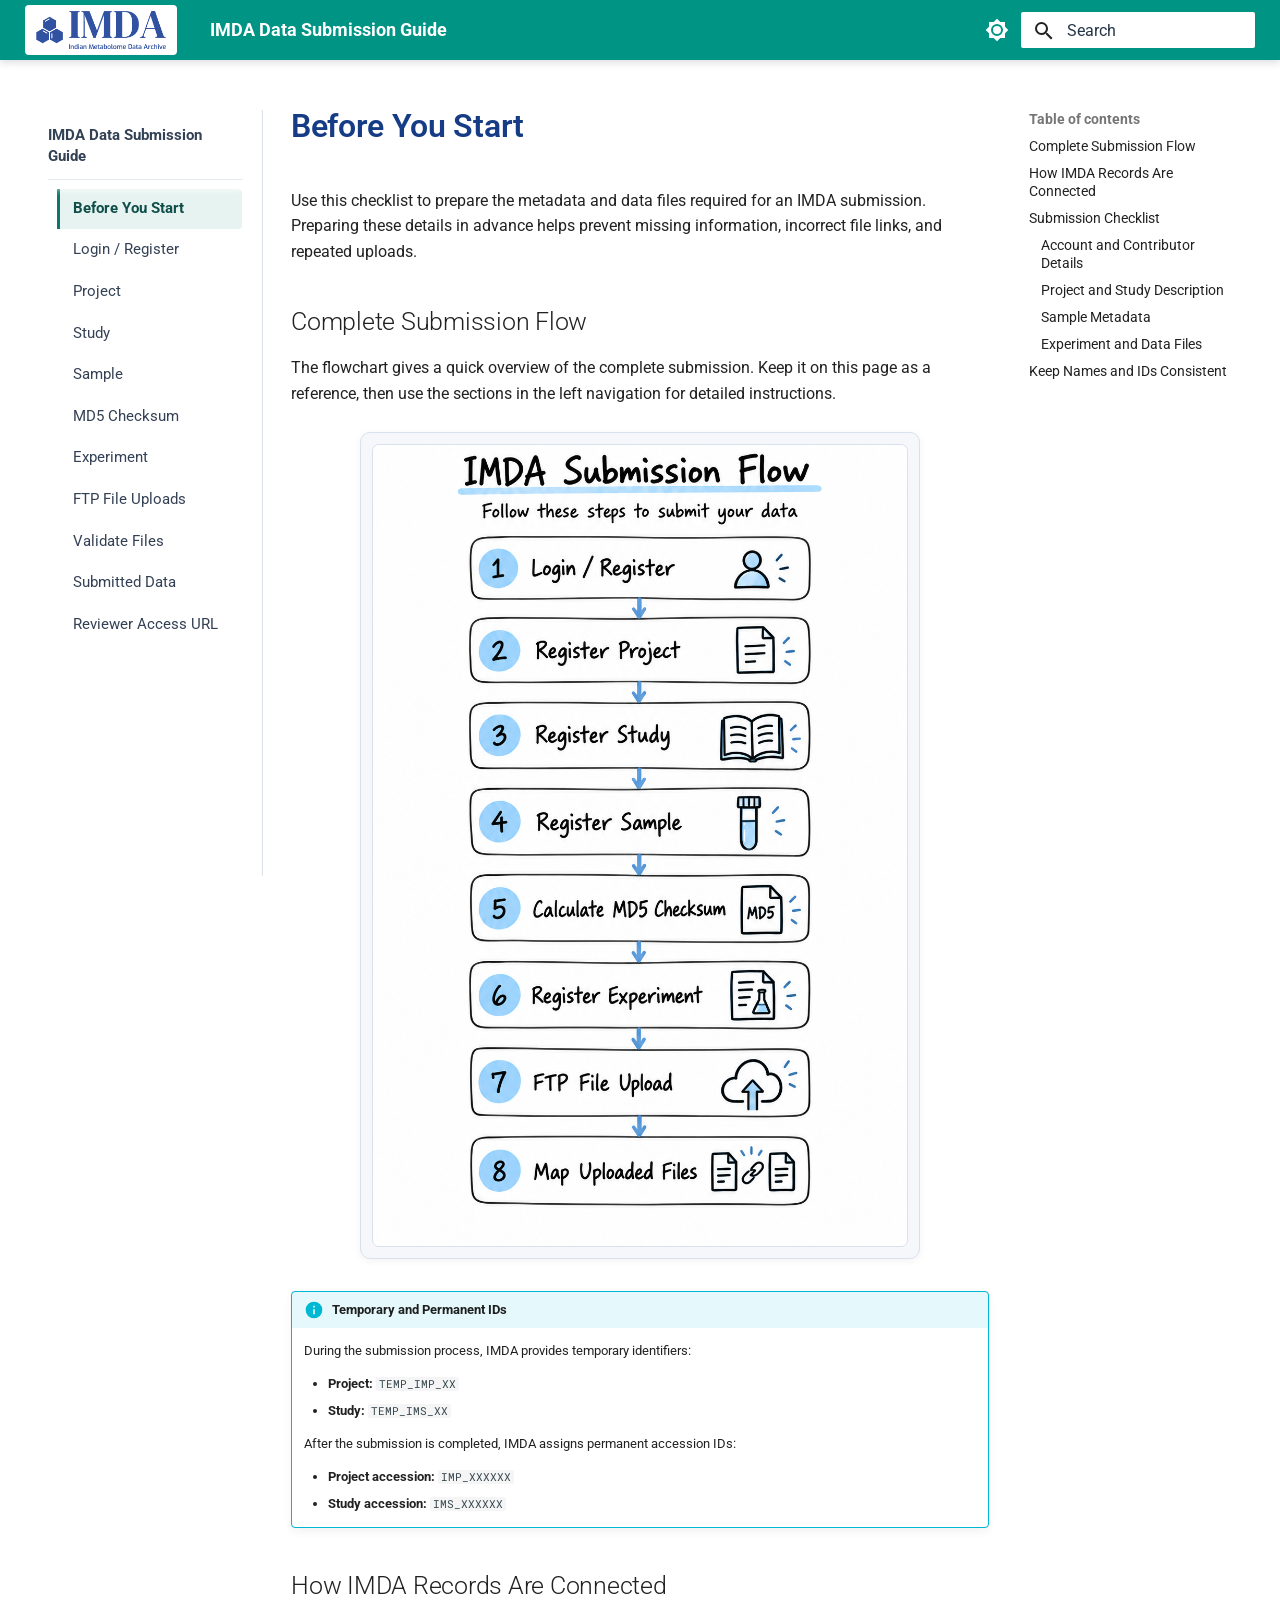
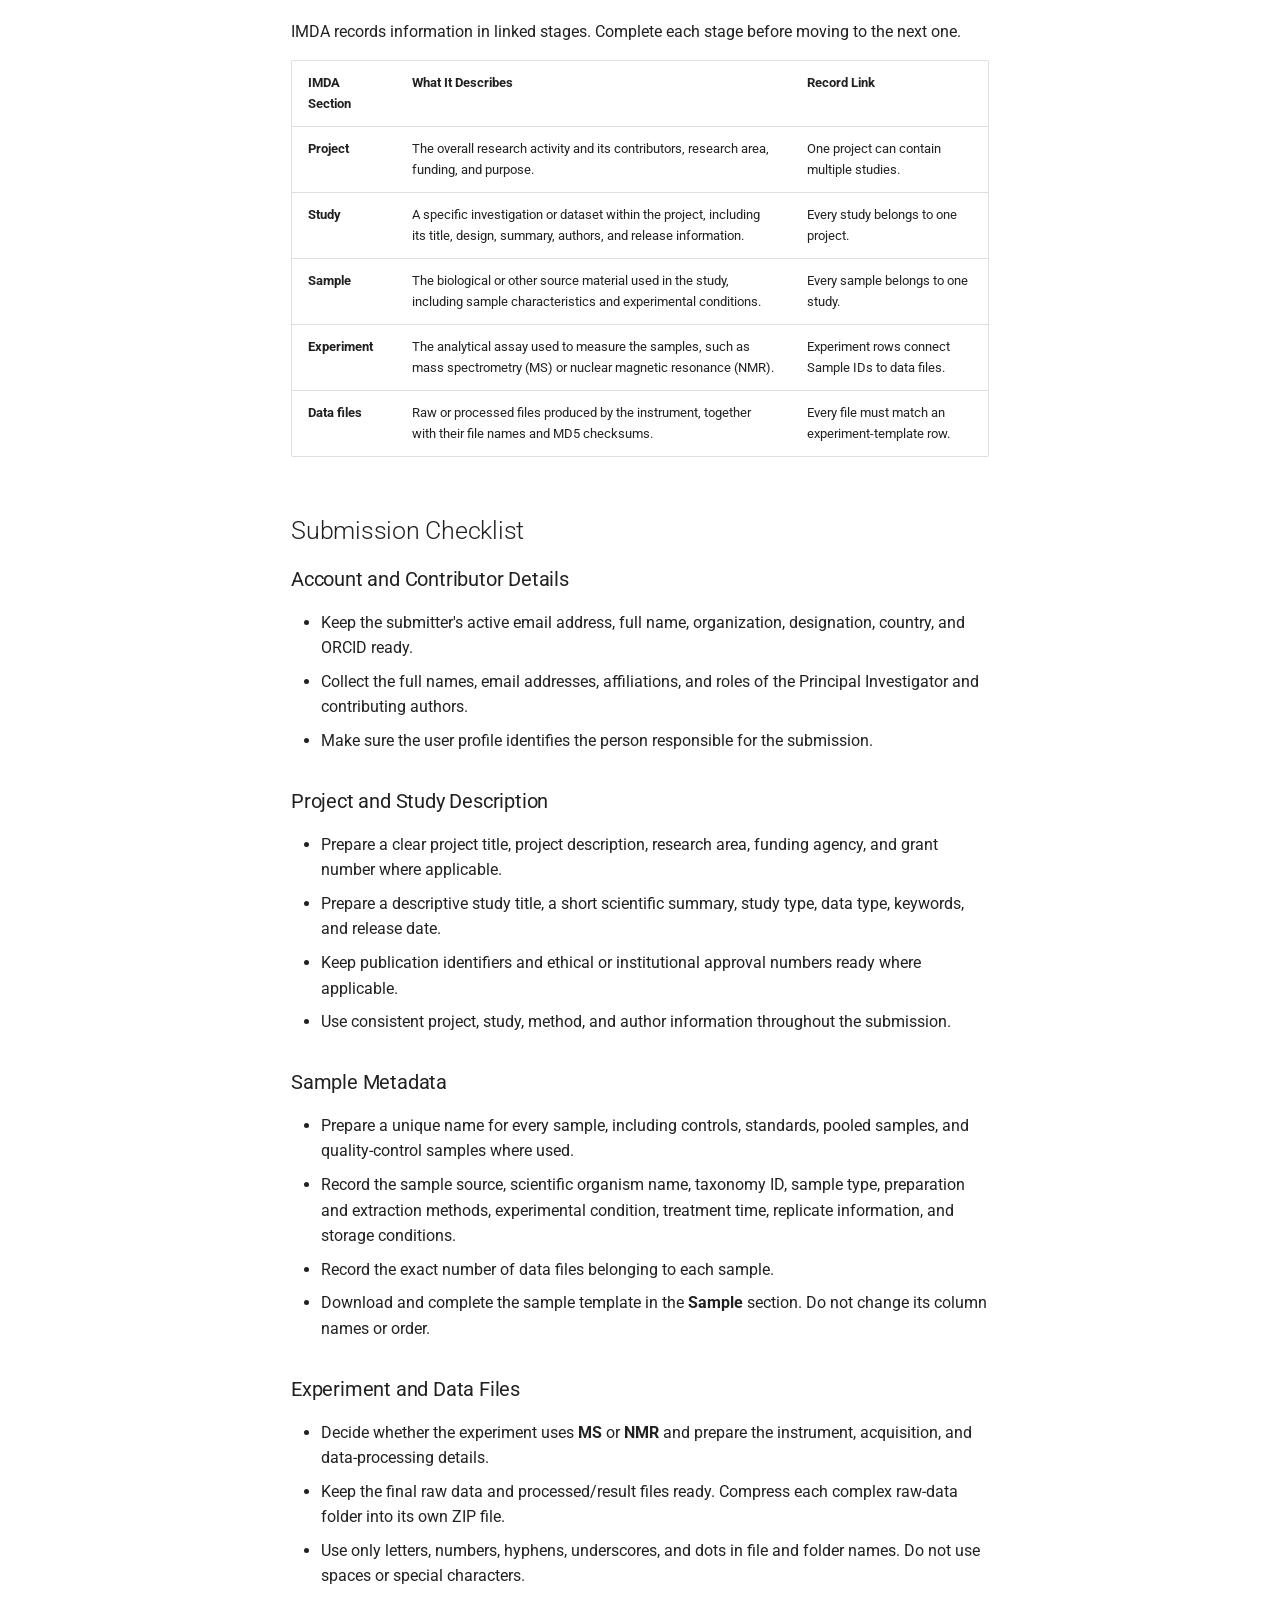
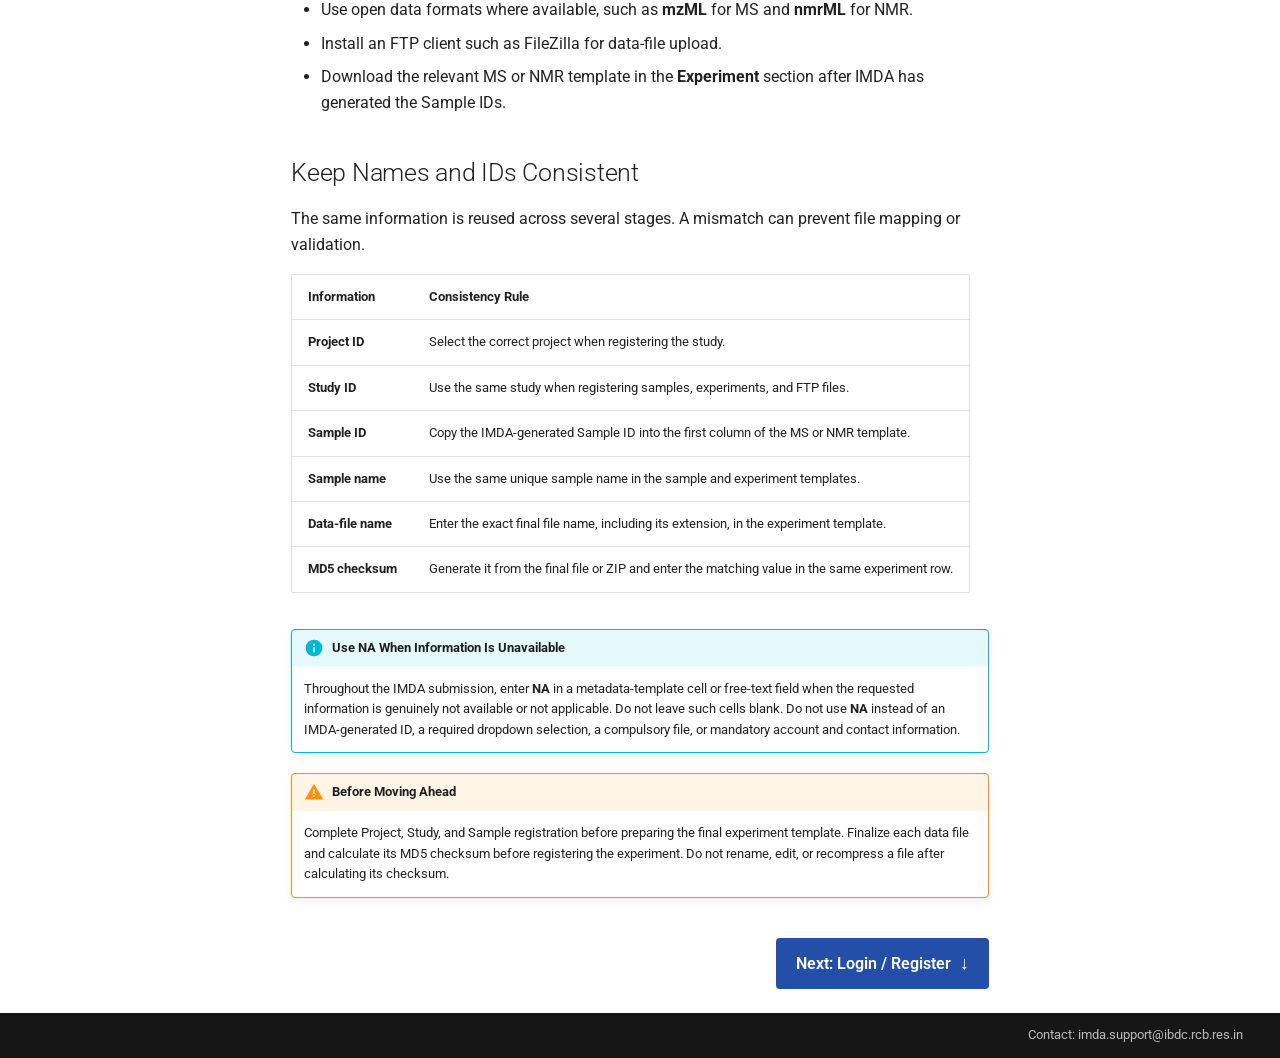
<file: index.html>
<!doctype html>
<html lang="en" class="no-js">
  <head>
    
      <meta charset="utf-8">
      <meta name="viewport" content="width=device-width,initial-scale=1">
      
      
        <meta name="author" content="Indian Metabolome Data Archive SOP Team">
      
      
        <link rel="canonical" href="https://imdasupport.github.io/imda-submission-guide/">
      
      
      
        <link rel="next" href="login-register/">
      
      
      <link rel="icon" href="assets/img/IMDA-favicon.ico">
      <meta name="generator" content="mkdocs-1.6.1, mkdocs-material-9.6.22">
    
    
      
        <title>IMDA Data Submission Guide</title>
      
    
    
      <link rel="stylesheet" href="assets/stylesheets/main.84d31ad4.min.css">
      
        
        <link rel="stylesheet" href="assets/stylesheets/palette.06af60db.min.css">
      
      


    
    
      
    
    
      
        
        
        <link rel="preconnect" href="https://fonts.gstatic.com" crossorigin>
        <link rel="stylesheet" href="https://fonts.googleapis.com/css?family=Roboto:300,300i,400,400i,700,700i%7CRoboto+Mono:400,400i,700,700i&display=fallback">
        <style>:root{--md-text-font:"Roboto";--md-code-font:"Roboto Mono"}</style>
      
    
    
      <link rel="stylesheet" href="assets/css/imda-sop.css">
    
    <script>__md_scope=new URL(".",location),__md_hash=e=>[...e].reduce(((e,_)=>(e<<5)-e+_.charCodeAt(0)),0),__md_get=(e,_=localStorage,t=__md_scope)=>JSON.parse(_.getItem(t.pathname+"."+e)),__md_set=(e,_,t=localStorage,a=__md_scope)=>{try{t.setItem(a.pathname+"."+e,JSON.stringify(_))}catch(e){}}</script>
    
      

    
    
    
  </head>
  
  
    
    
      
    
    
    
    
    <body dir="ltr" data-md-color-scheme="default" data-md-color-primary="white" data-md-color-accent="indigo">
  
    
    <input class="md-toggle" data-md-toggle="drawer" type="checkbox" id="__drawer" autocomplete="off">
    <input class="md-toggle" data-md-toggle="search" type="checkbox" id="__search" autocomplete="off">
    <label class="md-overlay" for="__drawer"></label>
    <div data-md-component="skip">
      
        
        <a href="#before-you-start" class="md-skip">
          Skip to content
        </a>
      
    </div>
    <div data-md-component="announce">
      
    </div>
    
    
      

  

<header class="md-header md-header--shadow" data-md-component="header">
  <nav class="md-header__inner md-grid" aria-label="Header">
    <a href="." title="IMDA Data Submission Guide" class="md-header__button md-logo" aria-label="IMDA Data Submission Guide" data-md-component="logo">
      
  <img src="assets/img/IMDAlogo.png" alt="logo">

    </a>
    <label class="md-header__button md-icon" for="__drawer">
      
      <svg xmlns="http://www.w3.org/2000/svg" viewBox="0 0 24 24"><path d="M3 6h18v2H3zm0 5h18v2H3zm0 5h18v2H3z"/></svg>
    </label>
    <div class="md-header__title" data-md-component="header-title">
      <div class="md-header__ellipsis">
        <div class="md-header__topic">
          <span class="md-ellipsis">
            IMDA Data Submission Guide
          </span>
        </div>
        <div class="md-header__topic" data-md-component="header-topic">
          <span class="md-ellipsis">
            
              Before You Start
            
          </span>
        </div>
      </div>
    </div>
    
      
        <form class="md-header__option" data-md-component="palette">
  
    
    
    
    <input class="md-option" data-md-color-media="(prefers-color-scheme: light)" data-md-color-scheme="default" data-md-color-primary="white" data-md-color-accent="indigo"  aria-label="Switch to dark mode"  type="radio" name="__palette" id="__palette_0">
    
      <label class="md-header__button md-icon" title="Switch to dark mode" for="__palette_1" hidden>
        <svg xmlns="http://www.w3.org/2000/svg" viewBox="0 0 24 24"><path d="M12 8a4 4 0 0 0-4 4 4 4 0 0 0 4 4 4 4 0 0 0 4-4 4 4 0 0 0-4-4m0 10a6 6 0 0 1-6-6 6 6 0 0 1 6-6 6 6 0 0 1 6 6 6 6 0 0 1-6 6m8-9.31V4h-4.69L12 .69 8.69 4H4v4.69L.69 12 4 15.31V20h4.69L12 23.31 15.31 20H20v-4.69L23.31 12z"/></svg>
      </label>
    
  
    
    
    
    <input class="md-option" data-md-color-media="(prefers-color-scheme: dark)" data-md-color-scheme="slate" data-md-color-primary="white" data-md-color-accent="indigo"  aria-label="Switch to light mode"  type="radio" name="__palette" id="__palette_1">
    
      <label class="md-header__button md-icon" title="Switch to light mode" for="__palette_0" hidden>
        <svg xmlns="http://www.w3.org/2000/svg" viewBox="0 0 24 24"><path d="M12 18c-.89 0-1.74-.2-2.5-.55C11.56 16.5 13 14.42 13 12s-1.44-4.5-3.5-5.45C10.26 6.2 11.11 6 12 6a6 6 0 0 1 6 6 6 6 0 0 1-6 6m8-9.31V4h-4.69L12 .69 8.69 4H4v4.69L.69 12 4 15.31V20h4.69L12 23.31 15.31 20H20v-4.69L23.31 12z"/></svg>
      </label>
    
  
</form>
      
    
    
      <script>var palette=__md_get("__palette");if(palette&&palette.color){if("(prefers-color-scheme)"===palette.color.media){var media=matchMedia("(prefers-color-scheme: light)"),input=document.querySelector(media.matches?"[data-md-color-media='(prefers-color-scheme: light)']":"[data-md-color-media='(prefers-color-scheme: dark)']");palette.color.media=input.getAttribute("data-md-color-media"),palette.color.scheme=input.getAttribute("data-md-color-scheme"),palette.color.primary=input.getAttribute("data-md-color-primary"),palette.color.accent=input.getAttribute("data-md-color-accent")}for(var[key,value]of Object.entries(palette.color))document.body.setAttribute("data-md-color-"+key,value)}</script>
    
    
    
      
      
        <label class="md-header__button md-icon" for="__search">
          
          <svg xmlns="http://www.w3.org/2000/svg" viewBox="0 0 24 24"><path d="M9.5 3A6.5 6.5 0 0 1 16 9.5c0 1.61-.59 3.09-1.56 4.23l.27.27h.79l5 5-1.5 1.5-5-5v-.79l-.27-.27A6.52 6.52 0 0 1 9.5 16 6.5 6.5 0 0 1 3 9.5 6.5 6.5 0 0 1 9.5 3m0 2C7 5 5 7 5 9.5S7 14 9.5 14 14 12 14 9.5 12 5 9.5 5"/></svg>
        </label>
        <div class="md-search" data-md-component="search" role="dialog">
  <label class="md-search__overlay" for="__search"></label>
  <div class="md-search__inner" role="search">
    <form class="md-search__form" name="search">
      <input type="text" class="md-search__input" name="query" aria-label="Search" placeholder="Search" autocapitalize="off" autocorrect="off" autocomplete="off" spellcheck="false" data-md-component="search-query" required>
      <label class="md-search__icon md-icon" for="__search">
        
        <svg xmlns="http://www.w3.org/2000/svg" viewBox="0 0 24 24"><path d="M9.5 3A6.5 6.5 0 0 1 16 9.5c0 1.61-.59 3.09-1.56 4.23l.27.27h.79l5 5-1.5 1.5-5-5v-.79l-.27-.27A6.52 6.52 0 0 1 9.5 16 6.5 6.5 0 0 1 3 9.5 6.5 6.5 0 0 1 9.5 3m0 2C7 5 5 7 5 9.5S7 14 9.5 14 14 12 14 9.5 12 5 9.5 5"/></svg>
        
        <svg xmlns="http://www.w3.org/2000/svg" viewBox="0 0 24 24"><path d="M20 11v2H8l5.5 5.5-1.42 1.42L4.16 12l7.92-7.92L13.5 5.5 8 11z"/></svg>
      </label>
      <nav class="md-search__options" aria-label="Search">
        
        <button type="reset" class="md-search__icon md-icon" title="Clear" aria-label="Clear" tabindex="-1">
          
          <svg xmlns="http://www.w3.org/2000/svg" viewBox="0 0 24 24"><path d="M19 6.41 17.59 5 12 10.59 6.41 5 5 6.41 10.59 12 5 17.59 6.41 19 12 13.41 17.59 19 19 17.59 13.41 12z"/></svg>
        </button>
      </nav>
      
        <div class="md-search__suggest" data-md-component="search-suggest"></div>
      
    </form>
    <div class="md-search__output">
      <div class="md-search__scrollwrap" tabindex="0" data-md-scrollfix>
        <div class="md-search-result" data-md-component="search-result">
          <div class="md-search-result__meta">
            Initializing search
          </div>
          <ol class="md-search-result__list" role="presentation"></ol>
        </div>
      </div>
    </div>
  </div>
</div>
      
    
    
  </nav>
  
</header>
    
    <div class="md-container" data-md-component="container">
      
      
        
          
        
      
      <main class="md-main" data-md-component="main">
        <div class="md-main__inner md-grid">
          
            
              
              <div class="md-sidebar md-sidebar--primary" data-md-component="sidebar" data-md-type="navigation" >
                <div class="md-sidebar__scrollwrap">
                  <div class="md-sidebar__inner">
                    



<nav class="md-nav md-nav--primary" aria-label="Navigation" data-md-level="0">
  <label class="md-nav__title" for="__drawer">
    <a href="." title="IMDA Data Submission Guide" class="md-nav__button md-logo" aria-label="IMDA Data Submission Guide" data-md-component="logo">
      
  <img src="assets/img/IMDAlogo.png" alt="logo">

    </a>
    IMDA Data Submission Guide
  </label>
  
  <ul class="md-nav__list" data-md-scrollfix>
    
      
      
  
  
    
  
  
  
    <li class="md-nav__item md-nav__item--active">
      
      <input class="md-nav__toggle md-toggle" type="checkbox" id="__toc">
      
      
        
      
      
        <label class="md-nav__link md-nav__link--active" for="__toc">
          
  
  
  <span class="md-ellipsis">
    Before You Start
    
  </span>
  

          <span class="md-nav__icon md-icon"></span>
        </label>
      
      <a href="." class="md-nav__link md-nav__link--active">
        
  
  
  <span class="md-ellipsis">
    Before You Start
    
  </span>
  

      </a>
      
        

<nav class="md-nav md-nav--secondary" aria-label="Table of contents">
  
  
  
    
  
  
    <label class="md-nav__title" for="__toc">
      <span class="md-nav__icon md-icon"></span>
      Table of contents
    </label>
    <ul class="md-nav__list" data-md-component="toc" data-md-scrollfix>
      
        <li class="md-nav__item">
  <a href="#complete-submission-flow" class="md-nav__link">
    <span class="md-ellipsis">
      Complete Submission Flow
    </span>
  </a>
  
</li>
      
        <li class="md-nav__item">
  <a href="#how-imda-records-are-connected" class="md-nav__link">
    <span class="md-ellipsis">
      How IMDA Records Are Connected
    </span>
  </a>
  
</li>
      
        <li class="md-nav__item">
  <a href="#submission-checklist" class="md-nav__link">
    <span class="md-ellipsis">
      Submission Checklist
    </span>
  </a>
  
    <nav class="md-nav" aria-label="Submission Checklist">
      <ul class="md-nav__list">
        
          <li class="md-nav__item">
  <a href="#account-and-contributor-details" class="md-nav__link">
    <span class="md-ellipsis">
      Account and Contributor Details
    </span>
  </a>
  
</li>
        
          <li class="md-nav__item">
  <a href="#project-and-study-description" class="md-nav__link">
    <span class="md-ellipsis">
      Project and Study Description
    </span>
  </a>
  
</li>
        
          <li class="md-nav__item">
  <a href="#sample-metadata" class="md-nav__link">
    <span class="md-ellipsis">
      Sample Metadata
    </span>
  </a>
  
</li>
        
          <li class="md-nav__item">
  <a href="#experiment-and-data-files" class="md-nav__link">
    <span class="md-ellipsis">
      Experiment and Data Files
    </span>
  </a>
  
</li>
        
      </ul>
    </nav>
  
</li>
      
        <li class="md-nav__item">
  <a href="#keep-names-and-ids-consistent" class="md-nav__link">
    <span class="md-ellipsis">
      Keep Names and IDs Consistent
    </span>
  </a>
  
</li>
      
    </ul>
  
</nav>
      
    </li>
  

    
      
      
  
  
  
  
    <li class="md-nav__item">
      <a href="login-register/" class="md-nav__link">
        
  
  
  <span class="md-ellipsis">
    Login / Register
    
  </span>
  

      </a>
    </li>
  

    
      
      
  
  
  
  
    <li class="md-nav__item">
      <a href="project/" class="md-nav__link">
        
  
  
  <span class="md-ellipsis">
    Project
    
  </span>
  

      </a>
    </li>
  

    
      
      
  
  
  
  
    <li class="md-nav__item">
      <a href="study/" class="md-nav__link">
        
  
  
  <span class="md-ellipsis">
    Study
    
  </span>
  

      </a>
    </li>
  

    
      
      
  
  
  
  
    <li class="md-nav__item">
      <a href="sample/" class="md-nav__link">
        
  
  
  <span class="md-ellipsis">
    Sample
    
  </span>
  

      </a>
    </li>
  

    
      
      
  
  
  
  
    <li class="md-nav__item">
      <a href="md5-checksum/" class="md-nav__link">
        
  
  
  <span class="md-ellipsis">
    MD5 Checksum
    
  </span>
  

      </a>
    </li>
  

    
      
      
  
  
  
  
    <li class="md-nav__item">
      <a href="experiment/" class="md-nav__link">
        
  
  
  <span class="md-ellipsis">
    Experiment
    
  </span>
  

      </a>
    </li>
  

    
      
      
  
  
  
  
    <li class="md-nav__item">
      <a href="ftp-file-uploads/" class="md-nav__link">
        
  
  
  <span class="md-ellipsis">
    FTP File Uploads
    
  </span>
  

      </a>
    </li>
  

    
      
      
  
  
  
  
    <li class="md-nav__item">
      <a href="map-uploaded-files/" class="md-nav__link">
        
  
  
  <span class="md-ellipsis">
    Validate Files
    
  </span>
  

      </a>
    </li>
  

    
      
      
  
  
  
  
    <li class="md-nav__item">
      <a href="submitted-data/" class="md-nav__link">
        
  
  
  <span class="md-ellipsis">
    Submitted Data
    
  </span>
  

      </a>
    </li>
  

    
      
      
  
  
  
  
    <li class="md-nav__item">
      <a href="reviewer-access-url/" class="md-nav__link">
        
  
  
  <span class="md-ellipsis">
    Reviewer Access URL
    
  </span>
  

      </a>
    </li>
  

    
  </ul>
</nav>
                  </div>
                </div>
              </div>
            
            
              
              <div class="md-sidebar md-sidebar--secondary" data-md-component="sidebar" data-md-type="toc" >
                <div class="md-sidebar__scrollwrap">
                  <div class="md-sidebar__inner">
                    

<nav class="md-nav md-nav--secondary" aria-label="Table of contents">
  
  
  
    
  
  
    <label class="md-nav__title" for="__toc">
      <span class="md-nav__icon md-icon"></span>
      Table of contents
    </label>
    <ul class="md-nav__list" data-md-component="toc" data-md-scrollfix>
      
        <li class="md-nav__item">
  <a href="#complete-submission-flow" class="md-nav__link">
    <span class="md-ellipsis">
      Complete Submission Flow
    </span>
  </a>
  
</li>
      
        <li class="md-nav__item">
  <a href="#how-imda-records-are-connected" class="md-nav__link">
    <span class="md-ellipsis">
      How IMDA Records Are Connected
    </span>
  </a>
  
</li>
      
        <li class="md-nav__item">
  <a href="#submission-checklist" class="md-nav__link">
    <span class="md-ellipsis">
      Submission Checklist
    </span>
  </a>
  
    <nav class="md-nav" aria-label="Submission Checklist">
      <ul class="md-nav__list">
        
          <li class="md-nav__item">
  <a href="#account-and-contributor-details" class="md-nav__link">
    <span class="md-ellipsis">
      Account and Contributor Details
    </span>
  </a>
  
</li>
        
          <li class="md-nav__item">
  <a href="#project-and-study-description" class="md-nav__link">
    <span class="md-ellipsis">
      Project and Study Description
    </span>
  </a>
  
</li>
        
          <li class="md-nav__item">
  <a href="#sample-metadata" class="md-nav__link">
    <span class="md-ellipsis">
      Sample Metadata
    </span>
  </a>
  
</li>
        
          <li class="md-nav__item">
  <a href="#experiment-and-data-files" class="md-nav__link">
    <span class="md-ellipsis">
      Experiment and Data Files
    </span>
  </a>
  
</li>
        
      </ul>
    </nav>
  
</li>
      
        <li class="md-nav__item">
  <a href="#keep-names-and-ids-consistent" class="md-nav__link">
    <span class="md-ellipsis">
      Keep Names and IDs Consistent
    </span>
  </a>
  
</li>
      
    </ul>
  
</nav>
                  </div>
                </div>
              </div>
            
          
          
            <div class="md-content" data-md-component="content">
              <article class="md-content__inner md-typeset">
                
                  



<h1 id="before-you-start">Before You Start</h1>
<p>Use this checklist to prepare the metadata and data files required for an IMDA submission. Preparing these details in advance helps prevent missing information, incorrect file links, and repeated uploads.</p>
<h2 id="complete-submission-flow">Complete Submission Flow</h2>
<p>The flowchart gives a quick overview of the complete submission. Keep it on this page as a reference, then use the sections in the left navigation for detailed instructions.</p>
<div class="imda-flowchart">
  <img src="assets/img/submission_flow.png" alt="IMDA submission workflow from login and registration to file validation.">
</div>

<div class="admonition info">
<p class="admonition-title">Temporary and Permanent IDs</p>
<p>During the submission process, IMDA provides temporary identifiers:</p>
<ul>
<li><strong>Project:</strong> <code>TEMP_IMP_XX</code></li>
<li><strong>Study:</strong> <code>TEMP_IMS_XX</code></li>
</ul>
<p>After the submission is completed, IMDA assigns permanent accession IDs:</p>
<ul>
<li><strong>Project accession:</strong> <code>IMP_XXXXXX</code></li>
<li><strong>Study accession:</strong> <code>IMS_XXXXXX</code></li>
</ul>
</div>
<h2 id="how-imda-records-are-connected">How IMDA Records Are Connected</h2>
<p>IMDA records information in linked stages. Complete each stage before moving to the next one.</p>
<table>
<thead>
<tr>
<th style="text-align: left;">IMDA Section</th>
<th style="text-align: left;">What It Describes</th>
<th style="text-align: left;">Record Link</th>
</tr>
</thead>
<tbody>
<tr>
<td style="text-align: left;"><strong>Project</strong></td>
<td style="text-align: left;">The overall research activity and its contributors, research area, funding, and purpose.</td>
<td style="text-align: left;">One project can contain multiple studies.</td>
</tr>
<tr>
<td style="text-align: left;"><strong>Study</strong></td>
<td style="text-align: left;">A specific investigation or dataset within the project, including its title, design, summary, authors, and release information.</td>
<td style="text-align: left;">Every study belongs to one project.</td>
</tr>
<tr>
<td style="text-align: left;"><strong>Sample</strong></td>
<td style="text-align: left;">The biological or other source material used in the study, including sample characteristics and experimental conditions.</td>
<td style="text-align: left;">Every sample belongs to one study.</td>
</tr>
<tr>
<td style="text-align: left;"><strong>Experiment</strong></td>
<td style="text-align: left;">The analytical assay used to measure the samples, such as mass spectrometry (MS) or nuclear magnetic resonance (NMR).</td>
<td style="text-align: left;">Experiment rows connect Sample IDs to data files.</td>
</tr>
<tr>
<td style="text-align: left;"><strong>Data files</strong></td>
<td style="text-align: left;">Raw or processed files produced by the instrument, together with their file names and MD5 checksums.</td>
<td style="text-align: left;">Every file must match an experiment-template row.</td>
</tr>
</tbody>
</table>
<h2 id="submission-checklist">Submission Checklist</h2>
<h3 id="account-and-contributor-details">Account and Contributor Details</h3>
<ul>
<li>Keep the submitter's active email address, full name, organization, designation, country, and ORCID ready.</li>
<li>Collect the full names, email addresses, affiliations, and roles of the Principal Investigator and contributing authors.</li>
<li>Make sure the user profile identifies the person responsible for the submission.</li>
</ul>
<h3 id="project-and-study-description">Project and Study Description</h3>
<ul>
<li>Prepare a clear project title, project description, research area, funding agency, and grant number where applicable.</li>
<li>Prepare a descriptive study title, a short scientific summary, study type, data type, keywords, and release date.</li>
<li>Keep publication identifiers and ethical or institutional approval numbers ready where applicable.</li>
<li>Use consistent project, study, method, and author information throughout the submission.</li>
</ul>
<h3 id="sample-metadata">Sample Metadata</h3>
<ul>
<li>Prepare a unique name for every sample, including controls, standards, pooled samples, and quality-control samples where used.</li>
<li>Record the sample source, scientific organism name, taxonomy ID, sample type, preparation and extraction methods, experimental condition, treatment time, replicate information, and storage conditions.</li>
<li>Record the exact number of data files belonging to each sample.</li>
<li>Download and complete the sample template in the <strong>Sample</strong> section. Do not change its column names or order.</li>
</ul>
<h3 id="experiment-and-data-files">Experiment and Data Files</h3>
<ul>
<li>Decide whether the experiment uses <strong>MS</strong> or <strong>NMR</strong> and prepare the instrument, acquisition, and data-processing details.</li>
<li>Keep the final raw data and processed/result files ready. Compress each complex raw-data folder into its own ZIP file.</li>
<li>Use only letters, numbers, hyphens, underscores, and dots in file and folder names. Do not use spaces or special characters.</li>
<li>Use open data formats where available, such as <strong>mzML</strong> for MS and <strong>nmrML</strong> for NMR.</li>
<li>Install an FTP client such as FileZilla for data-file upload.</li>
<li>Download the relevant MS or NMR template in the <strong>Experiment</strong> section after IMDA has generated the Sample IDs.</li>
</ul>
<h2 id="keep-names-and-ids-consistent">Keep Names and IDs Consistent</h2>
<p>The same information is reused across several stages. A mismatch can prevent file mapping or validation.</p>
<table>
<thead>
<tr>
<th style="text-align: left;">Information</th>
<th style="text-align: left;">Consistency Rule</th>
</tr>
</thead>
<tbody>
<tr>
<td style="text-align: left;"><strong>Project ID</strong></td>
<td style="text-align: left;">Select the correct project when registering the study.</td>
</tr>
<tr>
<td style="text-align: left;"><strong>Study ID</strong></td>
<td style="text-align: left;">Use the same study when registering samples, experiments, and FTP files.</td>
</tr>
<tr>
<td style="text-align: left;"><strong>Sample ID</strong></td>
<td style="text-align: left;">Copy the IMDA-generated Sample ID into the first column of the MS or NMR template.</td>
</tr>
<tr>
<td style="text-align: left;"><strong>Sample name</strong></td>
<td style="text-align: left;">Use the same unique sample name in the sample and experiment templates.</td>
</tr>
<tr>
<td style="text-align: left;"><strong>Data-file name</strong></td>
<td style="text-align: left;">Enter the exact final file name, including its extension, in the experiment template.</td>
</tr>
<tr>
<td style="text-align: left;"><strong>MD5 checksum</strong></td>
<td style="text-align: left;">Generate it from the final file or ZIP and enter the matching value in the same experiment row.</td>
</tr>
</tbody>
</table>
<div class="admonition info">
<p class="admonition-title">Use NA When Information Is Unavailable</p>
<p>Throughout the IMDA submission, enter <strong>NA</strong> in a metadata-template cell or free-text field when the requested information is genuinely not available or not applicable. Do not leave such cells blank. Do not use <strong>NA</strong> instead of an IMDA-generated ID, a required dropdown selection, a compulsory file, or mandatory account and contact information.</p>
</div>
<div class="admonition warning">
<p class="admonition-title">Before Moving Ahead</p>
<p>Complete Project, Study, and Sample registration before preparing the final experiment template. Finalize each data file and calculate its MD5 checksum before registering the experiment. Do not rename, edit, or recompress a file after calculating its checksum.</p>
</div>
<div class="imda-next-step">
  <a href="login-register/" aria-label="Continue to Login and Register">Next: Login / Register <span aria-hidden="true">&darr;</span></a>
</div>












                
              </article>
            </div>
          
          
<script>var target=document.getElementById(location.hash.slice(1));target&&target.name&&(target.checked=target.name.startsWith("__tabbed_"))</script>
        </div>
        
          <button type="button" class="md-top md-icon" data-md-component="top" hidden>
  
  <svg xmlns="http://www.w3.org/2000/svg" viewBox="0 0 24 24"><path d="M13 20h-2V8l-5.5 5.5-1.42-1.42L12 4.16l7.92 7.92-1.42 1.42L13 8z"/></svg>
  Back to top
</button>
        
      </main>
      
        <footer class="md-footer">
  
  <div class="md-footer-meta md-typeset">
    <div class="md-footer-meta__inner md-grid">
      <div class="md-copyright">
  
    <div class="md-copyright__highlight">
      Contact: imda.support@ibdc.rcb.res.in
    </div>
  
  
</div>
      
    </div>
  </div>
</footer>
      
    </div>
    <div class="md-dialog" data-md-component="dialog">
      <div class="md-dialog__inner md-typeset"></div>
    </div>
    
    
    
      
      <script id="__config" type="application/json">{"base": ".", "features": ["navigation.expand", "toc.follow", "navigation.top", "search.suggest", "search.highlight", "content.code.copy"], "search": "assets/javascripts/workers/search.973d3a69.min.js", "tags": null, "translations": {"clipboard.copied": "Copied to clipboard", "clipboard.copy": "Copy to clipboard", "search.result.more.one": "1 more on this page", "search.result.more.other": "# more on this page", "search.result.none": "No matching documents", "search.result.one": "1 matching document", "search.result.other": "# matching documents", "search.result.placeholder": "Type to start searching", "search.result.term.missing": "Missing", "select.version": "Select version"}, "version": null}</script>
    
    
      <script src="assets/javascripts/bundle.f55a23d4.min.js"></script>
      
        <script src="assets/js/imda-image-viewer.js"></script>
      
    
  </body>
</html>
</file>
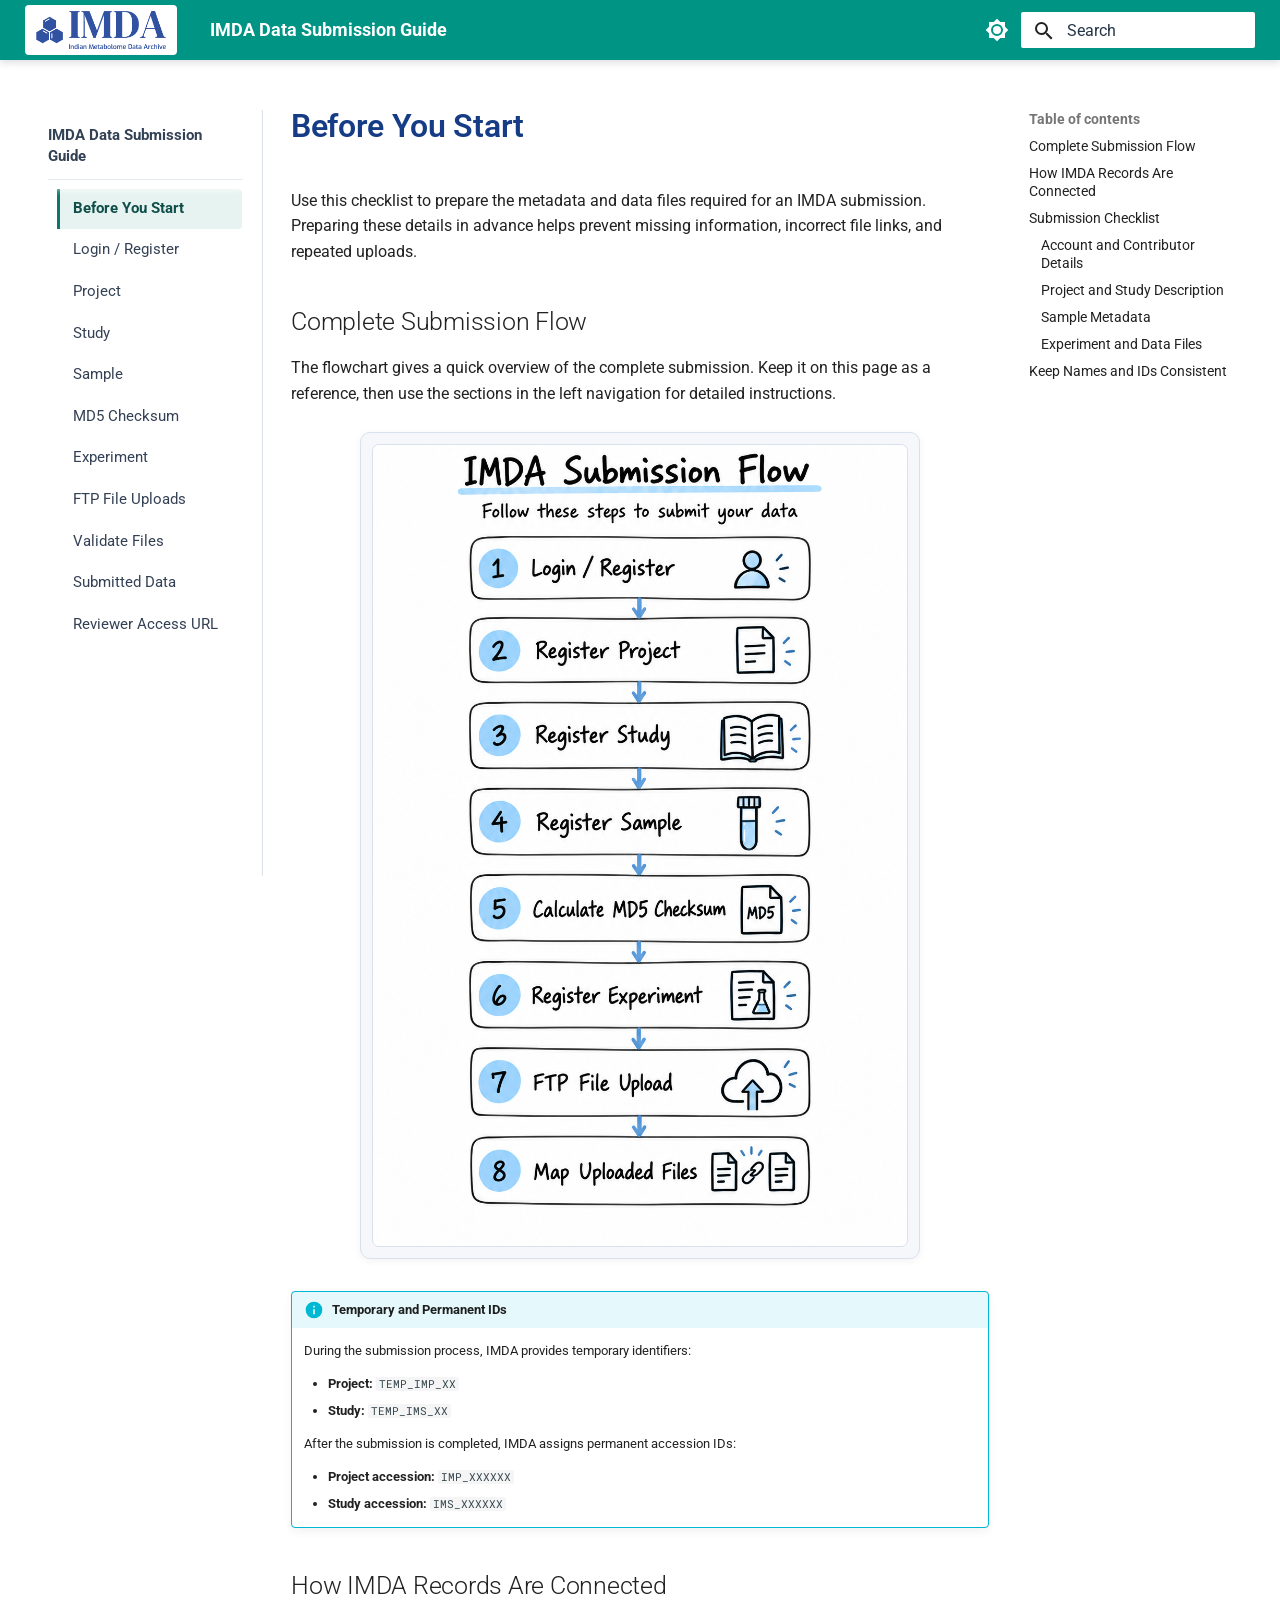
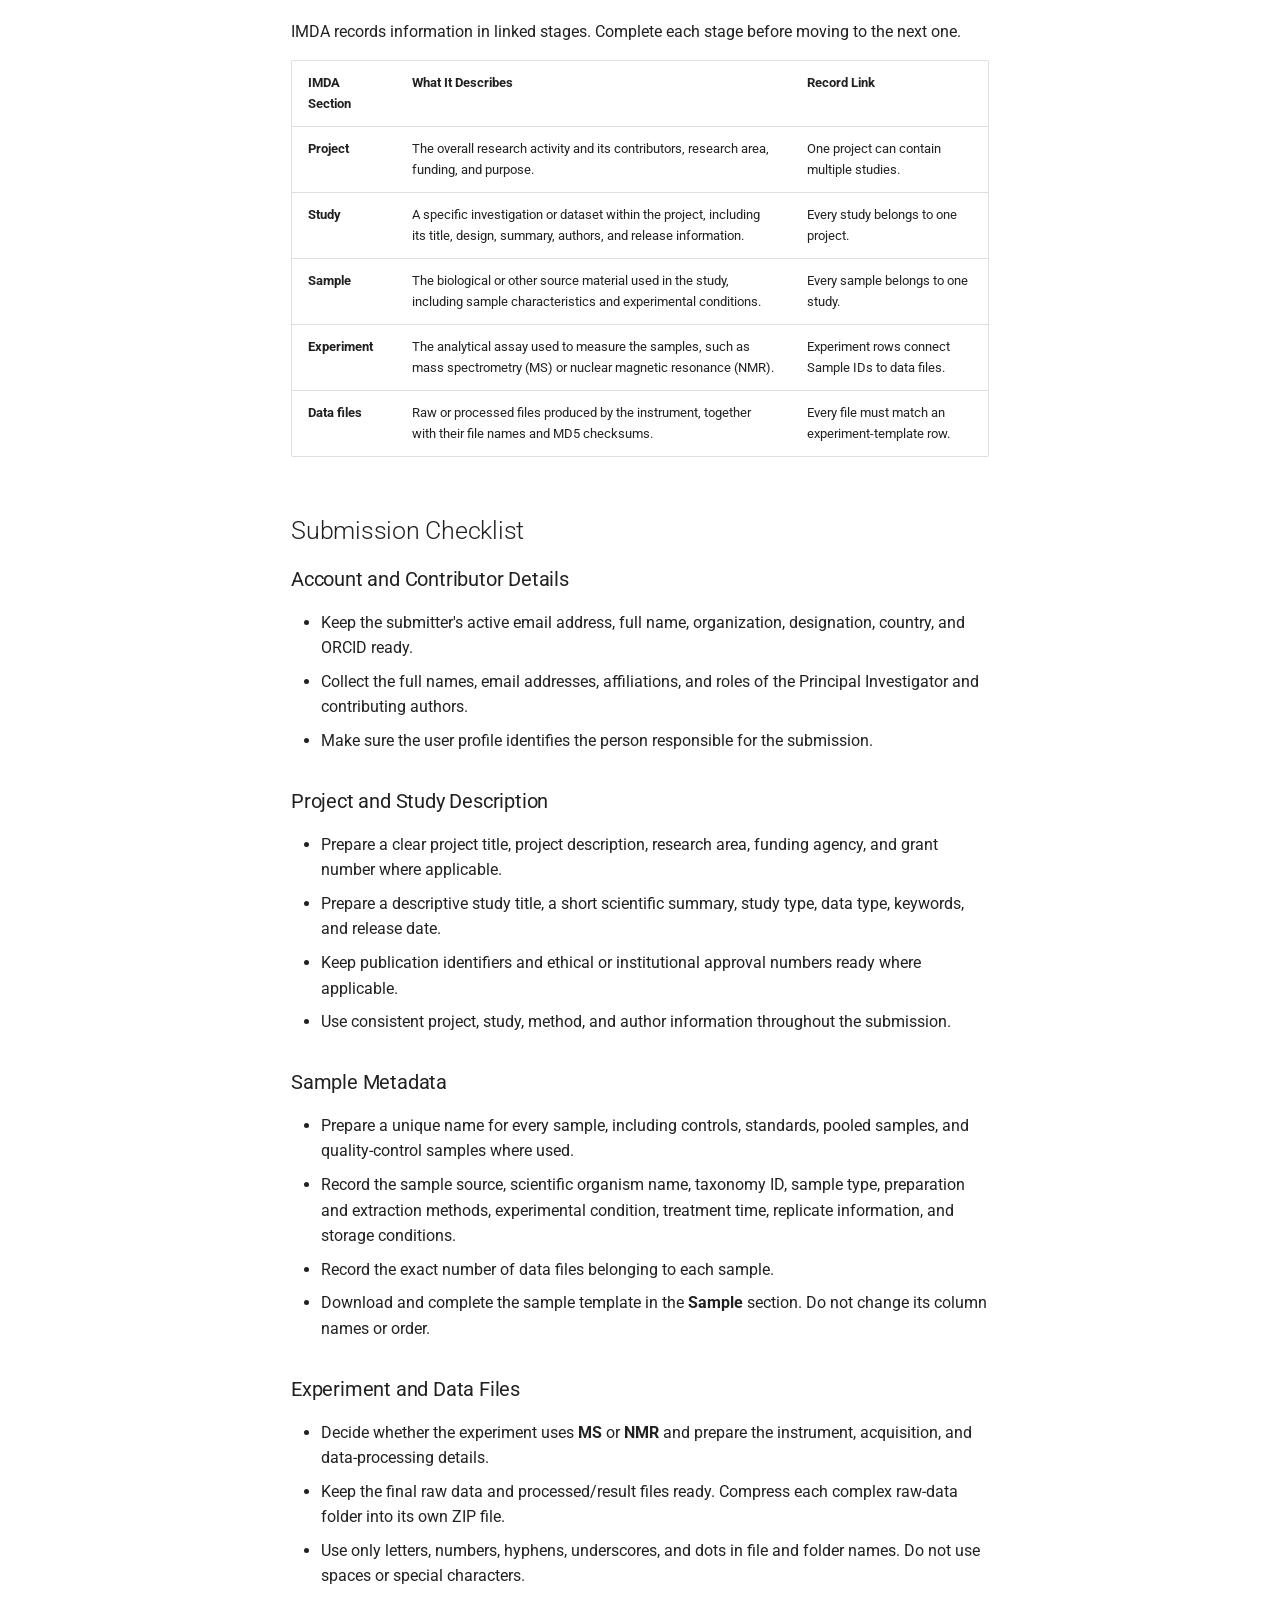
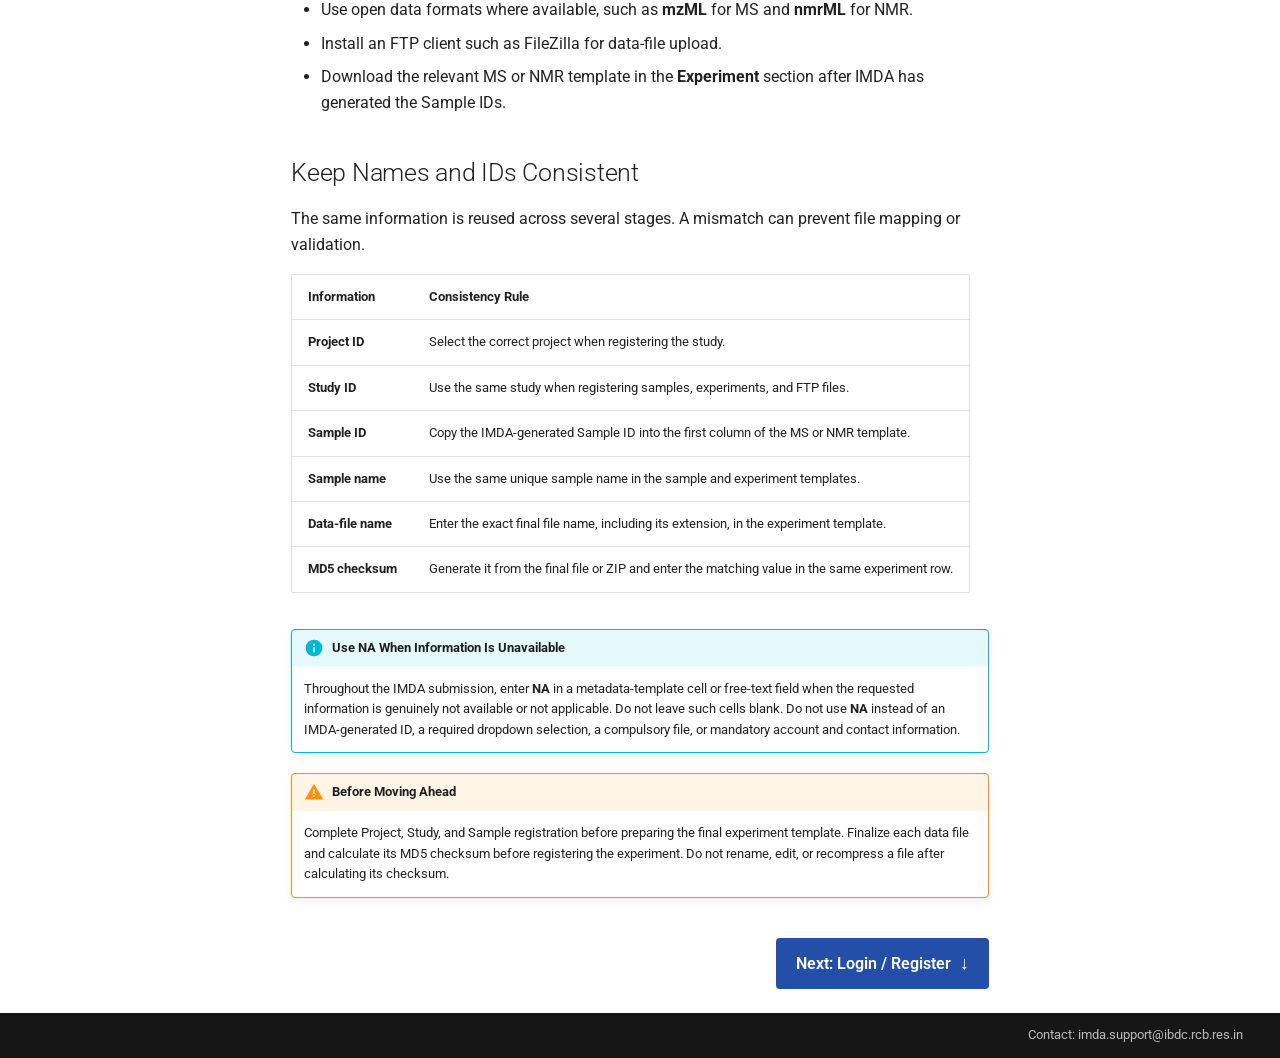
<file: before-you-start/index.html>
<!doctype html>
<html lang="en" class="no-js">
  <head>
    
      <meta charset="utf-8">
      <meta name="viewport" content="width=device-width,initial-scale=1">
      
      
        <meta name="author" content="Indian Metabolome Data Archive SOP Team">
      
      
        <link rel="canonical" href="https://imdasupport.github.io/imda-submission-guide/before-you-start/">
      
      
      
        <link rel="next" href="../login-register/">
      
      
      <link rel="icon" href="../assets/img/IMDA-favicon.ico">
      <meta name="generator" content="mkdocs-1.6.1, mkdocs-material-9.6.22">
    
    
      
        <title>Before You Start - IMDA Data Submission Guide</title>
      
    
    
      <link rel="stylesheet" href="../assets/stylesheets/main.84d31ad4.min.css">
      
        
        <link rel="stylesheet" href="../assets/stylesheets/palette.06af60db.min.css">
      
      


    
    
      
    
    
      
        
        
        <link rel="preconnect" href="https://fonts.gstatic.com" crossorigin>
        <link rel="stylesheet" href="https://fonts.googleapis.com/css?family=Roboto:300,300i,400,400i,700,700i%7CRoboto+Mono:400,400i,700,700i&display=fallback">
        <style>:root{--md-text-font:"Roboto";--md-code-font:"Roboto Mono"}</style>
      
    
    
      <link rel="stylesheet" href="../assets/css/imda-sop.css">
    
    <script>__md_scope=new URL("..",location),__md_hash=e=>[...e].reduce(((e,_)=>(e<<5)-e+_.charCodeAt(0)),0),__md_get=(e,_=localStorage,t=__md_scope)=>JSON.parse(_.getItem(t.pathname+"."+e)),__md_set=(e,_,t=localStorage,a=__md_scope)=>{try{t.setItem(a.pathname+"."+e,JSON.stringify(_))}catch(e){}}</script>
    
      

    
    
    
  </head>
  
  
    
    
      
    
    
    
    
    <body dir="ltr" data-md-color-scheme="default" data-md-color-primary="white" data-md-color-accent="indigo">
  
    
    <input class="md-toggle" data-md-toggle="drawer" type="checkbox" id="__drawer" autocomplete="off">
    <input class="md-toggle" data-md-toggle="search" type="checkbox" id="__search" autocomplete="off">
    <label class="md-overlay" for="__drawer"></label>
    <div data-md-component="skip">
      
        
        <a href="#before-you-start" class="md-skip">
          Skip to content
        </a>
      
    </div>
    <div data-md-component="announce">
      
    </div>
    
    
      

  

<header class="md-header md-header--shadow" data-md-component="header">
  <nav class="md-header__inner md-grid" aria-label="Header">
    <a href=".." title="IMDA Data Submission Guide" class="md-header__button md-logo" aria-label="IMDA Data Submission Guide" data-md-component="logo">
      
  <img src="../assets/img/IMDAlogo.png" alt="logo">

    </a>
    <label class="md-header__button md-icon" for="__drawer">
      
      <svg xmlns="http://www.w3.org/2000/svg" viewBox="0 0 24 24"><path d="M3 6h18v2H3zm0 5h18v2H3zm0 5h18v2H3z"/></svg>
    </label>
    <div class="md-header__title" data-md-component="header-title">
      <div class="md-header__ellipsis">
        <div class="md-header__topic">
          <span class="md-ellipsis">
            IMDA Data Submission Guide
          </span>
        </div>
        <div class="md-header__topic" data-md-component="header-topic">
          <span class="md-ellipsis">
            
              Before You Start
            
          </span>
        </div>
      </div>
    </div>
    
      
        <form class="md-header__option" data-md-component="palette">
  
    
    
    
    <input class="md-option" data-md-color-media="(prefers-color-scheme: light)" data-md-color-scheme="default" data-md-color-primary="white" data-md-color-accent="indigo"  aria-label="Switch to dark mode"  type="radio" name="__palette" id="__palette_0">
    
      <label class="md-header__button md-icon" title="Switch to dark mode" for="__palette_1" hidden>
        <svg xmlns="http://www.w3.org/2000/svg" viewBox="0 0 24 24"><path d="M12 8a4 4 0 0 0-4 4 4 4 0 0 0 4 4 4 4 0 0 0 4-4 4 4 0 0 0-4-4m0 10a6 6 0 0 1-6-6 6 6 0 0 1 6-6 6 6 0 0 1 6 6 6 6 0 0 1-6 6m8-9.31V4h-4.69L12 .69 8.69 4H4v4.69L.69 12 4 15.31V20h4.69L12 23.31 15.31 20H20v-4.69L23.31 12z"/></svg>
      </label>
    
  
    
    
    
    <input class="md-option" data-md-color-media="(prefers-color-scheme: dark)" data-md-color-scheme="slate" data-md-color-primary="white" data-md-color-accent="indigo"  aria-label="Switch to light mode"  type="radio" name="__palette" id="__palette_1">
    
      <label class="md-header__button md-icon" title="Switch to light mode" for="__palette_0" hidden>
        <svg xmlns="http://www.w3.org/2000/svg" viewBox="0 0 24 24"><path d="M12 18c-.89 0-1.74-.2-2.5-.55C11.56 16.5 13 14.42 13 12s-1.44-4.5-3.5-5.45C10.26 6.2 11.11 6 12 6a6 6 0 0 1 6 6 6 6 0 0 1-6 6m8-9.31V4h-4.69L12 .69 8.69 4H4v4.69L.69 12 4 15.31V20h4.69L12 23.31 15.31 20H20v-4.69L23.31 12z"/></svg>
      </label>
    
  
</form>
      
    
    
      <script>var palette=__md_get("__palette");if(palette&&palette.color){if("(prefers-color-scheme)"===palette.color.media){var media=matchMedia("(prefers-color-scheme: light)"),input=document.querySelector(media.matches?"[data-md-color-media='(prefers-color-scheme: light)']":"[data-md-color-media='(prefers-color-scheme: dark)']");palette.color.media=input.getAttribute("data-md-color-media"),palette.color.scheme=input.getAttribute("data-md-color-scheme"),palette.color.primary=input.getAttribute("data-md-color-primary"),palette.color.accent=input.getAttribute("data-md-color-accent")}for(var[key,value]of Object.entries(palette.color))document.body.setAttribute("data-md-color-"+key,value)}</script>
    
    
    
      
      
        <label class="md-header__button md-icon" for="__search">
          
          <svg xmlns="http://www.w3.org/2000/svg" viewBox="0 0 24 24"><path d="M9.5 3A6.5 6.5 0 0 1 16 9.5c0 1.61-.59 3.09-1.56 4.23l.27.27h.79l5 5-1.5 1.5-5-5v-.79l-.27-.27A6.52 6.52 0 0 1 9.5 16 6.5 6.5 0 0 1 3 9.5 6.5 6.5 0 0 1 9.5 3m0 2C7 5 5 7 5 9.5S7 14 9.5 14 14 12 14 9.5 12 5 9.5 5"/></svg>
        </label>
        <div class="md-search" data-md-component="search" role="dialog">
  <label class="md-search__overlay" for="__search"></label>
  <div class="md-search__inner" role="search">
    <form class="md-search__form" name="search">
      <input type="text" class="md-search__input" name="query" aria-label="Search" placeholder="Search" autocapitalize="off" autocorrect="off" autocomplete="off" spellcheck="false" data-md-component="search-query" required>
      <label class="md-search__icon md-icon" for="__search">
        
        <svg xmlns="http://www.w3.org/2000/svg" viewBox="0 0 24 24"><path d="M9.5 3A6.5 6.5 0 0 1 16 9.5c0 1.61-.59 3.09-1.56 4.23l.27.27h.79l5 5-1.5 1.5-5-5v-.79l-.27-.27A6.52 6.52 0 0 1 9.5 16 6.5 6.5 0 0 1 3 9.5 6.5 6.5 0 0 1 9.5 3m0 2C7 5 5 7 5 9.5S7 14 9.5 14 14 12 14 9.5 12 5 9.5 5"/></svg>
        
        <svg xmlns="http://www.w3.org/2000/svg" viewBox="0 0 24 24"><path d="M20 11v2H8l5.5 5.5-1.42 1.42L4.16 12l7.92-7.92L13.5 5.5 8 11z"/></svg>
      </label>
      <nav class="md-search__options" aria-label="Search">
        
        <button type="reset" class="md-search__icon md-icon" title="Clear" aria-label="Clear" tabindex="-1">
          
          <svg xmlns="http://www.w3.org/2000/svg" viewBox="0 0 24 24"><path d="M19 6.41 17.59 5 12 10.59 6.41 5 5 6.41 10.59 12 5 17.59 6.41 19 12 13.41 17.59 19 19 17.59 13.41 12z"/></svg>
        </button>
      </nav>
      
        <div class="md-search__suggest" data-md-component="search-suggest"></div>
      
    </form>
    <div class="md-search__output">
      <div class="md-search__scrollwrap" tabindex="0" data-md-scrollfix>
        <div class="md-search-result" data-md-component="search-result">
          <div class="md-search-result__meta">
            Initializing search
          </div>
          <ol class="md-search-result__list" role="presentation"></ol>
        </div>
      </div>
    </div>
  </div>
</div>
      
    
    
  </nav>
  
</header>
    
    <div class="md-container" data-md-component="container">
      
      
        
          
        
      
      <main class="md-main" data-md-component="main">
        <div class="md-main__inner md-grid">
          
            
              
              <div class="md-sidebar md-sidebar--primary" data-md-component="sidebar" data-md-type="navigation" >
                <div class="md-sidebar__scrollwrap">
                  <div class="md-sidebar__inner">
                    



<nav class="md-nav md-nav--primary" aria-label="Navigation" data-md-level="0">
  <label class="md-nav__title" for="__drawer">
    <a href=".." title="IMDA Data Submission Guide" class="md-nav__button md-logo" aria-label="IMDA Data Submission Guide" data-md-component="logo">
      
  <img src="../assets/img/IMDAlogo.png" alt="logo">

    </a>
    IMDA Data Submission Guide
  </label>
  
  <ul class="md-nav__list" data-md-scrollfix>
    
      
      
  
  
    
  
  
  
    <li class="md-nav__item md-nav__item--active">
      
      <input class="md-nav__toggle md-toggle" type="checkbox" id="__toc">
      
      
        
      
      
        <label class="md-nav__link md-nav__link--active" for="__toc">
          
  
  
  <span class="md-ellipsis">
    Before You Start
    
  </span>
  

          <span class="md-nav__icon md-icon"></span>
        </label>
      
      <a href="./" class="md-nav__link md-nav__link--active">
        
  
  
  <span class="md-ellipsis">
    Before You Start
    
  </span>
  

      </a>
      
        

<nav class="md-nav md-nav--secondary" aria-label="Table of contents">
  
  
  
    
  
  
    <label class="md-nav__title" for="__toc">
      <span class="md-nav__icon md-icon"></span>
      Table of contents
    </label>
    <ul class="md-nav__list" data-md-component="toc" data-md-scrollfix>
      
        <li class="md-nav__item">
  <a href="#complete-submission-flow" class="md-nav__link">
    <span class="md-ellipsis">
      Complete Submission Flow
    </span>
  </a>
  
</li>
      
        <li class="md-nav__item">
  <a href="#how-imda-records-are-connected" class="md-nav__link">
    <span class="md-ellipsis">
      How IMDA Records Are Connected
    </span>
  </a>
  
</li>
      
        <li class="md-nav__item">
  <a href="#submission-checklist" class="md-nav__link">
    <span class="md-ellipsis">
      Submission Checklist
    </span>
  </a>
  
    <nav class="md-nav" aria-label="Submission Checklist">
      <ul class="md-nav__list">
        
          <li class="md-nav__item">
  <a href="#account-and-contributor-details" class="md-nav__link">
    <span class="md-ellipsis">
      Account and Contributor Details
    </span>
  </a>
  
</li>
        
          <li class="md-nav__item">
  <a href="#project-and-study-description" class="md-nav__link">
    <span class="md-ellipsis">
      Project and Study Description
    </span>
  </a>
  
</li>
        
          <li class="md-nav__item">
  <a href="#sample-metadata" class="md-nav__link">
    <span class="md-ellipsis">
      Sample Metadata
    </span>
  </a>
  
</li>
        
          <li class="md-nav__item">
  <a href="#experiment-and-data-files" class="md-nav__link">
    <span class="md-ellipsis">
      Experiment and Data Files
    </span>
  </a>
  
</li>
        
      </ul>
    </nav>
  
</li>
      
        <li class="md-nav__item">
  <a href="#keep-names-and-ids-consistent" class="md-nav__link">
    <span class="md-ellipsis">
      Keep Names and IDs Consistent
    </span>
  </a>
  
</li>
      
    </ul>
  
</nav>
      
    </li>
  

    
      
      
  
  
  
  
    <li class="md-nav__item">
      <a href="../login-register/" class="md-nav__link">
        
  
  
  <span class="md-ellipsis">
    Login / Register
    
  </span>
  

      </a>
    </li>
  

    
      
      
  
  
  
  
    <li class="md-nav__item">
      <a href=".." class="md-nav__link">
        
  
  
  <span class="md-ellipsis">
    Project
    
  </span>
  

      </a>
    </li>
  

    
      
      
  
  
  
  
    <li class="md-nav__item">
      <a href="../study/" class="md-nav__link">
        
  
  
  <span class="md-ellipsis">
    Study
    
  </span>
  

      </a>
    </li>
  

    
      
      
  
  
  
  
    <li class="md-nav__item">
      <a href="../sample/" class="md-nav__link">
        
  
  
  <span class="md-ellipsis">
    Sample
    
  </span>
  

      </a>
    </li>
  

    
      
      
  
  
  
  
    <li class="md-nav__item">
      <a href="../md5-checksum/" class="md-nav__link">
        
  
  
  <span class="md-ellipsis">
    MD5 Checksum
    
  </span>
  

      </a>
    </li>
  

    
      
      
  
  
  
  
    <li class="md-nav__item">
      <a href="../experiment/" class="md-nav__link">
        
  
  
  <span class="md-ellipsis">
    Experiment
    
  </span>
  

      </a>
    </li>
  

    
      
      
  
  
  
  
    <li class="md-nav__item">
      <a href="../ftp-file-uploads/" class="md-nav__link">
        
  
  
  <span class="md-ellipsis">
    FTP File Uploads
    
  </span>
  

      </a>
    </li>
  

    
      
      
  
  
  
  
    <li class="md-nav__item">
      <a href="../map-uploaded-files/" class="md-nav__link">
        
  
  
  <span class="md-ellipsis">
    Validate Files
    
  </span>
  

      </a>
    </li>
  

    
      
      
  
  
  
  
    <li class="md-nav__item">
      <a href="../submitted-data/" class="md-nav__link">
        
  
  
  <span class="md-ellipsis">
    Submitted Data
    
  </span>
  

      </a>
    </li>
  

    
      
      
  
  
  
  
    <li class="md-nav__item">
      <a href="../reviewer-access-url/" class="md-nav__link">
        
  
  
  <span class="md-ellipsis">
    Reviewer Access URL
    
  </span>
  

      </a>
    </li>
  

    
  </ul>
</nav>
                  </div>
                </div>
              </div>
            
            
              
              <div class="md-sidebar md-sidebar--secondary" data-md-component="sidebar" data-md-type="toc" >
                <div class="md-sidebar__scrollwrap">
                  <div class="md-sidebar__inner">
                    

<nav class="md-nav md-nav--secondary" aria-label="Table of contents">
  
  
  
    
  
  
    <label class="md-nav__title" for="__toc">
      <span class="md-nav__icon md-icon"></span>
      Table of contents
    </label>
    <ul class="md-nav__list" data-md-component="toc" data-md-scrollfix>
      
        <li class="md-nav__item">
  <a href="#complete-submission-flow" class="md-nav__link">
    <span class="md-ellipsis">
      Complete Submission Flow
    </span>
  </a>
  
</li>
      
        <li class="md-nav__item">
  <a href="#how-imda-records-are-connected" class="md-nav__link">
    <span class="md-ellipsis">
      How IMDA Records Are Connected
    </span>
  </a>
  
</li>
      
        <li class="md-nav__item">
  <a href="#submission-checklist" class="md-nav__link">
    <span class="md-ellipsis">
      Submission Checklist
    </span>
  </a>
  
    <nav class="md-nav" aria-label="Submission Checklist">
      <ul class="md-nav__list">
        
          <li class="md-nav__item">
  <a href="#account-and-contributor-details" class="md-nav__link">
    <span class="md-ellipsis">
      Account and Contributor Details
    </span>
  </a>
  
</li>
        
          <li class="md-nav__item">
  <a href="#project-and-study-description" class="md-nav__link">
    <span class="md-ellipsis">
      Project and Study Description
    </span>
  </a>
  
</li>
        
          <li class="md-nav__item">
  <a href="#sample-metadata" class="md-nav__link">
    <span class="md-ellipsis">
      Sample Metadata
    </span>
  </a>
  
</li>
        
          <li class="md-nav__item">
  <a href="#experiment-and-data-files" class="md-nav__link">
    <span class="md-ellipsis">
      Experiment and Data Files
    </span>
  </a>
  
</li>
        
      </ul>
    </nav>
  
</li>
      
        <li class="md-nav__item">
  <a href="#keep-names-and-ids-consistent" class="md-nav__link">
    <span class="md-ellipsis">
      Keep Names and IDs Consistent
    </span>
  </a>
  
</li>
      
    </ul>
  
</nav>
                  </div>
                </div>
              </div>
            
          
          
            <div class="md-content" data-md-component="content">
              <article class="md-content__inner md-typeset">
                
                  



<h1 id="before-you-start">Before You Start</h1>
<p>Use this checklist to prepare the metadata and data files required for an IMDA submission. Preparing these details in advance helps prevent missing information, incorrect file links, and repeated uploads.</p>
<h2 id="complete-submission-flow">Complete Submission Flow</h2>
<p>The flowchart gives a quick overview of the complete submission. Keep it on this page as a reference, then use the sections in the left navigation for detailed instructions.</p>
<div class="imda-flowchart">
  <img src="../assets/img/submission_flow.png" alt="IMDA submission workflow from login and registration to file validation.">
</div>

<div class="admonition info">
<p class="admonition-title">Temporary and Permanent IDs</p>
<p>During the submission process, IMDA provides temporary identifiers:</p>
<ul>
<li><strong>Project:</strong> <code>TEMP_IMP_XX</code></li>
<li><strong>Study:</strong> <code>TEMP_IMS_XX</code></li>
</ul>
<p>After the submission is completed, IMDA assigns permanent accession IDs:</p>
<ul>
<li><strong>Project accession:</strong> <code>IMP_XXXXXX</code></li>
<li><strong>Study accession:</strong> <code>IMS_XXXXXX</code></li>
</ul>
</div>
<h2 id="how-imda-records-are-connected">How IMDA Records Are Connected</h2>
<p>IMDA records information in linked stages. Complete each stage before moving to the next one.</p>
<table>
<thead>
<tr>
<th style="text-align: left;">IMDA Section</th>
<th style="text-align: left;">What It Describes</th>
<th style="text-align: left;">Record Link</th>
</tr>
</thead>
<tbody>
<tr>
<td style="text-align: left;"><strong>Project</strong></td>
<td style="text-align: left;">The overall research activity and its contributors, research area, funding, and purpose.</td>
<td style="text-align: left;">One project can contain multiple studies.</td>
</tr>
<tr>
<td style="text-align: left;"><strong>Study</strong></td>
<td style="text-align: left;">A specific investigation or dataset within the project, including its title, design, summary, authors, and release information.</td>
<td style="text-align: left;">Every study belongs to one project.</td>
</tr>
<tr>
<td style="text-align: left;"><strong>Sample</strong></td>
<td style="text-align: left;">The biological or other source material used in the study, including sample characteristics and experimental conditions.</td>
<td style="text-align: left;">Every sample belongs to one study.</td>
</tr>
<tr>
<td style="text-align: left;"><strong>Experiment</strong></td>
<td style="text-align: left;">The analytical assay used to measure the samples, such as mass spectrometry (MS) or nuclear magnetic resonance (NMR).</td>
<td style="text-align: left;">Experiment rows connect Sample IDs to data files.</td>
</tr>
<tr>
<td style="text-align: left;"><strong>Data files</strong></td>
<td style="text-align: left;">Raw or processed files produced by the instrument, together with their file names and MD5 checksums.</td>
<td style="text-align: left;">Every file must match an experiment-template row.</td>
</tr>
</tbody>
</table>
<h2 id="submission-checklist">Submission Checklist</h2>
<h3 id="account-and-contributor-details">Account and Contributor Details</h3>
<ul>
<li>Keep the submitter's active email address, full name, organization, designation, country, and ORCID ready.</li>
<li>Collect the full names, email addresses, affiliations, and roles of the Principal Investigator and contributing authors.</li>
<li>Make sure the user profile identifies the person responsible for the submission.</li>
</ul>
<h3 id="project-and-study-description">Project and Study Description</h3>
<ul>
<li>Prepare a clear project title, project description, research area, funding agency, and grant number where applicable.</li>
<li>Prepare a descriptive study title, a short scientific summary, study type, data type, keywords, and release date.</li>
<li>Keep publication identifiers and ethical or institutional approval numbers ready where applicable.</li>
<li>Use consistent project, study, method, and author information throughout the submission.</li>
</ul>
<h3 id="sample-metadata">Sample Metadata</h3>
<ul>
<li>Prepare a unique name for every sample, including controls, standards, pooled samples, and quality-control samples where used.</li>
<li>Record the sample source, scientific organism name, taxonomy ID, sample type, preparation and extraction methods, experimental condition, treatment time, replicate information, and storage conditions.</li>
<li>Record the exact number of data files belonging to each sample.</li>
<li>Download and complete the sample template in the <strong>Sample</strong> section. Do not change its column names or order.</li>
</ul>
<h3 id="experiment-and-data-files">Experiment and Data Files</h3>
<ul>
<li>Decide whether the experiment uses <strong>MS</strong> or <strong>NMR</strong> and prepare the instrument, acquisition, and data-processing details.</li>
<li>Keep the final raw data and processed/result files ready. Compress each complex raw-data folder into its own ZIP file.</li>
<li>Use only letters, numbers, hyphens, underscores, and dots in file and folder names. Do not use spaces or special characters.</li>
<li>Use open data formats where available, such as <strong>mzML</strong> for MS and <strong>nmrML</strong> for NMR.</li>
<li>Install an FTP client such as FileZilla for data-file upload.</li>
<li>Download the relevant MS or NMR template in the <strong>Experiment</strong> section after IMDA has generated the Sample IDs.</li>
</ul>
<h2 id="keep-names-and-ids-consistent">Keep Names and IDs Consistent</h2>
<p>The same information is reused across several stages. A mismatch can prevent file mapping or validation.</p>
<table>
<thead>
<tr>
<th style="text-align: left;">Information</th>
<th style="text-align: left;">Consistency Rule</th>
</tr>
</thead>
<tbody>
<tr>
<td style="text-align: left;"><strong>Project ID</strong></td>
<td style="text-align: left;">Select the correct project when registering the study.</td>
</tr>
<tr>
<td style="text-align: left;"><strong>Study ID</strong></td>
<td style="text-align: left;">Use the same study when registering samples, experiments, and FTP files.</td>
</tr>
<tr>
<td style="text-align: left;"><strong>Sample ID</strong></td>
<td style="text-align: left;">Copy the IMDA-generated Sample ID into the first column of the MS or NMR template.</td>
</tr>
<tr>
<td style="text-align: left;"><strong>Sample name</strong></td>
<td style="text-align: left;">Use the same unique sample name in the sample and experiment templates.</td>
</tr>
<tr>
<td style="text-align: left;"><strong>Data-file name</strong></td>
<td style="text-align: left;">Enter the exact final file name, including its extension, in the experiment template.</td>
</tr>
<tr>
<td style="text-align: left;"><strong>MD5 checksum</strong></td>
<td style="text-align: left;">Generate it from the final file or ZIP and enter the matching value in the same experiment row.</td>
</tr>
</tbody>
</table>
<div class="admonition info">
<p class="admonition-title">Use NA When Information Is Unavailable</p>
<p>Throughout the IMDA submission, enter <strong>NA</strong> in a metadata-template cell or free-text field when the requested information is genuinely not available or not applicable. Do not leave such cells blank. Do not use <strong>NA</strong> instead of an IMDA-generated ID, a required dropdown selection, a compulsory file, or mandatory account and contact information.</p>
</div>
<div class="admonition warning">
<p class="admonition-title">Before Moving Ahead</p>
<p>Complete Project, Study, and Sample registration before preparing the final experiment template. Finalize each data file and calculate its MD5 checksum before registering the experiment. Do not rename, edit, or recompress a file after calculating its checksum.</p>
</div>
<div class="imda-next-step">
  <a href="../login-register/" aria-label="Continue to Login and Register">Next: Login / Register <span aria-hidden="true">&darr;</span></a>
</div>












                
              </article>
            </div>
          
          
<script>var target=document.getElementById(location.hash.slice(1));target&&target.name&&(target.checked=target.name.startsWith("__tabbed_"))</script>
        </div>
        
          <button type="button" class="md-top md-icon" data-md-component="top" hidden>
  
  <svg xmlns="http://www.w3.org/2000/svg" viewBox="0 0 24 24"><path d="M13 20h-2V8l-5.5 5.5-1.42-1.42L12 4.16l7.92 7.92-1.42 1.42L13 8z"/></svg>
  Back to top
</button>
        
      </main>
      
        <footer class="md-footer">
  
  <div class="md-footer-meta md-typeset">
    <div class="md-footer-meta__inner md-grid">
      <div class="md-copyright">
  
    <div class="md-copyright__highlight">
      Contact: imda.support@ibdc.rcb.res.in
    </div>
  
  
</div>
      
    </div>
  </div>
</footer>
      
    </div>
    <div class="md-dialog" data-md-component="dialog">
      <div class="md-dialog__inner md-typeset"></div>
    </div>
    
    
    
      
      <script id="__config" type="application/json">{"base": "..", "features": ["navigation.expand", "toc.follow", "navigation.top", "search.suggest", "search.highlight", "content.code.copy"], "search": "../assets/javascripts/workers/search.973d3a69.min.js", "tags": null, "translations": {"clipboard.copied": "Copied to clipboard", "clipboard.copy": "Copy to clipboard", "search.result.more.one": "1 more on this page", "search.result.more.other": "# more on this page", "search.result.none": "No matching documents", "search.result.one": "1 matching document", "search.result.other": "# matching documents", "search.result.placeholder": "Type to start searching", "search.result.term.missing": "Missing", "select.version": "Select version"}, "version": null}</script>
    
    
      <script src="../assets/javascripts/bundle.f55a23d4.min.js"></script>
      
        <script src="../assets/js/imda-image-viewer.js"></script>
      
    
  </body>
</html>
</file>
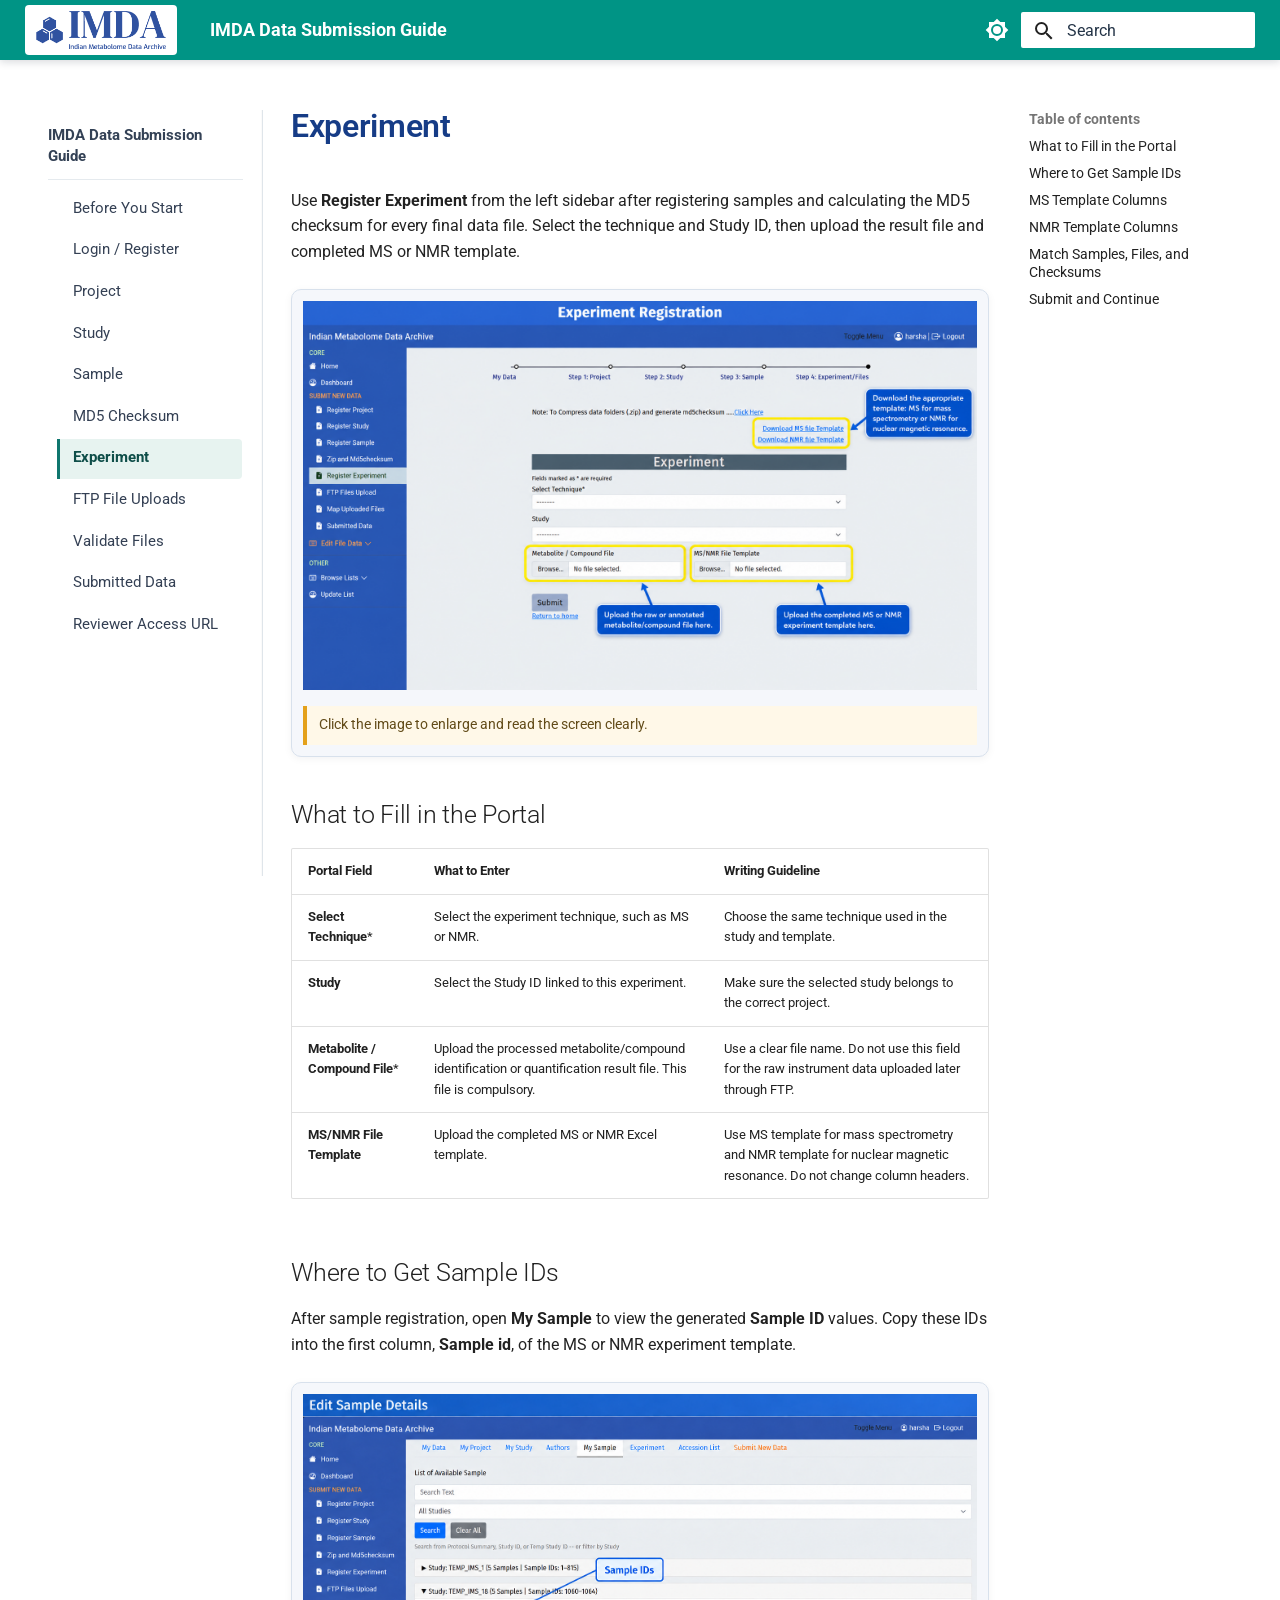
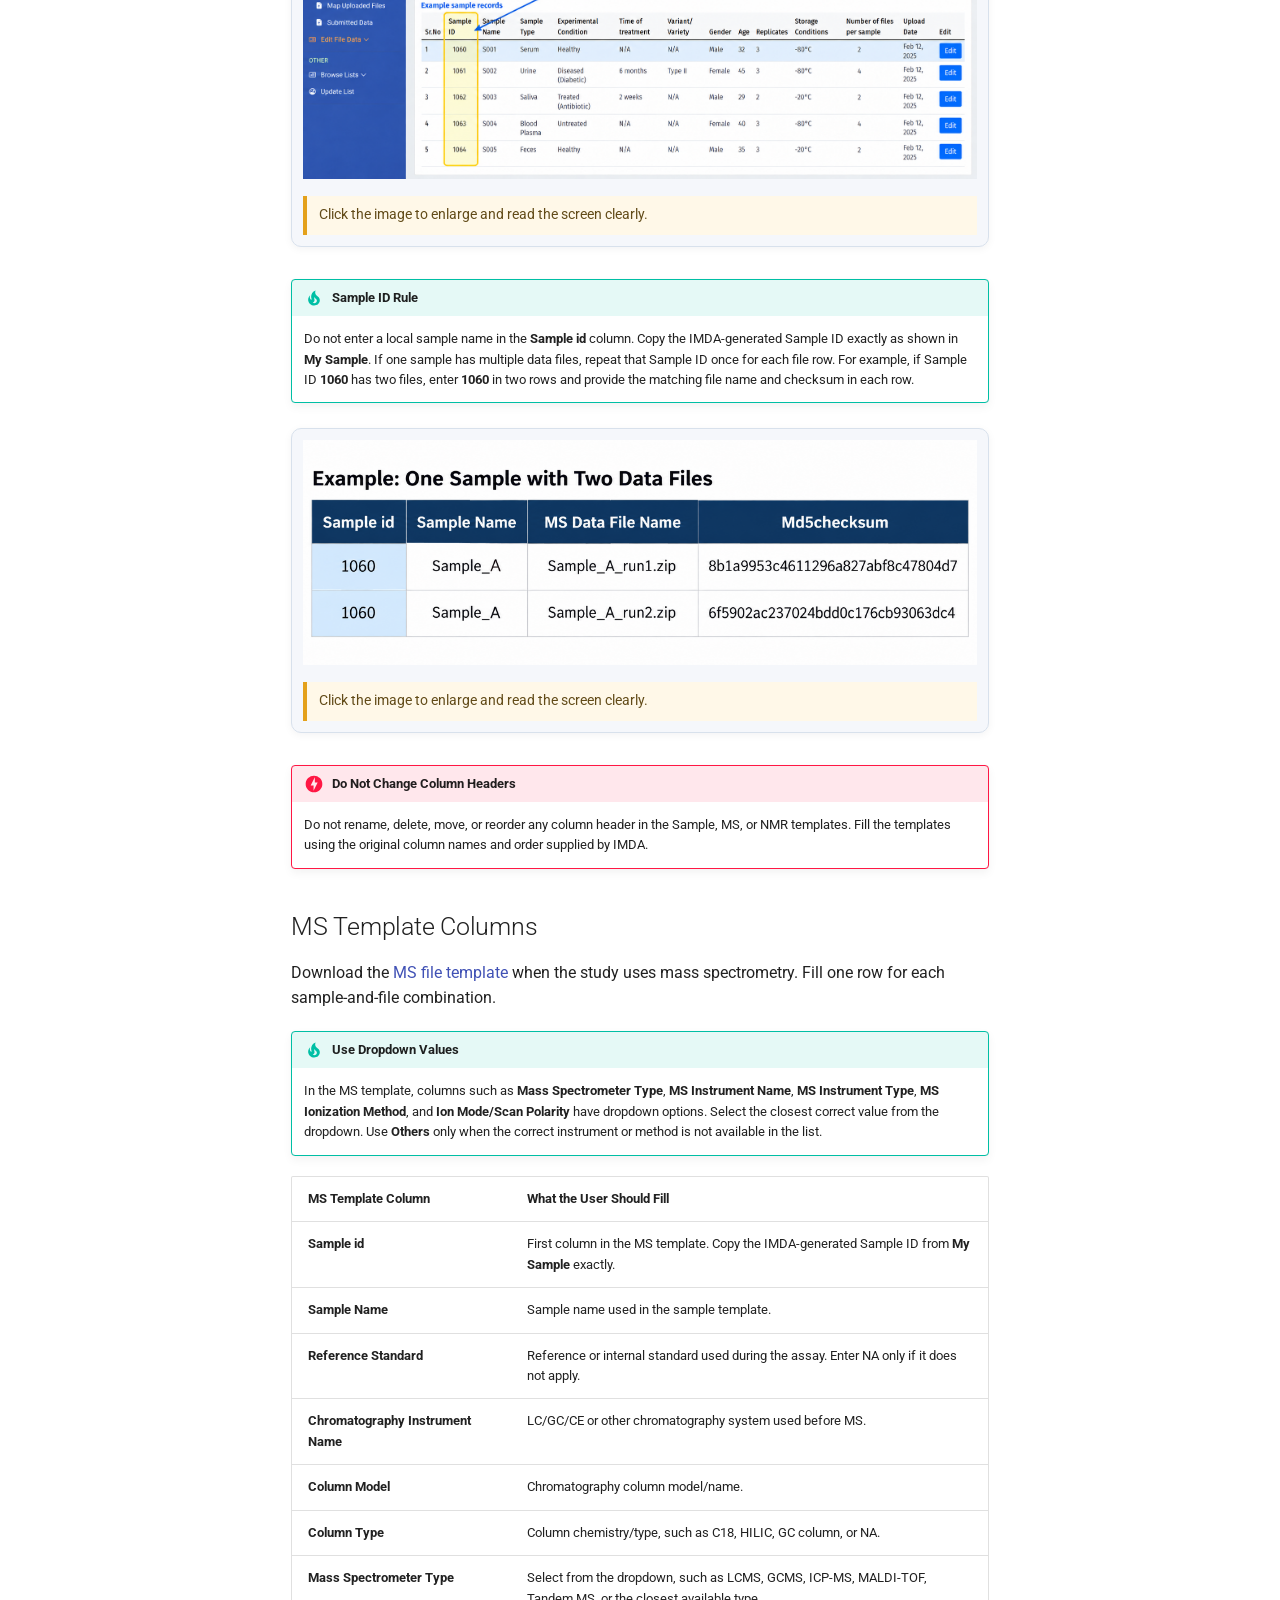
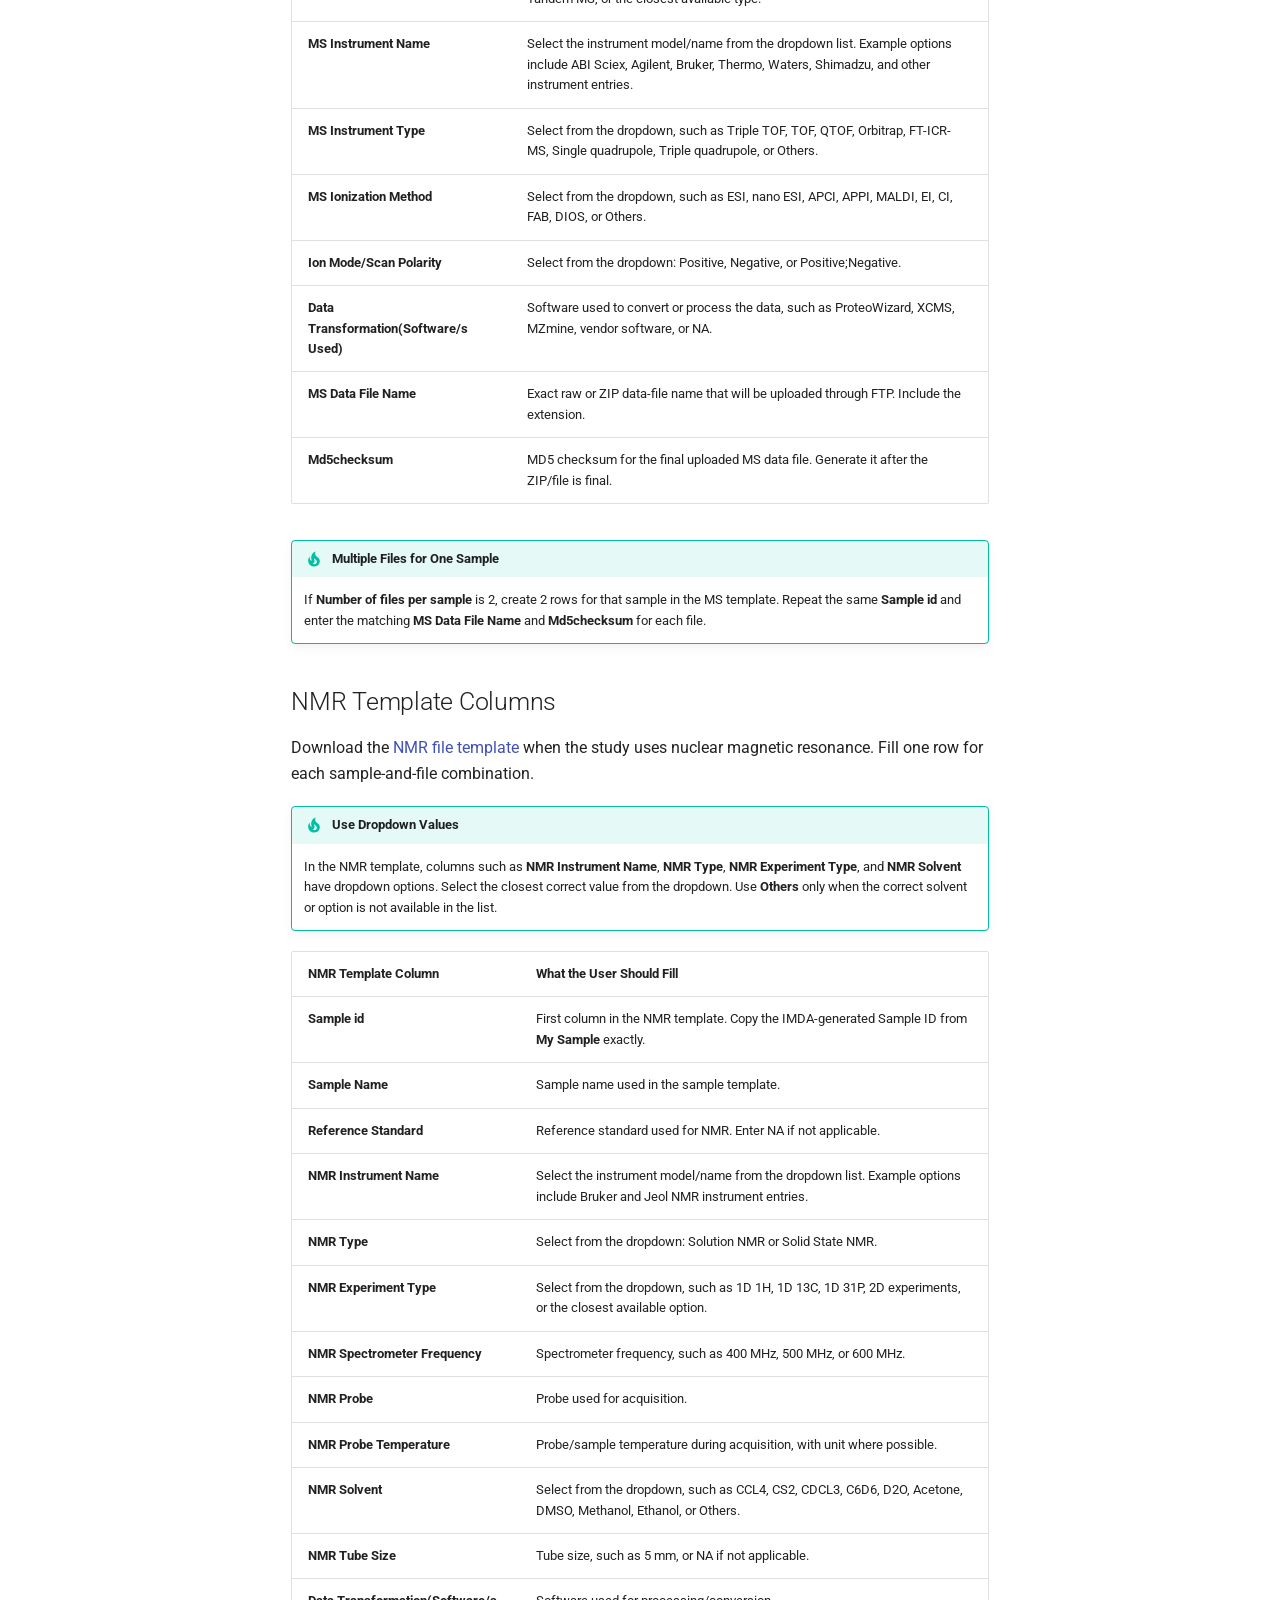
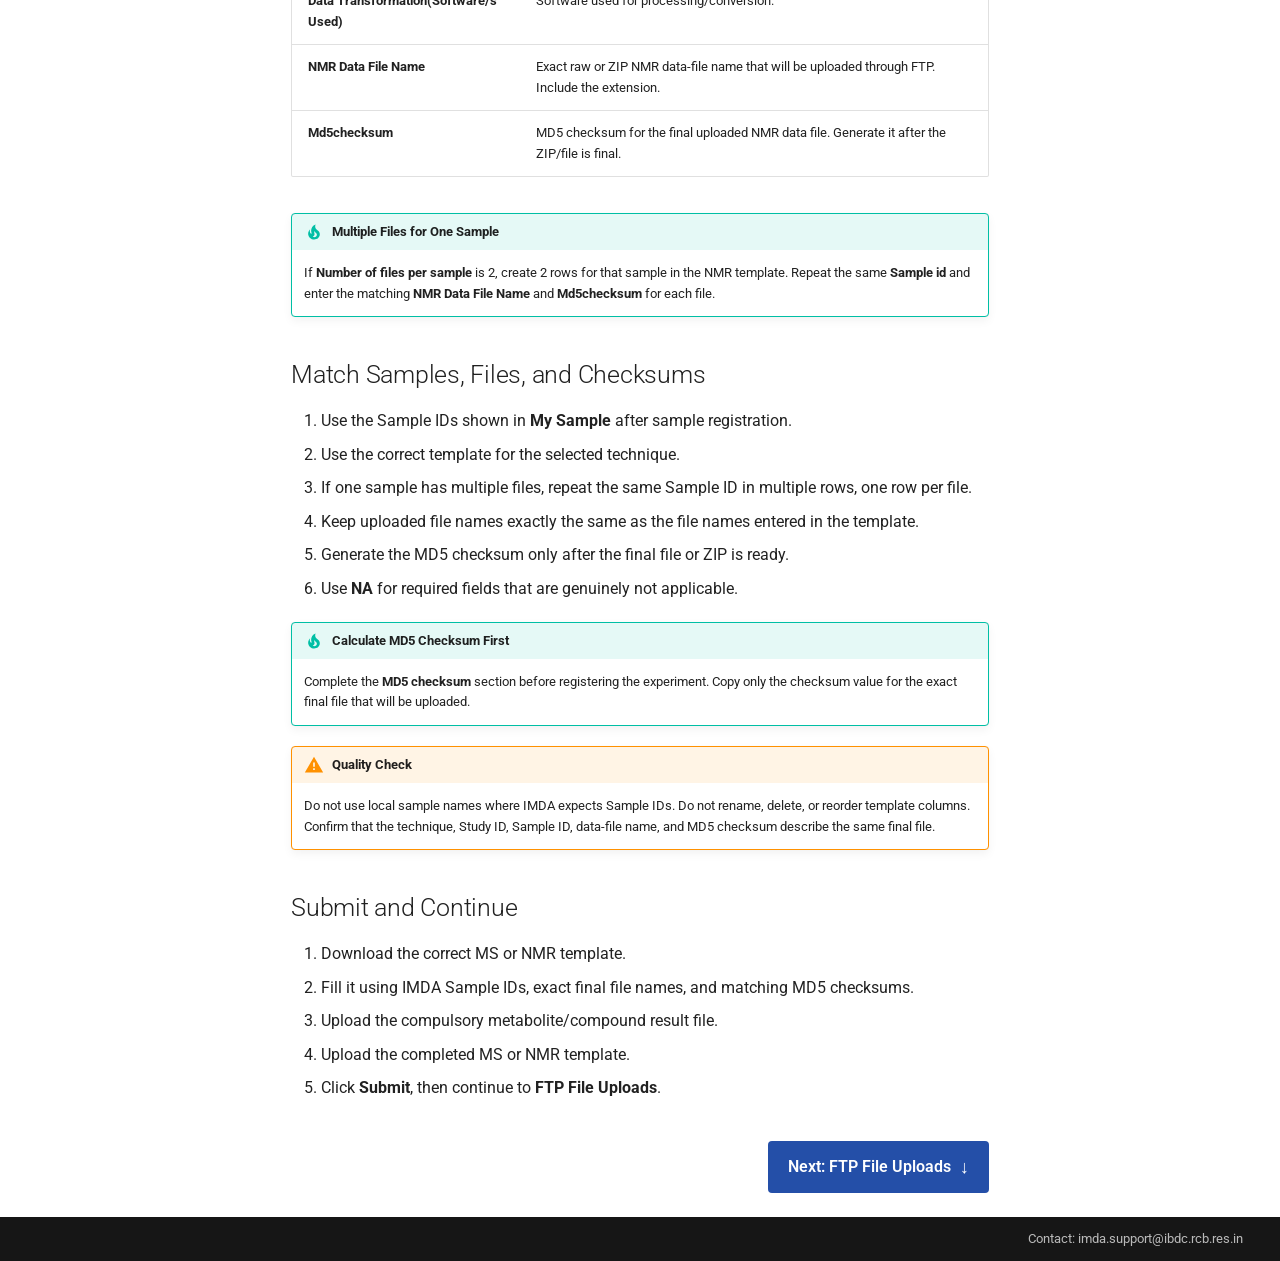
<file: experiment/index.html>
<!doctype html>
<html lang="en" class="no-js">
  <head>
    
      <meta charset="utf-8">
      <meta name="viewport" content="width=device-width,initial-scale=1">
      
      
        <meta name="author" content="Indian Metabolome Data Archive SOP Team">
      
      
        <link rel="canonical" href="https://imdasupport.github.io/imda-submission-guide/experiment/">
      
      
        <link rel="prev" href="../md5-checksum/">
      
      
        <link rel="next" href="../ftp-file-uploads/">
      
      
      <link rel="icon" href="../assets/img/IMDA-favicon.ico">
      <meta name="generator" content="mkdocs-1.6.1, mkdocs-material-9.6.22">
    
    
      
        <title>Experiment - IMDA Data Submission Guide</title>
      
    
    
      <link rel="stylesheet" href="../assets/stylesheets/main.84d31ad4.min.css">
      
        
        <link rel="stylesheet" href="../assets/stylesheets/palette.06af60db.min.css">
      
      


    
    
      
    
    
      
        
        
        <link rel="preconnect" href="https://fonts.gstatic.com" crossorigin>
        <link rel="stylesheet" href="https://fonts.googleapis.com/css?family=Roboto:300,300i,400,400i,700,700i%7CRoboto+Mono:400,400i,700,700i&display=fallback">
        <style>:root{--md-text-font:"Roboto";--md-code-font:"Roboto Mono"}</style>
      
    
    
      <link rel="stylesheet" href="../assets/css/imda-sop.css">
    
    <script>__md_scope=new URL("..",location),__md_hash=e=>[...e].reduce(((e,_)=>(e<<5)-e+_.charCodeAt(0)),0),__md_get=(e,_=localStorage,t=__md_scope)=>JSON.parse(_.getItem(t.pathname+"."+e)),__md_set=(e,_,t=localStorage,a=__md_scope)=>{try{t.setItem(a.pathname+"."+e,JSON.stringify(_))}catch(e){}}</script>
    
      

    
    
    
  </head>
  
  
    
    
      
    
    
    
    
    <body dir="ltr" data-md-color-scheme="default" data-md-color-primary="white" data-md-color-accent="indigo">
  
    
    <input class="md-toggle" data-md-toggle="drawer" type="checkbox" id="__drawer" autocomplete="off">
    <input class="md-toggle" data-md-toggle="search" type="checkbox" id="__search" autocomplete="off">
    <label class="md-overlay" for="__drawer"></label>
    <div data-md-component="skip">
      
        
        <a href="#experiment" class="md-skip">
          Skip to content
        </a>
      
    </div>
    <div data-md-component="announce">
      
    </div>
    
    
      

  

<header class="md-header md-header--shadow" data-md-component="header">
  <nav class="md-header__inner md-grid" aria-label="Header">
    <a href=".." title="IMDA Data Submission Guide" class="md-header__button md-logo" aria-label="IMDA Data Submission Guide" data-md-component="logo">
      
  <img src="../assets/img/IMDAlogo.png" alt="logo">

    </a>
    <label class="md-header__button md-icon" for="__drawer">
      
      <svg xmlns="http://www.w3.org/2000/svg" viewBox="0 0 24 24"><path d="M3 6h18v2H3zm0 5h18v2H3zm0 5h18v2H3z"/></svg>
    </label>
    <div class="md-header__title" data-md-component="header-title">
      <div class="md-header__ellipsis">
        <div class="md-header__topic">
          <span class="md-ellipsis">
            IMDA Data Submission Guide
          </span>
        </div>
        <div class="md-header__topic" data-md-component="header-topic">
          <span class="md-ellipsis">
            
              Experiment
            
          </span>
        </div>
      </div>
    </div>
    
      
        <form class="md-header__option" data-md-component="palette">
  
    
    
    
    <input class="md-option" data-md-color-media="(prefers-color-scheme: light)" data-md-color-scheme="default" data-md-color-primary="white" data-md-color-accent="indigo"  aria-label="Switch to dark mode"  type="radio" name="__palette" id="__palette_0">
    
      <label class="md-header__button md-icon" title="Switch to dark mode" for="__palette_1" hidden>
        <svg xmlns="http://www.w3.org/2000/svg" viewBox="0 0 24 24"><path d="M12 8a4 4 0 0 0-4 4 4 4 0 0 0 4 4 4 4 0 0 0 4-4 4 4 0 0 0-4-4m0 10a6 6 0 0 1-6-6 6 6 0 0 1 6-6 6 6 0 0 1 6 6 6 6 0 0 1-6 6m8-9.31V4h-4.69L12 .69 8.69 4H4v4.69L.69 12 4 15.31V20h4.69L12 23.31 15.31 20H20v-4.69L23.31 12z"/></svg>
      </label>
    
  
    
    
    
    <input class="md-option" data-md-color-media="(prefers-color-scheme: dark)" data-md-color-scheme="slate" data-md-color-primary="white" data-md-color-accent="indigo"  aria-label="Switch to light mode"  type="radio" name="__palette" id="__palette_1">
    
      <label class="md-header__button md-icon" title="Switch to light mode" for="__palette_0" hidden>
        <svg xmlns="http://www.w3.org/2000/svg" viewBox="0 0 24 24"><path d="M12 18c-.89 0-1.74-.2-2.5-.55C11.56 16.5 13 14.42 13 12s-1.44-4.5-3.5-5.45C10.26 6.2 11.11 6 12 6a6 6 0 0 1 6 6 6 6 0 0 1-6 6m8-9.31V4h-4.69L12 .69 8.69 4H4v4.69L.69 12 4 15.31V20h4.69L12 23.31 15.31 20H20v-4.69L23.31 12z"/></svg>
      </label>
    
  
</form>
      
    
    
      <script>var palette=__md_get("__palette");if(palette&&palette.color){if("(prefers-color-scheme)"===palette.color.media){var media=matchMedia("(prefers-color-scheme: light)"),input=document.querySelector(media.matches?"[data-md-color-media='(prefers-color-scheme: light)']":"[data-md-color-media='(prefers-color-scheme: dark)']");palette.color.media=input.getAttribute("data-md-color-media"),palette.color.scheme=input.getAttribute("data-md-color-scheme"),palette.color.primary=input.getAttribute("data-md-color-primary"),palette.color.accent=input.getAttribute("data-md-color-accent")}for(var[key,value]of Object.entries(palette.color))document.body.setAttribute("data-md-color-"+key,value)}</script>
    
    
    
      
      
        <label class="md-header__button md-icon" for="__search">
          
          <svg xmlns="http://www.w3.org/2000/svg" viewBox="0 0 24 24"><path d="M9.5 3A6.5 6.5 0 0 1 16 9.5c0 1.61-.59 3.09-1.56 4.23l.27.27h.79l5 5-1.5 1.5-5-5v-.79l-.27-.27A6.52 6.52 0 0 1 9.5 16 6.5 6.5 0 0 1 3 9.5 6.5 6.5 0 0 1 9.5 3m0 2C7 5 5 7 5 9.5S7 14 9.5 14 14 12 14 9.5 12 5 9.5 5"/></svg>
        </label>
        <div class="md-search" data-md-component="search" role="dialog">
  <label class="md-search__overlay" for="__search"></label>
  <div class="md-search__inner" role="search">
    <form class="md-search__form" name="search">
      <input type="text" class="md-search__input" name="query" aria-label="Search" placeholder="Search" autocapitalize="off" autocorrect="off" autocomplete="off" spellcheck="false" data-md-component="search-query" required>
      <label class="md-search__icon md-icon" for="__search">
        
        <svg xmlns="http://www.w3.org/2000/svg" viewBox="0 0 24 24"><path d="M9.5 3A6.5 6.5 0 0 1 16 9.5c0 1.61-.59 3.09-1.56 4.23l.27.27h.79l5 5-1.5 1.5-5-5v-.79l-.27-.27A6.52 6.52 0 0 1 9.5 16 6.5 6.5 0 0 1 3 9.5 6.5 6.5 0 0 1 9.5 3m0 2C7 5 5 7 5 9.5S7 14 9.5 14 14 12 14 9.5 12 5 9.5 5"/></svg>
        
        <svg xmlns="http://www.w3.org/2000/svg" viewBox="0 0 24 24"><path d="M20 11v2H8l5.5 5.5-1.42 1.42L4.16 12l7.92-7.92L13.5 5.5 8 11z"/></svg>
      </label>
      <nav class="md-search__options" aria-label="Search">
        
        <button type="reset" class="md-search__icon md-icon" title="Clear" aria-label="Clear" tabindex="-1">
          
          <svg xmlns="http://www.w3.org/2000/svg" viewBox="0 0 24 24"><path d="M19 6.41 17.59 5 12 10.59 6.41 5 5 6.41 10.59 12 5 17.59 6.41 19 12 13.41 17.59 19 19 17.59 13.41 12z"/></svg>
        </button>
      </nav>
      
        <div class="md-search__suggest" data-md-component="search-suggest"></div>
      
    </form>
    <div class="md-search__output">
      <div class="md-search__scrollwrap" tabindex="0" data-md-scrollfix>
        <div class="md-search-result" data-md-component="search-result">
          <div class="md-search-result__meta">
            Initializing search
          </div>
          <ol class="md-search-result__list" role="presentation"></ol>
        </div>
      </div>
    </div>
  </div>
</div>
      
    
    
  </nav>
  
</header>
    
    <div class="md-container" data-md-component="container">
      
      
        
          
        
      
      <main class="md-main" data-md-component="main">
        <div class="md-main__inner md-grid">
          
            
              
              <div class="md-sidebar md-sidebar--primary" data-md-component="sidebar" data-md-type="navigation" >
                <div class="md-sidebar__scrollwrap">
                  <div class="md-sidebar__inner">
                    



<nav class="md-nav md-nav--primary" aria-label="Navigation" data-md-level="0">
  <label class="md-nav__title" for="__drawer">
    <a href=".." title="IMDA Data Submission Guide" class="md-nav__button md-logo" aria-label="IMDA Data Submission Guide" data-md-component="logo">
      
  <img src="../assets/img/IMDAlogo.png" alt="logo">

    </a>
    IMDA Data Submission Guide
  </label>
  
  <ul class="md-nav__list" data-md-scrollfix>
    
      
      
  
  
  
  
    <li class="md-nav__item">
      <a href=".." class="md-nav__link">
        
  
  
  <span class="md-ellipsis">
    Before You Start
    
  </span>
  

      </a>
    </li>
  

    
      
      
  
  
  
  
    <li class="md-nav__item">
      <a href="../login-register/" class="md-nav__link">
        
  
  
  <span class="md-ellipsis">
    Login / Register
    
  </span>
  

      </a>
    </li>
  

    
      
      
  
  
  
  
    <li class="md-nav__item">
      <a href="../project/" class="md-nav__link">
        
  
  
  <span class="md-ellipsis">
    Project
    
  </span>
  

      </a>
    </li>
  

    
      
      
  
  
  
  
    <li class="md-nav__item">
      <a href="../study/" class="md-nav__link">
        
  
  
  <span class="md-ellipsis">
    Study
    
  </span>
  

      </a>
    </li>
  

    
      
      
  
  
  
  
    <li class="md-nav__item">
      <a href="../sample/" class="md-nav__link">
        
  
  
  <span class="md-ellipsis">
    Sample
    
  </span>
  

      </a>
    </li>
  

    
      
      
  
  
  
  
    <li class="md-nav__item">
      <a href="../md5-checksum/" class="md-nav__link">
        
  
  
  <span class="md-ellipsis">
    MD5 Checksum
    
  </span>
  

      </a>
    </li>
  

    
      
      
  
  
    
  
  
  
    <li class="md-nav__item md-nav__item--active">
      
      <input class="md-nav__toggle md-toggle" type="checkbox" id="__toc">
      
      
        
      
      
        <label class="md-nav__link md-nav__link--active" for="__toc">
          
  
  
  <span class="md-ellipsis">
    Experiment
    
  </span>
  

          <span class="md-nav__icon md-icon"></span>
        </label>
      
      <a href="./" class="md-nav__link md-nav__link--active">
        
  
  
  <span class="md-ellipsis">
    Experiment
    
  </span>
  

      </a>
      
        

<nav class="md-nav md-nav--secondary" aria-label="Table of contents">
  
  
  
    
  
  
    <label class="md-nav__title" for="__toc">
      <span class="md-nav__icon md-icon"></span>
      Table of contents
    </label>
    <ul class="md-nav__list" data-md-component="toc" data-md-scrollfix>
      
        <li class="md-nav__item">
  <a href="#what-to-fill-in-the-portal" class="md-nav__link">
    <span class="md-ellipsis">
      What to Fill in the Portal
    </span>
  </a>
  
</li>
      
        <li class="md-nav__item">
  <a href="#where-to-get-sample-ids" class="md-nav__link">
    <span class="md-ellipsis">
      Where to Get Sample IDs
    </span>
  </a>
  
</li>
      
        <li class="md-nav__item">
  <a href="#ms-template-columns" class="md-nav__link">
    <span class="md-ellipsis">
      MS Template Columns
    </span>
  </a>
  
</li>
      
        <li class="md-nav__item">
  <a href="#nmr-template-columns" class="md-nav__link">
    <span class="md-ellipsis">
      NMR Template Columns
    </span>
  </a>
  
</li>
      
        <li class="md-nav__item">
  <a href="#match-samples-files-and-checksums" class="md-nav__link">
    <span class="md-ellipsis">
      Match Samples, Files, and Checksums
    </span>
  </a>
  
</li>
      
        <li class="md-nav__item">
  <a href="#submit-and-continue" class="md-nav__link">
    <span class="md-ellipsis">
      Submit and Continue
    </span>
  </a>
  
</li>
      
    </ul>
  
</nav>
      
    </li>
  

    
      
      
  
  
  
  
    <li class="md-nav__item">
      <a href="../ftp-file-uploads/" class="md-nav__link">
        
  
  
  <span class="md-ellipsis">
    FTP File Uploads
    
  </span>
  

      </a>
    </li>
  

    
      
      
  
  
  
  
    <li class="md-nav__item">
      <a href="../map-uploaded-files/" class="md-nav__link">
        
  
  
  <span class="md-ellipsis">
    Validate Files
    
  </span>
  

      </a>
    </li>
  

    
      
      
  
  
  
  
    <li class="md-nav__item">
      <a href="../submitted-data/" class="md-nav__link">
        
  
  
  <span class="md-ellipsis">
    Submitted Data
    
  </span>
  

      </a>
    </li>
  

    
      
      
  
  
  
  
    <li class="md-nav__item">
      <a href="../reviewer-access-url/" class="md-nav__link">
        
  
  
  <span class="md-ellipsis">
    Reviewer Access URL
    
  </span>
  

      </a>
    </li>
  

    
  </ul>
</nav>
                  </div>
                </div>
              </div>
            
            
              
              <div class="md-sidebar md-sidebar--secondary" data-md-component="sidebar" data-md-type="toc" >
                <div class="md-sidebar__scrollwrap">
                  <div class="md-sidebar__inner">
                    

<nav class="md-nav md-nav--secondary" aria-label="Table of contents">
  
  
  
    
  
  
    <label class="md-nav__title" for="__toc">
      <span class="md-nav__icon md-icon"></span>
      Table of contents
    </label>
    <ul class="md-nav__list" data-md-component="toc" data-md-scrollfix>
      
        <li class="md-nav__item">
  <a href="#what-to-fill-in-the-portal" class="md-nav__link">
    <span class="md-ellipsis">
      What to Fill in the Portal
    </span>
  </a>
  
</li>
      
        <li class="md-nav__item">
  <a href="#where-to-get-sample-ids" class="md-nav__link">
    <span class="md-ellipsis">
      Where to Get Sample IDs
    </span>
  </a>
  
</li>
      
        <li class="md-nav__item">
  <a href="#ms-template-columns" class="md-nav__link">
    <span class="md-ellipsis">
      MS Template Columns
    </span>
  </a>
  
</li>
      
        <li class="md-nav__item">
  <a href="#nmr-template-columns" class="md-nav__link">
    <span class="md-ellipsis">
      NMR Template Columns
    </span>
  </a>
  
</li>
      
        <li class="md-nav__item">
  <a href="#match-samples-files-and-checksums" class="md-nav__link">
    <span class="md-ellipsis">
      Match Samples, Files, and Checksums
    </span>
  </a>
  
</li>
      
        <li class="md-nav__item">
  <a href="#submit-and-continue" class="md-nav__link">
    <span class="md-ellipsis">
      Submit and Continue
    </span>
  </a>
  
</li>
      
    </ul>
  
</nav>
                  </div>
                </div>
              </div>
            
          
          
            <div class="md-content" data-md-component="content">
              <article class="md-content__inner md-typeset">
                
                  



<h1 id="experiment">Experiment</h1>
<p>Use <strong>Register Experiment</strong> from the left sidebar after registering samples and calculating the MD5 checksum for every final data file. Select the technique and Study ID, then upload the result file and completed MS or NMR template.</p>
<p><img alt="IMDA experiment registration screen showing technique, study, metabolite compound file, and MS/NMR template upload." src="../assets/img/experiment_registration_form.png" /></p>
<h2 id="what-to-fill-in-the-portal">What to Fill in the Portal</h2>
<table>
<thead>
<tr>
<th style="text-align: left;">Portal Field</th>
<th style="text-align: left;">What to Enter</th>
<th style="text-align: left;">Writing Guideline</th>
</tr>
</thead>
<tbody>
<tr>
<td style="text-align: left;"><strong>Select Technique</strong>*</td>
<td style="text-align: left;">Select the experiment technique, such as MS or NMR.</td>
<td style="text-align: left;">Choose the same technique used in the study and template.</td>
</tr>
<tr>
<td style="text-align: left;"><strong>Study</strong></td>
<td style="text-align: left;">Select the Study ID linked to this experiment.</td>
<td style="text-align: left;">Make sure the selected study belongs to the correct project.</td>
</tr>
<tr>
<td style="text-align: left;"><strong>Metabolite / Compound File</strong>*</td>
<td style="text-align: left;">Upload the processed metabolite/compound identification or quantification result file. This file is compulsory.</td>
<td style="text-align: left;">Use a clear file name. Do not use this field for the raw instrument data uploaded later through FTP.</td>
</tr>
<tr>
<td style="text-align: left;"><strong>MS/NMR File Template</strong></td>
<td style="text-align: left;">Upload the completed MS or NMR Excel template.</td>
<td style="text-align: left;">Use MS template for mass spectrometry and NMR template for nuclear magnetic resonance. Do not change column headers.</td>
</tr>
</tbody>
</table>
<h2 id="where-to-get-sample-ids">Where to Get Sample IDs</h2>
<p>After sample registration, open <strong>My Sample</strong> to view the generated <strong>Sample ID</strong> values. Copy these IDs into the first column, <strong>Sample id</strong>, of the MS or NMR experiment template.</p>
<p><img alt="IMDA My Sample page showing where to find generated Sample IDs for experiment templates." src="../assets/img/sample_ids_for_experiment.png" /></p>
<div class="admonition tip">
<p class="admonition-title">Sample ID Rule</p>
<p>Do not enter a local sample name in the <strong>Sample id</strong> column. Copy the IMDA-generated Sample ID exactly as shown in <strong>My Sample</strong>. If one sample has multiple data files, repeat that Sample ID once for each file row. For example, if Sample ID <strong>1060</strong> has two files, enter <strong>1060</strong> in two rows and provide the matching file name and checksum in each row.</p>
</div>
<p><img alt="Example showing one IMDA Sample ID repeated in two experiment-template rows for two different data files." src="../assets/img/sample_id_multiple_files_example.png" /></p>
<div class="admonition danger">
<p class="admonition-title">Do Not Change Column Headers</p>
<p>Do not rename, delete, move, or reorder any column header in the Sample, MS, or NMR templates. Fill the templates using the original column names and order supplied by IMDA.</p>
</div>
<h2 id="ms-template-columns">MS Template Columns</h2>
<p>Download the <a href="../assets/templates/MS_file_template.xlsx">MS file template</a> when the study uses mass spectrometry. Fill one row for each sample-and-file combination.</p>
<div class="admonition tip">
<p class="admonition-title">Use Dropdown Values</p>
<p>In the MS template, columns such as <strong>Mass Spectrometer Type</strong>, <strong>MS Instrument Name</strong>, <strong>MS Instrument Type</strong>, <strong>MS Ionization Method</strong>, and <strong>Ion Mode/Scan Polarity</strong> have dropdown options. Select the closest correct value from the dropdown. Use <strong>Others</strong> only when the correct instrument or method is not available in the list.</p>
</div>
<table>
<thead>
<tr>
<th style="text-align: left;">MS Template Column</th>
<th style="text-align: left;">What the User Should Fill</th>
</tr>
</thead>
<tbody>
<tr>
<td style="text-align: left;"><strong>Sample id</strong></td>
<td style="text-align: left;">First column in the MS template. Copy the IMDA-generated Sample ID from <strong>My Sample</strong> exactly.</td>
</tr>
<tr>
<td style="text-align: left;"><strong>Sample Name</strong></td>
<td style="text-align: left;">Sample name used in the sample template.</td>
</tr>
<tr>
<td style="text-align: left;"><strong>Reference Standard</strong></td>
<td style="text-align: left;">Reference or internal standard used during the assay. Enter NA only if it does not apply.</td>
</tr>
<tr>
<td style="text-align: left;"><strong>Chromatography Instrument Name</strong></td>
<td style="text-align: left;">LC/GC/CE or other chromatography system used before MS.</td>
</tr>
<tr>
<td style="text-align: left;"><strong>Column Model</strong></td>
<td style="text-align: left;">Chromatography column model/name.</td>
</tr>
<tr>
<td style="text-align: left;"><strong>Column Type</strong></td>
<td style="text-align: left;">Column chemistry/type, such as C18, HILIC, GC column, or NA.</td>
</tr>
<tr>
<td style="text-align: left;"><strong>Mass Spectrometer Type</strong></td>
<td style="text-align: left;">Select from the dropdown, such as LCMS, GCMS, ICP-MS, MALDI-TOF, Tandem MS, or the closest available type.</td>
</tr>
<tr>
<td style="text-align: left;"><strong>MS Instrument Name</strong></td>
<td style="text-align: left;">Select the instrument model/name from the dropdown list. Example options include ABI Sciex, Agilent, Bruker, Thermo, Waters, Shimadzu, and other instrument entries.</td>
</tr>
<tr>
<td style="text-align: left;"><strong>MS Instrument Type</strong></td>
<td style="text-align: left;">Select from the dropdown, such as Triple TOF, TOF, QTOF, Orbitrap, FT-ICR-MS, Single quadrupole, Triple quadrupole, or Others.</td>
</tr>
<tr>
<td style="text-align: left;"><strong>MS Ionization Method</strong></td>
<td style="text-align: left;">Select from the dropdown, such as ESI, nano ESI, APCI, APPI, MALDI, EI, CI, FAB, DIOS, or Others.</td>
</tr>
<tr>
<td style="text-align: left;"><strong>Ion Mode/Scan Polarity</strong></td>
<td style="text-align: left;">Select from the dropdown: Positive, Negative, or Positive;Negative.</td>
</tr>
<tr>
<td style="text-align: left;"><strong>Data Transformation(Software/s Used)</strong></td>
<td style="text-align: left;">Software used to convert or process the data, such as ProteoWizard, XCMS, MZmine, vendor software, or NA.</td>
</tr>
<tr>
<td style="text-align: left;"><strong>MS Data File Name</strong></td>
<td style="text-align: left;">Exact raw or ZIP data-file name that will be uploaded through FTP. Include the extension.</td>
</tr>
<tr>
<td style="text-align: left;"><strong>Md5checksum</strong></td>
<td style="text-align: left;">MD5 checksum for the final uploaded MS data file. Generate it after the ZIP/file is final.</td>
</tr>
</tbody>
</table>
<div class="admonition tip">
<p class="admonition-title">Multiple Files for One Sample</p>
<p>If <strong>Number of files per sample</strong> is 2, create 2 rows for that sample in the MS template. Repeat the same <strong>Sample id</strong> and enter the matching <strong>MS Data File Name</strong> and <strong>Md5checksum</strong> for each file.</p>
</div>
<h2 id="nmr-template-columns">NMR Template Columns</h2>
<p>Download the <a href="../assets/templates/NMR_file_template.xlsx">NMR file template</a> when the study uses nuclear magnetic resonance. Fill one row for each sample-and-file combination.</p>
<div class="admonition tip">
<p class="admonition-title">Use Dropdown Values</p>
<p>In the NMR template, columns such as <strong>NMR Instrument Name</strong>, <strong>NMR Type</strong>, <strong>NMR Experiment Type</strong>, and <strong>NMR Solvent</strong> have dropdown options. Select the closest correct value from the dropdown. Use <strong>Others</strong> only when the correct solvent or option is not available in the list.</p>
</div>
<table>
<thead>
<tr>
<th style="text-align: left;">NMR Template Column</th>
<th style="text-align: left;">What the User Should Fill</th>
</tr>
</thead>
<tbody>
<tr>
<td style="text-align: left;"><strong>Sample id</strong></td>
<td style="text-align: left;">First column in the NMR template. Copy the IMDA-generated Sample ID from <strong>My Sample</strong> exactly.</td>
</tr>
<tr>
<td style="text-align: left;"><strong>Sample Name</strong></td>
<td style="text-align: left;">Sample name used in the sample template.</td>
</tr>
<tr>
<td style="text-align: left;"><strong>Reference Standard</strong></td>
<td style="text-align: left;">Reference standard used for NMR. Enter NA if not applicable.</td>
</tr>
<tr>
<td style="text-align: left;"><strong>NMR Instrument Name</strong></td>
<td style="text-align: left;">Select the instrument model/name from the dropdown list. Example options include Bruker and Jeol NMR instrument entries.</td>
</tr>
<tr>
<td style="text-align: left;"><strong>NMR Type</strong></td>
<td style="text-align: left;">Select from the dropdown: Solution NMR or Solid State NMR.</td>
</tr>
<tr>
<td style="text-align: left;"><strong>NMR Experiment Type</strong></td>
<td style="text-align: left;">Select from the dropdown, such as 1D 1H, 1D 13C, 1D 31P, 2D experiments, or the closest available option.</td>
</tr>
<tr>
<td style="text-align: left;"><strong>NMR Spectrometer Frequency</strong></td>
<td style="text-align: left;">Spectrometer frequency, such as 400 MHz, 500 MHz, or 600 MHz.</td>
</tr>
<tr>
<td style="text-align: left;"><strong>NMR Probe</strong></td>
<td style="text-align: left;">Probe used for acquisition.</td>
</tr>
<tr>
<td style="text-align: left;"><strong>NMR Probe Temperature</strong></td>
<td style="text-align: left;">Probe/sample temperature during acquisition, with unit where possible.</td>
</tr>
<tr>
<td style="text-align: left;"><strong>NMR Solvent</strong></td>
<td style="text-align: left;">Select from the dropdown, such as CCL4, CS2, CDCL3, C6D6, D2O, Acetone, DMSO, Methanol, Ethanol, or Others.</td>
</tr>
<tr>
<td style="text-align: left;"><strong>NMR Tube Size</strong></td>
<td style="text-align: left;">Tube size, such as 5 mm, or NA if not applicable.</td>
</tr>
<tr>
<td style="text-align: left;"><strong>Data Transformation(Software/s Used)</strong></td>
<td style="text-align: left;">Software used for processing/conversion.</td>
</tr>
<tr>
<td style="text-align: left;"><strong>NMR Data File Name</strong></td>
<td style="text-align: left;">Exact raw or ZIP NMR data-file name that will be uploaded through FTP. Include the extension.</td>
</tr>
<tr>
<td style="text-align: left;"><strong>Md5checksum</strong></td>
<td style="text-align: left;">MD5 checksum for the final uploaded NMR data file. Generate it after the ZIP/file is final.</td>
</tr>
</tbody>
</table>
<div class="admonition tip">
<p class="admonition-title">Multiple Files for One Sample</p>
<p>If <strong>Number of files per sample</strong> is 2, create 2 rows for that sample in the NMR template. Repeat the same <strong>Sample id</strong> and enter the matching <strong>NMR Data File Name</strong> and <strong>Md5checksum</strong> for each file.</p>
</div>
<h2 id="match-samples-files-and-checksums">Match Samples, Files, and Checksums</h2>
<ol>
<li>Use the Sample IDs shown in <strong>My Sample</strong> after sample registration.</li>
<li>Use the correct template for the selected technique.</li>
<li>If one sample has multiple files, repeat the same Sample ID in multiple rows, one row per file.</li>
<li>Keep uploaded file names exactly the same as the file names entered in the template.</li>
<li>Generate the MD5 checksum only after the final file or ZIP is ready.</li>
<li>Use <strong>NA</strong> for required fields that are genuinely not applicable.</li>
</ol>
<div class="admonition tip">
<p class="admonition-title">Calculate MD5 Checksum First</p>
<p>Complete the <strong>MD5 checksum</strong> section before registering the experiment. Copy only the checksum value for the exact final file that will be uploaded.</p>
</div>
<div class="admonition warning">
<p class="admonition-title">Quality Check</p>
<p>Do not use local sample names where IMDA expects Sample IDs. Do not rename, delete, or reorder template columns. Confirm that the technique, Study ID, Sample ID, data-file name, and MD5 checksum describe the same final file.</p>
</div>
<h2 id="submit-and-continue">Submit and Continue</h2>
<ol>
<li>Download the correct MS or NMR template.</li>
<li>Fill it using IMDA Sample IDs, exact final file names, and matching MD5 checksums.</li>
<li>Upload the compulsory metabolite/compound result file.</li>
<li>Upload the completed MS or NMR template.</li>
<li>Click <strong>Submit</strong>, then continue to <strong>FTP File Uploads</strong>.</li>
</ol>
<div class="imda-next-step">
  <a href="../ftp-file-uploads/" aria-label="Continue to FTP File Uploads">Next: FTP File Uploads <span aria-hidden="true">&darr;</span></a>
</div>












                
              </article>
            </div>
          
          
<script>var target=document.getElementById(location.hash.slice(1));target&&target.name&&(target.checked=target.name.startsWith("__tabbed_"))</script>
        </div>
        
          <button type="button" class="md-top md-icon" data-md-component="top" hidden>
  
  <svg xmlns="http://www.w3.org/2000/svg" viewBox="0 0 24 24"><path d="M13 20h-2V8l-5.5 5.5-1.42-1.42L12 4.16l7.92 7.92-1.42 1.42L13 8z"/></svg>
  Back to top
</button>
        
      </main>
      
        <footer class="md-footer">
  
  <div class="md-footer-meta md-typeset">
    <div class="md-footer-meta__inner md-grid">
      <div class="md-copyright">
  
    <div class="md-copyright__highlight">
      Contact: imda.support@ibdc.rcb.res.in
    </div>
  
  
</div>
      
    </div>
  </div>
</footer>
      
    </div>
    <div class="md-dialog" data-md-component="dialog">
      <div class="md-dialog__inner md-typeset"></div>
    </div>
    
    
    
      
      <script id="__config" type="application/json">{"base": "..", "features": ["navigation.expand", "toc.follow", "navigation.top", "search.suggest", "search.highlight", "content.code.copy"], "search": "../assets/javascripts/workers/search.973d3a69.min.js", "tags": null, "translations": {"clipboard.copied": "Copied to clipboard", "clipboard.copy": "Copy to clipboard", "search.result.more.one": "1 more on this page", "search.result.more.other": "# more on this page", "search.result.none": "No matching documents", "search.result.one": "1 matching document", "search.result.other": "# matching documents", "search.result.placeholder": "Type to start searching", "search.result.term.missing": "Missing", "select.version": "Select version"}, "version": null}</script>
    
    
      <script src="../assets/javascripts/bundle.f55a23d4.min.js"></script>
      
        <script src="../assets/js/imda-image-viewer.js"></script>
      
    
  </body>
</html>
</file>
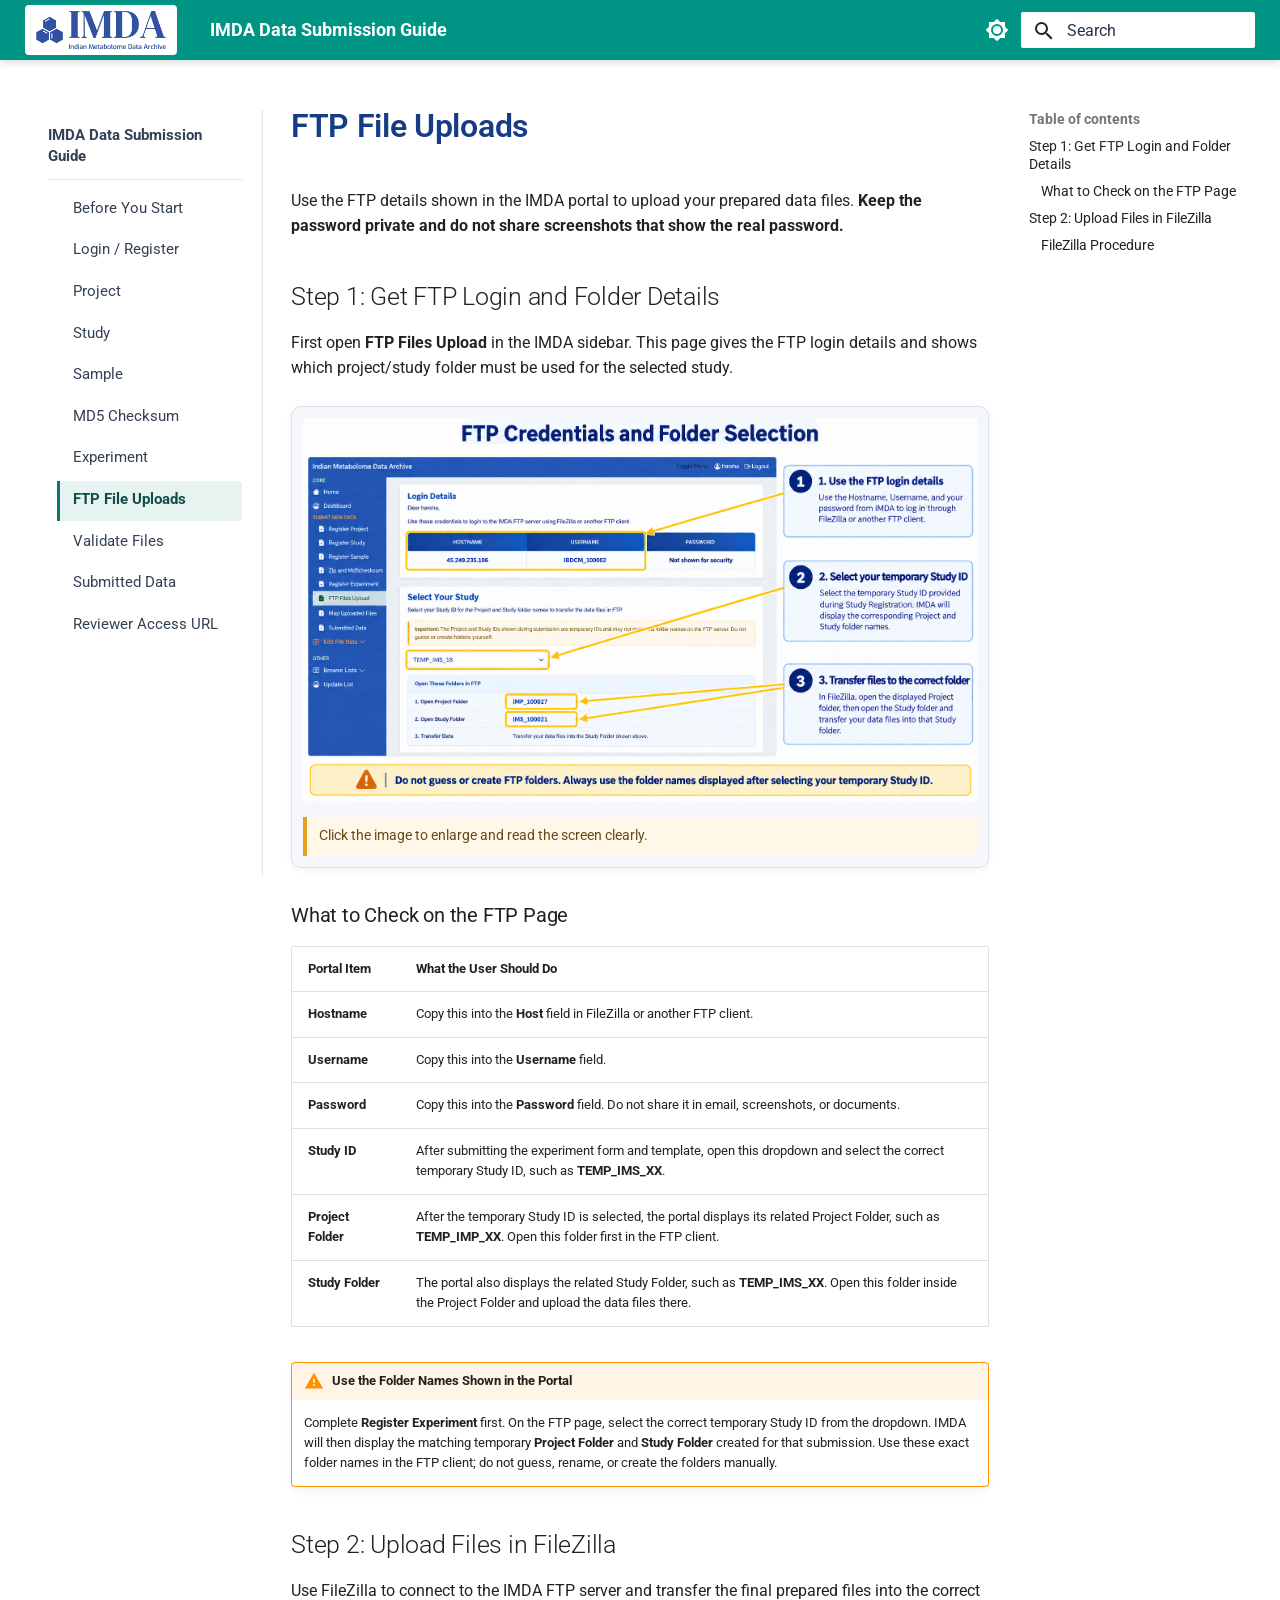
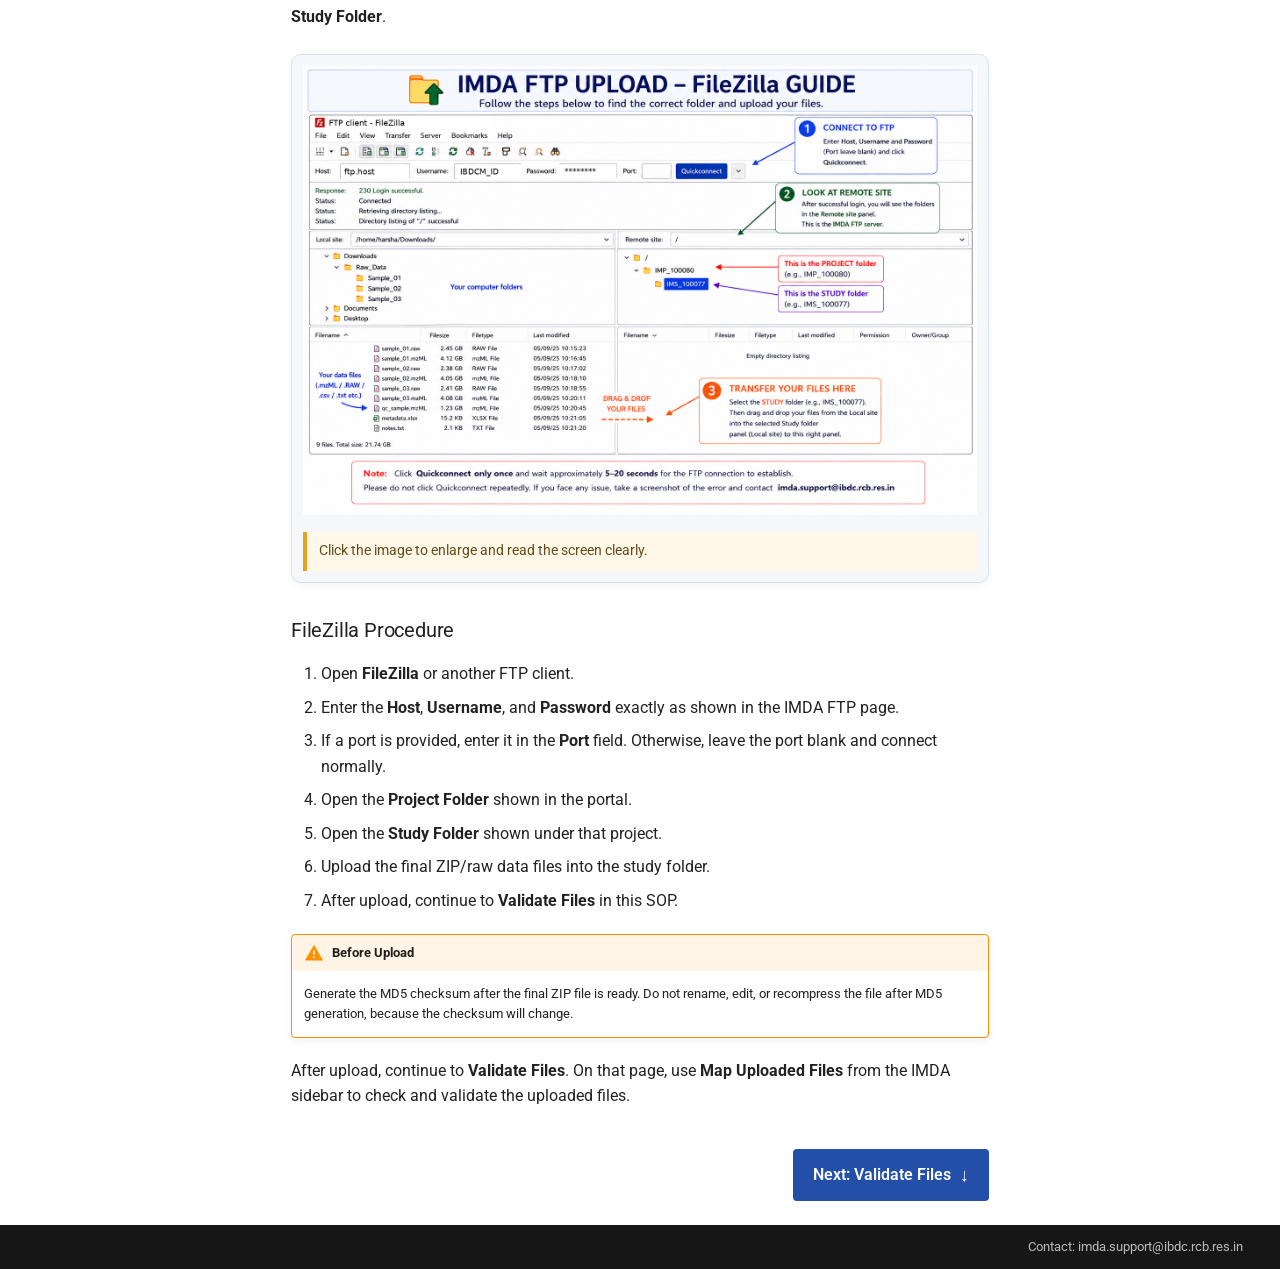
<file: ftp-file-uploads/index.html>
<!doctype html>
<html lang="en" class="no-js">
  <head>
    
      <meta charset="utf-8">
      <meta name="viewport" content="width=device-width,initial-scale=1">
      
      
        <meta name="author" content="Indian Metabolome Data Archive SOP Team">
      
      
        <link rel="canonical" href="https://imdasupport.github.io/imda-submission-guide/ftp-file-uploads/">
      
      
        <link rel="prev" href="../experiment/">
      
      
        <link rel="next" href="../map-uploaded-files/">
      
      
      <link rel="icon" href="../assets/img/IMDA-favicon.ico">
      <meta name="generator" content="mkdocs-1.6.1, mkdocs-material-9.6.22">
    
    
      
        <title>FTP File Uploads - IMDA Data Submission Guide</title>
      
    
    
      <link rel="stylesheet" href="../assets/stylesheets/main.84d31ad4.min.css">
      
        
        <link rel="stylesheet" href="../assets/stylesheets/palette.06af60db.min.css">
      
      


    
    
      
    
    
      
        
        
        <link rel="preconnect" href="https://fonts.gstatic.com" crossorigin>
        <link rel="stylesheet" href="https://fonts.googleapis.com/css?family=Roboto:300,300i,400,400i,700,700i%7CRoboto+Mono:400,400i,700,700i&display=fallback">
        <style>:root{--md-text-font:"Roboto";--md-code-font:"Roboto Mono"}</style>
      
    
    
      <link rel="stylesheet" href="../assets/css/imda-sop.css">
    
    <script>__md_scope=new URL("..",location),__md_hash=e=>[...e].reduce(((e,_)=>(e<<5)-e+_.charCodeAt(0)),0),__md_get=(e,_=localStorage,t=__md_scope)=>JSON.parse(_.getItem(t.pathname+"."+e)),__md_set=(e,_,t=localStorage,a=__md_scope)=>{try{t.setItem(a.pathname+"."+e,JSON.stringify(_))}catch(e){}}</script>
    
      

    
    
    
  </head>
  
  
    
    
      
    
    
    
    
    <body dir="ltr" data-md-color-scheme="default" data-md-color-primary="white" data-md-color-accent="indigo">
  
    
    <input class="md-toggle" data-md-toggle="drawer" type="checkbox" id="__drawer" autocomplete="off">
    <input class="md-toggle" data-md-toggle="search" type="checkbox" id="__search" autocomplete="off">
    <label class="md-overlay" for="__drawer"></label>
    <div data-md-component="skip">
      
        
        <a href="#ftp-file-uploads" class="md-skip">
          Skip to content
        </a>
      
    </div>
    <div data-md-component="announce">
      
    </div>
    
    
      

  

<header class="md-header md-header--shadow" data-md-component="header">
  <nav class="md-header__inner md-grid" aria-label="Header">
    <a href=".." title="IMDA Data Submission Guide" class="md-header__button md-logo" aria-label="IMDA Data Submission Guide" data-md-component="logo">
      
  <img src="../assets/img/IMDAlogo.png" alt="logo">

    </a>
    <label class="md-header__button md-icon" for="__drawer">
      
      <svg xmlns="http://www.w3.org/2000/svg" viewBox="0 0 24 24"><path d="M3 6h18v2H3zm0 5h18v2H3zm0 5h18v2H3z"/></svg>
    </label>
    <div class="md-header__title" data-md-component="header-title">
      <div class="md-header__ellipsis">
        <div class="md-header__topic">
          <span class="md-ellipsis">
            IMDA Data Submission Guide
          </span>
        </div>
        <div class="md-header__topic" data-md-component="header-topic">
          <span class="md-ellipsis">
            
              FTP File Uploads
            
          </span>
        </div>
      </div>
    </div>
    
      
        <form class="md-header__option" data-md-component="palette">
  
    
    
    
    <input class="md-option" data-md-color-media="(prefers-color-scheme: light)" data-md-color-scheme="default" data-md-color-primary="white" data-md-color-accent="indigo"  aria-label="Switch to dark mode"  type="radio" name="__palette" id="__palette_0">
    
      <label class="md-header__button md-icon" title="Switch to dark mode" for="__palette_1" hidden>
        <svg xmlns="http://www.w3.org/2000/svg" viewBox="0 0 24 24"><path d="M12 8a4 4 0 0 0-4 4 4 4 0 0 0 4 4 4 4 0 0 0 4-4 4 4 0 0 0-4-4m0 10a6 6 0 0 1-6-6 6 6 0 0 1 6-6 6 6 0 0 1 6 6 6 6 0 0 1-6 6m8-9.31V4h-4.69L12 .69 8.69 4H4v4.69L.69 12 4 15.31V20h4.69L12 23.31 15.31 20H20v-4.69L23.31 12z"/></svg>
      </label>
    
  
    
    
    
    <input class="md-option" data-md-color-media="(prefers-color-scheme: dark)" data-md-color-scheme="slate" data-md-color-primary="white" data-md-color-accent="indigo"  aria-label="Switch to light mode"  type="radio" name="__palette" id="__palette_1">
    
      <label class="md-header__button md-icon" title="Switch to light mode" for="__palette_0" hidden>
        <svg xmlns="http://www.w3.org/2000/svg" viewBox="0 0 24 24"><path d="M12 18c-.89 0-1.74-.2-2.5-.55C11.56 16.5 13 14.42 13 12s-1.44-4.5-3.5-5.45C10.26 6.2 11.11 6 12 6a6 6 0 0 1 6 6 6 6 0 0 1-6 6m8-9.31V4h-4.69L12 .69 8.69 4H4v4.69L.69 12 4 15.31V20h4.69L12 23.31 15.31 20H20v-4.69L23.31 12z"/></svg>
      </label>
    
  
</form>
      
    
    
      <script>var palette=__md_get("__palette");if(palette&&palette.color){if("(prefers-color-scheme)"===palette.color.media){var media=matchMedia("(prefers-color-scheme: light)"),input=document.querySelector(media.matches?"[data-md-color-media='(prefers-color-scheme: light)']":"[data-md-color-media='(prefers-color-scheme: dark)']");palette.color.media=input.getAttribute("data-md-color-media"),palette.color.scheme=input.getAttribute("data-md-color-scheme"),palette.color.primary=input.getAttribute("data-md-color-primary"),palette.color.accent=input.getAttribute("data-md-color-accent")}for(var[key,value]of Object.entries(palette.color))document.body.setAttribute("data-md-color-"+key,value)}</script>
    
    
    
      
      
        <label class="md-header__button md-icon" for="__search">
          
          <svg xmlns="http://www.w3.org/2000/svg" viewBox="0 0 24 24"><path d="M9.5 3A6.5 6.5 0 0 1 16 9.5c0 1.61-.59 3.09-1.56 4.23l.27.27h.79l5 5-1.5 1.5-5-5v-.79l-.27-.27A6.52 6.52 0 0 1 9.5 16 6.5 6.5 0 0 1 3 9.5 6.5 6.5 0 0 1 9.5 3m0 2C7 5 5 7 5 9.5S7 14 9.5 14 14 12 14 9.5 12 5 9.5 5"/></svg>
        </label>
        <div class="md-search" data-md-component="search" role="dialog">
  <label class="md-search__overlay" for="__search"></label>
  <div class="md-search__inner" role="search">
    <form class="md-search__form" name="search">
      <input type="text" class="md-search__input" name="query" aria-label="Search" placeholder="Search" autocapitalize="off" autocorrect="off" autocomplete="off" spellcheck="false" data-md-component="search-query" required>
      <label class="md-search__icon md-icon" for="__search">
        
        <svg xmlns="http://www.w3.org/2000/svg" viewBox="0 0 24 24"><path d="M9.5 3A6.5 6.5 0 0 1 16 9.5c0 1.61-.59 3.09-1.56 4.23l.27.27h.79l5 5-1.5 1.5-5-5v-.79l-.27-.27A6.52 6.52 0 0 1 9.5 16 6.5 6.5 0 0 1 3 9.5 6.5 6.5 0 0 1 9.5 3m0 2C7 5 5 7 5 9.5S7 14 9.5 14 14 12 14 9.5 12 5 9.5 5"/></svg>
        
        <svg xmlns="http://www.w3.org/2000/svg" viewBox="0 0 24 24"><path d="M20 11v2H8l5.5 5.5-1.42 1.42L4.16 12l7.92-7.92L13.5 5.5 8 11z"/></svg>
      </label>
      <nav class="md-search__options" aria-label="Search">
        
        <button type="reset" class="md-search__icon md-icon" title="Clear" aria-label="Clear" tabindex="-1">
          
          <svg xmlns="http://www.w3.org/2000/svg" viewBox="0 0 24 24"><path d="M19 6.41 17.59 5 12 10.59 6.41 5 5 6.41 10.59 12 5 17.59 6.41 19 12 13.41 17.59 19 19 17.59 13.41 12z"/></svg>
        </button>
      </nav>
      
        <div class="md-search__suggest" data-md-component="search-suggest"></div>
      
    </form>
    <div class="md-search__output">
      <div class="md-search__scrollwrap" tabindex="0" data-md-scrollfix>
        <div class="md-search-result" data-md-component="search-result">
          <div class="md-search-result__meta">
            Initializing search
          </div>
          <ol class="md-search-result__list" role="presentation"></ol>
        </div>
      </div>
    </div>
  </div>
</div>
      
    
    
  </nav>
  
</header>
    
    <div class="md-container" data-md-component="container">
      
      
        
          
        
      
      <main class="md-main" data-md-component="main">
        <div class="md-main__inner md-grid">
          
            
              
              <div class="md-sidebar md-sidebar--primary" data-md-component="sidebar" data-md-type="navigation" >
                <div class="md-sidebar__scrollwrap">
                  <div class="md-sidebar__inner">
                    



<nav class="md-nav md-nav--primary" aria-label="Navigation" data-md-level="0">
  <label class="md-nav__title" for="__drawer">
    <a href=".." title="IMDA Data Submission Guide" class="md-nav__button md-logo" aria-label="IMDA Data Submission Guide" data-md-component="logo">
      
  <img src="../assets/img/IMDAlogo.png" alt="logo">

    </a>
    IMDA Data Submission Guide
  </label>
  
  <ul class="md-nav__list" data-md-scrollfix>
    
      
      
  
  
  
  
    <li class="md-nav__item">
      <a href=".." class="md-nav__link">
        
  
  
  <span class="md-ellipsis">
    Before You Start
    
  </span>
  

      </a>
    </li>
  

    
      
      
  
  
  
  
    <li class="md-nav__item">
      <a href="../login-register/" class="md-nav__link">
        
  
  
  <span class="md-ellipsis">
    Login / Register
    
  </span>
  

      </a>
    </li>
  

    
      
      
  
  
  
  
    <li class="md-nav__item">
      <a href="../project/" class="md-nav__link">
        
  
  
  <span class="md-ellipsis">
    Project
    
  </span>
  

      </a>
    </li>
  

    
      
      
  
  
  
  
    <li class="md-nav__item">
      <a href="../study/" class="md-nav__link">
        
  
  
  <span class="md-ellipsis">
    Study
    
  </span>
  

      </a>
    </li>
  

    
      
      
  
  
  
  
    <li class="md-nav__item">
      <a href="../sample/" class="md-nav__link">
        
  
  
  <span class="md-ellipsis">
    Sample
    
  </span>
  

      </a>
    </li>
  

    
      
      
  
  
  
  
    <li class="md-nav__item">
      <a href="../md5-checksum/" class="md-nav__link">
        
  
  
  <span class="md-ellipsis">
    MD5 Checksum
    
  </span>
  

      </a>
    </li>
  

    
      
      
  
  
  
  
    <li class="md-nav__item">
      <a href="../experiment/" class="md-nav__link">
        
  
  
  <span class="md-ellipsis">
    Experiment
    
  </span>
  

      </a>
    </li>
  

    
      
      
  
  
    
  
  
  
    <li class="md-nav__item md-nav__item--active">
      
      <input class="md-nav__toggle md-toggle" type="checkbox" id="__toc">
      
      
        
      
      
        <label class="md-nav__link md-nav__link--active" for="__toc">
          
  
  
  <span class="md-ellipsis">
    FTP File Uploads
    
  </span>
  

          <span class="md-nav__icon md-icon"></span>
        </label>
      
      <a href="./" class="md-nav__link md-nav__link--active">
        
  
  
  <span class="md-ellipsis">
    FTP File Uploads
    
  </span>
  

      </a>
      
        

<nav class="md-nav md-nav--secondary" aria-label="Table of contents">
  
  
  
    
  
  
    <label class="md-nav__title" for="__toc">
      <span class="md-nav__icon md-icon"></span>
      Table of contents
    </label>
    <ul class="md-nav__list" data-md-component="toc" data-md-scrollfix>
      
        <li class="md-nav__item">
  <a href="#step-1-get-ftp-login-and-folder-details" class="md-nav__link">
    <span class="md-ellipsis">
      Step 1: Get FTP Login and Folder Details
    </span>
  </a>
  
    <nav class="md-nav" aria-label="Step 1: Get FTP Login and Folder Details">
      <ul class="md-nav__list">
        
          <li class="md-nav__item">
  <a href="#what-to-check-on-the-ftp-page" class="md-nav__link">
    <span class="md-ellipsis">
      What to Check on the FTP Page
    </span>
  </a>
  
</li>
        
      </ul>
    </nav>
  
</li>
      
        <li class="md-nav__item">
  <a href="#step-2-upload-files-in-filezilla" class="md-nav__link">
    <span class="md-ellipsis">
      Step 2: Upload Files in FileZilla
    </span>
  </a>
  
    <nav class="md-nav" aria-label="Step 2: Upload Files in FileZilla">
      <ul class="md-nav__list">
        
          <li class="md-nav__item">
  <a href="#filezilla-procedure" class="md-nav__link">
    <span class="md-ellipsis">
      FileZilla Procedure
    </span>
  </a>
  
</li>
        
      </ul>
    </nav>
  
</li>
      
    </ul>
  
</nav>
      
    </li>
  

    
      
      
  
  
  
  
    <li class="md-nav__item">
      <a href="../map-uploaded-files/" class="md-nav__link">
        
  
  
  <span class="md-ellipsis">
    Validate Files
    
  </span>
  

      </a>
    </li>
  

    
      
      
  
  
  
  
    <li class="md-nav__item">
      <a href="../submitted-data/" class="md-nav__link">
        
  
  
  <span class="md-ellipsis">
    Submitted Data
    
  </span>
  

      </a>
    </li>
  

    
      
      
  
  
  
  
    <li class="md-nav__item">
      <a href="../reviewer-access-url/" class="md-nav__link">
        
  
  
  <span class="md-ellipsis">
    Reviewer Access URL
    
  </span>
  

      </a>
    </li>
  

    
  </ul>
</nav>
                  </div>
                </div>
              </div>
            
            
              
              <div class="md-sidebar md-sidebar--secondary" data-md-component="sidebar" data-md-type="toc" >
                <div class="md-sidebar__scrollwrap">
                  <div class="md-sidebar__inner">
                    

<nav class="md-nav md-nav--secondary" aria-label="Table of contents">
  
  
  
    
  
  
    <label class="md-nav__title" for="__toc">
      <span class="md-nav__icon md-icon"></span>
      Table of contents
    </label>
    <ul class="md-nav__list" data-md-component="toc" data-md-scrollfix>
      
        <li class="md-nav__item">
  <a href="#step-1-get-ftp-login-and-folder-details" class="md-nav__link">
    <span class="md-ellipsis">
      Step 1: Get FTP Login and Folder Details
    </span>
  </a>
  
    <nav class="md-nav" aria-label="Step 1: Get FTP Login and Folder Details">
      <ul class="md-nav__list">
        
          <li class="md-nav__item">
  <a href="#what-to-check-on-the-ftp-page" class="md-nav__link">
    <span class="md-ellipsis">
      What to Check on the FTP Page
    </span>
  </a>
  
</li>
        
      </ul>
    </nav>
  
</li>
      
        <li class="md-nav__item">
  <a href="#step-2-upload-files-in-filezilla" class="md-nav__link">
    <span class="md-ellipsis">
      Step 2: Upload Files in FileZilla
    </span>
  </a>
  
    <nav class="md-nav" aria-label="Step 2: Upload Files in FileZilla">
      <ul class="md-nav__list">
        
          <li class="md-nav__item">
  <a href="#filezilla-procedure" class="md-nav__link">
    <span class="md-ellipsis">
      FileZilla Procedure
    </span>
  </a>
  
</li>
        
      </ul>
    </nav>
  
</li>
      
    </ul>
  
</nav>
                  </div>
                </div>
              </div>
            
          
          
            <div class="md-content" data-md-component="content">
              <article class="md-content__inner md-typeset">
                
                  



<h1 id="ftp-file-uploads">FTP File Uploads</h1>
<p>Use the FTP details shown in the IMDA portal to upload your prepared data files. <strong>Keep the password private and do not share screenshots that show the real password.</strong></p>
<h2 id="step-1-get-ftp-login-and-folder-details">Step 1: Get FTP Login and Folder Details</h2>
<p>First open <strong>FTP Files Upload</strong> in the IMDA sidebar. This page gives the FTP login details and shows which project/study folder must be used for the selected study.</p>
<p><img alt="IMDA FTP upload page showing login details with the password masked and the study selection area." src="../assets/img/ftp_portal_details.png" /></p>
<h3 id="what-to-check-on-the-ftp-page">What to Check on the FTP Page</h3>
<table>
<thead>
<tr>
<th style="text-align: left;">Portal Item</th>
<th style="text-align: left;">What the User Should Do</th>
</tr>
</thead>
<tbody>
<tr>
<td style="text-align: left;"><strong>Hostname</strong></td>
<td style="text-align: left;">Copy this into the <strong>Host</strong> field in FileZilla or another FTP client.</td>
</tr>
<tr>
<td style="text-align: left;"><strong>Username</strong></td>
<td style="text-align: left;">Copy this into the <strong>Username</strong> field.</td>
</tr>
<tr>
<td style="text-align: left;"><strong>Password</strong></td>
<td style="text-align: left;">Copy this into the <strong>Password</strong> field. Do not share it in email, screenshots, or documents.</td>
</tr>
<tr>
<td style="text-align: left;"><strong>Study ID</strong></td>
<td style="text-align: left;">After submitting the experiment form and template, open this dropdown and select the correct temporary Study ID, such as <strong>TEMP_IMS_XX</strong>.</td>
</tr>
<tr>
<td style="text-align: left;"><strong>Project Folder</strong></td>
<td style="text-align: left;">After the temporary Study ID is selected, the portal displays its related Project Folder, such as <strong>TEMP_IMP_XX</strong>. Open this folder first in the FTP client.</td>
</tr>
<tr>
<td style="text-align: left;"><strong>Study Folder</strong></td>
<td style="text-align: left;">The portal also displays the related Study Folder, such as <strong>TEMP_IMS_XX</strong>. Open this folder inside the Project Folder and upload the data files there.</td>
</tr>
</tbody>
</table>
<div class="admonition warning">
<p class="admonition-title">Use the Folder Names Shown in the Portal</p>
<p>Complete <strong>Register Experiment</strong> first. On the FTP page, select the correct temporary Study ID from the dropdown. IMDA will then display the matching temporary <strong>Project Folder</strong> and <strong>Study Folder</strong> created for that submission. Use these exact folder names in the FTP client; do not guess, rename, or create the folders manually.</p>
</div>
<h2 id="step-2-upload-files-in-filezilla">Step 2: Upload Files in FileZilla</h2>
<p>Use FileZilla to connect to the IMDA FTP server and transfer the final prepared files into the correct <strong>Study Folder</strong>.</p>
<p><img alt="FileZilla visual guide showing where to enter FTP credentials and upload files into the selected study folder." src="../assets/img/ftp_filezilla_upload_guide.png" /></p>
<h3 id="filezilla-procedure">FileZilla Procedure</h3>
<ol>
<li>Open <strong>FileZilla</strong> or another FTP client.</li>
<li>Enter the <strong>Host</strong>, <strong>Username</strong>, and <strong>Password</strong> exactly as shown in the IMDA FTP page.</li>
<li>If a port is provided, enter it in the <strong>Port</strong> field. Otherwise, leave the port blank and connect normally.</li>
<li>Open the <strong>Project Folder</strong> shown in the portal.</li>
<li>Open the <strong>Study Folder</strong> shown under that project.</li>
<li>Upload the final ZIP/raw data files into the study folder.</li>
<li>After upload, continue to <strong>Validate Files</strong> in this SOP.</li>
</ol>
<div class="admonition warning">
<p class="admonition-title">Before Upload</p>
<p>Generate the MD5 checksum after the final ZIP file is ready. Do not rename, edit, or recompress the file after MD5 generation, because the checksum will change.</p>
</div>
<p>After upload, continue to <strong>Validate Files</strong>. On that page, use <strong>Map Uploaded Files</strong> from the IMDA sidebar to check and validate the uploaded files.</p>
<div class="imda-next-step">
  <a href="../map-uploaded-files/" aria-label="Continue to Validate Files">Next: Validate Files <span aria-hidden="true">&darr;</span></a>
</div>












                
              </article>
            </div>
          
          
<script>var target=document.getElementById(location.hash.slice(1));target&&target.name&&(target.checked=target.name.startsWith("__tabbed_"))</script>
        </div>
        
          <button type="button" class="md-top md-icon" data-md-component="top" hidden>
  
  <svg xmlns="http://www.w3.org/2000/svg" viewBox="0 0 24 24"><path d="M13 20h-2V8l-5.5 5.5-1.42-1.42L12 4.16l7.92 7.92-1.42 1.42L13 8z"/></svg>
  Back to top
</button>
        
      </main>
      
        <footer class="md-footer">
  
  <div class="md-footer-meta md-typeset">
    <div class="md-footer-meta__inner md-grid">
      <div class="md-copyright">
  
    <div class="md-copyright__highlight">
      Contact: imda.support@ibdc.rcb.res.in
    </div>
  
  
</div>
      
    </div>
  </div>
</footer>
      
    </div>
    <div class="md-dialog" data-md-component="dialog">
      <div class="md-dialog__inner md-typeset"></div>
    </div>
    
    
    
      
      <script id="__config" type="application/json">{"base": "..", "features": ["navigation.expand", "toc.follow", "navigation.top", "search.suggest", "search.highlight", "content.code.copy"], "search": "../assets/javascripts/workers/search.973d3a69.min.js", "tags": null, "translations": {"clipboard.copied": "Copied to clipboard", "clipboard.copy": "Copy to clipboard", "search.result.more.one": "1 more on this page", "search.result.more.other": "# more on this page", "search.result.none": "No matching documents", "search.result.one": "1 matching document", "search.result.other": "# matching documents", "search.result.placeholder": "Type to start searching", "search.result.term.missing": "Missing", "select.version": "Select version"}, "version": null}</script>
    
    
      <script src="../assets/javascripts/bundle.f55a23d4.min.js"></script>
      
        <script src="../assets/js/imda-image-viewer.js"></script>
      
    
  </body>
</html>
</file>
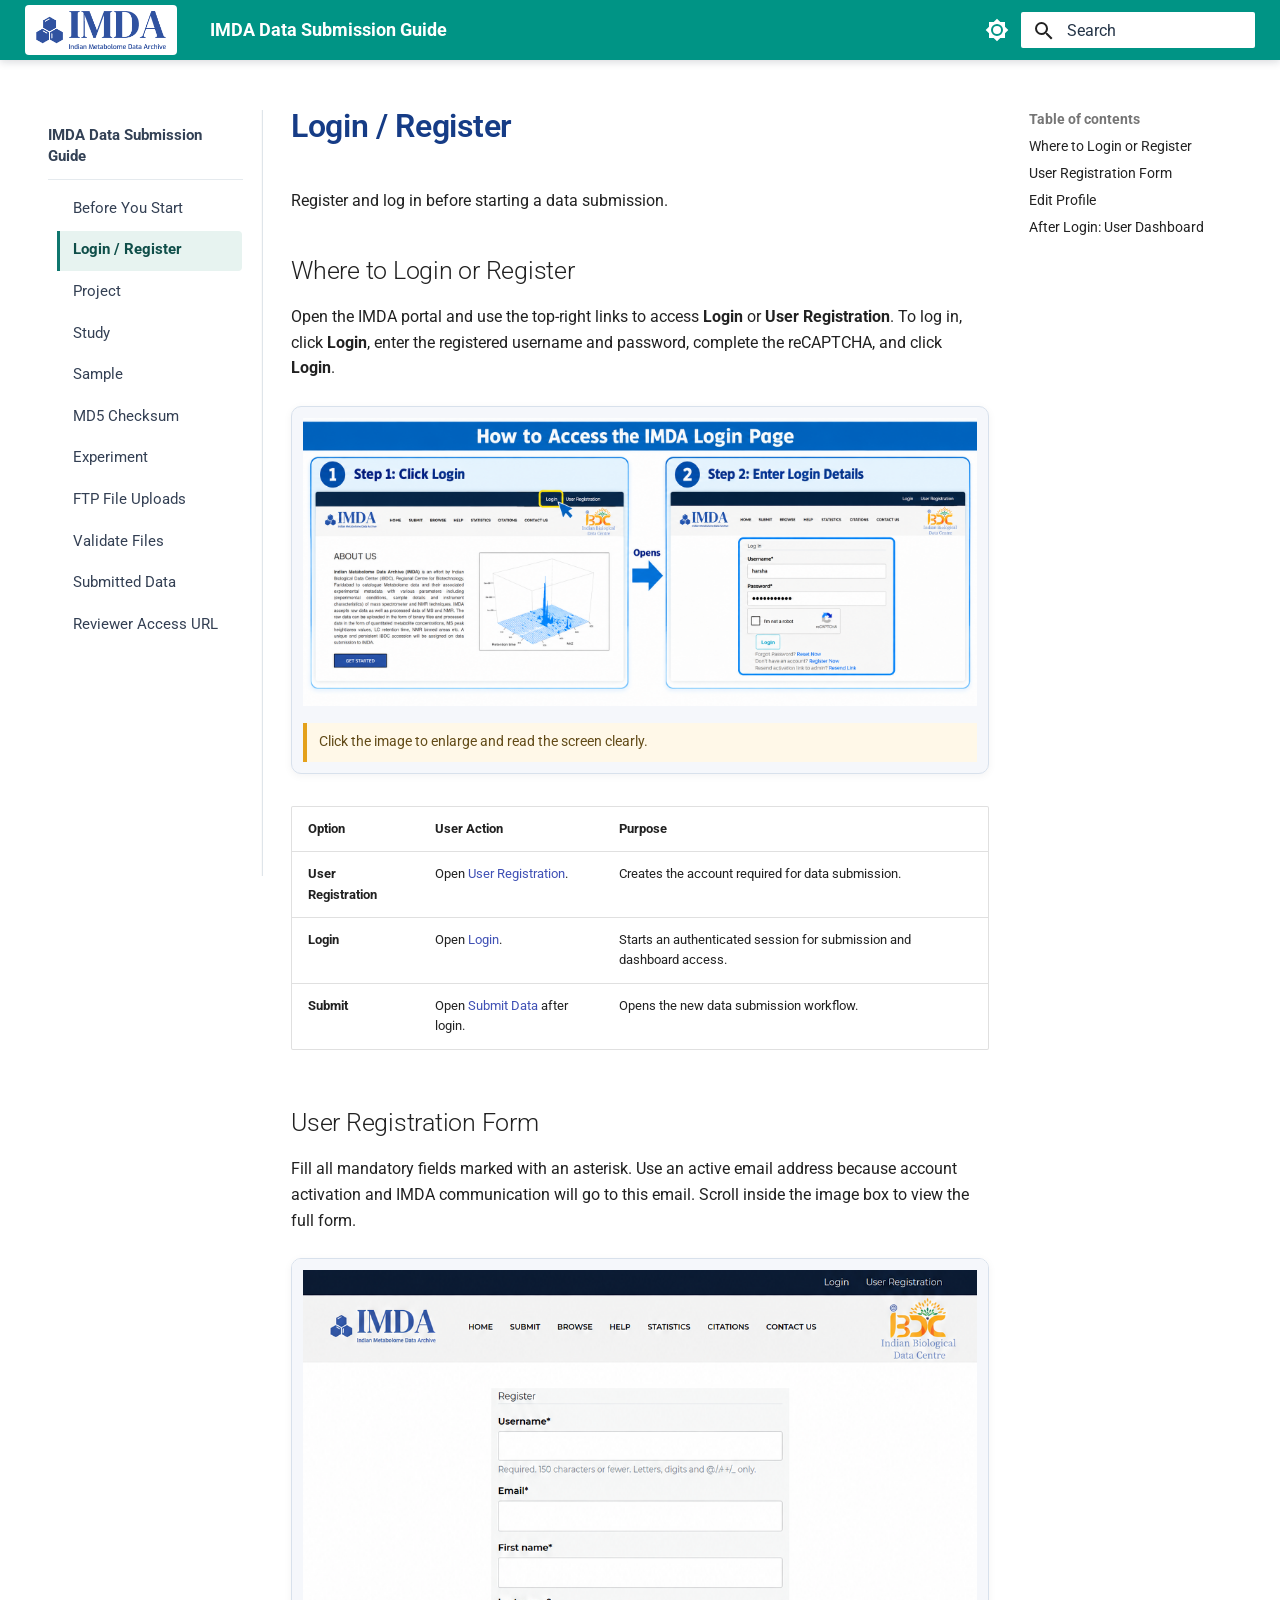
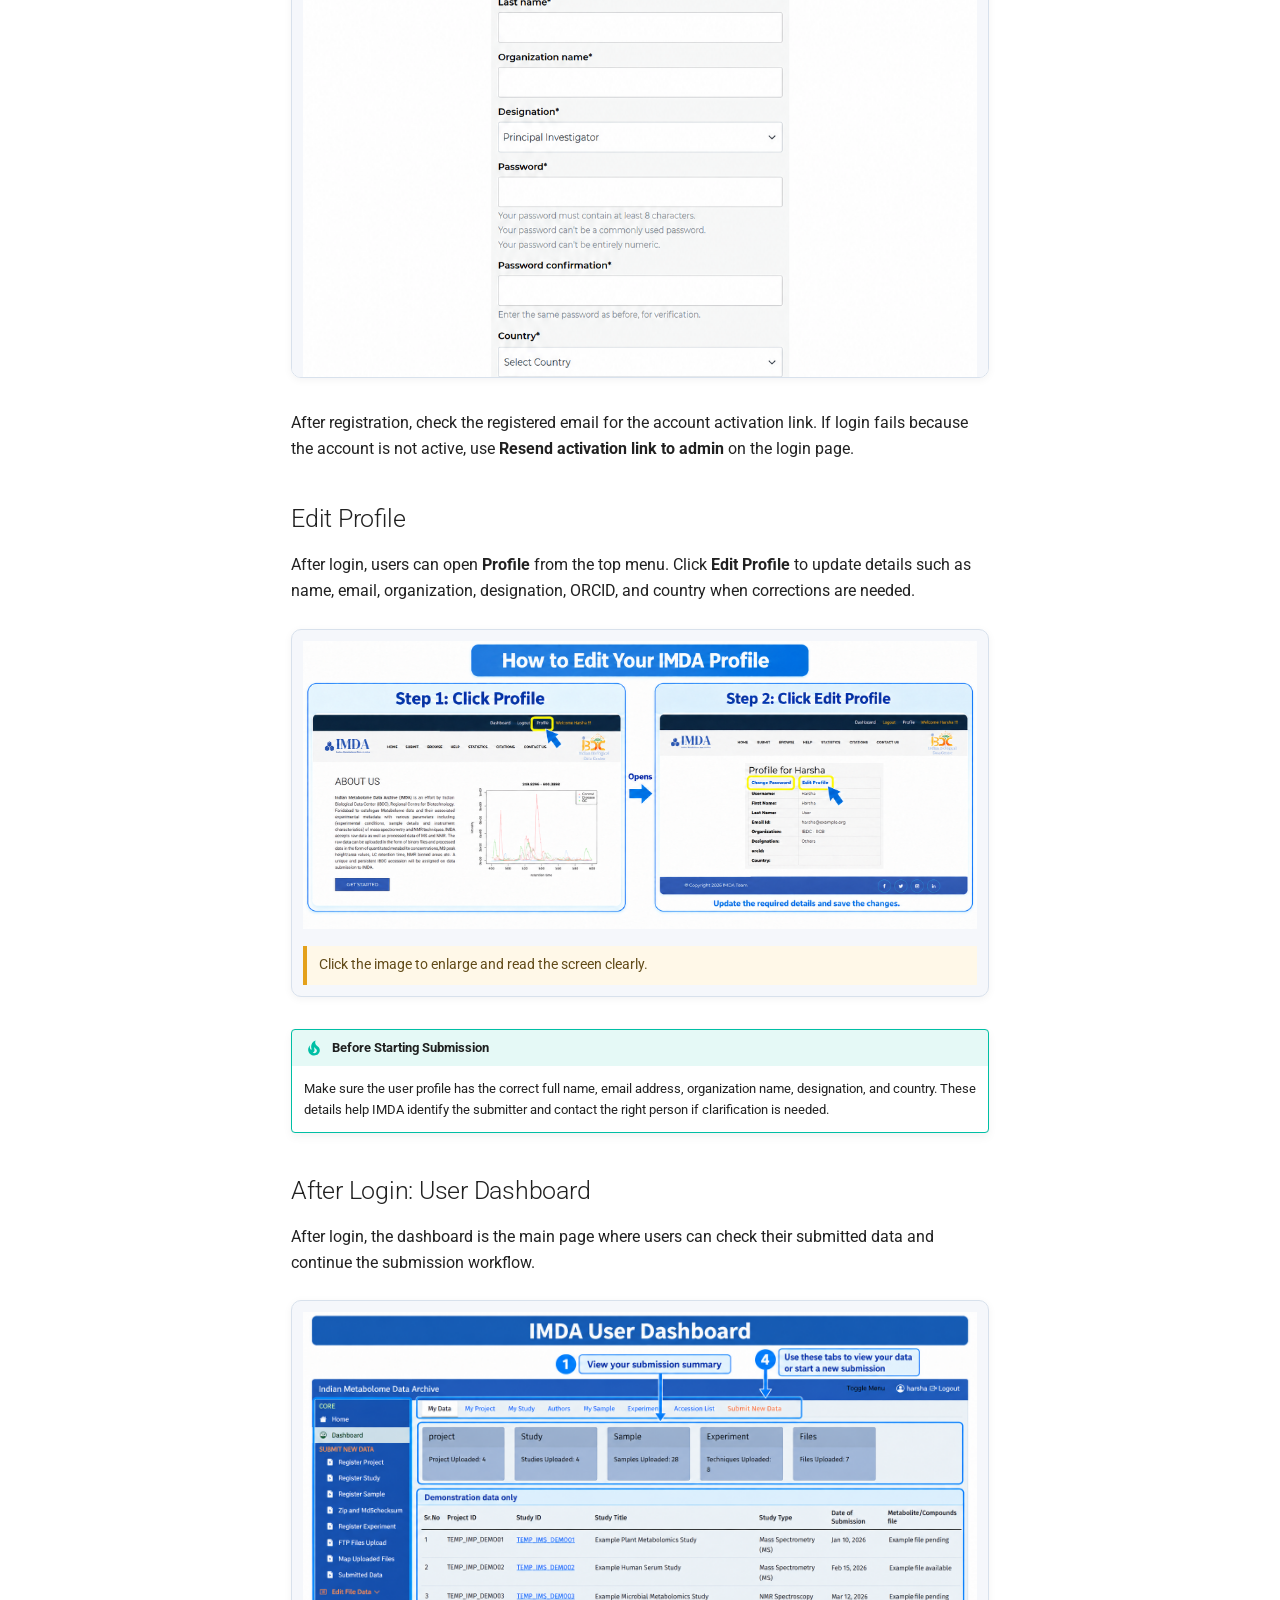
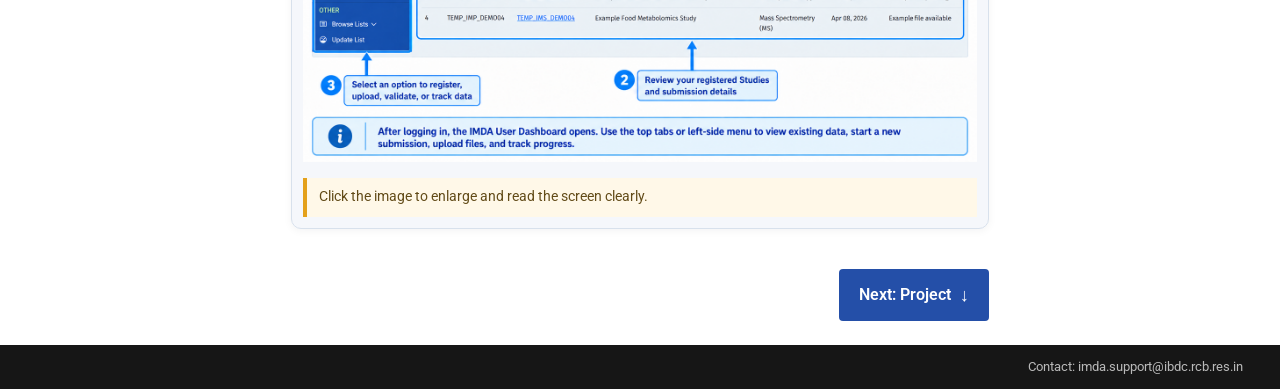
<file: login-register/index.html>
<!doctype html>
<html lang="en" class="no-js">
  <head>
    
      <meta charset="utf-8">
      <meta name="viewport" content="width=device-width,initial-scale=1">
      
      
        <meta name="author" content="Indian Metabolome Data Archive SOP Team">
      
      
        <link rel="canonical" href="https://imdasupport.github.io/imda-submission-guide/login-register/">
      
      
        <link rel="prev" href="..">
      
      
        <link rel="next" href="../project/">
      
      
      <link rel="icon" href="../assets/img/IMDA-favicon.ico">
      <meta name="generator" content="mkdocs-1.6.1, mkdocs-material-9.6.22">
    
    
      
        <title>Login / Register - IMDA Data Submission Guide</title>
      
    
    
      <link rel="stylesheet" href="../assets/stylesheets/main.84d31ad4.min.css">
      
        
        <link rel="stylesheet" href="../assets/stylesheets/palette.06af60db.min.css">
      
      


    
    
      
    
    
      
        
        
        <link rel="preconnect" href="https://fonts.gstatic.com" crossorigin>
        <link rel="stylesheet" href="https://fonts.googleapis.com/css?family=Roboto:300,300i,400,400i,700,700i%7CRoboto+Mono:400,400i,700,700i&display=fallback">
        <style>:root{--md-text-font:"Roboto";--md-code-font:"Roboto Mono"}</style>
      
    
    
      <link rel="stylesheet" href="../assets/css/imda-sop.css">
    
    <script>__md_scope=new URL("..",location),__md_hash=e=>[...e].reduce(((e,_)=>(e<<5)-e+_.charCodeAt(0)),0),__md_get=(e,_=localStorage,t=__md_scope)=>JSON.parse(_.getItem(t.pathname+"."+e)),__md_set=(e,_,t=localStorage,a=__md_scope)=>{try{t.setItem(a.pathname+"."+e,JSON.stringify(_))}catch(e){}}</script>
    
      

    
    
    
  </head>
  
  
    
    
      
    
    
    
    
    <body dir="ltr" data-md-color-scheme="default" data-md-color-primary="white" data-md-color-accent="indigo">
  
    
    <input class="md-toggle" data-md-toggle="drawer" type="checkbox" id="__drawer" autocomplete="off">
    <input class="md-toggle" data-md-toggle="search" type="checkbox" id="__search" autocomplete="off">
    <label class="md-overlay" for="__drawer"></label>
    <div data-md-component="skip">
      
        
        <a href="#login-register" class="md-skip">
          Skip to content
        </a>
      
    </div>
    <div data-md-component="announce">
      
    </div>
    
    
      

  

<header class="md-header md-header--shadow" data-md-component="header">
  <nav class="md-header__inner md-grid" aria-label="Header">
    <a href=".." title="IMDA Data Submission Guide" class="md-header__button md-logo" aria-label="IMDA Data Submission Guide" data-md-component="logo">
      
  <img src="../assets/img/IMDAlogo.png" alt="logo">

    </a>
    <label class="md-header__button md-icon" for="__drawer">
      
      <svg xmlns="http://www.w3.org/2000/svg" viewBox="0 0 24 24"><path d="M3 6h18v2H3zm0 5h18v2H3zm0 5h18v2H3z"/></svg>
    </label>
    <div class="md-header__title" data-md-component="header-title">
      <div class="md-header__ellipsis">
        <div class="md-header__topic">
          <span class="md-ellipsis">
            IMDA Data Submission Guide
          </span>
        </div>
        <div class="md-header__topic" data-md-component="header-topic">
          <span class="md-ellipsis">
            
              Login / Register
            
          </span>
        </div>
      </div>
    </div>
    
      
        <form class="md-header__option" data-md-component="palette">
  
    
    
    
    <input class="md-option" data-md-color-media="(prefers-color-scheme: light)" data-md-color-scheme="default" data-md-color-primary="white" data-md-color-accent="indigo"  aria-label="Switch to dark mode"  type="radio" name="__palette" id="__palette_0">
    
      <label class="md-header__button md-icon" title="Switch to dark mode" for="__palette_1" hidden>
        <svg xmlns="http://www.w3.org/2000/svg" viewBox="0 0 24 24"><path d="M12 8a4 4 0 0 0-4 4 4 4 0 0 0 4 4 4 4 0 0 0 4-4 4 4 0 0 0-4-4m0 10a6 6 0 0 1-6-6 6 6 0 0 1 6-6 6 6 0 0 1 6 6 6 6 0 0 1-6 6m8-9.31V4h-4.69L12 .69 8.69 4H4v4.69L.69 12 4 15.31V20h4.69L12 23.31 15.31 20H20v-4.69L23.31 12z"/></svg>
      </label>
    
  
    
    
    
    <input class="md-option" data-md-color-media="(prefers-color-scheme: dark)" data-md-color-scheme="slate" data-md-color-primary="white" data-md-color-accent="indigo"  aria-label="Switch to light mode"  type="radio" name="__palette" id="__palette_1">
    
      <label class="md-header__button md-icon" title="Switch to light mode" for="__palette_0" hidden>
        <svg xmlns="http://www.w3.org/2000/svg" viewBox="0 0 24 24"><path d="M12 18c-.89 0-1.74-.2-2.5-.55C11.56 16.5 13 14.42 13 12s-1.44-4.5-3.5-5.45C10.26 6.2 11.11 6 12 6a6 6 0 0 1 6 6 6 6 0 0 1-6 6m8-9.31V4h-4.69L12 .69 8.69 4H4v4.69L.69 12 4 15.31V20h4.69L12 23.31 15.31 20H20v-4.69L23.31 12z"/></svg>
      </label>
    
  
</form>
      
    
    
      <script>var palette=__md_get("__palette");if(palette&&palette.color){if("(prefers-color-scheme)"===palette.color.media){var media=matchMedia("(prefers-color-scheme: light)"),input=document.querySelector(media.matches?"[data-md-color-media='(prefers-color-scheme: light)']":"[data-md-color-media='(prefers-color-scheme: dark)']");palette.color.media=input.getAttribute("data-md-color-media"),palette.color.scheme=input.getAttribute("data-md-color-scheme"),palette.color.primary=input.getAttribute("data-md-color-primary"),palette.color.accent=input.getAttribute("data-md-color-accent")}for(var[key,value]of Object.entries(palette.color))document.body.setAttribute("data-md-color-"+key,value)}</script>
    
    
    
      
      
        <label class="md-header__button md-icon" for="__search">
          
          <svg xmlns="http://www.w3.org/2000/svg" viewBox="0 0 24 24"><path d="M9.5 3A6.5 6.5 0 0 1 16 9.5c0 1.61-.59 3.09-1.56 4.23l.27.27h.79l5 5-1.5 1.5-5-5v-.79l-.27-.27A6.52 6.52 0 0 1 9.5 16 6.5 6.5 0 0 1 3 9.5 6.5 6.5 0 0 1 9.5 3m0 2C7 5 5 7 5 9.5S7 14 9.5 14 14 12 14 9.5 12 5 9.5 5"/></svg>
        </label>
        <div class="md-search" data-md-component="search" role="dialog">
  <label class="md-search__overlay" for="__search"></label>
  <div class="md-search__inner" role="search">
    <form class="md-search__form" name="search">
      <input type="text" class="md-search__input" name="query" aria-label="Search" placeholder="Search" autocapitalize="off" autocorrect="off" autocomplete="off" spellcheck="false" data-md-component="search-query" required>
      <label class="md-search__icon md-icon" for="__search">
        
        <svg xmlns="http://www.w3.org/2000/svg" viewBox="0 0 24 24"><path d="M9.5 3A6.5 6.5 0 0 1 16 9.5c0 1.61-.59 3.09-1.56 4.23l.27.27h.79l5 5-1.5 1.5-5-5v-.79l-.27-.27A6.52 6.52 0 0 1 9.5 16 6.5 6.5 0 0 1 3 9.5 6.5 6.5 0 0 1 9.5 3m0 2C7 5 5 7 5 9.5S7 14 9.5 14 14 12 14 9.5 12 5 9.5 5"/></svg>
        
        <svg xmlns="http://www.w3.org/2000/svg" viewBox="0 0 24 24"><path d="M20 11v2H8l5.5 5.5-1.42 1.42L4.16 12l7.92-7.92L13.5 5.5 8 11z"/></svg>
      </label>
      <nav class="md-search__options" aria-label="Search">
        
        <button type="reset" class="md-search__icon md-icon" title="Clear" aria-label="Clear" tabindex="-1">
          
          <svg xmlns="http://www.w3.org/2000/svg" viewBox="0 0 24 24"><path d="M19 6.41 17.59 5 12 10.59 6.41 5 5 6.41 10.59 12 5 17.59 6.41 19 12 13.41 17.59 19 19 17.59 13.41 12z"/></svg>
        </button>
      </nav>
      
        <div class="md-search__suggest" data-md-component="search-suggest"></div>
      
    </form>
    <div class="md-search__output">
      <div class="md-search__scrollwrap" tabindex="0" data-md-scrollfix>
        <div class="md-search-result" data-md-component="search-result">
          <div class="md-search-result__meta">
            Initializing search
          </div>
          <ol class="md-search-result__list" role="presentation"></ol>
        </div>
      </div>
    </div>
  </div>
</div>
      
    
    
  </nav>
  
</header>
    
    <div class="md-container" data-md-component="container">
      
      
        
          
        
      
      <main class="md-main" data-md-component="main">
        <div class="md-main__inner md-grid">
          
            
              
              <div class="md-sidebar md-sidebar--primary" data-md-component="sidebar" data-md-type="navigation" >
                <div class="md-sidebar__scrollwrap">
                  <div class="md-sidebar__inner">
                    



<nav class="md-nav md-nav--primary" aria-label="Navigation" data-md-level="0">
  <label class="md-nav__title" for="__drawer">
    <a href=".." title="IMDA Data Submission Guide" class="md-nav__button md-logo" aria-label="IMDA Data Submission Guide" data-md-component="logo">
      
  <img src="../assets/img/IMDAlogo.png" alt="logo">

    </a>
    IMDA Data Submission Guide
  </label>
  
  <ul class="md-nav__list" data-md-scrollfix>
    
      
      
  
  
  
  
    <li class="md-nav__item">
      <a href=".." class="md-nav__link">
        
  
  
  <span class="md-ellipsis">
    Before You Start
    
  </span>
  

      </a>
    </li>
  

    
      
      
  
  
    
  
  
  
    <li class="md-nav__item md-nav__item--active">
      
      <input class="md-nav__toggle md-toggle" type="checkbox" id="__toc">
      
      
        
      
      
        <label class="md-nav__link md-nav__link--active" for="__toc">
          
  
  
  <span class="md-ellipsis">
    Login / Register
    
  </span>
  

          <span class="md-nav__icon md-icon"></span>
        </label>
      
      <a href="./" class="md-nav__link md-nav__link--active">
        
  
  
  <span class="md-ellipsis">
    Login / Register
    
  </span>
  

      </a>
      
        

<nav class="md-nav md-nav--secondary" aria-label="Table of contents">
  
  
  
    
  
  
    <label class="md-nav__title" for="__toc">
      <span class="md-nav__icon md-icon"></span>
      Table of contents
    </label>
    <ul class="md-nav__list" data-md-component="toc" data-md-scrollfix>
      
        <li class="md-nav__item">
  <a href="#where-to-login-or-register" class="md-nav__link">
    <span class="md-ellipsis">
      Where to Login or Register
    </span>
  </a>
  
</li>
      
        <li class="md-nav__item">
  <a href="#user-registration-form" class="md-nav__link">
    <span class="md-ellipsis">
      User Registration Form
    </span>
  </a>
  
</li>
      
        <li class="md-nav__item">
  <a href="#edit-profile" class="md-nav__link">
    <span class="md-ellipsis">
      Edit Profile
    </span>
  </a>
  
</li>
      
        <li class="md-nav__item">
  <a href="#after-login-user-dashboard" class="md-nav__link">
    <span class="md-ellipsis">
      After Login: User Dashboard
    </span>
  </a>
  
</li>
      
    </ul>
  
</nav>
      
    </li>
  

    
      
      
  
  
  
  
    <li class="md-nav__item">
      <a href="../project/" class="md-nav__link">
        
  
  
  <span class="md-ellipsis">
    Project
    
  </span>
  

      </a>
    </li>
  

    
      
      
  
  
  
  
    <li class="md-nav__item">
      <a href="../study/" class="md-nav__link">
        
  
  
  <span class="md-ellipsis">
    Study
    
  </span>
  

      </a>
    </li>
  

    
      
      
  
  
  
  
    <li class="md-nav__item">
      <a href="../sample/" class="md-nav__link">
        
  
  
  <span class="md-ellipsis">
    Sample
    
  </span>
  

      </a>
    </li>
  

    
      
      
  
  
  
  
    <li class="md-nav__item">
      <a href="../md5-checksum/" class="md-nav__link">
        
  
  
  <span class="md-ellipsis">
    MD5 Checksum
    
  </span>
  

      </a>
    </li>
  

    
      
      
  
  
  
  
    <li class="md-nav__item">
      <a href="../experiment/" class="md-nav__link">
        
  
  
  <span class="md-ellipsis">
    Experiment
    
  </span>
  

      </a>
    </li>
  

    
      
      
  
  
  
  
    <li class="md-nav__item">
      <a href="../ftp-file-uploads/" class="md-nav__link">
        
  
  
  <span class="md-ellipsis">
    FTP File Uploads
    
  </span>
  

      </a>
    </li>
  

    
      
      
  
  
  
  
    <li class="md-nav__item">
      <a href="../map-uploaded-files/" class="md-nav__link">
        
  
  
  <span class="md-ellipsis">
    Validate Files
    
  </span>
  

      </a>
    </li>
  

    
      
      
  
  
  
  
    <li class="md-nav__item">
      <a href="../submitted-data/" class="md-nav__link">
        
  
  
  <span class="md-ellipsis">
    Submitted Data
    
  </span>
  

      </a>
    </li>
  

    
      
      
  
  
  
  
    <li class="md-nav__item">
      <a href="../reviewer-access-url/" class="md-nav__link">
        
  
  
  <span class="md-ellipsis">
    Reviewer Access URL
    
  </span>
  

      </a>
    </li>
  

    
  </ul>
</nav>
                  </div>
                </div>
              </div>
            
            
              
              <div class="md-sidebar md-sidebar--secondary" data-md-component="sidebar" data-md-type="toc" >
                <div class="md-sidebar__scrollwrap">
                  <div class="md-sidebar__inner">
                    

<nav class="md-nav md-nav--secondary" aria-label="Table of contents">
  
  
  
    
  
  
    <label class="md-nav__title" for="__toc">
      <span class="md-nav__icon md-icon"></span>
      Table of contents
    </label>
    <ul class="md-nav__list" data-md-component="toc" data-md-scrollfix>
      
        <li class="md-nav__item">
  <a href="#where-to-login-or-register" class="md-nav__link">
    <span class="md-ellipsis">
      Where to Login or Register
    </span>
  </a>
  
</li>
      
        <li class="md-nav__item">
  <a href="#user-registration-form" class="md-nav__link">
    <span class="md-ellipsis">
      User Registration Form
    </span>
  </a>
  
</li>
      
        <li class="md-nav__item">
  <a href="#edit-profile" class="md-nav__link">
    <span class="md-ellipsis">
      Edit Profile
    </span>
  </a>
  
</li>
      
        <li class="md-nav__item">
  <a href="#after-login-user-dashboard" class="md-nav__link">
    <span class="md-ellipsis">
      After Login: User Dashboard
    </span>
  </a>
  
</li>
      
    </ul>
  
</nav>
                  </div>
                </div>
              </div>
            
          
          
            <div class="md-content" data-md-component="content">
              <article class="md-content__inner md-typeset">
                
                  



<h1 id="login-register">Login / Register</h1>
<p>Register and log in before starting a data submission.</p>
<h2 id="where-to-login-or-register">Where to Login or Register</h2>
<p>Open the IMDA portal and use the top-right links to access <strong>Login</strong> or <strong>User Registration</strong>. To log in, click <strong>Login</strong>, enter the registered username and password, complete the reCAPTCHA, and click <strong>Login</strong>.</p>
<p><img alt="How to access the IMDA login page and enter login details." src="../assets/img/login_access_steps.png" /></p>
<table>
<thead>
<tr>
<th style="text-align: left;">Option</th>
<th style="text-align: left;">User Action</th>
<th style="text-align: left;">Purpose</th>
</tr>
</thead>
<tbody>
<tr>
<td style="text-align: left;"><strong>User Registration</strong></td>
<td style="text-align: left;">Open <a href="https://ibdc.dbt.gov.in/imda/register/" target="_blank" rel="noopener noreferrer">User Registration</a>.</td>
<td style="text-align: left;">Creates the account required for data submission.</td>
</tr>
<tr>
<td style="text-align: left;"><strong>Login</strong></td>
<td style="text-align: left;">Open <a href="https://ibdc.dbt.gov.in/imda/login/" target="_blank" rel="noopener noreferrer">Login</a>.</td>
<td style="text-align: left;">Starts an authenticated session for submission and dashboard access.</td>
</tr>
<tr>
<td style="text-align: left;"><strong>Submit</strong></td>
<td style="text-align: left;">Open <a href="https://ibdc.dbt.gov.in/imda/file_upload/" target="_blank" rel="noopener noreferrer">Submit Data</a> after login.</td>
<td style="text-align: left;">Opens the new data submission workflow.</td>
</tr>
</tbody>
</table>
<h2 id="user-registration-form">User Registration Form</h2>
<p>Fill all mandatory fields marked with an asterisk. Use an active email address because account activation and IMDA communication will go to this email. Scroll inside the image box to view the full form.</p>
<div class="imda-scroll-image" markdown="1">
<img src="../assets/img/user_registration_form.png" alt="Complete IMDA user registration form showing required user profile fields.">
</div>

<p>After registration, check the registered email for the account activation link. If login fails because the account is not active, use <strong>Resend activation link to admin</strong> on the login page.</p>
<h2 id="edit-profile">Edit Profile</h2>
<p>After login, users can open <strong>Profile</strong> from the top menu. Click <strong>Edit Profile</strong> to update details such as name, email, organization, designation, ORCID, and country when corrections are needed.</p>
<p><img alt="How to open and edit the IMDA user profile after login." src="../assets/img/update_profile.png" /></p>
<div class="admonition tip">
<p class="admonition-title">Before Starting Submission</p>
<p>Make sure the user profile has the correct full name, email address, organization name, designation, and country. These details help IMDA identify the submitter and contact the right person if clarification is needed.</p>
</div>
<h2 id="after-login-user-dashboard">After Login: User Dashboard</h2>
<p>After login, the dashboard is the main page where users can check their submitted data and continue the submission workflow.</p>
<p><img alt="IMDA dashboard showing sidebar workflow options." src="../assets/img/dashboard_landing_page.png" /></p>
<div class="imda-next-step">
  <a href="../project/" aria-label="Continue to Project">Next: Project <span aria-hidden="true">&darr;</span></a>
</div>












                
              </article>
            </div>
          
          
<script>var target=document.getElementById(location.hash.slice(1));target&&target.name&&(target.checked=target.name.startsWith("__tabbed_"))</script>
        </div>
        
          <button type="button" class="md-top md-icon" data-md-component="top" hidden>
  
  <svg xmlns="http://www.w3.org/2000/svg" viewBox="0 0 24 24"><path d="M13 20h-2V8l-5.5 5.5-1.42-1.42L12 4.16l7.92 7.92-1.42 1.42L13 8z"/></svg>
  Back to top
</button>
        
      </main>
      
        <footer class="md-footer">
  
  <div class="md-footer-meta md-typeset">
    <div class="md-footer-meta__inner md-grid">
      <div class="md-copyright">
  
    <div class="md-copyright__highlight">
      Contact: imda.support@ibdc.rcb.res.in
    </div>
  
  
</div>
      
    </div>
  </div>
</footer>
      
    </div>
    <div class="md-dialog" data-md-component="dialog">
      <div class="md-dialog__inner md-typeset"></div>
    </div>
    
    
    
      
      <script id="__config" type="application/json">{"base": "..", "features": ["navigation.expand", "toc.follow", "navigation.top", "search.suggest", "search.highlight", "content.code.copy"], "search": "../assets/javascripts/workers/search.973d3a69.min.js", "tags": null, "translations": {"clipboard.copied": "Copied to clipboard", "clipboard.copy": "Copy to clipboard", "search.result.more.one": "1 more on this page", "search.result.more.other": "# more on this page", "search.result.none": "No matching documents", "search.result.one": "1 matching document", "search.result.other": "# matching documents", "search.result.placeholder": "Type to start searching", "search.result.term.missing": "Missing", "select.version": "Select version"}, "version": null}</script>
    
    
      <script src="../assets/javascripts/bundle.f55a23d4.min.js"></script>
      
        <script src="../assets/js/imda-image-viewer.js"></script>
      
    
  </body>
</html>
</file>
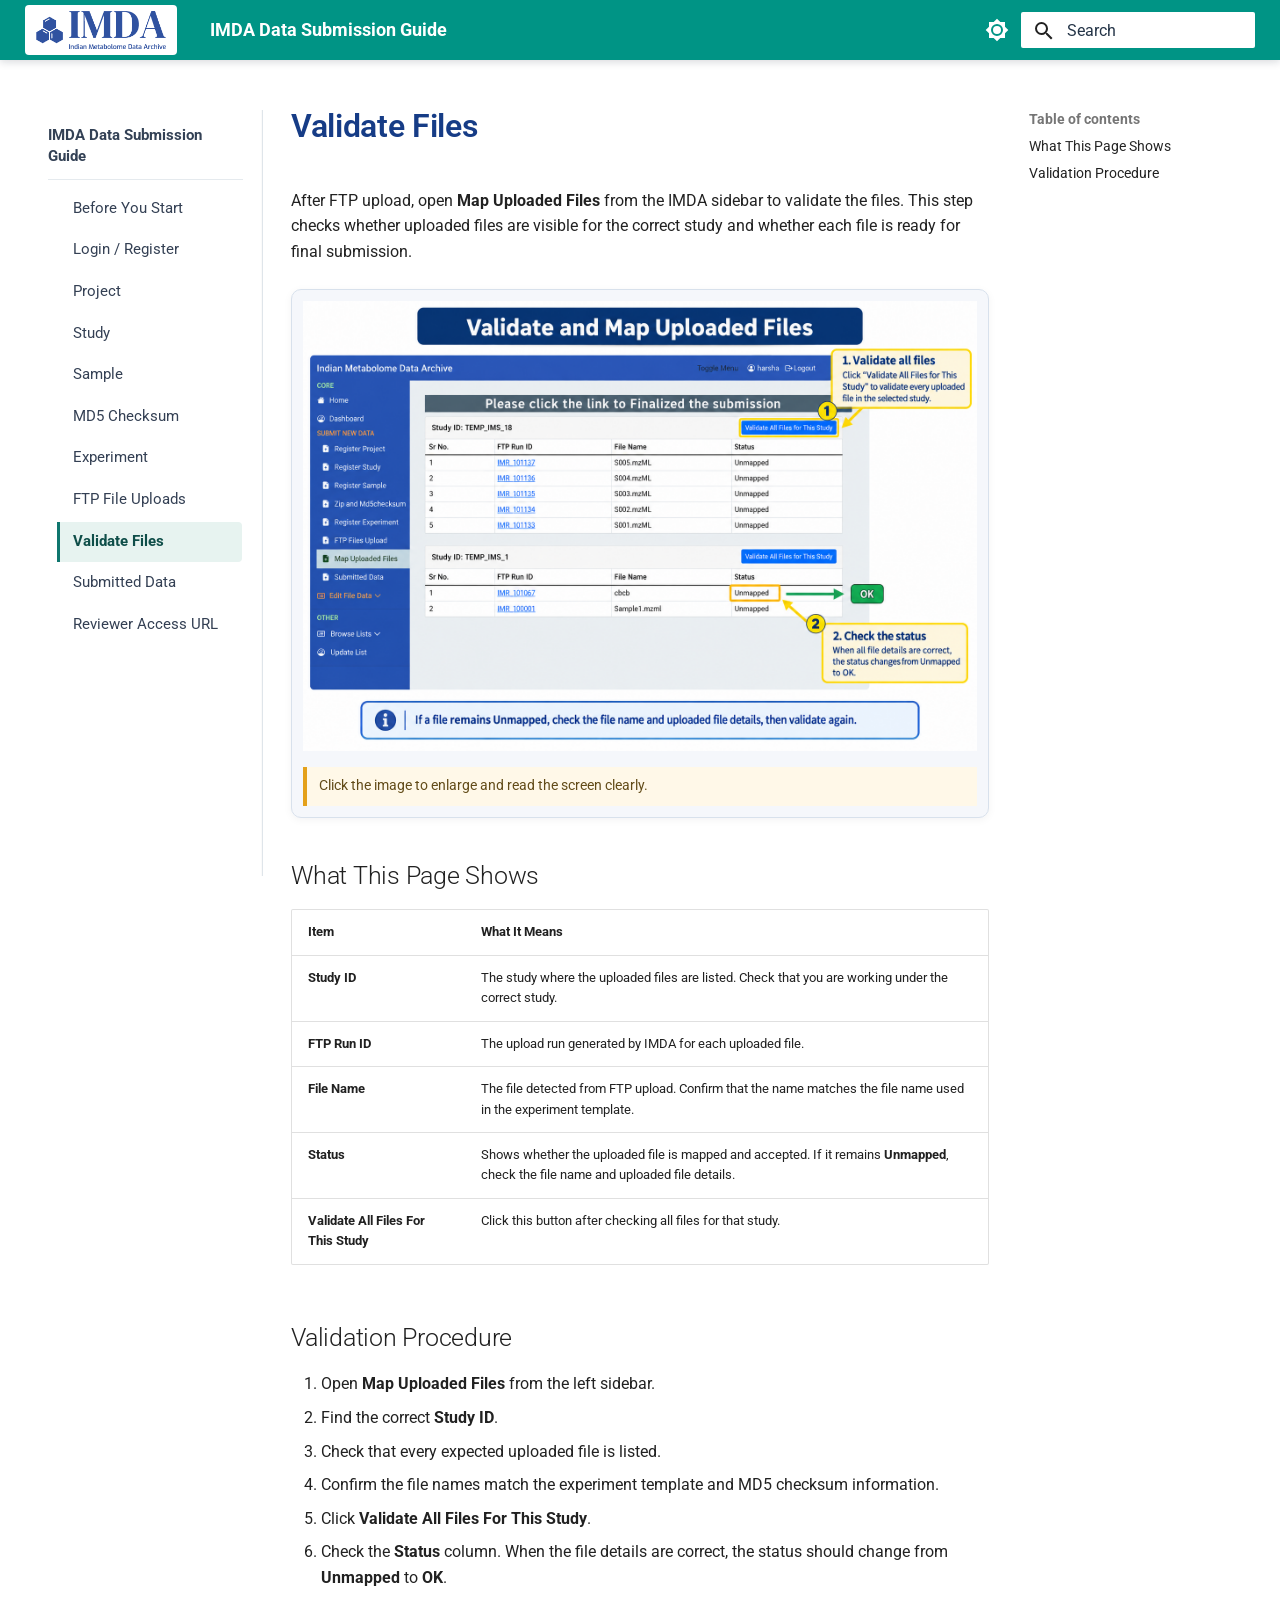
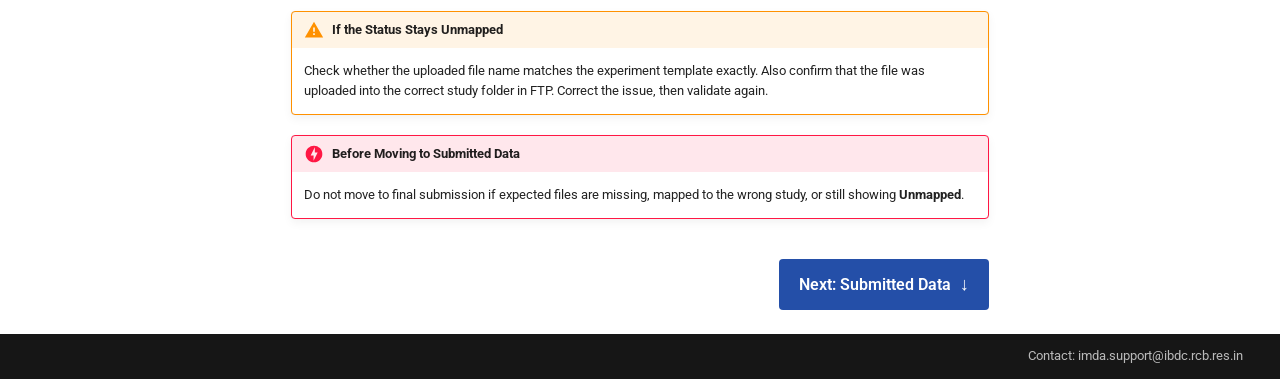
<file: map-uploaded-files/index.html>
<!doctype html>
<html lang="en" class="no-js">
  <head>
    
      <meta charset="utf-8">
      <meta name="viewport" content="width=device-width,initial-scale=1">
      
      
        <meta name="author" content="Indian Metabolome Data Archive SOP Team">
      
      
        <link rel="canonical" href="https://imdasupport.github.io/imda-submission-guide/map-uploaded-files/">
      
      
        <link rel="prev" href="../ftp-file-uploads/">
      
      
        <link rel="next" href="../submitted-data/">
      
      
      <link rel="icon" href="../assets/img/IMDA-favicon.ico">
      <meta name="generator" content="mkdocs-1.6.1, mkdocs-material-9.6.22">
    
    
      
        <title>Validate Files - IMDA Data Submission Guide</title>
      
    
    
      <link rel="stylesheet" href="../assets/stylesheets/main.84d31ad4.min.css">
      
        
        <link rel="stylesheet" href="../assets/stylesheets/palette.06af60db.min.css">
      
      


    
    
      
    
    
      
        
        
        <link rel="preconnect" href="https://fonts.gstatic.com" crossorigin>
        <link rel="stylesheet" href="https://fonts.googleapis.com/css?family=Roboto:300,300i,400,400i,700,700i%7CRoboto+Mono:400,400i,700,700i&display=fallback">
        <style>:root{--md-text-font:"Roboto";--md-code-font:"Roboto Mono"}</style>
      
    
    
      <link rel="stylesheet" href="../assets/css/imda-sop.css">
    
    <script>__md_scope=new URL("..",location),__md_hash=e=>[...e].reduce(((e,_)=>(e<<5)-e+_.charCodeAt(0)),0),__md_get=(e,_=localStorage,t=__md_scope)=>JSON.parse(_.getItem(t.pathname+"."+e)),__md_set=(e,_,t=localStorage,a=__md_scope)=>{try{t.setItem(a.pathname+"."+e,JSON.stringify(_))}catch(e){}}</script>
    
      

    
    
    
  </head>
  
  
    
    
      
    
    
    
    
    <body dir="ltr" data-md-color-scheme="default" data-md-color-primary="white" data-md-color-accent="indigo">
  
    
    <input class="md-toggle" data-md-toggle="drawer" type="checkbox" id="__drawer" autocomplete="off">
    <input class="md-toggle" data-md-toggle="search" type="checkbox" id="__search" autocomplete="off">
    <label class="md-overlay" for="__drawer"></label>
    <div data-md-component="skip">
      
        
        <a href="#validate-files" class="md-skip">
          Skip to content
        </a>
      
    </div>
    <div data-md-component="announce">
      
    </div>
    
    
      

  

<header class="md-header md-header--shadow" data-md-component="header">
  <nav class="md-header__inner md-grid" aria-label="Header">
    <a href=".." title="IMDA Data Submission Guide" class="md-header__button md-logo" aria-label="IMDA Data Submission Guide" data-md-component="logo">
      
  <img src="../assets/img/IMDAlogo.png" alt="logo">

    </a>
    <label class="md-header__button md-icon" for="__drawer">
      
      <svg xmlns="http://www.w3.org/2000/svg" viewBox="0 0 24 24"><path d="M3 6h18v2H3zm0 5h18v2H3zm0 5h18v2H3z"/></svg>
    </label>
    <div class="md-header__title" data-md-component="header-title">
      <div class="md-header__ellipsis">
        <div class="md-header__topic">
          <span class="md-ellipsis">
            IMDA Data Submission Guide
          </span>
        </div>
        <div class="md-header__topic" data-md-component="header-topic">
          <span class="md-ellipsis">
            
              Validate Files
            
          </span>
        </div>
      </div>
    </div>
    
      
        <form class="md-header__option" data-md-component="palette">
  
    
    
    
    <input class="md-option" data-md-color-media="(prefers-color-scheme: light)" data-md-color-scheme="default" data-md-color-primary="white" data-md-color-accent="indigo"  aria-label="Switch to dark mode"  type="radio" name="__palette" id="__palette_0">
    
      <label class="md-header__button md-icon" title="Switch to dark mode" for="__palette_1" hidden>
        <svg xmlns="http://www.w3.org/2000/svg" viewBox="0 0 24 24"><path d="M12 8a4 4 0 0 0-4 4 4 4 0 0 0 4 4 4 4 0 0 0 4-4 4 4 0 0 0-4-4m0 10a6 6 0 0 1-6-6 6 6 0 0 1 6-6 6 6 0 0 1 6 6 6 6 0 0 1-6 6m8-9.31V4h-4.69L12 .69 8.69 4H4v4.69L.69 12 4 15.31V20h4.69L12 23.31 15.31 20H20v-4.69L23.31 12z"/></svg>
      </label>
    
  
    
    
    
    <input class="md-option" data-md-color-media="(prefers-color-scheme: dark)" data-md-color-scheme="slate" data-md-color-primary="white" data-md-color-accent="indigo"  aria-label="Switch to light mode"  type="radio" name="__palette" id="__palette_1">
    
      <label class="md-header__button md-icon" title="Switch to light mode" for="__palette_0" hidden>
        <svg xmlns="http://www.w3.org/2000/svg" viewBox="0 0 24 24"><path d="M12 18c-.89 0-1.74-.2-2.5-.55C11.56 16.5 13 14.42 13 12s-1.44-4.5-3.5-5.45C10.26 6.2 11.11 6 12 6a6 6 0 0 1 6 6 6 6 0 0 1-6 6m8-9.31V4h-4.69L12 .69 8.69 4H4v4.69L.69 12 4 15.31V20h4.69L12 23.31 15.31 20H20v-4.69L23.31 12z"/></svg>
      </label>
    
  
</form>
      
    
    
      <script>var palette=__md_get("__palette");if(palette&&palette.color){if("(prefers-color-scheme)"===palette.color.media){var media=matchMedia("(prefers-color-scheme: light)"),input=document.querySelector(media.matches?"[data-md-color-media='(prefers-color-scheme: light)']":"[data-md-color-media='(prefers-color-scheme: dark)']");palette.color.media=input.getAttribute("data-md-color-media"),palette.color.scheme=input.getAttribute("data-md-color-scheme"),palette.color.primary=input.getAttribute("data-md-color-primary"),palette.color.accent=input.getAttribute("data-md-color-accent")}for(var[key,value]of Object.entries(palette.color))document.body.setAttribute("data-md-color-"+key,value)}</script>
    
    
    
      
      
        <label class="md-header__button md-icon" for="__search">
          
          <svg xmlns="http://www.w3.org/2000/svg" viewBox="0 0 24 24"><path d="M9.5 3A6.5 6.5 0 0 1 16 9.5c0 1.61-.59 3.09-1.56 4.23l.27.27h.79l5 5-1.5 1.5-5-5v-.79l-.27-.27A6.52 6.52 0 0 1 9.5 16 6.5 6.5 0 0 1 3 9.5 6.5 6.5 0 0 1 9.5 3m0 2C7 5 5 7 5 9.5S7 14 9.5 14 14 12 14 9.5 12 5 9.5 5"/></svg>
        </label>
        <div class="md-search" data-md-component="search" role="dialog">
  <label class="md-search__overlay" for="__search"></label>
  <div class="md-search__inner" role="search">
    <form class="md-search__form" name="search">
      <input type="text" class="md-search__input" name="query" aria-label="Search" placeholder="Search" autocapitalize="off" autocorrect="off" autocomplete="off" spellcheck="false" data-md-component="search-query" required>
      <label class="md-search__icon md-icon" for="__search">
        
        <svg xmlns="http://www.w3.org/2000/svg" viewBox="0 0 24 24"><path d="M9.5 3A6.5 6.5 0 0 1 16 9.5c0 1.61-.59 3.09-1.56 4.23l.27.27h.79l5 5-1.5 1.5-5-5v-.79l-.27-.27A6.52 6.52 0 0 1 9.5 16 6.5 6.5 0 0 1 3 9.5 6.5 6.5 0 0 1 9.5 3m0 2C7 5 5 7 5 9.5S7 14 9.5 14 14 12 14 9.5 12 5 9.5 5"/></svg>
        
        <svg xmlns="http://www.w3.org/2000/svg" viewBox="0 0 24 24"><path d="M20 11v2H8l5.5 5.5-1.42 1.42L4.16 12l7.92-7.92L13.5 5.5 8 11z"/></svg>
      </label>
      <nav class="md-search__options" aria-label="Search">
        
        <button type="reset" class="md-search__icon md-icon" title="Clear" aria-label="Clear" tabindex="-1">
          
          <svg xmlns="http://www.w3.org/2000/svg" viewBox="0 0 24 24"><path d="M19 6.41 17.59 5 12 10.59 6.41 5 5 6.41 10.59 12 5 17.59 6.41 19 12 13.41 17.59 19 19 17.59 13.41 12z"/></svg>
        </button>
      </nav>
      
        <div class="md-search__suggest" data-md-component="search-suggest"></div>
      
    </form>
    <div class="md-search__output">
      <div class="md-search__scrollwrap" tabindex="0" data-md-scrollfix>
        <div class="md-search-result" data-md-component="search-result">
          <div class="md-search-result__meta">
            Initializing search
          </div>
          <ol class="md-search-result__list" role="presentation"></ol>
        </div>
      </div>
    </div>
  </div>
</div>
      
    
    
  </nav>
  
</header>
    
    <div class="md-container" data-md-component="container">
      
      
        
          
        
      
      <main class="md-main" data-md-component="main">
        <div class="md-main__inner md-grid">
          
            
              
              <div class="md-sidebar md-sidebar--primary" data-md-component="sidebar" data-md-type="navigation" >
                <div class="md-sidebar__scrollwrap">
                  <div class="md-sidebar__inner">
                    



<nav class="md-nav md-nav--primary" aria-label="Navigation" data-md-level="0">
  <label class="md-nav__title" for="__drawer">
    <a href=".." title="IMDA Data Submission Guide" class="md-nav__button md-logo" aria-label="IMDA Data Submission Guide" data-md-component="logo">
      
  <img src="../assets/img/IMDAlogo.png" alt="logo">

    </a>
    IMDA Data Submission Guide
  </label>
  
  <ul class="md-nav__list" data-md-scrollfix>
    
      
      
  
  
  
  
    <li class="md-nav__item">
      <a href=".." class="md-nav__link">
        
  
  
  <span class="md-ellipsis">
    Before You Start
    
  </span>
  

      </a>
    </li>
  

    
      
      
  
  
  
  
    <li class="md-nav__item">
      <a href="../login-register/" class="md-nav__link">
        
  
  
  <span class="md-ellipsis">
    Login / Register
    
  </span>
  

      </a>
    </li>
  

    
      
      
  
  
  
  
    <li class="md-nav__item">
      <a href="../project/" class="md-nav__link">
        
  
  
  <span class="md-ellipsis">
    Project
    
  </span>
  

      </a>
    </li>
  

    
      
      
  
  
  
  
    <li class="md-nav__item">
      <a href="../study/" class="md-nav__link">
        
  
  
  <span class="md-ellipsis">
    Study
    
  </span>
  

      </a>
    </li>
  

    
      
      
  
  
  
  
    <li class="md-nav__item">
      <a href="../sample/" class="md-nav__link">
        
  
  
  <span class="md-ellipsis">
    Sample
    
  </span>
  

      </a>
    </li>
  

    
      
      
  
  
  
  
    <li class="md-nav__item">
      <a href="../md5-checksum/" class="md-nav__link">
        
  
  
  <span class="md-ellipsis">
    MD5 Checksum
    
  </span>
  

      </a>
    </li>
  

    
      
      
  
  
  
  
    <li class="md-nav__item">
      <a href="../experiment/" class="md-nav__link">
        
  
  
  <span class="md-ellipsis">
    Experiment
    
  </span>
  

      </a>
    </li>
  

    
      
      
  
  
  
  
    <li class="md-nav__item">
      <a href="../ftp-file-uploads/" class="md-nav__link">
        
  
  
  <span class="md-ellipsis">
    FTP File Uploads
    
  </span>
  

      </a>
    </li>
  

    
      
      
  
  
    
  
  
  
    <li class="md-nav__item md-nav__item--active">
      
      <input class="md-nav__toggle md-toggle" type="checkbox" id="__toc">
      
      
        
      
      
        <label class="md-nav__link md-nav__link--active" for="__toc">
          
  
  
  <span class="md-ellipsis">
    Validate Files
    
  </span>
  

          <span class="md-nav__icon md-icon"></span>
        </label>
      
      <a href="./" class="md-nav__link md-nav__link--active">
        
  
  
  <span class="md-ellipsis">
    Validate Files
    
  </span>
  

      </a>
      
        

<nav class="md-nav md-nav--secondary" aria-label="Table of contents">
  
  
  
    
  
  
    <label class="md-nav__title" for="__toc">
      <span class="md-nav__icon md-icon"></span>
      Table of contents
    </label>
    <ul class="md-nav__list" data-md-component="toc" data-md-scrollfix>
      
        <li class="md-nav__item">
  <a href="#what-this-page-shows" class="md-nav__link">
    <span class="md-ellipsis">
      What This Page Shows
    </span>
  </a>
  
</li>
      
        <li class="md-nav__item">
  <a href="#validation-procedure" class="md-nav__link">
    <span class="md-ellipsis">
      Validation Procedure
    </span>
  </a>
  
</li>
      
    </ul>
  
</nav>
      
    </li>
  

    
      
      
  
  
  
  
    <li class="md-nav__item">
      <a href="../submitted-data/" class="md-nav__link">
        
  
  
  <span class="md-ellipsis">
    Submitted Data
    
  </span>
  

      </a>
    </li>
  

    
      
      
  
  
  
  
    <li class="md-nav__item">
      <a href="../reviewer-access-url/" class="md-nav__link">
        
  
  
  <span class="md-ellipsis">
    Reviewer Access URL
    
  </span>
  

      </a>
    </li>
  

    
  </ul>
</nav>
                  </div>
                </div>
              </div>
            
            
              
              <div class="md-sidebar md-sidebar--secondary" data-md-component="sidebar" data-md-type="toc" >
                <div class="md-sidebar__scrollwrap">
                  <div class="md-sidebar__inner">
                    

<nav class="md-nav md-nav--secondary" aria-label="Table of contents">
  
  
  
    
  
  
    <label class="md-nav__title" for="__toc">
      <span class="md-nav__icon md-icon"></span>
      Table of contents
    </label>
    <ul class="md-nav__list" data-md-component="toc" data-md-scrollfix>
      
        <li class="md-nav__item">
  <a href="#what-this-page-shows" class="md-nav__link">
    <span class="md-ellipsis">
      What This Page Shows
    </span>
  </a>
  
</li>
      
        <li class="md-nav__item">
  <a href="#validation-procedure" class="md-nav__link">
    <span class="md-ellipsis">
      Validation Procedure
    </span>
  </a>
  
</li>
      
    </ul>
  
</nav>
                  </div>
                </div>
              </div>
            
          
          
            <div class="md-content" data-md-component="content">
              <article class="md-content__inner md-typeset">
                
                  



<h1 id="validate-files">Validate Files</h1>
<p>After FTP upload, open <strong>Map Uploaded Files</strong> from the IMDA sidebar to validate the files. This step checks whether uploaded files are visible for the correct study and whether each file is ready for final submission.</p>
<p><img alt="Validate and map uploaded files page showing the Validate All Files button and file status." src="../assets/img/map_validate_uploaded_files.png" /></p>
<h2 id="what-this-page-shows">What This Page Shows</h2>
<table>
<thead>
<tr>
<th style="text-align: left;">Item</th>
<th style="text-align: left;">What It Means</th>
</tr>
</thead>
<tbody>
<tr>
<td style="text-align: left;"><strong>Study ID</strong></td>
<td style="text-align: left;">The study where the uploaded files are listed. Check that you are working under the correct study.</td>
</tr>
<tr>
<td style="text-align: left;"><strong>FTP Run ID</strong></td>
<td style="text-align: left;">The upload run generated by IMDA for each uploaded file.</td>
</tr>
<tr>
<td style="text-align: left;"><strong>File Name</strong></td>
<td style="text-align: left;">The file detected from FTP upload. Confirm that the name matches the file name used in the experiment template.</td>
</tr>
<tr>
<td style="text-align: left;"><strong>Status</strong></td>
<td style="text-align: left;">Shows whether the uploaded file is mapped and accepted. If it remains <strong>Unmapped</strong>, check the file name and uploaded file details.</td>
</tr>
<tr>
<td style="text-align: left;"><strong>Validate All Files For This Study</strong></td>
<td style="text-align: left;">Click this button after checking all files for that study.</td>
</tr>
</tbody>
</table>
<h2 id="validation-procedure">Validation Procedure</h2>
<ol>
<li>Open <strong>Map Uploaded Files</strong> from the left sidebar.</li>
<li>Find the correct <strong>Study ID</strong>.</li>
<li>Check that every expected uploaded file is listed.</li>
<li>Confirm the file names match the experiment template and MD5 checksum information.</li>
<li>Click <strong>Validate All Files For This Study</strong>.</li>
<li>Check the <strong>Status</strong> column. When the file details are correct, the status should change from <strong>Unmapped</strong> to <strong>OK</strong>.</li>
</ol>
<div class="admonition warning">
<p class="admonition-title">If the Status Stays Unmapped</p>
<p>Check whether the uploaded file name matches the experiment template exactly. Also confirm that the file was uploaded into the correct study folder in FTP. Correct the issue, then validate again.</p>
</div>
<div class="admonition danger">
<p class="admonition-title">Before Moving to Submitted Data</p>
<p>Do not move to final submission if expected files are missing, mapped to the wrong study, or still showing <strong>Unmapped</strong>.</p>
</div>
<div class="imda-next-step">
  <a href="../submitted-data/" aria-label="Continue to Submitted Data">Next: Submitted Data <span aria-hidden="true">&darr;</span></a>
</div>












                
              </article>
            </div>
          
          
<script>var target=document.getElementById(location.hash.slice(1));target&&target.name&&(target.checked=target.name.startsWith("__tabbed_"))</script>
        </div>
        
          <button type="button" class="md-top md-icon" data-md-component="top" hidden>
  
  <svg xmlns="http://www.w3.org/2000/svg" viewBox="0 0 24 24"><path d="M13 20h-2V8l-5.5 5.5-1.42-1.42L12 4.16l7.92 7.92-1.42 1.42L13 8z"/></svg>
  Back to top
</button>
        
      </main>
      
        <footer class="md-footer">
  
  <div class="md-footer-meta md-typeset">
    <div class="md-footer-meta__inner md-grid">
      <div class="md-copyright">
  
    <div class="md-copyright__highlight">
      Contact: imda.support@ibdc.rcb.res.in
    </div>
  
  
</div>
      
    </div>
  </div>
</footer>
      
    </div>
    <div class="md-dialog" data-md-component="dialog">
      <div class="md-dialog__inner md-typeset"></div>
    </div>
    
    
    
      
      <script id="__config" type="application/json">{"base": "..", "features": ["navigation.expand", "toc.follow", "navigation.top", "search.suggest", "search.highlight", "content.code.copy"], "search": "../assets/javascripts/workers/search.973d3a69.min.js", "tags": null, "translations": {"clipboard.copied": "Copied to clipboard", "clipboard.copy": "Copy to clipboard", "search.result.more.one": "1 more on this page", "search.result.more.other": "# more on this page", "search.result.none": "No matching documents", "search.result.one": "1 matching document", "search.result.other": "# matching documents", "search.result.placeholder": "Type to start searching", "search.result.term.missing": "Missing", "select.version": "Select version"}, "version": null}</script>
    
    
      <script src="../assets/javascripts/bundle.f55a23d4.min.js"></script>
      
        <script src="../assets/js/imda-image-viewer.js"></script>
      
    
  </body>
</html>
</file>
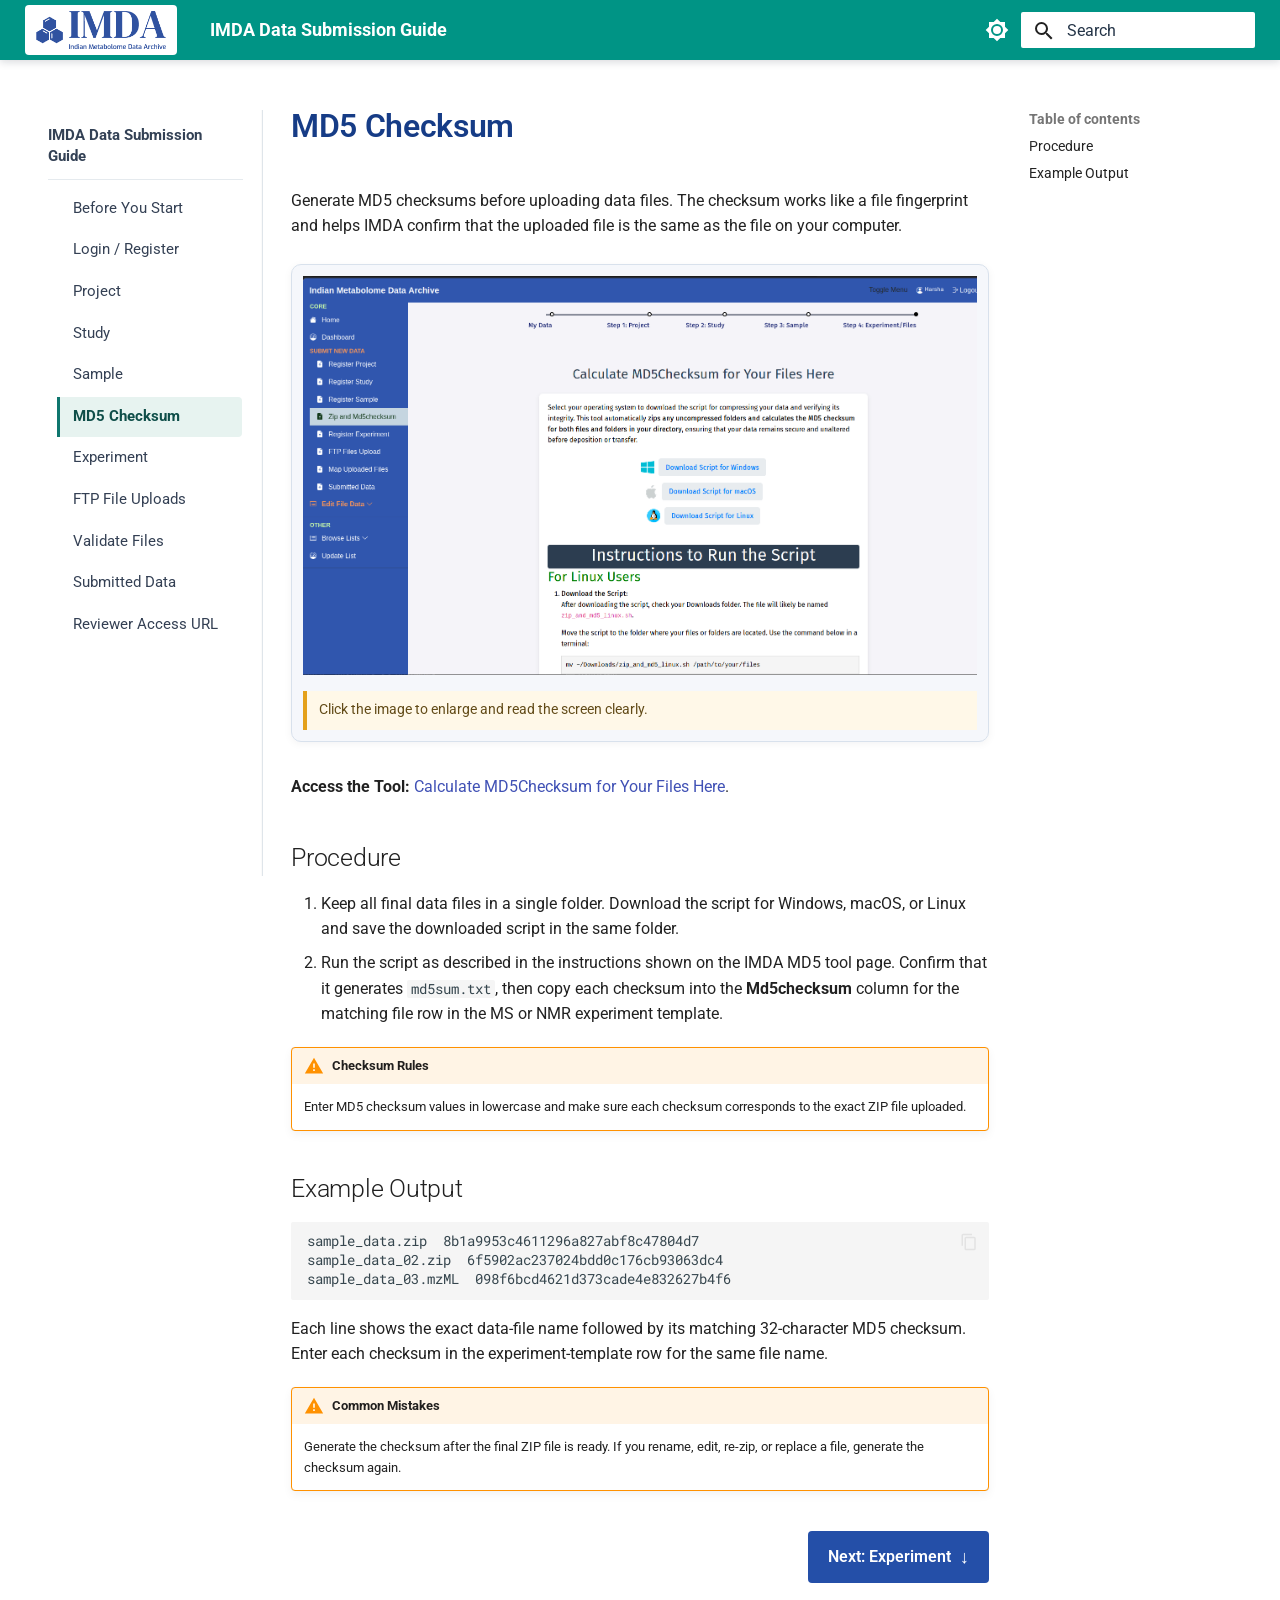
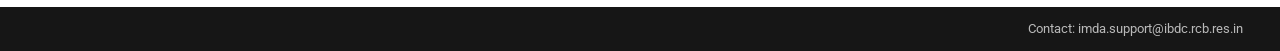
<file: md5-checksum/index.html>
<!doctype html>
<html lang="en" class="no-js">
  <head>
    
      <meta charset="utf-8">
      <meta name="viewport" content="width=device-width,initial-scale=1">
      
      
        <meta name="author" content="Indian Metabolome Data Archive SOP Team">
      
      
        <link rel="canonical" href="https://imdasupport.github.io/imda-submission-guide/md5-checksum/">
      
      
        <link rel="prev" href="../sample/">
      
      
        <link rel="next" href="../experiment/">
      
      
      <link rel="icon" href="../assets/img/IMDA-favicon.ico">
      <meta name="generator" content="mkdocs-1.6.1, mkdocs-material-9.6.22">
    
    
      
        <title>MD5 Checksum - IMDA Data Submission Guide</title>
      
    
    
      <link rel="stylesheet" href="../assets/stylesheets/main.84d31ad4.min.css">
      
        
        <link rel="stylesheet" href="../assets/stylesheets/palette.06af60db.min.css">
      
      


    
    
      
    
    
      
        
        
        <link rel="preconnect" href="https://fonts.gstatic.com" crossorigin>
        <link rel="stylesheet" href="https://fonts.googleapis.com/css?family=Roboto:300,300i,400,400i,700,700i%7CRoboto+Mono:400,400i,700,700i&display=fallback">
        <style>:root{--md-text-font:"Roboto";--md-code-font:"Roboto Mono"}</style>
      
    
    
      <link rel="stylesheet" href="../assets/css/imda-sop.css">
    
    <script>__md_scope=new URL("..",location),__md_hash=e=>[...e].reduce(((e,_)=>(e<<5)-e+_.charCodeAt(0)),0),__md_get=(e,_=localStorage,t=__md_scope)=>JSON.parse(_.getItem(t.pathname+"."+e)),__md_set=(e,_,t=localStorage,a=__md_scope)=>{try{t.setItem(a.pathname+"."+e,JSON.stringify(_))}catch(e){}}</script>
    
      

    
    
    
  </head>
  
  
    
    
      
    
    
    
    
    <body dir="ltr" data-md-color-scheme="default" data-md-color-primary="white" data-md-color-accent="indigo">
  
    
    <input class="md-toggle" data-md-toggle="drawer" type="checkbox" id="__drawer" autocomplete="off">
    <input class="md-toggle" data-md-toggle="search" type="checkbox" id="__search" autocomplete="off">
    <label class="md-overlay" for="__drawer"></label>
    <div data-md-component="skip">
      
        
        <a href="#md5-checksum" class="md-skip">
          Skip to content
        </a>
      
    </div>
    <div data-md-component="announce">
      
    </div>
    
    
      

  

<header class="md-header md-header--shadow" data-md-component="header">
  <nav class="md-header__inner md-grid" aria-label="Header">
    <a href=".." title="IMDA Data Submission Guide" class="md-header__button md-logo" aria-label="IMDA Data Submission Guide" data-md-component="logo">
      
  <img src="../assets/img/IMDAlogo.png" alt="logo">

    </a>
    <label class="md-header__button md-icon" for="__drawer">
      
      <svg xmlns="http://www.w3.org/2000/svg" viewBox="0 0 24 24"><path d="M3 6h18v2H3zm0 5h18v2H3zm0 5h18v2H3z"/></svg>
    </label>
    <div class="md-header__title" data-md-component="header-title">
      <div class="md-header__ellipsis">
        <div class="md-header__topic">
          <span class="md-ellipsis">
            IMDA Data Submission Guide
          </span>
        </div>
        <div class="md-header__topic" data-md-component="header-topic">
          <span class="md-ellipsis">
            
              MD5 Checksum
            
          </span>
        </div>
      </div>
    </div>
    
      
        <form class="md-header__option" data-md-component="palette">
  
    
    
    
    <input class="md-option" data-md-color-media="(prefers-color-scheme: light)" data-md-color-scheme="default" data-md-color-primary="white" data-md-color-accent="indigo"  aria-label="Switch to dark mode"  type="radio" name="__palette" id="__palette_0">
    
      <label class="md-header__button md-icon" title="Switch to dark mode" for="__palette_1" hidden>
        <svg xmlns="http://www.w3.org/2000/svg" viewBox="0 0 24 24"><path d="M12 8a4 4 0 0 0-4 4 4 4 0 0 0 4 4 4 4 0 0 0 4-4 4 4 0 0 0-4-4m0 10a6 6 0 0 1-6-6 6 6 0 0 1 6-6 6 6 0 0 1 6 6 6 6 0 0 1-6 6m8-9.31V4h-4.69L12 .69 8.69 4H4v4.69L.69 12 4 15.31V20h4.69L12 23.31 15.31 20H20v-4.69L23.31 12z"/></svg>
      </label>
    
  
    
    
    
    <input class="md-option" data-md-color-media="(prefers-color-scheme: dark)" data-md-color-scheme="slate" data-md-color-primary="white" data-md-color-accent="indigo"  aria-label="Switch to light mode"  type="radio" name="__palette" id="__palette_1">
    
      <label class="md-header__button md-icon" title="Switch to light mode" for="__palette_0" hidden>
        <svg xmlns="http://www.w3.org/2000/svg" viewBox="0 0 24 24"><path d="M12 18c-.89 0-1.74-.2-2.5-.55C11.56 16.5 13 14.42 13 12s-1.44-4.5-3.5-5.45C10.26 6.2 11.11 6 12 6a6 6 0 0 1 6 6 6 6 0 0 1-6 6m8-9.31V4h-4.69L12 .69 8.69 4H4v4.69L.69 12 4 15.31V20h4.69L12 23.31 15.31 20H20v-4.69L23.31 12z"/></svg>
      </label>
    
  
</form>
      
    
    
      <script>var palette=__md_get("__palette");if(palette&&palette.color){if("(prefers-color-scheme)"===palette.color.media){var media=matchMedia("(prefers-color-scheme: light)"),input=document.querySelector(media.matches?"[data-md-color-media='(prefers-color-scheme: light)']":"[data-md-color-media='(prefers-color-scheme: dark)']");palette.color.media=input.getAttribute("data-md-color-media"),palette.color.scheme=input.getAttribute("data-md-color-scheme"),palette.color.primary=input.getAttribute("data-md-color-primary"),palette.color.accent=input.getAttribute("data-md-color-accent")}for(var[key,value]of Object.entries(palette.color))document.body.setAttribute("data-md-color-"+key,value)}</script>
    
    
    
      
      
        <label class="md-header__button md-icon" for="__search">
          
          <svg xmlns="http://www.w3.org/2000/svg" viewBox="0 0 24 24"><path d="M9.5 3A6.5 6.5 0 0 1 16 9.5c0 1.61-.59 3.09-1.56 4.23l.27.27h.79l5 5-1.5 1.5-5-5v-.79l-.27-.27A6.52 6.52 0 0 1 9.5 16 6.5 6.5 0 0 1 3 9.5 6.5 6.5 0 0 1 9.5 3m0 2C7 5 5 7 5 9.5S7 14 9.5 14 14 12 14 9.5 12 5 9.5 5"/></svg>
        </label>
        <div class="md-search" data-md-component="search" role="dialog">
  <label class="md-search__overlay" for="__search"></label>
  <div class="md-search__inner" role="search">
    <form class="md-search__form" name="search">
      <input type="text" class="md-search__input" name="query" aria-label="Search" placeholder="Search" autocapitalize="off" autocorrect="off" autocomplete="off" spellcheck="false" data-md-component="search-query" required>
      <label class="md-search__icon md-icon" for="__search">
        
        <svg xmlns="http://www.w3.org/2000/svg" viewBox="0 0 24 24"><path d="M9.5 3A6.5 6.5 0 0 1 16 9.5c0 1.61-.59 3.09-1.56 4.23l.27.27h.79l5 5-1.5 1.5-5-5v-.79l-.27-.27A6.52 6.52 0 0 1 9.5 16 6.5 6.5 0 0 1 3 9.5 6.5 6.5 0 0 1 9.5 3m0 2C7 5 5 7 5 9.5S7 14 9.5 14 14 12 14 9.5 12 5 9.5 5"/></svg>
        
        <svg xmlns="http://www.w3.org/2000/svg" viewBox="0 0 24 24"><path d="M20 11v2H8l5.5 5.5-1.42 1.42L4.16 12l7.92-7.92L13.5 5.5 8 11z"/></svg>
      </label>
      <nav class="md-search__options" aria-label="Search">
        
        <button type="reset" class="md-search__icon md-icon" title="Clear" aria-label="Clear" tabindex="-1">
          
          <svg xmlns="http://www.w3.org/2000/svg" viewBox="0 0 24 24"><path d="M19 6.41 17.59 5 12 10.59 6.41 5 5 6.41 10.59 12 5 17.59 6.41 19 12 13.41 17.59 19 19 17.59 13.41 12z"/></svg>
        </button>
      </nav>
      
        <div class="md-search__suggest" data-md-component="search-suggest"></div>
      
    </form>
    <div class="md-search__output">
      <div class="md-search__scrollwrap" tabindex="0" data-md-scrollfix>
        <div class="md-search-result" data-md-component="search-result">
          <div class="md-search-result__meta">
            Initializing search
          </div>
          <ol class="md-search-result__list" role="presentation"></ol>
        </div>
      </div>
    </div>
  </div>
</div>
      
    
    
  </nav>
  
</header>
    
    <div class="md-container" data-md-component="container">
      
      
        
          
        
      
      <main class="md-main" data-md-component="main">
        <div class="md-main__inner md-grid">
          
            
              
              <div class="md-sidebar md-sidebar--primary" data-md-component="sidebar" data-md-type="navigation" >
                <div class="md-sidebar__scrollwrap">
                  <div class="md-sidebar__inner">
                    



<nav class="md-nav md-nav--primary" aria-label="Navigation" data-md-level="0">
  <label class="md-nav__title" for="__drawer">
    <a href=".." title="IMDA Data Submission Guide" class="md-nav__button md-logo" aria-label="IMDA Data Submission Guide" data-md-component="logo">
      
  <img src="../assets/img/IMDAlogo.png" alt="logo">

    </a>
    IMDA Data Submission Guide
  </label>
  
  <ul class="md-nav__list" data-md-scrollfix>
    
      
      
  
  
  
  
    <li class="md-nav__item">
      <a href=".." class="md-nav__link">
        
  
  
  <span class="md-ellipsis">
    Before You Start
    
  </span>
  

      </a>
    </li>
  

    
      
      
  
  
  
  
    <li class="md-nav__item">
      <a href="../login-register/" class="md-nav__link">
        
  
  
  <span class="md-ellipsis">
    Login / Register
    
  </span>
  

      </a>
    </li>
  

    
      
      
  
  
  
  
    <li class="md-nav__item">
      <a href="../project/" class="md-nav__link">
        
  
  
  <span class="md-ellipsis">
    Project
    
  </span>
  

      </a>
    </li>
  

    
      
      
  
  
  
  
    <li class="md-nav__item">
      <a href="../study/" class="md-nav__link">
        
  
  
  <span class="md-ellipsis">
    Study
    
  </span>
  

      </a>
    </li>
  

    
      
      
  
  
  
  
    <li class="md-nav__item">
      <a href="../sample/" class="md-nav__link">
        
  
  
  <span class="md-ellipsis">
    Sample
    
  </span>
  

      </a>
    </li>
  

    
      
      
  
  
    
  
  
  
    <li class="md-nav__item md-nav__item--active">
      
      <input class="md-nav__toggle md-toggle" type="checkbox" id="__toc">
      
      
        
      
      
        <label class="md-nav__link md-nav__link--active" for="__toc">
          
  
  
  <span class="md-ellipsis">
    MD5 Checksum
    
  </span>
  

          <span class="md-nav__icon md-icon"></span>
        </label>
      
      <a href="./" class="md-nav__link md-nav__link--active">
        
  
  
  <span class="md-ellipsis">
    MD5 Checksum
    
  </span>
  

      </a>
      
        

<nav class="md-nav md-nav--secondary" aria-label="Table of contents">
  
  
  
    
  
  
    <label class="md-nav__title" for="__toc">
      <span class="md-nav__icon md-icon"></span>
      Table of contents
    </label>
    <ul class="md-nav__list" data-md-component="toc" data-md-scrollfix>
      
        <li class="md-nav__item">
  <a href="#procedure" class="md-nav__link">
    <span class="md-ellipsis">
      Procedure
    </span>
  </a>
  
</li>
      
        <li class="md-nav__item">
  <a href="#example-output" class="md-nav__link">
    <span class="md-ellipsis">
      Example Output
    </span>
  </a>
  
</li>
      
    </ul>
  
</nav>
      
    </li>
  

    
      
      
  
  
  
  
    <li class="md-nav__item">
      <a href="../experiment/" class="md-nav__link">
        
  
  
  <span class="md-ellipsis">
    Experiment
    
  </span>
  

      </a>
    </li>
  

    
      
      
  
  
  
  
    <li class="md-nav__item">
      <a href="../ftp-file-uploads/" class="md-nav__link">
        
  
  
  <span class="md-ellipsis">
    FTP File Uploads
    
  </span>
  

      </a>
    </li>
  

    
      
      
  
  
  
  
    <li class="md-nav__item">
      <a href="../map-uploaded-files/" class="md-nav__link">
        
  
  
  <span class="md-ellipsis">
    Validate Files
    
  </span>
  

      </a>
    </li>
  

    
      
      
  
  
  
  
    <li class="md-nav__item">
      <a href="../submitted-data/" class="md-nav__link">
        
  
  
  <span class="md-ellipsis">
    Submitted Data
    
  </span>
  

      </a>
    </li>
  

    
      
      
  
  
  
  
    <li class="md-nav__item">
      <a href="../reviewer-access-url/" class="md-nav__link">
        
  
  
  <span class="md-ellipsis">
    Reviewer Access URL
    
  </span>
  

      </a>
    </li>
  

    
  </ul>
</nav>
                  </div>
                </div>
              </div>
            
            
              
              <div class="md-sidebar md-sidebar--secondary" data-md-component="sidebar" data-md-type="toc" >
                <div class="md-sidebar__scrollwrap">
                  <div class="md-sidebar__inner">
                    

<nav class="md-nav md-nav--secondary" aria-label="Table of contents">
  
  
  
    
  
  
    <label class="md-nav__title" for="__toc">
      <span class="md-nav__icon md-icon"></span>
      Table of contents
    </label>
    <ul class="md-nav__list" data-md-component="toc" data-md-scrollfix>
      
        <li class="md-nav__item">
  <a href="#procedure" class="md-nav__link">
    <span class="md-ellipsis">
      Procedure
    </span>
  </a>
  
</li>
      
        <li class="md-nav__item">
  <a href="#example-output" class="md-nav__link">
    <span class="md-ellipsis">
      Example Output
    </span>
  </a>
  
</li>
      
    </ul>
  
</nav>
                  </div>
                </div>
              </div>
            
          
          
            <div class="md-content" data-md-component="content">
              <article class="md-content__inner md-typeset">
                
                  



<h1 id="md5-checksum">MD5 Checksum</h1>
<p>Generate MD5 checksums before uploading data files. The checksum works like a file fingerprint and helps IMDA confirm that the uploaded file is the same as the file on your computer.</p>
<p><img alt="IMDA MD5 checksum page with script downloads and instructions." src="../assets/img/zip_and_md5checksum.png" /></p>
<p><strong>Access the Tool:</strong> <a href="https://ibdc.dbt.gov.in/imda/toolmdchecksum.html">Calculate MD5Checksum for Your Files Here</a>.</p>
<h2 id="procedure">Procedure</h2>
<ol>
<li>Keep all final data files in a single folder. Download the script for Windows, macOS, or Linux and save the downloaded script in the same folder.</li>
<li>Run the script as described in the instructions shown on the IMDA MD5 tool page. Confirm that it generates <code>md5sum.txt</code>, then copy each checksum into the <strong>Md5checksum</strong> column for the matching file row in the MS or NMR experiment template.</li>
</ol>
<div class="admonition warning">
<p class="admonition-title">Checksum Rules</p>
<p>Enter MD5 checksum values in lowercase and make sure each checksum corresponds to the exact ZIP file uploaded.</p>
</div>
<h2 id="example-output">Example Output</h2>
<div class="highlight"><pre><span></span><code><a id="__codelineno-0-1" name="__codelineno-0-1" href="#__codelineno-0-1"></a>sample_data.zip  8b1a9953c4611296a827abf8c47804d7
<a id="__codelineno-0-2" name="__codelineno-0-2" href="#__codelineno-0-2"></a>sample_data_02.zip  6f5902ac237024bdd0c176cb93063dc4
<a id="__codelineno-0-3" name="__codelineno-0-3" href="#__codelineno-0-3"></a>sample_data_03.mzML  098f6bcd4621d373cade4e832627b4f6
</code></pre></div>
<p>Each line shows the exact data-file name followed by its matching 32-character MD5 checksum. Enter each checksum in the experiment-template row for the same file name.</p>
<div class="admonition warning">
<p class="admonition-title">Common Mistakes</p>
<p>Generate the checksum after the final ZIP file is ready. If you rename, edit, re-zip, or replace a file, generate the checksum again.</p>
</div>
<div class="imda-next-step">
  <a href="../experiment/" aria-label="Continue to Experiment">Next: Experiment <span aria-hidden="true">&darr;</span></a>
</div>












                
              </article>
            </div>
          
          
<script>var target=document.getElementById(location.hash.slice(1));target&&target.name&&(target.checked=target.name.startsWith("__tabbed_"))</script>
        </div>
        
          <button type="button" class="md-top md-icon" data-md-component="top" hidden>
  
  <svg xmlns="http://www.w3.org/2000/svg" viewBox="0 0 24 24"><path d="M13 20h-2V8l-5.5 5.5-1.42-1.42L12 4.16l7.92 7.92-1.42 1.42L13 8z"/></svg>
  Back to top
</button>
        
      </main>
      
        <footer class="md-footer">
  
  <div class="md-footer-meta md-typeset">
    <div class="md-footer-meta__inner md-grid">
      <div class="md-copyright">
  
    <div class="md-copyright__highlight">
      Contact: imda.support@ibdc.rcb.res.in
    </div>
  
  
</div>
      
    </div>
  </div>
</footer>
      
    </div>
    <div class="md-dialog" data-md-component="dialog">
      <div class="md-dialog__inner md-typeset"></div>
    </div>
    
    
    
      
      <script id="__config" type="application/json">{"base": "..", "features": ["navigation.expand", "toc.follow", "navigation.top", "search.suggest", "search.highlight", "content.code.copy"], "search": "../assets/javascripts/workers/search.973d3a69.min.js", "tags": null, "translations": {"clipboard.copied": "Copied to clipboard", "clipboard.copy": "Copy to clipboard", "search.result.more.one": "1 more on this page", "search.result.more.other": "# more on this page", "search.result.none": "No matching documents", "search.result.one": "1 matching document", "search.result.other": "# matching documents", "search.result.placeholder": "Type to start searching", "search.result.term.missing": "Missing", "select.version": "Select version"}, "version": null}</script>
    
    
      <script src="../assets/javascripts/bundle.f55a23d4.min.js"></script>
      
        <script src="../assets/js/imda-image-viewer.js"></script>
      
    
  </body>
</html>
</file>
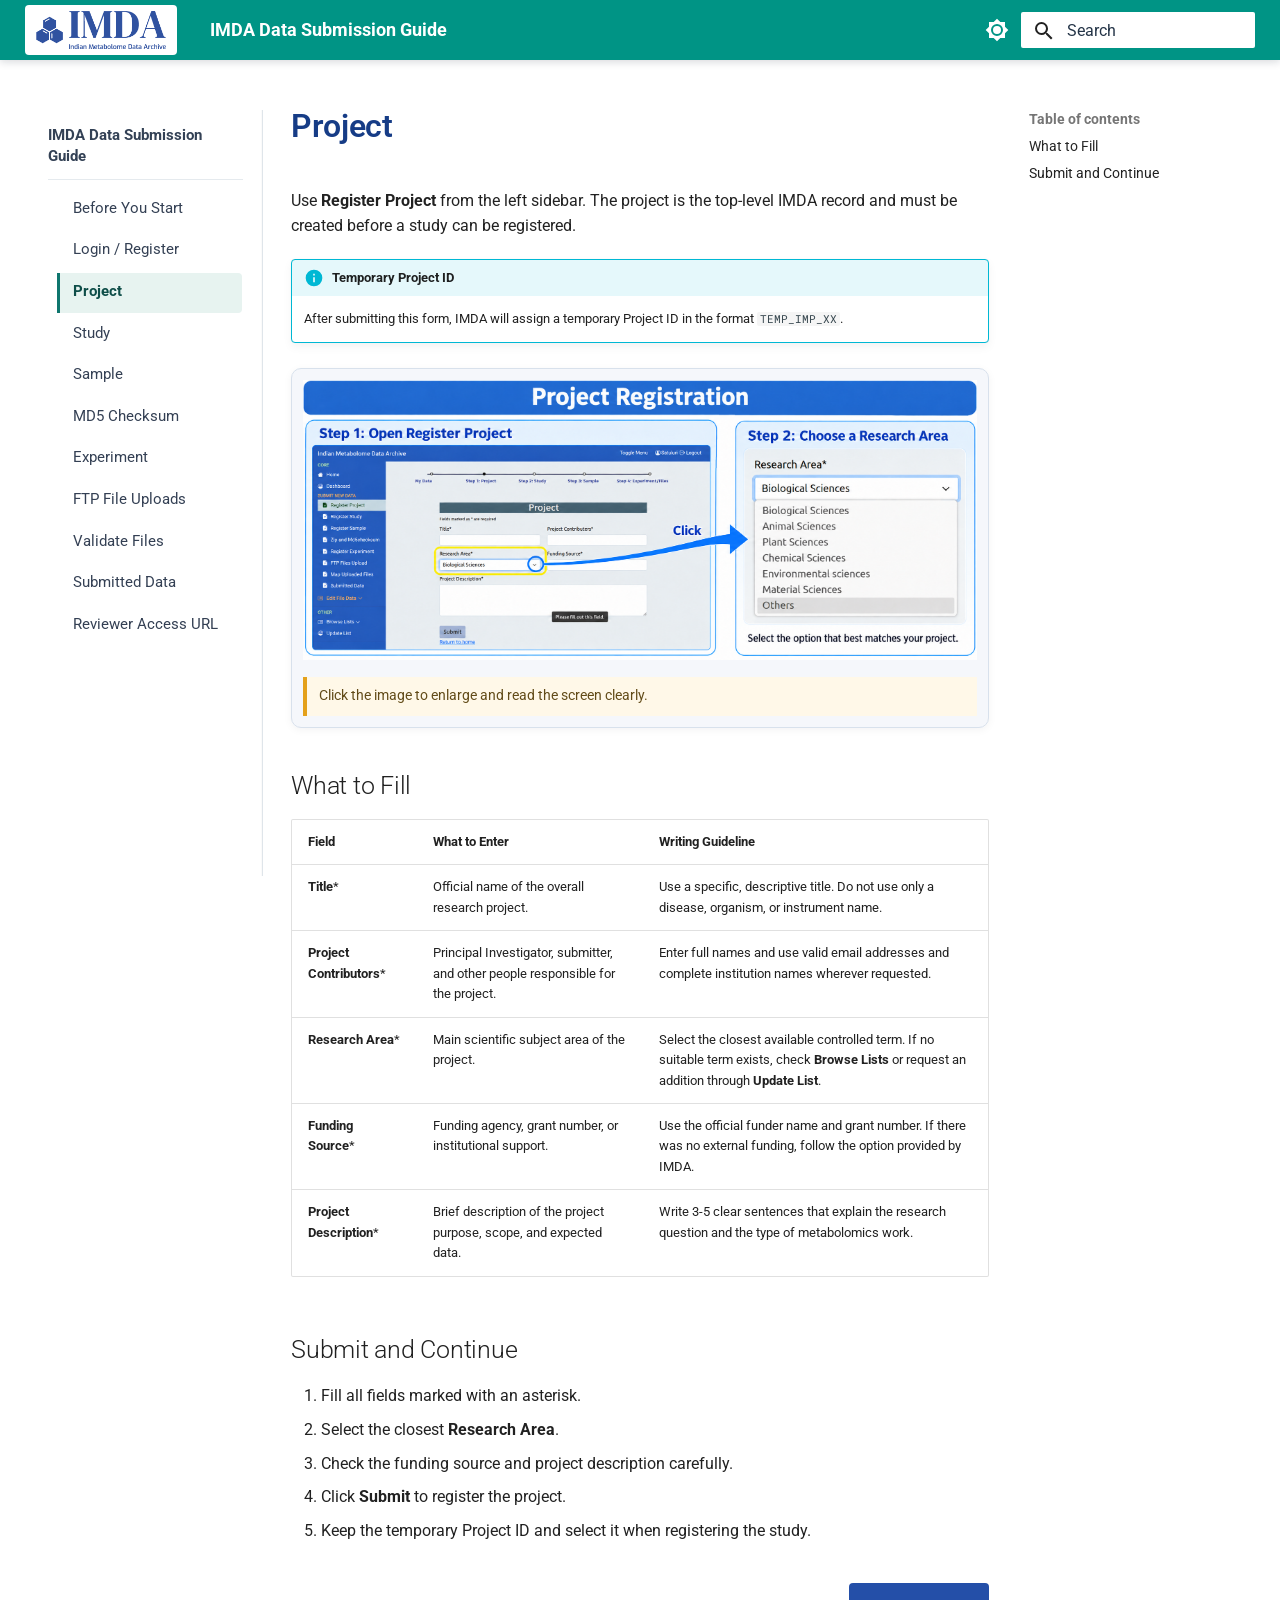
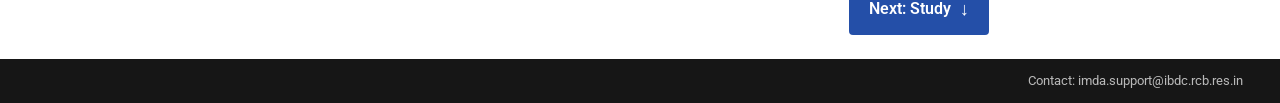
<file: project/index.html>
<!doctype html>
<html lang="en" class="no-js">
  <head>
    
      <meta charset="utf-8">
      <meta name="viewport" content="width=device-width,initial-scale=1">
      
      
        <meta name="author" content="Indian Metabolome Data Archive SOP Team">
      
      
        <link rel="canonical" href="https://imdasupport.github.io/imda-submission-guide/project/">
      
      
        <link rel="prev" href="../login-register/">
      
      
        <link rel="next" href="../study/">
      
      
      <link rel="icon" href="../assets/img/IMDA-favicon.ico">
      <meta name="generator" content="mkdocs-1.6.1, mkdocs-material-9.6.22">
    
    
      
        <title>Project - IMDA Data Submission Guide</title>
      
    
    
      <link rel="stylesheet" href="../assets/stylesheets/main.84d31ad4.min.css">
      
        
        <link rel="stylesheet" href="../assets/stylesheets/palette.06af60db.min.css">
      
      


    
    
      
    
    
      
        
        
        <link rel="preconnect" href="https://fonts.gstatic.com" crossorigin>
        <link rel="stylesheet" href="https://fonts.googleapis.com/css?family=Roboto:300,300i,400,400i,700,700i%7CRoboto+Mono:400,400i,700,700i&display=fallback">
        <style>:root{--md-text-font:"Roboto";--md-code-font:"Roboto Mono"}</style>
      
    
    
      <link rel="stylesheet" href="../assets/css/imda-sop.css">
    
    <script>__md_scope=new URL("..",location),__md_hash=e=>[...e].reduce(((e,_)=>(e<<5)-e+_.charCodeAt(0)),0),__md_get=(e,_=localStorage,t=__md_scope)=>JSON.parse(_.getItem(t.pathname+"."+e)),__md_set=(e,_,t=localStorage,a=__md_scope)=>{try{t.setItem(a.pathname+"."+e,JSON.stringify(_))}catch(e){}}</script>
    
      

    
    
    
  </head>
  
  
    
    
      
    
    
    
    
    <body dir="ltr" data-md-color-scheme="default" data-md-color-primary="white" data-md-color-accent="indigo">
  
    
    <input class="md-toggle" data-md-toggle="drawer" type="checkbox" id="__drawer" autocomplete="off">
    <input class="md-toggle" data-md-toggle="search" type="checkbox" id="__search" autocomplete="off">
    <label class="md-overlay" for="__drawer"></label>
    <div data-md-component="skip">
      
        
        <a href="#project" class="md-skip">
          Skip to content
        </a>
      
    </div>
    <div data-md-component="announce">
      
    </div>
    
    
      

  

<header class="md-header md-header--shadow" data-md-component="header">
  <nav class="md-header__inner md-grid" aria-label="Header">
    <a href=".." title="IMDA Data Submission Guide" class="md-header__button md-logo" aria-label="IMDA Data Submission Guide" data-md-component="logo">
      
  <img src="../assets/img/IMDAlogo.png" alt="logo">

    </a>
    <label class="md-header__button md-icon" for="__drawer">
      
      <svg xmlns="http://www.w3.org/2000/svg" viewBox="0 0 24 24"><path d="M3 6h18v2H3zm0 5h18v2H3zm0 5h18v2H3z"/></svg>
    </label>
    <div class="md-header__title" data-md-component="header-title">
      <div class="md-header__ellipsis">
        <div class="md-header__topic">
          <span class="md-ellipsis">
            IMDA Data Submission Guide
          </span>
        </div>
        <div class="md-header__topic" data-md-component="header-topic">
          <span class="md-ellipsis">
            
              Project
            
          </span>
        </div>
      </div>
    </div>
    
      
        <form class="md-header__option" data-md-component="palette">
  
    
    
    
    <input class="md-option" data-md-color-media="(prefers-color-scheme: light)" data-md-color-scheme="default" data-md-color-primary="white" data-md-color-accent="indigo"  aria-label="Switch to dark mode"  type="radio" name="__palette" id="__palette_0">
    
      <label class="md-header__button md-icon" title="Switch to dark mode" for="__palette_1" hidden>
        <svg xmlns="http://www.w3.org/2000/svg" viewBox="0 0 24 24"><path d="M12 8a4 4 0 0 0-4 4 4 4 0 0 0 4 4 4 4 0 0 0 4-4 4 4 0 0 0-4-4m0 10a6 6 0 0 1-6-6 6 6 0 0 1 6-6 6 6 0 0 1 6 6 6 6 0 0 1-6 6m8-9.31V4h-4.69L12 .69 8.69 4H4v4.69L.69 12 4 15.31V20h4.69L12 23.31 15.31 20H20v-4.69L23.31 12z"/></svg>
      </label>
    
  
    
    
    
    <input class="md-option" data-md-color-media="(prefers-color-scheme: dark)" data-md-color-scheme="slate" data-md-color-primary="white" data-md-color-accent="indigo"  aria-label="Switch to light mode"  type="radio" name="__palette" id="__palette_1">
    
      <label class="md-header__button md-icon" title="Switch to light mode" for="__palette_0" hidden>
        <svg xmlns="http://www.w3.org/2000/svg" viewBox="0 0 24 24"><path d="M12 18c-.89 0-1.74-.2-2.5-.55C11.56 16.5 13 14.42 13 12s-1.44-4.5-3.5-5.45C10.26 6.2 11.11 6 12 6a6 6 0 0 1 6 6 6 6 0 0 1-6 6m8-9.31V4h-4.69L12 .69 8.69 4H4v4.69L.69 12 4 15.31V20h4.69L12 23.31 15.31 20H20v-4.69L23.31 12z"/></svg>
      </label>
    
  
</form>
      
    
    
      <script>var palette=__md_get("__palette");if(palette&&palette.color){if("(prefers-color-scheme)"===palette.color.media){var media=matchMedia("(prefers-color-scheme: light)"),input=document.querySelector(media.matches?"[data-md-color-media='(prefers-color-scheme: light)']":"[data-md-color-media='(prefers-color-scheme: dark)']");palette.color.media=input.getAttribute("data-md-color-media"),palette.color.scheme=input.getAttribute("data-md-color-scheme"),palette.color.primary=input.getAttribute("data-md-color-primary"),palette.color.accent=input.getAttribute("data-md-color-accent")}for(var[key,value]of Object.entries(palette.color))document.body.setAttribute("data-md-color-"+key,value)}</script>
    
    
    
      
      
        <label class="md-header__button md-icon" for="__search">
          
          <svg xmlns="http://www.w3.org/2000/svg" viewBox="0 0 24 24"><path d="M9.5 3A6.5 6.5 0 0 1 16 9.5c0 1.61-.59 3.09-1.56 4.23l.27.27h.79l5 5-1.5 1.5-5-5v-.79l-.27-.27A6.52 6.52 0 0 1 9.5 16 6.5 6.5 0 0 1 3 9.5 6.5 6.5 0 0 1 9.5 3m0 2C7 5 5 7 5 9.5S7 14 9.5 14 14 12 14 9.5 12 5 9.5 5"/></svg>
        </label>
        <div class="md-search" data-md-component="search" role="dialog">
  <label class="md-search__overlay" for="__search"></label>
  <div class="md-search__inner" role="search">
    <form class="md-search__form" name="search">
      <input type="text" class="md-search__input" name="query" aria-label="Search" placeholder="Search" autocapitalize="off" autocorrect="off" autocomplete="off" spellcheck="false" data-md-component="search-query" required>
      <label class="md-search__icon md-icon" for="__search">
        
        <svg xmlns="http://www.w3.org/2000/svg" viewBox="0 0 24 24"><path d="M9.5 3A6.5 6.5 0 0 1 16 9.5c0 1.61-.59 3.09-1.56 4.23l.27.27h.79l5 5-1.5 1.5-5-5v-.79l-.27-.27A6.52 6.52 0 0 1 9.5 16 6.5 6.5 0 0 1 3 9.5 6.5 6.5 0 0 1 9.5 3m0 2C7 5 5 7 5 9.5S7 14 9.5 14 14 12 14 9.5 12 5 9.5 5"/></svg>
        
        <svg xmlns="http://www.w3.org/2000/svg" viewBox="0 0 24 24"><path d="M20 11v2H8l5.5 5.5-1.42 1.42L4.16 12l7.92-7.92L13.5 5.5 8 11z"/></svg>
      </label>
      <nav class="md-search__options" aria-label="Search">
        
        <button type="reset" class="md-search__icon md-icon" title="Clear" aria-label="Clear" tabindex="-1">
          
          <svg xmlns="http://www.w3.org/2000/svg" viewBox="0 0 24 24"><path d="M19 6.41 17.59 5 12 10.59 6.41 5 5 6.41 10.59 12 5 17.59 6.41 19 12 13.41 17.59 19 19 17.59 13.41 12z"/></svg>
        </button>
      </nav>
      
        <div class="md-search__suggest" data-md-component="search-suggest"></div>
      
    </form>
    <div class="md-search__output">
      <div class="md-search__scrollwrap" tabindex="0" data-md-scrollfix>
        <div class="md-search-result" data-md-component="search-result">
          <div class="md-search-result__meta">
            Initializing search
          </div>
          <ol class="md-search-result__list" role="presentation"></ol>
        </div>
      </div>
    </div>
  </div>
</div>
      
    
    
  </nav>
  
</header>
    
    <div class="md-container" data-md-component="container">
      
      
        
          
        
      
      <main class="md-main" data-md-component="main">
        <div class="md-main__inner md-grid">
          
            
              
              <div class="md-sidebar md-sidebar--primary" data-md-component="sidebar" data-md-type="navigation" >
                <div class="md-sidebar__scrollwrap">
                  <div class="md-sidebar__inner">
                    



<nav class="md-nav md-nav--primary" aria-label="Navigation" data-md-level="0">
  <label class="md-nav__title" for="__drawer">
    <a href=".." title="IMDA Data Submission Guide" class="md-nav__button md-logo" aria-label="IMDA Data Submission Guide" data-md-component="logo">
      
  <img src="../assets/img/IMDAlogo.png" alt="logo">

    </a>
    IMDA Data Submission Guide
  </label>
  
  <ul class="md-nav__list" data-md-scrollfix>
    
      
      
  
  
  
  
    <li class="md-nav__item">
      <a href=".." class="md-nav__link">
        
  
  
  <span class="md-ellipsis">
    Before You Start
    
  </span>
  

      </a>
    </li>
  

    
      
      
  
  
  
  
    <li class="md-nav__item">
      <a href="../login-register/" class="md-nav__link">
        
  
  
  <span class="md-ellipsis">
    Login / Register
    
  </span>
  

      </a>
    </li>
  

    
      
      
  
  
    
  
  
  
    <li class="md-nav__item md-nav__item--active">
      
      <input class="md-nav__toggle md-toggle" type="checkbox" id="__toc">
      
      
        
      
      
        <label class="md-nav__link md-nav__link--active" for="__toc">
          
  
  
  <span class="md-ellipsis">
    Project
    
  </span>
  

          <span class="md-nav__icon md-icon"></span>
        </label>
      
      <a href="./" class="md-nav__link md-nav__link--active">
        
  
  
  <span class="md-ellipsis">
    Project
    
  </span>
  

      </a>
      
        

<nav class="md-nav md-nav--secondary" aria-label="Table of contents">
  
  
  
    
  
  
    <label class="md-nav__title" for="__toc">
      <span class="md-nav__icon md-icon"></span>
      Table of contents
    </label>
    <ul class="md-nav__list" data-md-component="toc" data-md-scrollfix>
      
        <li class="md-nav__item">
  <a href="#what-to-fill" class="md-nav__link">
    <span class="md-ellipsis">
      What to Fill
    </span>
  </a>
  
</li>
      
        <li class="md-nav__item">
  <a href="#submit-and-continue" class="md-nav__link">
    <span class="md-ellipsis">
      Submit and Continue
    </span>
  </a>
  
</li>
      
    </ul>
  
</nav>
      
    </li>
  

    
      
      
  
  
  
  
    <li class="md-nav__item">
      <a href="../study/" class="md-nav__link">
        
  
  
  <span class="md-ellipsis">
    Study
    
  </span>
  

      </a>
    </li>
  

    
      
      
  
  
  
  
    <li class="md-nav__item">
      <a href="../sample/" class="md-nav__link">
        
  
  
  <span class="md-ellipsis">
    Sample
    
  </span>
  

      </a>
    </li>
  

    
      
      
  
  
  
  
    <li class="md-nav__item">
      <a href="../md5-checksum/" class="md-nav__link">
        
  
  
  <span class="md-ellipsis">
    MD5 Checksum
    
  </span>
  

      </a>
    </li>
  

    
      
      
  
  
  
  
    <li class="md-nav__item">
      <a href="../experiment/" class="md-nav__link">
        
  
  
  <span class="md-ellipsis">
    Experiment
    
  </span>
  

      </a>
    </li>
  

    
      
      
  
  
  
  
    <li class="md-nav__item">
      <a href="../ftp-file-uploads/" class="md-nav__link">
        
  
  
  <span class="md-ellipsis">
    FTP File Uploads
    
  </span>
  

      </a>
    </li>
  

    
      
      
  
  
  
  
    <li class="md-nav__item">
      <a href="../map-uploaded-files/" class="md-nav__link">
        
  
  
  <span class="md-ellipsis">
    Validate Files
    
  </span>
  

      </a>
    </li>
  

    
      
      
  
  
  
  
    <li class="md-nav__item">
      <a href="../submitted-data/" class="md-nav__link">
        
  
  
  <span class="md-ellipsis">
    Submitted Data
    
  </span>
  

      </a>
    </li>
  

    
      
      
  
  
  
  
    <li class="md-nav__item">
      <a href="../reviewer-access-url/" class="md-nav__link">
        
  
  
  <span class="md-ellipsis">
    Reviewer Access URL
    
  </span>
  

      </a>
    </li>
  

    
  </ul>
</nav>
                  </div>
                </div>
              </div>
            
            
              
              <div class="md-sidebar md-sidebar--secondary" data-md-component="sidebar" data-md-type="toc" >
                <div class="md-sidebar__scrollwrap">
                  <div class="md-sidebar__inner">
                    

<nav class="md-nav md-nav--secondary" aria-label="Table of contents">
  
  
  
    
  
  
    <label class="md-nav__title" for="__toc">
      <span class="md-nav__icon md-icon"></span>
      Table of contents
    </label>
    <ul class="md-nav__list" data-md-component="toc" data-md-scrollfix>
      
        <li class="md-nav__item">
  <a href="#what-to-fill" class="md-nav__link">
    <span class="md-ellipsis">
      What to Fill
    </span>
  </a>
  
</li>
      
        <li class="md-nav__item">
  <a href="#submit-and-continue" class="md-nav__link">
    <span class="md-ellipsis">
      Submit and Continue
    </span>
  </a>
  
</li>
      
    </ul>
  
</nav>
                  </div>
                </div>
              </div>
            
          
          
            <div class="md-content" data-md-component="content">
              <article class="md-content__inner md-typeset">
                
                  



<h1 id="project">Project</h1>
<p>Use <strong>Register Project</strong> from the left sidebar. The project is the top-level IMDA record and must be created before a study can be registered.</p>
<div class="admonition info">
<p class="admonition-title">Temporary Project ID</p>
<p>After submitting this form, IMDA will assign a temporary Project ID in the format <code>TEMP_IMP_XX</code>.</p>
</div>
<p><img alt="IMDA project registration screen showing the research area selection." src="../assets/img/project_registration_research_area.png" /></p>
<h2 id="what-to-fill">What to Fill</h2>
<table>
<thead>
<tr>
<th style="text-align: left;">Field</th>
<th style="text-align: left;">What to Enter</th>
<th style="text-align: left;">Writing Guideline</th>
</tr>
</thead>
<tbody>
<tr>
<td style="text-align: left;"><strong>Title</strong>*</td>
<td style="text-align: left;">Official name of the overall research project.</td>
<td style="text-align: left;">Use a specific, descriptive title. Do not use only a disease, organism, or instrument name.</td>
</tr>
<tr>
<td style="text-align: left;"><strong>Project Contributors</strong>*</td>
<td style="text-align: left;">Principal Investigator, submitter, and other people responsible for the project.</td>
<td style="text-align: left;">Enter full names and use valid email addresses and complete institution names wherever requested.</td>
</tr>
<tr>
<td style="text-align: left;"><strong>Research Area</strong>*</td>
<td style="text-align: left;">Main scientific subject area of the project.</td>
<td style="text-align: left;">Select the closest available controlled term. If no suitable term exists, check <strong>Browse Lists</strong> or request an addition through <strong>Update List</strong>.</td>
</tr>
<tr>
<td style="text-align: left;"><strong>Funding Source</strong>*</td>
<td style="text-align: left;">Funding agency, grant number, or institutional support.</td>
<td style="text-align: left;">Use the official funder name and grant number. If there was no external funding, follow the option provided by IMDA.</td>
</tr>
<tr>
<td style="text-align: left;"><strong>Project Description</strong>*</td>
<td style="text-align: left;">Brief description of the project purpose, scope, and expected data.</td>
<td style="text-align: left;">Write 3-5 clear sentences that explain the research question and the type of metabolomics work.</td>
</tr>
</tbody>
</table>
<h2 id="submit-and-continue">Submit and Continue</h2>
<ol>
<li>Fill all fields marked with an asterisk.</li>
<li>Select the closest <strong>Research Area</strong>.</li>
<li>Check the funding source and project description carefully.</li>
<li>Click <strong>Submit</strong> to register the project.</li>
<li>Keep the temporary Project ID and select it when registering the study.</li>
</ol>
<div class="imda-next-step">
  <a href="../study/" aria-label="Continue to Study">Next: Study <span aria-hidden="true">&darr;</span></a>
</div>












                
              </article>
            </div>
          
          
<script>var target=document.getElementById(location.hash.slice(1));target&&target.name&&(target.checked=target.name.startsWith("__tabbed_"))</script>
        </div>
        
          <button type="button" class="md-top md-icon" data-md-component="top" hidden>
  
  <svg xmlns="http://www.w3.org/2000/svg" viewBox="0 0 24 24"><path d="M13 20h-2V8l-5.5 5.5-1.42-1.42L12 4.16l7.92 7.92-1.42 1.42L13 8z"/></svg>
  Back to top
</button>
        
      </main>
      
        <footer class="md-footer">
  
  <div class="md-footer-meta md-typeset">
    <div class="md-footer-meta__inner md-grid">
      <div class="md-copyright">
  
    <div class="md-copyright__highlight">
      Contact: imda.support@ibdc.rcb.res.in
    </div>
  
  
</div>
      
    </div>
  </div>
</footer>
      
    </div>
    <div class="md-dialog" data-md-component="dialog">
      <div class="md-dialog__inner md-typeset"></div>
    </div>
    
    
    
      
      <script id="__config" type="application/json">{"base": "..", "features": ["navigation.expand", "toc.follow", "navigation.top", "search.suggest", "search.highlight", "content.code.copy"], "search": "../assets/javascripts/workers/search.973d3a69.min.js", "tags": null, "translations": {"clipboard.copied": "Copied to clipboard", "clipboard.copy": "Copy to clipboard", "search.result.more.one": "1 more on this page", "search.result.more.other": "# more on this page", "search.result.none": "No matching documents", "search.result.one": "1 matching document", "search.result.other": "# matching documents", "search.result.placeholder": "Type to start searching", "search.result.term.missing": "Missing", "select.version": "Select version"}, "version": null}</script>
    
    
      <script src="../assets/javascripts/bundle.f55a23d4.min.js"></script>
      
        <script src="../assets/js/imda-image-viewer.js"></script>
      
    
  </body>
</html>
</file>
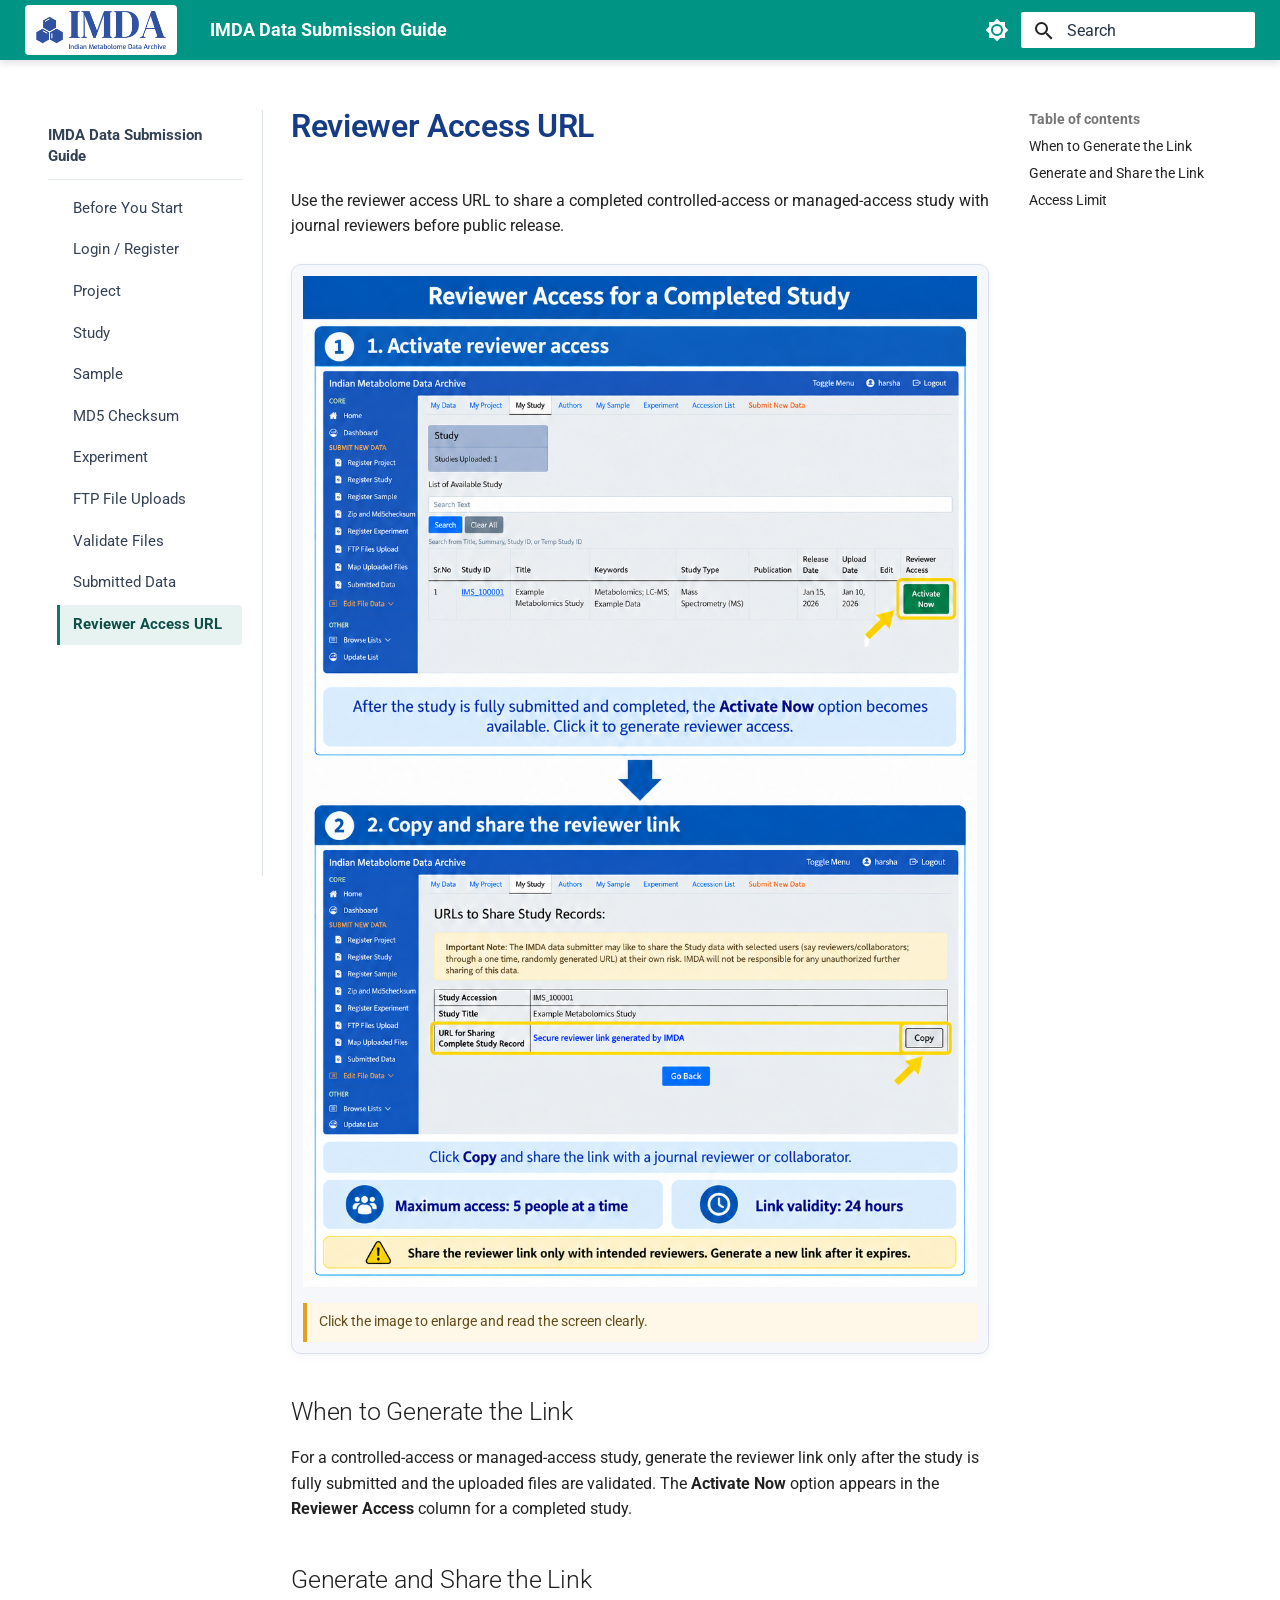
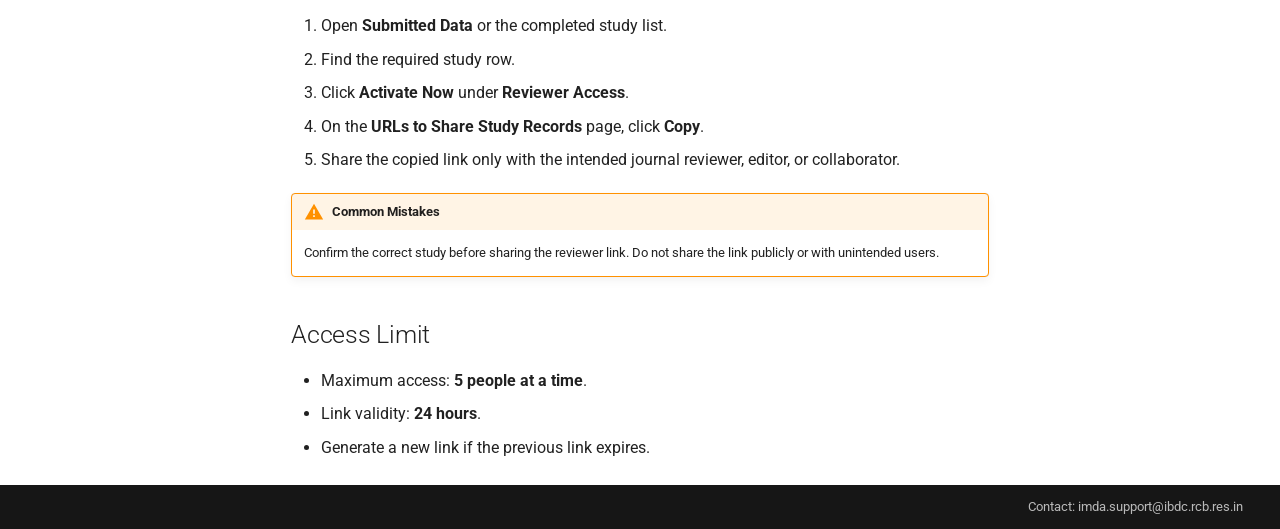
<file: reviewer-access-url/index.html>
<!doctype html>
<html lang="en" class="no-js">
  <head>
    
      <meta charset="utf-8">
      <meta name="viewport" content="width=device-width,initial-scale=1">
      
      
        <meta name="author" content="Indian Metabolome Data Archive SOP Team">
      
      
        <link rel="canonical" href="https://imdasupport.github.io/imda-submission-guide/reviewer-access-url/">
      
      
        <link rel="prev" href="../submitted-data/">
      
      
      
      <link rel="icon" href="../assets/img/IMDA-favicon.ico">
      <meta name="generator" content="mkdocs-1.6.1, mkdocs-material-9.6.22">
    
    
      
        <title>Reviewer Access URL - IMDA Data Submission Guide</title>
      
    
    
      <link rel="stylesheet" href="../assets/stylesheets/main.84d31ad4.min.css">
      
        
        <link rel="stylesheet" href="../assets/stylesheets/palette.06af60db.min.css">
      
      


    
    
      
    
    
      
        
        
        <link rel="preconnect" href="https://fonts.gstatic.com" crossorigin>
        <link rel="stylesheet" href="https://fonts.googleapis.com/css?family=Roboto:300,300i,400,400i,700,700i%7CRoboto+Mono:400,400i,700,700i&display=fallback">
        <style>:root{--md-text-font:"Roboto";--md-code-font:"Roboto Mono"}</style>
      
    
    
      <link rel="stylesheet" href="../assets/css/imda-sop.css">
    
    <script>__md_scope=new URL("..",location),__md_hash=e=>[...e].reduce(((e,_)=>(e<<5)-e+_.charCodeAt(0)),0),__md_get=(e,_=localStorage,t=__md_scope)=>JSON.parse(_.getItem(t.pathname+"."+e)),__md_set=(e,_,t=localStorage,a=__md_scope)=>{try{t.setItem(a.pathname+"."+e,JSON.stringify(_))}catch(e){}}</script>
    
      

    
    
    
  </head>
  
  
    
    
      
    
    
    
    
    <body dir="ltr" data-md-color-scheme="default" data-md-color-primary="white" data-md-color-accent="indigo">
  
    
    <input class="md-toggle" data-md-toggle="drawer" type="checkbox" id="__drawer" autocomplete="off">
    <input class="md-toggle" data-md-toggle="search" type="checkbox" id="__search" autocomplete="off">
    <label class="md-overlay" for="__drawer"></label>
    <div data-md-component="skip">
      
        
        <a href="#reviewer-access-url" class="md-skip">
          Skip to content
        </a>
      
    </div>
    <div data-md-component="announce">
      
    </div>
    
    
      

  

<header class="md-header md-header--shadow" data-md-component="header">
  <nav class="md-header__inner md-grid" aria-label="Header">
    <a href=".." title="IMDA Data Submission Guide" class="md-header__button md-logo" aria-label="IMDA Data Submission Guide" data-md-component="logo">
      
  <img src="../assets/img/IMDAlogo.png" alt="logo">

    </a>
    <label class="md-header__button md-icon" for="__drawer">
      
      <svg xmlns="http://www.w3.org/2000/svg" viewBox="0 0 24 24"><path d="M3 6h18v2H3zm0 5h18v2H3zm0 5h18v2H3z"/></svg>
    </label>
    <div class="md-header__title" data-md-component="header-title">
      <div class="md-header__ellipsis">
        <div class="md-header__topic">
          <span class="md-ellipsis">
            IMDA Data Submission Guide
          </span>
        </div>
        <div class="md-header__topic" data-md-component="header-topic">
          <span class="md-ellipsis">
            
              Reviewer Access URL
            
          </span>
        </div>
      </div>
    </div>
    
      
        <form class="md-header__option" data-md-component="palette">
  
    
    
    
    <input class="md-option" data-md-color-media="(prefers-color-scheme: light)" data-md-color-scheme="default" data-md-color-primary="white" data-md-color-accent="indigo"  aria-label="Switch to dark mode"  type="radio" name="__palette" id="__palette_0">
    
      <label class="md-header__button md-icon" title="Switch to dark mode" for="__palette_1" hidden>
        <svg xmlns="http://www.w3.org/2000/svg" viewBox="0 0 24 24"><path d="M12 8a4 4 0 0 0-4 4 4 4 0 0 0 4 4 4 4 0 0 0 4-4 4 4 0 0 0-4-4m0 10a6 6 0 0 1-6-6 6 6 0 0 1 6-6 6 6 0 0 1 6 6 6 6 0 0 1-6 6m8-9.31V4h-4.69L12 .69 8.69 4H4v4.69L.69 12 4 15.31V20h4.69L12 23.31 15.31 20H20v-4.69L23.31 12z"/></svg>
      </label>
    
  
    
    
    
    <input class="md-option" data-md-color-media="(prefers-color-scheme: dark)" data-md-color-scheme="slate" data-md-color-primary="white" data-md-color-accent="indigo"  aria-label="Switch to light mode"  type="radio" name="__palette" id="__palette_1">
    
      <label class="md-header__button md-icon" title="Switch to light mode" for="__palette_0" hidden>
        <svg xmlns="http://www.w3.org/2000/svg" viewBox="0 0 24 24"><path d="M12 18c-.89 0-1.74-.2-2.5-.55C11.56 16.5 13 14.42 13 12s-1.44-4.5-3.5-5.45C10.26 6.2 11.11 6 12 6a6 6 0 0 1 6 6 6 6 0 0 1-6 6m8-9.31V4h-4.69L12 .69 8.69 4H4v4.69L.69 12 4 15.31V20h4.69L12 23.31 15.31 20H20v-4.69L23.31 12z"/></svg>
      </label>
    
  
</form>
      
    
    
      <script>var palette=__md_get("__palette");if(palette&&palette.color){if("(prefers-color-scheme)"===palette.color.media){var media=matchMedia("(prefers-color-scheme: light)"),input=document.querySelector(media.matches?"[data-md-color-media='(prefers-color-scheme: light)']":"[data-md-color-media='(prefers-color-scheme: dark)']");palette.color.media=input.getAttribute("data-md-color-media"),palette.color.scheme=input.getAttribute("data-md-color-scheme"),palette.color.primary=input.getAttribute("data-md-color-primary"),palette.color.accent=input.getAttribute("data-md-color-accent")}for(var[key,value]of Object.entries(palette.color))document.body.setAttribute("data-md-color-"+key,value)}</script>
    
    
    
      
      
        <label class="md-header__button md-icon" for="__search">
          
          <svg xmlns="http://www.w3.org/2000/svg" viewBox="0 0 24 24"><path d="M9.5 3A6.5 6.5 0 0 1 16 9.5c0 1.61-.59 3.09-1.56 4.23l.27.27h.79l5 5-1.5 1.5-5-5v-.79l-.27-.27A6.52 6.52 0 0 1 9.5 16 6.5 6.5 0 0 1 3 9.5 6.5 6.5 0 0 1 9.5 3m0 2C7 5 5 7 5 9.5S7 14 9.5 14 14 12 14 9.5 12 5 9.5 5"/></svg>
        </label>
        <div class="md-search" data-md-component="search" role="dialog">
  <label class="md-search__overlay" for="__search"></label>
  <div class="md-search__inner" role="search">
    <form class="md-search__form" name="search">
      <input type="text" class="md-search__input" name="query" aria-label="Search" placeholder="Search" autocapitalize="off" autocorrect="off" autocomplete="off" spellcheck="false" data-md-component="search-query" required>
      <label class="md-search__icon md-icon" for="__search">
        
        <svg xmlns="http://www.w3.org/2000/svg" viewBox="0 0 24 24"><path d="M9.5 3A6.5 6.5 0 0 1 16 9.5c0 1.61-.59 3.09-1.56 4.23l.27.27h.79l5 5-1.5 1.5-5-5v-.79l-.27-.27A6.52 6.52 0 0 1 9.5 16 6.5 6.5 0 0 1 3 9.5 6.5 6.5 0 0 1 9.5 3m0 2C7 5 5 7 5 9.5S7 14 9.5 14 14 12 14 9.5 12 5 9.5 5"/></svg>
        
        <svg xmlns="http://www.w3.org/2000/svg" viewBox="0 0 24 24"><path d="M20 11v2H8l5.5 5.5-1.42 1.42L4.16 12l7.92-7.92L13.5 5.5 8 11z"/></svg>
      </label>
      <nav class="md-search__options" aria-label="Search">
        
        <button type="reset" class="md-search__icon md-icon" title="Clear" aria-label="Clear" tabindex="-1">
          
          <svg xmlns="http://www.w3.org/2000/svg" viewBox="0 0 24 24"><path d="M19 6.41 17.59 5 12 10.59 6.41 5 5 6.41 10.59 12 5 17.59 6.41 19 12 13.41 17.59 19 19 17.59 13.41 12z"/></svg>
        </button>
      </nav>
      
        <div class="md-search__suggest" data-md-component="search-suggest"></div>
      
    </form>
    <div class="md-search__output">
      <div class="md-search__scrollwrap" tabindex="0" data-md-scrollfix>
        <div class="md-search-result" data-md-component="search-result">
          <div class="md-search-result__meta">
            Initializing search
          </div>
          <ol class="md-search-result__list" role="presentation"></ol>
        </div>
      </div>
    </div>
  </div>
</div>
      
    
    
  </nav>
  
</header>
    
    <div class="md-container" data-md-component="container">
      
      
        
          
        
      
      <main class="md-main" data-md-component="main">
        <div class="md-main__inner md-grid">
          
            
              
              <div class="md-sidebar md-sidebar--primary" data-md-component="sidebar" data-md-type="navigation" >
                <div class="md-sidebar__scrollwrap">
                  <div class="md-sidebar__inner">
                    



<nav class="md-nav md-nav--primary" aria-label="Navigation" data-md-level="0">
  <label class="md-nav__title" for="__drawer">
    <a href=".." title="IMDA Data Submission Guide" class="md-nav__button md-logo" aria-label="IMDA Data Submission Guide" data-md-component="logo">
      
  <img src="../assets/img/IMDAlogo.png" alt="logo">

    </a>
    IMDA Data Submission Guide
  </label>
  
  <ul class="md-nav__list" data-md-scrollfix>
    
      
      
  
  
  
  
    <li class="md-nav__item">
      <a href=".." class="md-nav__link">
        
  
  
  <span class="md-ellipsis">
    Before You Start
    
  </span>
  

      </a>
    </li>
  

    
      
      
  
  
  
  
    <li class="md-nav__item">
      <a href="../login-register/" class="md-nav__link">
        
  
  
  <span class="md-ellipsis">
    Login / Register
    
  </span>
  

      </a>
    </li>
  

    
      
      
  
  
  
  
    <li class="md-nav__item">
      <a href="../project/" class="md-nav__link">
        
  
  
  <span class="md-ellipsis">
    Project
    
  </span>
  

      </a>
    </li>
  

    
      
      
  
  
  
  
    <li class="md-nav__item">
      <a href="../study/" class="md-nav__link">
        
  
  
  <span class="md-ellipsis">
    Study
    
  </span>
  

      </a>
    </li>
  

    
      
      
  
  
  
  
    <li class="md-nav__item">
      <a href="../sample/" class="md-nav__link">
        
  
  
  <span class="md-ellipsis">
    Sample
    
  </span>
  

      </a>
    </li>
  

    
      
      
  
  
  
  
    <li class="md-nav__item">
      <a href="../md5-checksum/" class="md-nav__link">
        
  
  
  <span class="md-ellipsis">
    MD5 Checksum
    
  </span>
  

      </a>
    </li>
  

    
      
      
  
  
  
  
    <li class="md-nav__item">
      <a href="../experiment/" class="md-nav__link">
        
  
  
  <span class="md-ellipsis">
    Experiment
    
  </span>
  

      </a>
    </li>
  

    
      
      
  
  
  
  
    <li class="md-nav__item">
      <a href="../ftp-file-uploads/" class="md-nav__link">
        
  
  
  <span class="md-ellipsis">
    FTP File Uploads
    
  </span>
  

      </a>
    </li>
  

    
      
      
  
  
  
  
    <li class="md-nav__item">
      <a href="../map-uploaded-files/" class="md-nav__link">
        
  
  
  <span class="md-ellipsis">
    Validate Files
    
  </span>
  

      </a>
    </li>
  

    
      
      
  
  
  
  
    <li class="md-nav__item">
      <a href="../submitted-data/" class="md-nav__link">
        
  
  
  <span class="md-ellipsis">
    Submitted Data
    
  </span>
  

      </a>
    </li>
  

    
      
      
  
  
    
  
  
  
    <li class="md-nav__item md-nav__item--active">
      
      <input class="md-nav__toggle md-toggle" type="checkbox" id="__toc">
      
      
        
      
      
        <label class="md-nav__link md-nav__link--active" for="__toc">
          
  
  
  <span class="md-ellipsis">
    Reviewer Access URL
    
  </span>
  

          <span class="md-nav__icon md-icon"></span>
        </label>
      
      <a href="./" class="md-nav__link md-nav__link--active">
        
  
  
  <span class="md-ellipsis">
    Reviewer Access URL
    
  </span>
  

      </a>
      
        

<nav class="md-nav md-nav--secondary" aria-label="Table of contents">
  
  
  
    
  
  
    <label class="md-nav__title" for="__toc">
      <span class="md-nav__icon md-icon"></span>
      Table of contents
    </label>
    <ul class="md-nav__list" data-md-component="toc" data-md-scrollfix>
      
        <li class="md-nav__item">
  <a href="#when-to-generate-the-link" class="md-nav__link">
    <span class="md-ellipsis">
      When to Generate the Link
    </span>
  </a>
  
</li>
      
        <li class="md-nav__item">
  <a href="#generate-and-share-the-link" class="md-nav__link">
    <span class="md-ellipsis">
      Generate and Share the Link
    </span>
  </a>
  
</li>
      
        <li class="md-nav__item">
  <a href="#access-limit" class="md-nav__link">
    <span class="md-ellipsis">
      Access Limit
    </span>
  </a>
  
</li>
      
    </ul>
  
</nav>
      
    </li>
  

    
  </ul>
</nav>
                  </div>
                </div>
              </div>
            
            
              
              <div class="md-sidebar md-sidebar--secondary" data-md-component="sidebar" data-md-type="toc" >
                <div class="md-sidebar__scrollwrap">
                  <div class="md-sidebar__inner">
                    

<nav class="md-nav md-nav--secondary" aria-label="Table of contents">
  
  
  
    
  
  
    <label class="md-nav__title" for="__toc">
      <span class="md-nav__icon md-icon"></span>
      Table of contents
    </label>
    <ul class="md-nav__list" data-md-component="toc" data-md-scrollfix>
      
        <li class="md-nav__item">
  <a href="#when-to-generate-the-link" class="md-nav__link">
    <span class="md-ellipsis">
      When to Generate the Link
    </span>
  </a>
  
</li>
      
        <li class="md-nav__item">
  <a href="#generate-and-share-the-link" class="md-nav__link">
    <span class="md-ellipsis">
      Generate and Share the Link
    </span>
  </a>
  
</li>
      
        <li class="md-nav__item">
  <a href="#access-limit" class="md-nav__link">
    <span class="md-ellipsis">
      Access Limit
    </span>
  </a>
  
</li>
      
    </ul>
  
</nav>
                  </div>
                </div>
              </div>
            
          
          
            <div class="md-content" data-md-component="content">
              <article class="md-content__inner md-typeset">
                
                  



<h1 id="reviewer-access-url">Reviewer Access URL</h1>
<p>Use the reviewer access URL to share a completed controlled-access or managed-access study with journal reviewers before public release.</p>
<p><img alt="Reviewer access guide showing Activate Now, Copy reviewer link, access limit, and link validity." src="../assets/img/reviewer_access_url.png" /></p>
<h2 id="when-to-generate-the-link">When to Generate the Link</h2>
<p>For a controlled-access or managed-access study, generate the reviewer link only after the study is fully submitted and the uploaded files are validated. The <strong>Activate Now</strong> option appears in the <strong>Reviewer Access</strong> column for a completed study.</p>
<h2 id="generate-and-share-the-link">Generate and Share the Link</h2>
<ol>
<li>Open <strong>Submitted Data</strong> or the completed study list.</li>
<li>Find the required study row.</li>
<li>Click <strong>Activate Now</strong> under <strong>Reviewer Access</strong>.</li>
<li>On the <strong>URLs to Share Study Records</strong> page, click <strong>Copy</strong>.</li>
<li>Share the copied link only with the intended journal reviewer, editor, or collaborator.</li>
</ol>
<div class="admonition warning">
<p class="admonition-title">Common Mistakes</p>
<p>Confirm the correct study before sharing the reviewer link. Do not share the link publicly or with unintended users.</p>
</div>
<h2 id="access-limit">Access Limit</h2>
<ul>
<li>Maximum access: <strong>5 people at a time</strong>.</li>
<li>Link validity: <strong>24 hours</strong>.</li>
<li>Generate a new link if the previous link expires.</li>
</ul>












                
              </article>
            </div>
          
          
<script>var target=document.getElementById(location.hash.slice(1));target&&target.name&&(target.checked=target.name.startsWith("__tabbed_"))</script>
        </div>
        
          <button type="button" class="md-top md-icon" data-md-component="top" hidden>
  
  <svg xmlns="http://www.w3.org/2000/svg" viewBox="0 0 24 24"><path d="M13 20h-2V8l-5.5 5.5-1.42-1.42L12 4.16l7.92 7.92-1.42 1.42L13 8z"/></svg>
  Back to top
</button>
        
      </main>
      
        <footer class="md-footer">
  
  <div class="md-footer-meta md-typeset">
    <div class="md-footer-meta__inner md-grid">
      <div class="md-copyright">
  
    <div class="md-copyright__highlight">
      Contact: imda.support@ibdc.rcb.res.in
    </div>
  
  
</div>
      
    </div>
  </div>
</footer>
      
    </div>
    <div class="md-dialog" data-md-component="dialog">
      <div class="md-dialog__inner md-typeset"></div>
    </div>
    
    
    
      
      <script id="__config" type="application/json">{"base": "..", "features": ["navigation.expand", "toc.follow", "navigation.top", "search.suggest", "search.highlight", "content.code.copy"], "search": "../assets/javascripts/workers/search.973d3a69.min.js", "tags": null, "translations": {"clipboard.copied": "Copied to clipboard", "clipboard.copy": "Copy to clipboard", "search.result.more.one": "1 more on this page", "search.result.more.other": "# more on this page", "search.result.none": "No matching documents", "search.result.one": "1 matching document", "search.result.other": "# matching documents", "search.result.placeholder": "Type to start searching", "search.result.term.missing": "Missing", "select.version": "Select version"}, "version": null}</script>
    
    
      <script src="../assets/javascripts/bundle.f55a23d4.min.js"></script>
      
        <script src="../assets/js/imda-image-viewer.js"></script>
      
    
  </body>
</html>
</file>
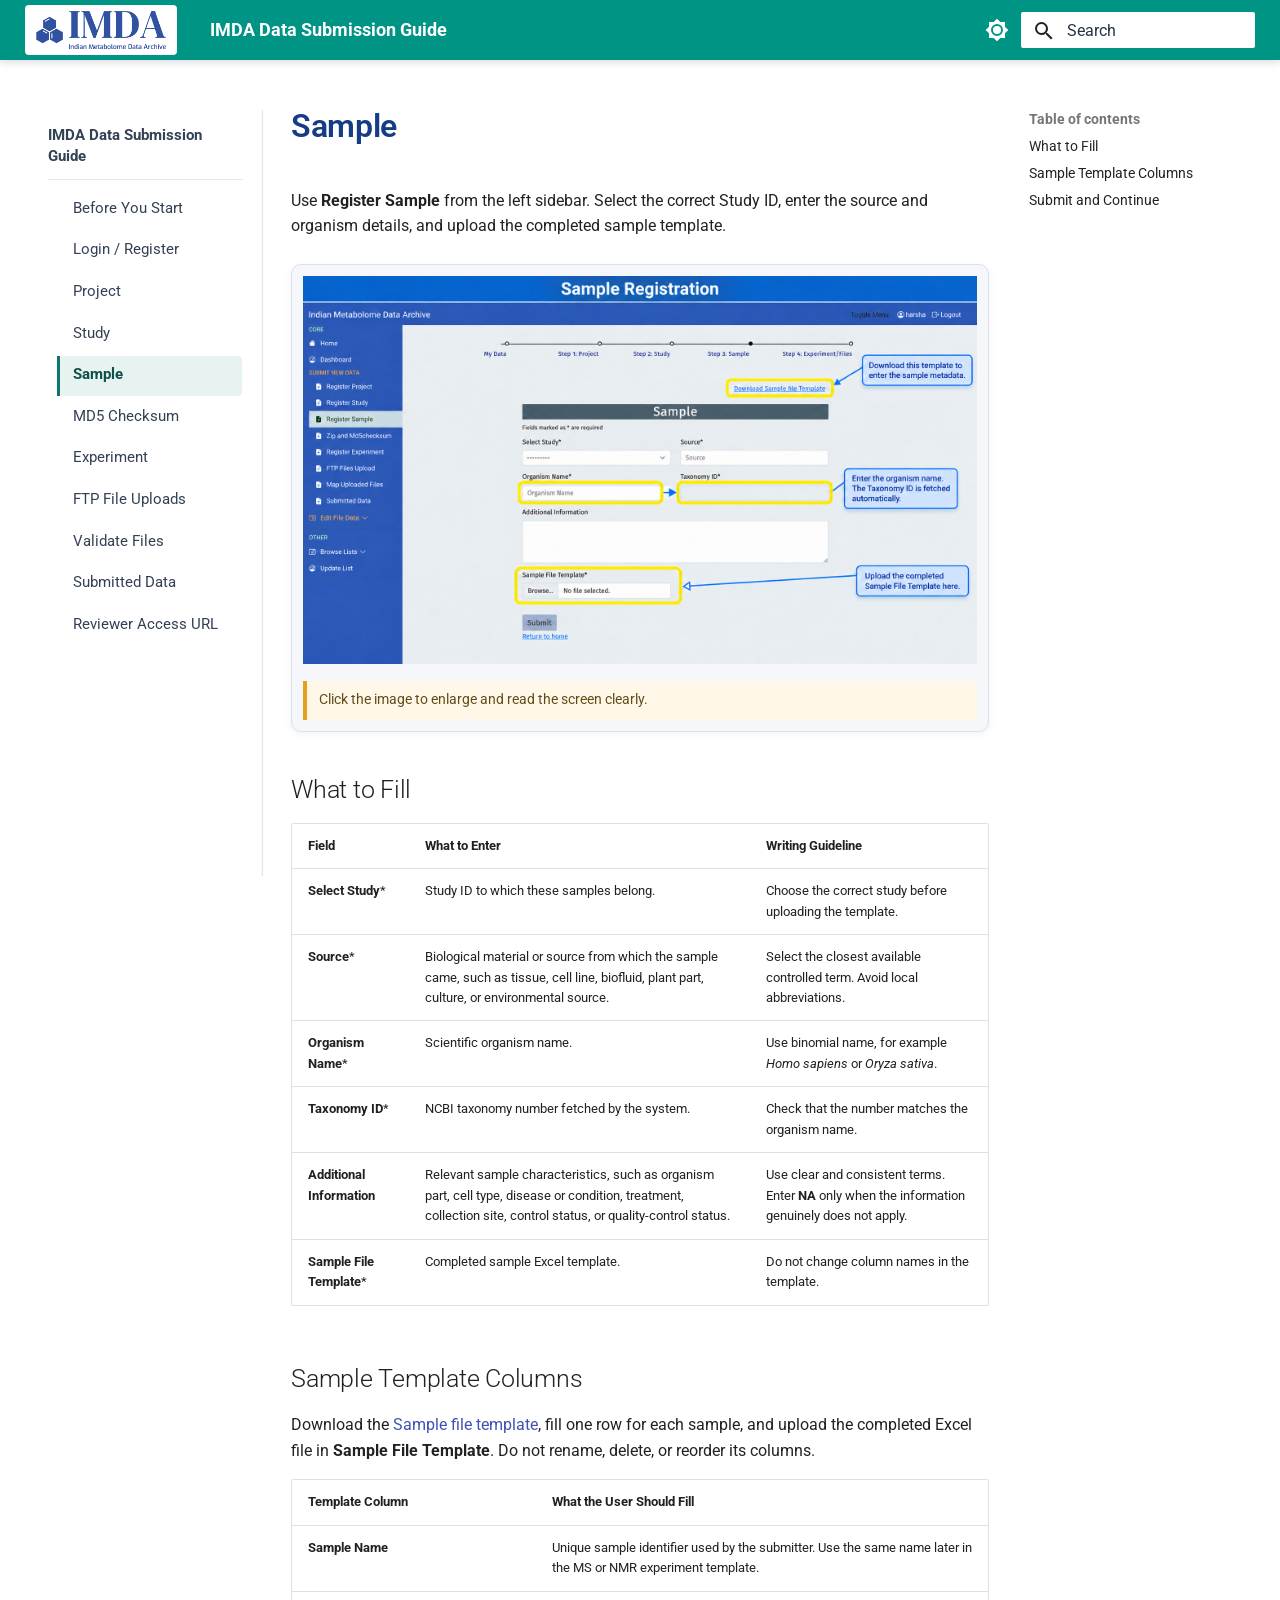
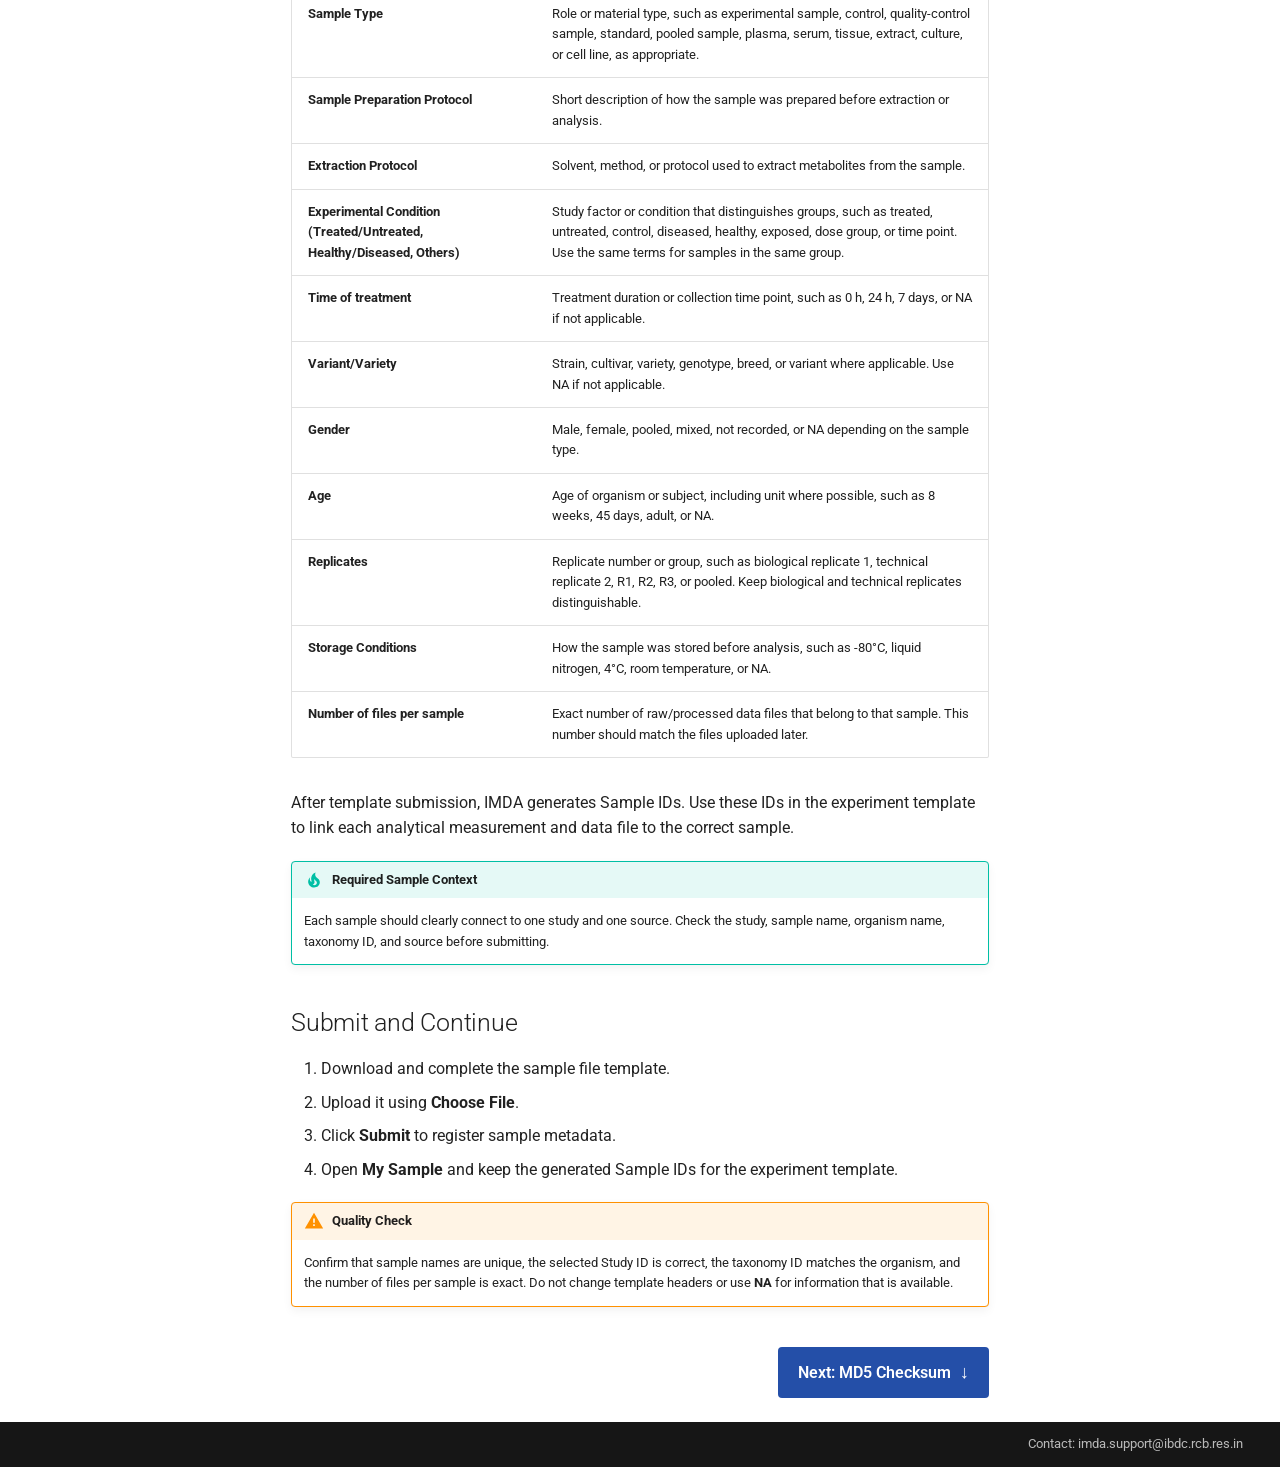
<file: sample/index.html>
<!doctype html>
<html lang="en" class="no-js">
  <head>
    
      <meta charset="utf-8">
      <meta name="viewport" content="width=device-width,initial-scale=1">
      
      
        <meta name="author" content="Indian Metabolome Data Archive SOP Team">
      
      
        <link rel="canonical" href="https://imdasupport.github.io/imda-submission-guide/sample/">
      
      
        <link rel="prev" href="../study/">
      
      
        <link rel="next" href="../md5-checksum/">
      
      
      <link rel="icon" href="../assets/img/IMDA-favicon.ico">
      <meta name="generator" content="mkdocs-1.6.1, mkdocs-material-9.6.22">
    
    
      
        <title>Sample - IMDA Data Submission Guide</title>
      
    
    
      <link rel="stylesheet" href="../assets/stylesheets/main.84d31ad4.min.css">
      
        
        <link rel="stylesheet" href="../assets/stylesheets/palette.06af60db.min.css">
      
      


    
    
      
    
    
      
        
        
        <link rel="preconnect" href="https://fonts.gstatic.com" crossorigin>
        <link rel="stylesheet" href="https://fonts.googleapis.com/css?family=Roboto:300,300i,400,400i,700,700i%7CRoboto+Mono:400,400i,700,700i&display=fallback">
        <style>:root{--md-text-font:"Roboto";--md-code-font:"Roboto Mono"}</style>
      
    
    
      <link rel="stylesheet" href="../assets/css/imda-sop.css">
    
    <script>__md_scope=new URL("..",location),__md_hash=e=>[...e].reduce(((e,_)=>(e<<5)-e+_.charCodeAt(0)),0),__md_get=(e,_=localStorage,t=__md_scope)=>JSON.parse(_.getItem(t.pathname+"."+e)),__md_set=(e,_,t=localStorage,a=__md_scope)=>{try{t.setItem(a.pathname+"."+e,JSON.stringify(_))}catch(e){}}</script>
    
      

    
    
    
  </head>
  
  
    
    
      
    
    
    
    
    <body dir="ltr" data-md-color-scheme="default" data-md-color-primary="white" data-md-color-accent="indigo">
  
    
    <input class="md-toggle" data-md-toggle="drawer" type="checkbox" id="__drawer" autocomplete="off">
    <input class="md-toggle" data-md-toggle="search" type="checkbox" id="__search" autocomplete="off">
    <label class="md-overlay" for="__drawer"></label>
    <div data-md-component="skip">
      
        
        <a href="#sample" class="md-skip">
          Skip to content
        </a>
      
    </div>
    <div data-md-component="announce">
      
    </div>
    
    
      

  

<header class="md-header md-header--shadow" data-md-component="header">
  <nav class="md-header__inner md-grid" aria-label="Header">
    <a href=".." title="IMDA Data Submission Guide" class="md-header__button md-logo" aria-label="IMDA Data Submission Guide" data-md-component="logo">
      
  <img src="../assets/img/IMDAlogo.png" alt="logo">

    </a>
    <label class="md-header__button md-icon" for="__drawer">
      
      <svg xmlns="http://www.w3.org/2000/svg" viewBox="0 0 24 24"><path d="M3 6h18v2H3zm0 5h18v2H3zm0 5h18v2H3z"/></svg>
    </label>
    <div class="md-header__title" data-md-component="header-title">
      <div class="md-header__ellipsis">
        <div class="md-header__topic">
          <span class="md-ellipsis">
            IMDA Data Submission Guide
          </span>
        </div>
        <div class="md-header__topic" data-md-component="header-topic">
          <span class="md-ellipsis">
            
              Sample
            
          </span>
        </div>
      </div>
    </div>
    
      
        <form class="md-header__option" data-md-component="palette">
  
    
    
    
    <input class="md-option" data-md-color-media="(prefers-color-scheme: light)" data-md-color-scheme="default" data-md-color-primary="white" data-md-color-accent="indigo"  aria-label="Switch to dark mode"  type="radio" name="__palette" id="__palette_0">
    
      <label class="md-header__button md-icon" title="Switch to dark mode" for="__palette_1" hidden>
        <svg xmlns="http://www.w3.org/2000/svg" viewBox="0 0 24 24"><path d="M12 8a4 4 0 0 0-4 4 4 4 0 0 0 4 4 4 4 0 0 0 4-4 4 4 0 0 0-4-4m0 10a6 6 0 0 1-6-6 6 6 0 0 1 6-6 6 6 0 0 1 6 6 6 6 0 0 1-6 6m8-9.31V4h-4.69L12 .69 8.69 4H4v4.69L.69 12 4 15.31V20h4.69L12 23.31 15.31 20H20v-4.69L23.31 12z"/></svg>
      </label>
    
  
    
    
    
    <input class="md-option" data-md-color-media="(prefers-color-scheme: dark)" data-md-color-scheme="slate" data-md-color-primary="white" data-md-color-accent="indigo"  aria-label="Switch to light mode"  type="radio" name="__palette" id="__palette_1">
    
      <label class="md-header__button md-icon" title="Switch to light mode" for="__palette_0" hidden>
        <svg xmlns="http://www.w3.org/2000/svg" viewBox="0 0 24 24"><path d="M12 18c-.89 0-1.74-.2-2.5-.55C11.56 16.5 13 14.42 13 12s-1.44-4.5-3.5-5.45C10.26 6.2 11.11 6 12 6a6 6 0 0 1 6 6 6 6 0 0 1-6 6m8-9.31V4h-4.69L12 .69 8.69 4H4v4.69L.69 12 4 15.31V20h4.69L12 23.31 15.31 20H20v-4.69L23.31 12z"/></svg>
      </label>
    
  
</form>
      
    
    
      <script>var palette=__md_get("__palette");if(palette&&palette.color){if("(prefers-color-scheme)"===palette.color.media){var media=matchMedia("(prefers-color-scheme: light)"),input=document.querySelector(media.matches?"[data-md-color-media='(prefers-color-scheme: light)']":"[data-md-color-media='(prefers-color-scheme: dark)']");palette.color.media=input.getAttribute("data-md-color-media"),palette.color.scheme=input.getAttribute("data-md-color-scheme"),palette.color.primary=input.getAttribute("data-md-color-primary"),palette.color.accent=input.getAttribute("data-md-color-accent")}for(var[key,value]of Object.entries(palette.color))document.body.setAttribute("data-md-color-"+key,value)}</script>
    
    
    
      
      
        <label class="md-header__button md-icon" for="__search">
          
          <svg xmlns="http://www.w3.org/2000/svg" viewBox="0 0 24 24"><path d="M9.5 3A6.5 6.5 0 0 1 16 9.5c0 1.61-.59 3.09-1.56 4.23l.27.27h.79l5 5-1.5 1.5-5-5v-.79l-.27-.27A6.52 6.52 0 0 1 9.5 16 6.5 6.5 0 0 1 3 9.5 6.5 6.5 0 0 1 9.5 3m0 2C7 5 5 7 5 9.5S7 14 9.5 14 14 12 14 9.5 12 5 9.5 5"/></svg>
        </label>
        <div class="md-search" data-md-component="search" role="dialog">
  <label class="md-search__overlay" for="__search"></label>
  <div class="md-search__inner" role="search">
    <form class="md-search__form" name="search">
      <input type="text" class="md-search__input" name="query" aria-label="Search" placeholder="Search" autocapitalize="off" autocorrect="off" autocomplete="off" spellcheck="false" data-md-component="search-query" required>
      <label class="md-search__icon md-icon" for="__search">
        
        <svg xmlns="http://www.w3.org/2000/svg" viewBox="0 0 24 24"><path d="M9.5 3A6.5 6.5 0 0 1 16 9.5c0 1.61-.59 3.09-1.56 4.23l.27.27h.79l5 5-1.5 1.5-5-5v-.79l-.27-.27A6.52 6.52 0 0 1 9.5 16 6.5 6.5 0 0 1 3 9.5 6.5 6.5 0 0 1 9.5 3m0 2C7 5 5 7 5 9.5S7 14 9.5 14 14 12 14 9.5 12 5 9.5 5"/></svg>
        
        <svg xmlns="http://www.w3.org/2000/svg" viewBox="0 0 24 24"><path d="M20 11v2H8l5.5 5.5-1.42 1.42L4.16 12l7.92-7.92L13.5 5.5 8 11z"/></svg>
      </label>
      <nav class="md-search__options" aria-label="Search">
        
        <button type="reset" class="md-search__icon md-icon" title="Clear" aria-label="Clear" tabindex="-1">
          
          <svg xmlns="http://www.w3.org/2000/svg" viewBox="0 0 24 24"><path d="M19 6.41 17.59 5 12 10.59 6.41 5 5 6.41 10.59 12 5 17.59 6.41 19 12 13.41 17.59 19 19 17.59 13.41 12z"/></svg>
        </button>
      </nav>
      
        <div class="md-search__suggest" data-md-component="search-suggest"></div>
      
    </form>
    <div class="md-search__output">
      <div class="md-search__scrollwrap" tabindex="0" data-md-scrollfix>
        <div class="md-search-result" data-md-component="search-result">
          <div class="md-search-result__meta">
            Initializing search
          </div>
          <ol class="md-search-result__list" role="presentation"></ol>
        </div>
      </div>
    </div>
  </div>
</div>
      
    
    
  </nav>
  
</header>
    
    <div class="md-container" data-md-component="container">
      
      
        
          
        
      
      <main class="md-main" data-md-component="main">
        <div class="md-main__inner md-grid">
          
            
              
              <div class="md-sidebar md-sidebar--primary" data-md-component="sidebar" data-md-type="navigation" >
                <div class="md-sidebar__scrollwrap">
                  <div class="md-sidebar__inner">
                    



<nav class="md-nav md-nav--primary" aria-label="Navigation" data-md-level="0">
  <label class="md-nav__title" for="__drawer">
    <a href=".." title="IMDA Data Submission Guide" class="md-nav__button md-logo" aria-label="IMDA Data Submission Guide" data-md-component="logo">
      
  <img src="../assets/img/IMDAlogo.png" alt="logo">

    </a>
    IMDA Data Submission Guide
  </label>
  
  <ul class="md-nav__list" data-md-scrollfix>
    
      
      
  
  
  
  
    <li class="md-nav__item">
      <a href=".." class="md-nav__link">
        
  
  
  <span class="md-ellipsis">
    Before You Start
    
  </span>
  

      </a>
    </li>
  

    
      
      
  
  
  
  
    <li class="md-nav__item">
      <a href="../login-register/" class="md-nav__link">
        
  
  
  <span class="md-ellipsis">
    Login / Register
    
  </span>
  

      </a>
    </li>
  

    
      
      
  
  
  
  
    <li class="md-nav__item">
      <a href="../project/" class="md-nav__link">
        
  
  
  <span class="md-ellipsis">
    Project
    
  </span>
  

      </a>
    </li>
  

    
      
      
  
  
  
  
    <li class="md-nav__item">
      <a href="../study/" class="md-nav__link">
        
  
  
  <span class="md-ellipsis">
    Study
    
  </span>
  

      </a>
    </li>
  

    
      
      
  
  
    
  
  
  
    <li class="md-nav__item md-nav__item--active">
      
      <input class="md-nav__toggle md-toggle" type="checkbox" id="__toc">
      
      
        
      
      
        <label class="md-nav__link md-nav__link--active" for="__toc">
          
  
  
  <span class="md-ellipsis">
    Sample
    
  </span>
  

          <span class="md-nav__icon md-icon"></span>
        </label>
      
      <a href="./" class="md-nav__link md-nav__link--active">
        
  
  
  <span class="md-ellipsis">
    Sample
    
  </span>
  

      </a>
      
        

<nav class="md-nav md-nav--secondary" aria-label="Table of contents">
  
  
  
    
  
  
    <label class="md-nav__title" for="__toc">
      <span class="md-nav__icon md-icon"></span>
      Table of contents
    </label>
    <ul class="md-nav__list" data-md-component="toc" data-md-scrollfix>
      
        <li class="md-nav__item">
  <a href="#what-to-fill" class="md-nav__link">
    <span class="md-ellipsis">
      What to Fill
    </span>
  </a>
  
</li>
      
        <li class="md-nav__item">
  <a href="#sample-template-columns" class="md-nav__link">
    <span class="md-ellipsis">
      Sample Template Columns
    </span>
  </a>
  
</li>
      
        <li class="md-nav__item">
  <a href="#submit-and-continue" class="md-nav__link">
    <span class="md-ellipsis">
      Submit and Continue
    </span>
  </a>
  
</li>
      
    </ul>
  
</nav>
      
    </li>
  

    
      
      
  
  
  
  
    <li class="md-nav__item">
      <a href="../md5-checksum/" class="md-nav__link">
        
  
  
  <span class="md-ellipsis">
    MD5 Checksum
    
  </span>
  

      </a>
    </li>
  

    
      
      
  
  
  
  
    <li class="md-nav__item">
      <a href="../experiment/" class="md-nav__link">
        
  
  
  <span class="md-ellipsis">
    Experiment
    
  </span>
  

      </a>
    </li>
  

    
      
      
  
  
  
  
    <li class="md-nav__item">
      <a href="../ftp-file-uploads/" class="md-nav__link">
        
  
  
  <span class="md-ellipsis">
    FTP File Uploads
    
  </span>
  

      </a>
    </li>
  

    
      
      
  
  
  
  
    <li class="md-nav__item">
      <a href="../map-uploaded-files/" class="md-nav__link">
        
  
  
  <span class="md-ellipsis">
    Validate Files
    
  </span>
  

      </a>
    </li>
  

    
      
      
  
  
  
  
    <li class="md-nav__item">
      <a href="../submitted-data/" class="md-nav__link">
        
  
  
  <span class="md-ellipsis">
    Submitted Data
    
  </span>
  

      </a>
    </li>
  

    
      
      
  
  
  
  
    <li class="md-nav__item">
      <a href="../reviewer-access-url/" class="md-nav__link">
        
  
  
  <span class="md-ellipsis">
    Reviewer Access URL
    
  </span>
  

      </a>
    </li>
  

    
  </ul>
</nav>
                  </div>
                </div>
              </div>
            
            
              
              <div class="md-sidebar md-sidebar--secondary" data-md-component="sidebar" data-md-type="toc" >
                <div class="md-sidebar__scrollwrap">
                  <div class="md-sidebar__inner">
                    

<nav class="md-nav md-nav--secondary" aria-label="Table of contents">
  
  
  
    
  
  
    <label class="md-nav__title" for="__toc">
      <span class="md-nav__icon md-icon"></span>
      Table of contents
    </label>
    <ul class="md-nav__list" data-md-component="toc" data-md-scrollfix>
      
        <li class="md-nav__item">
  <a href="#what-to-fill" class="md-nav__link">
    <span class="md-ellipsis">
      What to Fill
    </span>
  </a>
  
</li>
      
        <li class="md-nav__item">
  <a href="#sample-template-columns" class="md-nav__link">
    <span class="md-ellipsis">
      Sample Template Columns
    </span>
  </a>
  
</li>
      
        <li class="md-nav__item">
  <a href="#submit-and-continue" class="md-nav__link">
    <span class="md-ellipsis">
      Submit and Continue
    </span>
  </a>
  
</li>
      
    </ul>
  
</nav>
                  </div>
                </div>
              </div>
            
          
          
            <div class="md-content" data-md-component="content">
              <article class="md-content__inner md-typeset">
                
                  



<h1 id="sample">Sample</h1>
<p>Use <strong>Register Sample</strong> from the left sidebar. Select the correct Study ID, enter the source and organism details, and upload the completed sample template.</p>
<p><img alt="IMDA sample registration screen showing study selection, organism details, taxonomy ID, and sample template upload." src="../assets/img/sample_registration_form.png" /></p>
<h2 id="what-to-fill">What to Fill</h2>
<table>
<thead>
<tr>
<th style="text-align: left;">Field</th>
<th style="text-align: left;">What to Enter</th>
<th style="text-align: left;">Writing Guideline</th>
</tr>
</thead>
<tbody>
<tr>
<td style="text-align: left;"><strong>Select Study</strong>*</td>
<td style="text-align: left;">Study ID to which these samples belong.</td>
<td style="text-align: left;">Choose the correct study before uploading the template.</td>
</tr>
<tr>
<td style="text-align: left;"><strong>Source</strong>*</td>
<td style="text-align: left;">Biological material or source from which the sample came, such as tissue, cell line, biofluid, plant part, culture, or environmental source.</td>
<td style="text-align: left;">Select the closest available controlled term. Avoid local abbreviations.</td>
</tr>
<tr>
<td style="text-align: left;"><strong>Organism Name</strong>*</td>
<td style="text-align: left;">Scientific organism name.</td>
<td style="text-align: left;">Use binomial name, for example <em>Homo sapiens</em> or <em>Oryza sativa</em>.</td>
</tr>
<tr>
<td style="text-align: left;"><strong>Taxonomy ID</strong>*</td>
<td style="text-align: left;">NCBI taxonomy number fetched by the system.</td>
<td style="text-align: left;">Check that the number matches the organism name.</td>
</tr>
<tr>
<td style="text-align: left;"><strong>Additional Information</strong></td>
<td style="text-align: left;">Relevant sample characteristics, such as organism part, cell type, disease or condition, treatment, collection site, control status, or quality-control status.</td>
<td style="text-align: left;">Use clear and consistent terms. Enter <strong>NA</strong> only when the information genuinely does not apply.</td>
</tr>
<tr>
<td style="text-align: left;"><strong>Sample File Template</strong>*</td>
<td style="text-align: left;">Completed sample Excel template.</td>
<td style="text-align: left;">Do not change column names in the template.</td>
</tr>
</tbody>
</table>
<h2 id="sample-template-columns">Sample Template Columns</h2>
<p>Download the <a href="../assets/templates/Sample_file_template.xlsx">Sample file template</a>, fill one row for each sample, and upload the completed Excel file in <strong>Sample File Template</strong>. Do not rename, delete, or reorder its columns.</p>
<table>
<thead>
<tr>
<th style="text-align: left;">Template Column</th>
<th style="text-align: left;">What the User Should Fill</th>
</tr>
</thead>
<tbody>
<tr>
<td style="text-align: left;"><strong>Sample Name</strong></td>
<td style="text-align: left;">Unique sample identifier used by the submitter. Use the same name later in the MS or NMR experiment template.</td>
</tr>
<tr>
<td style="text-align: left;"><strong>Sample Type</strong></td>
<td style="text-align: left;">Role or material type, such as experimental sample, control, quality-control sample, standard, pooled sample, plasma, serum, tissue, extract, culture, or cell line, as appropriate.</td>
</tr>
<tr>
<td style="text-align: left;"><strong>Sample Preparation Protocol</strong></td>
<td style="text-align: left;">Short description of how the sample was prepared before extraction or analysis.</td>
</tr>
<tr>
<td style="text-align: left;"><strong>Extraction Protocol</strong></td>
<td style="text-align: left;">Solvent, method, or protocol used to extract metabolites from the sample.</td>
</tr>
<tr>
<td style="text-align: left;"><strong>Experimental Condition (Treated/Untreated, Healthy/Diseased, Others)</strong></td>
<td style="text-align: left;">Study factor or condition that distinguishes groups, such as treated, untreated, control, diseased, healthy, exposed, dose group, or time point. Use the same terms for samples in the same group.</td>
</tr>
<tr>
<td style="text-align: left;"><strong>Time of treatment</strong></td>
<td style="text-align: left;">Treatment duration or collection time point, such as 0 h, 24 h, 7 days, or NA if not applicable.</td>
</tr>
<tr>
<td style="text-align: left;"><strong>Variant/Variety</strong></td>
<td style="text-align: left;">Strain, cultivar, variety, genotype, breed, or variant where applicable. Use NA if not applicable.</td>
</tr>
<tr>
<td style="text-align: left;"><strong>Gender</strong></td>
<td style="text-align: left;">Male, female, pooled, mixed, not recorded, or NA depending on the sample type.</td>
</tr>
<tr>
<td style="text-align: left;"><strong>Age</strong></td>
<td style="text-align: left;">Age of organism or subject, including unit where possible, such as 8 weeks, 45 days, adult, or NA.</td>
</tr>
<tr>
<td style="text-align: left;"><strong>Replicates</strong></td>
<td style="text-align: left;">Replicate number or group, such as biological replicate 1, technical replicate 2, R1, R2, R3, or pooled. Keep biological and technical replicates distinguishable.</td>
</tr>
<tr>
<td style="text-align: left;"><strong>Storage Conditions</strong></td>
<td style="text-align: left;">How the sample was stored before analysis, such as -80°C, liquid nitrogen, 4°C, room temperature, or NA.</td>
</tr>
<tr>
<td style="text-align: left;"><strong>Number of files per sample</strong></td>
<td style="text-align: left;">Exact number of raw/processed data files that belong to that sample. This number should match the files uploaded later.</td>
</tr>
</tbody>
</table>
<p>After template submission, IMDA generates Sample IDs. Use these IDs in the experiment template to link each analytical measurement and data file to the correct sample.</p>
<div class="admonition tip">
<p class="admonition-title">Required Sample Context</p>
<p>Each sample should clearly connect to one study and one source. Check the study, sample name, organism name, taxonomy ID, and source before submitting.</p>
</div>
<h2 id="submit-and-continue">Submit and Continue</h2>
<ol>
<li>Download and complete the sample file template.</li>
<li>Upload it using <strong>Choose File</strong>.</li>
<li>Click <strong>Submit</strong> to register sample metadata.</li>
<li>Open <strong>My Sample</strong> and keep the generated Sample IDs for the experiment template.</li>
</ol>
<div class="admonition warning">
<p class="admonition-title">Quality Check</p>
<p>Confirm that sample names are unique, the selected Study ID is correct, the taxonomy ID matches the organism, and the number of files per sample is exact. Do not change template headers or use <strong>NA</strong> for information that is available.</p>
</div>
<div class="imda-next-step">
  <a href="../md5-checksum/" aria-label="Continue to MD5 Checksum">Next: MD5 Checksum <span aria-hidden="true">&darr;</span></a>
</div>












                
              </article>
            </div>
          
          
<script>var target=document.getElementById(location.hash.slice(1));target&&target.name&&(target.checked=target.name.startsWith("__tabbed_"))</script>
        </div>
        
          <button type="button" class="md-top md-icon" data-md-component="top" hidden>
  
  <svg xmlns="http://www.w3.org/2000/svg" viewBox="0 0 24 24"><path d="M13 20h-2V8l-5.5 5.5-1.42-1.42L12 4.16l7.92 7.92-1.42 1.42L13 8z"/></svg>
  Back to top
</button>
        
      </main>
      
        <footer class="md-footer">
  
  <div class="md-footer-meta md-typeset">
    <div class="md-footer-meta__inner md-grid">
      <div class="md-copyright">
  
    <div class="md-copyright__highlight">
      Contact: imda.support@ibdc.rcb.res.in
    </div>
  
  
</div>
      
    </div>
  </div>
</footer>
      
    </div>
    <div class="md-dialog" data-md-component="dialog">
      <div class="md-dialog__inner md-typeset"></div>
    </div>
    
    
    
      
      <script id="__config" type="application/json">{"base": "..", "features": ["navigation.expand", "toc.follow", "navigation.top", "search.suggest", "search.highlight", "content.code.copy"], "search": "../assets/javascripts/workers/search.973d3a69.min.js", "tags": null, "translations": {"clipboard.copied": "Copied to clipboard", "clipboard.copy": "Copy to clipboard", "search.result.more.one": "1 more on this page", "search.result.more.other": "# more on this page", "search.result.none": "No matching documents", "search.result.one": "1 matching document", "search.result.other": "# matching documents", "search.result.placeholder": "Type to start searching", "search.result.term.missing": "Missing", "select.version": "Select version"}, "version": null}</script>
    
    
      <script src="../assets/javascripts/bundle.f55a23d4.min.js"></script>
      
        <script src="../assets/js/imda-image-viewer.js"></script>
      
    
  </body>
</html>
</file>
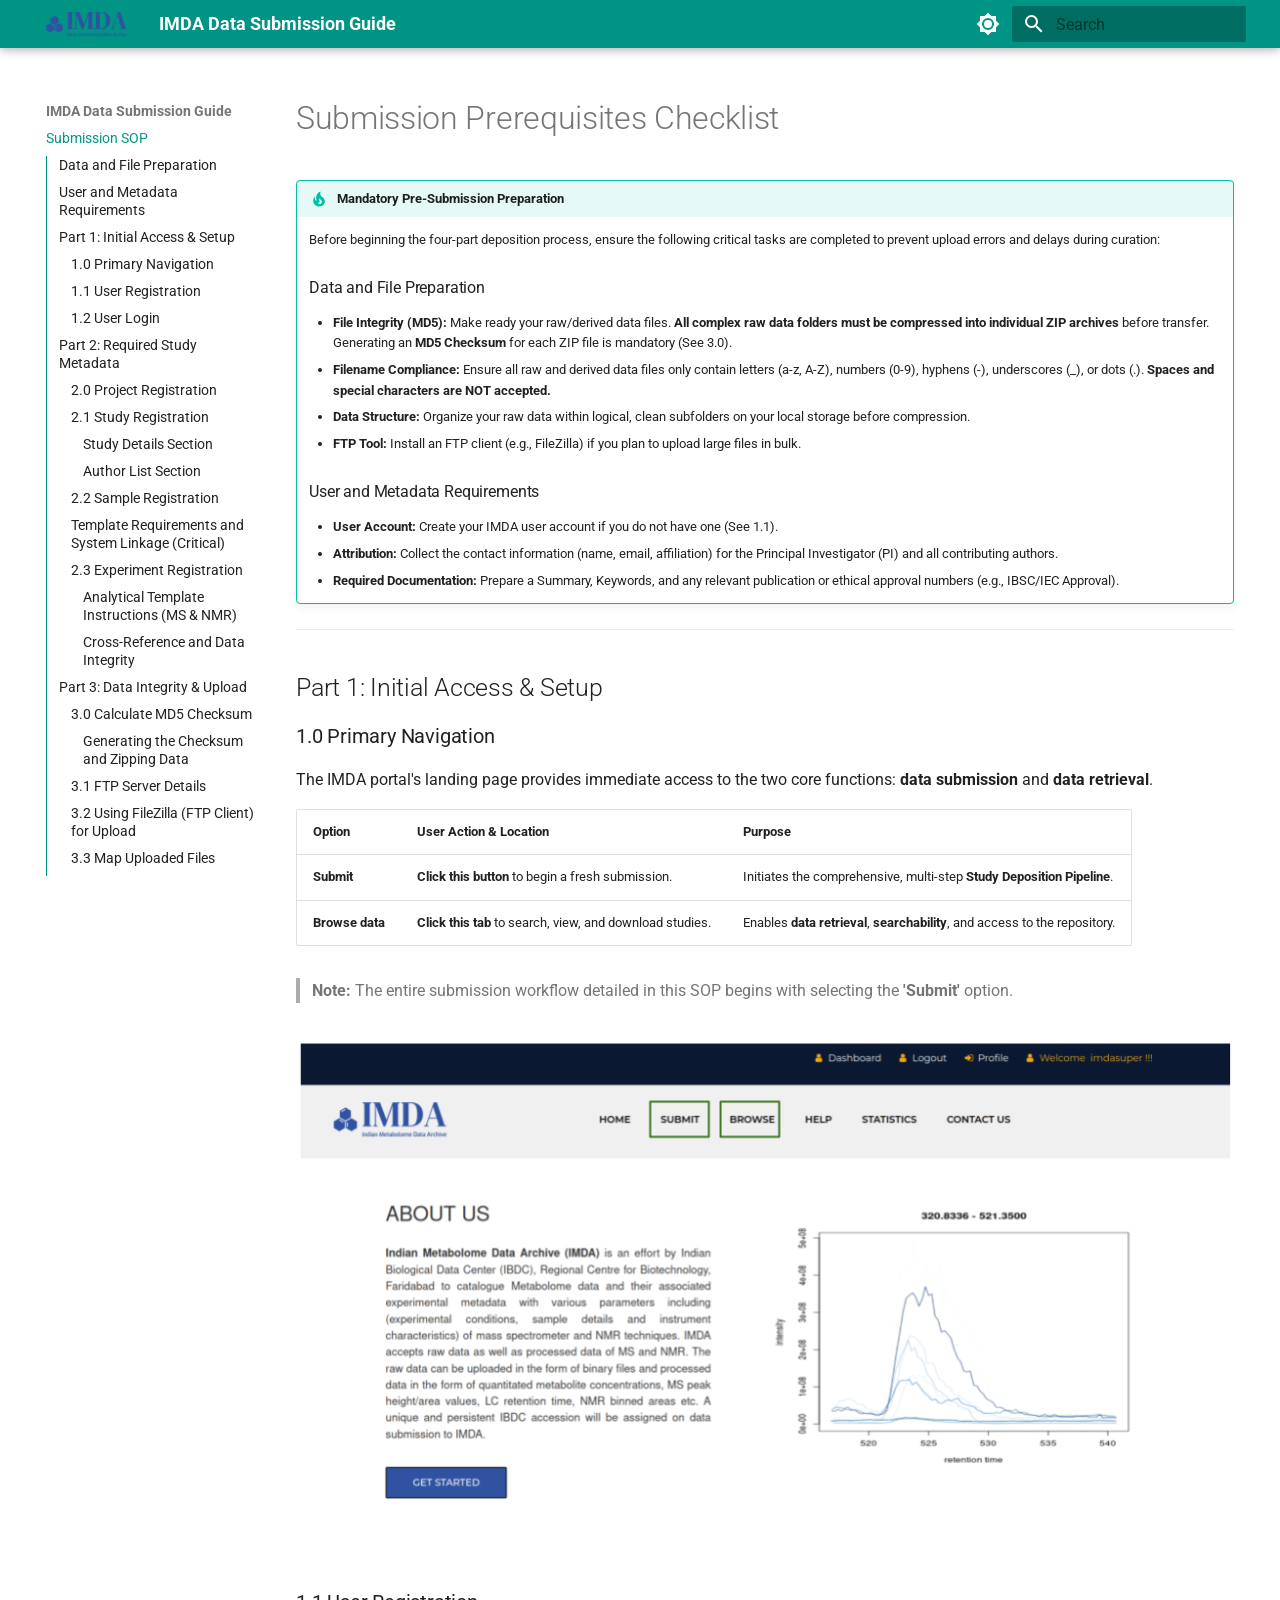
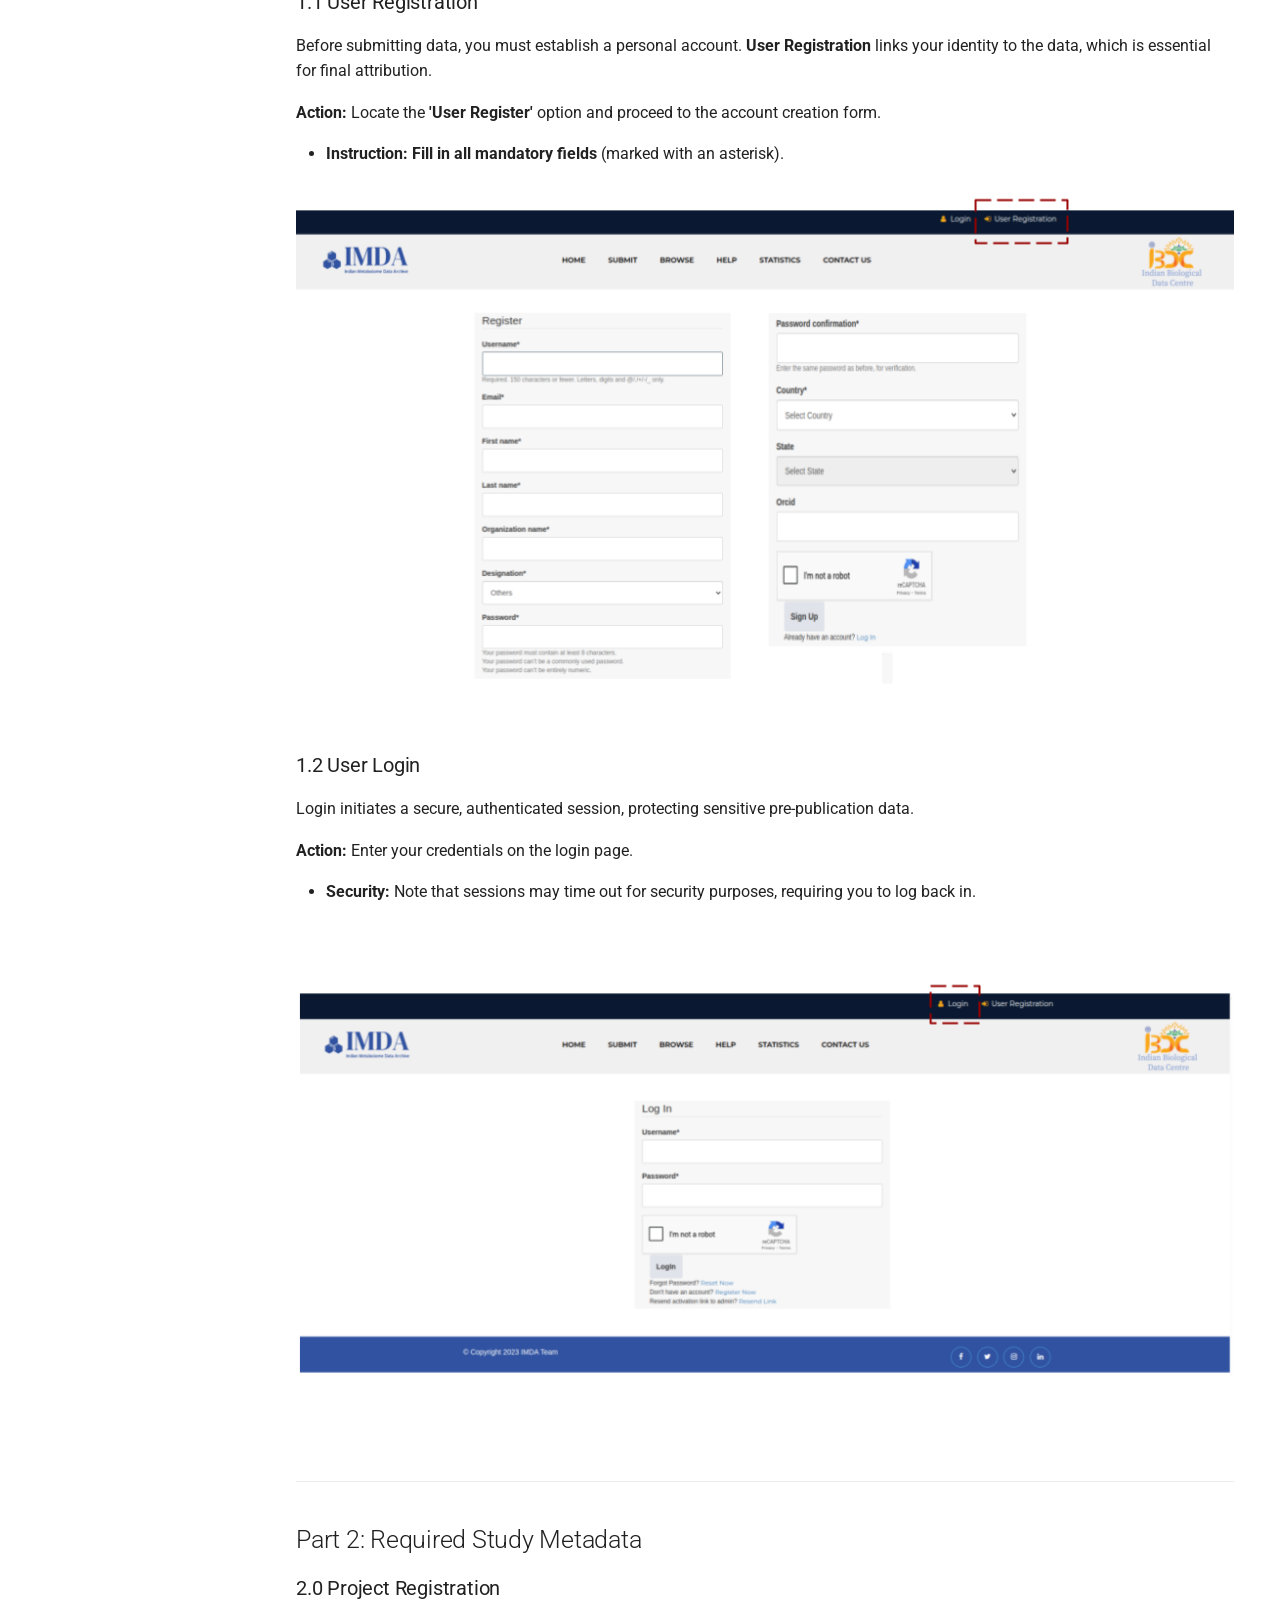
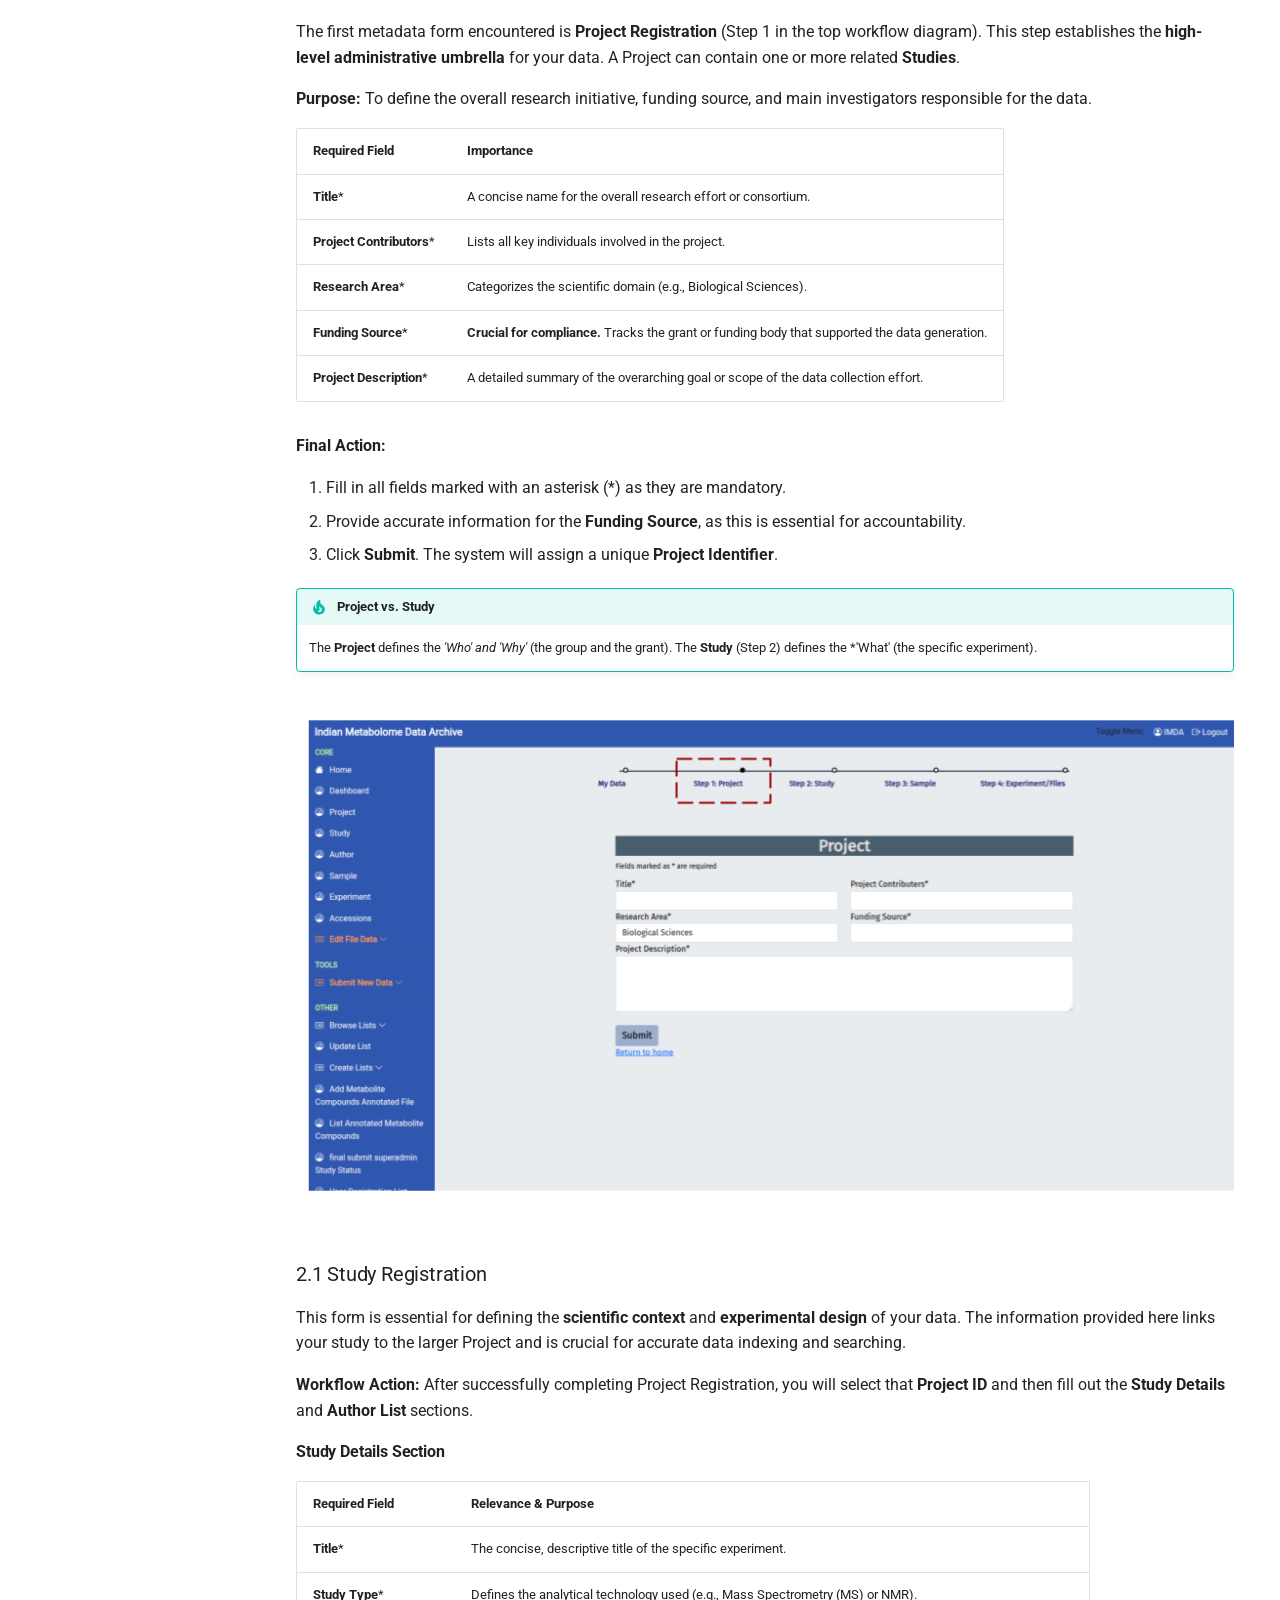
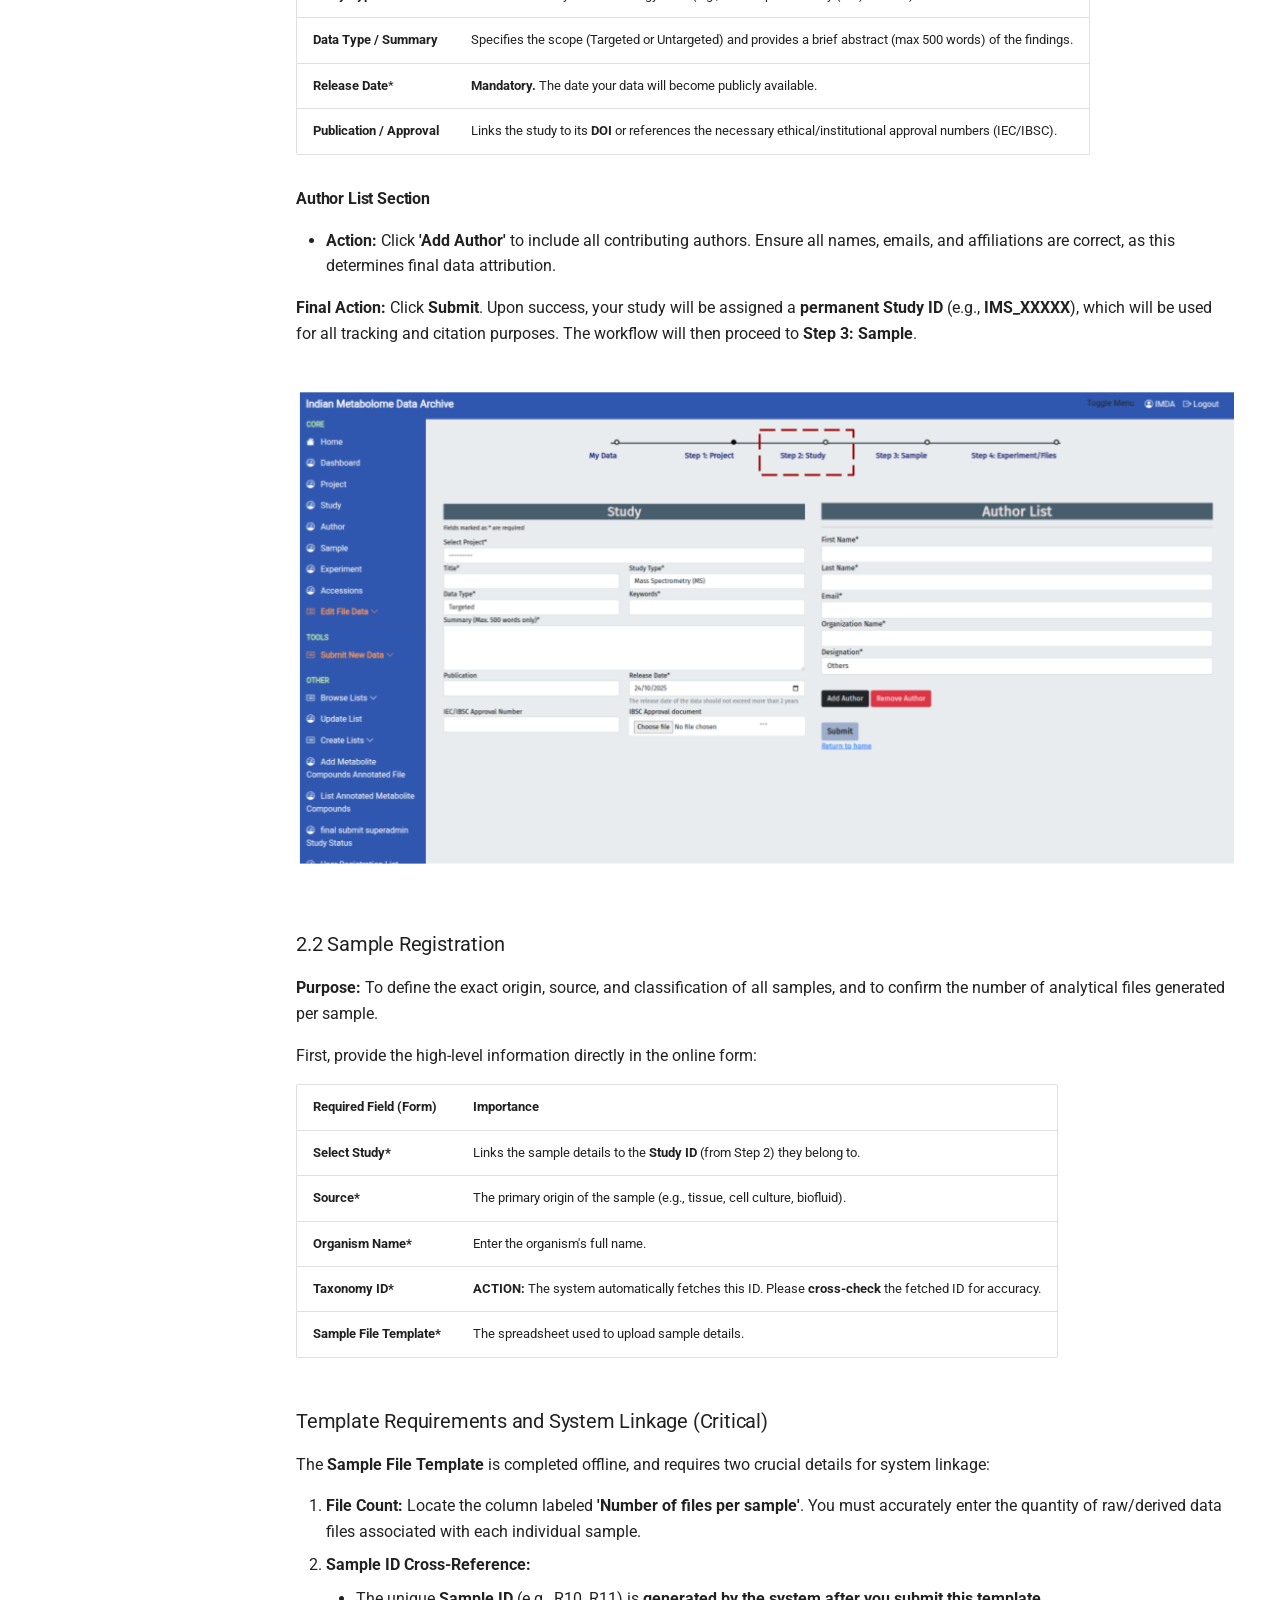
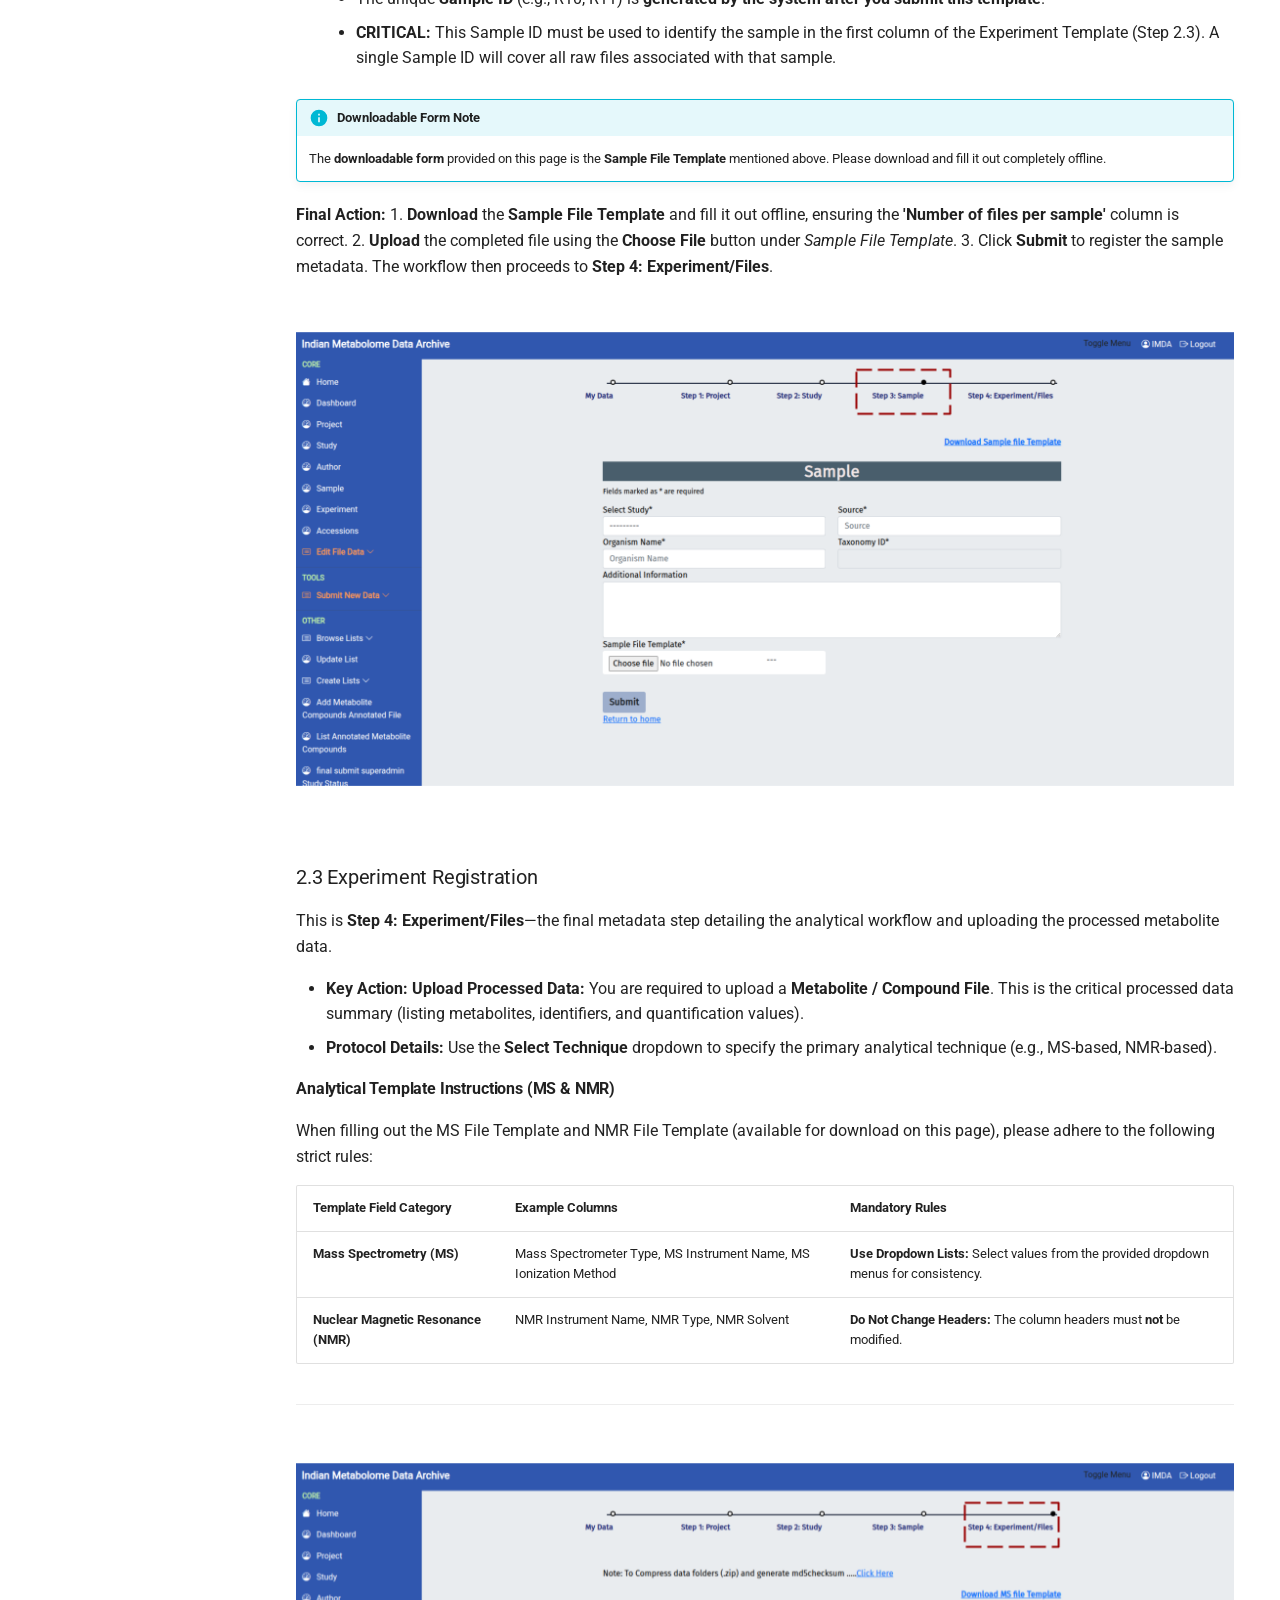
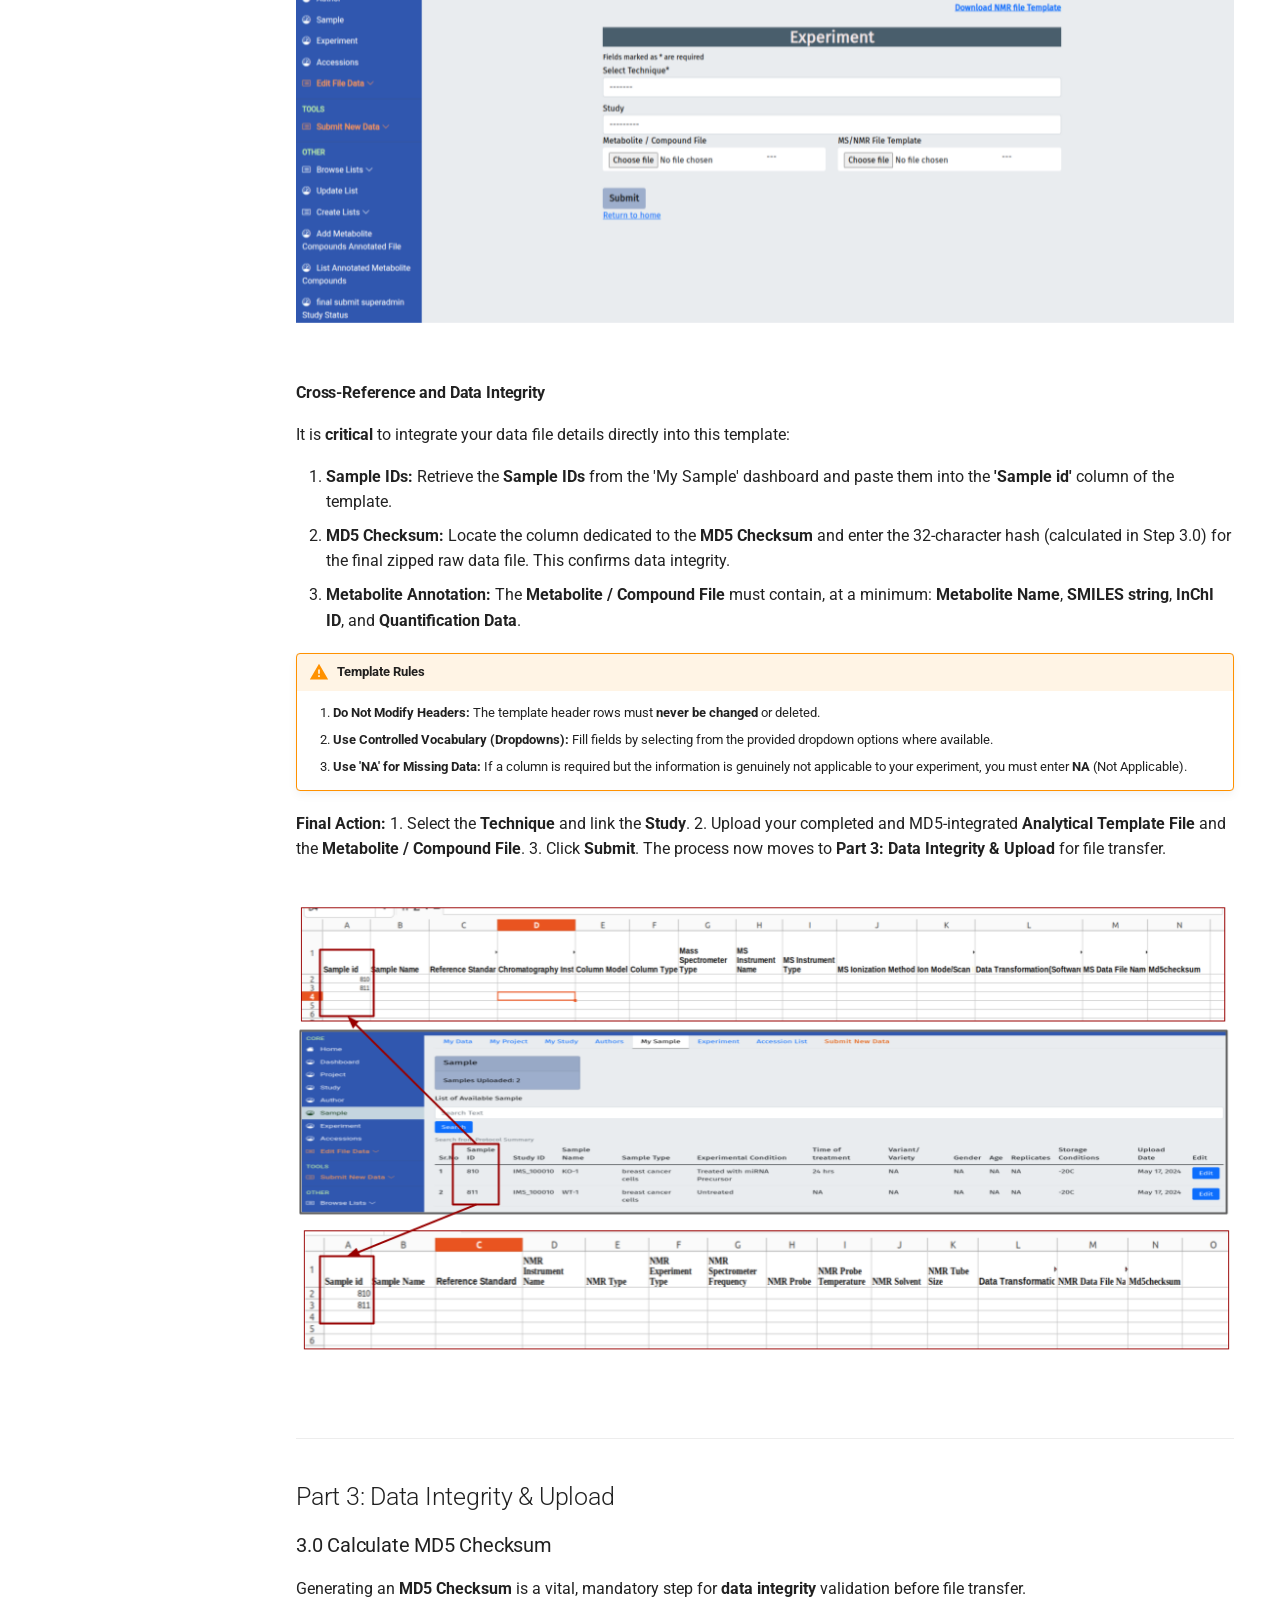
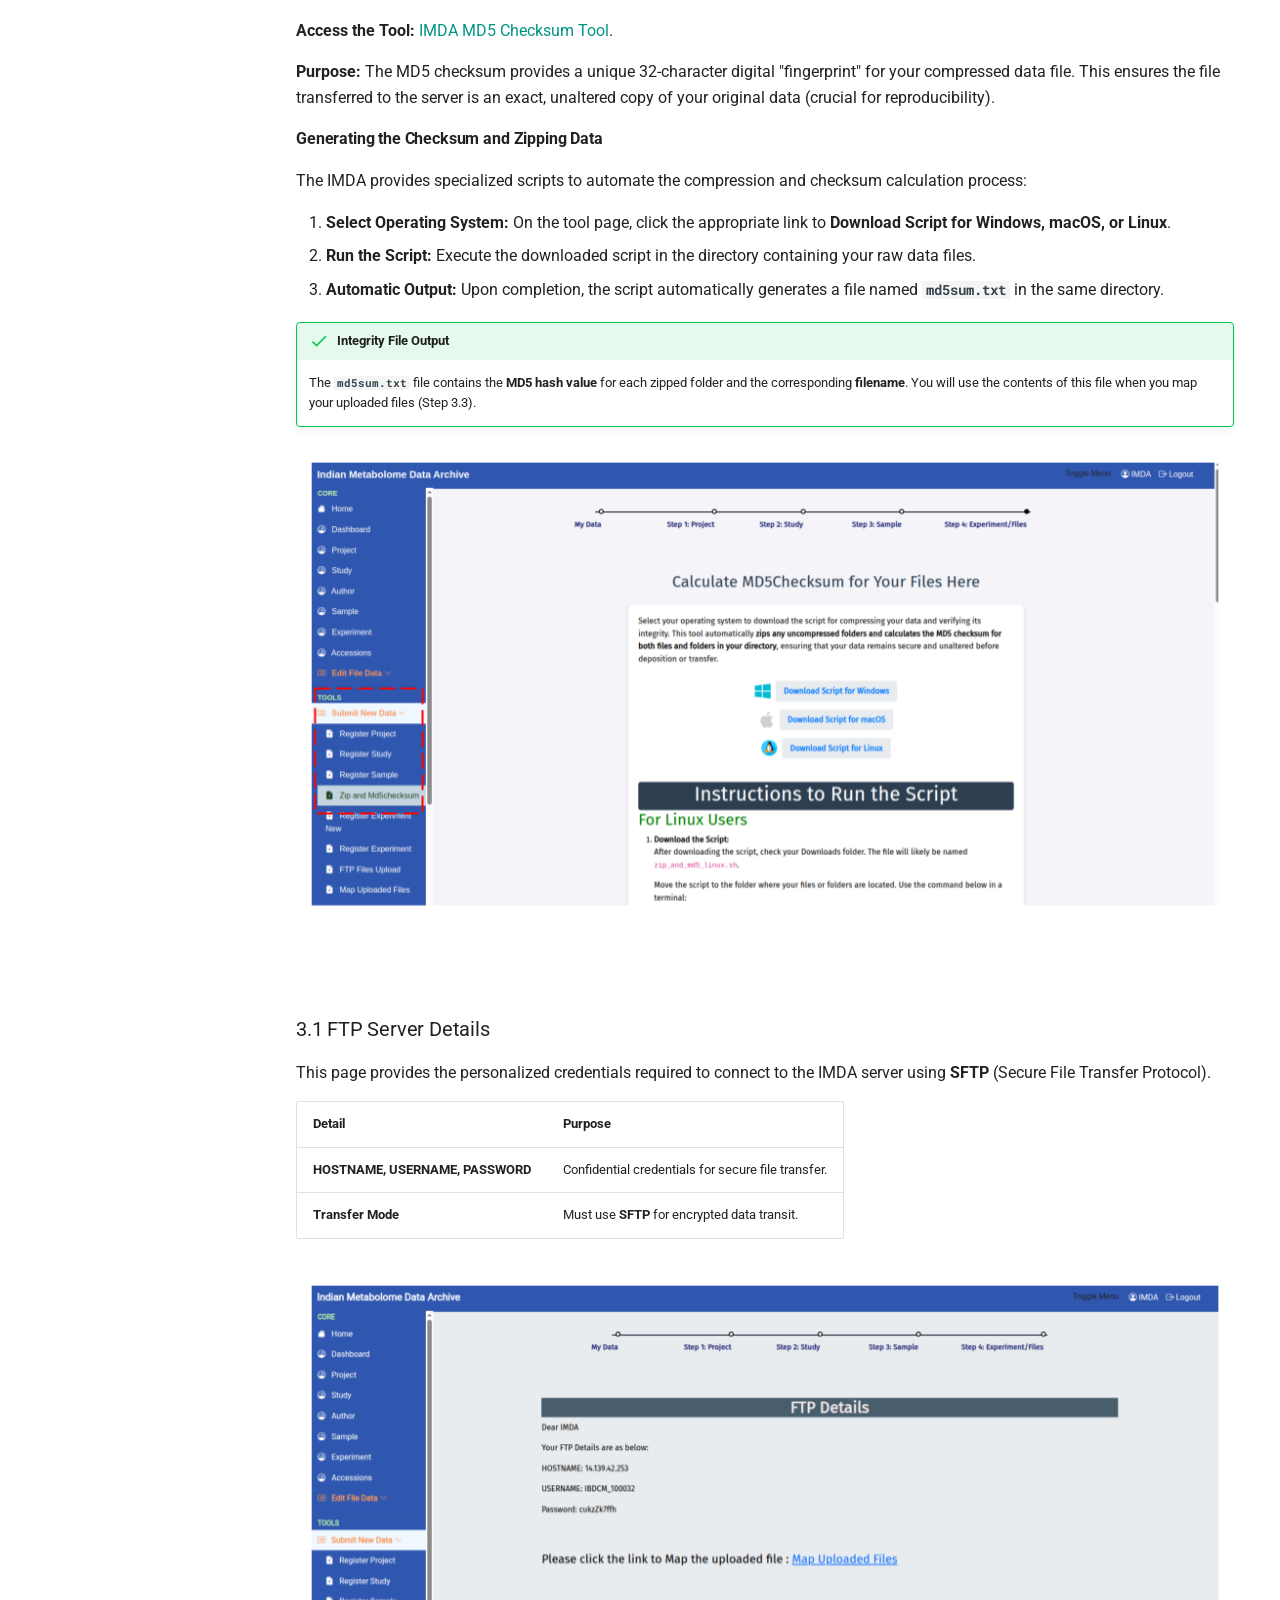
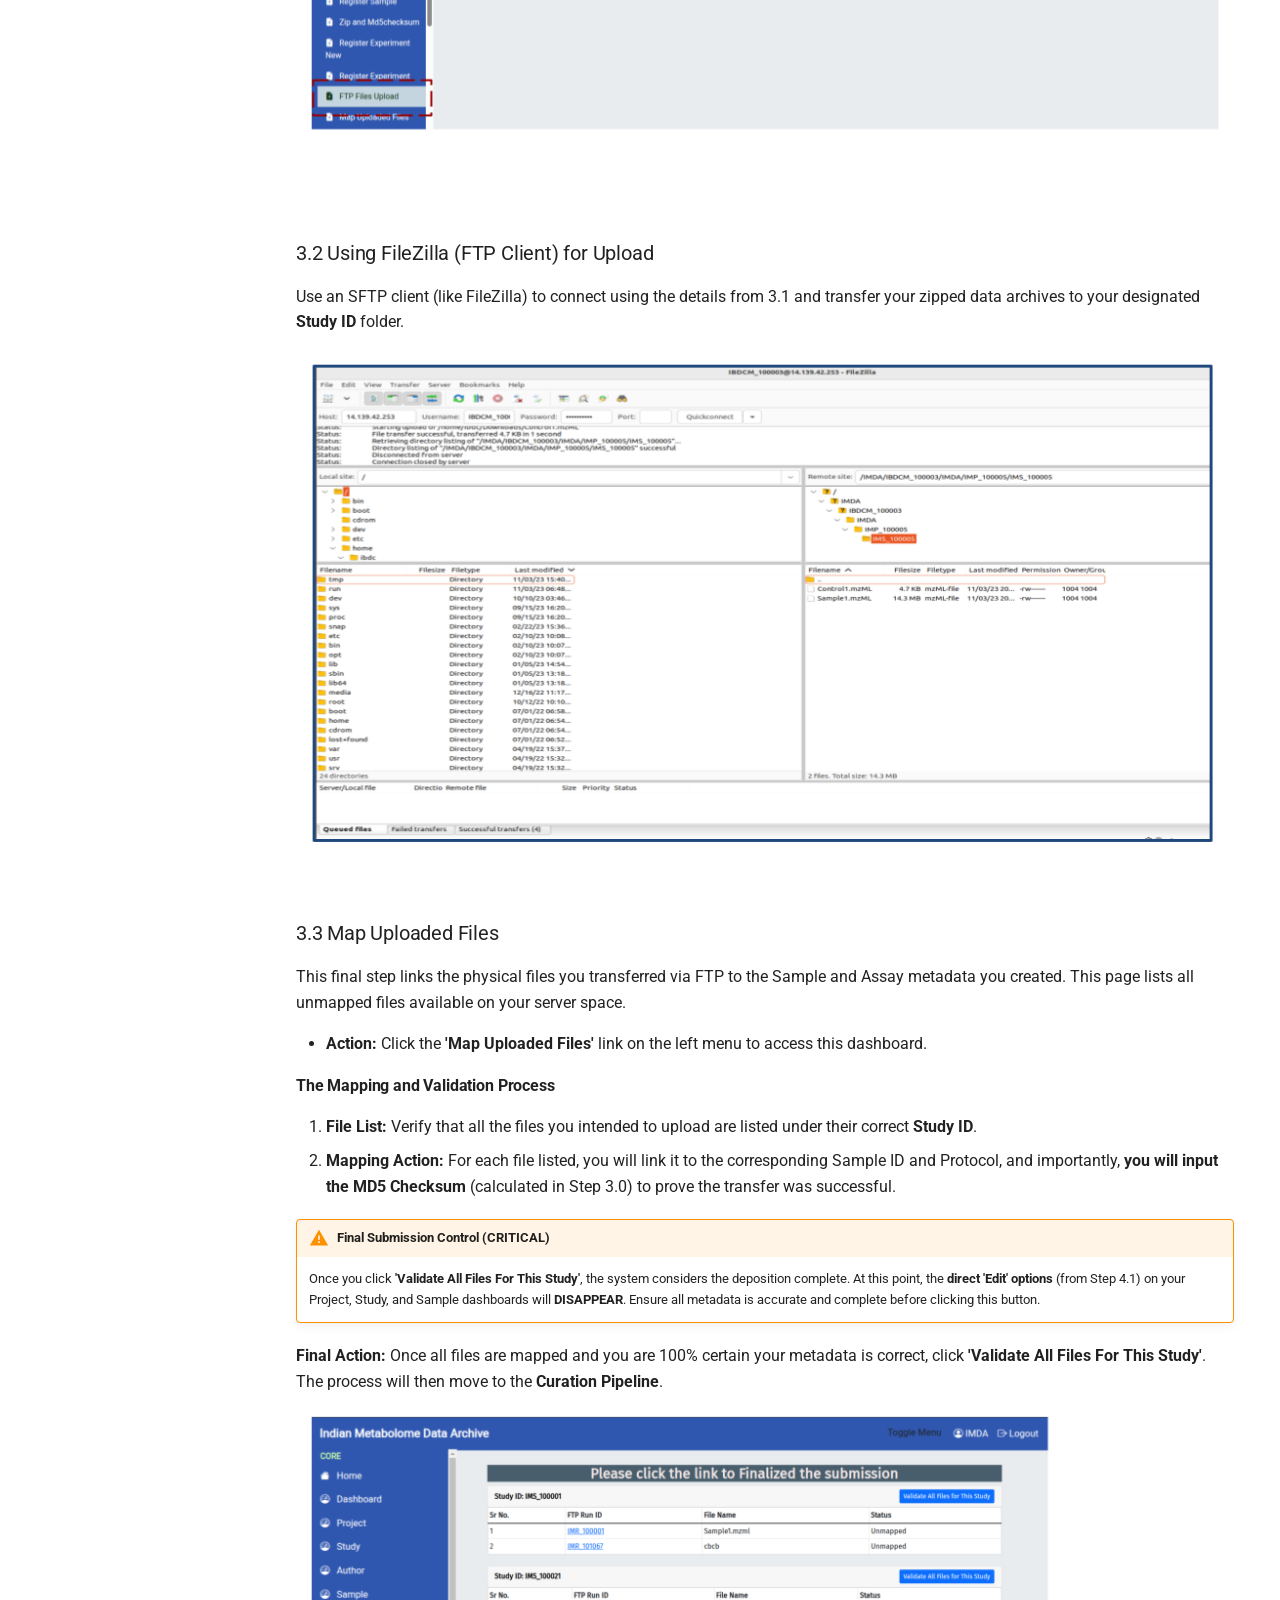
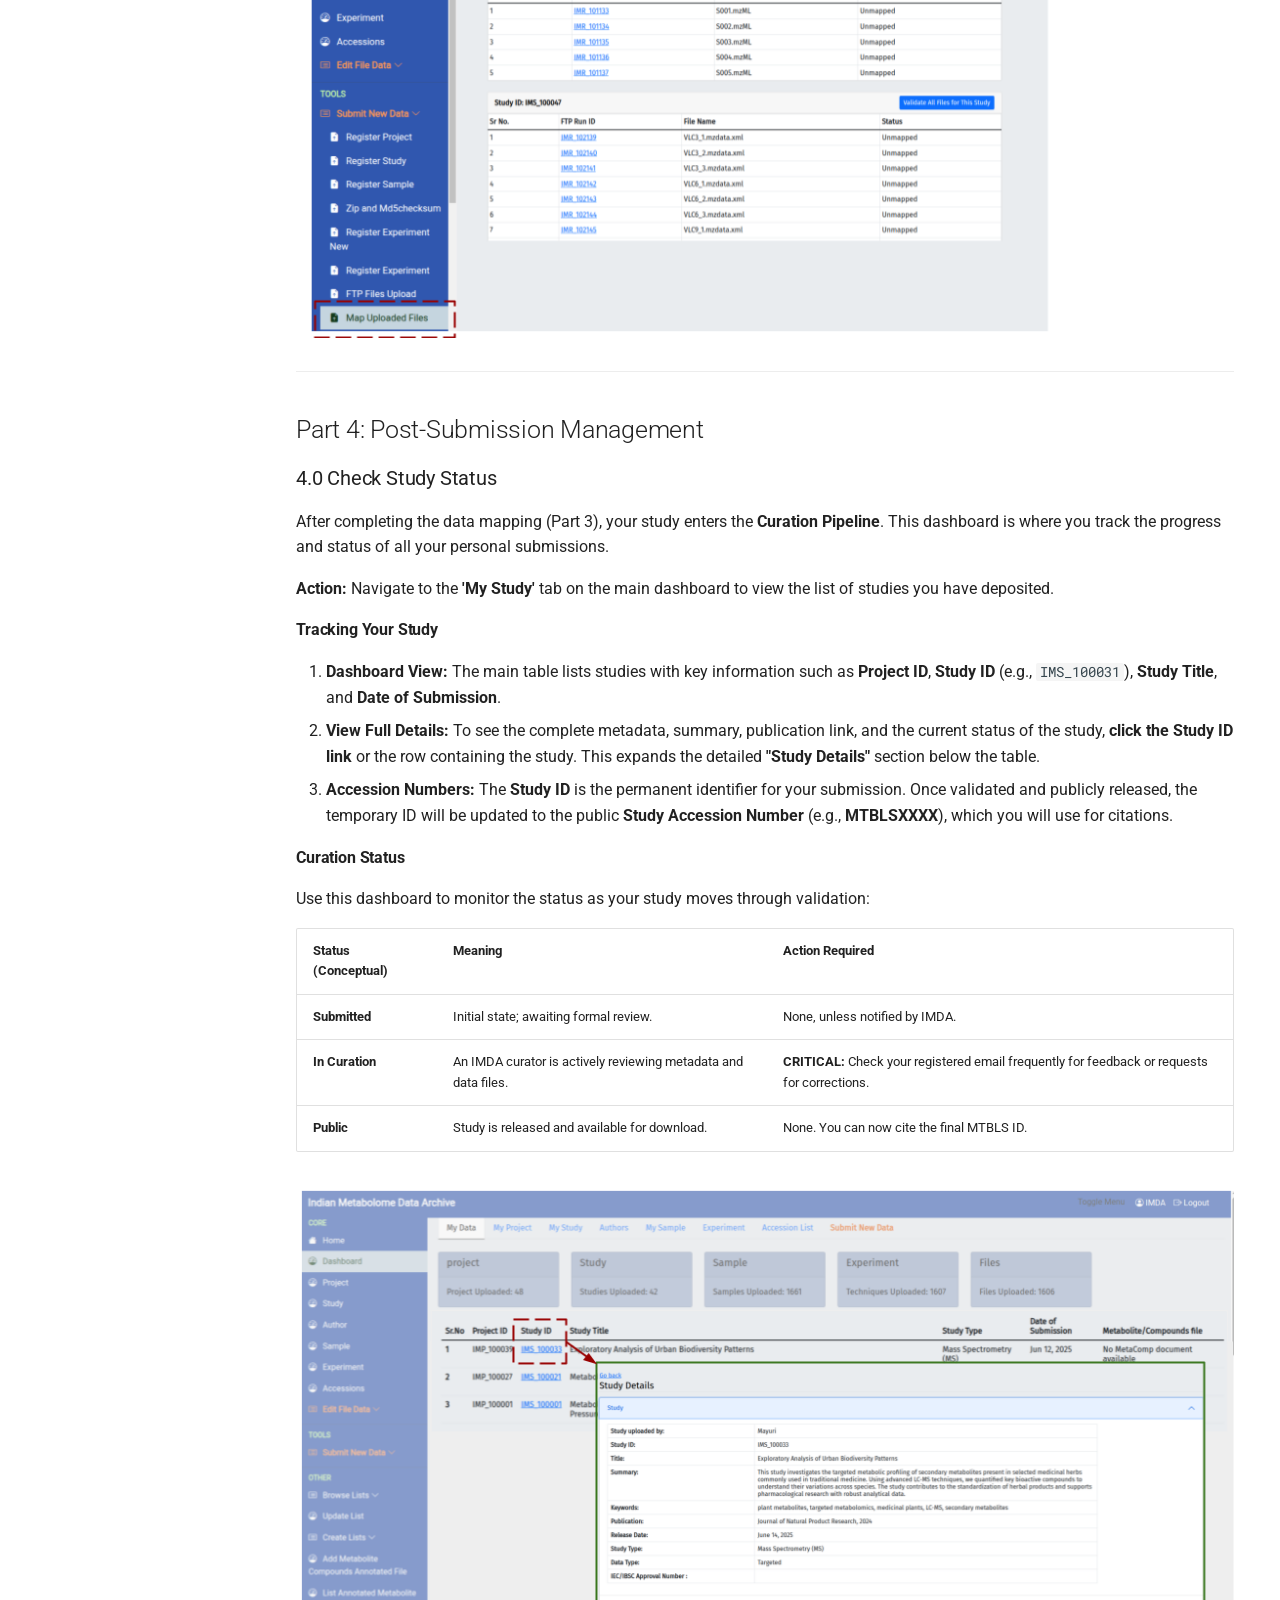
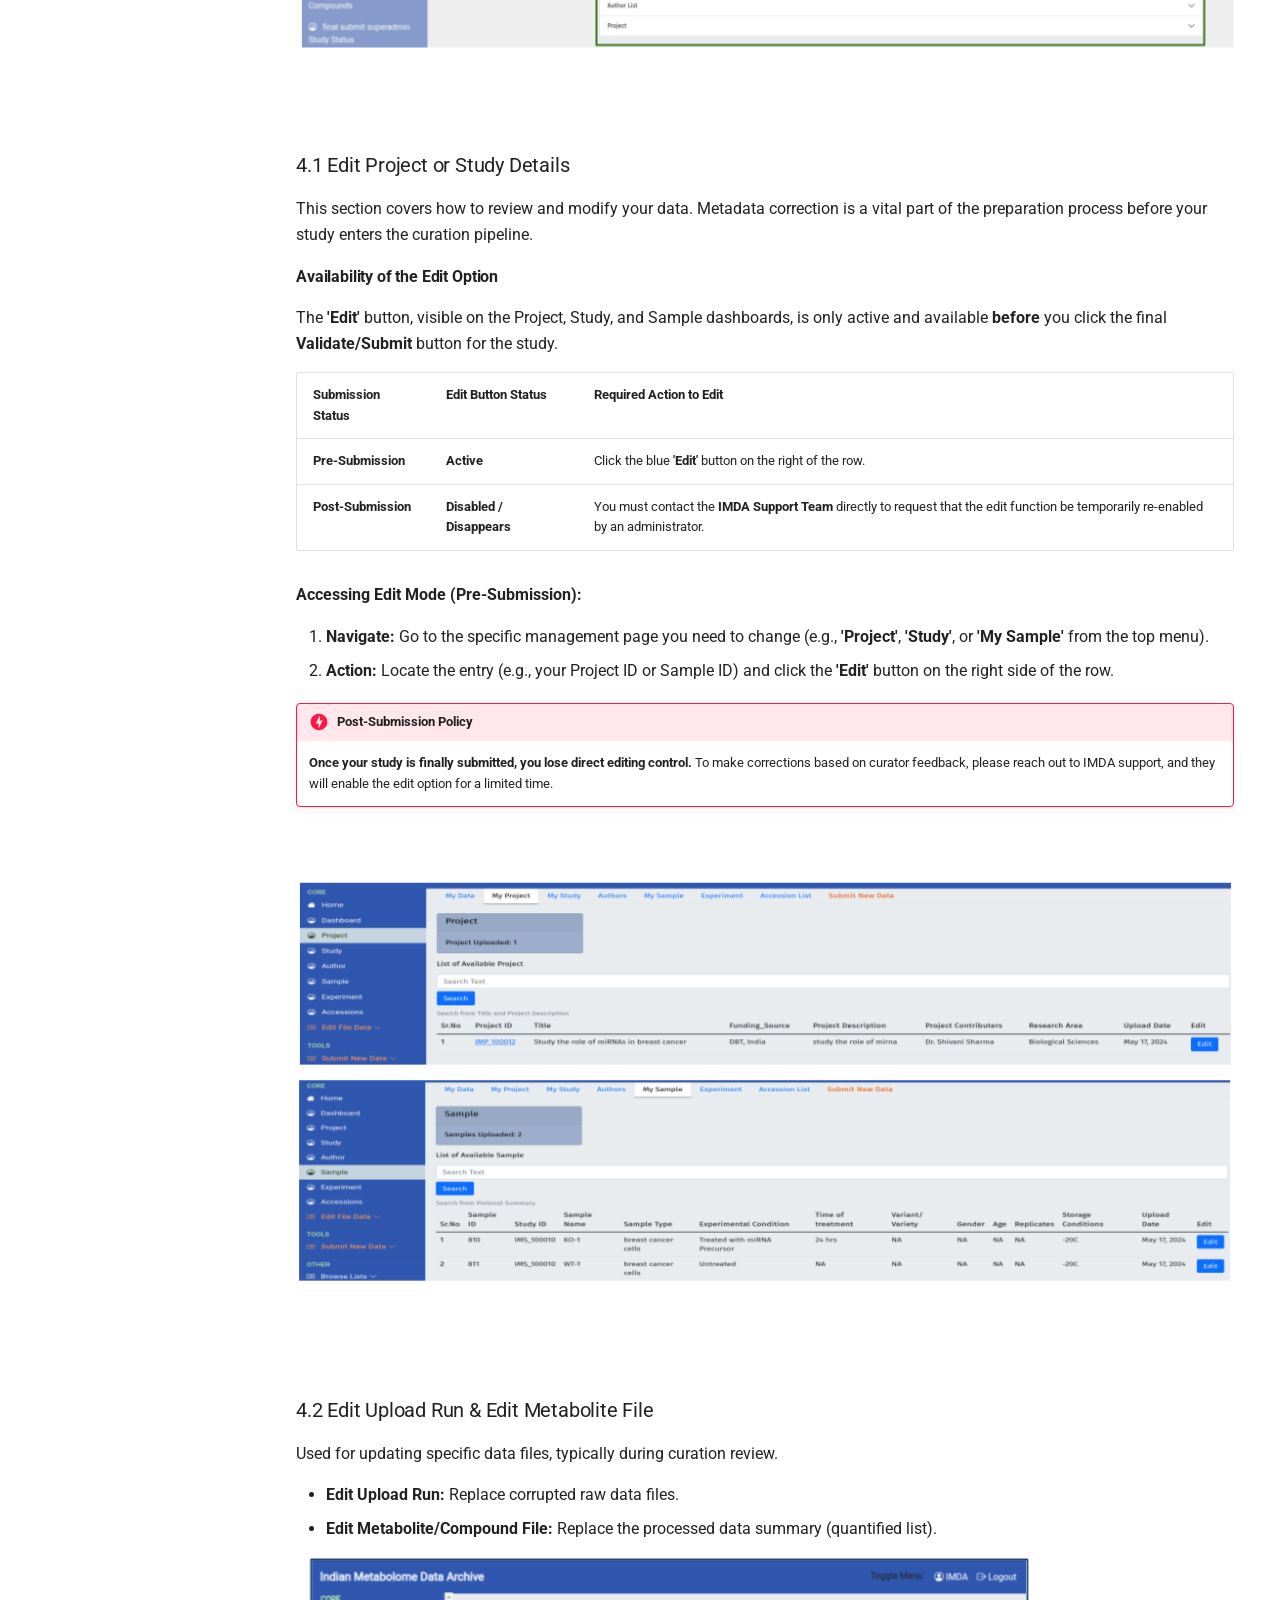
<file: site/index.html>
<!doctype html>
<html lang="en" class="no-js">
  <head>
    
      <meta charset="utf-8">
      <meta name="viewport" content="width=device-width,initial-scale=1">
      
      
        <meta name="author" content="Your Institute/Team Name">
      
      
        <link rel="canonical" href="https://your-website.com/">
      
      
      
      
      <link rel="icon" href="assets/images/favicon.png">
      <meta name="generator" content="mkdocs-1.6.1, mkdocs-material-9.6.22">
    
    
      
        <title>IMDA Data Submission Guide</title>
      
    
    
      <link rel="stylesheet" href="assets/stylesheets/main.84d31ad4.min.css">
      
        
        <link rel="stylesheet" href="assets/stylesheets/palette.06af60db.min.css">
      
      


    
    
      
    
    
      
        
        
        <link rel="preconnect" href="https://fonts.gstatic.com" crossorigin>
        <link rel="stylesheet" href="https://fonts.googleapis.com/css?family=Roboto:300,300i,400,400i,700,700i%7CRoboto+Mono:400,400i,700,700i&display=fallback">
        <style>:root{--md-text-font:"Roboto";--md-code-font:"Roboto Mono"}</style>
      
    
    
    <script>__md_scope=new URL(".",location),__md_hash=e=>[...e].reduce(((e,_)=>(e<<5)-e+_.charCodeAt(0)),0),__md_get=(e,_=localStorage,t=__md_scope)=>JSON.parse(_.getItem(t.pathname+"."+e)),__md_set=(e,_,t=localStorage,a=__md_scope)=>{try{t.setItem(a.pathname+"."+e,JSON.stringify(_))}catch(e){}}</script>
    
      

    
    
    
  </head>
  
  
    
    
      
    
    
    
    
    <body dir="ltr" data-md-color-scheme="default" data-md-color-primary="teal" data-md-color-accent="indigo">
  
    
    <input class="md-toggle" data-md-toggle="drawer" type="checkbox" id="__drawer" autocomplete="off">
    <input class="md-toggle" data-md-toggle="search" type="checkbox" id="__search" autocomplete="off">
    <label class="md-overlay" for="__drawer"></label>
    <div data-md-component="skip">
      
        
        <a href="#submission-prerequisites-checklist" class="md-skip">
          Skip to content
        </a>
      
    </div>
    <div data-md-component="announce">
      
    </div>
    
    
      

  

<header class="md-header md-header--shadow" data-md-component="header">
  <nav class="md-header__inner md-grid" aria-label="Header">
    <a href="." title="IMDA Data Submission Guide" class="md-header__button md-logo" aria-label="IMDA Data Submission Guide" data-md-component="logo">
      
  <img src="assets/img/IMDAlogo.png" alt="logo">

    </a>
    <label class="md-header__button md-icon" for="__drawer">
      
      <svg xmlns="http://www.w3.org/2000/svg" viewBox="0 0 24 24"><path d="M3 6h18v2H3zm0 5h18v2H3zm0 5h18v2H3z"/></svg>
    </label>
    <div class="md-header__title" data-md-component="header-title">
      <div class="md-header__ellipsis">
        <div class="md-header__topic">
          <span class="md-ellipsis">
            IMDA Data Submission Guide
          </span>
        </div>
        <div class="md-header__topic" data-md-component="header-topic">
          <span class="md-ellipsis">
            
              Submission SOP
            
          </span>
        </div>
      </div>
    </div>
    
      
        <form class="md-header__option" data-md-component="palette">
  
    
    
    
    <input class="md-option" data-md-color-media="(prefers-color-scheme: light)" data-md-color-scheme="default" data-md-color-primary="teal" data-md-color-accent="indigo"  aria-label="Switch to dark mode"  type="radio" name="__palette" id="__palette_0">
    
      <label class="md-header__button md-icon" title="Switch to dark mode" for="__palette_1" hidden>
        <svg xmlns="http://www.w3.org/2000/svg" viewBox="0 0 24 24"><path d="M12 8a4 4 0 0 0-4 4 4 4 0 0 0 4 4 4 4 0 0 0 4-4 4 4 0 0 0-4-4m0 10a6 6 0 0 1-6-6 6 6 0 0 1 6-6 6 6 0 0 1 6 6 6 6 0 0 1-6 6m8-9.31V4h-4.69L12 .69 8.69 4H4v4.69L.69 12 4 15.31V20h4.69L12 23.31 15.31 20H20v-4.69L23.31 12z"/></svg>
      </label>
    
  
    
    
    
    <input class="md-option" data-md-color-media="(prefers-color-scheme: dark)" data-md-color-scheme="slate" data-md-color-primary="teal" data-md-color-accent="indigo"  aria-label="Switch to light mode"  type="radio" name="__palette" id="__palette_1">
    
      <label class="md-header__button md-icon" title="Switch to light mode" for="__palette_0" hidden>
        <svg xmlns="http://www.w3.org/2000/svg" viewBox="0 0 24 24"><path d="M12 18c-.89 0-1.74-.2-2.5-.55C11.56 16.5 13 14.42 13 12s-1.44-4.5-3.5-5.45C10.26 6.2 11.11 6 12 6a6 6 0 0 1 6 6 6 6 0 0 1-6 6m8-9.31V4h-4.69L12 .69 8.69 4H4v4.69L.69 12 4 15.31V20h4.69L12 23.31 15.31 20H20v-4.69L23.31 12z"/></svg>
      </label>
    
  
</form>
      
    
    
      <script>var palette=__md_get("__palette");if(palette&&palette.color){if("(prefers-color-scheme)"===palette.color.media){var media=matchMedia("(prefers-color-scheme: light)"),input=document.querySelector(media.matches?"[data-md-color-media='(prefers-color-scheme: light)']":"[data-md-color-media='(prefers-color-scheme: dark)']");palette.color.media=input.getAttribute("data-md-color-media"),palette.color.scheme=input.getAttribute("data-md-color-scheme"),palette.color.primary=input.getAttribute("data-md-color-primary"),palette.color.accent=input.getAttribute("data-md-color-accent")}for(var[key,value]of Object.entries(palette.color))document.body.setAttribute("data-md-color-"+key,value)}</script>
    
    
    
      
      
        <label class="md-header__button md-icon" for="__search">
          
          <svg xmlns="http://www.w3.org/2000/svg" viewBox="0 0 24 24"><path d="M9.5 3A6.5 6.5 0 0 1 16 9.5c0 1.61-.59 3.09-1.56 4.23l.27.27h.79l5 5-1.5 1.5-5-5v-.79l-.27-.27A6.52 6.52 0 0 1 9.5 16 6.5 6.5 0 0 1 3 9.5 6.5 6.5 0 0 1 9.5 3m0 2C7 5 5 7 5 9.5S7 14 9.5 14 14 12 14 9.5 12 5 9.5 5"/></svg>
        </label>
        <div class="md-search" data-md-component="search" role="dialog">
  <label class="md-search__overlay" for="__search"></label>
  <div class="md-search__inner" role="search">
    <form class="md-search__form" name="search">
      <input type="text" class="md-search__input" name="query" aria-label="Search" placeholder="Search" autocapitalize="off" autocorrect="off" autocomplete="off" spellcheck="false" data-md-component="search-query" required>
      <label class="md-search__icon md-icon" for="__search">
        
        <svg xmlns="http://www.w3.org/2000/svg" viewBox="0 0 24 24"><path d="M9.5 3A6.5 6.5 0 0 1 16 9.5c0 1.61-.59 3.09-1.56 4.23l.27.27h.79l5 5-1.5 1.5-5-5v-.79l-.27-.27A6.52 6.52 0 0 1 9.5 16 6.5 6.5 0 0 1 3 9.5 6.5 6.5 0 0 1 9.5 3m0 2C7 5 5 7 5 9.5S7 14 9.5 14 14 12 14 9.5 12 5 9.5 5"/></svg>
        
        <svg xmlns="http://www.w3.org/2000/svg" viewBox="0 0 24 24"><path d="M20 11v2H8l5.5 5.5-1.42 1.42L4.16 12l7.92-7.92L13.5 5.5 8 11z"/></svg>
      </label>
      <nav class="md-search__options" aria-label="Search">
        
        <button type="reset" class="md-search__icon md-icon" title="Clear" aria-label="Clear" tabindex="-1">
          
          <svg xmlns="http://www.w3.org/2000/svg" viewBox="0 0 24 24"><path d="M19 6.41 17.59 5 12 10.59 6.41 5 5 6.41 10.59 12 5 17.59 6.41 19 12 13.41 17.59 19 19 17.59 13.41 12z"/></svg>
        </button>
      </nav>
      
        <div class="md-search__suggest" data-md-component="search-suggest"></div>
      
    </form>
    <div class="md-search__output">
      <div class="md-search__scrollwrap" tabindex="0" data-md-scrollfix>
        <div class="md-search-result" data-md-component="search-result">
          <div class="md-search-result__meta">
            Initializing search
          </div>
          <ol class="md-search-result__list" role="presentation"></ol>
        </div>
      </div>
    </div>
  </div>
</div>
      
    
    
  </nav>
  
</header>
    
    <div class="md-container" data-md-component="container">
      
      
        
          
        
      
      <main class="md-main" data-md-component="main">
        <div class="md-main__inner md-grid">
          
            
              
              <div class="md-sidebar md-sidebar--primary" data-md-component="sidebar" data-md-type="navigation" >
                <div class="md-sidebar__scrollwrap">
                  <div class="md-sidebar__inner">
                    



  

<nav class="md-nav md-nav--primary md-nav--integrated" aria-label="Navigation" data-md-level="0">
  <label class="md-nav__title" for="__drawer">
    <a href="." title="IMDA Data Submission Guide" class="md-nav__button md-logo" aria-label="IMDA Data Submission Guide" data-md-component="logo">
      
  <img src="assets/img/IMDAlogo.png" alt="logo">

    </a>
    IMDA Data Submission Guide
  </label>
  
  <ul class="md-nav__list" data-md-scrollfix>
    
      
      
  
  
    
  
  
  
    <li class="md-nav__item md-nav__item--active">
      
      <input class="md-nav__toggle md-toggle" type="checkbox" id="__toc">
      
      
        
      
      
        <label class="md-nav__link md-nav__link--active" for="__toc">
          
  
  
  <span class="md-ellipsis">
    Submission SOP
    
  </span>
  

          <span class="md-nav__icon md-icon"></span>
        </label>
      
      <a href="." class="md-nav__link md-nav__link--active">
        
  
  
  <span class="md-ellipsis">
    Submission SOP
    
  </span>
  

      </a>
      
        

<nav class="md-nav md-nav--secondary" aria-label="Table of contents">
  
  
  
    
  
  
    <label class="md-nav__title" for="__toc">
      <span class="md-nav__icon md-icon"></span>
      Table of contents
    </label>
    <ul class="md-nav__list" data-md-component="toc" data-md-scrollfix>
      
        <li class="md-nav__item">
  <a href="#data-and-file-preparation" class="md-nav__link">
    <span class="md-ellipsis">
      Data and File Preparation
    </span>
  </a>
  
</li>
      
        <li class="md-nav__item">
  <a href="#user-and-metadata-requirements" class="md-nav__link">
    <span class="md-ellipsis">
      User and Metadata Requirements
    </span>
  </a>
  
</li>
      
        <li class="md-nav__item">
  <a href="#part-1-initial-access-setup" class="md-nav__link">
    <span class="md-ellipsis">
      Part 1: Initial Access &amp; Setup
    </span>
  </a>
  
    <nav class="md-nav" aria-label="Part 1: Initial Access &amp; Setup">
      <ul class="md-nav__list">
        
          <li class="md-nav__item">
  <a href="#10-primary-navigation" class="md-nav__link">
    <span class="md-ellipsis">
      1.0 Primary Navigation
    </span>
  </a>
  
</li>
        
          <li class="md-nav__item">
  <a href="#11-user-registration" class="md-nav__link">
    <span class="md-ellipsis">
      1.1 User Registration
    </span>
  </a>
  
</li>
        
          <li class="md-nav__item">
  <a href="#12-user-login" class="md-nav__link">
    <span class="md-ellipsis">
      1.2 User Login
    </span>
  </a>
  
</li>
        
      </ul>
    </nav>
  
</li>
      
        <li class="md-nav__item">
  <a href="#part-2-required-study-metadata" class="md-nav__link">
    <span class="md-ellipsis">
      Part 2: Required Study Metadata
    </span>
  </a>
  
    <nav class="md-nav" aria-label="Part 2: Required Study Metadata">
      <ul class="md-nav__list">
        
          <li class="md-nav__item">
  <a href="#20-project-registration" class="md-nav__link">
    <span class="md-ellipsis">
      2.0 Project Registration
    </span>
  </a>
  
</li>
        
          <li class="md-nav__item">
  <a href="#21-study-registration" class="md-nav__link">
    <span class="md-ellipsis">
      2.1 Study Registration
    </span>
  </a>
  
    <nav class="md-nav" aria-label="2.1 Study Registration">
      <ul class="md-nav__list">
        
          <li class="md-nav__item">
  <a href="#study-details-section" class="md-nav__link">
    <span class="md-ellipsis">
      Study Details Section
    </span>
  </a>
  
</li>
        
          <li class="md-nav__item">
  <a href="#author-list-section" class="md-nav__link">
    <span class="md-ellipsis">
      Author List Section
    </span>
  </a>
  
</li>
        
      </ul>
    </nav>
  
</li>
        
          <li class="md-nav__item">
  <a href="#22-sample-registration" class="md-nav__link">
    <span class="md-ellipsis">
      2.2 Sample Registration
    </span>
  </a>
  
</li>
        
          <li class="md-nav__item">
  <a href="#template-requirements-and-system-linkage-critical" class="md-nav__link">
    <span class="md-ellipsis">
      Template Requirements and System Linkage (Critical)
    </span>
  </a>
  
</li>
        
          <li class="md-nav__item">
  <a href="#23-experiment-registration" class="md-nav__link">
    <span class="md-ellipsis">
      2.3 Experiment Registration
    </span>
  </a>
  
    <nav class="md-nav" aria-label="2.3 Experiment Registration">
      <ul class="md-nav__list">
        
          <li class="md-nav__item">
  <a href="#analytical-template-instructions-ms-nmr" class="md-nav__link">
    <span class="md-ellipsis">
      Analytical Template Instructions (MS &amp; NMR)
    </span>
  </a>
  
</li>
        
          <li class="md-nav__item">
  <a href="#cross-reference-and-data-integrity" class="md-nav__link">
    <span class="md-ellipsis">
      Cross-Reference and Data Integrity
    </span>
  </a>
  
</li>
        
      </ul>
    </nav>
  
</li>
        
      </ul>
    </nav>
  
</li>
      
        <li class="md-nav__item">
  <a href="#part-3-data-integrity-upload" class="md-nav__link">
    <span class="md-ellipsis">
      Part 3: Data Integrity &amp; Upload
    </span>
  </a>
  
    <nav class="md-nav" aria-label="Part 3: Data Integrity &amp; Upload">
      <ul class="md-nav__list">
        
          <li class="md-nav__item">
  <a href="#30-calculate-md5-checksum" class="md-nav__link">
    <span class="md-ellipsis">
      3.0 Calculate MD5 Checksum
    </span>
  </a>
  
    <nav class="md-nav" aria-label="3.0 Calculate MD5 Checksum">
      <ul class="md-nav__list">
        
          <li class="md-nav__item">
  <a href="#generating-the-checksum-and-zipping-data" class="md-nav__link">
    <span class="md-ellipsis">
      Generating the Checksum and Zipping Data
    </span>
  </a>
  
</li>
        
      </ul>
    </nav>
  
</li>
        
          <li class="md-nav__item">
  <a href="#31-ftp-server-details" class="md-nav__link">
    <span class="md-ellipsis">
      3.1 FTP Server Details
    </span>
  </a>
  
</li>
        
          <li class="md-nav__item">
  <a href="#32-using-filezilla-ftp-client-for-upload" class="md-nav__link">
    <span class="md-ellipsis">
      3.2 Using FileZilla (FTP Client) for Upload
    </span>
  </a>
  
</li>
        
          <li class="md-nav__item">
  <a href="#33-map-uploaded-files" class="md-nav__link">
    <span class="md-ellipsis">
      3.3 Map Uploaded Files
    </span>
  </a>
  
    <nav class="md-nav" aria-label="3.3 Map Uploaded Files">
      <ul class="md-nav__list">
        
          <li class="md-nav__item">
  <a href="#the-mapping-and-validation-process" class="md-nav__link">
    <span class="md-ellipsis">
      The Mapping and Validation Process
    </span>
  </a>
  
</li>
        
      </ul>
    </nav>
  
</li>
        
      </ul>
    </nav>
  
</li>
      
        <li class="md-nav__item">
  <a href="#part-4-post-submission-management" class="md-nav__link">
    <span class="md-ellipsis">
      Part 4: Post-Submission Management
    </span>
  </a>
  
    <nav class="md-nav" aria-label="Part 4: Post-Submission Management">
      <ul class="md-nav__list">
        
          <li class="md-nav__item">
  <a href="#40-check-study-status" class="md-nav__link">
    <span class="md-ellipsis">
      4.0 Check Study Status
    </span>
  </a>
  
    <nav class="md-nav" aria-label="4.0 Check Study Status">
      <ul class="md-nav__list">
        
          <li class="md-nav__item">
  <a href="#tracking-your-study" class="md-nav__link">
    <span class="md-ellipsis">
      Tracking Your Study
    </span>
  </a>
  
</li>
        
          <li class="md-nav__item">
  <a href="#curation-status" class="md-nav__link">
    <span class="md-ellipsis">
      Curation Status
    </span>
  </a>
  
</li>
        
      </ul>
    </nav>
  
</li>
        
          <li class="md-nav__item">
  <a href="#41-edit-project-or-study-details" class="md-nav__link">
    <span class="md-ellipsis">
      4.1 Edit Project or Study Details
    </span>
  </a>
  
    <nav class="md-nav" aria-label="4.1 Edit Project or Study Details">
      <ul class="md-nav__list">
        
          <li class="md-nav__item">
  <a href="#availability-of-the-edit-option" class="md-nav__link">
    <span class="md-ellipsis">
      Availability of the Edit Option
    </span>
  </a>
  
</li>
        
      </ul>
    </nav>
  
</li>
        
          <li class="md-nav__item">
  <a href="#42-edit-upload-run-edit-metabolite-file" class="md-nav__link">
    <span class="md-ellipsis">
      4.2 Edit Upload Run &amp; Edit Metabolite File
    </span>
  </a>
  
</li>
        
          <li class="md-nav__item">
  <a href="#43-update-instrument-list-controlled-vocabulary-management" class="md-nav__link">
    <span class="md-ellipsis">
      4.3 Update Instrument List: Controlled Vocabulary Management
    </span>
  </a>
  
</li>
        
          <li class="md-nav__item">
  <a href="#44-reviewer-access-url" class="md-nav__link">
    <span class="md-ellipsis">
      4.4 Reviewer Access URL
    </span>
  </a>
  
    <nav class="md-nav" aria-label="4.4 Reviewer Access URL">
      <ul class="md-nav__list">
        
          <li class="md-nav__item">
  <a href="#security-rate-limit-policy" class="md-nav__link">
    <span class="md-ellipsis">
      Security Rate-Limit Policy
    </span>
  </a>
  
</li>
        
          <li class="md-nav__item">
  <a href="#generating-the-secure-link" class="md-nav__link">
    <span class="md-ellipsis">
      Generating the Secure Link
    </span>
  </a>
  
</li>
        
      </ul>
    </nav>
  
</li>
        
      </ul>
    </nav>
  
</li>
      
    </ul>
  
</nav>
      
    </li>
  

    
  </ul>
</nav>
                  </div>
                </div>
              </div>
            
            
          
          
            <div class="md-content" data-md-component="content">
              <article class="md-content__inner md-typeset">
                
                  



<h1 id="submission-prerequisites-checklist">Submission Prerequisites Checklist</h1>
<div class="admonition tip">
<p class="admonition-title">Mandatory Pre-Submission Preparation</p>
<p>Before beginning the four-part deposition process, ensure the following critical tasks are completed to prevent upload errors and delays during curation:</p>
<h3 id="data-and-file-preparation">Data and File Preparation</h3>
<ul>
<li><strong>File Integrity (MD5):</strong> Make ready your raw/derived data files. <strong>All complex raw data folders must be compressed into individual ZIP archives</strong> before transfer. Generating an <strong>MD5 Checksum</strong> for each ZIP file is mandatory (See 3.0).</li>
<li><strong>Filename Compliance:</strong> Ensure all raw and derived data files only contain letters (a-z, A-Z), numbers (0-9), hyphens (-), underscores (_), or dots (.). <strong>Spaces and special characters are NOT accepted.</strong></li>
<li><strong>Data Structure:</strong> Organize your raw data within logical, clean subfolders on your local storage before compression.</li>
<li><strong>FTP Tool:</strong> Install an FTP client (e.g., FileZilla) if you plan to upload large files in bulk.</li>
</ul>
<h3 id="user-and-metadata-requirements">User and Metadata Requirements</h3>
<ul>
<li><strong>User Account:</strong> Create your IMDA user account if you do not have one (See 1.1).</li>
<li><strong>Attribution:</strong> Collect the contact information (name, email, affiliation) for the Principal Investigator (PI) and all contributing authors.</li>
<li><strong>Required Documentation:</strong> Prepare a Summary, Keywords, and any relevant publication or ethical approval numbers (e.g., IBSC/IEC Approval).</li>
</ul>
</div>
<hr />
<h2 id="part-1-initial-access-setup">Part 1: Initial Access &amp; Setup</h2>
<h3 id="10-primary-navigation">1.0 Primary Navigation</h3>
<p>The IMDA portal's landing page provides immediate access to the two core functions: <strong>data submission</strong> and <strong>data retrieval</strong>.</p>
<table>
<thead>
<tr>
<th style="text-align: left;">Option</th>
<th style="text-align: left;">User Action &amp; Location</th>
<th style="text-align: left;">Purpose</th>
</tr>
</thead>
<tbody>
<tr>
<td style="text-align: left;"><strong>Submit</strong></td>
<td style="text-align: left;"><strong>Click this button</strong> to begin a fresh submission.</td>
<td style="text-align: left;">Initiates the comprehensive, multi-step <strong>Study Deposition Pipeline</strong>.</td>
</tr>
<tr>
<td style="text-align: left;"><strong>Browse data</strong></td>
<td style="text-align: left;"><strong>Click this tab</strong> to search, view, and download studies.</td>
<td style="text-align: left;">Enables <strong>data retrieval</strong>, <strong>searchability</strong>, and access to the repository.</td>
</tr>
</tbody>
</table>
<blockquote>
<p><strong>Note:</strong> The entire submission workflow detailed in this SOP begins with selecting the <strong>'Submit'</strong> option.</p>
</blockquote>
<p><img alt="Image Description Goes Here" src="assets/img/1.png" /></p>
<h3 id="11-user-registration">1.1 User Registration</h3>
<p>Before submitting data, you must establish a personal account. <strong>User Registration</strong> links your identity to the data, which is essential for final attribution.</p>
<p><strong>Action:</strong> Locate the <strong>'User Register'</strong> option and proceed to the account creation form.</p>
<ul>
<li><strong>Instruction:</strong> <strong>Fill in all mandatory fields</strong> (marked with an asterisk).</li>
</ul>
<p><img alt="Image Description Goes Here" src="assets/img/3.png" /></p>
<h3 id="12-user-login">1.2 User Login</h3>
<p>Login initiates a secure, authenticated session, protecting sensitive pre-publication data.</p>
<p><strong>Action:</strong> Enter your credentials on the login page.</p>
<ul>
<li><strong>Security:</strong> Note that sessions may time out for security purposes, requiring you to log back in.</li>
</ul>
<p><img alt="Image Description Goes Here" src="assets/img/4.png" /></p>
<hr />
<h2 id="part-2-required-study-metadata">Part 2: Required Study Metadata</h2>
<h3 id="20-project-registration">2.0 Project Registration</h3>
<p>The first metadata form encountered is <strong>Project Registration</strong> (Step 1 in the top workflow diagram). This step establishes the <strong>high-level administrative umbrella</strong> for your data. A Project can contain one or more related <strong>Studies</strong>.</p>
<p><strong>Purpose:</strong> To define the overall research initiative, funding source, and main investigators responsible for the data.</p>
<table>
<thead>
<tr>
<th style="text-align: left;">Required Field</th>
<th style="text-align: left;">Importance</th>
</tr>
</thead>
<tbody>
<tr>
<td style="text-align: left;"><strong>Title</strong>*</td>
<td style="text-align: left;">A concise name for the overall research effort or consortium.</td>
</tr>
<tr>
<td style="text-align: left;"><strong>Project Contributors</strong>*</td>
<td style="text-align: left;">Lists all key individuals involved in the project.</td>
</tr>
<tr>
<td style="text-align: left;"><strong>Research Area</strong>*</td>
<td style="text-align: left;">Categorizes the scientific domain (e.g., Biological Sciences).</td>
</tr>
<tr>
<td style="text-align: left;"><strong>Funding Source</strong>*</td>
<td style="text-align: left;"><strong>Crucial for compliance.</strong> Tracks the grant or funding body that supported the data generation.</td>
</tr>
<tr>
<td style="text-align: left;"><strong>Project Description</strong>*</td>
<td style="text-align: left;">A detailed summary of the overarching goal or scope of the data collection effort.</td>
</tr>
</tbody>
</table>
<p><strong>Final Action:</strong></p>
<ol>
<li>Fill in all fields marked with an asterisk (*) as they are mandatory.</li>
<li>Provide accurate information for the <strong>Funding Source</strong>, as this is essential for accountability.</li>
<li>Click <strong>Submit</strong>. The system will assign a unique <strong>Project Identifier</strong>.</li>
</ol>
<div class="admonition tip">
<p class="admonition-title">Project vs. Study</p>
<p>The <strong>Project</strong> defines the <em>'Who' and 'Why'</em> (the group and the grant). The <strong>Study</strong> (Step 2) defines the *'What' (the specific experiment).</p>
</div>
<p><img alt="Image Description Goes Here" src="assets/img/5.png" /></p>
<h3 id="21-study-registration">2.1 Study Registration</h3>
<p>This form is essential for defining the <strong>scientific context</strong> and <strong>experimental design</strong> of your data. The information provided here links your study to the larger Project and is crucial for accurate data indexing and searching.</p>
<p><strong>Workflow Action:</strong> After successfully completing Project Registration, you will select that <strong>Project ID</strong> and then fill out the <strong>Study Details</strong> and <strong>Author List</strong> sections.</p>
<h4 id="study-details-section">Study Details Section</h4>
<table>
<thead>
<tr>
<th style="text-align: left;">Required Field</th>
<th style="text-align: left;">Relevance &amp; Purpose</th>
</tr>
</thead>
<tbody>
<tr>
<td style="text-align: left;"><strong>Title</strong>*</td>
<td style="text-align: left;">The concise, descriptive title of the specific experiment.</td>
</tr>
<tr>
<td style="text-align: left;"><strong>Study Type</strong>*</td>
<td style="text-align: left;">Defines the analytical technology used (e.g., Mass Spectrometry (MS) or NMR).</td>
</tr>
<tr>
<td style="text-align: left;"><strong>Data Type / Summary</strong></td>
<td style="text-align: left;">Specifies the scope (Targeted or Untargeted) and provides a brief abstract (max 500 words) of the findings.</td>
</tr>
<tr>
<td style="text-align: left;"><strong>Release Date</strong>*</td>
<td style="text-align: left;"><strong>Mandatory.</strong> The date your data will become publicly available.</td>
</tr>
<tr>
<td style="text-align: left;"><strong>Publication / Approval</strong></td>
<td style="text-align: left;">Links the study to its <strong>DOI</strong> or references the necessary ethical/institutional approval numbers (IEC/IBSC).</td>
</tr>
</tbody>
</table>
<h4 id="author-list-section">Author List Section</h4>
<ul>
<li><strong>Action:</strong> Click <strong>'Add Author'</strong> to include all contributing authors. Ensure all names, emails, and affiliations are correct, as this determines final data attribution.</li>
</ul>
<p><strong>Final Action:</strong> Click <strong>Submit</strong>. Upon success, your study will be assigned a <strong>permanent Study ID</strong> (e.g., <strong>IMS_XXXXX</strong>), which will be used for all tracking and citation purposes. The workflow will then proceed to <strong>Step 3: Sample</strong>.</p>
<p><img alt="Screenshot of the Study Registration form showing fields for Study Details and Author List." src="assets/img/6.png" /></p>
<h3 id="22-sample-registration">2.2 Sample Registration</h3>
<p><strong>Purpose:</strong> To define the exact origin, source, and classification of all samples, and to confirm the number of analytical files generated per sample.</p>
<p>First, provide the high-level information directly in the online form:</p>
<table>
<thead>
<tr>
<th style="text-align: left;">Required Field (Form)</th>
<th style="text-align: left;">Importance</th>
</tr>
</thead>
<tbody>
<tr>
<td style="text-align: left;"><strong>Select Study*</strong></td>
<td style="text-align: left;">Links the sample details to the <strong>Study ID</strong> (from Step 2) they belong to.</td>
</tr>
<tr>
<td style="text-align: left;"><strong>Source*</strong></td>
<td style="text-align: left;">The primary origin of the sample (e.g., tissue, cell culture, biofluid).</td>
</tr>
<tr>
<td style="text-align: left;"><strong>Organism Name*</strong></td>
<td style="text-align: left;">Enter the organism's full name.</td>
</tr>
<tr>
<td style="text-align: left;"><strong>Taxonomy ID*</strong></td>
<td style="text-align: left;"><strong>ACTION:</strong> The system automatically fetches this ID. Please <strong>cross-check</strong> the fetched ID for accuracy.</td>
</tr>
<tr>
<td style="text-align: left;"><strong>Sample File Template*</strong></td>
<td style="text-align: left;">The spreadsheet used to upload sample details.</td>
</tr>
</tbody>
</table>
<h3 id="template-requirements-and-system-linkage-critical">Template Requirements and System Linkage (Critical)</h3>
<p>The <strong>Sample File Template</strong> is completed offline, and requires two crucial details for system linkage:</p>
<ol>
<li><strong>File Count:</strong> Locate the column labeled <strong>'Number of files per sample'</strong>. You must accurately enter the quantity of raw/derived data files associated with each individual sample.</li>
<li><strong>Sample ID Cross-Reference:</strong><ul>
<li>The unique <strong>Sample ID</strong> (e.g., R10, R11) is <strong>generated by the system after you submit this template</strong>.</li>
<li><strong>CRITICAL:</strong> This Sample ID must be used to identify the sample in the first column of the Experiment Template (Step 2.3). A single Sample ID will cover all raw files associated with that sample.</li>
</ul>
</li>
</ol>
<div class="admonition info">
<p class="admonition-title">Downloadable Form Note</p>
<p>The <strong>downloadable form</strong> provided on this page is the <strong>Sample File Template</strong> mentioned above. Please download and fill it out completely offline.</p>
</div>
<p><strong>Final Action:</strong>
1.  <strong>Download</strong> the <strong>Sample File Template</strong> and fill it out offline, ensuring the <strong>'Number of files per sample'</strong> column is correct.
2.  <strong>Upload</strong> the completed file using the <strong>Choose File</strong> button under <em>Sample File Template</em>.
3.  Click <strong>Submit</strong> to register the sample metadata. The workflow then proceeds to <strong>Step 4: Experiment/Files</strong>.</p>
<p><img alt="Image Description Goes Here" src="assets/img/7.png" /></p>
<h3 id="23-experiment-registration">2.3 Experiment Registration</h3>
<p>This is <strong>Step 4: Experiment/Files</strong>—the final metadata step detailing the analytical workflow and uploading the processed metabolite data.</p>
<ul>
<li><strong>Key Action: Upload Processed Data:</strong> You are required to upload a <strong>Metabolite / Compound File</strong>. This is the critical processed data summary (listing metabolites, identifiers, and quantification values).</li>
<li><strong>Protocol Details:</strong> Use the <strong>Select Technique</strong> dropdown to specify the primary analytical technique (e.g., MS-based, NMR-based).</li>
</ul>
<h4 id="analytical-template-instructions-ms-nmr">Analytical Template Instructions (MS &amp; NMR)</h4>
<p>When filling out the MS File Template and NMR File Template (available for download on this page), please adhere to the following strict rules:</p>
<table>
<thead>
<tr>
<th style="text-align: left;">Template Field Category</th>
<th style="text-align: left;">Example Columns</th>
<th style="text-align: left;">Mandatory Rules</th>
</tr>
</thead>
<tbody>
<tr>
<td style="text-align: left;"><strong>Mass Spectrometry (MS)</strong></td>
<td style="text-align: left;">Mass Spectrometer Type, MS Instrument Name, MS Ionization Method</td>
<td style="text-align: left;"><strong>Use Dropdown Lists:</strong> Select values from the provided dropdown menus for consistency.</td>
</tr>
<tr>
<td style="text-align: left;"><strong>Nuclear Magnetic Resonance (NMR)</strong></td>
<td style="text-align: left;">NMR Instrument Name, NMR Type, NMR Solvent</td>
<td style="text-align: left;"><strong>Do Not Change Headers:</strong> The column headers must <strong>not</strong> be modified.</td>
</tr>
</tbody>
</table>
<hr />
<p><img alt="Image showing sample IDs being retrieved from the dashboard and placed into MS and NMR experiment templates." src="assets/img/8.png" /></p>
<h4 id="cross-reference-and-data-integrity">Cross-Reference and Data Integrity</h4>
<p>It is <strong>critical</strong> to integrate your data file details directly into this template:</p>
<ol>
<li><strong>Sample IDs:</strong> Retrieve the <strong>Sample IDs</strong> from the 'My Sample' dashboard and paste them into the <strong>'Sample id'</strong> column of the template.</li>
<li><strong>MD5 Checksum:</strong> Locate the column dedicated to the <strong>MD5 Checksum</strong> and enter the 32-character hash (calculated in Step 3.0) for the final zipped raw data file. This confirms data integrity.</li>
<li><strong>Metabolite Annotation:</strong> The <strong>Metabolite / Compound File</strong> must contain, at a minimum: <strong>Metabolite Name</strong>, <strong>SMILES string</strong>, <strong>InChI ID</strong>, and <strong>Quantification Data</strong>.</li>
</ol>
<div class="admonition warning">
<p class="admonition-title">Template Rules</p>
<ol>
<li><strong>Do Not Modify Headers:</strong> The template header rows must <strong>never be changed</strong> or deleted.</li>
<li><strong>Use Controlled Vocabulary (Dropdowns):</strong> Fill fields by selecting from the provided dropdown options where available.</li>
<li><strong>Use 'NA' for Missing Data:</strong> If a column is required but the information is genuinely not applicable to your experiment, you must enter <strong>NA</strong> (Not Applicable).</li>
</ol>
</div>
<p><strong>Final Action:</strong>
1.  Select the <strong>Technique</strong> and link the <strong>Study</strong>.
2.  Upload your completed and MD5-integrated <strong>Analytical Template File</strong> and the <strong>Metabolite / Compound File</strong>.
3.  Click <strong>Submit</strong>. The process now moves to <strong>Part 3: Data Integrity &amp; Upload</strong> for file transfer.</p>
<p><img alt="Image showing sample IDs being retrieved from the dashboard and placed into MS and NMR experiment templates." src="assets/img/9.png" /></p>
<hr />
<h2 id="part-3-data-integrity-upload">Part 3: Data Integrity &amp; Upload</h2>
<h3 id="30-calculate-md5-checksum">3.0 Calculate MD5 Checksum</h3>
<p>Generating an <strong>MD5 Checksum</strong> is a vital, mandatory step for <strong>data integrity</strong> validation before file transfer.</p>
<p><strong>Access the Tool:</strong> <a href="https://ibdc.dbtindia.gov.in/imda/toolmdchecksum.html">IMDA MD5 Checksum Tool</a>.</p>
<p><strong>Purpose:</strong> The MD5 checksum provides a unique 32-character digital "fingerprint" for your compressed data file. This ensures the file transferred to the server is an exact, unaltered copy of your original data (crucial for reproducibility).</p>
<h4 id="generating-the-checksum-and-zipping-data">Generating the Checksum and Zipping Data</h4>
<p>The IMDA provides specialized scripts to automate the compression and checksum calculation process:</p>
<ol>
<li><strong>Select Operating System:</strong> On the tool page, click the appropriate link to <strong>Download Script for Windows, macOS, or Linux</strong>.</li>
<li><strong>Run the Script:</strong> Execute the downloaded script in the directory containing your raw data files.</li>
<li><strong>Automatic Output:</strong> Upon completion, the script automatically generates a file named <strong><code>md5sum.txt</code></strong> in the same directory.</li>
</ol>
<div class="admonition success">
<p class="admonition-title">Integrity File Output</p>
<p>The <strong><code>md5sum.txt</code></strong> file contains the <strong>MD5 hash value</strong> for each zipped folder and the corresponding <strong>filename</strong>. You will use the contents of this file when you map your uploaded files (Step 3.3).</p>
</div>
<p><img alt="Image Description Goes Here" src="assets/img/10.png" /></p>
<h3 id="31-ftp-server-details">3.1 FTP Server Details</h3>
<p>This page provides the personalized credentials required to connect to the IMDA server using <strong>SFTP</strong> (Secure File Transfer Protocol).</p>
<table>
<thead>
<tr>
<th style="text-align: left;">Detail</th>
<th style="text-align: left;">Purpose</th>
</tr>
</thead>
<tbody>
<tr>
<td style="text-align: left;"><strong>HOSTNAME, USERNAME, PASSWORD</strong></td>
<td style="text-align: left;">Confidential credentials for secure file transfer.</td>
</tr>
<tr>
<td style="text-align: left;"><strong>Transfer Mode</strong></td>
<td style="text-align: left;">Must use <strong>SFTP</strong> for encrypted data transit.</td>
</tr>
</tbody>
</table>
<p><img alt="Image Description Goes Here" src="assets/img/11.png" /></p>
<h3 id="32-using-filezilla-ftp-client-for-upload">3.2 Using FileZilla (FTP Client) for Upload</h3>
<p>Use an SFTP client (like FileZilla) to connect using the details from 3.1 and transfer your zipped data archives to your designated <strong>Study ID</strong> folder.</p>
<p><img alt="Image Description Goes Here" src="assets/img/12.png" /></p>
<h3 id="33-map-uploaded-files">3.3 Map Uploaded Files</h3>
<p>This final step links the physical files you transferred via FTP to the Sample and Assay metadata you created. This page lists all unmapped files available on your server space.</p>
<ul>
<li><strong>Action:</strong> Click the <strong>'Map Uploaded Files'</strong> link on the left menu to access this dashboard.</li>
</ul>
<h4 id="the-mapping-and-validation-process">The Mapping and Validation Process</h4>
<ol>
<li><strong>File List:</strong> Verify that all the files you intended to upload are listed under their correct <strong>Study ID</strong>.</li>
<li><strong>Mapping Action:</strong> For each file listed, you will link it to the corresponding Sample ID and Protocol, and importantly, <strong>you will input the MD5 Checksum</strong> (calculated in Step 3.0) to prove the transfer was successful.</li>
</ol>
<div class="admonition warning">
<p class="admonition-title">Final Submission Control (CRITICAL)</p>
<p>Once you click <strong>'Validate All Files For This Study'</strong>, the system considers the deposition complete. At this point, the <strong>direct 'Edit' options</strong> (from Step 4.1) on your Project, Study, and Sample dashboards will <strong>DISAPPEAR</strong>. Ensure all metadata is accurate and complete before clicking this button.</p>
</div>
<p><strong>Final Action:</strong> Once all files are mapped and you are 100% certain your metadata is correct, click <strong>'Validate All Files For This Study'</strong>. The process will then move to the <strong>Curation Pipeline</strong>.</p>
<p><img alt="Image Description Goes Here" src="assets/img/13.png" /></p>
<hr />
<h2 id="part-4-post-submission-management">Part 4: Post-Submission Management</h2>
<h3 id="40-check-study-status">4.0 Check Study Status</h3>
<p>After completing the data mapping (Part 3), your study enters the <strong>Curation Pipeline</strong>. This dashboard is where you track the progress and status of all your personal submissions.</p>
<p><strong>Action:</strong> Navigate to the <strong>'My Study'</strong> tab on the main dashboard to view the list of studies you have deposited.</p>
<h4 id="tracking-your-study">Tracking Your Study</h4>
<ol>
<li><strong>Dashboard View:</strong> The main table lists studies with key information such as <strong>Project ID</strong>, <strong>Study ID</strong> (e.g., <code>IMS_100031</code>), <strong>Study Title</strong>, and <strong>Date of Submission</strong>.</li>
<li><strong>View Full Details:</strong> To see the complete metadata, summary, publication link, and the current status of the study, <strong>click the Study ID link</strong> or the row containing the study. This expands the detailed <strong>"Study Details"</strong> section below the table.</li>
<li><strong>Accession Numbers:</strong> The <strong>Study ID</strong> is the permanent identifier for your submission. Once validated and publicly released, the temporary ID will be updated to the public <strong>Study Accession Number</strong> (e.g., <strong>MTBLSXXXX</strong>), which you will use for citations.</li>
</ol>
<h4 id="curation-status">Curation Status</h4>
<p>Use this dashboard to monitor the status as your study moves through validation:</p>
<table>
<thead>
<tr>
<th style="text-align: left;">Status (Conceptual)</th>
<th style="text-align: left;">Meaning</th>
<th style="text-align: left;">Action Required</th>
</tr>
</thead>
<tbody>
<tr>
<td style="text-align: left;"><strong>Submitted</strong></td>
<td style="text-align: left;">Initial state; awaiting formal review.</td>
<td style="text-align: left;">None, unless notified by IMDA.</td>
</tr>
<tr>
<td style="text-align: left;"><strong>In Curation</strong></td>
<td style="text-align: left;">An IMDA curator is actively reviewing metadata and data files.</td>
<td style="text-align: left;"><strong>CRITICAL:</strong> Check your registered email frequently for feedback or requests for corrections.</td>
</tr>
<tr>
<td style="text-align: left;"><strong>Public</strong></td>
<td style="text-align: left;">Study is released and available for download.</td>
<td style="text-align: left;">None. You can now cite the final MTBLS ID.</td>
</tr>
</tbody>
</table>
<p><img alt="Image Description Goes Here" src="assets/img/14.png" /></p>
<h3 id="41-edit-project-or-study-details">4.1 Edit Project or Study Details</h3>
<p>This section covers how to review and modify your data. Metadata correction is a vital part of the preparation process before your study enters the curation pipeline.</p>
<h4 id="availability-of-the-edit-option">Availability of the Edit Option</h4>
<p>The <strong>'Edit'</strong> button, visible on the Project, Study, and Sample dashboards, is only active and available <strong>before</strong> you click the final <strong>Validate/Submit</strong> button for the study.</p>
<table>
<thead>
<tr>
<th style="text-align: left;">Submission Status</th>
<th style="text-align: left;">Edit Button Status</th>
<th style="text-align: left;">Required Action to Edit</th>
</tr>
</thead>
<tbody>
<tr>
<td style="text-align: left;"><strong>Pre-Submission</strong></td>
<td style="text-align: left;"><strong>Active</strong></td>
<td style="text-align: left;">Click the blue <strong>'Edit'</strong> button on the right of the row.</td>
</tr>
<tr>
<td style="text-align: left;"><strong>Post-Submission</strong></td>
<td style="text-align: left;"><strong>Disabled / Disappears</strong></td>
<td style="text-align: left;">You must contact the <strong>IMDA Support Team</strong> directly to request that the edit function be temporarily re-enabled by an administrator.</td>
</tr>
</tbody>
</table>
<p><strong>Accessing Edit Mode (Pre-Submission):</strong></p>
<ol>
<li><strong>Navigate:</strong> Go to the specific management page you need to change (e.g., <strong>'Project'</strong>, <strong>'Study'</strong>, or <strong>'My Sample'</strong> from the top menu).</li>
<li><strong>Action:</strong> Locate the entry (e.g., your Project ID or Sample ID) and click the <strong>'Edit'</strong> button on the right side of the row.</li>
</ol>
<div class="admonition danger">
<p class="admonition-title">Post-Submission Policy</p>
<p><strong>Once your study is finally submitted, you lose direct editing control.</strong> To make corrections based on curator feedback, please reach out to IMDA support, and they will enable the edit option for a limited time.</p>
</div>
<p><img alt="Image Description Goes Here" src="assets/img/15.png" /></p>
<h3 id="42-edit-upload-run-edit-metabolite-file">4.2 Edit Upload Run &amp; Edit Metabolite File</h3>
<p>Used for updating specific data files, typically during curation review.</p>
<ul>
<li><strong>Edit Upload Run:</strong> Replace corrupted raw data files.</li>
<li><strong>Edit Metabolite/Compound File:</strong> Replace the processed data summary (quantified list).</li>
</ul>
<p><img alt="Image Description Goes Here" src="assets/img/16.png" /></p>
<h3 id="43-update-instrument-list-controlled-vocabulary-management">4.3 Update Instrument List: Controlled Vocabulary Management</h3>
<p>Request the addition of new terms or instrument names to the <strong>Controlled Vocabulary (CV)</strong> lists (under <strong>'Update List'</strong>).</p>
<div class="admonition info">
<p class="admonition-title">Interoperability</p>
<p>Standardizing terms via CV ensures <strong>data interoperability</strong>.</p>
</div>
<p><img alt="Image Description Goes Here" src="assets/img/17.png" /></p>
<h3 id="44-reviewer-access-url">4.4 Reviewer Access URL</h3>
<p>This feature generates a secure, tokenized URL to share your private study data with journal reviewers or collaborators for verification purposes.</p>
<p><strong>Action:</strong> Navigate to the <strong>'My Study'</strong> dashboard, click your Study ID to expand the details, and locate the <strong>"URLs to Share Study Records"</strong> section.</p>
<h4 id="security-rate-limit-policy">Security Rate-Limit Policy</h4>
<div class="admonition danger">
<p class="admonition-title">Access Limit Warning 🔒</p>
<p>To maintain data confidentiality, the secure sharing URL is subject to a strict <strong>rate-limit policy</strong>:
* <strong>Limit:</strong> Only <strong>5 unique individuals</strong> can successfully access and open the shared link within any <strong>24-hour period</strong>.
* <strong>Restriction:</strong> If the limit is reached, subsequent users attempting to open the link must wait until the 24-hour window resets before access is permitted again.</p>
</div>
<h4 id="generating-the-secure-link">Generating the Secure Link</h4>
<ol>
<li><strong>Generate/Activate:</strong> Click the <strong>'Activate Link'</strong> button (as shown below). This creates the unique, time-limited URL.</li>
<li><strong>Copy and Share:</strong> Use the <strong>'Copy'</strong> button. Include this URL in your manuscript submission package for the journal editor.</li>
</ol>
<blockquote>
<p><strong>Purpose:</strong> The generated URL provides <strong>view-only access</strong> to the private metadata and data files.
<img alt="Image Description Goes Here" src="assets/img/18.png" /></p>
</blockquote>












                
              </article>
            </div>
          
          
<script>var target=document.getElementById(location.hash.slice(1));target&&target.name&&(target.checked=target.name.startsWith("__tabbed_"))</script>
        </div>
        
          <button type="button" class="md-top md-icon" data-md-component="top" hidden>
  
  <svg xmlns="http://www.w3.org/2000/svg" viewBox="0 0 24 24"><path d="M13 20h-2V8l-5.5 5.5-1.42-1.42L12 4.16l7.92 7.92-1.42 1.42L13 8z"/></svg>
  Back to top
</button>
        
      </main>
      
        <footer class="md-footer">
  
  <div class="md-footer-meta md-typeset">
    <div class="md-footer-meta__inner md-grid">
      <div class="md-copyright">
  
  
    Made with
    <a href="https://squidfunk.github.io/mkdocs-material/" target="_blank" rel="noopener">
      Material for MkDocs
    </a>
  
</div>
      
    </div>
  </div>
</footer>
      
    </div>
    <div class="md-dialog" data-md-component="dialog">
      <div class="md-dialog__inner md-typeset"></div>
    </div>
    
    
    
      
      <script id="__config" type="application/json">{"base": ".", "features": ["navigation.expand", "toc.follow", "toc.integrate", "navigation.top", "search.suggest", "search.highlight", "content.code.copy"], "search": "assets/javascripts/workers/search.973d3a69.min.js", "tags": null, "translations": {"clipboard.copied": "Copied to clipboard", "clipboard.copy": "Copy to clipboard", "search.result.more.one": "1 more on this page", "search.result.more.other": "# more on this page", "search.result.none": "No matching documents", "search.result.one": "1 matching document", "search.result.other": "# matching documents", "search.result.placeholder": "Type to start searching", "search.result.term.missing": "Missing", "select.version": "Select version"}, "version": null}</script>
    
    
      <script src="assets/javascripts/bundle.f55a23d4.min.js"></script>
      
    
  </body>
</html>
</file>
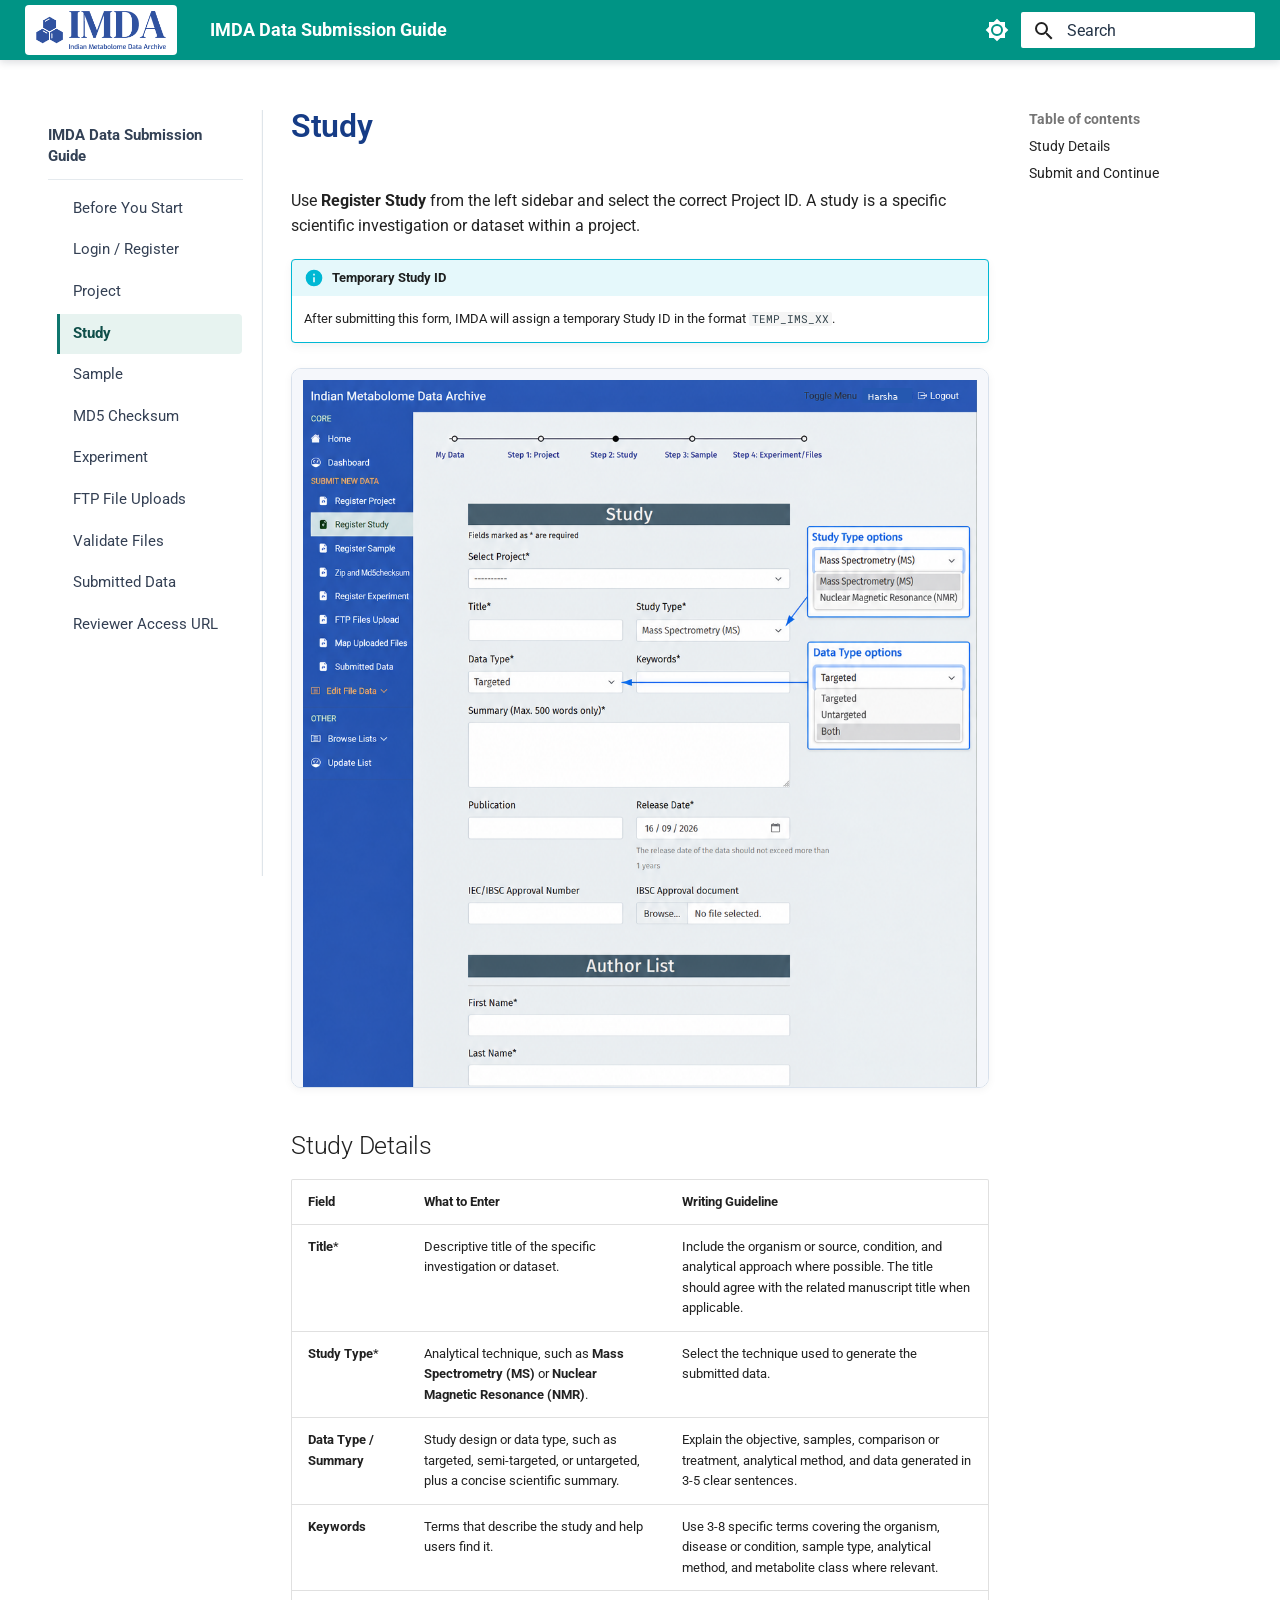
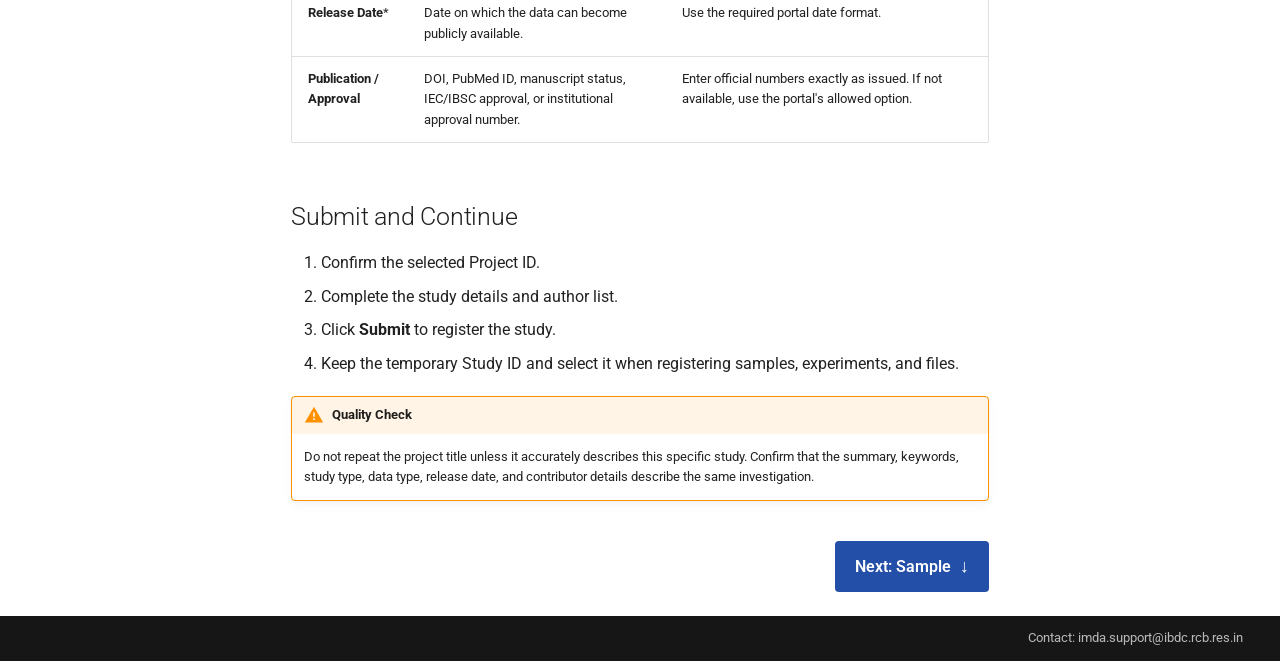
<file: study/index.html>
<!doctype html>
<html lang="en" class="no-js">
  <head>
    
      <meta charset="utf-8">
      <meta name="viewport" content="width=device-width,initial-scale=1">
      
      
        <meta name="author" content="Indian Metabolome Data Archive SOP Team">
      
      
        <link rel="canonical" href="https://imdasupport.github.io/imda-submission-guide/study/">
      
      
        <link rel="prev" href="../project/">
      
      
        <link rel="next" href="../sample/">
      
      
      <link rel="icon" href="../assets/img/IMDA-favicon.ico">
      <meta name="generator" content="mkdocs-1.6.1, mkdocs-material-9.6.22">
    
    
      
        <title>Study - IMDA Data Submission Guide</title>
      
    
    
      <link rel="stylesheet" href="../assets/stylesheets/main.84d31ad4.min.css">
      
        
        <link rel="stylesheet" href="../assets/stylesheets/palette.06af60db.min.css">
      
      


    
    
      
    
    
      
        
        
        <link rel="preconnect" href="https://fonts.gstatic.com" crossorigin>
        <link rel="stylesheet" href="https://fonts.googleapis.com/css?family=Roboto:300,300i,400,400i,700,700i%7CRoboto+Mono:400,400i,700,700i&display=fallback">
        <style>:root{--md-text-font:"Roboto";--md-code-font:"Roboto Mono"}</style>
      
    
    
      <link rel="stylesheet" href="../assets/css/imda-sop.css">
    
    <script>__md_scope=new URL("..",location),__md_hash=e=>[...e].reduce(((e,_)=>(e<<5)-e+_.charCodeAt(0)),0),__md_get=(e,_=localStorage,t=__md_scope)=>JSON.parse(_.getItem(t.pathname+"."+e)),__md_set=(e,_,t=localStorage,a=__md_scope)=>{try{t.setItem(a.pathname+"."+e,JSON.stringify(_))}catch(e){}}</script>
    
      

    
    
    
  </head>
  
  
    
    
      
    
    
    
    
    <body dir="ltr" data-md-color-scheme="default" data-md-color-primary="white" data-md-color-accent="indigo">
  
    
    <input class="md-toggle" data-md-toggle="drawer" type="checkbox" id="__drawer" autocomplete="off">
    <input class="md-toggle" data-md-toggle="search" type="checkbox" id="__search" autocomplete="off">
    <label class="md-overlay" for="__drawer"></label>
    <div data-md-component="skip">
      
        
        <a href="#study" class="md-skip">
          Skip to content
        </a>
      
    </div>
    <div data-md-component="announce">
      
    </div>
    
    
      

  

<header class="md-header md-header--shadow" data-md-component="header">
  <nav class="md-header__inner md-grid" aria-label="Header">
    <a href=".." title="IMDA Data Submission Guide" class="md-header__button md-logo" aria-label="IMDA Data Submission Guide" data-md-component="logo">
      
  <img src="../assets/img/IMDAlogo.png" alt="logo">

    </a>
    <label class="md-header__button md-icon" for="__drawer">
      
      <svg xmlns="http://www.w3.org/2000/svg" viewBox="0 0 24 24"><path d="M3 6h18v2H3zm0 5h18v2H3zm0 5h18v2H3z"/></svg>
    </label>
    <div class="md-header__title" data-md-component="header-title">
      <div class="md-header__ellipsis">
        <div class="md-header__topic">
          <span class="md-ellipsis">
            IMDA Data Submission Guide
          </span>
        </div>
        <div class="md-header__topic" data-md-component="header-topic">
          <span class="md-ellipsis">
            
              Study
            
          </span>
        </div>
      </div>
    </div>
    
      
        <form class="md-header__option" data-md-component="palette">
  
    
    
    
    <input class="md-option" data-md-color-media="(prefers-color-scheme: light)" data-md-color-scheme="default" data-md-color-primary="white" data-md-color-accent="indigo"  aria-label="Switch to dark mode"  type="radio" name="__palette" id="__palette_0">
    
      <label class="md-header__button md-icon" title="Switch to dark mode" for="__palette_1" hidden>
        <svg xmlns="http://www.w3.org/2000/svg" viewBox="0 0 24 24"><path d="M12 8a4 4 0 0 0-4 4 4 4 0 0 0 4 4 4 4 0 0 0 4-4 4 4 0 0 0-4-4m0 10a6 6 0 0 1-6-6 6 6 0 0 1 6-6 6 6 0 0 1 6 6 6 6 0 0 1-6 6m8-9.31V4h-4.69L12 .69 8.69 4H4v4.69L.69 12 4 15.31V20h4.69L12 23.31 15.31 20H20v-4.69L23.31 12z"/></svg>
      </label>
    
  
    
    
    
    <input class="md-option" data-md-color-media="(prefers-color-scheme: dark)" data-md-color-scheme="slate" data-md-color-primary="white" data-md-color-accent="indigo"  aria-label="Switch to light mode"  type="radio" name="__palette" id="__palette_1">
    
      <label class="md-header__button md-icon" title="Switch to light mode" for="__palette_0" hidden>
        <svg xmlns="http://www.w3.org/2000/svg" viewBox="0 0 24 24"><path d="M12 18c-.89 0-1.74-.2-2.5-.55C11.56 16.5 13 14.42 13 12s-1.44-4.5-3.5-5.45C10.26 6.2 11.11 6 12 6a6 6 0 0 1 6 6 6 6 0 0 1-6 6m8-9.31V4h-4.69L12 .69 8.69 4H4v4.69L.69 12 4 15.31V20h4.69L12 23.31 15.31 20H20v-4.69L23.31 12z"/></svg>
      </label>
    
  
</form>
      
    
    
      <script>var palette=__md_get("__palette");if(palette&&palette.color){if("(prefers-color-scheme)"===palette.color.media){var media=matchMedia("(prefers-color-scheme: light)"),input=document.querySelector(media.matches?"[data-md-color-media='(prefers-color-scheme: light)']":"[data-md-color-media='(prefers-color-scheme: dark)']");palette.color.media=input.getAttribute("data-md-color-media"),palette.color.scheme=input.getAttribute("data-md-color-scheme"),palette.color.primary=input.getAttribute("data-md-color-primary"),palette.color.accent=input.getAttribute("data-md-color-accent")}for(var[key,value]of Object.entries(palette.color))document.body.setAttribute("data-md-color-"+key,value)}</script>
    
    
    
      
      
        <label class="md-header__button md-icon" for="__search">
          
          <svg xmlns="http://www.w3.org/2000/svg" viewBox="0 0 24 24"><path d="M9.5 3A6.5 6.5 0 0 1 16 9.5c0 1.61-.59 3.09-1.56 4.23l.27.27h.79l5 5-1.5 1.5-5-5v-.79l-.27-.27A6.52 6.52 0 0 1 9.5 16 6.5 6.5 0 0 1 3 9.5 6.5 6.5 0 0 1 9.5 3m0 2C7 5 5 7 5 9.5S7 14 9.5 14 14 12 14 9.5 12 5 9.5 5"/></svg>
        </label>
        <div class="md-search" data-md-component="search" role="dialog">
  <label class="md-search__overlay" for="__search"></label>
  <div class="md-search__inner" role="search">
    <form class="md-search__form" name="search">
      <input type="text" class="md-search__input" name="query" aria-label="Search" placeholder="Search" autocapitalize="off" autocorrect="off" autocomplete="off" spellcheck="false" data-md-component="search-query" required>
      <label class="md-search__icon md-icon" for="__search">
        
        <svg xmlns="http://www.w3.org/2000/svg" viewBox="0 0 24 24"><path d="M9.5 3A6.5 6.5 0 0 1 16 9.5c0 1.61-.59 3.09-1.56 4.23l.27.27h.79l5 5-1.5 1.5-5-5v-.79l-.27-.27A6.52 6.52 0 0 1 9.5 16 6.5 6.5 0 0 1 3 9.5 6.5 6.5 0 0 1 9.5 3m0 2C7 5 5 7 5 9.5S7 14 9.5 14 14 12 14 9.5 12 5 9.5 5"/></svg>
        
        <svg xmlns="http://www.w3.org/2000/svg" viewBox="0 0 24 24"><path d="M20 11v2H8l5.5 5.5-1.42 1.42L4.16 12l7.92-7.92L13.5 5.5 8 11z"/></svg>
      </label>
      <nav class="md-search__options" aria-label="Search">
        
        <button type="reset" class="md-search__icon md-icon" title="Clear" aria-label="Clear" tabindex="-1">
          
          <svg xmlns="http://www.w3.org/2000/svg" viewBox="0 0 24 24"><path d="M19 6.41 17.59 5 12 10.59 6.41 5 5 6.41 10.59 12 5 17.59 6.41 19 12 13.41 17.59 19 19 17.59 13.41 12z"/></svg>
        </button>
      </nav>
      
        <div class="md-search__suggest" data-md-component="search-suggest"></div>
      
    </form>
    <div class="md-search__output">
      <div class="md-search__scrollwrap" tabindex="0" data-md-scrollfix>
        <div class="md-search-result" data-md-component="search-result">
          <div class="md-search-result__meta">
            Initializing search
          </div>
          <ol class="md-search-result__list" role="presentation"></ol>
        </div>
      </div>
    </div>
  </div>
</div>
      
    
    
  </nav>
  
</header>
    
    <div class="md-container" data-md-component="container">
      
      
        
          
        
      
      <main class="md-main" data-md-component="main">
        <div class="md-main__inner md-grid">
          
            
              
              <div class="md-sidebar md-sidebar--primary" data-md-component="sidebar" data-md-type="navigation" >
                <div class="md-sidebar__scrollwrap">
                  <div class="md-sidebar__inner">
                    



<nav class="md-nav md-nav--primary" aria-label="Navigation" data-md-level="0">
  <label class="md-nav__title" for="__drawer">
    <a href=".." title="IMDA Data Submission Guide" class="md-nav__button md-logo" aria-label="IMDA Data Submission Guide" data-md-component="logo">
      
  <img src="../assets/img/IMDAlogo.png" alt="logo">

    </a>
    IMDA Data Submission Guide
  </label>
  
  <ul class="md-nav__list" data-md-scrollfix>
    
      
      
  
  
  
  
    <li class="md-nav__item">
      <a href=".." class="md-nav__link">
        
  
  
  <span class="md-ellipsis">
    Before You Start
    
  </span>
  

      </a>
    </li>
  

    
      
      
  
  
  
  
    <li class="md-nav__item">
      <a href="../login-register/" class="md-nav__link">
        
  
  
  <span class="md-ellipsis">
    Login / Register
    
  </span>
  

      </a>
    </li>
  

    
      
      
  
  
  
  
    <li class="md-nav__item">
      <a href="../project/" class="md-nav__link">
        
  
  
  <span class="md-ellipsis">
    Project
    
  </span>
  

      </a>
    </li>
  

    
      
      
  
  
    
  
  
  
    <li class="md-nav__item md-nav__item--active">
      
      <input class="md-nav__toggle md-toggle" type="checkbox" id="__toc">
      
      
        
      
      
        <label class="md-nav__link md-nav__link--active" for="__toc">
          
  
  
  <span class="md-ellipsis">
    Study
    
  </span>
  

          <span class="md-nav__icon md-icon"></span>
        </label>
      
      <a href="./" class="md-nav__link md-nav__link--active">
        
  
  
  <span class="md-ellipsis">
    Study
    
  </span>
  

      </a>
      
        

<nav class="md-nav md-nav--secondary" aria-label="Table of contents">
  
  
  
    
  
  
    <label class="md-nav__title" for="__toc">
      <span class="md-nav__icon md-icon"></span>
      Table of contents
    </label>
    <ul class="md-nav__list" data-md-component="toc" data-md-scrollfix>
      
        <li class="md-nav__item">
  <a href="#study-details" class="md-nav__link">
    <span class="md-ellipsis">
      Study Details
    </span>
  </a>
  
</li>
      
        <li class="md-nav__item">
  <a href="#submit-and-continue" class="md-nav__link">
    <span class="md-ellipsis">
      Submit and Continue
    </span>
  </a>
  
</li>
      
    </ul>
  
</nav>
      
    </li>
  

    
      
      
  
  
  
  
    <li class="md-nav__item">
      <a href="../sample/" class="md-nav__link">
        
  
  
  <span class="md-ellipsis">
    Sample
    
  </span>
  

      </a>
    </li>
  

    
      
      
  
  
  
  
    <li class="md-nav__item">
      <a href="../md5-checksum/" class="md-nav__link">
        
  
  
  <span class="md-ellipsis">
    MD5 Checksum
    
  </span>
  

      </a>
    </li>
  

    
      
      
  
  
  
  
    <li class="md-nav__item">
      <a href="../experiment/" class="md-nav__link">
        
  
  
  <span class="md-ellipsis">
    Experiment
    
  </span>
  

      </a>
    </li>
  

    
      
      
  
  
  
  
    <li class="md-nav__item">
      <a href="../ftp-file-uploads/" class="md-nav__link">
        
  
  
  <span class="md-ellipsis">
    FTP File Uploads
    
  </span>
  

      </a>
    </li>
  

    
      
      
  
  
  
  
    <li class="md-nav__item">
      <a href="../map-uploaded-files/" class="md-nav__link">
        
  
  
  <span class="md-ellipsis">
    Validate Files
    
  </span>
  

      </a>
    </li>
  

    
      
      
  
  
  
  
    <li class="md-nav__item">
      <a href="../submitted-data/" class="md-nav__link">
        
  
  
  <span class="md-ellipsis">
    Submitted Data
    
  </span>
  

      </a>
    </li>
  

    
      
      
  
  
  
  
    <li class="md-nav__item">
      <a href="../reviewer-access-url/" class="md-nav__link">
        
  
  
  <span class="md-ellipsis">
    Reviewer Access URL
    
  </span>
  

      </a>
    </li>
  

    
  </ul>
</nav>
                  </div>
                </div>
              </div>
            
            
              
              <div class="md-sidebar md-sidebar--secondary" data-md-component="sidebar" data-md-type="toc" >
                <div class="md-sidebar__scrollwrap">
                  <div class="md-sidebar__inner">
                    

<nav class="md-nav md-nav--secondary" aria-label="Table of contents">
  
  
  
    
  
  
    <label class="md-nav__title" for="__toc">
      <span class="md-nav__icon md-icon"></span>
      Table of contents
    </label>
    <ul class="md-nav__list" data-md-component="toc" data-md-scrollfix>
      
        <li class="md-nav__item">
  <a href="#study-details" class="md-nav__link">
    <span class="md-ellipsis">
      Study Details
    </span>
  </a>
  
</li>
      
        <li class="md-nav__item">
  <a href="#submit-and-continue" class="md-nav__link">
    <span class="md-ellipsis">
      Submit and Continue
    </span>
  </a>
  
</li>
      
    </ul>
  
</nav>
                  </div>
                </div>
              </div>
            
          
          
            <div class="md-content" data-md-component="content">
              <article class="md-content__inner md-typeset">
                
                  



<h1 id="study">Study</h1>
<p>Use <strong>Register Study</strong> from the left sidebar and select the correct Project ID. A study is a specific scientific investigation or dataset within a project.</p>
<div class="admonition info">
<p class="admonition-title">Temporary Study ID</p>
<p>After submitting this form, IMDA will assign a temporary Study ID in the format <code>TEMP_IMS_XX</code>.</p>
</div>
<div class="imda-scroll-image" markdown="1">
<img src="../assets/img/study_registration_form.png" alt="IMDA study registration form showing study details, study type, data type, and author list fields.">
</div>

<h2 id="study-details">Study Details</h2>
<table>
<thead>
<tr>
<th style="text-align: left;">Field</th>
<th style="text-align: left;">What to Enter</th>
<th style="text-align: left;">Writing Guideline</th>
</tr>
</thead>
<tbody>
<tr>
<td style="text-align: left;"><strong>Title</strong>*</td>
<td style="text-align: left;">Descriptive title of the specific investigation or dataset.</td>
<td style="text-align: left;">Include the organism or source, condition, and analytical approach where possible. The title should agree with the related manuscript title when applicable.</td>
</tr>
<tr>
<td style="text-align: left;"><strong>Study Type</strong>*</td>
<td style="text-align: left;">Analytical technique, such as <strong>Mass Spectrometry (MS)</strong> or <strong>Nuclear Magnetic Resonance (NMR)</strong>.</td>
<td style="text-align: left;">Select the technique used to generate the submitted data.</td>
</tr>
<tr>
<td style="text-align: left;"><strong>Data Type / Summary</strong></td>
<td style="text-align: left;">Study design or data type, such as targeted, semi-targeted, or untargeted, plus a concise scientific summary.</td>
<td style="text-align: left;">Explain the objective, samples, comparison or treatment, analytical method, and data generated in 3-5 clear sentences.</td>
</tr>
<tr>
<td style="text-align: left;"><strong>Keywords</strong></td>
<td style="text-align: left;">Terms that describe the study and help users find it.</td>
<td style="text-align: left;">Use 3-8 specific terms covering the organism, disease or condition, sample type, analytical method, and metabolite class where relevant.</td>
</tr>
<tr>
<td style="text-align: left;"><strong>Release Date</strong>*</td>
<td style="text-align: left;">Date on which the data can become publicly available.</td>
<td style="text-align: left;">Use the required portal date format.</td>
</tr>
<tr>
<td style="text-align: left;"><strong>Publication / Approval</strong></td>
<td style="text-align: left;">DOI, PubMed ID, manuscript status, IEC/IBSC approval, or institutional approval number.</td>
<td style="text-align: left;">Enter official numbers exactly as issued. If not available, use the portal's allowed option.</td>
</tr>
</tbody>
</table>
<h2 id="submit-and-continue">Submit and Continue</h2>
<ol>
<li>Confirm the selected Project ID.</li>
<li>Complete the study details and author list.</li>
<li>Click <strong>Submit</strong> to register the study.</li>
<li>Keep the temporary Study ID and select it when registering samples, experiments, and files.</li>
</ol>
<div class="admonition warning">
<p class="admonition-title">Quality Check</p>
<p>Do not repeat the project title unless it accurately describes this specific study. Confirm that the summary, keywords, study type, data type, release date, and contributor details describe the same investigation.</p>
</div>
<div class="imda-next-step">
  <a href="../sample/" aria-label="Continue to Sample">Next: Sample <span aria-hidden="true">&darr;</span></a>
</div>












                
              </article>
            </div>
          
          
<script>var target=document.getElementById(location.hash.slice(1));target&&target.name&&(target.checked=target.name.startsWith("__tabbed_"))</script>
        </div>
        
          <button type="button" class="md-top md-icon" data-md-component="top" hidden>
  
  <svg xmlns="http://www.w3.org/2000/svg" viewBox="0 0 24 24"><path d="M13 20h-2V8l-5.5 5.5-1.42-1.42L12 4.16l7.92 7.92-1.42 1.42L13 8z"/></svg>
  Back to top
</button>
        
      </main>
      
        <footer class="md-footer">
  
  <div class="md-footer-meta md-typeset">
    <div class="md-footer-meta__inner md-grid">
      <div class="md-copyright">
  
    <div class="md-copyright__highlight">
      Contact: imda.support@ibdc.rcb.res.in
    </div>
  
  
</div>
      
    </div>
  </div>
</footer>
      
    </div>
    <div class="md-dialog" data-md-component="dialog">
      <div class="md-dialog__inner md-typeset"></div>
    </div>
    
    
    
      
      <script id="__config" type="application/json">{"base": "..", "features": ["navigation.expand", "toc.follow", "navigation.top", "search.suggest", "search.highlight", "content.code.copy"], "search": "../assets/javascripts/workers/search.973d3a69.min.js", "tags": null, "translations": {"clipboard.copied": "Copied to clipboard", "clipboard.copy": "Copy to clipboard", "search.result.more.one": "1 more on this page", "search.result.more.other": "# more on this page", "search.result.none": "No matching documents", "search.result.one": "1 matching document", "search.result.other": "# matching documents", "search.result.placeholder": "Type to start searching", "search.result.term.missing": "Missing", "select.version": "Select version"}, "version": null}</script>
    
    
      <script src="../assets/javascripts/bundle.f55a23d4.min.js"></script>
      
        <script src="../assets/js/imda-image-viewer.js"></script>
      
    
  </body>
</html>
</file>
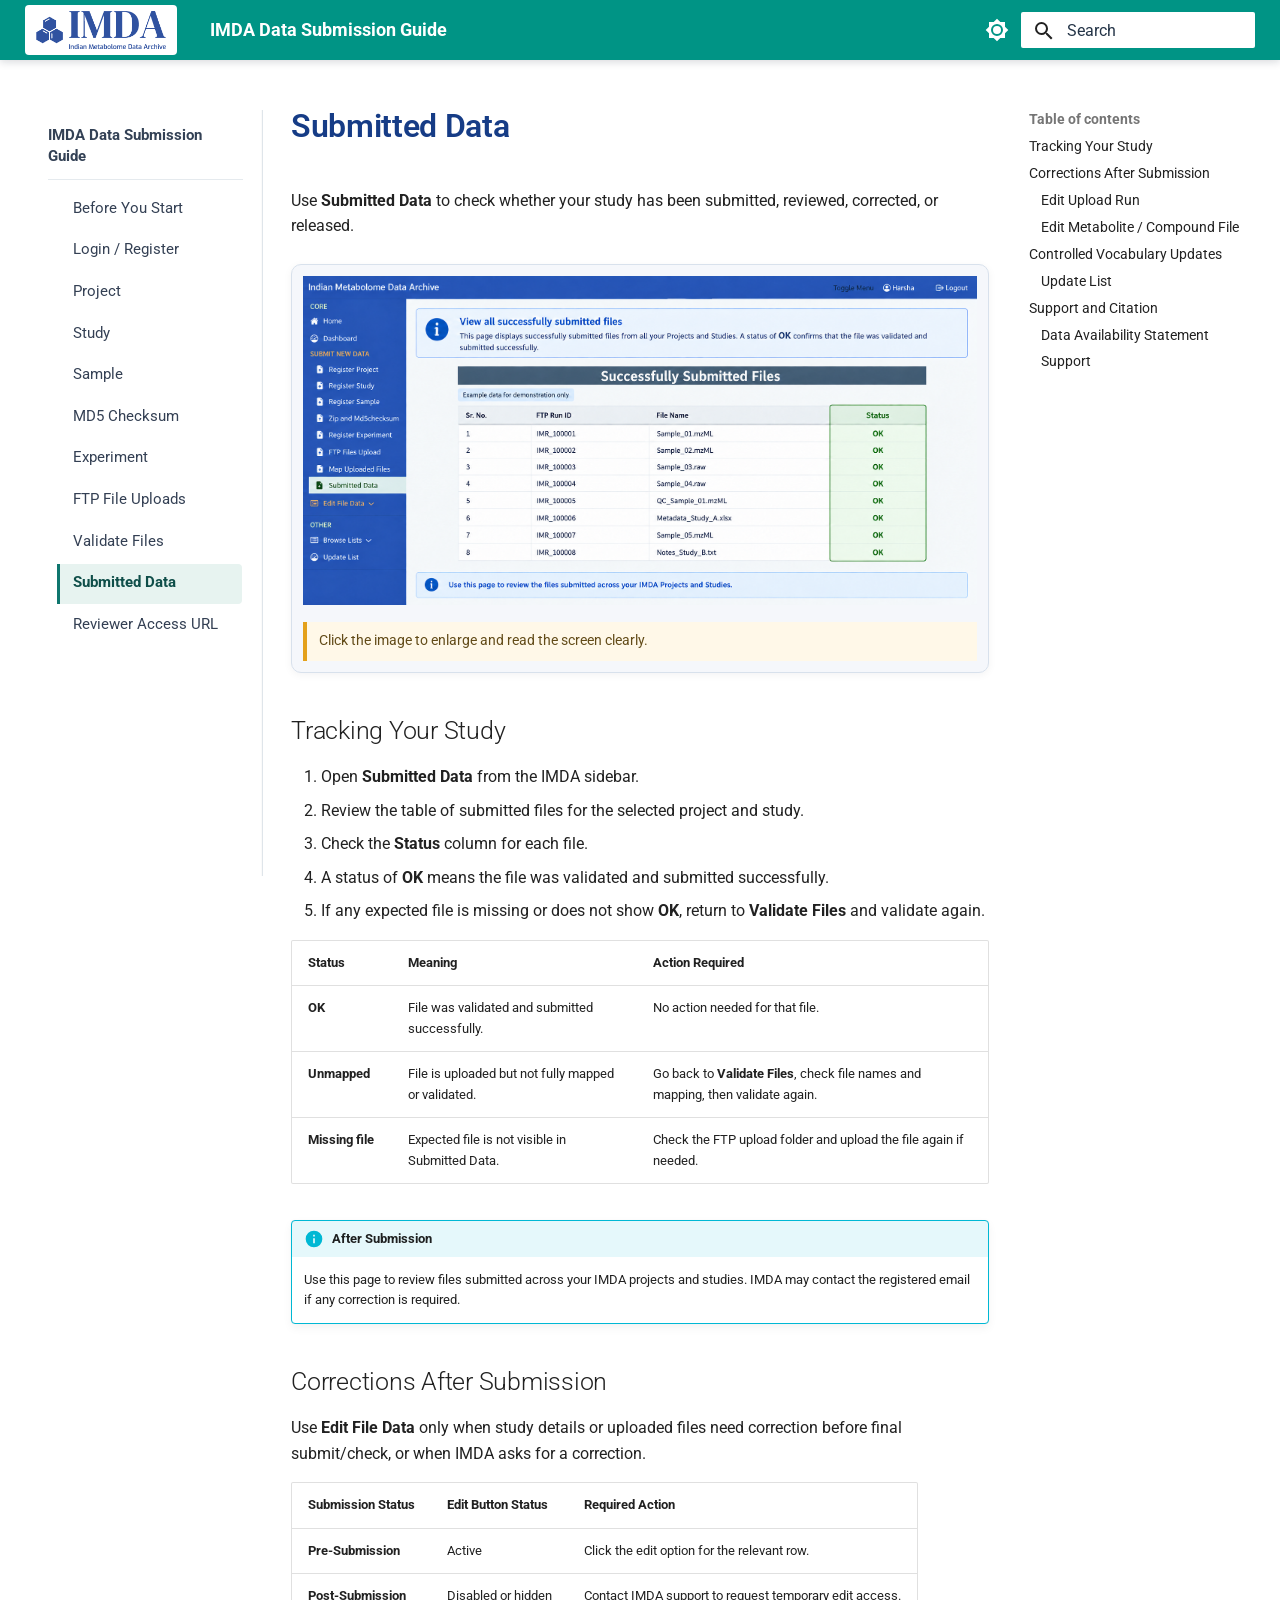
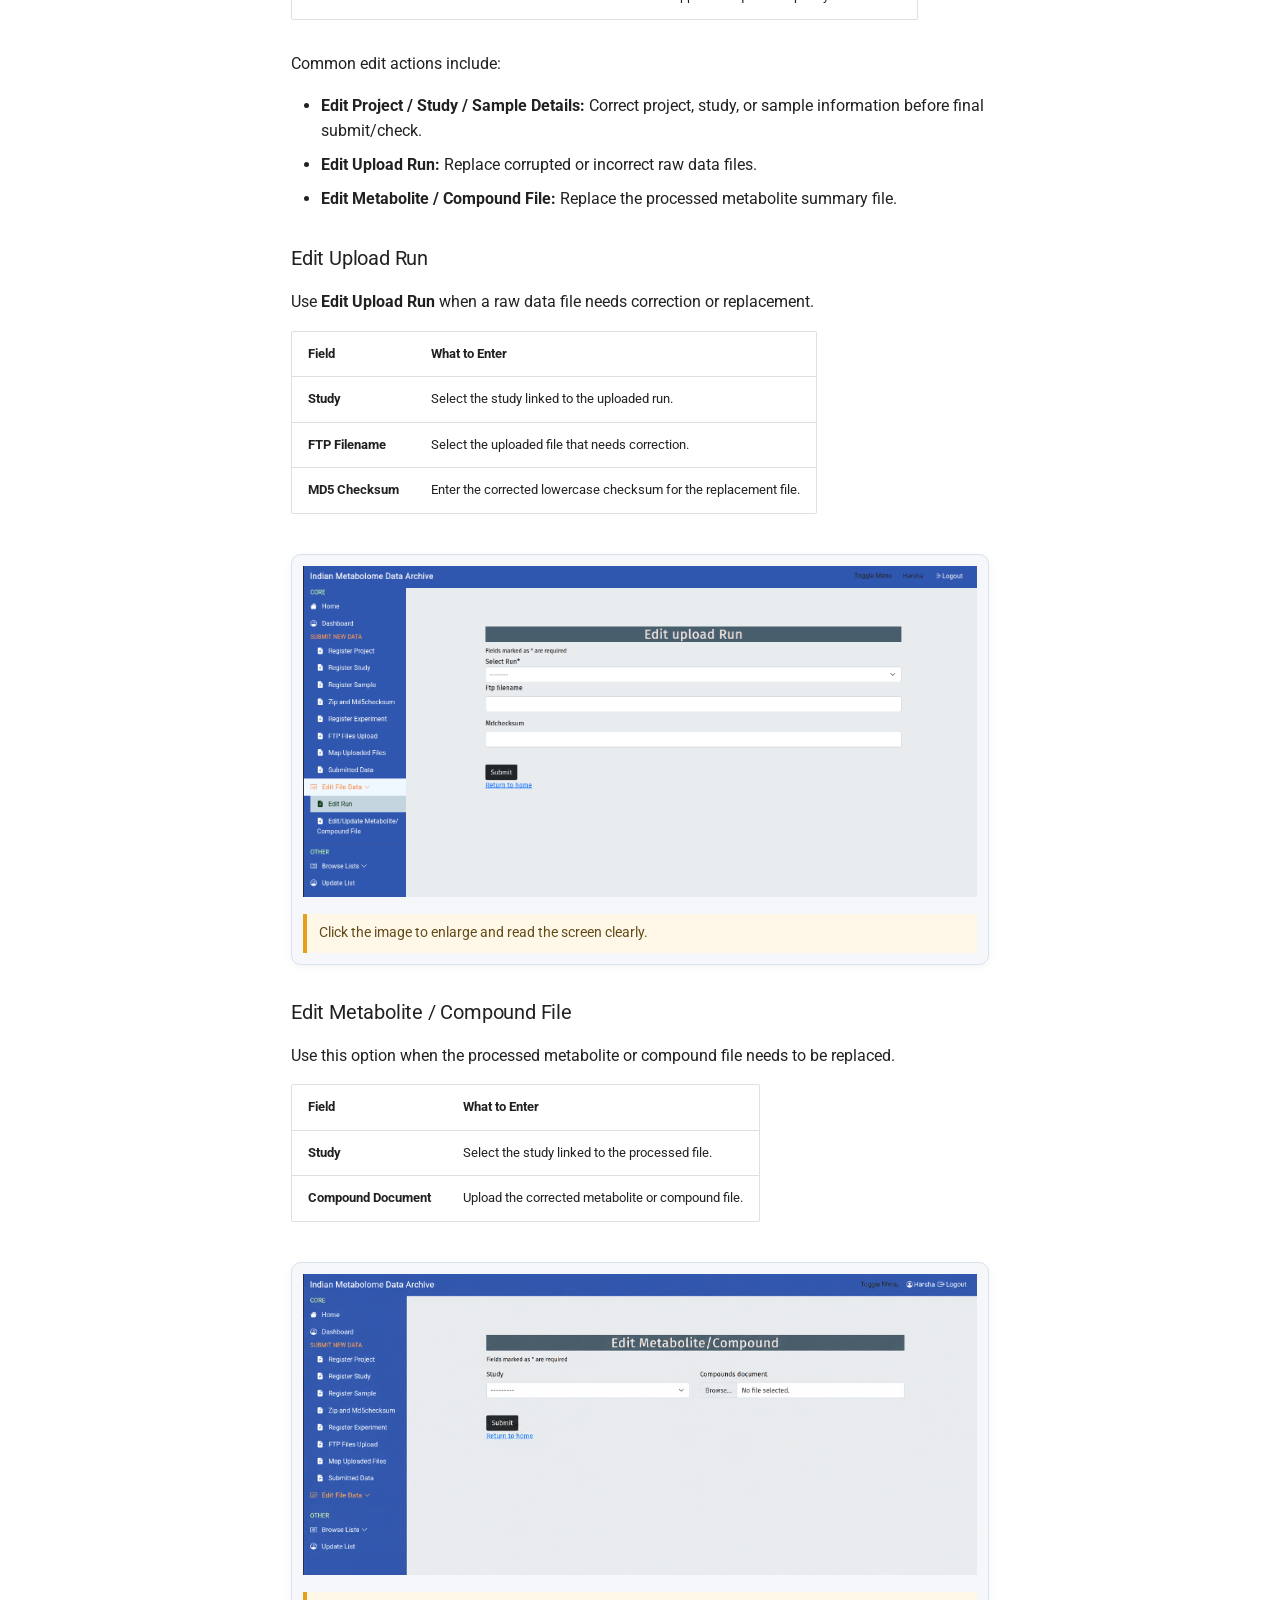
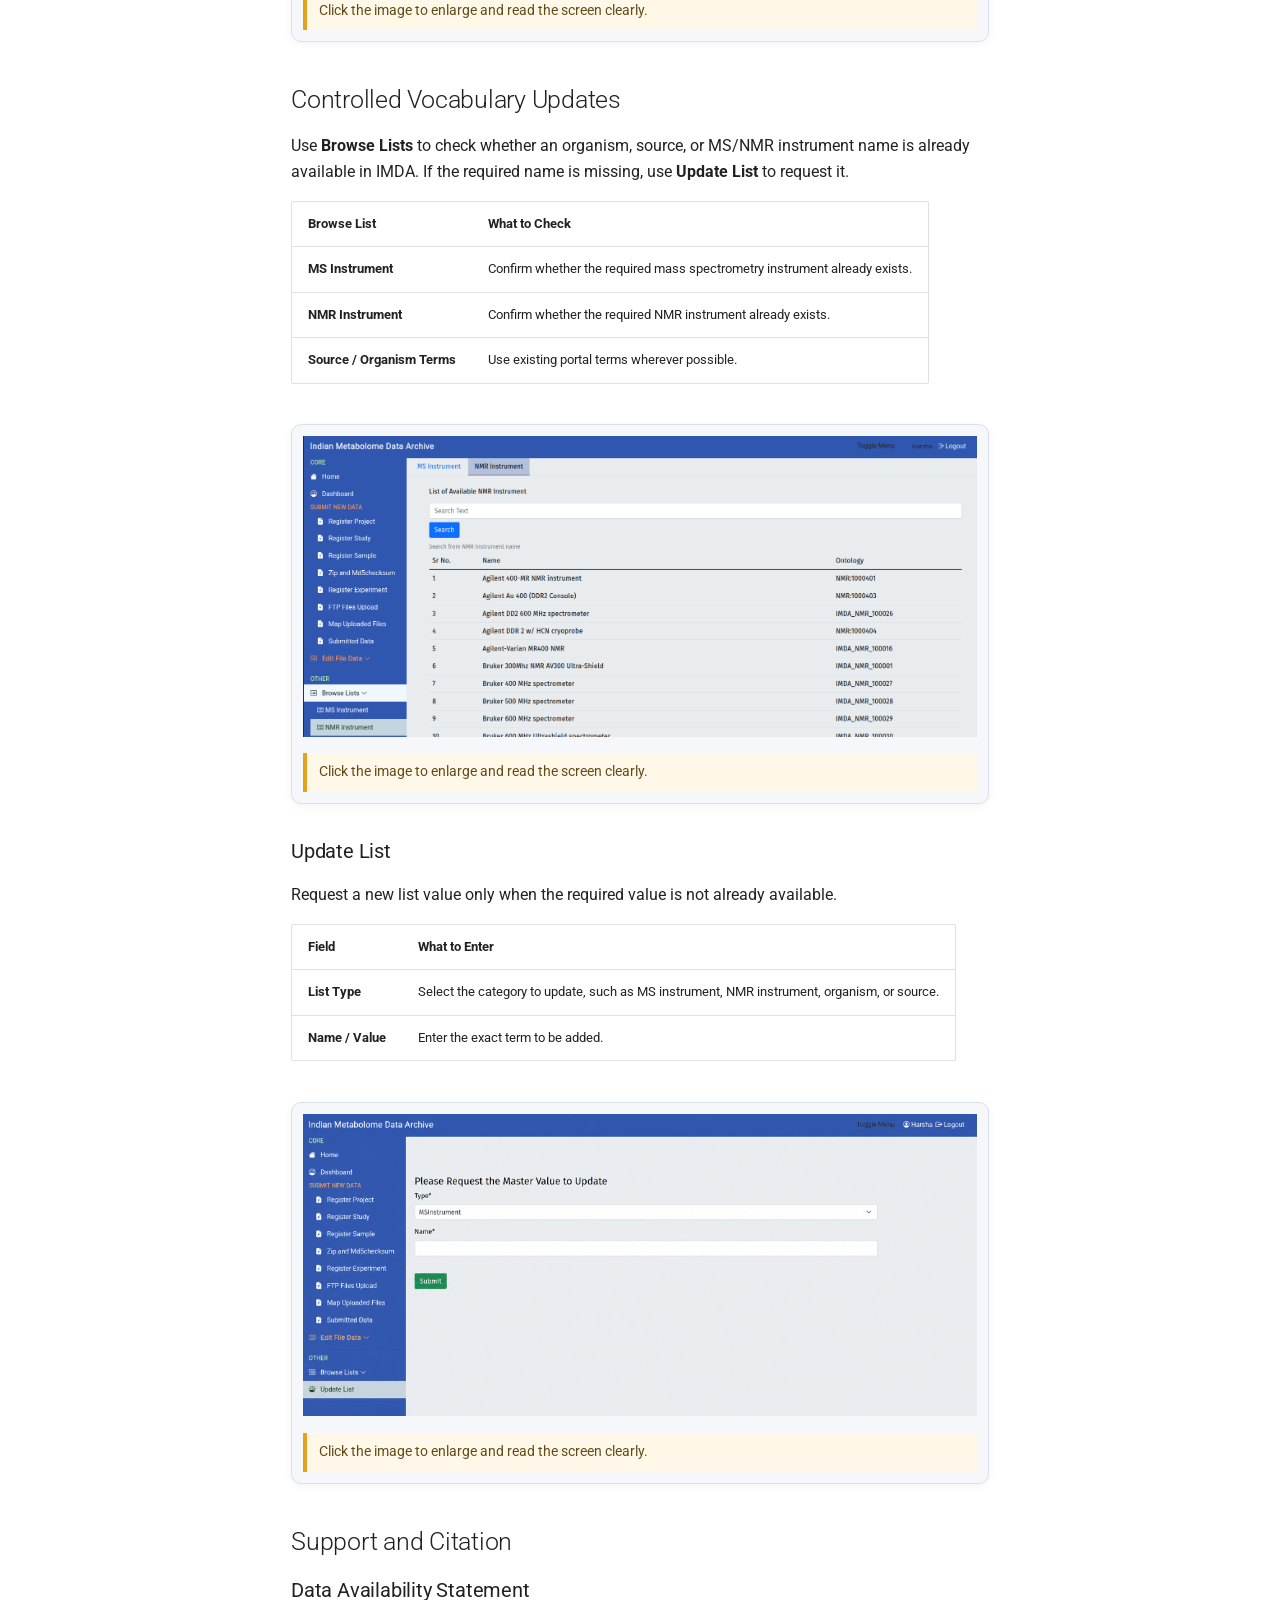
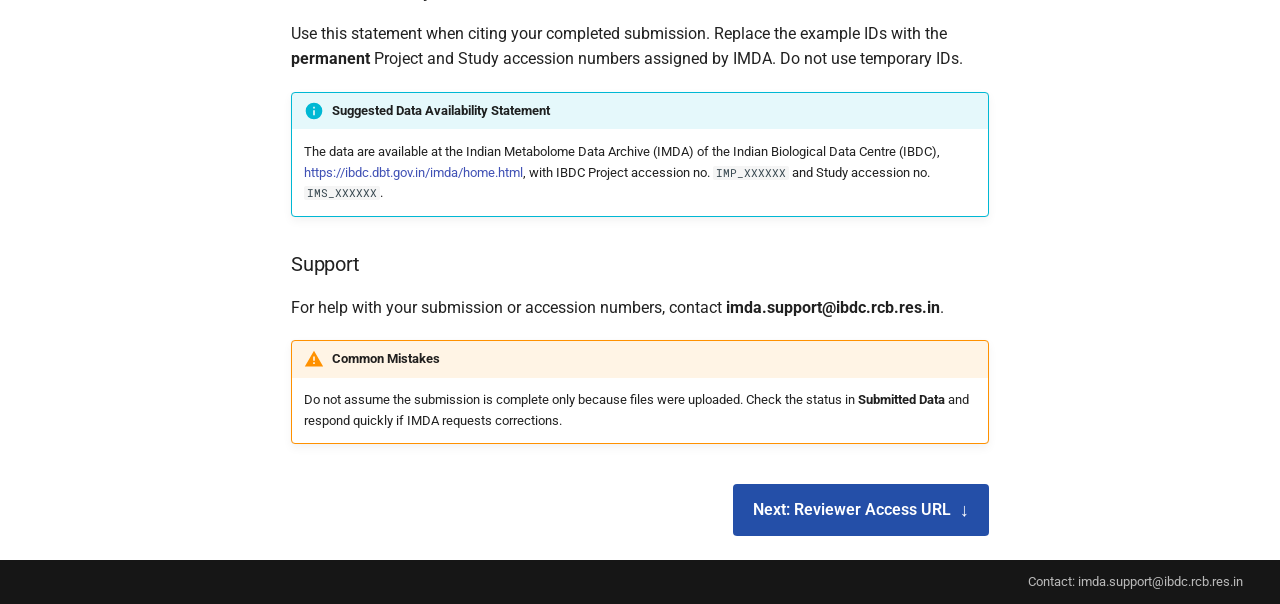
<file: submitted-data/index.html>
<!doctype html>
<html lang="en" class="no-js">
  <head>
    
      <meta charset="utf-8">
      <meta name="viewport" content="width=device-width,initial-scale=1">
      
      
        <meta name="author" content="Indian Metabolome Data Archive SOP Team">
      
      
        <link rel="canonical" href="https://imdasupport.github.io/imda-submission-guide/submitted-data/">
      
      
        <link rel="prev" href="../map-uploaded-files/">
      
      
        <link rel="next" href="../reviewer-access-url/">
      
      
      <link rel="icon" href="../assets/img/IMDA-favicon.ico">
      <meta name="generator" content="mkdocs-1.6.1, mkdocs-material-9.6.22">
    
    
      
        <title>Submitted Data - IMDA Data Submission Guide</title>
      
    
    
      <link rel="stylesheet" href="../assets/stylesheets/main.84d31ad4.min.css">
      
        
        <link rel="stylesheet" href="../assets/stylesheets/palette.06af60db.min.css">
      
      


    
    
      
    
    
      
        
        
        <link rel="preconnect" href="https://fonts.gstatic.com" crossorigin>
        <link rel="stylesheet" href="https://fonts.googleapis.com/css?family=Roboto:300,300i,400,400i,700,700i%7CRoboto+Mono:400,400i,700,700i&display=fallback">
        <style>:root{--md-text-font:"Roboto";--md-code-font:"Roboto Mono"}</style>
      
    
    
      <link rel="stylesheet" href="../assets/css/imda-sop.css">
    
    <script>__md_scope=new URL("..",location),__md_hash=e=>[...e].reduce(((e,_)=>(e<<5)-e+_.charCodeAt(0)),0),__md_get=(e,_=localStorage,t=__md_scope)=>JSON.parse(_.getItem(t.pathname+"."+e)),__md_set=(e,_,t=localStorage,a=__md_scope)=>{try{t.setItem(a.pathname+"."+e,JSON.stringify(_))}catch(e){}}</script>
    
      

    
    
    
  </head>
  
  
    
    
      
    
    
    
    
    <body dir="ltr" data-md-color-scheme="default" data-md-color-primary="white" data-md-color-accent="indigo">
  
    
    <input class="md-toggle" data-md-toggle="drawer" type="checkbox" id="__drawer" autocomplete="off">
    <input class="md-toggle" data-md-toggle="search" type="checkbox" id="__search" autocomplete="off">
    <label class="md-overlay" for="__drawer"></label>
    <div data-md-component="skip">
      
        
        <a href="#submitted-data" class="md-skip">
          Skip to content
        </a>
      
    </div>
    <div data-md-component="announce">
      
    </div>
    
    
      

  

<header class="md-header md-header--shadow" data-md-component="header">
  <nav class="md-header__inner md-grid" aria-label="Header">
    <a href=".." title="IMDA Data Submission Guide" class="md-header__button md-logo" aria-label="IMDA Data Submission Guide" data-md-component="logo">
      
  <img src="../assets/img/IMDAlogo.png" alt="logo">

    </a>
    <label class="md-header__button md-icon" for="__drawer">
      
      <svg xmlns="http://www.w3.org/2000/svg" viewBox="0 0 24 24"><path d="M3 6h18v2H3zm0 5h18v2H3zm0 5h18v2H3z"/></svg>
    </label>
    <div class="md-header__title" data-md-component="header-title">
      <div class="md-header__ellipsis">
        <div class="md-header__topic">
          <span class="md-ellipsis">
            IMDA Data Submission Guide
          </span>
        </div>
        <div class="md-header__topic" data-md-component="header-topic">
          <span class="md-ellipsis">
            
              Submitted Data
            
          </span>
        </div>
      </div>
    </div>
    
      
        <form class="md-header__option" data-md-component="palette">
  
    
    
    
    <input class="md-option" data-md-color-media="(prefers-color-scheme: light)" data-md-color-scheme="default" data-md-color-primary="white" data-md-color-accent="indigo"  aria-label="Switch to dark mode"  type="radio" name="__palette" id="__palette_0">
    
      <label class="md-header__button md-icon" title="Switch to dark mode" for="__palette_1" hidden>
        <svg xmlns="http://www.w3.org/2000/svg" viewBox="0 0 24 24"><path d="M12 8a4 4 0 0 0-4 4 4 4 0 0 0 4 4 4 4 0 0 0 4-4 4 4 0 0 0-4-4m0 10a6 6 0 0 1-6-6 6 6 0 0 1 6-6 6 6 0 0 1 6 6 6 6 0 0 1-6 6m8-9.31V4h-4.69L12 .69 8.69 4H4v4.69L.69 12 4 15.31V20h4.69L12 23.31 15.31 20H20v-4.69L23.31 12z"/></svg>
      </label>
    
  
    
    
    
    <input class="md-option" data-md-color-media="(prefers-color-scheme: dark)" data-md-color-scheme="slate" data-md-color-primary="white" data-md-color-accent="indigo"  aria-label="Switch to light mode"  type="radio" name="__palette" id="__palette_1">
    
      <label class="md-header__button md-icon" title="Switch to light mode" for="__palette_0" hidden>
        <svg xmlns="http://www.w3.org/2000/svg" viewBox="0 0 24 24"><path d="M12 18c-.89 0-1.74-.2-2.5-.55C11.56 16.5 13 14.42 13 12s-1.44-4.5-3.5-5.45C10.26 6.2 11.11 6 12 6a6 6 0 0 1 6 6 6 6 0 0 1-6 6m8-9.31V4h-4.69L12 .69 8.69 4H4v4.69L.69 12 4 15.31V20h4.69L12 23.31 15.31 20H20v-4.69L23.31 12z"/></svg>
      </label>
    
  
</form>
      
    
    
      <script>var palette=__md_get("__palette");if(palette&&palette.color){if("(prefers-color-scheme)"===palette.color.media){var media=matchMedia("(prefers-color-scheme: light)"),input=document.querySelector(media.matches?"[data-md-color-media='(prefers-color-scheme: light)']":"[data-md-color-media='(prefers-color-scheme: dark)']");palette.color.media=input.getAttribute("data-md-color-media"),palette.color.scheme=input.getAttribute("data-md-color-scheme"),palette.color.primary=input.getAttribute("data-md-color-primary"),palette.color.accent=input.getAttribute("data-md-color-accent")}for(var[key,value]of Object.entries(palette.color))document.body.setAttribute("data-md-color-"+key,value)}</script>
    
    
    
      
      
        <label class="md-header__button md-icon" for="__search">
          
          <svg xmlns="http://www.w3.org/2000/svg" viewBox="0 0 24 24"><path d="M9.5 3A6.5 6.5 0 0 1 16 9.5c0 1.61-.59 3.09-1.56 4.23l.27.27h.79l5 5-1.5 1.5-5-5v-.79l-.27-.27A6.52 6.52 0 0 1 9.5 16 6.5 6.5 0 0 1 3 9.5 6.5 6.5 0 0 1 9.5 3m0 2C7 5 5 7 5 9.5S7 14 9.5 14 14 12 14 9.5 12 5 9.5 5"/></svg>
        </label>
        <div class="md-search" data-md-component="search" role="dialog">
  <label class="md-search__overlay" for="__search"></label>
  <div class="md-search__inner" role="search">
    <form class="md-search__form" name="search">
      <input type="text" class="md-search__input" name="query" aria-label="Search" placeholder="Search" autocapitalize="off" autocorrect="off" autocomplete="off" spellcheck="false" data-md-component="search-query" required>
      <label class="md-search__icon md-icon" for="__search">
        
        <svg xmlns="http://www.w3.org/2000/svg" viewBox="0 0 24 24"><path d="M9.5 3A6.5 6.5 0 0 1 16 9.5c0 1.61-.59 3.09-1.56 4.23l.27.27h.79l5 5-1.5 1.5-5-5v-.79l-.27-.27A6.52 6.52 0 0 1 9.5 16 6.5 6.5 0 0 1 3 9.5 6.5 6.5 0 0 1 9.5 3m0 2C7 5 5 7 5 9.5S7 14 9.5 14 14 12 14 9.5 12 5 9.5 5"/></svg>
        
        <svg xmlns="http://www.w3.org/2000/svg" viewBox="0 0 24 24"><path d="M20 11v2H8l5.5 5.5-1.42 1.42L4.16 12l7.92-7.92L13.5 5.5 8 11z"/></svg>
      </label>
      <nav class="md-search__options" aria-label="Search">
        
        <button type="reset" class="md-search__icon md-icon" title="Clear" aria-label="Clear" tabindex="-1">
          
          <svg xmlns="http://www.w3.org/2000/svg" viewBox="0 0 24 24"><path d="M19 6.41 17.59 5 12 10.59 6.41 5 5 6.41 10.59 12 5 17.59 6.41 19 12 13.41 17.59 19 19 17.59 13.41 12z"/></svg>
        </button>
      </nav>
      
        <div class="md-search__suggest" data-md-component="search-suggest"></div>
      
    </form>
    <div class="md-search__output">
      <div class="md-search__scrollwrap" tabindex="0" data-md-scrollfix>
        <div class="md-search-result" data-md-component="search-result">
          <div class="md-search-result__meta">
            Initializing search
          </div>
          <ol class="md-search-result__list" role="presentation"></ol>
        </div>
      </div>
    </div>
  </div>
</div>
      
    
    
  </nav>
  
</header>
    
    <div class="md-container" data-md-component="container">
      
      
        
          
        
      
      <main class="md-main" data-md-component="main">
        <div class="md-main__inner md-grid">
          
            
              
              <div class="md-sidebar md-sidebar--primary" data-md-component="sidebar" data-md-type="navigation" >
                <div class="md-sidebar__scrollwrap">
                  <div class="md-sidebar__inner">
                    



<nav class="md-nav md-nav--primary" aria-label="Navigation" data-md-level="0">
  <label class="md-nav__title" for="__drawer">
    <a href=".." title="IMDA Data Submission Guide" class="md-nav__button md-logo" aria-label="IMDA Data Submission Guide" data-md-component="logo">
      
  <img src="../assets/img/IMDAlogo.png" alt="logo">

    </a>
    IMDA Data Submission Guide
  </label>
  
  <ul class="md-nav__list" data-md-scrollfix>
    
      
      
  
  
  
  
    <li class="md-nav__item">
      <a href=".." class="md-nav__link">
        
  
  
  <span class="md-ellipsis">
    Before You Start
    
  </span>
  

      </a>
    </li>
  

    
      
      
  
  
  
  
    <li class="md-nav__item">
      <a href="../login-register/" class="md-nav__link">
        
  
  
  <span class="md-ellipsis">
    Login / Register
    
  </span>
  

      </a>
    </li>
  

    
      
      
  
  
  
  
    <li class="md-nav__item">
      <a href="../project/" class="md-nav__link">
        
  
  
  <span class="md-ellipsis">
    Project
    
  </span>
  

      </a>
    </li>
  

    
      
      
  
  
  
  
    <li class="md-nav__item">
      <a href="../study/" class="md-nav__link">
        
  
  
  <span class="md-ellipsis">
    Study
    
  </span>
  

      </a>
    </li>
  

    
      
      
  
  
  
  
    <li class="md-nav__item">
      <a href="../sample/" class="md-nav__link">
        
  
  
  <span class="md-ellipsis">
    Sample
    
  </span>
  

      </a>
    </li>
  

    
      
      
  
  
  
  
    <li class="md-nav__item">
      <a href="../md5-checksum/" class="md-nav__link">
        
  
  
  <span class="md-ellipsis">
    MD5 Checksum
    
  </span>
  

      </a>
    </li>
  

    
      
      
  
  
  
  
    <li class="md-nav__item">
      <a href="../experiment/" class="md-nav__link">
        
  
  
  <span class="md-ellipsis">
    Experiment
    
  </span>
  

      </a>
    </li>
  

    
      
      
  
  
  
  
    <li class="md-nav__item">
      <a href="../ftp-file-uploads/" class="md-nav__link">
        
  
  
  <span class="md-ellipsis">
    FTP File Uploads
    
  </span>
  

      </a>
    </li>
  

    
      
      
  
  
  
  
    <li class="md-nav__item">
      <a href="../map-uploaded-files/" class="md-nav__link">
        
  
  
  <span class="md-ellipsis">
    Validate Files
    
  </span>
  

      </a>
    </li>
  

    
      
      
  
  
    
  
  
  
    <li class="md-nav__item md-nav__item--active">
      
      <input class="md-nav__toggle md-toggle" type="checkbox" id="__toc">
      
      
        
      
      
        <label class="md-nav__link md-nav__link--active" for="__toc">
          
  
  
  <span class="md-ellipsis">
    Submitted Data
    
  </span>
  

          <span class="md-nav__icon md-icon"></span>
        </label>
      
      <a href="./" class="md-nav__link md-nav__link--active">
        
  
  
  <span class="md-ellipsis">
    Submitted Data
    
  </span>
  

      </a>
      
        

<nav class="md-nav md-nav--secondary" aria-label="Table of contents">
  
  
  
    
  
  
    <label class="md-nav__title" for="__toc">
      <span class="md-nav__icon md-icon"></span>
      Table of contents
    </label>
    <ul class="md-nav__list" data-md-component="toc" data-md-scrollfix>
      
        <li class="md-nav__item">
  <a href="#tracking-your-study" class="md-nav__link">
    <span class="md-ellipsis">
      Tracking Your Study
    </span>
  </a>
  
</li>
      
        <li class="md-nav__item">
  <a href="#corrections-after-submission" class="md-nav__link">
    <span class="md-ellipsis">
      Corrections After Submission
    </span>
  </a>
  
    <nav class="md-nav" aria-label="Corrections After Submission">
      <ul class="md-nav__list">
        
          <li class="md-nav__item">
  <a href="#edit-upload-run" class="md-nav__link">
    <span class="md-ellipsis">
      Edit Upload Run
    </span>
  </a>
  
</li>
        
          <li class="md-nav__item">
  <a href="#edit-metabolite-compound-file" class="md-nav__link">
    <span class="md-ellipsis">
      Edit Metabolite / Compound File
    </span>
  </a>
  
</li>
        
      </ul>
    </nav>
  
</li>
      
        <li class="md-nav__item">
  <a href="#controlled-vocabulary-updates" class="md-nav__link">
    <span class="md-ellipsis">
      Controlled Vocabulary Updates
    </span>
  </a>
  
    <nav class="md-nav" aria-label="Controlled Vocabulary Updates">
      <ul class="md-nav__list">
        
          <li class="md-nav__item">
  <a href="#update-list" class="md-nav__link">
    <span class="md-ellipsis">
      Update List
    </span>
  </a>
  
</li>
        
      </ul>
    </nav>
  
</li>
      
        <li class="md-nav__item">
  <a href="#support-and-citation" class="md-nav__link">
    <span class="md-ellipsis">
      Support and Citation
    </span>
  </a>
  
    <nav class="md-nav" aria-label="Support and Citation">
      <ul class="md-nav__list">
        
          <li class="md-nav__item">
  <a href="#data-availability-statement" class="md-nav__link">
    <span class="md-ellipsis">
      Data Availability Statement
    </span>
  </a>
  
</li>
        
          <li class="md-nav__item">
  <a href="#support" class="md-nav__link">
    <span class="md-ellipsis">
      Support
    </span>
  </a>
  
</li>
        
      </ul>
    </nav>
  
</li>
      
    </ul>
  
</nav>
      
    </li>
  

    
      
      
  
  
  
  
    <li class="md-nav__item">
      <a href="../reviewer-access-url/" class="md-nav__link">
        
  
  
  <span class="md-ellipsis">
    Reviewer Access URL
    
  </span>
  

      </a>
    </li>
  

    
  </ul>
</nav>
                  </div>
                </div>
              </div>
            
            
              
              <div class="md-sidebar md-sidebar--secondary" data-md-component="sidebar" data-md-type="toc" >
                <div class="md-sidebar__scrollwrap">
                  <div class="md-sidebar__inner">
                    

<nav class="md-nav md-nav--secondary" aria-label="Table of contents">
  
  
  
    
  
  
    <label class="md-nav__title" for="__toc">
      <span class="md-nav__icon md-icon"></span>
      Table of contents
    </label>
    <ul class="md-nav__list" data-md-component="toc" data-md-scrollfix>
      
        <li class="md-nav__item">
  <a href="#tracking-your-study" class="md-nav__link">
    <span class="md-ellipsis">
      Tracking Your Study
    </span>
  </a>
  
</li>
      
        <li class="md-nav__item">
  <a href="#corrections-after-submission" class="md-nav__link">
    <span class="md-ellipsis">
      Corrections After Submission
    </span>
  </a>
  
    <nav class="md-nav" aria-label="Corrections After Submission">
      <ul class="md-nav__list">
        
          <li class="md-nav__item">
  <a href="#edit-upload-run" class="md-nav__link">
    <span class="md-ellipsis">
      Edit Upload Run
    </span>
  </a>
  
</li>
        
          <li class="md-nav__item">
  <a href="#edit-metabolite-compound-file" class="md-nav__link">
    <span class="md-ellipsis">
      Edit Metabolite / Compound File
    </span>
  </a>
  
</li>
        
      </ul>
    </nav>
  
</li>
      
        <li class="md-nav__item">
  <a href="#controlled-vocabulary-updates" class="md-nav__link">
    <span class="md-ellipsis">
      Controlled Vocabulary Updates
    </span>
  </a>
  
    <nav class="md-nav" aria-label="Controlled Vocabulary Updates">
      <ul class="md-nav__list">
        
          <li class="md-nav__item">
  <a href="#update-list" class="md-nav__link">
    <span class="md-ellipsis">
      Update List
    </span>
  </a>
  
</li>
        
      </ul>
    </nav>
  
</li>
      
        <li class="md-nav__item">
  <a href="#support-and-citation" class="md-nav__link">
    <span class="md-ellipsis">
      Support and Citation
    </span>
  </a>
  
    <nav class="md-nav" aria-label="Support and Citation">
      <ul class="md-nav__list">
        
          <li class="md-nav__item">
  <a href="#data-availability-statement" class="md-nav__link">
    <span class="md-ellipsis">
      Data Availability Statement
    </span>
  </a>
  
</li>
        
          <li class="md-nav__item">
  <a href="#support" class="md-nav__link">
    <span class="md-ellipsis">
      Support
    </span>
  </a>
  
</li>
        
      </ul>
    </nav>
  
</li>
      
    </ul>
  
</nav>
                  </div>
                </div>
              </div>
            
          
          
            <div class="md-content" data-md-component="content">
              <article class="md-content__inner md-typeset">
                
                  



<h1 id="submitted-data">Submitted Data</h1>
<p>Use <strong>Submitted Data</strong> to check whether your study has been submitted, reviewed, corrected, or released.</p>
<p><img alt="IMDA Submitted Data page showing successfully submitted files and OK status." src="../assets/img/submitted_data.png" /></p>
<h2 id="tracking-your-study">Tracking Your Study</h2>
<ol>
<li>Open <strong>Submitted Data</strong> from the IMDA sidebar.</li>
<li>Review the table of submitted files for the selected project and study.</li>
<li>Check the <strong>Status</strong> column for each file.</li>
<li>A status of <strong>OK</strong> means the file was validated and submitted successfully.</li>
<li>If any expected file is missing or does not show <strong>OK</strong>, return to <strong>Validate Files</strong> and validate again.</li>
</ol>
<table>
<thead>
<tr>
<th style="text-align: left;">Status</th>
<th style="text-align: left;">Meaning</th>
<th style="text-align: left;">Action Required</th>
</tr>
</thead>
<tbody>
<tr>
<td style="text-align: left;"><strong>OK</strong></td>
<td style="text-align: left;">File was validated and submitted successfully.</td>
<td style="text-align: left;">No action needed for that file.</td>
</tr>
<tr>
<td style="text-align: left;"><strong>Unmapped</strong></td>
<td style="text-align: left;">File is uploaded but not fully mapped or validated.</td>
<td style="text-align: left;">Go back to <strong>Validate Files</strong>, check file names and mapping, then validate again.</td>
</tr>
<tr>
<td style="text-align: left;"><strong>Missing file</strong></td>
<td style="text-align: left;">Expected file is not visible in Submitted Data.</td>
<td style="text-align: left;">Check the FTP upload folder and upload the file again if needed.</td>
</tr>
</tbody>
</table>
<div class="admonition info">
<p class="admonition-title">After Submission</p>
<p>Use this page to review files submitted across your IMDA projects and studies. IMDA may contact the registered email if any correction is required.</p>
</div>
<h2 id="corrections-after-submission">Corrections After Submission</h2>
<p>Use <strong>Edit File Data</strong> only when study details or uploaded files need correction before final submit/check, or when IMDA asks for a correction.</p>
<table>
<thead>
<tr>
<th style="text-align: left;">Submission Status</th>
<th style="text-align: left;">Edit Button Status</th>
<th style="text-align: left;">Required Action</th>
</tr>
</thead>
<tbody>
<tr>
<td style="text-align: left;"><strong>Pre-Submission</strong></td>
<td style="text-align: left;">Active</td>
<td style="text-align: left;">Click the edit option for the relevant row.</td>
</tr>
<tr>
<td style="text-align: left;"><strong>Post-Submission</strong></td>
<td style="text-align: left;">Disabled or hidden</td>
<td style="text-align: left;">Contact IMDA support to request temporary edit access.</td>
</tr>
</tbody>
</table>
<p>Common edit actions include:</p>
<ul>
<li><strong>Edit Project / Study / Sample Details:</strong> Correct project, study, or sample information before final submit/check.</li>
<li><strong>Edit Upload Run:</strong> Replace corrupted or incorrect raw data files.</li>
<li><strong>Edit Metabolite / Compound File:</strong> Replace the processed metabolite summary file.</li>
</ul>
<h3 id="edit-upload-run">Edit Upload Run</h3>
<p>Use <strong>Edit Upload Run</strong> when a raw data file needs correction or replacement.</p>
<table>
<thead>
<tr>
<th style="text-align: left;">Field</th>
<th style="text-align: left;">What to Enter</th>
</tr>
</thead>
<tbody>
<tr>
<td style="text-align: left;"><strong>Study</strong></td>
<td style="text-align: left;">Select the study linked to the uploaded run.</td>
</tr>
<tr>
<td style="text-align: left;"><strong>FTP Filename</strong></td>
<td style="text-align: left;">Select the uploaded file that needs correction.</td>
</tr>
<tr>
<td style="text-align: left;"><strong>MD5 Checksum</strong></td>
<td style="text-align: left;">Enter the corrected lowercase checksum for the replacement file.</td>
</tr>
</tbody>
</table>
<p><img alt="IMDA Edit upload Run page for correcting FTP file and checksum details." src="../assets/img/edit_run.png" /></p>
<h3 id="edit-metabolite-compound-file">Edit Metabolite / Compound File</h3>
<p>Use this option when the processed metabolite or compound file needs to be replaced.</p>
<table>
<thead>
<tr>
<th style="text-align: left;">Field</th>
<th style="text-align: left;">What to Enter</th>
</tr>
</thead>
<tbody>
<tr>
<td style="text-align: left;"><strong>Study</strong></td>
<td style="text-align: left;">Select the study linked to the processed file.</td>
</tr>
<tr>
<td style="text-align: left;"><strong>Compound Document</strong></td>
<td style="text-align: left;">Upload the corrected metabolite or compound file.</td>
</tr>
</tbody>
</table>
<p><img alt="IMDA Edit Metabolite/Compound page for replacing the processed compound document." src="../assets/img/edit_metabolite_compound_file.png" /></p>
<h2 id="controlled-vocabulary-updates">Controlled Vocabulary Updates</h2>
<p>Use <strong>Browse Lists</strong> to check whether an organism, source, or MS/NMR instrument name is already available in IMDA. If the required name is missing, use <strong>Update List</strong> to request it.</p>
<table>
<thead>
<tr>
<th style="text-align: left;">Browse List</th>
<th style="text-align: left;">What to Check</th>
</tr>
</thead>
<tbody>
<tr>
<td style="text-align: left;"><strong>MS Instrument</strong></td>
<td style="text-align: left;">Confirm whether the required mass spectrometry instrument already exists.</td>
</tr>
<tr>
<td style="text-align: left;"><strong>NMR Instrument</strong></td>
<td style="text-align: left;">Confirm whether the required NMR instrument already exists.</td>
</tr>
<tr>
<td style="text-align: left;"><strong>Source / Organism Terms</strong></td>
<td style="text-align: left;">Use existing portal terms wherever possible.</td>
</tr>
</tbody>
</table>
<p><img alt="IMDA Browse Lists page showing MS and NMR instrument controlled lists." src="../assets/img/browse_list_ms_nmr.png" /></p>
<h3 id="update-list">Update List</h3>
<p>Request a new list value only when the required value is not already available.</p>
<table>
<thead>
<tr>
<th style="text-align: left;">Field</th>
<th style="text-align: left;">What to Enter</th>
</tr>
</thead>
<tbody>
<tr>
<td style="text-align: left;"><strong>List Type</strong></td>
<td style="text-align: left;">Select the category to update, such as MS instrument, NMR instrument, organism, or source.</td>
</tr>
<tr>
<td style="text-align: left;"><strong>Name / Value</strong></td>
<td style="text-align: left;">Enter the exact term to be added.</td>
</tr>
</tbody>
</table>
<p><img alt="IMDA Update List page for requesting missing master list values." src="../assets/img/update_list.png" /></p>
<h2 id="support-and-citation">Support and Citation</h2>
<h3 id="data-availability-statement">Data Availability Statement</h3>
<p>Use this statement when citing your completed submission. Replace the example IDs with the <strong>permanent</strong> Project and Study accession numbers assigned by IMDA. Do not use temporary IDs.</p>
<div class="admonition info">
<p class="admonition-title">Suggested Data Availability Statement</p>
<p>The data are available at the Indian Metabolome Data Archive (IMDA) of the Indian Biological Data Centre (IBDC), <a href="https://ibdc.dbt.gov.in/imda/home.html">https://ibdc.dbt.gov.in/imda/home.html</a>, with IBDC Project accession no. <code>IMP_XXXXXX</code> and Study accession no. <code>IMS_XXXXXX</code>.</p>
</div>
<h3 id="support">Support</h3>
<p>For help with your submission or accession numbers, contact <strong>imda.support@ibdc.rcb.res.in</strong>.</p>
<div class="admonition warning">
<p class="admonition-title">Common Mistakes</p>
<p>Do not assume the submission is complete only because files were uploaded. Check the status in <strong>Submitted Data</strong> and respond quickly if IMDA requests corrections.</p>
</div>
<div class="imda-next-step">
  <a href="../reviewer-access-url/" aria-label="Continue to Reviewer Access URL">Next: Reviewer Access URL <span aria-hidden="true">&darr;</span></a>
</div>












                
              </article>
            </div>
          
          
<script>var target=document.getElementById(location.hash.slice(1));target&&target.name&&(target.checked=target.name.startsWith("__tabbed_"))</script>
        </div>
        
          <button type="button" class="md-top md-icon" data-md-component="top" hidden>
  
  <svg xmlns="http://www.w3.org/2000/svg" viewBox="0 0 24 24"><path d="M13 20h-2V8l-5.5 5.5-1.42-1.42L12 4.16l7.92 7.92-1.42 1.42L13 8z"/></svg>
  Back to top
</button>
        
      </main>
      
        <footer class="md-footer">
  
  <div class="md-footer-meta md-typeset">
    <div class="md-footer-meta__inner md-grid">
      <div class="md-copyright">
  
    <div class="md-copyright__highlight">
      Contact: imda.support@ibdc.rcb.res.in
    </div>
  
  
</div>
      
    </div>
  </div>
</footer>
      
    </div>
    <div class="md-dialog" data-md-component="dialog">
      <div class="md-dialog__inner md-typeset"></div>
    </div>
    
    
    
      
      <script id="__config" type="application/json">{"base": "..", "features": ["navigation.expand", "toc.follow", "navigation.top", "search.suggest", "search.highlight", "content.code.copy"], "search": "../assets/javascripts/workers/search.973d3a69.min.js", "tags": null, "translations": {"clipboard.copied": "Copied to clipboard", "clipboard.copy": "Copy to clipboard", "search.result.more.one": "1 more on this page", "search.result.more.other": "# more on this page", "search.result.none": "No matching documents", "search.result.one": "1 matching document", "search.result.other": "# matching documents", "search.result.placeholder": "Type to start searching", "search.result.term.missing": "Missing", "select.version": "Select version"}, "version": null}</script>
    
    
      <script src="../assets/javascripts/bundle.f55a23d4.min.js"></script>
      
        <script src="../assets/js/imda-image-viewer.js"></script>
      
    
  </body>
</html>
</file>
<file: assets/css/imda-sop.css>
:root {
  --imda-blue: #244fa8;
  --imda-blue-dark: #163c86;
  --imda-border: #d8e1ec;
  --imda-panel: #f5f7fb;
  --imda-caption: #624b18;
  --imda-caption-bg: #fff8e8;
}

.md-grid {
  max-width: 1920px;
  padding-left: 1.25rem;
  padding-right: 1.25rem;
}

.md-main__inner {
  margin-top: 1.3rem;
}

.md-header {
  background: #009485;
  box-shadow: 0 2px 8px rgba(15, 23, 42, 0.16);
  color: #fff;
}

.md-header__inner {
  min-height: 3rem;
}

.md-header__button.md-logo {
  background: #fff;
  border: 1px solid rgba(255, 255, 255, 0.75);
  border-radius: 4px;
  margin: 0.25rem 0.65rem 0.25rem 0;
  padding: 0.22rem 0.5rem;
}

.md-header__button.md-logo img {
  height: auto;
  width: 6.5rem;
}

.md-header__title,
.md-header__button {
  color: #fff;
}

.md-header .md-search__form,
.md-header .md-search__input {
  background-color: #fff;
  border: 1px solid rgba(255, 255, 255, 0.82);
}

.md-header .md-search__icon,
.md-header .md-search__input,
.md-header .md-search__input::placeholder {
  color: #243447;
}

.md-content__inner {
  max-width: none;
}

.md-sidebar--primary .md-sidebar__scrollwrap {
  background: #fff;
  border-right: 1px solid #dfe5ea;
  box-shadow: inset -1px 0 0 rgba(15, 23, 42, 0.02);
  padding: 0.75rem 0.6rem;
}

.md-sidebar--primary .md-nav__title {
  background: transparent;
  border-bottom: 1px solid #e5eaee;
  color: #334155;
  font-size: 0.74rem;
  font-weight: 700;
  line-height: 1.4;
  margin: 0 0.35rem 0.45rem;
  padding: 0 0 0.65rem;
}

.md-sidebar--primary .md-nav__link {
  border-left: 3px solid transparent;
  border-radius: 0 4px 4px 0;
  color: #344054;
  font-size: 0.74rem;
  line-height: 1.4;
  margin: 0.08rem 0.2rem;
  min-height: 2rem;
  padding: 0.42rem 0.65rem;
  transition: background-color 120ms ease, border-color 120ms ease, color 120ms ease;
}

.md-sidebar--primary .md-nav__link:hover,
.md-sidebar--primary .md-nav__link:focus {
  background: #f0f4f6;
  color: #174e48;
}

.md-sidebar--primary .md-nav__link--active {
  background: #e7f3f0;
  border-left-color: #0f766e;
  color: #0f4e49;
  font-weight: 700;
}

[data-md-color-scheme="slate"] .md-sidebar--primary .md-sidebar__scrollwrap {
  background: #1d252e;
  border-right-color: #36414c;
  box-shadow: none;
}

[data-md-color-scheme="slate"] .md-sidebar--primary .md-nav__title {
  border-bottom-color: #36414c;
  color: #d7dee7;
}

[data-md-color-scheme="slate"] .md-sidebar--primary .md-nav__link {
  color: #c9d2dc;
}

[data-md-color-scheme="slate"] .md-sidebar--primary .md-nav__link:hover,
[data-md-color-scheme="slate"] .md-sidebar--primary .md-nav__link:focus {
  background: #29343e;
  color: #fff;
}

[data-md-color-scheme="slate"] .md-sidebar--primary .md-nav__link--active {
  background: #193c3a;
  border-left-color: #45b5a7;
  color: #e8fffb;
}

.md-typeset h1 {
  color: var(--imda-blue-dark);
  font-weight: 600;
}

[data-md-color-scheme="slate"] .md-typeset h1 {
  color: #78a9ff;
}

.md-typeset p:has(> img) {
  background: var(--imda-panel);
  border: 1px solid var(--imda-border);
  border-radius: 10px;
  box-shadow: 0 2px 8px rgba(15, 23, 42, 0.05);
  margin: 1.25rem 0 1.6rem;
  padding: 0.55rem;
}

.md-typeset p > img:only-child {
  border: 1px solid var(--imda-border);
  border-radius: 7px;
  cursor: zoom-in;
  display: block;
  height: auto;
  margin: 0;
  max-width: none;
  width: 100%;
}

.imda-flowchart {
  background: var(--imda-panel);
  border: 1px solid var(--imda-border);
  border-radius: 10px;
  box-shadow: 0 2px 8px rgba(15, 23, 42, 0.05);
  margin: 1.25rem auto 1.6rem;
  max-width: 560px;
  padding: 0.55rem;
}

.imda-flowchart img {
  border: 1px solid var(--imda-border);
  border-radius: 7px;
  cursor: zoom-in;
  display: block;
  height: auto;
  width: 100%;
}

.imda-scroll-image {
  background: var(--imda-panel);
  border: 1px solid var(--imda-border);
  border-radius: 10px;
  box-shadow: 0 2px 8px rgba(15, 23, 42, 0.05);
  margin: 1.25rem 0 1.6rem;
  max-height: 720px;
  overflow-y: auto;
  padding: 0.55rem;
}

.md-typeset .imda-scroll-image p:has(> img) {
  background: transparent;
  border: 0;
  border-radius: 0;
  box-shadow: none;
  margin: 0;
  padding: 0;
}

.imda-scroll-image img {
  display: block;
  width: 100%;
}

.imda-image-caption {
  background: var(--imda-caption-bg);
  border-left: 4px solid #e4a11b;
  color: var(--imda-caption);
  font-size: 0.72rem;
  line-height: 1.45;
  margin-top: 0.45rem;
  padding: 0.45rem 0.6rem;
}

.imda-image-modal {
  align-items: center;
  background: rgba(15, 23, 42, 0.92);
  display: none;
  inset: 0;
  justify-content: center;
  padding: 2rem;
  position: fixed;
  z-index: 9999;
}

.imda-image-modal.open {
  display: flex;
}

.imda-image-modal__scroll {
  max-height: 92vh;
  max-width: 96vw;
  overflow: auto;
}

.imda-image-modal img {
  background: #fff;
  border-radius: 8px;
  cursor: zoom-out;
  display: block;
  max-width: none;
  min-width: min(1400px, 96vw);
  width: auto;
}

.imda-image-modal__close {
  background: #fff;
  border: 0;
  border-radius: 50%;
  color: #111827;
  cursor: pointer;
  font-size: 1.4rem;
  height: 2.4rem;
  line-height: 1;
  position: fixed;
  right: 1.2rem;
  top: 1.2rem;
  width: 2.4rem;
}

.imda-next-step {
  display: flex;
  justify-content: flex-end;
  margin: 2rem 0 0.5rem;
}

.imda-next-step a {
  align-items: center;
  background: var(--imda-blue);
  border-radius: 4px;
  color: #fff;
  display: inline-flex;
  font-weight: 600;
  gap: 0.45rem;
  padding: 0.65rem 1rem;
  text-decoration: none;
}

.imda-next-step a span {
  font-size: 1.15em;
  line-height: 1;
}

.imda-next-step a:hover,
.imda-next-step a:focus {
  background: var(--imda-blue-dark);
  color: #fff;
}

.md-footer-meta__inner {
  justify-content: flex-end;
}

.md-copyright {
  margin-left: auto;
  text-align: right;
}

@media screen and (max-width: 76.1875em) {
  .md-grid {
    padding-left: 0.8rem;
    padding-right: 0.8rem;
  }

  .md-header__button.md-logo {
    display: block;
  }

  .md-header__button.md-logo img {
    width: 4rem;
  }

  .md-header__title {
    font-size: 0.72rem;
  }

  .md-content__inner {
    max-width: none;
  }

  .imda-image-modal {
    padding: 0.8rem;
  }
}
</file>
<file: assets/stylesheets/main.84d31ad4.min.css>
@charset "UTF-8";html{-webkit-text-size-adjust:none;-moz-text-size-adjust:none;text-size-adjust:none;box-sizing:border-box}*,:after,:before{box-sizing:inherit}@media (prefers-reduced-motion){*,:after,:before{transition:none!important}}body{margin:0}a,button,input,label{-webkit-tap-highlight-color:transparent}a{color:inherit;text-decoration:none}hr{border:0;box-sizing:initial;display:block;height:.05rem;overflow:visible;padding:0}small{font-size:80%}sub,sup{line-height:1em}img{border-style:none}table{border-collapse:initial;border-spacing:0}td,th{font-weight:400;vertical-align:top}button{background:#0000;border:0;font-family:inherit;font-size:inherit;margin:0;padding:0}input{border:0;outline:none}:root{--md-primary-fg-color:#4051b5;--md-primary-fg-color--light:#5d6cc0;--md-primary-fg-color--dark:#303fa1;--md-primary-bg-color:#fff;--md-primary-bg-color--light:#ffffffb3;--md-accent-fg-color:#526cfe;--md-accent-fg-color--transparent:#526cfe1a;--md-accent-bg-color:#fff;--md-accent-bg-color--light:#ffffffb3}[data-md-color-scheme=default]{color-scheme:light}[data-md-color-scheme=default] img[src$="#gh-dark-mode-only"],[data-md-color-scheme=default] img[src$="#only-dark"]{display:none}:root,[data-md-color-scheme=default]{--md-hue:225deg;--md-default-fg-color:#000000de;--md-default-fg-color--light:#0000008a;--md-default-fg-color--lighter:#00000052;--md-default-fg-color--lightest:#00000012;--md-default-bg-color:#fff;--md-default-bg-color--light:#ffffffb3;--md-default-bg-color--lighter:#ffffff4d;--md-default-bg-color--lightest:#ffffff1f;--md-code-fg-color:#36464e;--md-code-bg-color:#f5f5f5;--md-code-hl-color:#4287ff;--md-code-hl-color--light:#4287ff1a;--md-code-hl-number-color:#d52a2a;--md-code-hl-special-color:#db1457;--md-code-hl-function-color:#a846b9;--md-code-hl-constant-color:#6e59d9;--md-code-hl-keyword-color:#3f6ec6;--md-code-hl-string-color:#1c7d4d;--md-code-hl-name-color:var(--md-code-fg-color);--md-code-hl-operator-color:var(--md-default-fg-color--light);--md-code-hl-punctuation-color:var(--md-default-fg-color--light);--md-code-hl-comment-color:var(--md-default-fg-color--light);--md-code-hl-generic-color:var(--md-default-fg-color--light);--md-code-hl-variable-color:var(--md-default-fg-color--light);--md-typeset-color:var(--md-default-fg-color);--md-typeset-a-color:var(--md-primary-fg-color);--md-typeset-del-color:#f5503d26;--md-typeset-ins-color:#0bd57026;--md-typeset-kbd-color:#fafafa;--md-typeset-kbd-accent-color:#fff;--md-typeset-kbd-border-color:#b8b8b8;--md-typeset-mark-color:#ffff0080;--md-typeset-table-color:#0000001f;--md-typeset-table-color--light:rgba(0,0,0,.035);--md-admonition-fg-color:var(--md-default-fg-color);--md-admonition-bg-color:var(--md-default-bg-color);--md-warning-fg-color:#000000de;--md-warning-bg-color:#ff9;--md-footer-fg-color:#fff;--md-footer-fg-color--light:#ffffffb3;--md-footer-fg-color--lighter:#ffffff73;--md-footer-bg-color:#000000de;--md-footer-bg-color--dark:#00000052;--md-shadow-z1:0 0.2rem 0.5rem #0000000d,0 0 0.05rem #0000001a;--md-shadow-z2:0 0.2rem 0.5rem #0000001a,0 0 0.05rem #00000040;--md-shadow-z3:0 0.2rem 0.5rem #0003,0 0 0.05rem #00000059}.md-icon svg{fill:currentcolor;display:block;height:1.2rem;width:1.2rem}body{-webkit-font-smoothing:antialiased;-moz-osx-font-smoothing:grayscale;--md-text-font-family:var(--md-text-font,_),-apple-system,BlinkMacSystemFont,Helvetica,Arial,sans-serif;--md-code-font-family:var(--md-code-font,_),SFMono-Regular,Consolas,Menlo,monospace}aside,body,input{font-feature-settings:"kern","liga";color:var(--md-typeset-color);font-family:var(--md-text-font-family)}code,kbd,pre{font-feature-settings:"kern";font-family:var(--md-code-font-family)}:root{--md-typeset-table-sort-icon:url('data:image/svg+xml;charset=utf-8,<svg xmlns="http://www.w3.org/2000/svg" viewBox="0 0 24 24"><path d="m18 21-4-4h3V7h-3l4-4 4 4h-3v10h3M2 19v-2h10v2M2 13v-2h7v2M2 7V5h4v2z"/></svg>');--md-typeset-table-sort-icon--asc:url('data:image/svg+xml;charset=utf-8,<svg xmlns="http://www.w3.org/2000/svg" viewBox="0 0 24 24"><path d="M19 17h3l-4 4-4-4h3V3h2M2 17h10v2H2M6 5v2H2V5m0 6h7v2H2z"/></svg>');--md-typeset-table-sort-icon--desc:url('data:image/svg+xml;charset=utf-8,<svg xmlns="http://www.w3.org/2000/svg" viewBox="0 0 24 24"><path d="M19 7h3l-4-4-4 4h3v14h2M2 17h10v2H2M6 5v2H2V5m0 6h7v2H2z"/></svg>')}.md-typeset{-webkit-print-color-adjust:exact;color-adjust:exact;font-size:.8rem;line-height:1.6;overflow-wrap:break-word}@media print{.md-typeset{font-size:.68rem}}.md-typeset blockquote,.md-typeset dl,.md-typeset figure,.md-typeset ol,.md-typeset pre,.md-typeset ul{margin-bottom:1em;margin-top:1em}.md-typeset h1{color:var(--md-default-fg-color--light);font-size:2em;line-height:1.3;margin:0 0 1.25em}.md-typeset h1,.md-typeset h2{font-weight:300;letter-spacing:-.01em}.md-typeset h2{font-size:1.5625em;line-height:1.4;margin:1.6em 0 .64em}.md-typeset h3{font-size:1.25em;font-weight:400;letter-spacing:-.01em;line-height:1.5;margin:1.6em 0 .8em}.md-typeset h2+h3{margin-top:.8em}.md-typeset h4{font-weight:700;letter-spacing:-.01em;margin:1em 0}.md-typeset h5,.md-typeset h6{color:var(--md-default-fg-color--light);font-size:.8em;font-weight:700;letter-spacing:-.01em;margin:1.25em 0}.md-typeset h5{text-transform:uppercase}.md-typeset h5 code{text-transform:none}.md-typeset hr{border-bottom:.05rem solid var(--md-default-fg-color--lightest);display:flow-root;margin:1.5em 0}.md-typeset a{color:var(--md-typeset-a-color);word-break:break-word}.md-typeset a,.md-typeset a:before{transition:color 125ms}.md-typeset a:focus,.md-typeset a:hover{color:var(--md-accent-fg-color)}.md-typeset a:focus code,.md-typeset a:hover code{background-color:var(--md-accent-fg-color--transparent)}.md-typeset a code{color:currentcolor;transition:background-color 125ms}.md-typeset a.focus-visible{outline-color:var(--md-accent-fg-color);outline-offset:.2rem}.md-typeset code,.md-typeset kbd,.md-typeset pre{color:var(--md-code-fg-color);direction:ltr;font-variant-ligatures:none}@media print{.md-typeset code,.md-typeset kbd,.md-typeset pre{white-space:pre-wrap}}.md-typeset code{background-color:var(--md-code-bg-color);border-radius:.1rem;-webkit-box-decoration-break:clone;box-decoration-break:clone;font-size:.85em;padding:0 .2941176471em;word-break:break-word}.md-typeset code:not(.focus-visible){-webkit-tap-highlight-color:transparent;outline:none}.md-typeset pre{display:flow-root;line-height:1.4;position:relative}.md-typeset pre>code{-webkit-box-decoration-break:slice;box-decoration-break:slice;box-shadow:none;display:block;margin:0;outline-color:var(--md-accent-fg-color);overflow:auto;padding:.7720588235em 1.1764705882em;scrollbar-color:var(--md-default-fg-color--lighter) #0000;scrollbar-width:thin;touch-action:auto;word-break:normal}.md-typeset pre>code:hover{scrollbar-color:var(--md-accent-fg-color) #0000}.md-typeset pre>code::-webkit-scrollbar{height:.2rem;width:.2rem}.md-typeset pre>code::-webkit-scrollbar-thumb{background-color:var(--md-default-fg-color--lighter)}.md-typeset pre>code::-webkit-scrollbar-thumb:hover{background-color:var(--md-accent-fg-color)}.md-typeset kbd{background-color:var(--md-typeset-kbd-color);border-radius:.1rem;box-shadow:0 .1rem 0 .05rem var(--md-typeset-kbd-border-color),0 .1rem 0 var(--md-typeset-kbd-border-color),0 -.1rem .2rem var(--md-typeset-kbd-accent-color) inset;color:var(--md-default-fg-color);display:inline-block;font-size:.75em;padding:0 .6666666667em;vertical-align:text-top;word-break:break-word}.md-typeset mark{background-color:var(--md-typeset-mark-color);-webkit-box-decoration-break:clone;box-decoration-break:clone;color:inherit;word-break:break-word}.md-typeset abbr{border-bottom:.05rem dotted var(--md-default-fg-color--light);cursor:help;text-decoration:none}.md-typeset small{opacity:.75}[dir=ltr] .md-typeset sub,[dir=ltr] .md-typeset sup{margin-left:.078125em}[dir=rtl] .md-typeset sub,[dir=rtl] .md-typeset sup{margin-right:.078125em}[dir=ltr] .md-typeset blockquote{padding-left:.6rem}[dir=rtl] .md-typeset blockquote{padding-right:.6rem}[dir=ltr] .md-typeset blockquote{border-left:.2rem solid var(--md-default-fg-color--lighter)}[dir=rtl] .md-typeset blockquote{border-right:.2rem solid var(--md-default-fg-color--lighter)}.md-typeset blockquote{color:var(--md-default-fg-color--light);margin-left:0;margin-right:0}.md-typeset ul{list-style-type:disc}.md-typeset ul[type]{list-style-type:revert-layer}[dir=ltr] .md-typeset ol,[dir=ltr] .md-typeset ul{margin-left:.625em}[dir=rtl] .md-typeset ol,[dir=rtl] .md-typeset ul{margin-right:.625em}.md-typeset ol,.md-typeset ul{padding:0}.md-typeset ol:not([hidden]),.md-typeset ul:not([hidden]){display:flow-root}.md-typeset ol ol,.md-typeset ul ol{list-style-type:lower-alpha}.md-typeset ol ol ol,.md-typeset ul ol ol{list-style-type:lower-roman}.md-typeset ol ol ol ol,.md-typeset ul ol ol ol{list-style-type:upper-alpha}.md-typeset ol ol ol ol ol,.md-typeset ul ol ol ol ol{list-style-type:upper-roman}.md-typeset ol[type],.md-typeset ul[type]{list-style-type:revert-layer}[dir=ltr] .md-typeset ol li,[dir=ltr] .md-typeset ul li{margin-left:1.25em}[dir=rtl] .md-typeset ol li,[dir=rtl] .md-typeset ul li{margin-right:1.25em}.md-typeset ol li,.md-typeset ul li{margin-bottom:.5em}.md-typeset ol li blockquote,.md-typeset ol li p,.md-typeset ul li blockquote,.md-typeset ul li p{margin:.5em 0}.md-typeset ol li:last-child,.md-typeset ul li:last-child{margin-bottom:0}[dir=ltr] .md-typeset ol li ol,[dir=ltr] .md-typeset ol li ul,[dir=ltr] .md-typeset ul li ol,[dir=ltr] .md-typeset ul li ul{margin-left:.625em}[dir=rtl] .md-typeset ol li ol,[dir=rtl] .md-typeset ol li ul,[dir=rtl] .md-typeset ul li ol,[dir=rtl] .md-typeset ul li ul{margin-right:.625em}.md-typeset ol li ol,.md-typeset ol li ul,.md-typeset ul li ol,.md-typeset ul li ul{margin-bottom:.5em;margin-top:.5em}[dir=ltr] .md-typeset dd{margin-left:1.875em}[dir=rtl] .md-typeset dd{margin-right:1.875em}.md-typeset dd{margin-bottom:1.5em;margin-top:1em}.md-typeset img,.md-typeset svg,.md-typeset video{height:auto;max-width:100%}.md-typeset img[align=left]{margin:1em 1em 1em 0}.md-typeset img[align=right]{margin:1em 0 1em 1em}.md-typeset img[align]:only-child{margin-top:0}.md-typeset figure{display:flow-root;margin:1em auto;max-width:100%;text-align:center;width:fit-content}.md-typeset figure img{display:block;margin:0 auto}.md-typeset figcaption{font-style:italic;margin:1em auto;max-width:24rem}.md-typeset iframe{max-width:100%}.md-typeset table:not([class]){background-color:var(--md-default-bg-color);border:.05rem solid var(--md-typeset-table-color);border-radius:.1rem;display:inline-block;font-size:.64rem;max-width:100%;overflow:auto;touch-action:auto}@media print{.md-typeset table:not([class]){display:table}}.md-typeset table:not([class])+*{margin-top:1.5em}.md-typeset table:not([class]) td>:first-child,.md-typeset table:not([class]) th>:first-child{margin-top:0}.md-typeset table:not([class]) td>:last-child,.md-typeset table:not([class]) th>:last-child{margin-bottom:0}.md-typeset table:not([class]) td:not([align]),.md-typeset table:not([class]) th:not([align]){text-align:left}[dir=rtl] .md-typeset table:not([class]) td:not([align]),[dir=rtl] .md-typeset table:not([class]) th:not([align]){text-align:right}.md-typeset table:not([class]) th{font-weight:700;min-width:5rem;padding:.9375em 1.25em;vertical-align:top}.md-typeset table:not([class]) td{border-top:.05rem solid var(--md-typeset-table-color);padding:.9375em 1.25em;vertical-align:top}.md-typeset table:not([class]) tbody tr{transition:background-color 125ms}.md-typeset table:not([class]) tbody tr:hover{background-color:var(--md-typeset-table-color--light);box-shadow:0 .05rem 0 var(--md-default-bg-color) inset}.md-typeset table:not([class]) a{word-break:normal}.md-typeset table th[role=columnheader]{cursor:pointer}[dir=ltr] .md-typeset table th[role=columnheader]:after{margin-left:.5em}[dir=rtl] .md-typeset table th[role=columnheader]:after{margin-right:.5em}.md-typeset table th[role=columnheader]:after{content:"";display:inline-block;height:1.2em;-webkit-mask-image:var(--md-typeset-table-sort-icon);mask-image:var(--md-typeset-table-sort-icon);-webkit-mask-repeat:no-repeat;mask-repeat:no-repeat;-webkit-mask-size:contain;mask-size:contain;transition:background-color 125ms;vertical-align:text-bottom;width:1.2em}.md-typeset table th[role=columnheader]:hover:after{background-color:var(--md-default-fg-color--lighter)}.md-typeset table th[role=columnheader][aria-sort=ascending]:after{background-color:var(--md-default-fg-color--light);-webkit-mask-image:var(--md-typeset-table-sort-icon--asc);mask-image:var(--md-typeset-table-sort-icon--asc)}.md-typeset table th[role=columnheader][aria-sort=descending]:after{background-color:var(--md-default-fg-color--light);-webkit-mask-image:var(--md-typeset-table-sort-icon--desc);mask-image:var(--md-typeset-table-sort-icon--desc)}.md-typeset__scrollwrap{margin:1em -.8rem;overflow-x:auto;touch-action:auto}.md-typeset__table{display:inline-block;margin-bottom:.5em;padding:0 .8rem}@media print{.md-typeset__table{display:block}}html .md-typeset__table table{display:table;margin:0;overflow:hidden;width:100%}@media screen and (max-width:44.984375em){.md-content__inner>pre{margin:1em -.8rem}.md-content__inner>pre code{border-radius:0}}.md-typeset .md-author{border-radius:100%;display:block;flex-shrink:0;height:1.6rem;overflow:hidden;position:relative;transition:color 125ms,transform 125ms;width:1.6rem}.md-typeset .md-author img{display:block}.md-typeset .md-author--more{background:var(--md-default-fg-color--lightest);color:var(--md-default-fg-color--lighter);font-size:.6rem;font-weight:700;line-height:1.6rem;text-align:center}.md-typeset .md-author--long{height:2.4rem;width:2.4rem}.md-typeset a.md-author{transform:scale(1)}.md-typeset a.md-author img{border-radius:100%;filter:grayscale(100%) opacity(75%);transition:filter 125ms}.md-typeset a.md-author:focus,.md-typeset a.md-author:hover{transform:scale(1.1);z-index:1}.md-typeset a.md-author:focus img,.md-typeset a.md-author:hover img{filter:grayscale(0)}.md-banner{background-color:var(--md-footer-bg-color);color:var(--md-footer-fg-color);overflow:auto}@media print{.md-banner{display:none}}.md-banner--warning{background-color:var(--md-warning-bg-color);color:var(--md-warning-fg-color)}.md-banner__inner{font-size:.7rem;margin:.6rem auto;padding:0 .8rem}[dir=ltr] .md-banner__button{float:right}[dir=rtl] .md-banner__button{float:left}.md-banner__button{color:inherit;cursor:pointer;transition:opacity .25s}.no-js .md-banner__button{display:none}.md-banner__button:hover{opacity:.7}html{font-size:125%;height:100%;overflow-x:hidden}@media screen and (min-width:100em){html{font-size:137.5%}}@media screen and (min-width:125em){html{font-size:150%}}body{background-color:var(--md-default-bg-color);display:flex;flex-direction:column;font-size:.5rem;min-height:100%;position:relative;width:100%}@media print{body{display:block}}@media screen and (max-width:59.984375em){body[data-md-scrolllock]{position:fixed}}.md-grid{margin-left:auto;margin-right:auto;max-width:61rem}.md-container{display:flex;flex-direction:column;flex-grow:1}@media print{.md-container{display:block}}.md-main{flex-grow:1}.md-main__inner{display:flex;height:100%;margin-top:1.5rem}.md-ellipsis{overflow:hidden;text-overflow:ellipsis}.md-toggle{display:none}.md-option{height:0;opacity:0;position:absolute;width:0}.md-option:checked+label:not([hidden]){display:block}.md-option.focus-visible+label{outline-color:var(--md-accent-fg-color);outline-style:auto}.md-skip{background-color:var(--md-default-fg-color);border-radius:.1rem;color:var(--md-default-bg-color);font-size:.64rem;margin:.5rem;opacity:0;outline-color:var(--md-accent-fg-color);padding:.3rem .5rem;position:fixed;transform:translateY(.4rem);z-index:-1}.md-skip:focus{opacity:1;transform:translateY(0);transition:transform .25s cubic-bezier(.4,0,.2,1),opacity 175ms 75ms;z-index:10}@page{margin:25mm}:root{--md-clipboard-icon:url('data:image/svg+xml;charset=utf-8,<svg xmlns="http://www.w3.org/2000/svg" viewBox="0 0 24 24"><path d="M19 21H8V7h11m0-2H8a2 2 0 0 0-2 2v14a2 2 0 0 0 2 2h11a2 2 0 0 0 2-2V7a2 2 0 0 0-2-2m-3-4H4a2 2 0 0 0-2 2v14h2V3h12z"/></svg>')}.md-clipboard{border-radius:.1rem;color:var(--md-default-fg-color--lightest);cursor:pointer;height:1.5em;outline-color:var(--md-accent-fg-color);outline-offset:.1rem;position:absolute;right:.5em;top:.5em;transition:color .25s;width:1.5em;z-index:1}@media print{.md-clipboard{display:none}}.md-clipboard:not(.focus-visible){-webkit-tap-highlight-color:transparent;outline:none}:hover>.md-clipboard{color:var(--md-default-fg-color--light)}.md-clipboard:focus,.md-clipboard:hover{color:var(--md-accent-fg-color)}.md-clipboard:after{background-color:currentcolor;content:"";display:block;height:1.125em;margin:0 auto;-webkit-mask-image:var(--md-clipboard-icon);mask-image:var(--md-clipboard-icon);-webkit-mask-position:center;mask-position:center;-webkit-mask-repeat:no-repeat;mask-repeat:no-repeat;-webkit-mask-size:contain;mask-size:contain;width:1.125em}.md-clipboard--inline{cursor:pointer}.md-clipboard--inline code{transition:color .25s,background-color .25s}.md-clipboard--inline:focus code,.md-clipboard--inline:hover code{background-color:var(--md-accent-fg-color--transparent);color:var(--md-accent-fg-color)}.md-typeset .md-code__content{display:grid}@keyframes consent{0%{opacity:0;transform:translateY(100%)}to{opacity:1;transform:translateY(0)}}@keyframes overlay{0%{opacity:0}to{opacity:1}}.md-consent__overlay{animation:overlay .25s both;-webkit-backdrop-filter:blur(.1rem);backdrop-filter:blur(.1rem);background-color:#0000008a;height:100%;opacity:1;position:fixed;top:0;width:100%;z-index:5}.md-consent__inner{animation:consent .5s cubic-bezier(.1,.7,.1,1) both;background-color:var(--md-default-bg-color);border:0;border-radius:.1rem;bottom:0;box-shadow:0 0 .2rem #0000001a,0 .2rem .4rem #0003;max-height:100%;overflow:auto;padding:0;position:fixed;width:100%;z-index:5}.md-consent__form{padding:.8rem}.md-consent__settings{display:none;margin:1em 0}input:checked+.md-consent__settings{display:block}.md-consent__controls{margin-bottom:.8rem}.md-typeset .md-consent__controls .md-button{display:inline}@media screen and (max-width:44.984375em){.md-typeset .md-consent__controls .md-button{display:block;margin-top:.4rem;text-align:center;width:100%}}.md-consent label{cursor:pointer}.md-content{flex-grow:1;min-width:0}.md-content__inner{margin:0 .8rem 1.2rem;padding-top:.6rem}@media screen and (min-width:76.25em){[dir=ltr] .md-sidebar--primary:not([hidden])~.md-content>.md-content__inner{margin-left:1.2rem}[dir=ltr] .md-sidebar--secondary:not([hidden])~.md-content>.md-content__inner,[dir=rtl] .md-sidebar--primary:not([hidden])~.md-content>.md-content__inner{margin-right:1.2rem}[dir=rtl] .md-sidebar--secondary:not([hidden])~.md-content>.md-content__inner{margin-left:1.2rem}}.md-content__inner:before{content:"";display:block;height:.4rem}.md-content__inner>:last-child{margin-bottom:0}[dir=ltr] .md-content__button{float:right}[dir=rtl] .md-content__button{float:left}[dir=ltr] .md-content__button{margin-left:.4rem}[dir=rtl] .md-content__button{margin-right:.4rem}.md-content__button{margin:.4rem 0;padding:0}@media print{.md-content__button{display:none}}.md-typeset .md-content__button{color:var(--md-default-fg-color--lighter)}.md-content__button svg{display:inline;vertical-align:top}[dir=rtl] .md-content__button svg{transform:scaleX(-1)}[dir=ltr] .md-dialog{right:.8rem}[dir=rtl] .md-dialog{left:.8rem}.md-dialog{background-color:var(--md-default-fg-color);border-radius:.1rem;bottom:.8rem;box-shadow:var(--md-shadow-z3);min-width:11.1rem;opacity:0;padding:.4rem .6rem;pointer-events:none;position:fixed;transform:translateY(100%);transition:transform 0ms .4s,opacity .4s;z-index:4}@media print{.md-dialog{display:none}}.md-dialog--active{opacity:1;pointer-events:auto;transform:translateY(0);transition:transform .4s cubic-bezier(.075,.85,.175,1),opacity .4s}.md-dialog__inner{color:var(--md-default-bg-color);font-size:.7rem}.md-feedback{margin:2em 0 1em;text-align:center}.md-feedback fieldset{border:none;margin:0;padding:0}.md-feedback__title{font-weight:700;margin:1em auto}.md-feedback__inner{position:relative}.md-feedback__list{display:flex;flex-wrap:wrap;place-content:baseline center;position:relative}.md-feedback__list:hover .md-icon:not(:disabled){color:var(--md-default-fg-color--lighter)}:disabled .md-feedback__list{min-height:1.8rem}.md-feedback__icon{color:var(--md-default-fg-color--light);cursor:pointer;flex-shrink:0;margin:0 .1rem;transition:color 125ms}.md-feedback__icon:not(:disabled).md-icon:hover{color:var(--md-accent-fg-color)}.md-feedback__icon:disabled{color:var(--md-default-fg-color--lightest);pointer-events:none}.md-feedback__note{opacity:0;position:relative;transform:translateY(.4rem);transition:transform .4s cubic-bezier(.1,.7,.1,1),opacity .15s}.md-feedback__note>*{margin:0 auto;max-width:16rem}:disabled .md-feedback__note{opacity:1;transform:translateY(0)}@media print{.md-feedback{display:none}}.md-footer{background-color:var(--md-footer-bg-color);color:var(--md-footer-fg-color)}@media print{.md-footer{display:none}}.md-footer__inner{justify-content:space-between;overflow:auto;padding:.2rem}.md-footer__inner:not([hidden]){display:flex}.md-footer__link{align-items:end;display:flex;flex-grow:0.01;margin-bottom:.4rem;margin-top:1rem;max-width:100%;outline-color:var(--md-accent-fg-color);overflow:hidden;transition:opacity .25s}.md-footer__link:focus,.md-footer__link:hover{opacity:.7}[dir=rtl] .md-footer__link svg{transform:scaleX(-1)}@media screen and (max-width:44.984375em){.md-footer__link--prev{flex-shrink:0}.md-footer__link--prev .md-footer__title{display:none}}[dir=ltr] .md-footer__link--next{margin-left:auto}[dir=rtl] .md-footer__link--next{margin-right:auto}.md-footer__link--next{text-align:right}[dir=rtl] .md-footer__link--next{text-align:left}.md-footer__title{flex-grow:1;font-size:.9rem;margin-bottom:.7rem;max-width:calc(100% - 2.4rem);padding:0 1rem;white-space:nowrap}.md-footer__button{margin:.2rem;padding:.4rem}.md-footer__direction{font-size:.64rem;opacity:.7}.md-footer-meta{background-color:var(--md-footer-bg-color--dark)}.md-footer-meta__inner{display:flex;flex-wrap:wrap;justify-content:space-between;padding:.2rem}html .md-footer-meta.md-typeset a{color:var(--md-footer-fg-color--light)}html .md-footer-meta.md-typeset a:focus,html .md-footer-meta.md-typeset a:hover{color:var(--md-footer-fg-color)}.md-copyright{color:var(--md-footer-fg-color--lighter);font-size:.64rem;margin:auto .6rem;padding:.4rem 0;width:100%}@media screen and (min-width:45em){.md-copyright{width:auto}}.md-copyright__highlight{color:var(--md-footer-fg-color--light)}.md-social{display:inline-flex;gap:.2rem;margin:0 .4rem;padding:.2rem 0 .6rem}@media screen and (min-width:45em){.md-social{padding:.6rem 0}}.md-social__link{display:inline-block;height:1.6rem;text-align:center;width:1.6rem}.md-social__link:before{line-height:1.9}.md-social__link svg{fill:currentcolor;max-height:.8rem;vertical-align:-25%}.md-typeset .md-button{border:.1rem solid;border-radius:.1rem;color:var(--md-primary-fg-color);cursor:pointer;display:inline-block;font-weight:700;padding:.625em 2em;transition:color 125ms,background-color 125ms,border-color 125ms}.md-typeset .md-button--primary{background-color:var(--md-primary-fg-color);border-color:var(--md-primary-fg-color);color:var(--md-primary-bg-color)}.md-typeset .md-button:focus,.md-typeset .md-button:hover{background-color:var(--md-accent-fg-color);border-color:var(--md-accent-fg-color);color:var(--md-accent-bg-color)}[dir=ltr] .md-typeset .md-input{border-top-left-radius:.1rem}[dir=ltr] .md-typeset .md-input,[dir=rtl] .md-typeset .md-input{border-top-right-radius:.1rem}[dir=rtl] .md-typeset .md-input{border-top-left-radius:.1rem}.md-typeset .md-input{border-bottom:.1rem solid var(--md-default-fg-color--lighter);box-shadow:var(--md-shadow-z1);font-size:.8rem;height:1.8rem;padding:0 .6rem;transition:border .25s,box-shadow .25s}.md-typeset .md-input:focus,.md-typeset .md-input:hover{border-bottom-color:var(--md-accent-fg-color);box-shadow:var(--md-shadow-z2)}.md-typeset .md-input--stretch{width:100%}.md-header{background-color:var(--md-primary-fg-color);box-shadow:0 0 .2rem #0000,0 .2rem .4rem #0000;color:var(--md-primary-bg-color);display:block;left:0;position:sticky;right:0;top:0;z-index:4}@media print{.md-header{display:none}}.md-header[hidden]{transform:translateY(-100%);transition:transform .25s cubic-bezier(.8,0,.6,1),box-shadow .25s}.md-header--shadow{box-shadow:0 0 .2rem #0000001a,0 .2rem .4rem #0003;transition:transform .25s cubic-bezier(.1,.7,.1,1),box-shadow .25s}.md-header__inner{align-items:center;display:flex;padding:0 .2rem}.md-header__button{color:currentcolor;cursor:pointer;margin:.2rem;outline-color:var(--md-accent-fg-color);padding:.4rem;position:relative;transition:opacity .25s;vertical-align:middle;z-index:1}.md-header__button:hover{opacity:.7}.md-header__button:not([hidden]){display:inline-block}.md-header__button:not(.focus-visible){-webkit-tap-highlight-color:transparent;outline:none}.md-header__button.md-logo{margin:.2rem;padding:.4rem}@media screen and (max-width:76.234375em){.md-header__button.md-logo{display:none}}.md-header__button.md-logo img,.md-header__button.md-logo svg{fill:currentcolor;display:block;height:1.2rem;width:auto}@media screen and (min-width:60em){.md-header__button[for=__search]{display:none}}.no-js .md-header__button[for=__search]{display:none}[dir=rtl] .md-header__button[for=__search] svg{transform:scaleX(-1)}@media screen and (min-width:76.25em){.md-header__button[for=__drawer]{display:none}}.md-header__topic{display:flex;max-width:100%;position:absolute;transition:transform .4s cubic-bezier(.1,.7,.1,1),opacity .15s;white-space:nowrap}.md-header__topic+.md-header__topic{opacity:0;pointer-events:none;transform:translateX(1.25rem);transition:transform .4s cubic-bezier(1,.7,.1,.1),opacity .15s;z-index:-1}[dir=rtl] .md-header__topic+.md-header__topic{transform:translateX(-1.25rem)}.md-header__topic:first-child{font-weight:700}[dir=ltr] .md-header__title{margin-left:1rem;margin-right:.4rem}[dir=rtl] .md-header__title{margin-left:.4rem;margin-right:1rem}.md-header__title{flex-grow:1;font-size:.9rem;height:2.4rem;line-height:2.4rem}.md-header__title--active .md-header__topic{opacity:0;pointer-events:none;transform:translateX(-1.25rem);transition:transform .4s cubic-bezier(1,.7,.1,.1),opacity .15s;z-index:-1}[dir=rtl] .md-header__title--active .md-header__topic{transform:translateX(1.25rem)}.md-header__title--active .md-header__topic+.md-header__topic{opacity:1;pointer-events:auto;transform:translateX(0);transition:transform .4s cubic-bezier(.1,.7,.1,1),opacity .15s;z-index:0}.md-header__title>.md-header__ellipsis{height:100%;position:relative;width:100%}.md-header__option{display:flex;flex-shrink:0;max-width:100%;transition:max-width 0ms .25s,opacity .25s .25s;white-space:nowrap}[data-md-toggle=search]:checked~.md-header .md-header__option{max-width:0;opacity:0;transition:max-width 0ms,opacity 0ms}.md-header__option>input{bottom:0}.md-header__source{display:none}@media screen and (min-width:60em){[dir=ltr] .md-header__source{margin-left:1rem}[dir=rtl] .md-header__source{margin-right:1rem}.md-header__source{display:block;max-width:11.7rem;width:11.7rem}}@media screen and (min-width:76.25em){[dir=ltr] .md-header__source{margin-left:1.4rem}[dir=rtl] .md-header__source{margin-right:1.4rem}}.md-meta{color:var(--md-default-fg-color--light);font-size:.7rem;line-height:1.3}.md-meta__list{display:inline-flex;flex-wrap:wrap;list-style:none;margin:0;padding:0}.md-meta__item:not(:last-child):after{content:"·";margin-left:.2rem;margin-right:.2rem}.md-meta__link{color:var(--md-typeset-a-color)}.md-meta__link:focus,.md-meta__link:hover{color:var(--md-accent-fg-color)}.md-draft{background-color:#ff1744;border-radius:.125em;color:#fff;display:inline-block;font-weight:700;padding-left:.5714285714em;padding-right:.5714285714em}:root{--md-nav-icon--prev:url('data:image/svg+xml;charset=utf-8,<svg xmlns="http://www.w3.org/2000/svg" viewBox="0 0 24 24"><path d="M20 11v2H8l5.5 5.5-1.42 1.42L4.16 12l7.92-7.92L13.5 5.5 8 11z"/></svg>');--md-nav-icon--next:url('data:image/svg+xml;charset=utf-8,<svg xmlns="http://www.w3.org/2000/svg" viewBox="0 0 24 24"><path d="M8.59 16.58 13.17 12 8.59 7.41 10 6l6 6-6 6z"/></svg>');--md-toc-icon:url('data:image/svg+xml;charset=utf-8,<svg xmlns="http://www.w3.org/2000/svg" viewBox="0 0 24 24"><path d="M3 9h14V7H3zm0 4h14v-2H3zm0 4h14v-2H3zm16 0h2v-2h-2zm0-10v2h2V7zm0 6h2v-2h-2z"/></svg>')}.md-nav{font-size:.7rem;line-height:1.3}.md-nav__title{color:var(--md-default-fg-color--light);display:block;font-weight:700;overflow:hidden;padding:0 .6rem;text-overflow:ellipsis}.md-nav__title .md-nav__button{display:none}.md-nav__title .md-nav__button img{height:100%;width:auto}.md-nav__title .md-nav__button.md-logo img,.md-nav__title .md-nav__button.md-logo svg{fill:currentcolor;display:block;height:2.4rem;max-width:100%;object-fit:contain;width:auto}.md-nav__list{list-style:none;margin:0;padding:0}.md-nav__link{align-items:flex-start;display:flex;gap:.4rem;margin-top:.625em;scroll-snap-align:start;transition:color 125ms}.md-nav__link--passed{color:var(--md-default-fg-color--light)}.md-nav__item .md-nav__link--active,.md-nav__item .md-nav__link--active code{color:var(--md-typeset-a-color)}.md-nav__link .md-ellipsis{position:relative}[dir=ltr] .md-nav__link .md-icon:last-child{margin-left:auto}[dir=rtl] .md-nav__link .md-icon:last-child{margin-right:auto}.md-nav__link svg{fill:currentcolor;flex-shrink:0;height:1.3em;position:relative}.md-nav__link[for]:focus,.md-nav__link[for]:hover,.md-nav__link[href]:focus,.md-nav__link[href]:hover{color:var(--md-accent-fg-color);cursor:pointer}.md-nav__link.focus-visible{outline-color:var(--md-accent-fg-color);outline-offset:.2rem}.md-nav--primary .md-nav__link[for=__toc]{display:none}.md-nav--primary .md-nav__link[for=__toc] .md-icon:after{background-color:currentcolor;display:block;height:100%;-webkit-mask-image:var(--md-toc-icon);mask-image:var(--md-toc-icon);width:100%}.md-nav--primary .md-nav__link[for=__toc]~.md-nav{display:none}.md-nav__container>.md-nav__link{margin-top:0}.md-nav__container>.md-nav__link:first-child{flex-grow:1;min-width:0}.md-nav__icon{flex-shrink:0}.md-nav__source{display:none}@media screen and (max-width:76.234375em){.md-nav--primary,.md-nav--primary .md-nav{background-color:var(--md-default-bg-color);display:flex;flex-direction:column;height:100%;left:0;position:absolute;right:0;top:0;z-index:1}.md-nav--primary .md-nav__item,.md-nav--primary .md-nav__title{font-size:.8rem;line-height:1.5}.md-nav--primary .md-nav__title{background-color:var(--md-default-fg-color--lightest);color:var(--md-default-fg-color--light);cursor:pointer;height:5.6rem;line-height:2.4rem;padding:3rem .8rem .2rem;position:relative;white-space:nowrap}[dir=ltr] .md-nav--primary .md-nav__title .md-nav__icon{left:.4rem}[dir=rtl] .md-nav--primary .md-nav__title .md-nav__icon{right:.4rem}.md-nav--primary .md-nav__title .md-nav__icon{display:block;height:1.2rem;margin:.2rem;position:absolute;top:.4rem;width:1.2rem}.md-nav--primary .md-nav__title .md-nav__icon:after{background-color:currentcolor;content:"";display:block;height:100%;-webkit-mask-image:var(--md-nav-icon--prev);mask-image:var(--md-nav-icon--prev);-webkit-mask-position:center;mask-position:center;-webkit-mask-repeat:no-repeat;mask-repeat:no-repeat;-webkit-mask-size:contain;mask-size:contain;width:100%}.md-nav--primary .md-nav__title~.md-nav__list{background-color:var(--md-default-bg-color);box-shadow:0 .05rem 0 var(--md-default-fg-color--lightest) inset;overflow-y:auto;scroll-snap-type:y mandatory;touch-action:pan-y}.md-nav--primary .md-nav__title~.md-nav__list>:first-child{border-top:0}.md-nav--primary .md-nav__title[for=__drawer]{background-color:var(--md-primary-fg-color);color:var(--md-primary-bg-color);font-weight:700}.md-nav--primary .md-nav__title .md-logo{display:block;left:.2rem;margin:.2rem;padding:.4rem;position:absolute;right:.2rem;top:.2rem}.md-nav--primary .md-nav__list{flex:1}.md-nav--primary .md-nav__item{border-top:.05rem solid var(--md-default-fg-color--lightest)}.md-nav--primary .md-nav__item--active>.md-nav__link{color:var(--md-typeset-a-color)}.md-nav--primary .md-nav__item--active>.md-nav__link:focus,.md-nav--primary .md-nav__item--active>.md-nav__link:hover{color:var(--md-accent-fg-color)}.md-nav--primary .md-nav__link{margin-top:0;padding:.6rem .8rem}.md-nav--primary .md-nav__link svg{margin-top:.1em}.md-nav--primary .md-nav__link>.md-nav__link{padding:0}[dir=ltr] .md-nav--primary .md-nav__link .md-nav__icon{margin-right:-.2rem}[dir=rtl] .md-nav--primary .md-nav__link .md-nav__icon{margin-left:-.2rem}.md-nav--primary .md-nav__link .md-nav__icon{font-size:1.2rem;height:1.2rem;width:1.2rem}.md-nav--primary .md-nav__link .md-nav__icon:after{background-color:currentcolor;content:"";display:block;height:100%;-webkit-mask-image:var(--md-nav-icon--next);mask-image:var(--md-nav-icon--next);-webkit-mask-position:center;mask-position:center;-webkit-mask-repeat:no-repeat;mask-repeat:no-repeat;-webkit-mask-size:contain;mask-size:contain;width:100%}[dir=rtl] .md-nav--primary .md-nav__icon:after{transform:scale(-1)}.md-nav--primary .md-nav--secondary .md-nav{background-color:initial;position:static}[dir=ltr] .md-nav--primary .md-nav--secondary .md-nav .md-nav__link{padding-left:1.4rem}[dir=rtl] .md-nav--primary .md-nav--secondary .md-nav .md-nav__link{padding-right:1.4rem}[dir=ltr] .md-nav--primary .md-nav--secondary .md-nav .md-nav .md-nav__link{padding-left:2rem}[dir=rtl] .md-nav--primary .md-nav--secondary .md-nav .md-nav .md-nav__link{padding-right:2rem}[dir=ltr] .md-nav--primary .md-nav--secondary .md-nav .md-nav .md-nav .md-nav__link{padding-left:2.6rem}[dir=rtl] .md-nav--primary .md-nav--secondary .md-nav .md-nav .md-nav .md-nav__link{padding-right:2.6rem}[dir=ltr] .md-nav--primary .md-nav--secondary .md-nav .md-nav .md-nav .md-nav .md-nav__link{padding-left:3.2rem}[dir=rtl] .md-nav--primary .md-nav--secondary .md-nav .md-nav .md-nav .md-nav .md-nav__link{padding-right:3.2rem}.md-nav--secondary{background-color:initial}.md-nav__toggle~.md-nav{display:flex;opacity:0;transform:translateX(100%);transition:transform .25s cubic-bezier(.8,0,.6,1),opacity 125ms 50ms}[dir=rtl] .md-nav__toggle~.md-nav{transform:translateX(-100%)}.md-nav__toggle:checked~.md-nav{opacity:1;transform:translateX(0);transition:transform .25s cubic-bezier(.4,0,.2,1),opacity 125ms 125ms}.md-nav__toggle:checked~.md-nav>.md-nav__list{-webkit-backface-visibility:hidden;backface-visibility:hidden}}@media screen and (max-width:59.984375em){.md-nav--primary .md-nav__link[for=__toc]{display:flex}.md-nav--primary .md-nav__link[for=__toc] .md-icon:after{content:""}.md-nav--primary .md-nav__link[for=__toc]+.md-nav__link{display:none}.md-nav--primary .md-nav__link[for=__toc]~.md-nav{display:flex}.md-nav__source{background-color:var(--md-primary-fg-color--dark);color:var(--md-primary-bg-color);display:block;padding:0 .2rem}}@media screen and (min-width:60em) and (max-width:76.234375em){.md-nav--integrated .md-nav__link[for=__toc]{display:flex}.md-nav--integrated .md-nav__link[for=__toc] .md-icon:after{content:""}.md-nav--integrated .md-nav__link[for=__toc]+.md-nav__link{display:none}.md-nav--integrated .md-nav__link[for=__toc]~.md-nav{display:flex}}@media screen and (min-width:60em){.md-nav{margin-bottom:-.4rem}.md-nav--secondary .md-nav__title{background:var(--md-default-bg-color);box-shadow:0 0 .4rem .4rem var(--md-default-bg-color);position:sticky;top:0;z-index:1}.md-nav--secondary .md-nav__title[for=__toc]{scroll-snap-align:start}.md-nav--secondary .md-nav__title .md-nav__icon{display:none}[dir=ltr] .md-nav--secondary .md-nav__list{padding-left:.6rem}[dir=rtl] .md-nav--secondary .md-nav__list{padding-right:.6rem}.md-nav--secondary .md-nav__list{padding-bottom:.4rem}[dir=ltr] .md-nav--secondary .md-nav__item>.md-nav__link{margin-right:.4rem}[dir=rtl] .md-nav--secondary .md-nav__item>.md-nav__link{margin-left:.4rem}}@media screen and (min-width:76.25em){.md-nav{margin-bottom:-.4rem;transition:max-height .25s cubic-bezier(.86,0,.07,1)}.md-nav--primary .md-nav__title{background:var(--md-default-bg-color);box-shadow:0 0 .4rem .4rem var(--md-default-bg-color);position:sticky;top:0;z-index:1}.md-nav--primary .md-nav__title[for=__drawer]{scroll-snap-align:start}.md-nav--primary .md-nav__title .md-nav__icon{display:none}[dir=ltr] .md-nav--primary .md-nav__list{padding-left:.6rem}[dir=rtl] .md-nav--primary .md-nav__list{padding-right:.6rem}.md-nav--primary .md-nav__list{padding-bottom:.4rem}[dir=ltr] .md-nav--primary .md-nav__item>.md-nav__link{margin-right:.4rem}[dir=rtl] .md-nav--primary .md-nav__item>.md-nav__link{margin-left:.4rem}.md-nav__toggle~.md-nav{display:grid;grid-template-rows:minmax(.4rem,0fr);opacity:0;transition:grid-template-rows .25s cubic-bezier(.86,0,.07,1),opacity .25s,visibility 0ms .25s;visibility:collapse}.md-nav__toggle~.md-nav>.md-nav__list{overflow:hidden}.md-nav__toggle.md-toggle--indeterminate~.md-nav,.md-nav__toggle:checked~.md-nav{grid-template-rows:minmax(.4rem,1fr);opacity:1;transition:grid-template-rows .25s cubic-bezier(.86,0,.07,1),opacity .15s .1s,visibility 0ms;visibility:visible}.md-nav__toggle.md-toggle--indeterminate~.md-nav{transition:none}.md-nav__item--nested>.md-nav>.md-nav__title{display:none}.md-nav__item--section{display:block;margin:1.25em 0}.md-nav__item--section:last-child{margin-bottom:0}.md-nav__item--section>.md-nav__link{font-weight:700}.md-nav__item--section>.md-nav__link[for]{color:var(--md-default-fg-color--light)}.md-nav__item--section>.md-nav__link:not(.md-nav__container){pointer-events:none}.md-nav__item--section>.md-nav__link .md-icon,.md-nav__item--section>.md-nav__link>[for]{display:none}[dir=ltr] .md-nav__item--section>.md-nav{margin-left:-.6rem}[dir=rtl] .md-nav__item--section>.md-nav{margin-right:-.6rem}.md-nav__item--section>.md-nav{display:block;opacity:1;visibility:visible}.md-nav__item--section>.md-nav>.md-nav__list>.md-nav__item{padding:0}.md-nav__icon{border-radius:100%;height:.9rem;transition:background-color .25s;width:.9rem}.md-nav__icon:hover{background-color:var(--md-accent-fg-color--transparent)}.md-nav__icon:after{background-color:currentcolor;border-radius:100%;content:"";display:inline-block;height:100%;-webkit-mask-image:var(--md-nav-icon--next);mask-image:var(--md-nav-icon--next);-webkit-mask-position:center;mask-position:center;-webkit-mask-repeat:no-repeat;mask-repeat:no-repeat;-webkit-mask-size:contain;mask-size:contain;transition:transform .25s;vertical-align:-.1rem;width:100%}[dir=rtl] .md-nav__icon:after{transform:rotate(180deg)}.md-nav__item--nested .md-nav__toggle:checked~.md-nav__link .md-nav__icon:after,.md-nav__item--nested .md-toggle--indeterminate~.md-nav__link .md-nav__icon:after{transform:rotate(90deg)}.md-nav--lifted>.md-nav__list>.md-nav__item,.md-nav--lifted>.md-nav__title{display:none}.md-nav--lifted>.md-nav__list>.md-nav__item--active{display:block}.md-nav--lifted>.md-nav__list>.md-nav__item--active>.md-nav__link{background:var(--md-default-bg-color);box-shadow:0 0 .4rem .4rem var(--md-default-bg-color);margin-top:0;position:sticky;top:0;z-index:1}.md-nav--lifted>.md-nav__list>.md-nav__item--active>.md-nav__link:not(.md-nav__container){pointer-events:none}.md-nav--lifted>.md-nav__list>.md-nav__item--active.md-nav__item--section{margin:0}[dir=ltr] .md-nav--lifted>.md-nav__list>.md-nav__item>.md-nav:not(.md-nav--secondary){margin-left:-.6rem}[dir=rtl] .md-nav--lifted>.md-nav__list>.md-nav__item>.md-nav:not(.md-nav--secondary){margin-right:-.6rem}.md-nav--lifted>.md-nav__list>.md-nav__item>[for]{color:var(--md-default-fg-color--light)}.md-nav--lifted .md-nav[data-md-level="1"]{grid-template-rows:minmax(.4rem,1fr);opacity:1;visibility:visible}[dir=ltr] .md-nav--integrated>.md-nav__list>.md-nav__item--active .md-nav--secondary{border-left:.05rem solid var(--md-primary-fg-color)}[dir=rtl] .md-nav--integrated>.md-nav__list>.md-nav__item--active .md-nav--secondary{border-right:.05rem solid var(--md-primary-fg-color)}.md-nav--integrated>.md-nav__list>.md-nav__item--active .md-nav--secondary{display:block;margin-bottom:1.25em;opacity:1;visibility:visible}.md-nav--integrated>.md-nav__list>.md-nav__item--active .md-nav--secondary>.md-nav__list{overflow:visible;padding-bottom:0}.md-nav--integrated>.md-nav__list>.md-nav__item--active .md-nav--secondary>.md-nav__title{display:none}}.md-pagination{font-size:.8rem;font-weight:700;gap:.4rem}.md-pagination,.md-pagination>*{align-items:center;display:flex;justify-content:center}.md-pagination>*{border-radius:.2rem;height:1.8rem;min-width:1.8rem;text-align:center}.md-pagination__current{background-color:var(--md-default-fg-color--lightest);color:var(--md-default-fg-color--light)}.md-pagination__link{transition:color 125ms,background-color 125ms}.md-pagination__link:focus,.md-pagination__link:hover{background-color:var(--md-accent-fg-color--transparent);color:var(--md-accent-fg-color)}.md-pagination__link:focus svg,.md-pagination__link:hover svg{color:var(--md-accent-fg-color)}.md-pagination__link.focus-visible{outline-color:var(--md-accent-fg-color);outline-offset:.2rem}.md-pagination__link svg{fill:currentcolor;color:var(--md-default-fg-color--lighter);display:block;max-height:100%;width:1.2rem}.md-post__back{border-bottom:.05rem solid var(--md-default-fg-color--lightest);margin-bottom:1.2rem;padding-bottom:1.2rem}@media screen and (max-width:76.234375em){.md-post__back{display:none}}[dir=rtl] .md-post__back svg{transform:scaleX(-1)}.md-post__authors{display:flex;flex-direction:column;gap:.6rem;margin:0 .6rem 1.2rem}.md-post .md-post__meta a{transition:color 125ms}.md-post .md-post__meta a:focus,.md-post .md-post__meta a:hover{color:var(--md-accent-fg-color)}.md-post__title{color:var(--md-default-fg-color--light);font-weight:700}.md-post--excerpt{margin-bottom:3.2rem}.md-post--excerpt .md-post__header{align-items:center;display:flex;gap:.6rem;min-height:1.6rem}.md-post--excerpt .md-post__authors{align-items:center;display:inline-flex;flex-direction:row;gap:.2rem;margin:0;min-height:2.4rem}[dir=ltr] .md-post--excerpt .md-post__meta .md-meta__list{margin-right:.4rem}[dir=rtl] .md-post--excerpt .md-post__meta .md-meta__list{margin-left:.4rem}.md-post--excerpt .md-post__content>:first-child{--md-scroll-margin:6rem;margin-top:0}.md-post>.md-nav--secondary{margin:1em 0}.md-profile{align-items:center;display:flex;font-size:.7rem;gap:.6rem;line-height:1.4;width:100%}.md-profile__description{flex-grow:1}.md-content--post{display:flex}@media screen and (max-width:76.234375em){.md-content--post{flex-flow:column-reverse}}.md-content--post>.md-content__inner{flex-grow:1;min-width:0}@media screen and (min-width:76.25em){[dir=ltr] .md-content--post>.md-content__inner{margin-left:1.2rem}[dir=rtl] .md-content--post>.md-content__inner{margin-right:1.2rem}}@media screen and (max-width:76.234375em){.md-sidebar.md-sidebar--post{padding:0;position:static;width:100%}.md-sidebar.md-sidebar--post .md-sidebar__scrollwrap{overflow:visible}.md-sidebar.md-sidebar--post .md-sidebar__inner{padding:0}.md-sidebar.md-sidebar--post .md-post__meta{margin-left:.6rem;margin-right:.6rem}.md-sidebar.md-sidebar--post .md-nav__item{border:none;display:inline}.md-sidebar.md-sidebar--post .md-nav__list{display:inline-flex;flex-wrap:wrap;gap:.6rem;padding-bottom:.6rem;padding-top:.6rem}.md-sidebar.md-sidebar--post .md-nav__link{padding:0}.md-sidebar.md-sidebar--post .md-nav{height:auto;margin-bottom:0;position:static}}:root{--md-progress-value:0;--md-progress-delay:400ms}.md-progress{background:var(--md-primary-bg-color);height:.075rem;opacity:min(clamp(0,var(--md-progress-value),1),clamp(0,100 - var(--md-progress-value),1));position:fixed;top:0;transform:scaleX(calc(var(--md-progress-value)*1%));transform-origin:left;transition:transform .5s cubic-bezier(.19,1,.22,1),opacity .25s var(--md-progress-delay);width:100%;z-index:4}:root{--md-search-result-icon:url('data:image/svg+xml;charset=utf-8,<svg xmlns="http://www.w3.org/2000/svg" viewBox="0 0 24 24"><path d="M14 2H6a2 2 0 0 0-2 2v16a2 2 0 0 0 2 2h7c-.41-.25-.8-.56-1.14-.9-.33-.33-.61-.7-.86-1.1H6V4h7v5h5v1.18c.71.16 1.39.43 2 .82V8zm6.31 16.9c1.33-2.11.69-4.9-1.4-6.22-2.11-1.33-4.91-.68-6.22 1.4-1.34 2.11-.69 4.89 1.4 6.22 1.46.93 3.32.93 4.79.02L22 23.39 23.39 22zm-3.81.1a2.5 2.5 0 0 1-2.5-2.5 2.5 2.5 0 0 1 2.5-2.5 2.5 2.5 0 0 1 2.5 2.5 2.5 2.5 0 0 1-2.5 2.5"/></svg>')}.md-search{position:relative}@media screen and (min-width:60em){.md-search{padding:.2rem 0}}.no-js .md-search{display:none}.md-search__overlay{opacity:0;z-index:1}@media screen and (max-width:59.984375em){[dir=ltr] .md-search__overlay{left:-2.2rem}[dir=rtl] .md-search__overlay{right:-2.2rem}.md-search__overlay{background-color:var(--md-default-bg-color);border-radius:1rem;height:2rem;overflow:hidden;pointer-events:none;position:absolute;top:-1rem;transform-origin:center;transition:transform .3s .1s,opacity .2s .2s;width:2rem}[data-md-toggle=search]:checked~.md-header .md-search__overlay{opacity:1;transition:transform .4s,opacity .1s}}@media screen and (min-width:60em){[dir=ltr] .md-search__overlay{left:0}[dir=rtl] .md-search__overlay{right:0}.md-search__overlay{background-color:#0000008a;cursor:pointer;height:0;position:fixed;top:0;transition:width 0ms .25s,height 0ms .25s,opacity .25s;width:0}[data-md-toggle=search]:checked~.md-header .md-search__overlay{height:200vh;opacity:1;transition:width 0ms,height 0ms,opacity .25s;width:100%}}@media screen and (max-width:29.984375em){[data-md-toggle=search]:checked~.md-header .md-search__overlay{transform:scale(45)}}@media screen and (min-width:30em) and (max-width:44.984375em){[data-md-toggle=search]:checked~.md-header .md-search__overlay{transform:scale(60)}}@media screen and (min-width:45em) and (max-width:59.984375em){[data-md-toggle=search]:checked~.md-header .md-search__overlay{transform:scale(75)}}.md-search__inner{-webkit-backface-visibility:hidden;backface-visibility:hidden}@media screen and (max-width:59.984375em){[dir=ltr] .md-search__inner{left:0}[dir=rtl] .md-search__inner{right:0}.md-search__inner{height:0;opacity:0;overflow:hidden;position:fixed;top:0;transform:translateX(5%);transition:width 0ms .3s,height 0ms .3s,transform .15s cubic-bezier(.4,0,.2,1) .15s,opacity .15s .15s;width:0;z-index:2}[dir=rtl] .md-search__inner{transform:translateX(-5%)}[data-md-toggle=search]:checked~.md-header .md-search__inner{height:100%;opacity:1;transform:translateX(0);transition:width 0ms 0ms,height 0ms 0ms,transform .15s cubic-bezier(.1,.7,.1,1) .15s,opacity .15s .15s;width:100%}}@media screen and (min-width:60em){[dir=ltr] .md-search__inner{float:right}[dir=rtl] .md-search__inner{float:left}.md-search__inner{padding:.1rem 0;position:relative;transition:width .25s cubic-bezier(.1,.7,.1,1);width:11.7rem}}@media screen and (min-width:60em) and (max-width:76.234375em){[data-md-toggle=search]:checked~.md-header .md-search__inner{width:23.4rem}}@media screen and (min-width:76.25em){[data-md-toggle=search]:checked~.md-header .md-search__inner{width:34.4rem}}.md-search__form{background-color:var(--md-default-bg-color);box-shadow:0 0 .6rem #0000;height:2.4rem;position:relative;transition:color .25s,background-color .25s;z-index:2}@media screen and (min-width:60em){.md-search__form{background-color:#00000042;border-radius:.1rem;height:1.8rem}.md-search__form:hover{background-color:#ffffff1f}}[data-md-toggle=search]:checked~.md-header .md-search__form{background-color:var(--md-default-bg-color);border-radius:.1rem .1rem 0 0;box-shadow:0 0 .6rem #00000012;color:var(--md-default-fg-color)}[dir=ltr] .md-search__input{padding-left:3.6rem;padding-right:2.2rem}[dir=rtl] .md-search__input{padding-left:2.2rem;padding-right:3.6rem}.md-search__input{background:#0000;font-size:.9rem;height:100%;position:relative;text-overflow:ellipsis;width:100%;z-index:2}.md-search__input::placeholder{transition:color .25s}.md-search__input::placeholder,.md-search__input~.md-search__icon{color:var(--md-default-fg-color--light)}.md-search__input::-ms-clear{display:none}@media screen and (max-width:59.984375em){.md-search__input{font-size:.9rem;height:2.4rem;width:100%}}@media screen and (min-width:60em){[dir=ltr] .md-search__input{padding-left:2.2rem}[dir=rtl] .md-search__input{padding-right:2.2rem}.md-search__input{color:inherit;font-size:.8rem}.md-search__input::placeholder{color:var(--md-primary-bg-color--light)}.md-search__input+.md-search__icon{color:var(--md-primary-bg-color)}[data-md-toggle=search]:checked~.md-header .md-search__input{text-overflow:clip}[data-md-toggle=search]:checked~.md-header .md-search__input+.md-search__icon{color:var(--md-default-fg-color--light)}[data-md-toggle=search]:checked~.md-header .md-search__input::placeholder{color:#0000}}.md-search__icon{cursor:pointer;display:inline-block;height:1.2rem;transition:color .25s,opacity .25s;width:1.2rem}.md-search__icon:hover{opacity:.7}[dir=ltr] .md-search__icon[for=__search]{left:.5rem}[dir=rtl] .md-search__icon[for=__search]{right:.5rem}.md-search__icon[for=__search]{position:absolute;top:.3rem;z-index:2}[dir=rtl] .md-search__icon[for=__search] svg{transform:scaleX(-1)}@media screen and (max-width:59.984375em){[dir=ltr] .md-search__icon[for=__search]{left:.8rem}[dir=rtl] .md-search__icon[for=__search]{right:.8rem}.md-search__icon[for=__search]{top:.6rem}.md-search__icon[for=__search] svg:first-child{display:none}}@media screen and (min-width:60em){.md-search__icon[for=__search]{pointer-events:none}.md-search__icon[for=__search] svg:last-child{display:none}}[dir=ltr] .md-search__options{right:.5rem}[dir=rtl] .md-search__options{left:.5rem}.md-search__options{pointer-events:none;position:absolute;top:.3rem;z-index:2}@media screen and (max-width:59.984375em){[dir=ltr] .md-search__options{right:.8rem}[dir=rtl] .md-search__options{left:.8rem}.md-search__options{top:.6rem}}[dir=ltr] .md-search__options>.md-icon{margin-left:.2rem}[dir=rtl] .md-search__options>.md-icon{margin-right:.2rem}.md-search__options>.md-icon{color:var(--md-default-fg-color--light);opacity:0;transform:scale(.75);transition:transform .15s cubic-bezier(.1,.7,.1,1),opacity .15s}.md-search__options>.md-icon:not(.focus-visible){-webkit-tap-highlight-color:transparent;outline:none}[data-md-toggle=search]:checked~.md-header .md-search__input:valid~.md-search__options>.md-icon{opacity:1;pointer-events:auto;transform:scale(1)}[data-md-toggle=search]:checked~.md-header .md-search__input:valid~.md-search__options>.md-icon:hover{opacity:.7}[dir=ltr] .md-search__suggest{padding-left:3.6rem;padding-right:2.2rem}[dir=rtl] .md-search__suggest{padding-left:2.2rem;padding-right:3.6rem}.md-search__suggest{align-items:center;color:var(--md-default-fg-color--lighter);display:flex;font-size:.9rem;height:100%;opacity:0;position:absolute;top:0;transition:opacity 50ms;white-space:nowrap;width:100%}@media screen and (min-width:60em){[dir=ltr] .md-search__suggest{padding-left:2.2rem}[dir=rtl] .md-search__suggest{padding-right:2.2rem}.md-search__suggest{font-size:.8rem}}[data-md-toggle=search]:checked~.md-header .md-search__suggest{opacity:1;transition:opacity .3s .1s}[dir=ltr] .md-search__output{border-bottom-left-radius:.1rem}[dir=ltr] .md-search__output,[dir=rtl] .md-search__output{border-bottom-right-radius:.1rem}[dir=rtl] .md-search__output{border-bottom-left-radius:.1rem}.md-search__output{overflow:hidden;position:absolute;width:100%;z-index:1}@media screen and (max-width:59.984375em){.md-search__output{bottom:0;top:2.4rem}}@media screen and (min-width:60em){.md-search__output{opacity:0;top:1.9rem;transition:opacity .4s}[data-md-toggle=search]:checked~.md-header .md-search__output{box-shadow:var(--md-shadow-z3);opacity:1}}.md-search__scrollwrap{-webkit-backface-visibility:hidden;backface-visibility:hidden;background-color:var(--md-default-bg-color);height:100%;overflow-y:auto;touch-action:pan-y}@media (-webkit-max-device-pixel-ratio:1),(max-resolution:1dppx){.md-search__scrollwrap{transform:translateZ(0)}}@media screen and (min-width:60em) and (max-width:76.234375em){.md-search__scrollwrap{width:23.4rem}}@media screen and (min-width:76.25em){.md-search__scrollwrap{width:34.4rem}}@media screen and (min-width:60em){.md-search__scrollwrap{max-height:0;scrollbar-color:var(--md-default-fg-color--lighter) #0000;scrollbar-width:thin}[data-md-toggle=search]:checked~.md-header .md-search__scrollwrap{max-height:75vh}.md-search__scrollwrap:hover{scrollbar-color:var(--md-accent-fg-color) #0000}.md-search__scrollwrap::-webkit-scrollbar{height:.2rem;width:.2rem}.md-search__scrollwrap::-webkit-scrollbar-thumb{background-color:var(--md-default-fg-color--lighter)}.md-search__scrollwrap::-webkit-scrollbar-thumb:hover{background-color:var(--md-accent-fg-color)}}.md-search-result{color:var(--md-default-fg-color);word-break:break-word}.md-search-result__meta{background-color:var(--md-default-fg-color--lightest);color:var(--md-default-fg-color--light);font-size:.64rem;line-height:1.8rem;padding:0 .8rem;scroll-snap-align:start}@media screen and (min-width:60em){[dir=ltr] .md-search-result__meta{padding-left:2.2rem}[dir=rtl] .md-search-result__meta{padding-right:2.2rem}}.md-search-result__list{list-style:none;margin:0;padding:0;-webkit-user-select:none;user-select:none}.md-search-result__item{box-shadow:0 -.05rem var(--md-default-fg-color--lightest)}.md-search-result__item:first-child{box-shadow:none}.md-search-result__link{display:block;outline:none;scroll-snap-align:start;transition:background-color .25s}.md-search-result__link:focus,.md-search-result__link:hover{background-color:var(--md-accent-fg-color--transparent)}.md-search-result__link:last-child p:last-child{margin-bottom:.6rem}.md-search-result__more>summary{cursor:pointer;display:block;outline:none;position:sticky;scroll-snap-align:start;top:0;z-index:1}.md-search-result__more>summary::marker{display:none}.md-search-result__more>summary::-webkit-details-marker{display:none}.md-search-result__more>summary>div{color:var(--md-typeset-a-color);font-size:.64rem;padding:.75em .8rem;transition:color .25s,background-color .25s}@media screen and (min-width:60em){[dir=ltr] .md-search-result__more>summary>div{padding-left:2.2rem}[dir=rtl] .md-search-result__more>summary>div{padding-right:2.2rem}}.md-search-result__more>summary:focus>div,.md-search-result__more>summary:hover>div{background-color:var(--md-accent-fg-color--transparent);color:var(--md-accent-fg-color)}.md-search-result__more[open]>summary{background-color:var(--md-default-bg-color)}.md-search-result__article{overflow:hidden;padding:0 .8rem;position:relative}@media screen and (min-width:60em){[dir=ltr] .md-search-result__article{padding-left:2.2rem}[dir=rtl] .md-search-result__article{padding-right:2.2rem}}[dir=ltr] .md-search-result__icon{left:0}[dir=rtl] .md-search-result__icon{right:0}.md-search-result__icon{color:var(--md-default-fg-color--light);height:1.2rem;margin:.5rem;position:absolute;width:1.2rem}@media screen and (max-width:59.984375em){.md-search-result__icon{display:none}}.md-search-result__icon:after{background-color:currentcolor;content:"";display:inline-block;height:100%;-webkit-mask-image:var(--md-search-result-icon);mask-image:var(--md-search-result-icon);-webkit-mask-position:center;mask-position:center;-webkit-mask-repeat:no-repeat;mask-repeat:no-repeat;-webkit-mask-size:contain;mask-size:contain;width:100%}[dir=rtl] .md-search-result__icon:after{transform:scaleX(-1)}.md-search-result .md-typeset{color:var(--md-default-fg-color--light);font-size:.64rem;line-height:1.6}.md-search-result .md-typeset h1{color:var(--md-default-fg-color);font-size:.8rem;font-weight:400;line-height:1.4;margin:.55rem 0}.md-search-result .md-typeset h1 mark{text-decoration:none}.md-search-result .md-typeset h2{color:var(--md-default-fg-color);font-size:.64rem;font-weight:700;line-height:1.6;margin:.5em 0}.md-search-result .md-typeset h2 mark{text-decoration:none}.md-search-result__terms{color:var(--md-default-fg-color);display:block;font-size:.64rem;font-style:italic;margin:.5em 0}.md-search-result mark{background-color:initial;color:var(--md-accent-fg-color);text-decoration:underline}.md-select{position:relative;z-index:1}.md-select__inner{background-color:var(--md-default-bg-color);border-radius:.1rem;box-shadow:var(--md-shadow-z2);color:var(--md-default-fg-color);left:50%;margin-top:.2rem;max-height:0;opacity:0;position:absolute;top:calc(100% - .2rem);transform:translate3d(-50%,.3rem,0);transition:transform .25s 375ms,opacity .25s .25s,max-height 0ms .5s}.md-select:focus-within .md-select__inner,.md-select:hover .md-select__inner{max-height:10rem;opacity:1;transform:translate3d(-50%,0,0);transition:transform .25s cubic-bezier(.1,.7,.1,1),opacity .25s,max-height 0ms}.md-select__inner:after{border-bottom:.2rem solid #0000;border-bottom-color:var(--md-default-bg-color);border-left:.2rem solid #0000;border-right:.2rem solid #0000;border-top:0;content:"";height:0;left:50%;margin-left:-.2rem;margin-top:-.2rem;position:absolute;top:0;width:0}.md-select__list{border-radius:.1rem;font-size:.8rem;list-style-type:none;margin:0;max-height:inherit;overflow:auto;padding:0}.md-select__item{line-height:1.8rem}[dir=ltr] .md-select__link{padding-left:.6rem;padding-right:1.2rem}[dir=rtl] .md-select__link{padding-left:1.2rem;padding-right:.6rem}.md-select__link{cursor:pointer;display:block;outline:none;scroll-snap-align:start;transition:background-color .25s,color .25s;width:100%}.md-select__link:focus,.md-select__link:hover{color:var(--md-accent-fg-color)}.md-select__link:focus{background-color:var(--md-default-fg-color--lightest)}.md-sidebar{align-self:flex-start;flex-shrink:0;padding:1.2rem 0;position:sticky;top:2.4rem;width:12.1rem}@media print{.md-sidebar{display:none}}@media screen and (max-width:76.234375em){[dir=ltr] .md-sidebar--primary{left:-12.1rem}[dir=rtl] .md-sidebar--primary{right:-12.1rem}.md-sidebar--primary{background-color:var(--md-default-bg-color);display:block;height:100%;position:fixed;top:0;transform:translateX(0);transition:transform .25s cubic-bezier(.4,0,.2,1),box-shadow .25s;width:12.1rem;z-index:5}[data-md-toggle=drawer]:checked~.md-container .md-sidebar--primary{box-shadow:var(--md-shadow-z3);transform:translateX(12.1rem)}[dir=rtl] [data-md-toggle=drawer]:checked~.md-container .md-sidebar--primary{transform:translateX(-12.1rem)}.md-sidebar--primary .md-sidebar__scrollwrap{bottom:0;left:0;margin:0;overflow:hidden;position:absolute;right:0;scroll-snap-type:none;top:0}}@media screen and (min-width:76.25em){.md-sidebar{height:0}.no-js .md-sidebar{height:auto}.md-header--lifted~.md-container .md-sidebar{top:4.8rem}}.md-sidebar--secondary{display:none;order:2}@media screen and (min-width:60em){.md-sidebar--secondary{height:0}.no-js .md-sidebar--secondary{height:auto}.md-sidebar--secondary:not([hidden]){display:block}.md-sidebar--secondary .md-sidebar__scrollwrap{touch-action:pan-y}}.md-sidebar__scrollwrap{-webkit-backface-visibility:hidden;backface-visibility:hidden;margin:0 .2rem;overflow-y:auto;scrollbar-color:var(--md-default-fg-color--lighter) #0000}@media screen and (min-width:60em){.md-sidebar__scrollwrap{scrollbar-gutter:stable;scrollbar-width:thin}}.md-sidebar__scrollwrap::-webkit-scrollbar{height:.2rem;width:.2rem}.md-sidebar__scrollwrap:focus-within,.md-sidebar__scrollwrap:hover{scrollbar-color:var(--md-accent-fg-color) #0000}.md-sidebar__scrollwrap:focus-within::-webkit-scrollbar-thumb,.md-sidebar__scrollwrap:hover::-webkit-scrollbar-thumb{background-color:var(--md-default-fg-color--lighter)}.md-sidebar__scrollwrap:focus-within::-webkit-scrollbar-thumb:hover,.md-sidebar__scrollwrap:hover::-webkit-scrollbar-thumb:hover{background-color:var(--md-accent-fg-color)}@supports selector(::-webkit-scrollbar){.md-sidebar__scrollwrap{scrollbar-gutter:auto}[dir=ltr] .md-sidebar__inner{padding-right:calc(100% - 11.5rem)}[dir=rtl] .md-sidebar__inner{padding-left:calc(100% - 11.5rem)}}@media screen and (max-width:76.234375em){.md-overlay{background-color:#0000008a;height:0;opacity:0;position:fixed;top:0;transition:width 0ms .25s,height 0ms .25s,opacity .25s;width:0;z-index:5}[data-md-toggle=drawer]:checked~.md-overlay{height:100%;opacity:1;transition:width 0ms,height 0ms,opacity .25s;width:100%}}@keyframes facts{0%{height:0}to{height:.65rem}}@keyframes fact{0%{opacity:0;transform:translateY(100%)}50%{opacity:0}to{opacity:1;transform:translateY(0)}}:root{--md-source-forks-icon:url('data:image/svg+xml;charset=utf-8,<svg xmlns="http://www.w3.org/2000/svg" viewBox="0 0 16 16"><path d="M5 5.372v.878c0 .414.336.75.75.75h4.5a.75.75 0 0 0 .75-.75v-.878a2.25 2.25 0 1 1 1.5 0v.878a2.25 2.25 0 0 1-2.25 2.25h-1.5v2.128a2.251 2.251 0 1 1-1.5 0V8.5h-1.5A2.25 2.25 0 0 1 3.5 6.25v-.878a2.25 2.25 0 1 1 1.5 0M5 3.25a.75.75 0 1 0-1.5 0 .75.75 0 0 0 1.5 0m6.75.75a.75.75 0 1 0 0-1.5.75.75 0 0 0 0 1.5m-3 8.75a.75.75 0 1 0-1.5 0 .75.75 0 0 0 1.5 0"/></svg>');--md-source-repositories-icon:url('data:image/svg+xml;charset=utf-8,<svg xmlns="http://www.w3.org/2000/svg" viewBox="0 0 16 16"><path d="M2 2.5A2.5 2.5 0 0 1 4.5 0h8.75a.75.75 0 0 1 .75.75v12.5a.75.75 0 0 1-.75.75h-2.5a.75.75 0 0 1 0-1.5h1.75v-2h-8a1 1 0 0 0-.714 1.7.75.75 0 1 1-1.072 1.05A2.5 2.5 0 0 1 2 11.5Zm10.5-1h-8a1 1 0 0 0-1 1v6.708A2.5 2.5 0 0 1 4.5 9h8ZM5 12.25a.25.25 0 0 1 .25-.25h3.5a.25.25 0 0 1 .25.25v3.25a.25.25 0 0 1-.4.2l-1.45-1.087a.25.25 0 0 0-.3 0L5.4 15.7a.25.25 0 0 1-.4-.2Z"/></svg>');--md-source-stars-icon:url('data:image/svg+xml;charset=utf-8,<svg xmlns="http://www.w3.org/2000/svg" viewBox="0 0 16 16"><path d="M8 .25a.75.75 0 0 1 .673.418l1.882 3.815 4.21.612a.75.75 0 0 1 .416 1.279l-3.046 2.97.719 4.192a.751.751 0 0 1-1.088.791L8 12.347l-3.766 1.98a.75.75 0 0 1-1.088-.79l.72-4.194L.818 6.374a.75.75 0 0 1 .416-1.28l4.21-.611L7.327.668A.75.75 0 0 1 8 .25m0 2.445L6.615 5.5a.75.75 0 0 1-.564.41l-3.097.45 2.24 2.184a.75.75 0 0 1 .216.664l-.528 3.084 2.769-1.456a.75.75 0 0 1 .698 0l2.77 1.456-.53-3.084a.75.75 0 0 1 .216-.664l2.24-2.183-3.096-.45a.75.75 0 0 1-.564-.41z"/></svg>');--md-source-version-icon:url('data:image/svg+xml;charset=utf-8,<svg xmlns="http://www.w3.org/2000/svg" viewBox="0 0 16 16"><path d="M1 7.775V2.75C1 1.784 1.784 1 2.75 1h5.025c.464 0 .91.184 1.238.513l6.25 6.25a1.75 1.75 0 0 1 0 2.474l-5.026 5.026a1.75 1.75 0 0 1-2.474 0l-6.25-6.25A1.75 1.75 0 0 1 1 7.775m1.5 0c0 .066.026.13.073.177l6.25 6.25a.25.25 0 0 0 .354 0l5.025-5.025a.25.25 0 0 0 0-.354l-6.25-6.25a.25.25 0 0 0-.177-.073H2.75a.25.25 0 0 0-.25.25ZM6 5a1 1 0 1 1 0 2 1 1 0 0 1 0-2"/></svg>')}.md-source{-webkit-backface-visibility:hidden;backface-visibility:hidden;display:block;font-size:.65rem;line-height:1.2;outline-color:var(--md-accent-fg-color);transition:opacity .25s;white-space:nowrap}.md-source:hover{opacity:.7}.md-source__icon{display:inline-block;height:2.4rem;vertical-align:middle;width:2rem}[dir=ltr] .md-source__icon svg{margin-left:.6rem}[dir=rtl] .md-source__icon svg{margin-right:.6rem}.md-source__icon svg{margin-top:.6rem}[dir=ltr] .md-source__icon+.md-source__repository{padding-left:2rem}[dir=rtl] .md-source__icon+.md-source__repository{padding-right:2rem}[dir=ltr] .md-source__icon+.md-source__repository{margin-left:-2rem}[dir=rtl] .md-source__icon+.md-source__repository{margin-right:-2rem}[dir=ltr] .md-source__repository{margin-left:.6rem}[dir=rtl] .md-source__repository{margin-right:.6rem}.md-source__repository{display:inline-block;max-width:calc(100% - 1.2rem);overflow:hidden;text-overflow:ellipsis;vertical-align:middle}.md-source__facts{display:flex;font-size:.55rem;gap:.4rem;list-style-type:none;margin:.1rem 0 0;opacity:.75;overflow:hidden;padding:0;width:100%}.md-source__repository--active .md-source__facts{animation:facts .25s ease-in}.md-source__fact{overflow:hidden;text-overflow:ellipsis}.md-source__repository--active .md-source__fact{animation:fact .4s ease-out}[dir=ltr] .md-source__fact:before{margin-right:.1rem}[dir=rtl] .md-source__fact:before{margin-left:.1rem}.md-source__fact:before{background-color:currentcolor;content:"";display:inline-block;height:.6rem;-webkit-mask-position:center;mask-position:center;-webkit-mask-repeat:no-repeat;mask-repeat:no-repeat;-webkit-mask-size:contain;mask-size:contain;vertical-align:text-top;width:.6rem}.md-source__fact:nth-child(1n+2){flex-shrink:0}.md-source__fact--version:before{-webkit-mask-image:var(--md-source-version-icon);mask-image:var(--md-source-version-icon)}.md-source__fact--stars:before{-webkit-mask-image:var(--md-source-stars-icon);mask-image:var(--md-source-stars-icon)}.md-source__fact--forks:before{-webkit-mask-image:var(--md-source-forks-icon);mask-image:var(--md-source-forks-icon)}.md-source__fact--repositories:before{-webkit-mask-image:var(--md-source-repositories-icon);mask-image:var(--md-source-repositories-icon)}.md-source-file{margin:1em 0}[dir=ltr] .md-source-file__fact{margin-right:.6rem}[dir=rtl] .md-source-file__fact{margin-left:.6rem}.md-source-file__fact{align-items:center;color:var(--md-default-fg-color--light);display:inline-flex;font-size:.68rem;gap:.3rem}.md-source-file__fact .md-icon{flex-shrink:0;margin-bottom:.05rem}[dir=ltr] .md-source-file__fact .md-author{float:left}[dir=rtl] .md-source-file__fact .md-author{float:right}.md-source-file__fact .md-author{margin-right:.2rem}.md-source-file__fact svg{width:.9rem}:root{--md-status:url('data:image/svg+xml;charset=utf-8,<svg xmlns="http://www.w3.org/2000/svg" viewBox="0 0 24 24"><path d="M11 9h2V7h-2m1 13c-4.41 0-8-3.59-8-8s3.59-8 8-8 8 3.59 8 8-3.59 8-8 8m0-18A10 10 0 0 0 2 12a10 10 0 0 0 10 10 10 10 0 0 0 10-10A10 10 0 0 0 12 2m-1 15h2v-6h-2z"/></svg>');--md-status--new:url('data:image/svg+xml;charset=utf-8,<svg xmlns="http://www.w3.org/2000/svg" viewBox="0 0 24 24"><path d="m23 12-2.44-2.78.34-3.68-3.61-.82-1.89-3.18L12 3 8.6 1.54 6.71 4.72l-3.61.81.34 3.68L1 12l2.44 2.78-.34 3.69 3.61.82 1.89 3.18L12 21l3.4 1.46 1.89-3.18 3.61-.82-.34-3.68zm-10 5h-2v-2h2zm0-4h-2V7h2z"/></svg>');--md-status--deprecated:url('data:image/svg+xml;charset=utf-8,<svg xmlns="http://www.w3.org/2000/svg" viewBox="0 0 24 24"><path d="M9 3v1H4v2h1v13a2 2 0 0 0 2 2h10a2 2 0 0 0 2-2V6h1V4h-5V3zm0 5h2v9H9zm4 0h2v9h-2z"/></svg>');--md-status--encrypted:url('data:image/svg+xml;charset=utf-8,<svg xmlns="http://www.w3.org/2000/svg" viewBox="0 0 24 24"><path d="M12 1 3 5v6c0 5.55 3.84 10.74 9 12 5.16-1.26 9-6.45 9-12V5zm0 6c1.4 0 2.8 1.1 2.8 2.5V11c.6 0 1.2.6 1.2 1.3v3.5c0 .6-.6 1.2-1.3 1.2H9.2c-.6 0-1.2-.6-1.2-1.3v-3.5c0-.6.6-1.2 1.2-1.2V9.5C9.2 8.1 10.6 7 12 7m0 1.2c-.8 0-1.5.5-1.5 1.3V11h3V9.5c0-.8-.7-1.3-1.5-1.3"/></svg>')}.md-status:after{background-color:var(--md-default-fg-color--light);content:"";display:inline-block;height:1.125em;-webkit-mask-image:var(--md-status);mask-image:var(--md-status);-webkit-mask-position:center;mask-position:center;-webkit-mask-repeat:no-repeat;mask-repeat:no-repeat;-webkit-mask-size:contain;mask-size:contain;vertical-align:text-bottom;width:1.125em}.md-status:hover:after{background-color:currentcolor}.md-status--new:after{-webkit-mask-image:var(--md-status--new);mask-image:var(--md-status--new)}.md-status--deprecated:after{-webkit-mask-image:var(--md-status--deprecated);mask-image:var(--md-status--deprecated)}.md-status--encrypted:after{-webkit-mask-image:var(--md-status--encrypted);mask-image:var(--md-status--encrypted)}.md-tabs{background-color:var(--md-primary-fg-color);color:var(--md-primary-bg-color);display:block;line-height:1.3;overflow:auto;width:100%;z-index:3}@media print{.md-tabs{display:none}}@media screen and (max-width:76.234375em){.md-tabs{display:none}}.md-tabs[hidden]{pointer-events:none}[dir=ltr] .md-tabs__list{margin-left:.2rem}[dir=rtl] .md-tabs__list{margin-right:.2rem}.md-tabs__list{contain:content;display:flex;list-style:none;margin:0;overflow:auto;padding:0;scrollbar-width:none;white-space:nowrap}.md-tabs__list::-webkit-scrollbar{display:none}.md-tabs__item{height:2.4rem;padding-left:.6rem;padding-right:.6rem}.md-tabs__item--active .md-tabs__link{color:inherit;opacity:1}.md-tabs__link{-webkit-backface-visibility:hidden;backface-visibility:hidden;display:flex;font-size:.7rem;margin-top:.8rem;opacity:.7;outline-color:var(--md-accent-fg-color);outline-offset:.2rem;transition:transform .4s cubic-bezier(.1,.7,.1,1),opacity .25s}.md-tabs__link:focus,.md-tabs__link:hover{color:inherit;opacity:1}[dir=ltr] .md-tabs__link svg{margin-right:.4rem}[dir=rtl] .md-tabs__link svg{margin-left:.4rem}.md-tabs__link svg{fill:currentcolor;height:1.3em}.md-tabs__item:nth-child(2) .md-tabs__link{transition-delay:20ms}.md-tabs__item:nth-child(3) .md-tabs__link{transition-delay:40ms}.md-tabs__item:nth-child(4) .md-tabs__link{transition-delay:60ms}.md-tabs__item:nth-child(5) .md-tabs__link{transition-delay:80ms}.md-tabs__item:nth-child(6) .md-tabs__link{transition-delay:.1s}.md-tabs__item:nth-child(7) .md-tabs__link{transition-delay:.12s}.md-tabs__item:nth-child(8) .md-tabs__link{transition-delay:.14s}.md-tabs__item:nth-child(9) .md-tabs__link{transition-delay:.16s}.md-tabs__item:nth-child(10) .md-tabs__link{transition-delay:.18s}.md-tabs__item:nth-child(11) .md-tabs__link{transition-delay:.2s}.md-tabs__item:nth-child(12) .md-tabs__link{transition-delay:.22s}.md-tabs__item:nth-child(13) .md-tabs__link{transition-delay:.24s}.md-tabs__item:nth-child(14) .md-tabs__link{transition-delay:.26s}.md-tabs__item:nth-child(15) .md-tabs__link{transition-delay:.28s}.md-tabs__item:nth-child(16) .md-tabs__link{transition-delay:.3s}.md-tabs[hidden] .md-tabs__link{opacity:0;transform:translateY(50%);transition:transform 0ms .1s,opacity .1s}:root{--md-tag-icon:url('data:image/svg+xml;charset=utf-8,<svg xmlns="http://www.w3.org/2000/svg" viewBox="0 0 24 24"><path d="m5.41 21 .71-4h-4l.35-2h4l1.06-6h-4l.35-2h4l.71-4h2l-.71 4h6l.71-4h2l-.71 4h4l-.35 2h-4l-1.06 6h4l-.35 2h-4l-.71 4h-2l.71-4h-6l-.71 4zM9.53 9l-1.06 6h6l1.06-6z"/></svg>')}.md-typeset .md-tags:not([hidden]){display:inline-flex;flex-wrap:wrap;gap:.5em;margin-bottom:.75em;margin-top:-.125em}.md-typeset .md-tag{align-items:center;background:var(--md-default-fg-color--lightest);border-radius:2.4rem;display:inline-flex;font-size:.64rem;font-size:min(.8em,.64rem);font-weight:700;gap:.5em;letter-spacing:normal;line-height:1.6;padding:.3125em .78125em}.md-typeset .md-tag[href]{-webkit-tap-highlight-color:transparent;color:inherit;outline:none;transition:color 125ms,background-color 125ms}.md-typeset .md-tag[href]:focus,.md-typeset .md-tag[href]:hover{background-color:var(--md-accent-fg-color);color:var(--md-accent-bg-color)}[id]>.md-typeset .md-tag{vertical-align:text-top}.md-typeset .md-tag-icon:before{background-color:var(--md-default-fg-color--lighter);content:"";display:inline-block;height:1.2em;-webkit-mask-image:var(--md-tag-icon);mask-image:var(--md-tag-icon);-webkit-mask-position:center;mask-position:center;-webkit-mask-repeat:no-repeat;mask-repeat:no-repeat;-webkit-mask-size:contain;mask-size:contain;transition:background-color 125ms;vertical-align:text-bottom;width:1.2em}.md-typeset .md-tag-icon[href]:focus:before,.md-typeset .md-tag-icon[href]:hover:before{background-color:var(--md-accent-bg-color)}@keyframes pulse{0%{transform:scale(.95)}75%{transform:scale(1)}to{transform:scale(.95)}}:root{--md-annotation-bg-icon:url('data:image/svg+xml;charset=utf-8,<svg xmlns="http://www.w3.org/2000/svg" viewBox="0 0 24 24"><path d="M12 2A10 10 0 0 0 2 12a10 10 0 0 0 10 10 10 10 0 0 0 10-10A10 10 0 0 0 12 2"/></svg>');--md-annotation-icon:url('data:image/svg+xml;charset=utf-8,<svg xmlns="http://www.w3.org/2000/svg" viewBox="0 0 24 24"><path d="M17 13h-4v4h-2v-4H7v-2h4V7h2v4h4m-5-9A10 10 0 0 0 2 12a10 10 0 0 0 10 10 10 10 0 0 0 10-10A10 10 0 0 0 12 2"/></svg>')}.md-tooltip{-webkit-backface-visibility:hidden;backface-visibility:hidden;background-color:var(--md-default-bg-color);border-radius:.1rem;box-shadow:var(--md-shadow-z2);color:var(--md-default-fg-color);font-family:var(--md-text-font-family);left:clamp(var(--md-tooltip-0,0rem) + .8rem,var(--md-tooltip-x),100vw + var(--md-tooltip-0,0rem) + .8rem - var(--md-tooltip-width) - 2 * .8rem);max-width:calc(100vw - 1.6rem);opacity:0;position:absolute;top:var(--md-tooltip-y);transform:translateY(-.4rem);transition:transform 0ms .25s,opacity .25s,z-index .25s;width:var(--md-tooltip-width);z-index:0}.md-tooltip--active{opacity:1;transform:translateY(0);transition:transform .25s cubic-bezier(.1,.7,.1,1),opacity .25s,z-index 0ms;z-index:2}.md-tooltip--inline{font-weight:700;-webkit-user-select:none;user-select:none;width:auto}.md-tooltip--inline:not(.md-tooltip--active){transform:translateY(.2rem) scale(.9)}.md-tooltip--inline .md-tooltip__inner{font-size:.5rem;padding:.2rem .4rem}[hidden]+.md-tooltip--inline{display:none}.focus-visible>.md-tooltip,.md-tooltip:target{outline:var(--md-accent-fg-color) auto}.md-tooltip__inner{font-size:.64rem;padding:.8rem}.md-tooltip__inner.md-typeset>:first-child{margin-top:0}.md-tooltip__inner.md-typeset>:last-child{margin-bottom:0}.md-annotation{font-style:normal;font-weight:400;outline:none;text-align:initial;vertical-align:text-bottom;white-space:normal}[dir=rtl] .md-annotation{direction:rtl}code .md-annotation{font-family:var(--md-code-font-family);font-size:inherit}.md-annotation:not([hidden]){display:inline-block;line-height:1.25}.md-annotation__index{border-radius:.01px;cursor:pointer;display:inline-block;margin-left:.4ch;margin-right:.4ch;outline:none;overflow:hidden;position:relative;-webkit-user-select:none;user-select:none;vertical-align:text-top;z-index:0}.md-annotation .md-annotation__index{transition:z-index .25s}@media screen{.md-annotation__index{width:2.2ch}[data-md-visible]>.md-annotation__index{animation:pulse 2s infinite}.md-annotation__index:before{background:var(--md-default-bg-color);-webkit-mask-image:var(--md-annotation-bg-icon);mask-image:var(--md-annotation-bg-icon)}.md-annotation__index:after,.md-annotation__index:before{content:"";height:2.2ch;-webkit-mask-position:center;mask-position:center;-webkit-mask-repeat:no-repeat;mask-repeat:no-repeat;-webkit-mask-size:contain;mask-size:contain;position:absolute;top:-.1ch;width:2.2ch;z-index:-1}.md-annotation__index:after{background-color:var(--md-default-fg-color--lighter);-webkit-mask-image:var(--md-annotation-icon);mask-image:var(--md-annotation-icon);transform:scale(1.0001);transition:background-color .25s,transform .25s}.md-tooltip--active+.md-annotation__index:after{transform:rotate(45deg)}.md-tooltip--active+.md-annotation__index:after,:hover>.md-annotation__index:after{background-color:var(--md-accent-fg-color)}}.md-tooltip--active+.md-annotation__index{animation-play-state:paused;transition-duration:0ms;z-index:2}.md-annotation__index [data-md-annotation-id]{display:inline-block}@media print{.md-annotation__index [data-md-annotation-id]{background:var(--md-default-fg-color--lighter);border-radius:2ch;color:var(--md-default-bg-color);font-weight:700;padding:0 .6ch;white-space:nowrap}.md-annotation__index [data-md-annotation-id]:after{content:attr(data-md-annotation-id)}}.md-typeset .md-annotation-list{counter-reset:annotation;list-style:none!important}.md-typeset .md-annotation-list li{position:relative}[dir=ltr] .md-typeset .md-annotation-list li:before{left:-2.125em}[dir=rtl] .md-typeset .md-annotation-list li:before{right:-2.125em}.md-typeset .md-annotation-list li:before{background:var(--md-default-fg-color--lighter);border-radius:2ch;color:var(--md-default-bg-color);content:counter(annotation);counter-increment:annotation;font-size:.8875em;font-weight:700;height:2ch;line-height:1.25;min-width:2ch;padding:0 .6ch;position:absolute;text-align:center;top:.25em}:root{--md-tooltip-width:20rem;--md-tooltip-tail:0.3rem}.md-tooltip2{-webkit-backface-visibility:hidden;backface-visibility:hidden;color:var(--md-default-fg-color);font-family:var(--md-text-font-family);opacity:0;pointer-events:none;position:absolute;top:calc(var(--md-tooltip-host-y) + var(--md-tooltip-y));transform:translateY(-.4rem);transform-origin:calc(var(--md-tooltip-host-x) + var(--md-tooltip-x)) 0;transition:transform 0ms .25s,opacity .25s,z-index .25s;width:100%;z-index:0}.md-tooltip2:before{border-left:var(--md-tooltip-tail) solid #0000;border-right:var(--md-tooltip-tail) solid #0000;content:"";display:block;left:clamp(1.5 * .8rem,var(--md-tooltip-host-x) + var(--md-tooltip-x) - var(--md-tooltip-tail),100vw - 2 * var(--md-tooltip-tail) - 1.5 * .8rem);position:absolute;z-index:1}.md-tooltip2--top:before{border-top:var(--md-tooltip-tail) solid var(--md-default-bg-color);bottom:calc(var(--md-tooltip-tail)*-1 + .025rem);filter:drop-shadow(0 1px 0 hsla(0,0%,0%,.05))}.md-tooltip2--bottom:before{border-bottom:var(--md-tooltip-tail) solid var(--md-default-bg-color);filter:drop-shadow(0 -1px 0 hsla(0,0%,0%,.05));top:calc(var(--md-tooltip-tail)*-1 + .025rem)}.md-tooltip2--active{opacity:1;transform:translateY(0);transition:transform .4s cubic-bezier(0,1,.5,1),opacity .25s,z-index 0ms;z-index:2}.md-tooltip2__inner{scrollbar-gutter:stable;background-color:var(--md-default-bg-color);border-radius:.1rem;box-shadow:var(--md-shadow-z2);left:clamp(.8rem,var(--md-tooltip-host-x) - .8rem,100vw - var(--md-tooltip-width) - .8rem);max-height:40vh;max-width:calc(100vw - 1.6rem);position:relative;scrollbar-width:thin}.md-tooltip2__inner::-webkit-scrollbar{height:.2rem;width:.2rem}.md-tooltip2__inner::-webkit-scrollbar-thumb{background-color:var(--md-default-fg-color--lighter)}.md-tooltip2__inner::-webkit-scrollbar-thumb:hover{background-color:var(--md-accent-fg-color)}[role=tooltip]>.md-tooltip2__inner{font-size:.5rem;font-weight:700;left:clamp(.8rem,var(--md-tooltip-host-x) + var(--md-tooltip-x) - var(--md-tooltip-width)/2,100vw - var(--md-tooltip-width) - .8rem);max-width:min(100vw - 2 * .8rem,400px);padding:.2rem .4rem;-webkit-user-select:none;user-select:none;width:fit-content}.md-tooltip2__inner.md-typeset>:first-child{margin-top:0}.md-tooltip2__inner.md-typeset>:last-child{margin-bottom:0}[dir=ltr] .md-top{margin-left:50%}[dir=rtl] .md-top{margin-right:50%}.md-top{background-color:var(--md-default-bg-color);border-radius:1.6rem;box-shadow:var(--md-shadow-z2);color:var(--md-default-fg-color--light);cursor:pointer;display:block;font-size:.7rem;outline:none;padding:.4rem .8rem;position:fixed;top:3.2rem;transform:translate(-50%);transition:color 125ms,background-color 125ms,transform 125ms cubic-bezier(.4,0,.2,1),opacity 125ms;z-index:2}@media print{.md-top{display:none}}[dir=rtl] .md-top{transform:translate(50%)}.md-top[hidden]{opacity:0;pointer-events:none;transform:translate(-50%,.2rem);transition-duration:0ms}[dir=rtl] .md-top[hidden]{transform:translate(50%,.2rem)}.md-top:focus,.md-top:hover{background-color:var(--md-accent-fg-color);color:var(--md-accent-bg-color)}.md-top svg{display:inline-block;vertical-align:-.5em}@keyframes hoverfix{0%{pointer-events:none}}:root{--md-version-icon:url('data:image/svg+xml;charset=utf-8,<svg xmlns="http://www.w3.org/2000/svg" viewBox="0 0 320 512"><!--! Font Awesome Free 7.1.0 by @fontawesome - https://fontawesome.com License - https://fontawesome.com/license/free (Icons: CC BY 4.0, Fonts: SIL OFL 1.1, Code: MIT License) Copyright 2025 Fonticons, Inc.--><path d="M140.3 376.8c12.6 10.2 31.1 9.5 42.8-2.2l128-128c9.2-9.2 11.9-22.9 6.9-34.9S301.4 192 288.5 192h-256c-12.9 0-24.6 7.8-29.6 19.8s-2.2 25.7 7 34.8l128 128z"/></svg>')}.md-version{flex-shrink:0;font-size:.8rem;height:2.4rem}[dir=ltr] .md-version__current{margin-left:1.4rem;margin-right:.4rem}[dir=rtl] .md-version__current{margin-left:.4rem;margin-right:1.4rem}.md-version__current{color:inherit;cursor:pointer;outline:none;position:relative;top:.05rem}[dir=ltr] .md-version__current:after{margin-left:.4rem}[dir=rtl] .md-version__current:after{margin-right:.4rem}.md-version__current:after{background-color:currentcolor;content:"";display:inline-block;height:.6rem;-webkit-mask-image:var(--md-version-icon);mask-image:var(--md-version-icon);-webkit-mask-position:center;mask-position:center;-webkit-mask-repeat:no-repeat;mask-repeat:no-repeat;-webkit-mask-size:contain;mask-size:contain;width:.4rem}.md-version__alias{margin-left:.3rem;opacity:.7}.md-version__list{background-color:var(--md-default-bg-color);border-radius:.1rem;box-shadow:var(--md-shadow-z2);color:var(--md-default-fg-color);list-style-type:none;margin:.2rem .8rem;max-height:0;opacity:0;overflow:auto;padding:0;position:absolute;scroll-snap-type:y mandatory;top:.15rem;transition:max-height 0ms .5s,opacity .25s .25s;z-index:3}.md-version:focus-within .md-version__list,.md-version:hover .md-version__list{max-height:10rem;opacity:1;transition:max-height 0ms,opacity .25s}@media (hover:none),(pointer:coarse){.md-version:hover .md-version__list{animation:hoverfix .25s forwards}.md-version:focus-within .md-version__list{animation:none}}.md-version__item{line-height:1.8rem}[dir=ltr] .md-version__link{padding-left:.6rem;padding-right:1.2rem}[dir=rtl] .md-version__link{padding-left:1.2rem;padding-right:.6rem}.md-version__link{cursor:pointer;display:block;outline:none;scroll-snap-align:start;transition:color .25s,background-color .25s;white-space:nowrap;width:100%}.md-version__link:focus,.md-version__link:hover{color:var(--md-accent-fg-color)}.md-version__link:focus{background-color:var(--md-default-fg-color--lightest)}:root{--md-admonition-icon--note:url('data:image/svg+xml;charset=utf-8,<svg xmlns="http://www.w3.org/2000/svg" viewBox="0 0 24 24"><path d="M12 2C6.47 2 2 6.47 2 12s4.47 10 10 10 10-4.47 10-10S17.53 2 12 2m3.1 5.07c.14 0 .28.05.4.16l1.27 1.27c.23.22.23.57 0 .78l-1 1-2.05-2.05 1-1c.1-.11.24-.16.38-.16m-1.97 1.74 2.06 2.06-6.06 6.06H7.07v-2.06z"/></svg>');--md-admonition-icon--abstract:url('data:image/svg+xml;charset=utf-8,<svg xmlns="http://www.w3.org/2000/svg" viewBox="0 0 24 24"><path d="M17 9H7V7h10m0 6H7v-2h10m-3 6H7v-2h7M12 3a1 1 0 0 1 1 1 1 1 0 0 1-1 1 1 1 0 0 1-1-1 1 1 0 0 1 1-1m7 0h-4.18C14.4 1.84 13.3 1 12 1s-2.4.84-2.82 2H5a2 2 0 0 0-2 2v14a2 2 0 0 0 2 2h14a2 2 0 0 0 2-2V5a2 2 0 0 0-2-2"/></svg>');--md-admonition-icon--info:url('data:image/svg+xml;charset=utf-8,<svg xmlns="http://www.w3.org/2000/svg" viewBox="0 0 24 24"><path d="M13 9h-2V7h2m0 10h-2v-6h2m-1-9A10 10 0 0 0 2 12a10 10 0 0 0 10 10 10 10 0 0 0 10-10A10 10 0 0 0 12 2"/></svg>');--md-admonition-icon--tip:url('data:image/svg+xml;charset=utf-8,<svg xmlns="http://www.w3.org/2000/svg" viewBox="0 0 24 24"><path d="M17.66 11.2c-.23-.3-.51-.56-.77-.82-.67-.6-1.43-1.03-2.07-1.66C13.33 7.26 13 4.85 13.95 3c-.95.23-1.78.75-2.49 1.32-2.59 2.08-3.61 5.75-2.39 8.9.04.1.08.2.08.33 0 .22-.15.42-.35.5-.23.1-.47.04-.66-.12a.6.6 0 0 1-.14-.17c-1.13-1.43-1.31-3.48-.55-5.12C5.78 10 4.87 12.3 5 14.47c.06.5.12 1 .29 1.5.14.6.41 1.2.71 1.73 1.08 1.73 2.95 2.97 4.96 3.22 2.14.27 4.43-.12 6.07-1.6 1.83-1.66 2.47-4.32 1.53-6.6l-.13-.26c-.21-.46-.77-1.26-.77-1.26m-3.16 6.3c-.28.24-.74.5-1.1.6-1.12.4-2.24-.16-2.9-.82 1.19-.28 1.9-1.16 2.11-2.05.17-.8-.15-1.46-.28-2.23-.12-.74-.1-1.37.17-2.06.19.38.39.76.63 1.06.77 1 1.98 1.44 2.24 2.8.04.14.06.28.06.43.03.82-.33 1.72-.93 2.27"/></svg>');--md-admonition-icon--success:url('data:image/svg+xml;charset=utf-8,<svg xmlns="http://www.w3.org/2000/svg" viewBox="0 0 24 24"><path d="M21 7 9 19l-5.5-5.5 1.41-1.41L9 16.17 19.59 5.59z"/></svg>');--md-admonition-icon--question:url('data:image/svg+xml;charset=utf-8,<svg xmlns="http://www.w3.org/2000/svg" viewBox="0 0 24 24"><path d="m15.07 11.25-.9.92C13.45 12.89 13 13.5 13 15h-2v-.5c0-1.11.45-2.11 1.17-2.83l1.24-1.26c.37-.36.59-.86.59-1.41a2 2 0 0 0-2-2 2 2 0 0 0-2 2H8a4 4 0 0 1 4-4 4 4 0 0 1 4 4 3.2 3.2 0 0 1-.93 2.25M13 19h-2v-2h2M12 2A10 10 0 0 0 2 12a10 10 0 0 0 10 10 10 10 0 0 0 10-10c0-5.53-4.5-10-10-10"/></svg>');--md-admonition-icon--warning:url('data:image/svg+xml;charset=utf-8,<svg xmlns="http://www.w3.org/2000/svg" viewBox="0 0 24 24"><path d="M13 14h-2V9h2m0 9h-2v-2h2M1 21h22L12 2z"/></svg>');--md-admonition-icon--failure:url('data:image/svg+xml;charset=utf-8,<svg xmlns="http://www.w3.org/2000/svg" viewBox="0 0 24 24"><path d="M19 6.41 17.59 5 12 10.59 6.41 5 5 6.41 10.59 12 5 17.59 6.41 19 12 13.41 17.59 19 19 17.59 13.41 12z"/></svg>');--md-admonition-icon--danger:url('data:image/svg+xml;charset=utf-8,<svg xmlns="http://www.w3.org/2000/svg" viewBox="0 0 24 24"><path d="m11.5 20 4.86-9.73H13V4l-5 9.73h3.5zM12 2c2.75 0 5.1 1 7.05 2.95S22 9.25 22 12s-1 5.1-2.95 7.05S14.75 22 12 22s-5.1-1-7.05-2.95S2 14.75 2 12s1-5.1 2.95-7.05S9.25 2 12 2"/></svg>');--md-admonition-icon--bug:url('data:image/svg+xml;charset=utf-8,<svg xmlns="http://www.w3.org/2000/svg" viewBox="0 0 24 24"><path d="M11 13h2v1h-2zm10-8v6c0 5.5-3.8 10.7-9 12-5.2-1.3-9-6.5-9-12V5l9-4zm-4 5h-2.2c-.2-.6-.6-1.1-1.1-1.5l1.2-1.2-.7-.7L12.8 8H12c-.2 0-.5 0-.7.1L9.9 6.6l-.8.8 1.2 1.2c-.5.3-.9.8-1.1 1.4H7v1h2v1H7v1h2v1H7v1h2.2c.4 1.2 1.5 2 2.8 2s2.4-.8 2.8-2H17v-1h-2v-1h2v-1h-2v-1h2zm-6 2h2v-1h-2z"/></svg>');--md-admonition-icon--example:url('data:image/svg+xml;charset=utf-8,<svg xmlns="http://www.w3.org/2000/svg" viewBox="0 0 24 24"><path d="M7 2v2h1v14a4 4 0 0 0 4 4 4 4 0 0 0 4-4V4h1V2zm4 14c-.6 0-1-.4-1-1s.4-1 1-1 1 .4 1 1-.4 1-1 1m2-4c-.6 0-1-.4-1-1s.4-1 1-1 1 .4 1 1-.4 1-1 1m1-5h-4V4h4z"/></svg>');--md-admonition-icon--quote:url('data:image/svg+xml;charset=utf-8,<svg xmlns="http://www.w3.org/2000/svg" viewBox="0 0 24 24"><path d="M14 17h3l2-4V7h-6v6h3M6 17h3l2-4V7H5v6h3z"/></svg>')}.md-typeset .admonition,.md-typeset details{background-color:var(--md-admonition-bg-color);border:.075rem solid #448aff;border-radius:.2rem;box-shadow:var(--md-shadow-z1);color:var(--md-admonition-fg-color);display:flow-root;font-size:.64rem;margin:1.5625em 0;padding:0 .6rem;page-break-inside:avoid;transition:box-shadow 125ms}@media print{.md-typeset .admonition,.md-typeset details{box-shadow:none}}.md-typeset .admonition:focus-within,.md-typeset details:focus-within{box-shadow:0 0 0 .2rem #448aff1a}.md-typeset .admonition>*,.md-typeset details>*{box-sizing:border-box}.md-typeset .admonition .admonition,.md-typeset .admonition details,.md-typeset details .admonition,.md-typeset details details{margin-bottom:1em;margin-top:1em}.md-typeset .admonition .md-typeset__scrollwrap,.md-typeset details .md-typeset__scrollwrap{margin:1em -.6rem}.md-typeset .admonition .md-typeset__table,.md-typeset details .md-typeset__table{padding:0 .6rem}.md-typeset .admonition>.tabbed-set:only-child,.md-typeset details>.tabbed-set:only-child{margin-top:0}html .md-typeset .admonition>:last-child,html .md-typeset details>:last-child{margin-bottom:.6rem}[dir=ltr] .md-typeset .admonition-title,[dir=ltr] .md-typeset summary{padding-left:2rem;padding-right:.6rem}[dir=rtl] .md-typeset .admonition-title,[dir=rtl] .md-typeset summary{padding-left:.6rem;padding-right:2rem}[dir=ltr] .md-typeset .admonition-title,[dir=ltr] .md-typeset summary{border-left-width:.2rem}[dir=rtl] .md-typeset .admonition-title,[dir=rtl] .md-typeset summary{border-right-width:.2rem}[dir=ltr] .md-typeset .admonition-title,[dir=ltr] .md-typeset summary{border-top-left-radius:.1rem}[dir=ltr] .md-typeset .admonition-title,[dir=ltr] .md-typeset summary,[dir=rtl] .md-typeset .admonition-title,[dir=rtl] .md-typeset summary{border-top-right-radius:.1rem}[dir=rtl] .md-typeset .admonition-title,[dir=rtl] .md-typeset summary{border-top-left-radius:.1rem}.md-typeset .admonition-title,.md-typeset summary{background-color:#448aff1a;border:none;font-weight:700;margin:0 -.6rem;padding-bottom:.4rem;padding-top:.4rem;position:relative}html .md-typeset .admonition-title:last-child,html .md-typeset summary:last-child{margin-bottom:0}[dir=ltr] .md-typeset .admonition-title:before,[dir=ltr] .md-typeset summary:before{left:.6rem}[dir=rtl] .md-typeset .admonition-title:before,[dir=rtl] .md-typeset summary:before{right:.6rem}.md-typeset .admonition-title:before,.md-typeset summary:before{background-color:#448aff;content:"";height:1rem;-webkit-mask-image:var(--md-admonition-icon--note);mask-image:var(--md-admonition-icon--note);-webkit-mask-position:center;mask-position:center;-webkit-mask-repeat:no-repeat;mask-repeat:no-repeat;-webkit-mask-size:contain;mask-size:contain;position:absolute;top:.625em;width:1rem}.md-typeset .admonition-title code,.md-typeset summary code{box-shadow:0 0 0 .05rem var(--md-default-fg-color--lightest)}.md-typeset .admonition.note,.md-typeset details.note{border-color:#448aff}.md-typeset .admonition.note:focus-within,.md-typeset details.note:focus-within{box-shadow:0 0 0 .2rem #448aff1a}.md-typeset .note>.admonition-title,.md-typeset .note>summary{background-color:#448aff1a}.md-typeset .note>.admonition-title:before,.md-typeset .note>summary:before{background-color:#448aff;-webkit-mask-image:var(--md-admonition-icon--note);mask-image:var(--md-admonition-icon--note)}.md-typeset .note>.admonition-title:after,.md-typeset .note>summary:after{color:#448aff}.md-typeset .admonition.abstract,.md-typeset details.abstract{border-color:#00b0ff}.md-typeset .admonition.abstract:focus-within,.md-typeset details.abstract:focus-within{box-shadow:0 0 0 .2rem #00b0ff1a}.md-typeset .abstract>.admonition-title,.md-typeset .abstract>summary{background-color:#00b0ff1a}.md-typeset .abstract>.admonition-title:before,.md-typeset .abstract>summary:before{background-color:#00b0ff;-webkit-mask-image:var(--md-admonition-icon--abstract);mask-image:var(--md-admonition-icon--abstract)}.md-typeset .abstract>.admonition-title:after,.md-typeset .abstract>summary:after{color:#00b0ff}.md-typeset .admonition.info,.md-typeset details.info{border-color:#00b8d4}.md-typeset .admonition.info:focus-within,.md-typeset details.info:focus-within{box-shadow:0 0 0 .2rem #00b8d41a}.md-typeset .info>.admonition-title,.md-typeset .info>summary{background-color:#00b8d41a}.md-typeset .info>.admonition-title:before,.md-typeset .info>summary:before{background-color:#00b8d4;-webkit-mask-image:var(--md-admonition-icon--info);mask-image:var(--md-admonition-icon--info)}.md-typeset .info>.admonition-title:after,.md-typeset .info>summary:after{color:#00b8d4}.md-typeset .admonition.tip,.md-typeset details.tip{border-color:#00bfa5}.md-typeset .admonition.tip:focus-within,.md-typeset details.tip:focus-within{box-shadow:0 0 0 .2rem #00bfa51a}.md-typeset .tip>.admonition-title,.md-typeset .tip>summary{background-color:#00bfa51a}.md-typeset .tip>.admonition-title:before,.md-typeset .tip>summary:before{background-color:#00bfa5;-webkit-mask-image:var(--md-admonition-icon--tip);mask-image:var(--md-admonition-icon--tip)}.md-typeset .tip>.admonition-title:after,.md-typeset .tip>summary:after{color:#00bfa5}.md-typeset .admonition.success,.md-typeset details.success{border-color:#00c853}.md-typeset .admonition.success:focus-within,.md-typeset details.success:focus-within{box-shadow:0 0 0 .2rem #00c8531a}.md-typeset .success>.admonition-title,.md-typeset .success>summary{background-color:#00c8531a}.md-typeset .success>.admonition-title:before,.md-typeset .success>summary:before{background-color:#00c853;-webkit-mask-image:var(--md-admonition-icon--success);mask-image:var(--md-admonition-icon--success)}.md-typeset .success>.admonition-title:after,.md-typeset .success>summary:after{color:#00c853}.md-typeset .admonition.question,.md-typeset details.question{border-color:#64dd17}.md-typeset .admonition.question:focus-within,.md-typeset details.question:focus-within{box-shadow:0 0 0 .2rem #64dd171a}.md-typeset .question>.admonition-title,.md-typeset .question>summary{background-color:#64dd171a}.md-typeset .question>.admonition-title:before,.md-typeset .question>summary:before{background-color:#64dd17;-webkit-mask-image:var(--md-admonition-icon--question);mask-image:var(--md-admonition-icon--question)}.md-typeset .question>.admonition-title:after,.md-typeset .question>summary:after{color:#64dd17}.md-typeset .admonition.warning,.md-typeset details.warning{border-color:#ff9100}.md-typeset .admonition.warning:focus-within,.md-typeset details.warning:focus-within{box-shadow:0 0 0 .2rem #ff91001a}.md-typeset .warning>.admonition-title,.md-typeset .warning>summary{background-color:#ff91001a}.md-typeset .warning>.admonition-title:before,.md-typeset .warning>summary:before{background-color:#ff9100;-webkit-mask-image:var(--md-admonition-icon--warning);mask-image:var(--md-admonition-icon--warning)}.md-typeset .warning>.admonition-title:after,.md-typeset .warning>summary:after{color:#ff9100}.md-typeset .admonition.failure,.md-typeset details.failure{border-color:#ff5252}.md-typeset .admonition.failure:focus-within,.md-typeset details.failure:focus-within{box-shadow:0 0 0 .2rem #ff52521a}.md-typeset .failure>.admonition-title,.md-typeset .failure>summary{background-color:#ff52521a}.md-typeset .failure>.admonition-title:before,.md-typeset .failure>summary:before{background-color:#ff5252;-webkit-mask-image:var(--md-admonition-icon--failure);mask-image:var(--md-admonition-icon--failure)}.md-typeset .failure>.admonition-title:after,.md-typeset .failure>summary:after{color:#ff5252}.md-typeset .admonition.danger,.md-typeset details.danger{border-color:#ff1744}.md-typeset .admonition.danger:focus-within,.md-typeset details.danger:focus-within{box-shadow:0 0 0 .2rem #ff17441a}.md-typeset .danger>.admonition-title,.md-typeset .danger>summary{background-color:#ff17441a}.md-typeset .danger>.admonition-title:before,.md-typeset .danger>summary:before{background-color:#ff1744;-webkit-mask-image:var(--md-admonition-icon--danger);mask-image:var(--md-admonition-icon--danger)}.md-typeset .danger>.admonition-title:after,.md-typeset .danger>summary:after{color:#ff1744}.md-typeset .admonition.bug,.md-typeset details.bug{border-color:#f50057}.md-typeset .admonition.bug:focus-within,.md-typeset details.bug:focus-within{box-shadow:0 0 0 .2rem #f500571a}.md-typeset .bug>.admonition-title,.md-typeset .bug>summary{background-color:#f500571a}.md-typeset .bug>.admonition-title:before,.md-typeset .bug>summary:before{background-color:#f50057;-webkit-mask-image:var(--md-admonition-icon--bug);mask-image:var(--md-admonition-icon--bug)}.md-typeset .bug>.admonition-title:after,.md-typeset .bug>summary:after{color:#f50057}.md-typeset .admonition.example,.md-typeset details.example{border-color:#7c4dff}.md-typeset .admonition.example:focus-within,.md-typeset details.example:focus-within{box-shadow:0 0 0 .2rem #7c4dff1a}.md-typeset .example>.admonition-title,.md-typeset .example>summary{background-color:#7c4dff1a}.md-typeset .example>.admonition-title:before,.md-typeset .example>summary:before{background-color:#7c4dff;-webkit-mask-image:var(--md-admonition-icon--example);mask-image:var(--md-admonition-icon--example)}.md-typeset .example>.admonition-title:after,.md-typeset .example>summary:after{color:#7c4dff}.md-typeset .admonition.quote,.md-typeset details.quote{border-color:#9e9e9e}.md-typeset .admonition.quote:focus-within,.md-typeset details.quote:focus-within{box-shadow:0 0 0 .2rem #9e9e9e1a}.md-typeset .quote>.admonition-title,.md-typeset .quote>summary{background-color:#9e9e9e1a}.md-typeset .quote>.admonition-title:before,.md-typeset .quote>summary:before{background-color:#9e9e9e;-webkit-mask-image:var(--md-admonition-icon--quote);mask-image:var(--md-admonition-icon--quote)}.md-typeset .quote>.admonition-title:after,.md-typeset .quote>summary:after{color:#9e9e9e}:root{--md-footnotes-icon:url('data:image/svg+xml;charset=utf-8,<svg xmlns="http://www.w3.org/2000/svg" viewBox="0 0 24 24"><path d="M19 7v4H5.83l3.58-3.59L8 6l-6 6 6 6 1.41-1.42L5.83 13H21V7z"/></svg>')}.md-typeset .footnote{color:var(--md-default-fg-color--light);font-size:.64rem}[dir=ltr] .md-typeset .footnote>ol{margin-left:0}[dir=rtl] .md-typeset .footnote>ol{margin-right:0}.md-typeset .footnote>ol>li{transition:color 125ms}.md-typeset .footnote>ol>li:target{color:var(--md-default-fg-color)}.md-typeset .footnote>ol>li:focus-within .footnote-backref{opacity:1;transform:translateX(0);transition:none}.md-typeset .footnote>ol>li:hover .footnote-backref,.md-typeset .footnote>ol>li:target .footnote-backref{opacity:1;transform:translateX(0)}.md-typeset .footnote>ol>li>:first-child{margin-top:0}.md-typeset .footnote-ref{font-size:.75em;font-weight:700}html .md-typeset .footnote-ref{outline-offset:.1rem}.md-typeset [id^="fnref:"]:target>.footnote-ref{outline:auto}.md-typeset .footnote-backref{color:var(--md-typeset-a-color);display:inline-block;font-size:0;opacity:0;transform:translateX(.25rem);transition:color .25s,transform .25s .25s,opacity 125ms .25s;vertical-align:text-bottom}@media print{.md-typeset .footnote-backref{color:var(--md-typeset-a-color);opacity:1;transform:translateX(0)}}[dir=rtl] .md-typeset .footnote-backref{transform:translateX(-.25rem)}.md-typeset .footnote-backref:hover{color:var(--md-accent-fg-color)}.md-typeset .footnote-backref:before{background-color:currentcolor;content:"";display:inline-block;height:.8rem;-webkit-mask-image:var(--md-footnotes-icon);mask-image:var(--md-footnotes-icon);-webkit-mask-position:center;mask-position:center;-webkit-mask-repeat:no-repeat;mask-repeat:no-repeat;-webkit-mask-size:contain;mask-size:contain;width:.8rem}[dir=rtl] .md-typeset .footnote-backref:before{transform:scaleX(-1)}[dir=ltr] .md-typeset .headerlink{margin-left:.5rem}[dir=rtl] .md-typeset .headerlink{margin-right:.5rem}.md-typeset .headerlink{color:var(--md-default-fg-color--lighter);display:inline-block;opacity:0;transition:color .25s,opacity 125ms}@media print{.md-typeset .headerlink{display:none}}.md-typeset .headerlink:focus,.md-typeset :hover>.headerlink,.md-typeset :target>.headerlink{opacity:1;transition:color .25s,opacity 125ms}.md-typeset .headerlink:focus,.md-typeset .headerlink:hover,.md-typeset :target>.headerlink{color:var(--md-accent-fg-color)}.md-typeset :target{--md-scroll-margin:3.6rem;--md-scroll-offset:0rem;scroll-margin-top:calc(var(--md-scroll-margin) - var(--md-scroll-offset))}@media screen and (min-width:76.25em){.md-header--lifted~.md-container .md-typeset :target{--md-scroll-margin:6rem}}.md-typeset h1:target,.md-typeset h2:target,.md-typeset h3:target{--md-scroll-offset:0.2rem}.md-typeset h4:target{--md-scroll-offset:0.15rem}.md-typeset div.arithmatex{overflow:auto}@media screen and (max-width:44.984375em){.md-typeset div.arithmatex{margin:0 -.8rem}.md-typeset div.arithmatex>*{width:min-content}}.md-typeset div.arithmatex>*{margin-left:auto!important;margin-right:auto!important;padding:0 .8rem;touch-action:auto}.md-typeset div.arithmatex>* mjx-container{margin:0!important}.md-typeset div.arithmatex mjx-assistive-mml{height:0}.md-typeset del.critic{background-color:var(--md-typeset-del-color)}.md-typeset del.critic,.md-typeset ins.critic{-webkit-box-decoration-break:clone;box-decoration-break:clone}.md-typeset ins.critic{background-color:var(--md-typeset-ins-color)}.md-typeset .critic.comment{-webkit-box-decoration-break:clone;box-decoration-break:clone;color:var(--md-code-hl-comment-color)}.md-typeset .critic.comment:before{content:"/* "}.md-typeset .critic.comment:after{content:" */"}.md-typeset .critic.block{box-shadow:none;display:block;margin:1em 0;overflow:auto;padding-left:.8rem;padding-right:.8rem}.md-typeset .critic.block>:first-child{margin-top:.5em}.md-typeset .critic.block>:last-child{margin-bottom:.5em}:root{--md-details-icon:url('data:image/svg+xml;charset=utf-8,<svg xmlns="http://www.w3.org/2000/svg" viewBox="0 0 24 24"><path d="M8.59 16.58 13.17 12 8.59 7.41 10 6l6 6-6 6z"/></svg>')}.md-typeset details{display:flow-root;overflow:visible;padding-top:0}.md-typeset details[open]>summary:after{transform:rotate(90deg)}.md-typeset details:not([open]){box-shadow:none;padding-bottom:0}.md-typeset details:not([open])>summary{border-radius:.1rem}[dir=ltr] .md-typeset summary{padding-right:1.8rem}[dir=rtl] .md-typeset summary{padding-left:1.8rem}[dir=ltr] .md-typeset summary{border-top-left-radius:.1rem}[dir=ltr] .md-typeset summary,[dir=rtl] .md-typeset summary{border-top-right-radius:.1rem}[dir=rtl] .md-typeset summary{border-top-left-radius:.1rem}.md-typeset summary{cursor:pointer;display:block;min-height:1rem;overflow:hidden}.md-typeset summary.focus-visible{outline-color:var(--md-accent-fg-color);outline-offset:.2rem}.md-typeset summary:not(.focus-visible){-webkit-tap-highlight-color:transparent;outline:none}[dir=ltr] .md-typeset summary:after{right:.4rem}[dir=rtl] .md-typeset summary:after{left:.4rem}.md-typeset summary:after{background-color:currentcolor;content:"";height:1rem;-webkit-mask-image:var(--md-details-icon);mask-image:var(--md-details-icon);-webkit-mask-position:center;mask-position:center;-webkit-mask-repeat:no-repeat;mask-repeat:no-repeat;-webkit-mask-size:contain;mask-size:contain;position:absolute;top:.625em;transform:rotate(0deg);transition:transform .25s;width:1rem}[dir=rtl] .md-typeset summary:after{transform:rotate(180deg)}.md-typeset summary::marker{display:none}.md-typeset summary::-webkit-details-marker{display:none}.md-typeset .emojione,.md-typeset .gemoji,.md-typeset .twemoji{--md-icon-size:1.125em;display:inline-flex;height:var(--md-icon-size);vertical-align:text-top}.md-typeset .emojione svg,.md-typeset .gemoji svg,.md-typeset .twemoji svg{fill:currentcolor;max-height:100%;width:var(--md-icon-size)}.md-typeset .lg,.md-typeset .xl,.md-typeset .xxl,.md-typeset .xxxl{vertical-align:text-bottom}.md-typeset .middle{vertical-align:middle}.md-typeset .lg{--md-icon-size:1.5em}.md-typeset .xl{--md-icon-size:2.25em}.md-typeset .xxl{--md-icon-size:3em}.md-typeset .xxxl{--md-icon-size:4em}.highlight .o,.highlight .ow{color:var(--md-code-hl-operator-color)}.highlight .p{color:var(--md-code-hl-punctuation-color)}.highlight .cpf,.highlight .l,.highlight .s,.highlight .s1,.highlight .s2,.highlight .sb,.highlight .sc,.highlight .si,.highlight .ss{color:var(--md-code-hl-string-color)}.highlight .cp,.highlight .se,.highlight .sh,.highlight .sr,.highlight .sx{color:var(--md-code-hl-special-color)}.highlight .il,.highlight .m,.highlight .mb,.highlight .mf,.highlight .mh,.highlight .mi,.highlight .mo{color:var(--md-code-hl-number-color)}.highlight .k,.highlight .kd,.highlight .kn,.highlight .kp,.highlight .kr,.highlight .kt{color:var(--md-code-hl-keyword-color)}.highlight .kc,.highlight .n{color:var(--md-code-hl-name-color)}.highlight .bp,.highlight .nb,.highlight .no{color:var(--md-code-hl-constant-color)}.highlight .nc,.highlight .ne,.highlight .nf,.highlight .nn{color:var(--md-code-hl-function-color)}.highlight .nd,.highlight .ni,.highlight .nl,.highlight .nt{color:var(--md-code-hl-keyword-color)}.highlight .c,.highlight .c1,.highlight .ch,.highlight .cm,.highlight .cs,.highlight .sd{color:var(--md-code-hl-comment-color)}.highlight .na,.highlight .nv,.highlight .vc,.highlight .vg,.highlight .vi{color:var(--md-code-hl-variable-color)}.highlight .ge,.highlight .gh,.highlight .go,.highlight .gp,.highlight .gr,.highlight .gs,.highlight .gt,.highlight .gu{color:var(--md-code-hl-generic-color)}.highlight .gd,.highlight .gi{border-radius:.1rem;margin:0 -.125em;padding:0 .125em}.highlight .gd{background-color:var(--md-typeset-del-color)}.highlight .gi{background-color:var(--md-typeset-ins-color)}.highlight .hll{background-color:var(--md-code-hl-color--light);box-shadow:2px 0 0 0 var(--md-code-hl-color) inset;display:block;margin:0 -1.1764705882em;padding:0 1.1764705882em}.highlight span.filename{background-color:var(--md-code-bg-color);border-bottom:.05rem solid var(--md-default-fg-color--lightest);border-top-left-radius:.1rem;border-top-right-radius:.1rem;display:flow-root;font-size:.85em;font-weight:700;margin-top:1em;padding:.6617647059em 1.1764705882em;position:relative}.highlight span.filename+pre{margin-top:0}.highlight span.filename+pre>code{border-top-left-radius:0;border-top-right-radius:0}.highlight [data-linenos]:before{background-color:var(--md-code-bg-color);box-shadow:-.05rem 0 var(--md-default-fg-color--lightest) inset;color:var(--md-default-fg-color--light);content:attr(data-linenos);float:left;left:-1.1764705882em;margin-left:-1.1764705882em;margin-right:1.1764705882em;padding-left:1.1764705882em;position:sticky;-webkit-user-select:none;user-select:none;z-index:3}.highlight code a[id]{position:absolute;visibility:hidden}.highlight code[data-md-copying]{display:initial}.highlight code[data-md-copying] .hll{display:contents}.highlight code[data-md-copying] .md-annotation{display:none}.highlighttable{display:flow-root}.highlighttable tbody,.highlighttable td{display:block;padding:0}.highlighttable tr{display:flex}.highlighttable pre{margin:0}.highlighttable th.filename{flex-grow:1;padding:0;text-align:left}.highlighttable th.filename span.filename{margin-top:0}.highlighttable .linenos{background-color:var(--md-code-bg-color);border-bottom-left-radius:.1rem;border-top-left-radius:.1rem;font-size:.85em;padding:.7720588235em 0 .7720588235em 1.1764705882em;-webkit-user-select:none;user-select:none}.highlighttable .linenodiv{box-shadow:-.05rem 0 var(--md-default-fg-color--lightest) inset;padding-right:.5882352941em}.highlighttable .linenodiv pre{color:var(--md-default-fg-color--light);text-align:right}.highlighttable .code{flex:1;min-width:0}.linenodiv a{color:inherit}.md-typeset .highlighttable{direction:ltr;margin:1em 0}.md-typeset .highlighttable>tbody>tr>.code>div>pre>code{border-bottom-left-radius:0;border-top-left-radius:0}.md-typeset .highlight+.result{border:.05rem solid var(--md-code-bg-color);border-bottom-left-radius:.1rem;border-bottom-right-radius:.1rem;border-top-width:.1rem;margin-top:-1.125em;overflow:visible;padding:0 1em}.md-typeset .highlight+.result:after{clear:both;content:"";display:block}@media screen and (max-width:44.984375em){.md-content__inner>.highlight{margin:1em -.8rem}.md-content__inner>.highlight>.filename,.md-content__inner>.highlight>.highlighttable>tbody>tr>.code>div>pre>code,.md-content__inner>.highlight>.highlighttable>tbody>tr>.filename span.filename,.md-content__inner>.highlight>.highlighttable>tbody>tr>.linenos,.md-content__inner>.highlight>pre>code{border-radius:0}.md-content__inner>.highlight+.result{border-left-width:0;border-radius:0;border-right-width:0;margin-left:-.8rem;margin-right:-.8rem}}.md-typeset .keys kbd:after,.md-typeset .keys kbd:before{-moz-osx-font-smoothing:initial;-webkit-font-smoothing:initial;color:inherit;margin:0;position:relative}.md-typeset .keys span{color:var(--md-default-fg-color--light);padding:0 .2em}.md-typeset .keys .key-alt:before,.md-typeset .keys .key-left-alt:before,.md-typeset .keys .key-right-alt:before{content:"⎇";padding-right:.4em}.md-typeset .keys .key-command:before,.md-typeset .keys .key-left-command:before,.md-typeset .keys .key-right-command:before{content:"⌘";padding-right:.4em}.md-typeset .keys .key-control:before,.md-typeset .keys .key-left-control:before,.md-typeset .keys .key-right-control:before{content:"⌃";padding-right:.4em}.md-typeset .keys .key-left-meta:before,.md-typeset .keys .key-meta:before,.md-typeset .keys .key-right-meta:before{content:"◆";padding-right:.4em}.md-typeset .keys .key-left-option:before,.md-typeset .keys .key-option:before,.md-typeset .keys .key-right-option:before{content:"⌥";padding-right:.4em}.md-typeset .keys .key-left-shift:before,.md-typeset .keys .key-right-shift:before,.md-typeset .keys .key-shift:before{content:"⇧";padding-right:.4em}.md-typeset .keys .key-left-super:before,.md-typeset .keys .key-right-super:before,.md-typeset .keys .key-super:before{content:"❖";padding-right:.4em}.md-typeset .keys .key-left-windows:before,.md-typeset .keys .key-right-windows:before,.md-typeset .keys .key-windows:before{content:"⊞";padding-right:.4em}.md-typeset .keys .key-arrow-down:before{content:"↓";padding-right:.4em}.md-typeset .keys .key-arrow-left:before{content:"←";padding-right:.4em}.md-typeset .keys .key-arrow-right:before{content:"→";padding-right:.4em}.md-typeset .keys .key-arrow-up:before{content:"↑";padding-right:.4em}.md-typeset .keys .key-backspace:before{content:"⌫";padding-right:.4em}.md-typeset .keys .key-backtab:before{content:"⇤";padding-right:.4em}.md-typeset .keys .key-caps-lock:before{content:"⇪";padding-right:.4em}.md-typeset .keys .key-clear:before{content:"⌧";padding-right:.4em}.md-typeset .keys .key-context-menu:before{content:"☰";padding-right:.4em}.md-typeset .keys .key-delete:before{content:"⌦";padding-right:.4em}.md-typeset .keys .key-eject:before{content:"⏏";padding-right:.4em}.md-typeset .keys .key-end:before{content:"⤓";padding-right:.4em}.md-typeset .keys .key-escape:before{content:"⎋";padding-right:.4em}.md-typeset .keys .key-home:before{content:"⤒";padding-right:.4em}.md-typeset .keys .key-insert:before{content:"⎀";padding-right:.4em}.md-typeset .keys .key-page-down:before{content:"⇟";padding-right:.4em}.md-typeset .keys .key-page-up:before{content:"⇞";padding-right:.4em}.md-typeset .keys .key-print-screen:before{content:"⎙";padding-right:.4em}.md-typeset .keys .key-tab:after{content:"⇥";padding-left:.4em}.md-typeset .keys .key-num-enter:after{content:"⌤";padding-left:.4em}.md-typeset .keys .key-enter:after{content:"⏎";padding-left:.4em}:root{--md-tabbed-icon--prev:url('data:image/svg+xml;charset=utf-8,<svg xmlns="http://www.w3.org/2000/svg" viewBox="0 0 24 24"><path d="M15.41 16.58 10.83 12l4.58-4.59L14 6l-6 6 6 6z"/></svg>');--md-tabbed-icon--next:url('data:image/svg+xml;charset=utf-8,<svg xmlns="http://www.w3.org/2000/svg" viewBox="0 0 24 24"><path d="M8.59 16.58 13.17 12 8.59 7.41 10 6l6 6-6 6z"/></svg>')}.md-typeset .tabbed-set{border-radius:.1rem;display:flex;flex-flow:column wrap;margin:1em 0;position:relative}.md-typeset .tabbed-set>input{height:0;opacity:0;position:absolute;width:0}.md-typeset .tabbed-set>input:target{--md-scroll-offset:0.625em}.md-typeset .tabbed-set>input.focus-visible~.tabbed-labels:before{background-color:var(--md-accent-fg-color)}.md-typeset .tabbed-labels{-ms-overflow-style:none;box-shadow:0 -.05rem var(--md-default-fg-color--lightest) inset;display:flex;max-width:100%;overflow:auto;scrollbar-width:none}@media print{.md-typeset .tabbed-labels{display:contents}}@media screen{.js .md-typeset .tabbed-labels{position:relative}.js .md-typeset .tabbed-labels:before{background:var(--md-default-fg-color);bottom:0;content:"";display:block;height:2px;left:0;position:absolute;transform:translateX(var(--md-indicator-x));transition:width 225ms,background-color .25s,transform .25s;transition-timing-function:cubic-bezier(.4,0,.2,1);width:var(--md-indicator-width)}}.md-typeset .tabbed-labels::-webkit-scrollbar{display:none}.md-typeset .tabbed-labels>label{border-bottom:.1rem solid #0000;border-radius:.1rem .1rem 0 0;color:var(--md-default-fg-color--light);cursor:pointer;flex-shrink:0;font-size:.64rem;font-weight:700;padding:.78125em 1.25em .625em;scroll-margin-inline-start:1rem;transition:background-color .25s,color .25s;white-space:nowrap;width:auto}@media print{.md-typeset .tabbed-labels>label:first-child{order:1}.md-typeset .tabbed-labels>label:nth-child(2){order:2}.md-typeset .tabbed-labels>label:nth-child(3){order:3}.md-typeset .tabbed-labels>label:nth-child(4){order:4}.md-typeset .tabbed-labels>label:nth-child(5){order:5}.md-typeset .tabbed-labels>label:nth-child(6){order:6}.md-typeset .tabbed-labels>label:nth-child(7){order:7}.md-typeset .tabbed-labels>label:nth-child(8){order:8}.md-typeset .tabbed-labels>label:nth-child(9){order:9}.md-typeset .tabbed-labels>label:nth-child(10){order:10}.md-typeset .tabbed-labels>label:nth-child(11){order:11}.md-typeset .tabbed-labels>label:nth-child(12){order:12}.md-typeset .tabbed-labels>label:nth-child(13){order:13}.md-typeset .tabbed-labels>label:nth-child(14){order:14}.md-typeset .tabbed-labels>label:nth-child(15){order:15}.md-typeset .tabbed-labels>label:nth-child(16){order:16}.md-typeset .tabbed-labels>label:nth-child(17){order:17}.md-typeset .tabbed-labels>label:nth-child(18){order:18}.md-typeset .tabbed-labels>label:nth-child(19){order:19}.md-typeset .tabbed-labels>label:nth-child(20){order:20}}.md-typeset .tabbed-labels>label:hover{color:var(--md-default-fg-color)}.md-typeset .tabbed-labels>label>[href]:first-child{color:inherit}.md-typeset .tabbed-labels--linked>label{padding:0}.md-typeset .tabbed-labels--linked>label>a{display:block;padding:.78125em 1.25em .625em}.md-typeset .tabbed-content{width:100%}@media print{.md-typeset .tabbed-content{display:contents}}.md-typeset .tabbed-block{display:none}@media print{.md-typeset .tabbed-block{display:block}.md-typeset .tabbed-block:first-child{order:1}.md-typeset .tabbed-block:nth-child(2){order:2}.md-typeset .tabbed-block:nth-child(3){order:3}.md-typeset .tabbed-block:nth-child(4){order:4}.md-typeset .tabbed-block:nth-child(5){order:5}.md-typeset .tabbed-block:nth-child(6){order:6}.md-typeset .tabbed-block:nth-child(7){order:7}.md-typeset .tabbed-block:nth-child(8){order:8}.md-typeset .tabbed-block:nth-child(9){order:9}.md-typeset .tabbed-block:nth-child(10){order:10}.md-typeset .tabbed-block:nth-child(11){order:11}.md-typeset .tabbed-block:nth-child(12){order:12}.md-typeset .tabbed-block:nth-child(13){order:13}.md-typeset .tabbed-block:nth-child(14){order:14}.md-typeset .tabbed-block:nth-child(15){order:15}.md-typeset .tabbed-block:nth-child(16){order:16}.md-typeset .tabbed-block:nth-child(17){order:17}.md-typeset .tabbed-block:nth-child(18){order:18}.md-typeset .tabbed-block:nth-child(19){order:19}.md-typeset .tabbed-block:nth-child(20){order:20}}.md-typeset .tabbed-block>.highlight:first-child>pre,.md-typeset .tabbed-block>pre:first-child{margin:0}.md-typeset .tabbed-block>.highlight:first-child>pre>code,.md-typeset .tabbed-block>pre:first-child>code{border-top-left-radius:0;border-top-right-radius:0}.md-typeset .tabbed-block>.highlight:first-child>.filename{border-top-left-radius:0;border-top-right-radius:0;margin:0}.md-typeset .tabbed-block>.highlight:first-child>.highlighttable{margin:0}.md-typeset .tabbed-block>.highlight:first-child>.highlighttable>tbody>tr>.filename span.filename,.md-typeset .tabbed-block>.highlight:first-child>.highlighttable>tbody>tr>.linenos{border-top-left-radius:0;border-top-right-radius:0;margin:0}.md-typeset .tabbed-block>.highlight:first-child>.highlighttable>tbody>tr>.code>div>pre>code{border-top-left-radius:0;border-top-right-radius:0}.md-typeset .tabbed-block>.highlight:first-child+.result{margin-top:-.125em}.md-typeset .tabbed-block>.tabbed-set{margin:0}.md-typeset .tabbed-button{align-self:center;border-radius:100%;color:var(--md-default-fg-color--light);cursor:pointer;display:block;height:.9rem;margin-top:.1rem;pointer-events:auto;transition:background-color .25s;width:.9rem}.md-typeset .tabbed-button:hover{background-color:var(--md-accent-fg-color--transparent);color:var(--md-accent-fg-color)}.md-typeset .tabbed-button:after{background-color:currentcolor;content:"";display:block;height:100%;-webkit-mask-image:var(--md-tabbed-icon--prev);mask-image:var(--md-tabbed-icon--prev);-webkit-mask-position:center;mask-position:center;-webkit-mask-repeat:no-repeat;mask-repeat:no-repeat;-webkit-mask-size:contain;mask-size:contain;transition:background-color .25s,transform .25s;width:100%}.md-typeset .tabbed-control{background:linear-gradient(to right,var(--md-default-bg-color) 60%,#0000);display:flex;height:1.9rem;justify-content:start;pointer-events:none;position:absolute;transition:opacity 125ms;width:1.2rem}[dir=rtl] .md-typeset .tabbed-control{transform:rotate(180deg)}.md-typeset .tabbed-control[hidden]{opacity:0}.md-typeset .tabbed-control--next{background:linear-gradient(to left,var(--md-default-bg-color) 60%,#0000);justify-content:end;right:0}.md-typeset .tabbed-control--next .tabbed-button:after{-webkit-mask-image:var(--md-tabbed-icon--next);mask-image:var(--md-tabbed-icon--next)}@media screen and (max-width:44.984375em){[dir=ltr] .md-content__inner>.tabbed-set .tabbed-labels{padding-left:.8rem}[dir=rtl] .md-content__inner>.tabbed-set .tabbed-labels{padding-right:.8rem}.md-content__inner>.tabbed-set .tabbed-labels{margin:0 -.8rem;max-width:100vw;scroll-padding-inline-start:.8rem}[dir=ltr] .md-content__inner>.tabbed-set .tabbed-labels:after{padding-right:.8rem}[dir=rtl] .md-content__inner>.tabbed-set .tabbed-labels:after{padding-left:.8rem}.md-content__inner>.tabbed-set .tabbed-labels:after{content:""}[dir=ltr] .md-content__inner>.tabbed-set .tabbed-labels~.tabbed-control--prev{padding-left:.8rem}[dir=rtl] .md-content__inner>.tabbed-set .tabbed-labels~.tabbed-control--prev{padding-right:.8rem}[dir=ltr] .md-content__inner>.tabbed-set .tabbed-labels~.tabbed-control--prev{margin-left:-.8rem}[dir=rtl] .md-content__inner>.tabbed-set .tabbed-labels~.tabbed-control--prev{margin-right:-.8rem}.md-content__inner>.tabbed-set .tabbed-labels~.tabbed-control--prev{width:2rem}[dir=ltr] .md-content__inner>.tabbed-set .tabbed-labels~.tabbed-control--next{padding-right:.8rem}[dir=rtl] .md-content__inner>.tabbed-set .tabbed-labels~.tabbed-control--next{padding-left:.8rem}[dir=ltr] .md-content__inner>.tabbed-set .tabbed-labels~.tabbed-control--next{margin-right:-.8rem}[dir=rtl] .md-content__inner>.tabbed-set .tabbed-labels~.tabbed-control--next{margin-left:-.8rem}.md-content__inner>.tabbed-set .tabbed-labels~.tabbed-control--next{width:2rem}}@media screen{.md-typeset .tabbed-set>input:first-child:checked~.tabbed-labels>:first-child,.md-typeset .tabbed-set>input:nth-child(10):checked~.tabbed-labels>:nth-child(10),.md-typeset .tabbed-set>input:nth-child(11):checked~.tabbed-labels>:nth-child(11),.md-typeset .tabbed-set>input:nth-child(12):checked~.tabbed-labels>:nth-child(12),.md-typeset .tabbed-set>input:nth-child(13):checked~.tabbed-labels>:nth-child(13),.md-typeset .tabbed-set>input:nth-child(14):checked~.tabbed-labels>:nth-child(14),.md-typeset .tabbed-set>input:nth-child(15):checked~.tabbed-labels>:nth-child(15),.md-typeset .tabbed-set>input:nth-child(16):checked~.tabbed-labels>:nth-child(16),.md-typeset .tabbed-set>input:nth-child(17):checked~.tabbed-labels>:nth-child(17),.md-typeset .tabbed-set>input:nth-child(18):checked~.tabbed-labels>:nth-child(18),.md-typeset .tabbed-set>input:nth-child(19):checked~.tabbed-labels>:nth-child(19),.md-typeset .tabbed-set>input:nth-child(2):checked~.tabbed-labels>:nth-child(2),.md-typeset .tabbed-set>input:nth-child(20):checked~.tabbed-labels>:nth-child(20),.md-typeset .tabbed-set>input:nth-child(3):checked~.tabbed-labels>:nth-child(3),.md-typeset .tabbed-set>input:nth-child(4):checked~.tabbed-labels>:nth-child(4),.md-typeset .tabbed-set>input:nth-child(5):checked~.tabbed-labels>:nth-child(5),.md-typeset .tabbed-set>input:nth-child(6):checked~.tabbed-labels>:nth-child(6),.md-typeset .tabbed-set>input:nth-child(7):checked~.tabbed-labels>:nth-child(7),.md-typeset .tabbed-set>input:nth-child(8):checked~.tabbed-labels>:nth-child(8),.md-typeset .tabbed-set>input:nth-child(9):checked~.tabbed-labels>:nth-child(9){color:var(--md-default-fg-color)}.md-typeset .no-js .tabbed-set>input:first-child:checked~.tabbed-labels>:first-child,.md-typeset .no-js .tabbed-set>input:nth-child(10):checked~.tabbed-labels>:nth-child(10),.md-typeset .no-js .tabbed-set>input:nth-child(11):checked~.tabbed-labels>:nth-child(11),.md-typeset .no-js .tabbed-set>input:nth-child(12):checked~.tabbed-labels>:nth-child(12),.md-typeset .no-js .tabbed-set>input:nth-child(13):checked~.tabbed-labels>:nth-child(13),.md-typeset .no-js .tabbed-set>input:nth-child(14):checked~.tabbed-labels>:nth-child(14),.md-typeset .no-js .tabbed-set>input:nth-child(15):checked~.tabbed-labels>:nth-child(15),.md-typeset .no-js .tabbed-set>input:nth-child(16):checked~.tabbed-labels>:nth-child(16),.md-typeset .no-js .tabbed-set>input:nth-child(17):checked~.tabbed-labels>:nth-child(17),.md-typeset .no-js .tabbed-set>input:nth-child(18):checked~.tabbed-labels>:nth-child(18),.md-typeset .no-js .tabbed-set>input:nth-child(19):checked~.tabbed-labels>:nth-child(19),.md-typeset .no-js .tabbed-set>input:nth-child(2):checked~.tabbed-labels>:nth-child(2),.md-typeset .no-js .tabbed-set>input:nth-child(20):checked~.tabbed-labels>:nth-child(20),.md-typeset .no-js .tabbed-set>input:nth-child(3):checked~.tabbed-labels>:nth-child(3),.md-typeset .no-js .tabbed-set>input:nth-child(4):checked~.tabbed-labels>:nth-child(4),.md-typeset .no-js .tabbed-set>input:nth-child(5):checked~.tabbed-labels>:nth-child(5),.md-typeset .no-js .tabbed-set>input:nth-child(6):checked~.tabbed-labels>:nth-child(6),.md-typeset .no-js .tabbed-set>input:nth-child(7):checked~.tabbed-labels>:nth-child(7),.md-typeset .no-js .tabbed-set>input:nth-child(8):checked~.tabbed-labels>:nth-child(8),.md-typeset .no-js .tabbed-set>input:nth-child(9):checked~.tabbed-labels>:nth-child(9),.no-js .md-typeset .tabbed-set>input:first-child:checked~.tabbed-labels>:first-child,.no-js .md-typeset .tabbed-set>input:nth-child(10):checked~.tabbed-labels>:nth-child(10),.no-js .md-typeset .tabbed-set>input:nth-child(11):checked~.tabbed-labels>:nth-child(11),.no-js .md-typeset .tabbed-set>input:nth-child(12):checked~.tabbed-labels>:nth-child(12),.no-js .md-typeset .tabbed-set>input:nth-child(13):checked~.tabbed-labels>:nth-child(13),.no-js .md-typeset .tabbed-set>input:nth-child(14):checked~.tabbed-labels>:nth-child(14),.no-js .md-typeset .tabbed-set>input:nth-child(15):checked~.tabbed-labels>:nth-child(15),.no-js .md-typeset .tabbed-set>input:nth-child(16):checked~.tabbed-labels>:nth-child(16),.no-js .md-typeset .tabbed-set>input:nth-child(17):checked~.tabbed-labels>:nth-child(17),.no-js .md-typeset .tabbed-set>input:nth-child(18):checked~.tabbed-labels>:nth-child(18),.no-js .md-typeset .tabbed-set>input:nth-child(19):checked~.tabbed-labels>:nth-child(19),.no-js .md-typeset .tabbed-set>input:nth-child(2):checked~.tabbed-labels>:nth-child(2),.no-js .md-typeset .tabbed-set>input:nth-child(20):checked~.tabbed-labels>:nth-child(20),.no-js .md-typeset .tabbed-set>input:nth-child(3):checked~.tabbed-labels>:nth-child(3),.no-js .md-typeset .tabbed-set>input:nth-child(4):checked~.tabbed-labels>:nth-child(4),.no-js .md-typeset .tabbed-set>input:nth-child(5):checked~.tabbed-labels>:nth-child(5),.no-js .md-typeset .tabbed-set>input:nth-child(6):checked~.tabbed-labels>:nth-child(6),.no-js .md-typeset .tabbed-set>input:nth-child(7):checked~.tabbed-labels>:nth-child(7),.no-js .md-typeset .tabbed-set>input:nth-child(8):checked~.tabbed-labels>:nth-child(8),.no-js .md-typeset .tabbed-set>input:nth-child(9):checked~.tabbed-labels>:nth-child(9){border-color:var(--md-default-fg-color)}}.md-typeset .tabbed-set>input:first-child.focus-visible~.tabbed-labels>:first-child,.md-typeset .tabbed-set>input:nth-child(10).focus-visible~.tabbed-labels>:nth-child(10),.md-typeset .tabbed-set>input:nth-child(11).focus-visible~.tabbed-labels>:nth-child(11),.md-typeset .tabbed-set>input:nth-child(12).focus-visible~.tabbed-labels>:nth-child(12),.md-typeset .tabbed-set>input:nth-child(13).focus-visible~.tabbed-labels>:nth-child(13),.md-typeset .tabbed-set>input:nth-child(14).focus-visible~.tabbed-labels>:nth-child(14),.md-typeset .tabbed-set>input:nth-child(15).focus-visible~.tabbed-labels>:nth-child(15),.md-typeset .tabbed-set>input:nth-child(16).focus-visible~.tabbed-labels>:nth-child(16),.md-typeset .tabbed-set>input:nth-child(17).focus-visible~.tabbed-labels>:nth-child(17),.md-typeset .tabbed-set>input:nth-child(18).focus-visible~.tabbed-labels>:nth-child(18),.md-typeset .tabbed-set>input:nth-child(19).focus-visible~.tabbed-labels>:nth-child(19),.md-typeset .tabbed-set>input:nth-child(2).focus-visible~.tabbed-labels>:nth-child(2),.md-typeset .tabbed-set>input:nth-child(20).focus-visible~.tabbed-labels>:nth-child(20),.md-typeset .tabbed-set>input:nth-child(3).focus-visible~.tabbed-labels>:nth-child(3),.md-typeset .tabbed-set>input:nth-child(4).focus-visible~.tabbed-labels>:nth-child(4),.md-typeset .tabbed-set>input:nth-child(5).focus-visible~.tabbed-labels>:nth-child(5),.md-typeset .tabbed-set>input:nth-child(6).focus-visible~.tabbed-labels>:nth-child(6),.md-typeset .tabbed-set>input:nth-child(7).focus-visible~.tabbed-labels>:nth-child(7),.md-typeset .tabbed-set>input:nth-child(8).focus-visible~.tabbed-labels>:nth-child(8),.md-typeset .tabbed-set>input:nth-child(9).focus-visible~.tabbed-labels>:nth-child(9){color:var(--md-accent-fg-color)}.md-typeset .tabbed-set>input:first-child:checked~.tabbed-content>:first-child,.md-typeset .tabbed-set>input:nth-child(10):checked~.tabbed-content>:nth-child(10),.md-typeset .tabbed-set>input:nth-child(11):checked~.tabbed-content>:nth-child(11),.md-typeset .tabbed-set>input:nth-child(12):checked~.tabbed-content>:nth-child(12),.md-typeset .tabbed-set>input:nth-child(13):checked~.tabbed-content>:nth-child(13),.md-typeset .tabbed-set>input:nth-child(14):checked~.tabbed-content>:nth-child(14),.md-typeset .tabbed-set>input:nth-child(15):checked~.tabbed-content>:nth-child(15),.md-typeset .tabbed-set>input:nth-child(16):checked~.tabbed-content>:nth-child(16),.md-typeset .tabbed-set>input:nth-child(17):checked~.tabbed-content>:nth-child(17),.md-typeset .tabbed-set>input:nth-child(18):checked~.tabbed-content>:nth-child(18),.md-typeset .tabbed-set>input:nth-child(19):checked~.tabbed-content>:nth-child(19),.md-typeset .tabbed-set>input:nth-child(2):checked~.tabbed-content>:nth-child(2),.md-typeset .tabbed-set>input:nth-child(20):checked~.tabbed-content>:nth-child(20),.md-typeset .tabbed-set>input:nth-child(3):checked~.tabbed-content>:nth-child(3),.md-typeset .tabbed-set>input:nth-child(4):checked~.tabbed-content>:nth-child(4),.md-typeset .tabbed-set>input:nth-child(5):checked~.tabbed-content>:nth-child(5),.md-typeset .tabbed-set>input:nth-child(6):checked~.tabbed-content>:nth-child(6),.md-typeset .tabbed-set>input:nth-child(7):checked~.tabbed-content>:nth-child(7),.md-typeset .tabbed-set>input:nth-child(8):checked~.tabbed-content>:nth-child(8),.md-typeset .tabbed-set>input:nth-child(9):checked~.tabbed-content>:nth-child(9){display:block}:root{--md-tasklist-icon:url('data:image/svg+xml;charset=utf-8,<svg xmlns="http://www.w3.org/2000/svg" viewBox="0 0 24 24"><path d="M1 12C1 5.925 5.925 1 12 1s11 4.925 11 11-4.925 11-11 11S1 18.075 1 12m16.28-2.72a.75.75 0 0 0-.018-1.042.75.75 0 0 0-1.042-.018l-5.97 5.97-2.47-2.47a.75.75 0 0 0-1.042.018.75.75 0 0 0-.018 1.042l3 3a.75.75 0 0 0 1.06 0Z"/></svg>');--md-tasklist-icon--checked:url('data:image/svg+xml;charset=utf-8,<svg xmlns="http://www.w3.org/2000/svg" viewBox="0 0 24 24"><path d="M1 12C1 5.925 5.925 1 12 1s11 4.925 11 11-4.925 11-11 11S1 18.075 1 12m16.28-2.72a.75.75 0 0 0-.018-1.042.75.75 0 0 0-1.042-.018l-5.97 5.97-2.47-2.47a.75.75 0 0 0-1.042.018.75.75 0 0 0-.018 1.042l3 3a.75.75 0 0 0 1.06 0Z"/></svg>')}.md-typeset .task-list-item{list-style-type:none;position:relative}[dir=ltr] .md-typeset .task-list-item [type=checkbox]{left:-2em}[dir=rtl] .md-typeset .task-list-item [type=checkbox]{right:-2em}.md-typeset .task-list-item [type=checkbox]{position:absolute;top:.45em}.md-typeset .task-list-control [type=checkbox]{opacity:0;z-index:-1}[dir=ltr] .md-typeset .task-list-indicator:before{left:-1.5em}[dir=rtl] .md-typeset .task-list-indicator:before{right:-1.5em}.md-typeset .task-list-indicator:before{background-color:var(--md-default-fg-color--lightest);content:"";height:1.25em;-webkit-mask-image:var(--md-tasklist-icon);mask-image:var(--md-tasklist-icon);-webkit-mask-position:center;mask-position:center;-webkit-mask-repeat:no-repeat;mask-repeat:no-repeat;-webkit-mask-size:contain;mask-size:contain;position:absolute;top:.15em;width:1.25em}.md-typeset [type=checkbox]:checked+.task-list-indicator:before{background-color:#00e676;-webkit-mask-image:var(--md-tasklist-icon--checked);mask-image:var(--md-tasklist-icon--checked)}@media print{.giscus,[id=__comments]{display:none}}:root>*{--md-mermaid-font-family:var(--md-text-font-family),sans-serif;--md-mermaid-edge-color:var(--md-code-fg-color);--md-mermaid-node-bg-color:var(--md-accent-fg-color--transparent);--md-mermaid-node-fg-color:var(--md-accent-fg-color);--md-mermaid-label-bg-color:var(--md-default-bg-color);--md-mermaid-label-fg-color:var(--md-code-fg-color);--md-mermaid-sequence-actor-bg-color:var(--md-mermaid-label-bg-color);--md-mermaid-sequence-actor-fg-color:var(--md-mermaid-label-fg-color);--md-mermaid-sequence-actor-border-color:var(--md-mermaid-node-fg-color);--md-mermaid-sequence-actor-line-color:var(--md-default-fg-color--lighter);--md-mermaid-sequence-actorman-bg-color:var(--md-mermaid-label-bg-color);--md-mermaid-sequence-actorman-line-color:var(--md-mermaid-node-fg-color);--md-mermaid-sequence-box-bg-color:var(--md-mermaid-node-bg-color);--md-mermaid-sequence-box-fg-color:var(--md-mermaid-edge-color);--md-mermaid-sequence-label-bg-color:var(--md-mermaid-node-bg-color);--md-mermaid-sequence-label-fg-color:var(--md-mermaid-node-fg-color);--md-mermaid-sequence-loop-bg-color:var(--md-mermaid-node-bg-color);--md-mermaid-sequence-loop-fg-color:var(--md-mermaid-edge-color);--md-mermaid-sequence-loop-border-color:var(--md-mermaid-node-fg-color);--md-mermaid-sequence-message-fg-color:var(--md-mermaid-edge-color);--md-mermaid-sequence-message-line-color:var(--md-mermaid-edge-color);--md-mermaid-sequence-note-bg-color:var(--md-mermaid-label-bg-color);--md-mermaid-sequence-note-fg-color:var(--md-mermaid-edge-color);--md-mermaid-sequence-note-border-color:var(--md-mermaid-label-fg-color);--md-mermaid-sequence-number-bg-color:var(--md-mermaid-node-fg-color);--md-mermaid-sequence-number-fg-color:var(--md-accent-bg-color)}.mermaid{line-height:normal;margin:1em 0}.md-typeset .grid{grid-gap:.4rem;display:grid;grid-template-columns:repeat(auto-fit,minmax(min(100%,16rem),1fr));margin:1em 0}.md-typeset .grid.cards>ol,.md-typeset .grid.cards>ul{display:contents}.md-typeset .grid.cards>ol>li,.md-typeset .grid.cards>ul>li,.md-typeset .grid>.card{border:.05rem solid var(--md-default-fg-color--lightest);border-radius:.1rem;display:block;margin:0;padding:.8rem;transition:border .25s,box-shadow .25s}.md-typeset .grid.cards>ol>li:focus-within,.md-typeset .grid.cards>ol>li:hover,.md-typeset .grid.cards>ul>li:focus-within,.md-typeset .grid.cards>ul>li:hover,.md-typeset .grid>.card:focus-within,.md-typeset .grid>.card:hover{border-color:#0000;box-shadow:var(--md-shadow-z2)}.md-typeset .grid.cards>ol>li>hr,.md-typeset .grid.cards>ul>li>hr,.md-typeset .grid>.card>hr{margin-bottom:1em;margin-top:1em}.md-typeset .grid.cards>ol>li>:first-child,.md-typeset .grid.cards>ul>li>:first-child,.md-typeset .grid>.card>:first-child{margin-top:0}.md-typeset .grid.cards>ol>li>:last-child,.md-typeset .grid.cards>ul>li>:last-child,.md-typeset .grid>.card>:last-child{margin-bottom:0}.md-typeset .grid>*,.md-typeset .grid>.admonition,.md-typeset .grid>.highlight>*,.md-typeset .grid>.highlighttable,.md-typeset .grid>.md-typeset details,.md-typeset .grid>details,.md-typeset .grid>pre{margin-bottom:0;margin-top:0}.md-typeset .grid>.highlight>pre:only-child,.md-typeset .grid>.highlight>pre>code,.md-typeset .grid>.highlighttable,.md-typeset .grid>.highlighttable>tbody,.md-typeset .grid>.highlighttable>tbody>tr,.md-typeset .grid>.highlighttable>tbody>tr>.code,.md-typeset .grid>.highlighttable>tbody>tr>.code>.highlight,.md-typeset .grid>.highlighttable>tbody>tr>.code>.highlight>pre,.md-typeset .grid>.highlighttable>tbody>tr>.code>.highlight>pre>code{height:100%}.md-typeset .grid>.tabbed-set{margin-bottom:0;margin-top:0}@media screen and (min-width:45em){[dir=ltr] .md-typeset .inline{float:left}[dir=rtl] .md-typeset .inline{float:right}[dir=ltr] .md-typeset .inline{margin-right:.8rem}[dir=rtl] .md-typeset .inline{margin-left:.8rem}.md-typeset .inline{margin-bottom:.8rem;margin-top:0;width:11.7rem}[dir=ltr] .md-typeset .inline.end{float:right}[dir=rtl] .md-typeset .inline.end{float:left}[dir=ltr] .md-typeset .inline.end{margin-left:.8rem;margin-right:0}[dir=rtl] .md-typeset .inline.end{margin-left:0;margin-right:.8rem}}
</file>
<file: assets/stylesheets/palette.06af60db.min.css>
@media screen{[data-md-color-scheme=slate]{--md-default-fg-color:hsla(var(--md-hue),15%,90%,0.82);--md-default-fg-color--light:hsla(var(--md-hue),15%,90%,0.56);--md-default-fg-color--lighter:hsla(var(--md-hue),15%,90%,0.32);--md-default-fg-color--lightest:hsla(var(--md-hue),15%,90%,0.12);--md-default-bg-color:hsla(var(--md-hue),15%,14%,1);--md-default-bg-color--light:hsla(var(--md-hue),15%,14%,0.54);--md-default-bg-color--lighter:hsla(var(--md-hue),15%,14%,0.26);--md-default-bg-color--lightest:hsla(var(--md-hue),15%,14%,0.07);--md-code-fg-color:hsla(var(--md-hue),18%,86%,0.82);--md-code-bg-color:hsla(var(--md-hue),15%,18%,1);--md-code-hl-color:#2977ff;--md-code-hl-color--light:#2977ff1a;--md-code-hl-number-color:#e6695b;--md-code-hl-special-color:#f06090;--md-code-hl-function-color:#c973d9;--md-code-hl-constant-color:#9383e2;--md-code-hl-keyword-color:#6791e0;--md-code-hl-string-color:#2fb170;--md-code-hl-name-color:var(--md-code-fg-color);--md-code-hl-operator-color:var(--md-default-fg-color--light);--md-code-hl-punctuation-color:var(--md-default-fg-color--light);--md-code-hl-comment-color:var(--md-default-fg-color--light);--md-code-hl-generic-color:var(--md-default-fg-color--light);--md-code-hl-variable-color:var(--md-default-fg-color--light);--md-typeset-color:var(--md-default-fg-color);--md-typeset-a-color:var(--md-primary-fg-color);--md-typeset-kbd-color:hsla(var(--md-hue),15%,90%,0.12);--md-typeset-kbd-accent-color:hsla(var(--md-hue),15%,90%,0.2);--md-typeset-kbd-border-color:hsla(var(--md-hue),15%,14%,1);--md-typeset-mark-color:#4287ff4d;--md-typeset-table-color:hsla(var(--md-hue),15%,95%,0.12);--md-typeset-table-color--light:hsla(var(--md-hue),15%,95%,0.035);--md-admonition-fg-color:var(--md-default-fg-color);--md-admonition-bg-color:var(--md-default-bg-color);--md-footer-bg-color:hsla(var(--md-hue),15%,10%,0.87);--md-footer-bg-color--dark:hsla(var(--md-hue),15%,8%,1);--md-shadow-z1:0 0.2rem 0.5rem #0000000d,0 0 0.05rem #0000001a;--md-shadow-z2:0 0.2rem 0.5rem #00000040,0 0 0.05rem #00000040;--md-shadow-z3:0 0.2rem 0.5rem #0006,0 0 0.05rem #00000059;color-scheme:dark}[data-md-color-scheme=slate] img[src$="#gh-light-mode-only"],[data-md-color-scheme=slate] img[src$="#only-light"]{display:none}[data-md-color-scheme=slate][data-md-color-primary=pink]{--md-typeset-a-color:#ed5487}[data-md-color-scheme=slate][data-md-color-primary=purple]{--md-typeset-a-color:#c46fd3}[data-md-color-scheme=slate][data-md-color-primary=deep-purple]{--md-typeset-a-color:#a47bea}[data-md-color-scheme=slate][data-md-color-primary=indigo]{--md-typeset-a-color:#5488e8}[data-md-color-scheme=slate][data-md-color-primary=teal]{--md-typeset-a-color:#00ccb8}[data-md-color-scheme=slate][data-md-color-primary=green]{--md-typeset-a-color:#71c174}[data-md-color-scheme=slate][data-md-color-primary=deep-orange]{--md-typeset-a-color:#ff764d}[data-md-color-scheme=slate][data-md-color-primary=brown]{--md-typeset-a-color:#c1775c}[data-md-color-scheme=slate][data-md-color-primary=black],[data-md-color-scheme=slate][data-md-color-primary=blue-grey],[data-md-color-scheme=slate][data-md-color-primary=grey],[data-md-color-scheme=slate][data-md-color-primary=white]{--md-typeset-a-color:#5e8bde}[data-md-color-switching] *,[data-md-color-switching] :after,[data-md-color-switching] :before{transition-duration:0ms!important}}[data-md-color-accent=red]{--md-accent-fg-color:#ff1947;--md-accent-fg-color--transparent:#ff19471a;--md-accent-bg-color:#fff;--md-accent-bg-color--light:#ffffffb3}[data-md-color-accent=pink]{--md-accent-fg-color:#f50056;--md-accent-fg-color--transparent:#f500561a;--md-accent-bg-color:#fff;--md-accent-bg-color--light:#ffffffb3}[data-md-color-accent=purple]{--md-accent-fg-color:#df41fb;--md-accent-fg-color--transparent:#df41fb1a;--md-accent-bg-color:#fff;--md-accent-bg-color--light:#ffffffb3}[data-md-color-accent=deep-purple]{--md-accent-fg-color:#7c4dff;--md-accent-fg-color--transparent:#7c4dff1a;--md-accent-bg-color:#fff;--md-accent-bg-color--light:#ffffffb3}[data-md-color-accent=indigo]{--md-accent-fg-color:#526cfe;--md-accent-fg-color--transparent:#526cfe1a;--md-accent-bg-color:#fff;--md-accent-bg-color--light:#ffffffb3}[data-md-color-accent=blue]{--md-accent-fg-color:#4287ff;--md-accent-fg-color--transparent:#4287ff1a;--md-accent-bg-color:#fff;--md-accent-bg-color--light:#ffffffb3}[data-md-color-accent=light-blue]{--md-accent-fg-color:#0091eb;--md-accent-fg-color--transparent:#0091eb1a;--md-accent-bg-color:#fff;--md-accent-bg-color--light:#ffffffb3}[data-md-color-accent=cyan]{--md-accent-fg-color:#00bad6;--md-accent-fg-color--transparent:#00bad61a;--md-accent-bg-color:#fff;--md-accent-bg-color--light:#ffffffb3}[data-md-color-accent=teal]{--md-accent-fg-color:#00bda4;--md-accent-fg-color--transparent:#00bda41a;--md-accent-bg-color:#fff;--md-accent-bg-color--light:#ffffffb3}[data-md-color-accent=green]{--md-accent-fg-color:#00c753;--md-accent-fg-color--transparent:#00c7531a;--md-accent-bg-color:#fff;--md-accent-bg-color--light:#ffffffb3}[data-md-color-accent=light-green]{--md-accent-fg-color:#63de17;--md-accent-fg-color--transparent:#63de171a;--md-accent-bg-color:#fff;--md-accent-bg-color--light:#ffffffb3}[data-md-color-accent=lime]{--md-accent-fg-color:#b0eb00;--md-accent-fg-color--transparent:#b0eb001a;--md-accent-bg-color:#000000de;--md-accent-bg-color--light:#0000008a}[data-md-color-accent=yellow]{--md-accent-fg-color:#ffd500;--md-accent-fg-color--transparent:#ffd5001a;--md-accent-bg-color:#000000de;--md-accent-bg-color--light:#0000008a}[data-md-color-accent=amber]{--md-accent-fg-color:#fa0;--md-accent-fg-color--transparent:#ffaa001a;--md-accent-bg-color:#000000de;--md-accent-bg-color--light:#0000008a}[data-md-color-accent=orange]{--md-accent-fg-color:#ff9100;--md-accent-fg-color--transparent:#ff91001a;--md-accent-bg-color:#000000de;--md-accent-bg-color--light:#0000008a}[data-md-color-accent=deep-orange]{--md-accent-fg-color:#ff6e42;--md-accent-fg-color--transparent:#ff6e421a;--md-accent-bg-color:#fff;--md-accent-bg-color--light:#ffffffb3}[data-md-color-primary=red]{--md-primary-fg-color:#ef5552;--md-primary-fg-color--light:#e57171;--md-primary-fg-color--dark:#e53734;--md-primary-bg-color:#fff;--md-primary-bg-color--light:#ffffffb3}[data-md-color-primary=pink]{--md-primary-fg-color:#e92063;--md-primary-fg-color--light:#ec417a;--md-primary-fg-color--dark:#c3185d;--md-primary-bg-color:#fff;--md-primary-bg-color--light:#ffffffb3}[data-md-color-primary=purple]{--md-primary-fg-color:#ab47bd;--md-primary-fg-color--light:#bb69c9;--md-primary-fg-color--dark:#8c24a8;--md-primary-bg-color:#fff;--md-primary-bg-color--light:#ffffffb3}[data-md-color-primary=deep-purple]{--md-primary-fg-color:#7e56c2;--md-primary-fg-color--light:#9574cd;--md-primary-fg-color--dark:#673ab6;--md-primary-bg-color:#fff;--md-primary-bg-color--light:#ffffffb3}[data-md-color-primary=indigo]{--md-primary-fg-color:#4051b5;--md-primary-fg-color--light:#5d6cc0;--md-primary-fg-color--dark:#303fa1;--md-primary-bg-color:#fff;--md-primary-bg-color--light:#ffffffb3}[data-md-color-primary=blue]{--md-primary-fg-color:#2094f3;--md-primary-fg-color--light:#42a5f5;--md-primary-fg-color--dark:#1975d2;--md-primary-bg-color:#fff;--md-primary-bg-color--light:#ffffffb3}[data-md-color-primary=light-blue]{--md-primary-fg-color:#02a6f2;--md-primary-fg-color--light:#28b5f6;--md-primary-fg-color--dark:#0287cf;--md-primary-bg-color:#fff;--md-primary-bg-color--light:#ffffffb3}[data-md-color-primary=cyan]{--md-primary-fg-color:#00bdd6;--md-primary-fg-color--light:#25c5da;--md-primary-fg-color--dark:#0097a8;--md-primary-bg-color:#fff;--md-primary-bg-color--light:#ffffffb3}[data-md-color-primary=teal]{--md-primary-fg-color:#009485;--md-primary-fg-color--light:#26a699;--md-primary-fg-color--dark:#007a6c;--md-primary-bg-color:#fff;--md-primary-bg-color--light:#ffffffb3}[data-md-color-primary=green]{--md-primary-fg-color:#4cae4f;--md-primary-fg-color--light:#68bb6c;--md-primary-fg-color--dark:#398e3d;--md-primary-bg-color:#fff;--md-primary-bg-color--light:#ffffffb3}[data-md-color-primary=light-green]{--md-primary-fg-color:#8bc34b;--md-primary-fg-color--light:#9ccc66;--md-primary-fg-color--dark:#689f38;--md-primary-bg-color:#fff;--md-primary-bg-color--light:#ffffffb3}[data-md-color-primary=lime]{--md-primary-fg-color:#cbdc38;--md-primary-fg-color--light:#d3e156;--md-primary-fg-color--dark:#b0b52c;--md-primary-bg-color:#000000de;--md-primary-bg-color--light:#0000008a}[data-md-color-primary=yellow]{--md-primary-fg-color:#ffec3d;--md-primary-fg-color--light:#ffee57;--md-primary-fg-color--dark:#fbc02d;--md-primary-bg-color:#000000de;--md-primary-bg-color--light:#0000008a}[data-md-color-primary=amber]{--md-primary-fg-color:#ffc105;--md-primary-fg-color--light:#ffc929;--md-primary-fg-color--dark:#ffa200;--md-primary-bg-color:#000000de;--md-primary-bg-color--light:#0000008a}[data-md-color-primary=orange]{--md-primary-fg-color:#ffa724;--md-primary-fg-color--light:#ffa724;--md-primary-fg-color--dark:#fa8900;--md-primary-bg-color:#000000de;--md-primary-bg-color--light:#0000008a}[data-md-color-primary=deep-orange]{--md-primary-fg-color:#ff6e42;--md-primary-fg-color--light:#ff8a66;--md-primary-fg-color--dark:#f4511f;--md-primary-bg-color:#fff;--md-primary-bg-color--light:#ffffffb3}[data-md-color-primary=brown]{--md-primary-fg-color:#795649;--md-primary-fg-color--light:#8d6e62;--md-primary-fg-color--dark:#5d4037;--md-primary-bg-color:#fff;--md-primary-bg-color--light:#ffffffb3}[data-md-color-primary=grey]{--md-primary-fg-color:#757575;--md-primary-fg-color--light:#9e9e9e;--md-primary-fg-color--dark:#616161;--md-primary-bg-color:#fff;--md-primary-bg-color--light:#ffffffb3;--md-typeset-a-color:#4051b5}[data-md-color-primary=blue-grey]{--md-primary-fg-color:#546d78;--md-primary-fg-color--light:#607c8a;--md-primary-fg-color--dark:#455a63;--md-primary-bg-color:#fff;--md-primary-bg-color--light:#ffffffb3;--md-typeset-a-color:#4051b5}[data-md-color-primary=light-green]:not([data-md-color-scheme=slate]){--md-typeset-a-color:#72ad2e}[data-md-color-primary=lime]:not([data-md-color-scheme=slate]){--md-typeset-a-color:#8b990a}[data-md-color-primary=yellow]:not([data-md-color-scheme=slate]){--md-typeset-a-color:#b8a500}[data-md-color-primary=amber]:not([data-md-color-scheme=slate]){--md-typeset-a-color:#d19d00}[data-md-color-primary=orange]:not([data-md-color-scheme=slate]){--md-typeset-a-color:#e68a00}[data-md-color-primary=white]{--md-primary-fg-color:hsla(var(--md-hue),0%,100%,1);--md-primary-fg-color--light:hsla(var(--md-hue),0%,100%,0.7);--md-primary-fg-color--dark:hsla(var(--md-hue),0%,0%,0.07);--md-primary-bg-color:hsla(var(--md-hue),0%,0%,0.87);--md-primary-bg-color--light:hsla(var(--md-hue),0%,0%,0.54);--md-typeset-a-color:#4051b5}[data-md-color-primary=white] .md-button{color:var(--md-typeset-a-color)}[data-md-color-primary=white] .md-button--primary{background-color:var(--md-typeset-a-color);border-color:var(--md-typeset-a-color);color:hsla(var(--md-hue),0%,100%,1)}@media screen and (min-width:60em){[data-md-color-primary=white] .md-search__form{background-color:hsla(var(--md-hue),0%,0%,.07)}[data-md-color-primary=white] .md-search__form:hover{background-color:hsla(var(--md-hue),0%,0%,.32)}[data-md-color-primary=white] .md-search__input+.md-search__icon{color:hsla(var(--md-hue),0%,0%,.87)}}@media screen and (min-width:76.25em){[data-md-color-primary=white] .md-tabs{border-bottom:.05rem solid #00000012}}[data-md-color-primary=black]{--md-primary-fg-color:hsla(var(--md-hue),15%,9%,1);--md-primary-fg-color--light:hsla(var(--md-hue),15%,9%,0.54);--md-primary-fg-color--dark:hsla(var(--md-hue),15%,9%,1);--md-primary-bg-color:hsla(var(--md-hue),15%,100%,1);--md-primary-bg-color--light:hsla(var(--md-hue),15%,100%,0.7);--md-typeset-a-color:#4051b5}[data-md-color-primary=black] .md-button{color:var(--md-typeset-a-color)}[data-md-color-primary=black] .md-button--primary{background-color:var(--md-typeset-a-color);border-color:var(--md-typeset-a-color);color:hsla(var(--md-hue),0%,100%,1)}[data-md-color-primary=black] .md-header{background-color:hsla(var(--md-hue),15%,9%,1)}@media screen and (max-width:59.984375em){[data-md-color-primary=black] .md-nav__source{background-color:hsla(var(--md-hue),15%,11%,.87)}}@media screen and (max-width:76.234375em){html [data-md-color-primary=black] .md-nav--primary .md-nav__title[for=__drawer]{background-color:hsla(var(--md-hue),15%,9%,1)}}@media screen and (min-width:76.25em){[data-md-color-primary=black] .md-tabs{background-color:hsla(var(--md-hue),15%,9%,1)}}
</file>
<file: site/assets/stylesheets/main.84d31ad4.min.css>
@charset "UTF-8";html{-webkit-text-size-adjust:none;-moz-text-size-adjust:none;text-size-adjust:none;box-sizing:border-box}*,:after,:before{box-sizing:inherit}@media (prefers-reduced-motion){*,:after,:before{transition:none!important}}body{margin:0}a,button,input,label{-webkit-tap-highlight-color:transparent}a{color:inherit;text-decoration:none}hr{border:0;box-sizing:initial;display:block;height:.05rem;overflow:visible;padding:0}small{font-size:80%}sub,sup{line-height:1em}img{border-style:none}table{border-collapse:initial;border-spacing:0}td,th{font-weight:400;vertical-align:top}button{background:#0000;border:0;font-family:inherit;font-size:inherit;margin:0;padding:0}input{border:0;outline:none}:root{--md-primary-fg-color:#4051b5;--md-primary-fg-color--light:#5d6cc0;--md-primary-fg-color--dark:#303fa1;--md-primary-bg-color:#fff;--md-primary-bg-color--light:#ffffffb3;--md-accent-fg-color:#526cfe;--md-accent-fg-color--transparent:#526cfe1a;--md-accent-bg-color:#fff;--md-accent-bg-color--light:#ffffffb3}[data-md-color-scheme=default]{color-scheme:light}[data-md-color-scheme=default] img[src$="#gh-dark-mode-only"],[data-md-color-scheme=default] img[src$="#only-dark"]{display:none}:root,[data-md-color-scheme=default]{--md-hue:225deg;--md-default-fg-color:#000000de;--md-default-fg-color--light:#0000008a;--md-default-fg-color--lighter:#00000052;--md-default-fg-color--lightest:#00000012;--md-default-bg-color:#fff;--md-default-bg-color--light:#ffffffb3;--md-default-bg-color--lighter:#ffffff4d;--md-default-bg-color--lightest:#ffffff1f;--md-code-fg-color:#36464e;--md-code-bg-color:#f5f5f5;--md-code-hl-color:#4287ff;--md-code-hl-color--light:#4287ff1a;--md-code-hl-number-color:#d52a2a;--md-code-hl-special-color:#db1457;--md-code-hl-function-color:#a846b9;--md-code-hl-constant-color:#6e59d9;--md-code-hl-keyword-color:#3f6ec6;--md-code-hl-string-color:#1c7d4d;--md-code-hl-name-color:var(--md-code-fg-color);--md-code-hl-operator-color:var(--md-default-fg-color--light);--md-code-hl-punctuation-color:var(--md-default-fg-color--light);--md-code-hl-comment-color:var(--md-default-fg-color--light);--md-code-hl-generic-color:var(--md-default-fg-color--light);--md-code-hl-variable-color:var(--md-default-fg-color--light);--md-typeset-color:var(--md-default-fg-color);--md-typeset-a-color:var(--md-primary-fg-color);--md-typeset-del-color:#f5503d26;--md-typeset-ins-color:#0bd57026;--md-typeset-kbd-color:#fafafa;--md-typeset-kbd-accent-color:#fff;--md-typeset-kbd-border-color:#b8b8b8;--md-typeset-mark-color:#ffff0080;--md-typeset-table-color:#0000001f;--md-typeset-table-color--light:rgba(0,0,0,.035);--md-admonition-fg-color:var(--md-default-fg-color);--md-admonition-bg-color:var(--md-default-bg-color);--md-warning-fg-color:#000000de;--md-warning-bg-color:#ff9;--md-footer-fg-color:#fff;--md-footer-fg-color--light:#ffffffb3;--md-footer-fg-color--lighter:#ffffff73;--md-footer-bg-color:#000000de;--md-footer-bg-color--dark:#00000052;--md-shadow-z1:0 0.2rem 0.5rem #0000000d,0 0 0.05rem #0000001a;--md-shadow-z2:0 0.2rem 0.5rem #0000001a,0 0 0.05rem #00000040;--md-shadow-z3:0 0.2rem 0.5rem #0003,0 0 0.05rem #00000059}.md-icon svg{fill:currentcolor;display:block;height:1.2rem;width:1.2rem}body{-webkit-font-smoothing:antialiased;-moz-osx-font-smoothing:grayscale;--md-text-font-family:var(--md-text-font,_),-apple-system,BlinkMacSystemFont,Helvetica,Arial,sans-serif;--md-code-font-family:var(--md-code-font,_),SFMono-Regular,Consolas,Menlo,monospace}aside,body,input{font-feature-settings:"kern","liga";color:var(--md-typeset-color);font-family:var(--md-text-font-family)}code,kbd,pre{font-feature-settings:"kern";font-family:var(--md-code-font-family)}:root{--md-typeset-table-sort-icon:url('data:image/svg+xml;charset=utf-8,<svg xmlns="http://www.w3.org/2000/svg" viewBox="0 0 24 24"><path d="m18 21-4-4h3V7h-3l4-4 4 4h-3v10h3M2 19v-2h10v2M2 13v-2h7v2M2 7V5h4v2z"/></svg>');--md-typeset-table-sort-icon--asc:url('data:image/svg+xml;charset=utf-8,<svg xmlns="http://www.w3.org/2000/svg" viewBox="0 0 24 24"><path d="M19 17h3l-4 4-4-4h3V3h2M2 17h10v2H2M6 5v2H2V5m0 6h7v2H2z"/></svg>');--md-typeset-table-sort-icon--desc:url('data:image/svg+xml;charset=utf-8,<svg xmlns="http://www.w3.org/2000/svg" viewBox="0 0 24 24"><path d="M19 7h3l-4-4-4 4h3v14h2M2 17h10v2H2M6 5v2H2V5m0 6h7v2H2z"/></svg>')}.md-typeset{-webkit-print-color-adjust:exact;color-adjust:exact;font-size:.8rem;line-height:1.6;overflow-wrap:break-word}@media print{.md-typeset{font-size:.68rem}}.md-typeset blockquote,.md-typeset dl,.md-typeset figure,.md-typeset ol,.md-typeset pre,.md-typeset ul{margin-bottom:1em;margin-top:1em}.md-typeset h1{color:var(--md-default-fg-color--light);font-size:2em;line-height:1.3;margin:0 0 1.25em}.md-typeset h1,.md-typeset h2{font-weight:300;letter-spacing:-.01em}.md-typeset h2{font-size:1.5625em;line-height:1.4;margin:1.6em 0 .64em}.md-typeset h3{font-size:1.25em;font-weight:400;letter-spacing:-.01em;line-height:1.5;margin:1.6em 0 .8em}.md-typeset h2+h3{margin-top:.8em}.md-typeset h4{font-weight:700;letter-spacing:-.01em;margin:1em 0}.md-typeset h5,.md-typeset h6{color:var(--md-default-fg-color--light);font-size:.8em;font-weight:700;letter-spacing:-.01em;margin:1.25em 0}.md-typeset h5{text-transform:uppercase}.md-typeset h5 code{text-transform:none}.md-typeset hr{border-bottom:.05rem solid var(--md-default-fg-color--lightest);display:flow-root;margin:1.5em 0}.md-typeset a{color:var(--md-typeset-a-color);word-break:break-word}.md-typeset a,.md-typeset a:before{transition:color 125ms}.md-typeset a:focus,.md-typeset a:hover{color:var(--md-accent-fg-color)}.md-typeset a:focus code,.md-typeset a:hover code{background-color:var(--md-accent-fg-color--transparent)}.md-typeset a code{color:currentcolor;transition:background-color 125ms}.md-typeset a.focus-visible{outline-color:var(--md-accent-fg-color);outline-offset:.2rem}.md-typeset code,.md-typeset kbd,.md-typeset pre{color:var(--md-code-fg-color);direction:ltr;font-variant-ligatures:none}@media print{.md-typeset code,.md-typeset kbd,.md-typeset pre{white-space:pre-wrap}}.md-typeset code{background-color:var(--md-code-bg-color);border-radius:.1rem;-webkit-box-decoration-break:clone;box-decoration-break:clone;font-size:.85em;padding:0 .2941176471em;word-break:break-word}.md-typeset code:not(.focus-visible){-webkit-tap-highlight-color:transparent;outline:none}.md-typeset pre{display:flow-root;line-height:1.4;position:relative}.md-typeset pre>code{-webkit-box-decoration-break:slice;box-decoration-break:slice;box-shadow:none;display:block;margin:0;outline-color:var(--md-accent-fg-color);overflow:auto;padding:.7720588235em 1.1764705882em;scrollbar-color:var(--md-default-fg-color--lighter) #0000;scrollbar-width:thin;touch-action:auto;word-break:normal}.md-typeset pre>code:hover{scrollbar-color:var(--md-accent-fg-color) #0000}.md-typeset pre>code::-webkit-scrollbar{height:.2rem;width:.2rem}.md-typeset pre>code::-webkit-scrollbar-thumb{background-color:var(--md-default-fg-color--lighter)}.md-typeset pre>code::-webkit-scrollbar-thumb:hover{background-color:var(--md-accent-fg-color)}.md-typeset kbd{background-color:var(--md-typeset-kbd-color);border-radius:.1rem;box-shadow:0 .1rem 0 .05rem var(--md-typeset-kbd-border-color),0 .1rem 0 var(--md-typeset-kbd-border-color),0 -.1rem .2rem var(--md-typeset-kbd-accent-color) inset;color:var(--md-default-fg-color);display:inline-block;font-size:.75em;padding:0 .6666666667em;vertical-align:text-top;word-break:break-word}.md-typeset mark{background-color:var(--md-typeset-mark-color);-webkit-box-decoration-break:clone;box-decoration-break:clone;color:inherit;word-break:break-word}.md-typeset abbr{border-bottom:.05rem dotted var(--md-default-fg-color--light);cursor:help;text-decoration:none}.md-typeset small{opacity:.75}[dir=ltr] .md-typeset sub,[dir=ltr] .md-typeset sup{margin-left:.078125em}[dir=rtl] .md-typeset sub,[dir=rtl] .md-typeset sup{margin-right:.078125em}[dir=ltr] .md-typeset blockquote{padding-left:.6rem}[dir=rtl] .md-typeset blockquote{padding-right:.6rem}[dir=ltr] .md-typeset blockquote{border-left:.2rem solid var(--md-default-fg-color--lighter)}[dir=rtl] .md-typeset blockquote{border-right:.2rem solid var(--md-default-fg-color--lighter)}.md-typeset blockquote{color:var(--md-default-fg-color--light);margin-left:0;margin-right:0}.md-typeset ul{list-style-type:disc}.md-typeset ul[type]{list-style-type:revert-layer}[dir=ltr] .md-typeset ol,[dir=ltr] .md-typeset ul{margin-left:.625em}[dir=rtl] .md-typeset ol,[dir=rtl] .md-typeset ul{margin-right:.625em}.md-typeset ol,.md-typeset ul{padding:0}.md-typeset ol:not([hidden]),.md-typeset ul:not([hidden]){display:flow-root}.md-typeset ol ol,.md-typeset ul ol{list-style-type:lower-alpha}.md-typeset ol ol ol,.md-typeset ul ol ol{list-style-type:lower-roman}.md-typeset ol ol ol ol,.md-typeset ul ol ol ol{list-style-type:upper-alpha}.md-typeset ol ol ol ol ol,.md-typeset ul ol ol ol ol{list-style-type:upper-roman}.md-typeset ol[type],.md-typeset ul[type]{list-style-type:revert-layer}[dir=ltr] .md-typeset ol li,[dir=ltr] .md-typeset ul li{margin-left:1.25em}[dir=rtl] .md-typeset ol li,[dir=rtl] .md-typeset ul li{margin-right:1.25em}.md-typeset ol li,.md-typeset ul li{margin-bottom:.5em}.md-typeset ol li blockquote,.md-typeset ol li p,.md-typeset ul li blockquote,.md-typeset ul li p{margin:.5em 0}.md-typeset ol li:last-child,.md-typeset ul li:last-child{margin-bottom:0}[dir=ltr] .md-typeset ol li ol,[dir=ltr] .md-typeset ol li ul,[dir=ltr] .md-typeset ul li ol,[dir=ltr] .md-typeset ul li ul{margin-left:.625em}[dir=rtl] .md-typeset ol li ol,[dir=rtl] .md-typeset ol li ul,[dir=rtl] .md-typeset ul li ol,[dir=rtl] .md-typeset ul li ul{margin-right:.625em}.md-typeset ol li ol,.md-typeset ol li ul,.md-typeset ul li ol,.md-typeset ul li ul{margin-bottom:.5em;margin-top:.5em}[dir=ltr] .md-typeset dd{margin-left:1.875em}[dir=rtl] .md-typeset dd{margin-right:1.875em}.md-typeset dd{margin-bottom:1.5em;margin-top:1em}.md-typeset img,.md-typeset svg,.md-typeset video{height:auto;max-width:100%}.md-typeset img[align=left]{margin:1em 1em 1em 0}.md-typeset img[align=right]{margin:1em 0 1em 1em}.md-typeset img[align]:only-child{margin-top:0}.md-typeset figure{display:flow-root;margin:1em auto;max-width:100%;text-align:center;width:fit-content}.md-typeset figure img{display:block;margin:0 auto}.md-typeset figcaption{font-style:italic;margin:1em auto;max-width:24rem}.md-typeset iframe{max-width:100%}.md-typeset table:not([class]){background-color:var(--md-default-bg-color);border:.05rem solid var(--md-typeset-table-color);border-radius:.1rem;display:inline-block;font-size:.64rem;max-width:100%;overflow:auto;touch-action:auto}@media print{.md-typeset table:not([class]){display:table}}.md-typeset table:not([class])+*{margin-top:1.5em}.md-typeset table:not([class]) td>:first-child,.md-typeset table:not([class]) th>:first-child{margin-top:0}.md-typeset table:not([class]) td>:last-child,.md-typeset table:not([class]) th>:last-child{margin-bottom:0}.md-typeset table:not([class]) td:not([align]),.md-typeset table:not([class]) th:not([align]){text-align:left}[dir=rtl] .md-typeset table:not([class]) td:not([align]),[dir=rtl] .md-typeset table:not([class]) th:not([align]){text-align:right}.md-typeset table:not([class]) th{font-weight:700;min-width:5rem;padding:.9375em 1.25em;vertical-align:top}.md-typeset table:not([class]) td{border-top:.05rem solid var(--md-typeset-table-color);padding:.9375em 1.25em;vertical-align:top}.md-typeset table:not([class]) tbody tr{transition:background-color 125ms}.md-typeset table:not([class]) tbody tr:hover{background-color:var(--md-typeset-table-color--light);box-shadow:0 .05rem 0 var(--md-default-bg-color) inset}.md-typeset table:not([class]) a{word-break:normal}.md-typeset table th[role=columnheader]{cursor:pointer}[dir=ltr] .md-typeset table th[role=columnheader]:after{margin-left:.5em}[dir=rtl] .md-typeset table th[role=columnheader]:after{margin-right:.5em}.md-typeset table th[role=columnheader]:after{content:"";display:inline-block;height:1.2em;-webkit-mask-image:var(--md-typeset-table-sort-icon);mask-image:var(--md-typeset-table-sort-icon);-webkit-mask-repeat:no-repeat;mask-repeat:no-repeat;-webkit-mask-size:contain;mask-size:contain;transition:background-color 125ms;vertical-align:text-bottom;width:1.2em}.md-typeset table th[role=columnheader]:hover:after{background-color:var(--md-default-fg-color--lighter)}.md-typeset table th[role=columnheader][aria-sort=ascending]:after{background-color:var(--md-default-fg-color--light);-webkit-mask-image:var(--md-typeset-table-sort-icon--asc);mask-image:var(--md-typeset-table-sort-icon--asc)}.md-typeset table th[role=columnheader][aria-sort=descending]:after{background-color:var(--md-default-fg-color--light);-webkit-mask-image:var(--md-typeset-table-sort-icon--desc);mask-image:var(--md-typeset-table-sort-icon--desc)}.md-typeset__scrollwrap{margin:1em -.8rem;overflow-x:auto;touch-action:auto}.md-typeset__table{display:inline-block;margin-bottom:.5em;padding:0 .8rem}@media print{.md-typeset__table{display:block}}html .md-typeset__table table{display:table;margin:0;overflow:hidden;width:100%}@media screen and (max-width:44.984375em){.md-content__inner>pre{margin:1em -.8rem}.md-content__inner>pre code{border-radius:0}}.md-typeset .md-author{border-radius:100%;display:block;flex-shrink:0;height:1.6rem;overflow:hidden;position:relative;transition:color 125ms,transform 125ms;width:1.6rem}.md-typeset .md-author img{display:block}.md-typeset .md-author--more{background:var(--md-default-fg-color--lightest);color:var(--md-default-fg-color--lighter);font-size:.6rem;font-weight:700;line-height:1.6rem;text-align:center}.md-typeset .md-author--long{height:2.4rem;width:2.4rem}.md-typeset a.md-author{transform:scale(1)}.md-typeset a.md-author img{border-radius:100%;filter:grayscale(100%) opacity(75%);transition:filter 125ms}.md-typeset a.md-author:focus,.md-typeset a.md-author:hover{transform:scale(1.1);z-index:1}.md-typeset a.md-author:focus img,.md-typeset a.md-author:hover img{filter:grayscale(0)}.md-banner{background-color:var(--md-footer-bg-color);color:var(--md-footer-fg-color);overflow:auto}@media print{.md-banner{display:none}}.md-banner--warning{background-color:var(--md-warning-bg-color);color:var(--md-warning-fg-color)}.md-banner__inner{font-size:.7rem;margin:.6rem auto;padding:0 .8rem}[dir=ltr] .md-banner__button{float:right}[dir=rtl] .md-banner__button{float:left}.md-banner__button{color:inherit;cursor:pointer;transition:opacity .25s}.no-js .md-banner__button{display:none}.md-banner__button:hover{opacity:.7}html{font-size:125%;height:100%;overflow-x:hidden}@media screen and (min-width:100em){html{font-size:137.5%}}@media screen and (min-width:125em){html{font-size:150%}}body{background-color:var(--md-default-bg-color);display:flex;flex-direction:column;font-size:.5rem;min-height:100%;position:relative;width:100%}@media print{body{display:block}}@media screen and (max-width:59.984375em){body[data-md-scrolllock]{position:fixed}}.md-grid{margin-left:auto;margin-right:auto;max-width:61rem}.md-container{display:flex;flex-direction:column;flex-grow:1}@media print{.md-container{display:block}}.md-main{flex-grow:1}.md-main__inner{display:flex;height:100%;margin-top:1.5rem}.md-ellipsis{overflow:hidden;text-overflow:ellipsis}.md-toggle{display:none}.md-option{height:0;opacity:0;position:absolute;width:0}.md-option:checked+label:not([hidden]){display:block}.md-option.focus-visible+label{outline-color:var(--md-accent-fg-color);outline-style:auto}.md-skip{background-color:var(--md-default-fg-color);border-radius:.1rem;color:var(--md-default-bg-color);font-size:.64rem;margin:.5rem;opacity:0;outline-color:var(--md-accent-fg-color);padding:.3rem .5rem;position:fixed;transform:translateY(.4rem);z-index:-1}.md-skip:focus{opacity:1;transform:translateY(0);transition:transform .25s cubic-bezier(.4,0,.2,1),opacity 175ms 75ms;z-index:10}@page{margin:25mm}:root{--md-clipboard-icon:url('data:image/svg+xml;charset=utf-8,<svg xmlns="http://www.w3.org/2000/svg" viewBox="0 0 24 24"><path d="M19 21H8V7h11m0-2H8a2 2 0 0 0-2 2v14a2 2 0 0 0 2 2h11a2 2 0 0 0 2-2V7a2 2 0 0 0-2-2m-3-4H4a2 2 0 0 0-2 2v14h2V3h12z"/></svg>')}.md-clipboard{border-radius:.1rem;color:var(--md-default-fg-color--lightest);cursor:pointer;height:1.5em;outline-color:var(--md-accent-fg-color);outline-offset:.1rem;position:absolute;right:.5em;top:.5em;transition:color .25s;width:1.5em;z-index:1}@media print{.md-clipboard{display:none}}.md-clipboard:not(.focus-visible){-webkit-tap-highlight-color:transparent;outline:none}:hover>.md-clipboard{color:var(--md-default-fg-color--light)}.md-clipboard:focus,.md-clipboard:hover{color:var(--md-accent-fg-color)}.md-clipboard:after{background-color:currentcolor;content:"";display:block;height:1.125em;margin:0 auto;-webkit-mask-image:var(--md-clipboard-icon);mask-image:var(--md-clipboard-icon);-webkit-mask-position:center;mask-position:center;-webkit-mask-repeat:no-repeat;mask-repeat:no-repeat;-webkit-mask-size:contain;mask-size:contain;width:1.125em}.md-clipboard--inline{cursor:pointer}.md-clipboard--inline code{transition:color .25s,background-color .25s}.md-clipboard--inline:focus code,.md-clipboard--inline:hover code{background-color:var(--md-accent-fg-color--transparent);color:var(--md-accent-fg-color)}.md-typeset .md-code__content{display:grid}@keyframes consent{0%{opacity:0;transform:translateY(100%)}to{opacity:1;transform:translateY(0)}}@keyframes overlay{0%{opacity:0}to{opacity:1}}.md-consent__overlay{animation:overlay .25s both;-webkit-backdrop-filter:blur(.1rem);backdrop-filter:blur(.1rem);background-color:#0000008a;height:100%;opacity:1;position:fixed;top:0;width:100%;z-index:5}.md-consent__inner{animation:consent .5s cubic-bezier(.1,.7,.1,1) both;background-color:var(--md-default-bg-color);border:0;border-radius:.1rem;bottom:0;box-shadow:0 0 .2rem #0000001a,0 .2rem .4rem #0003;max-height:100%;overflow:auto;padding:0;position:fixed;width:100%;z-index:5}.md-consent__form{padding:.8rem}.md-consent__settings{display:none;margin:1em 0}input:checked+.md-consent__settings{display:block}.md-consent__controls{margin-bottom:.8rem}.md-typeset .md-consent__controls .md-button{display:inline}@media screen and (max-width:44.984375em){.md-typeset .md-consent__controls .md-button{display:block;margin-top:.4rem;text-align:center;width:100%}}.md-consent label{cursor:pointer}.md-content{flex-grow:1;min-width:0}.md-content__inner{margin:0 .8rem 1.2rem;padding-top:.6rem}@media screen and (min-width:76.25em){[dir=ltr] .md-sidebar--primary:not([hidden])~.md-content>.md-content__inner{margin-left:1.2rem}[dir=ltr] .md-sidebar--secondary:not([hidden])~.md-content>.md-content__inner,[dir=rtl] .md-sidebar--primary:not([hidden])~.md-content>.md-content__inner{margin-right:1.2rem}[dir=rtl] .md-sidebar--secondary:not([hidden])~.md-content>.md-content__inner{margin-left:1.2rem}}.md-content__inner:before{content:"";display:block;height:.4rem}.md-content__inner>:last-child{margin-bottom:0}[dir=ltr] .md-content__button{float:right}[dir=rtl] .md-content__button{float:left}[dir=ltr] .md-content__button{margin-left:.4rem}[dir=rtl] .md-content__button{margin-right:.4rem}.md-content__button{margin:.4rem 0;padding:0}@media print{.md-content__button{display:none}}.md-typeset .md-content__button{color:var(--md-default-fg-color--lighter)}.md-content__button svg{display:inline;vertical-align:top}[dir=rtl] .md-content__button svg{transform:scaleX(-1)}[dir=ltr] .md-dialog{right:.8rem}[dir=rtl] .md-dialog{left:.8rem}.md-dialog{background-color:var(--md-default-fg-color);border-radius:.1rem;bottom:.8rem;box-shadow:var(--md-shadow-z3);min-width:11.1rem;opacity:0;padding:.4rem .6rem;pointer-events:none;position:fixed;transform:translateY(100%);transition:transform 0ms .4s,opacity .4s;z-index:4}@media print{.md-dialog{display:none}}.md-dialog--active{opacity:1;pointer-events:auto;transform:translateY(0);transition:transform .4s cubic-bezier(.075,.85,.175,1),opacity .4s}.md-dialog__inner{color:var(--md-default-bg-color);font-size:.7rem}.md-feedback{margin:2em 0 1em;text-align:center}.md-feedback fieldset{border:none;margin:0;padding:0}.md-feedback__title{font-weight:700;margin:1em auto}.md-feedback__inner{position:relative}.md-feedback__list{display:flex;flex-wrap:wrap;place-content:baseline center;position:relative}.md-feedback__list:hover .md-icon:not(:disabled){color:var(--md-default-fg-color--lighter)}:disabled .md-feedback__list{min-height:1.8rem}.md-feedback__icon{color:var(--md-default-fg-color--light);cursor:pointer;flex-shrink:0;margin:0 .1rem;transition:color 125ms}.md-feedback__icon:not(:disabled).md-icon:hover{color:var(--md-accent-fg-color)}.md-feedback__icon:disabled{color:var(--md-default-fg-color--lightest);pointer-events:none}.md-feedback__note{opacity:0;position:relative;transform:translateY(.4rem);transition:transform .4s cubic-bezier(.1,.7,.1,1),opacity .15s}.md-feedback__note>*{margin:0 auto;max-width:16rem}:disabled .md-feedback__note{opacity:1;transform:translateY(0)}@media print{.md-feedback{display:none}}.md-footer{background-color:var(--md-footer-bg-color);color:var(--md-footer-fg-color)}@media print{.md-footer{display:none}}.md-footer__inner{justify-content:space-between;overflow:auto;padding:.2rem}.md-footer__inner:not([hidden]){display:flex}.md-footer__link{align-items:end;display:flex;flex-grow:0.01;margin-bottom:.4rem;margin-top:1rem;max-width:100%;outline-color:var(--md-accent-fg-color);overflow:hidden;transition:opacity .25s}.md-footer__link:focus,.md-footer__link:hover{opacity:.7}[dir=rtl] .md-footer__link svg{transform:scaleX(-1)}@media screen and (max-width:44.984375em){.md-footer__link--prev{flex-shrink:0}.md-footer__link--prev .md-footer__title{display:none}}[dir=ltr] .md-footer__link--next{margin-left:auto}[dir=rtl] .md-footer__link--next{margin-right:auto}.md-footer__link--next{text-align:right}[dir=rtl] .md-footer__link--next{text-align:left}.md-footer__title{flex-grow:1;font-size:.9rem;margin-bottom:.7rem;max-width:calc(100% - 2.4rem);padding:0 1rem;white-space:nowrap}.md-footer__button{margin:.2rem;padding:.4rem}.md-footer__direction{font-size:.64rem;opacity:.7}.md-footer-meta{background-color:var(--md-footer-bg-color--dark)}.md-footer-meta__inner{display:flex;flex-wrap:wrap;justify-content:space-between;padding:.2rem}html .md-footer-meta.md-typeset a{color:var(--md-footer-fg-color--light)}html .md-footer-meta.md-typeset a:focus,html .md-footer-meta.md-typeset a:hover{color:var(--md-footer-fg-color)}.md-copyright{color:var(--md-footer-fg-color--lighter);font-size:.64rem;margin:auto .6rem;padding:.4rem 0;width:100%}@media screen and (min-width:45em){.md-copyright{width:auto}}.md-copyright__highlight{color:var(--md-footer-fg-color--light)}.md-social{display:inline-flex;gap:.2rem;margin:0 .4rem;padding:.2rem 0 .6rem}@media screen and (min-width:45em){.md-social{padding:.6rem 0}}.md-social__link{display:inline-block;height:1.6rem;text-align:center;width:1.6rem}.md-social__link:before{line-height:1.9}.md-social__link svg{fill:currentcolor;max-height:.8rem;vertical-align:-25%}.md-typeset .md-button{border:.1rem solid;border-radius:.1rem;color:var(--md-primary-fg-color);cursor:pointer;display:inline-block;font-weight:700;padding:.625em 2em;transition:color 125ms,background-color 125ms,border-color 125ms}.md-typeset .md-button--primary{background-color:var(--md-primary-fg-color);border-color:var(--md-primary-fg-color);color:var(--md-primary-bg-color)}.md-typeset .md-button:focus,.md-typeset .md-button:hover{background-color:var(--md-accent-fg-color);border-color:var(--md-accent-fg-color);color:var(--md-accent-bg-color)}[dir=ltr] .md-typeset .md-input{border-top-left-radius:.1rem}[dir=ltr] .md-typeset .md-input,[dir=rtl] .md-typeset .md-input{border-top-right-radius:.1rem}[dir=rtl] .md-typeset .md-input{border-top-left-radius:.1rem}.md-typeset .md-input{border-bottom:.1rem solid var(--md-default-fg-color--lighter);box-shadow:var(--md-shadow-z1);font-size:.8rem;height:1.8rem;padding:0 .6rem;transition:border .25s,box-shadow .25s}.md-typeset .md-input:focus,.md-typeset .md-input:hover{border-bottom-color:var(--md-accent-fg-color);box-shadow:var(--md-shadow-z2)}.md-typeset .md-input--stretch{width:100%}.md-header{background-color:var(--md-primary-fg-color);box-shadow:0 0 .2rem #0000,0 .2rem .4rem #0000;color:var(--md-primary-bg-color);display:block;left:0;position:sticky;right:0;top:0;z-index:4}@media print{.md-header{display:none}}.md-header[hidden]{transform:translateY(-100%);transition:transform .25s cubic-bezier(.8,0,.6,1),box-shadow .25s}.md-header--shadow{box-shadow:0 0 .2rem #0000001a,0 .2rem .4rem #0003;transition:transform .25s cubic-bezier(.1,.7,.1,1),box-shadow .25s}.md-header__inner{align-items:center;display:flex;padding:0 .2rem}.md-header__button{color:currentcolor;cursor:pointer;margin:.2rem;outline-color:var(--md-accent-fg-color);padding:.4rem;position:relative;transition:opacity .25s;vertical-align:middle;z-index:1}.md-header__button:hover{opacity:.7}.md-header__button:not([hidden]){display:inline-block}.md-header__button:not(.focus-visible){-webkit-tap-highlight-color:transparent;outline:none}.md-header__button.md-logo{margin:.2rem;padding:.4rem}@media screen and (max-width:76.234375em){.md-header__button.md-logo{display:none}}.md-header__button.md-logo img,.md-header__button.md-logo svg{fill:currentcolor;display:block;height:1.2rem;width:auto}@media screen and (min-width:60em){.md-header__button[for=__search]{display:none}}.no-js .md-header__button[for=__search]{display:none}[dir=rtl] .md-header__button[for=__search] svg{transform:scaleX(-1)}@media screen and (min-width:76.25em){.md-header__button[for=__drawer]{display:none}}.md-header__topic{display:flex;max-width:100%;position:absolute;transition:transform .4s cubic-bezier(.1,.7,.1,1),opacity .15s;white-space:nowrap}.md-header__topic+.md-header__topic{opacity:0;pointer-events:none;transform:translateX(1.25rem);transition:transform .4s cubic-bezier(1,.7,.1,.1),opacity .15s;z-index:-1}[dir=rtl] .md-header__topic+.md-header__topic{transform:translateX(-1.25rem)}.md-header__topic:first-child{font-weight:700}[dir=ltr] .md-header__title{margin-left:1rem;margin-right:.4rem}[dir=rtl] .md-header__title{margin-left:.4rem;margin-right:1rem}.md-header__title{flex-grow:1;font-size:.9rem;height:2.4rem;line-height:2.4rem}.md-header__title--active .md-header__topic{opacity:0;pointer-events:none;transform:translateX(-1.25rem);transition:transform .4s cubic-bezier(1,.7,.1,.1),opacity .15s;z-index:-1}[dir=rtl] .md-header__title--active .md-header__topic{transform:translateX(1.25rem)}.md-header__title--active .md-header__topic+.md-header__topic{opacity:1;pointer-events:auto;transform:translateX(0);transition:transform .4s cubic-bezier(.1,.7,.1,1),opacity .15s;z-index:0}.md-header__title>.md-header__ellipsis{height:100%;position:relative;width:100%}.md-header__option{display:flex;flex-shrink:0;max-width:100%;transition:max-width 0ms .25s,opacity .25s .25s;white-space:nowrap}[data-md-toggle=search]:checked~.md-header .md-header__option{max-width:0;opacity:0;transition:max-width 0ms,opacity 0ms}.md-header__option>input{bottom:0}.md-header__source{display:none}@media screen and (min-width:60em){[dir=ltr] .md-header__source{margin-left:1rem}[dir=rtl] .md-header__source{margin-right:1rem}.md-header__source{display:block;max-width:11.7rem;width:11.7rem}}@media screen and (min-width:76.25em){[dir=ltr] .md-header__source{margin-left:1.4rem}[dir=rtl] .md-header__source{margin-right:1.4rem}}.md-meta{color:var(--md-default-fg-color--light);font-size:.7rem;line-height:1.3}.md-meta__list{display:inline-flex;flex-wrap:wrap;list-style:none;margin:0;padding:0}.md-meta__item:not(:last-child):after{content:"·";margin-left:.2rem;margin-right:.2rem}.md-meta__link{color:var(--md-typeset-a-color)}.md-meta__link:focus,.md-meta__link:hover{color:var(--md-accent-fg-color)}.md-draft{background-color:#ff1744;border-radius:.125em;color:#fff;display:inline-block;font-weight:700;padding-left:.5714285714em;padding-right:.5714285714em}:root{--md-nav-icon--prev:url('data:image/svg+xml;charset=utf-8,<svg xmlns="http://www.w3.org/2000/svg" viewBox="0 0 24 24"><path d="M20 11v2H8l5.5 5.5-1.42 1.42L4.16 12l7.92-7.92L13.5 5.5 8 11z"/></svg>');--md-nav-icon--next:url('data:image/svg+xml;charset=utf-8,<svg xmlns="http://www.w3.org/2000/svg" viewBox="0 0 24 24"><path d="M8.59 16.58 13.17 12 8.59 7.41 10 6l6 6-6 6z"/></svg>');--md-toc-icon:url('data:image/svg+xml;charset=utf-8,<svg xmlns="http://www.w3.org/2000/svg" viewBox="0 0 24 24"><path d="M3 9h14V7H3zm0 4h14v-2H3zm0 4h14v-2H3zm16 0h2v-2h-2zm0-10v2h2V7zm0 6h2v-2h-2z"/></svg>')}.md-nav{font-size:.7rem;line-height:1.3}.md-nav__title{color:var(--md-default-fg-color--light);display:block;font-weight:700;overflow:hidden;padding:0 .6rem;text-overflow:ellipsis}.md-nav__title .md-nav__button{display:none}.md-nav__title .md-nav__button img{height:100%;width:auto}.md-nav__title .md-nav__button.md-logo img,.md-nav__title .md-nav__button.md-logo svg{fill:currentcolor;display:block;height:2.4rem;max-width:100%;object-fit:contain;width:auto}.md-nav__list{list-style:none;margin:0;padding:0}.md-nav__link{align-items:flex-start;display:flex;gap:.4rem;margin-top:.625em;scroll-snap-align:start;transition:color 125ms}.md-nav__link--passed{color:var(--md-default-fg-color--light)}.md-nav__item .md-nav__link--active,.md-nav__item .md-nav__link--active code{color:var(--md-typeset-a-color)}.md-nav__link .md-ellipsis{position:relative}[dir=ltr] .md-nav__link .md-icon:last-child{margin-left:auto}[dir=rtl] .md-nav__link .md-icon:last-child{margin-right:auto}.md-nav__link svg{fill:currentcolor;flex-shrink:0;height:1.3em;position:relative}.md-nav__link[for]:focus,.md-nav__link[for]:hover,.md-nav__link[href]:focus,.md-nav__link[href]:hover{color:var(--md-accent-fg-color);cursor:pointer}.md-nav__link.focus-visible{outline-color:var(--md-accent-fg-color);outline-offset:.2rem}.md-nav--primary .md-nav__link[for=__toc]{display:none}.md-nav--primary .md-nav__link[for=__toc] .md-icon:after{background-color:currentcolor;display:block;height:100%;-webkit-mask-image:var(--md-toc-icon);mask-image:var(--md-toc-icon);width:100%}.md-nav--primary .md-nav__link[for=__toc]~.md-nav{display:none}.md-nav__container>.md-nav__link{margin-top:0}.md-nav__container>.md-nav__link:first-child{flex-grow:1;min-width:0}.md-nav__icon{flex-shrink:0}.md-nav__source{display:none}@media screen and (max-width:76.234375em){.md-nav--primary,.md-nav--primary .md-nav{background-color:var(--md-default-bg-color);display:flex;flex-direction:column;height:100%;left:0;position:absolute;right:0;top:0;z-index:1}.md-nav--primary .md-nav__item,.md-nav--primary .md-nav__title{font-size:.8rem;line-height:1.5}.md-nav--primary .md-nav__title{background-color:var(--md-default-fg-color--lightest);color:var(--md-default-fg-color--light);cursor:pointer;height:5.6rem;line-height:2.4rem;padding:3rem .8rem .2rem;position:relative;white-space:nowrap}[dir=ltr] .md-nav--primary .md-nav__title .md-nav__icon{left:.4rem}[dir=rtl] .md-nav--primary .md-nav__title .md-nav__icon{right:.4rem}.md-nav--primary .md-nav__title .md-nav__icon{display:block;height:1.2rem;margin:.2rem;position:absolute;top:.4rem;width:1.2rem}.md-nav--primary .md-nav__title .md-nav__icon:after{background-color:currentcolor;content:"";display:block;height:100%;-webkit-mask-image:var(--md-nav-icon--prev);mask-image:var(--md-nav-icon--prev);-webkit-mask-position:center;mask-position:center;-webkit-mask-repeat:no-repeat;mask-repeat:no-repeat;-webkit-mask-size:contain;mask-size:contain;width:100%}.md-nav--primary .md-nav__title~.md-nav__list{background-color:var(--md-default-bg-color);box-shadow:0 .05rem 0 var(--md-default-fg-color--lightest) inset;overflow-y:auto;scroll-snap-type:y mandatory;touch-action:pan-y}.md-nav--primary .md-nav__title~.md-nav__list>:first-child{border-top:0}.md-nav--primary .md-nav__title[for=__drawer]{background-color:var(--md-primary-fg-color);color:var(--md-primary-bg-color);font-weight:700}.md-nav--primary .md-nav__title .md-logo{display:block;left:.2rem;margin:.2rem;padding:.4rem;position:absolute;right:.2rem;top:.2rem}.md-nav--primary .md-nav__list{flex:1}.md-nav--primary .md-nav__item{border-top:.05rem solid var(--md-default-fg-color--lightest)}.md-nav--primary .md-nav__item--active>.md-nav__link{color:var(--md-typeset-a-color)}.md-nav--primary .md-nav__item--active>.md-nav__link:focus,.md-nav--primary .md-nav__item--active>.md-nav__link:hover{color:var(--md-accent-fg-color)}.md-nav--primary .md-nav__link{margin-top:0;padding:.6rem .8rem}.md-nav--primary .md-nav__link svg{margin-top:.1em}.md-nav--primary .md-nav__link>.md-nav__link{padding:0}[dir=ltr] .md-nav--primary .md-nav__link .md-nav__icon{margin-right:-.2rem}[dir=rtl] .md-nav--primary .md-nav__link .md-nav__icon{margin-left:-.2rem}.md-nav--primary .md-nav__link .md-nav__icon{font-size:1.2rem;height:1.2rem;width:1.2rem}.md-nav--primary .md-nav__link .md-nav__icon:after{background-color:currentcolor;content:"";display:block;height:100%;-webkit-mask-image:var(--md-nav-icon--next);mask-image:var(--md-nav-icon--next);-webkit-mask-position:center;mask-position:center;-webkit-mask-repeat:no-repeat;mask-repeat:no-repeat;-webkit-mask-size:contain;mask-size:contain;width:100%}[dir=rtl] .md-nav--primary .md-nav__icon:after{transform:scale(-1)}.md-nav--primary .md-nav--secondary .md-nav{background-color:initial;position:static}[dir=ltr] .md-nav--primary .md-nav--secondary .md-nav .md-nav__link{padding-left:1.4rem}[dir=rtl] .md-nav--primary .md-nav--secondary .md-nav .md-nav__link{padding-right:1.4rem}[dir=ltr] .md-nav--primary .md-nav--secondary .md-nav .md-nav .md-nav__link{padding-left:2rem}[dir=rtl] .md-nav--primary .md-nav--secondary .md-nav .md-nav .md-nav__link{padding-right:2rem}[dir=ltr] .md-nav--primary .md-nav--secondary .md-nav .md-nav .md-nav .md-nav__link{padding-left:2.6rem}[dir=rtl] .md-nav--primary .md-nav--secondary .md-nav .md-nav .md-nav .md-nav__link{padding-right:2.6rem}[dir=ltr] .md-nav--primary .md-nav--secondary .md-nav .md-nav .md-nav .md-nav .md-nav__link{padding-left:3.2rem}[dir=rtl] .md-nav--primary .md-nav--secondary .md-nav .md-nav .md-nav .md-nav .md-nav__link{padding-right:3.2rem}.md-nav--secondary{background-color:initial}.md-nav__toggle~.md-nav{display:flex;opacity:0;transform:translateX(100%);transition:transform .25s cubic-bezier(.8,0,.6,1),opacity 125ms 50ms}[dir=rtl] .md-nav__toggle~.md-nav{transform:translateX(-100%)}.md-nav__toggle:checked~.md-nav{opacity:1;transform:translateX(0);transition:transform .25s cubic-bezier(.4,0,.2,1),opacity 125ms 125ms}.md-nav__toggle:checked~.md-nav>.md-nav__list{-webkit-backface-visibility:hidden;backface-visibility:hidden}}@media screen and (max-width:59.984375em){.md-nav--primary .md-nav__link[for=__toc]{display:flex}.md-nav--primary .md-nav__link[for=__toc] .md-icon:after{content:""}.md-nav--primary .md-nav__link[for=__toc]+.md-nav__link{display:none}.md-nav--primary .md-nav__link[for=__toc]~.md-nav{display:flex}.md-nav__source{background-color:var(--md-primary-fg-color--dark);color:var(--md-primary-bg-color);display:block;padding:0 .2rem}}@media screen and (min-width:60em) and (max-width:76.234375em){.md-nav--integrated .md-nav__link[for=__toc]{display:flex}.md-nav--integrated .md-nav__link[for=__toc] .md-icon:after{content:""}.md-nav--integrated .md-nav__link[for=__toc]+.md-nav__link{display:none}.md-nav--integrated .md-nav__link[for=__toc]~.md-nav{display:flex}}@media screen and (min-width:60em){.md-nav{margin-bottom:-.4rem}.md-nav--secondary .md-nav__title{background:var(--md-default-bg-color);box-shadow:0 0 .4rem .4rem var(--md-default-bg-color);position:sticky;top:0;z-index:1}.md-nav--secondary .md-nav__title[for=__toc]{scroll-snap-align:start}.md-nav--secondary .md-nav__title .md-nav__icon{display:none}[dir=ltr] .md-nav--secondary .md-nav__list{padding-left:.6rem}[dir=rtl] .md-nav--secondary .md-nav__list{padding-right:.6rem}.md-nav--secondary .md-nav__list{padding-bottom:.4rem}[dir=ltr] .md-nav--secondary .md-nav__item>.md-nav__link{margin-right:.4rem}[dir=rtl] .md-nav--secondary .md-nav__item>.md-nav__link{margin-left:.4rem}}@media screen and (min-width:76.25em){.md-nav{margin-bottom:-.4rem;transition:max-height .25s cubic-bezier(.86,0,.07,1)}.md-nav--primary .md-nav__title{background:var(--md-default-bg-color);box-shadow:0 0 .4rem .4rem var(--md-default-bg-color);position:sticky;top:0;z-index:1}.md-nav--primary .md-nav__title[for=__drawer]{scroll-snap-align:start}.md-nav--primary .md-nav__title .md-nav__icon{display:none}[dir=ltr] .md-nav--primary .md-nav__list{padding-left:.6rem}[dir=rtl] .md-nav--primary .md-nav__list{padding-right:.6rem}.md-nav--primary .md-nav__list{padding-bottom:.4rem}[dir=ltr] .md-nav--primary .md-nav__item>.md-nav__link{margin-right:.4rem}[dir=rtl] .md-nav--primary .md-nav__item>.md-nav__link{margin-left:.4rem}.md-nav__toggle~.md-nav{display:grid;grid-template-rows:minmax(.4rem,0fr);opacity:0;transition:grid-template-rows .25s cubic-bezier(.86,0,.07,1),opacity .25s,visibility 0ms .25s;visibility:collapse}.md-nav__toggle~.md-nav>.md-nav__list{overflow:hidden}.md-nav__toggle.md-toggle--indeterminate~.md-nav,.md-nav__toggle:checked~.md-nav{grid-template-rows:minmax(.4rem,1fr);opacity:1;transition:grid-template-rows .25s cubic-bezier(.86,0,.07,1),opacity .15s .1s,visibility 0ms;visibility:visible}.md-nav__toggle.md-toggle--indeterminate~.md-nav{transition:none}.md-nav__item--nested>.md-nav>.md-nav__title{display:none}.md-nav__item--section{display:block;margin:1.25em 0}.md-nav__item--section:last-child{margin-bottom:0}.md-nav__item--section>.md-nav__link{font-weight:700}.md-nav__item--section>.md-nav__link[for]{color:var(--md-default-fg-color--light)}.md-nav__item--section>.md-nav__link:not(.md-nav__container){pointer-events:none}.md-nav__item--section>.md-nav__link .md-icon,.md-nav__item--section>.md-nav__link>[for]{display:none}[dir=ltr] .md-nav__item--section>.md-nav{margin-left:-.6rem}[dir=rtl] .md-nav__item--section>.md-nav{margin-right:-.6rem}.md-nav__item--section>.md-nav{display:block;opacity:1;visibility:visible}.md-nav__item--section>.md-nav>.md-nav__list>.md-nav__item{padding:0}.md-nav__icon{border-radius:100%;height:.9rem;transition:background-color .25s;width:.9rem}.md-nav__icon:hover{background-color:var(--md-accent-fg-color--transparent)}.md-nav__icon:after{background-color:currentcolor;border-radius:100%;content:"";display:inline-block;height:100%;-webkit-mask-image:var(--md-nav-icon--next);mask-image:var(--md-nav-icon--next);-webkit-mask-position:center;mask-position:center;-webkit-mask-repeat:no-repeat;mask-repeat:no-repeat;-webkit-mask-size:contain;mask-size:contain;transition:transform .25s;vertical-align:-.1rem;width:100%}[dir=rtl] .md-nav__icon:after{transform:rotate(180deg)}.md-nav__item--nested .md-nav__toggle:checked~.md-nav__link .md-nav__icon:after,.md-nav__item--nested .md-toggle--indeterminate~.md-nav__link .md-nav__icon:after{transform:rotate(90deg)}.md-nav--lifted>.md-nav__list>.md-nav__item,.md-nav--lifted>.md-nav__title{display:none}.md-nav--lifted>.md-nav__list>.md-nav__item--active{display:block}.md-nav--lifted>.md-nav__list>.md-nav__item--active>.md-nav__link{background:var(--md-default-bg-color);box-shadow:0 0 .4rem .4rem var(--md-default-bg-color);margin-top:0;position:sticky;top:0;z-index:1}.md-nav--lifted>.md-nav__list>.md-nav__item--active>.md-nav__link:not(.md-nav__container){pointer-events:none}.md-nav--lifted>.md-nav__list>.md-nav__item--active.md-nav__item--section{margin:0}[dir=ltr] .md-nav--lifted>.md-nav__list>.md-nav__item>.md-nav:not(.md-nav--secondary){margin-left:-.6rem}[dir=rtl] .md-nav--lifted>.md-nav__list>.md-nav__item>.md-nav:not(.md-nav--secondary){margin-right:-.6rem}.md-nav--lifted>.md-nav__list>.md-nav__item>[for]{color:var(--md-default-fg-color--light)}.md-nav--lifted .md-nav[data-md-level="1"]{grid-template-rows:minmax(.4rem,1fr);opacity:1;visibility:visible}[dir=ltr] .md-nav--integrated>.md-nav__list>.md-nav__item--active .md-nav--secondary{border-left:.05rem solid var(--md-primary-fg-color)}[dir=rtl] .md-nav--integrated>.md-nav__list>.md-nav__item--active .md-nav--secondary{border-right:.05rem solid var(--md-primary-fg-color)}.md-nav--integrated>.md-nav__list>.md-nav__item--active .md-nav--secondary{display:block;margin-bottom:1.25em;opacity:1;visibility:visible}.md-nav--integrated>.md-nav__list>.md-nav__item--active .md-nav--secondary>.md-nav__list{overflow:visible;padding-bottom:0}.md-nav--integrated>.md-nav__list>.md-nav__item--active .md-nav--secondary>.md-nav__title{display:none}}.md-pagination{font-size:.8rem;font-weight:700;gap:.4rem}.md-pagination,.md-pagination>*{align-items:center;display:flex;justify-content:center}.md-pagination>*{border-radius:.2rem;height:1.8rem;min-width:1.8rem;text-align:center}.md-pagination__current{background-color:var(--md-default-fg-color--lightest);color:var(--md-default-fg-color--light)}.md-pagination__link{transition:color 125ms,background-color 125ms}.md-pagination__link:focus,.md-pagination__link:hover{background-color:var(--md-accent-fg-color--transparent);color:var(--md-accent-fg-color)}.md-pagination__link:focus svg,.md-pagination__link:hover svg{color:var(--md-accent-fg-color)}.md-pagination__link.focus-visible{outline-color:var(--md-accent-fg-color);outline-offset:.2rem}.md-pagination__link svg{fill:currentcolor;color:var(--md-default-fg-color--lighter);display:block;max-height:100%;width:1.2rem}.md-post__back{border-bottom:.05rem solid var(--md-default-fg-color--lightest);margin-bottom:1.2rem;padding-bottom:1.2rem}@media screen and (max-width:76.234375em){.md-post__back{display:none}}[dir=rtl] .md-post__back svg{transform:scaleX(-1)}.md-post__authors{display:flex;flex-direction:column;gap:.6rem;margin:0 .6rem 1.2rem}.md-post .md-post__meta a{transition:color 125ms}.md-post .md-post__meta a:focus,.md-post .md-post__meta a:hover{color:var(--md-accent-fg-color)}.md-post__title{color:var(--md-default-fg-color--light);font-weight:700}.md-post--excerpt{margin-bottom:3.2rem}.md-post--excerpt .md-post__header{align-items:center;display:flex;gap:.6rem;min-height:1.6rem}.md-post--excerpt .md-post__authors{align-items:center;display:inline-flex;flex-direction:row;gap:.2rem;margin:0;min-height:2.4rem}[dir=ltr] .md-post--excerpt .md-post__meta .md-meta__list{margin-right:.4rem}[dir=rtl] .md-post--excerpt .md-post__meta .md-meta__list{margin-left:.4rem}.md-post--excerpt .md-post__content>:first-child{--md-scroll-margin:6rem;margin-top:0}.md-post>.md-nav--secondary{margin:1em 0}.md-profile{align-items:center;display:flex;font-size:.7rem;gap:.6rem;line-height:1.4;width:100%}.md-profile__description{flex-grow:1}.md-content--post{display:flex}@media screen and (max-width:76.234375em){.md-content--post{flex-flow:column-reverse}}.md-content--post>.md-content__inner{flex-grow:1;min-width:0}@media screen and (min-width:76.25em){[dir=ltr] .md-content--post>.md-content__inner{margin-left:1.2rem}[dir=rtl] .md-content--post>.md-content__inner{margin-right:1.2rem}}@media screen and (max-width:76.234375em){.md-sidebar.md-sidebar--post{padding:0;position:static;width:100%}.md-sidebar.md-sidebar--post .md-sidebar__scrollwrap{overflow:visible}.md-sidebar.md-sidebar--post .md-sidebar__inner{padding:0}.md-sidebar.md-sidebar--post .md-post__meta{margin-left:.6rem;margin-right:.6rem}.md-sidebar.md-sidebar--post .md-nav__item{border:none;display:inline}.md-sidebar.md-sidebar--post .md-nav__list{display:inline-flex;flex-wrap:wrap;gap:.6rem;padding-bottom:.6rem;padding-top:.6rem}.md-sidebar.md-sidebar--post .md-nav__link{padding:0}.md-sidebar.md-sidebar--post .md-nav{height:auto;margin-bottom:0;position:static}}:root{--md-progress-value:0;--md-progress-delay:400ms}.md-progress{background:var(--md-primary-bg-color);height:.075rem;opacity:min(clamp(0,var(--md-progress-value),1),clamp(0,100 - var(--md-progress-value),1));position:fixed;top:0;transform:scaleX(calc(var(--md-progress-value)*1%));transform-origin:left;transition:transform .5s cubic-bezier(.19,1,.22,1),opacity .25s var(--md-progress-delay);width:100%;z-index:4}:root{--md-search-result-icon:url('data:image/svg+xml;charset=utf-8,<svg xmlns="http://www.w3.org/2000/svg" viewBox="0 0 24 24"><path d="M14 2H6a2 2 0 0 0-2 2v16a2 2 0 0 0 2 2h7c-.41-.25-.8-.56-1.14-.9-.33-.33-.61-.7-.86-1.1H6V4h7v5h5v1.18c.71.16 1.39.43 2 .82V8zm6.31 16.9c1.33-2.11.69-4.9-1.4-6.22-2.11-1.33-4.91-.68-6.22 1.4-1.34 2.11-.69 4.89 1.4 6.22 1.46.93 3.32.93 4.79.02L22 23.39 23.39 22zm-3.81.1a2.5 2.5 0 0 1-2.5-2.5 2.5 2.5 0 0 1 2.5-2.5 2.5 2.5 0 0 1 2.5 2.5 2.5 2.5 0 0 1-2.5 2.5"/></svg>')}.md-search{position:relative}@media screen and (min-width:60em){.md-search{padding:.2rem 0}}.no-js .md-search{display:none}.md-search__overlay{opacity:0;z-index:1}@media screen and (max-width:59.984375em){[dir=ltr] .md-search__overlay{left:-2.2rem}[dir=rtl] .md-search__overlay{right:-2.2rem}.md-search__overlay{background-color:var(--md-default-bg-color);border-radius:1rem;height:2rem;overflow:hidden;pointer-events:none;position:absolute;top:-1rem;transform-origin:center;transition:transform .3s .1s,opacity .2s .2s;width:2rem}[data-md-toggle=search]:checked~.md-header .md-search__overlay{opacity:1;transition:transform .4s,opacity .1s}}@media screen and (min-width:60em){[dir=ltr] .md-search__overlay{left:0}[dir=rtl] .md-search__overlay{right:0}.md-search__overlay{background-color:#0000008a;cursor:pointer;height:0;position:fixed;top:0;transition:width 0ms .25s,height 0ms .25s,opacity .25s;width:0}[data-md-toggle=search]:checked~.md-header .md-search__overlay{height:200vh;opacity:1;transition:width 0ms,height 0ms,opacity .25s;width:100%}}@media screen and (max-width:29.984375em){[data-md-toggle=search]:checked~.md-header .md-search__overlay{transform:scale(45)}}@media screen and (min-width:30em) and (max-width:44.984375em){[data-md-toggle=search]:checked~.md-header .md-search__overlay{transform:scale(60)}}@media screen and (min-width:45em) and (max-width:59.984375em){[data-md-toggle=search]:checked~.md-header .md-search__overlay{transform:scale(75)}}.md-search__inner{-webkit-backface-visibility:hidden;backface-visibility:hidden}@media screen and (max-width:59.984375em){[dir=ltr] .md-search__inner{left:0}[dir=rtl] .md-search__inner{right:0}.md-search__inner{height:0;opacity:0;overflow:hidden;position:fixed;top:0;transform:translateX(5%);transition:width 0ms .3s,height 0ms .3s,transform .15s cubic-bezier(.4,0,.2,1) .15s,opacity .15s .15s;width:0;z-index:2}[dir=rtl] .md-search__inner{transform:translateX(-5%)}[data-md-toggle=search]:checked~.md-header .md-search__inner{height:100%;opacity:1;transform:translateX(0);transition:width 0ms 0ms,height 0ms 0ms,transform .15s cubic-bezier(.1,.7,.1,1) .15s,opacity .15s .15s;width:100%}}@media screen and (min-width:60em){[dir=ltr] .md-search__inner{float:right}[dir=rtl] .md-search__inner{float:left}.md-search__inner{padding:.1rem 0;position:relative;transition:width .25s cubic-bezier(.1,.7,.1,1);width:11.7rem}}@media screen and (min-width:60em) and (max-width:76.234375em){[data-md-toggle=search]:checked~.md-header .md-search__inner{width:23.4rem}}@media screen and (min-width:76.25em){[data-md-toggle=search]:checked~.md-header .md-search__inner{width:34.4rem}}.md-search__form{background-color:var(--md-default-bg-color);box-shadow:0 0 .6rem #0000;height:2.4rem;position:relative;transition:color .25s,background-color .25s;z-index:2}@media screen and (min-width:60em){.md-search__form{background-color:#00000042;border-radius:.1rem;height:1.8rem}.md-search__form:hover{background-color:#ffffff1f}}[data-md-toggle=search]:checked~.md-header .md-search__form{background-color:var(--md-default-bg-color);border-radius:.1rem .1rem 0 0;box-shadow:0 0 .6rem #00000012;color:var(--md-default-fg-color)}[dir=ltr] .md-search__input{padding-left:3.6rem;padding-right:2.2rem}[dir=rtl] .md-search__input{padding-left:2.2rem;padding-right:3.6rem}.md-search__input{background:#0000;font-size:.9rem;height:100%;position:relative;text-overflow:ellipsis;width:100%;z-index:2}.md-search__input::placeholder{transition:color .25s}.md-search__input::placeholder,.md-search__input~.md-search__icon{color:var(--md-default-fg-color--light)}.md-search__input::-ms-clear{display:none}@media screen and (max-width:59.984375em){.md-search__input{font-size:.9rem;height:2.4rem;width:100%}}@media screen and (min-width:60em){[dir=ltr] .md-search__input{padding-left:2.2rem}[dir=rtl] .md-search__input{padding-right:2.2rem}.md-search__input{color:inherit;font-size:.8rem}.md-search__input::placeholder{color:var(--md-primary-bg-color--light)}.md-search__input+.md-search__icon{color:var(--md-primary-bg-color)}[data-md-toggle=search]:checked~.md-header .md-search__input{text-overflow:clip}[data-md-toggle=search]:checked~.md-header .md-search__input+.md-search__icon{color:var(--md-default-fg-color--light)}[data-md-toggle=search]:checked~.md-header .md-search__input::placeholder{color:#0000}}.md-search__icon{cursor:pointer;display:inline-block;height:1.2rem;transition:color .25s,opacity .25s;width:1.2rem}.md-search__icon:hover{opacity:.7}[dir=ltr] .md-search__icon[for=__search]{left:.5rem}[dir=rtl] .md-search__icon[for=__search]{right:.5rem}.md-search__icon[for=__search]{position:absolute;top:.3rem;z-index:2}[dir=rtl] .md-search__icon[for=__search] svg{transform:scaleX(-1)}@media screen and (max-width:59.984375em){[dir=ltr] .md-search__icon[for=__search]{left:.8rem}[dir=rtl] .md-search__icon[for=__search]{right:.8rem}.md-search__icon[for=__search]{top:.6rem}.md-search__icon[for=__search] svg:first-child{display:none}}@media screen and (min-width:60em){.md-search__icon[for=__search]{pointer-events:none}.md-search__icon[for=__search] svg:last-child{display:none}}[dir=ltr] .md-search__options{right:.5rem}[dir=rtl] .md-search__options{left:.5rem}.md-search__options{pointer-events:none;position:absolute;top:.3rem;z-index:2}@media screen and (max-width:59.984375em){[dir=ltr] .md-search__options{right:.8rem}[dir=rtl] .md-search__options{left:.8rem}.md-search__options{top:.6rem}}[dir=ltr] .md-search__options>.md-icon{margin-left:.2rem}[dir=rtl] .md-search__options>.md-icon{margin-right:.2rem}.md-search__options>.md-icon{color:var(--md-default-fg-color--light);opacity:0;transform:scale(.75);transition:transform .15s cubic-bezier(.1,.7,.1,1),opacity .15s}.md-search__options>.md-icon:not(.focus-visible){-webkit-tap-highlight-color:transparent;outline:none}[data-md-toggle=search]:checked~.md-header .md-search__input:valid~.md-search__options>.md-icon{opacity:1;pointer-events:auto;transform:scale(1)}[data-md-toggle=search]:checked~.md-header .md-search__input:valid~.md-search__options>.md-icon:hover{opacity:.7}[dir=ltr] .md-search__suggest{padding-left:3.6rem;padding-right:2.2rem}[dir=rtl] .md-search__suggest{padding-left:2.2rem;padding-right:3.6rem}.md-search__suggest{align-items:center;color:var(--md-default-fg-color--lighter);display:flex;font-size:.9rem;height:100%;opacity:0;position:absolute;top:0;transition:opacity 50ms;white-space:nowrap;width:100%}@media screen and (min-width:60em){[dir=ltr] .md-search__suggest{padding-left:2.2rem}[dir=rtl] .md-search__suggest{padding-right:2.2rem}.md-search__suggest{font-size:.8rem}}[data-md-toggle=search]:checked~.md-header .md-search__suggest{opacity:1;transition:opacity .3s .1s}[dir=ltr] .md-search__output{border-bottom-left-radius:.1rem}[dir=ltr] .md-search__output,[dir=rtl] .md-search__output{border-bottom-right-radius:.1rem}[dir=rtl] .md-search__output{border-bottom-left-radius:.1rem}.md-search__output{overflow:hidden;position:absolute;width:100%;z-index:1}@media screen and (max-width:59.984375em){.md-search__output{bottom:0;top:2.4rem}}@media screen and (min-width:60em){.md-search__output{opacity:0;top:1.9rem;transition:opacity .4s}[data-md-toggle=search]:checked~.md-header .md-search__output{box-shadow:var(--md-shadow-z3);opacity:1}}.md-search__scrollwrap{-webkit-backface-visibility:hidden;backface-visibility:hidden;background-color:var(--md-default-bg-color);height:100%;overflow-y:auto;touch-action:pan-y}@media (-webkit-max-device-pixel-ratio:1),(max-resolution:1dppx){.md-search__scrollwrap{transform:translateZ(0)}}@media screen and (min-width:60em) and (max-width:76.234375em){.md-search__scrollwrap{width:23.4rem}}@media screen and (min-width:76.25em){.md-search__scrollwrap{width:34.4rem}}@media screen and (min-width:60em){.md-search__scrollwrap{max-height:0;scrollbar-color:var(--md-default-fg-color--lighter) #0000;scrollbar-width:thin}[data-md-toggle=search]:checked~.md-header .md-search__scrollwrap{max-height:75vh}.md-search__scrollwrap:hover{scrollbar-color:var(--md-accent-fg-color) #0000}.md-search__scrollwrap::-webkit-scrollbar{height:.2rem;width:.2rem}.md-search__scrollwrap::-webkit-scrollbar-thumb{background-color:var(--md-default-fg-color--lighter)}.md-search__scrollwrap::-webkit-scrollbar-thumb:hover{background-color:var(--md-accent-fg-color)}}.md-search-result{color:var(--md-default-fg-color);word-break:break-word}.md-search-result__meta{background-color:var(--md-default-fg-color--lightest);color:var(--md-default-fg-color--light);font-size:.64rem;line-height:1.8rem;padding:0 .8rem;scroll-snap-align:start}@media screen and (min-width:60em){[dir=ltr] .md-search-result__meta{padding-left:2.2rem}[dir=rtl] .md-search-result__meta{padding-right:2.2rem}}.md-search-result__list{list-style:none;margin:0;padding:0;-webkit-user-select:none;user-select:none}.md-search-result__item{box-shadow:0 -.05rem var(--md-default-fg-color--lightest)}.md-search-result__item:first-child{box-shadow:none}.md-search-result__link{display:block;outline:none;scroll-snap-align:start;transition:background-color .25s}.md-search-result__link:focus,.md-search-result__link:hover{background-color:var(--md-accent-fg-color--transparent)}.md-search-result__link:last-child p:last-child{margin-bottom:.6rem}.md-search-result__more>summary{cursor:pointer;display:block;outline:none;position:sticky;scroll-snap-align:start;top:0;z-index:1}.md-search-result__more>summary::marker{display:none}.md-search-result__more>summary::-webkit-details-marker{display:none}.md-search-result__more>summary>div{color:var(--md-typeset-a-color);font-size:.64rem;padding:.75em .8rem;transition:color .25s,background-color .25s}@media screen and (min-width:60em){[dir=ltr] .md-search-result__more>summary>div{padding-left:2.2rem}[dir=rtl] .md-search-result__more>summary>div{padding-right:2.2rem}}.md-search-result__more>summary:focus>div,.md-search-result__more>summary:hover>div{background-color:var(--md-accent-fg-color--transparent);color:var(--md-accent-fg-color)}.md-search-result__more[open]>summary{background-color:var(--md-default-bg-color)}.md-search-result__article{overflow:hidden;padding:0 .8rem;position:relative}@media screen and (min-width:60em){[dir=ltr] .md-search-result__article{padding-left:2.2rem}[dir=rtl] .md-search-result__article{padding-right:2.2rem}}[dir=ltr] .md-search-result__icon{left:0}[dir=rtl] .md-search-result__icon{right:0}.md-search-result__icon{color:var(--md-default-fg-color--light);height:1.2rem;margin:.5rem;position:absolute;width:1.2rem}@media screen and (max-width:59.984375em){.md-search-result__icon{display:none}}.md-search-result__icon:after{background-color:currentcolor;content:"";display:inline-block;height:100%;-webkit-mask-image:var(--md-search-result-icon);mask-image:var(--md-search-result-icon);-webkit-mask-position:center;mask-position:center;-webkit-mask-repeat:no-repeat;mask-repeat:no-repeat;-webkit-mask-size:contain;mask-size:contain;width:100%}[dir=rtl] .md-search-result__icon:after{transform:scaleX(-1)}.md-search-result .md-typeset{color:var(--md-default-fg-color--light);font-size:.64rem;line-height:1.6}.md-search-result .md-typeset h1{color:var(--md-default-fg-color);font-size:.8rem;font-weight:400;line-height:1.4;margin:.55rem 0}.md-search-result .md-typeset h1 mark{text-decoration:none}.md-search-result .md-typeset h2{color:var(--md-default-fg-color);font-size:.64rem;font-weight:700;line-height:1.6;margin:.5em 0}.md-search-result .md-typeset h2 mark{text-decoration:none}.md-search-result__terms{color:var(--md-default-fg-color);display:block;font-size:.64rem;font-style:italic;margin:.5em 0}.md-search-result mark{background-color:initial;color:var(--md-accent-fg-color);text-decoration:underline}.md-select{position:relative;z-index:1}.md-select__inner{background-color:var(--md-default-bg-color);border-radius:.1rem;box-shadow:var(--md-shadow-z2);color:var(--md-default-fg-color);left:50%;margin-top:.2rem;max-height:0;opacity:0;position:absolute;top:calc(100% - .2rem);transform:translate3d(-50%,.3rem,0);transition:transform .25s 375ms,opacity .25s .25s,max-height 0ms .5s}.md-select:focus-within .md-select__inner,.md-select:hover .md-select__inner{max-height:10rem;opacity:1;transform:translate3d(-50%,0,0);transition:transform .25s cubic-bezier(.1,.7,.1,1),opacity .25s,max-height 0ms}.md-select__inner:after{border-bottom:.2rem solid #0000;border-bottom-color:var(--md-default-bg-color);border-left:.2rem solid #0000;border-right:.2rem solid #0000;border-top:0;content:"";height:0;left:50%;margin-left:-.2rem;margin-top:-.2rem;position:absolute;top:0;width:0}.md-select__list{border-radius:.1rem;font-size:.8rem;list-style-type:none;margin:0;max-height:inherit;overflow:auto;padding:0}.md-select__item{line-height:1.8rem}[dir=ltr] .md-select__link{padding-left:.6rem;padding-right:1.2rem}[dir=rtl] .md-select__link{padding-left:1.2rem;padding-right:.6rem}.md-select__link{cursor:pointer;display:block;outline:none;scroll-snap-align:start;transition:background-color .25s,color .25s;width:100%}.md-select__link:focus,.md-select__link:hover{color:var(--md-accent-fg-color)}.md-select__link:focus{background-color:var(--md-default-fg-color--lightest)}.md-sidebar{align-self:flex-start;flex-shrink:0;padding:1.2rem 0;position:sticky;top:2.4rem;width:12.1rem}@media print{.md-sidebar{display:none}}@media screen and (max-width:76.234375em){[dir=ltr] .md-sidebar--primary{left:-12.1rem}[dir=rtl] .md-sidebar--primary{right:-12.1rem}.md-sidebar--primary{background-color:var(--md-default-bg-color);display:block;height:100%;position:fixed;top:0;transform:translateX(0);transition:transform .25s cubic-bezier(.4,0,.2,1),box-shadow .25s;width:12.1rem;z-index:5}[data-md-toggle=drawer]:checked~.md-container .md-sidebar--primary{box-shadow:var(--md-shadow-z3);transform:translateX(12.1rem)}[dir=rtl] [data-md-toggle=drawer]:checked~.md-container .md-sidebar--primary{transform:translateX(-12.1rem)}.md-sidebar--primary .md-sidebar__scrollwrap{bottom:0;left:0;margin:0;overflow:hidden;position:absolute;right:0;scroll-snap-type:none;top:0}}@media screen and (min-width:76.25em){.md-sidebar{height:0}.no-js .md-sidebar{height:auto}.md-header--lifted~.md-container .md-sidebar{top:4.8rem}}.md-sidebar--secondary{display:none;order:2}@media screen and (min-width:60em){.md-sidebar--secondary{height:0}.no-js .md-sidebar--secondary{height:auto}.md-sidebar--secondary:not([hidden]){display:block}.md-sidebar--secondary .md-sidebar__scrollwrap{touch-action:pan-y}}.md-sidebar__scrollwrap{-webkit-backface-visibility:hidden;backface-visibility:hidden;margin:0 .2rem;overflow-y:auto;scrollbar-color:var(--md-default-fg-color--lighter) #0000}@media screen and (min-width:60em){.md-sidebar__scrollwrap{scrollbar-gutter:stable;scrollbar-width:thin}}.md-sidebar__scrollwrap::-webkit-scrollbar{height:.2rem;width:.2rem}.md-sidebar__scrollwrap:focus-within,.md-sidebar__scrollwrap:hover{scrollbar-color:var(--md-accent-fg-color) #0000}.md-sidebar__scrollwrap:focus-within::-webkit-scrollbar-thumb,.md-sidebar__scrollwrap:hover::-webkit-scrollbar-thumb{background-color:var(--md-default-fg-color--lighter)}.md-sidebar__scrollwrap:focus-within::-webkit-scrollbar-thumb:hover,.md-sidebar__scrollwrap:hover::-webkit-scrollbar-thumb:hover{background-color:var(--md-accent-fg-color)}@supports selector(::-webkit-scrollbar){.md-sidebar__scrollwrap{scrollbar-gutter:auto}[dir=ltr] .md-sidebar__inner{padding-right:calc(100% - 11.5rem)}[dir=rtl] .md-sidebar__inner{padding-left:calc(100% - 11.5rem)}}@media screen and (max-width:76.234375em){.md-overlay{background-color:#0000008a;height:0;opacity:0;position:fixed;top:0;transition:width 0ms .25s,height 0ms .25s,opacity .25s;width:0;z-index:5}[data-md-toggle=drawer]:checked~.md-overlay{height:100%;opacity:1;transition:width 0ms,height 0ms,opacity .25s;width:100%}}@keyframes facts{0%{height:0}to{height:.65rem}}@keyframes fact{0%{opacity:0;transform:translateY(100%)}50%{opacity:0}to{opacity:1;transform:translateY(0)}}:root{--md-source-forks-icon:url('data:image/svg+xml;charset=utf-8,<svg xmlns="http://www.w3.org/2000/svg" viewBox="0 0 16 16"><path d="M5 5.372v.878c0 .414.336.75.75.75h4.5a.75.75 0 0 0 .75-.75v-.878a2.25 2.25 0 1 1 1.5 0v.878a2.25 2.25 0 0 1-2.25 2.25h-1.5v2.128a2.251 2.251 0 1 1-1.5 0V8.5h-1.5A2.25 2.25 0 0 1 3.5 6.25v-.878a2.25 2.25 0 1 1 1.5 0M5 3.25a.75.75 0 1 0-1.5 0 .75.75 0 0 0 1.5 0m6.75.75a.75.75 0 1 0 0-1.5.75.75 0 0 0 0 1.5m-3 8.75a.75.75 0 1 0-1.5 0 .75.75 0 0 0 1.5 0"/></svg>');--md-source-repositories-icon:url('data:image/svg+xml;charset=utf-8,<svg xmlns="http://www.w3.org/2000/svg" viewBox="0 0 16 16"><path d="M2 2.5A2.5 2.5 0 0 1 4.5 0h8.75a.75.75 0 0 1 .75.75v12.5a.75.75 0 0 1-.75.75h-2.5a.75.75 0 0 1 0-1.5h1.75v-2h-8a1 1 0 0 0-.714 1.7.75.75 0 1 1-1.072 1.05A2.5 2.5 0 0 1 2 11.5Zm10.5-1h-8a1 1 0 0 0-1 1v6.708A2.5 2.5 0 0 1 4.5 9h8ZM5 12.25a.25.25 0 0 1 .25-.25h3.5a.25.25 0 0 1 .25.25v3.25a.25.25 0 0 1-.4.2l-1.45-1.087a.25.25 0 0 0-.3 0L5.4 15.7a.25.25 0 0 1-.4-.2Z"/></svg>');--md-source-stars-icon:url('data:image/svg+xml;charset=utf-8,<svg xmlns="http://www.w3.org/2000/svg" viewBox="0 0 16 16"><path d="M8 .25a.75.75 0 0 1 .673.418l1.882 3.815 4.21.612a.75.75 0 0 1 .416 1.279l-3.046 2.97.719 4.192a.751.751 0 0 1-1.088.791L8 12.347l-3.766 1.98a.75.75 0 0 1-1.088-.79l.72-4.194L.818 6.374a.75.75 0 0 1 .416-1.28l4.21-.611L7.327.668A.75.75 0 0 1 8 .25m0 2.445L6.615 5.5a.75.75 0 0 1-.564.41l-3.097.45 2.24 2.184a.75.75 0 0 1 .216.664l-.528 3.084 2.769-1.456a.75.75 0 0 1 .698 0l2.77 1.456-.53-3.084a.75.75 0 0 1 .216-.664l2.24-2.183-3.096-.45a.75.75 0 0 1-.564-.41z"/></svg>');--md-source-version-icon:url('data:image/svg+xml;charset=utf-8,<svg xmlns="http://www.w3.org/2000/svg" viewBox="0 0 16 16"><path d="M1 7.775V2.75C1 1.784 1.784 1 2.75 1h5.025c.464 0 .91.184 1.238.513l6.25 6.25a1.75 1.75 0 0 1 0 2.474l-5.026 5.026a1.75 1.75 0 0 1-2.474 0l-6.25-6.25A1.75 1.75 0 0 1 1 7.775m1.5 0c0 .066.026.13.073.177l6.25 6.25a.25.25 0 0 0 .354 0l5.025-5.025a.25.25 0 0 0 0-.354l-6.25-6.25a.25.25 0 0 0-.177-.073H2.75a.25.25 0 0 0-.25.25ZM6 5a1 1 0 1 1 0 2 1 1 0 0 1 0-2"/></svg>')}.md-source{-webkit-backface-visibility:hidden;backface-visibility:hidden;display:block;font-size:.65rem;line-height:1.2;outline-color:var(--md-accent-fg-color);transition:opacity .25s;white-space:nowrap}.md-source:hover{opacity:.7}.md-source__icon{display:inline-block;height:2.4rem;vertical-align:middle;width:2rem}[dir=ltr] .md-source__icon svg{margin-left:.6rem}[dir=rtl] .md-source__icon svg{margin-right:.6rem}.md-source__icon svg{margin-top:.6rem}[dir=ltr] .md-source__icon+.md-source__repository{padding-left:2rem}[dir=rtl] .md-source__icon+.md-source__repository{padding-right:2rem}[dir=ltr] .md-source__icon+.md-source__repository{margin-left:-2rem}[dir=rtl] .md-source__icon+.md-source__repository{margin-right:-2rem}[dir=ltr] .md-source__repository{margin-left:.6rem}[dir=rtl] .md-source__repository{margin-right:.6rem}.md-source__repository{display:inline-block;max-width:calc(100% - 1.2rem);overflow:hidden;text-overflow:ellipsis;vertical-align:middle}.md-source__facts{display:flex;font-size:.55rem;gap:.4rem;list-style-type:none;margin:.1rem 0 0;opacity:.75;overflow:hidden;padding:0;width:100%}.md-source__repository--active .md-source__facts{animation:facts .25s ease-in}.md-source__fact{overflow:hidden;text-overflow:ellipsis}.md-source__repository--active .md-source__fact{animation:fact .4s ease-out}[dir=ltr] .md-source__fact:before{margin-right:.1rem}[dir=rtl] .md-source__fact:before{margin-left:.1rem}.md-source__fact:before{background-color:currentcolor;content:"";display:inline-block;height:.6rem;-webkit-mask-position:center;mask-position:center;-webkit-mask-repeat:no-repeat;mask-repeat:no-repeat;-webkit-mask-size:contain;mask-size:contain;vertical-align:text-top;width:.6rem}.md-source__fact:nth-child(1n+2){flex-shrink:0}.md-source__fact--version:before{-webkit-mask-image:var(--md-source-version-icon);mask-image:var(--md-source-version-icon)}.md-source__fact--stars:before{-webkit-mask-image:var(--md-source-stars-icon);mask-image:var(--md-source-stars-icon)}.md-source__fact--forks:before{-webkit-mask-image:var(--md-source-forks-icon);mask-image:var(--md-source-forks-icon)}.md-source__fact--repositories:before{-webkit-mask-image:var(--md-source-repositories-icon);mask-image:var(--md-source-repositories-icon)}.md-source-file{margin:1em 0}[dir=ltr] .md-source-file__fact{margin-right:.6rem}[dir=rtl] .md-source-file__fact{margin-left:.6rem}.md-source-file__fact{align-items:center;color:var(--md-default-fg-color--light);display:inline-flex;font-size:.68rem;gap:.3rem}.md-source-file__fact .md-icon{flex-shrink:0;margin-bottom:.05rem}[dir=ltr] .md-source-file__fact .md-author{float:left}[dir=rtl] .md-source-file__fact .md-author{float:right}.md-source-file__fact .md-author{margin-right:.2rem}.md-source-file__fact svg{width:.9rem}:root{--md-status:url('data:image/svg+xml;charset=utf-8,<svg xmlns="http://www.w3.org/2000/svg" viewBox="0 0 24 24"><path d="M11 9h2V7h-2m1 13c-4.41 0-8-3.59-8-8s3.59-8 8-8 8 3.59 8 8-3.59 8-8 8m0-18A10 10 0 0 0 2 12a10 10 0 0 0 10 10 10 10 0 0 0 10-10A10 10 0 0 0 12 2m-1 15h2v-6h-2z"/></svg>');--md-status--new:url('data:image/svg+xml;charset=utf-8,<svg xmlns="http://www.w3.org/2000/svg" viewBox="0 0 24 24"><path d="m23 12-2.44-2.78.34-3.68-3.61-.82-1.89-3.18L12 3 8.6 1.54 6.71 4.72l-3.61.81.34 3.68L1 12l2.44 2.78-.34 3.69 3.61.82 1.89 3.18L12 21l3.4 1.46 1.89-3.18 3.61-.82-.34-3.68zm-10 5h-2v-2h2zm0-4h-2V7h2z"/></svg>');--md-status--deprecated:url('data:image/svg+xml;charset=utf-8,<svg xmlns="http://www.w3.org/2000/svg" viewBox="0 0 24 24"><path d="M9 3v1H4v2h1v13a2 2 0 0 0 2 2h10a2 2 0 0 0 2-2V6h1V4h-5V3zm0 5h2v9H9zm4 0h2v9h-2z"/></svg>');--md-status--encrypted:url('data:image/svg+xml;charset=utf-8,<svg xmlns="http://www.w3.org/2000/svg" viewBox="0 0 24 24"><path d="M12 1 3 5v6c0 5.55 3.84 10.74 9 12 5.16-1.26 9-6.45 9-12V5zm0 6c1.4 0 2.8 1.1 2.8 2.5V11c.6 0 1.2.6 1.2 1.3v3.5c0 .6-.6 1.2-1.3 1.2H9.2c-.6 0-1.2-.6-1.2-1.3v-3.5c0-.6.6-1.2 1.2-1.2V9.5C9.2 8.1 10.6 7 12 7m0 1.2c-.8 0-1.5.5-1.5 1.3V11h3V9.5c0-.8-.7-1.3-1.5-1.3"/></svg>')}.md-status:after{background-color:var(--md-default-fg-color--light);content:"";display:inline-block;height:1.125em;-webkit-mask-image:var(--md-status);mask-image:var(--md-status);-webkit-mask-position:center;mask-position:center;-webkit-mask-repeat:no-repeat;mask-repeat:no-repeat;-webkit-mask-size:contain;mask-size:contain;vertical-align:text-bottom;width:1.125em}.md-status:hover:after{background-color:currentcolor}.md-status--new:after{-webkit-mask-image:var(--md-status--new);mask-image:var(--md-status--new)}.md-status--deprecated:after{-webkit-mask-image:var(--md-status--deprecated);mask-image:var(--md-status--deprecated)}.md-status--encrypted:after{-webkit-mask-image:var(--md-status--encrypted);mask-image:var(--md-status--encrypted)}.md-tabs{background-color:var(--md-primary-fg-color);color:var(--md-primary-bg-color);display:block;line-height:1.3;overflow:auto;width:100%;z-index:3}@media print{.md-tabs{display:none}}@media screen and (max-width:76.234375em){.md-tabs{display:none}}.md-tabs[hidden]{pointer-events:none}[dir=ltr] .md-tabs__list{margin-left:.2rem}[dir=rtl] .md-tabs__list{margin-right:.2rem}.md-tabs__list{contain:content;display:flex;list-style:none;margin:0;overflow:auto;padding:0;scrollbar-width:none;white-space:nowrap}.md-tabs__list::-webkit-scrollbar{display:none}.md-tabs__item{height:2.4rem;padding-left:.6rem;padding-right:.6rem}.md-tabs__item--active .md-tabs__link{color:inherit;opacity:1}.md-tabs__link{-webkit-backface-visibility:hidden;backface-visibility:hidden;display:flex;font-size:.7rem;margin-top:.8rem;opacity:.7;outline-color:var(--md-accent-fg-color);outline-offset:.2rem;transition:transform .4s cubic-bezier(.1,.7,.1,1),opacity .25s}.md-tabs__link:focus,.md-tabs__link:hover{color:inherit;opacity:1}[dir=ltr] .md-tabs__link svg{margin-right:.4rem}[dir=rtl] .md-tabs__link svg{margin-left:.4rem}.md-tabs__link svg{fill:currentcolor;height:1.3em}.md-tabs__item:nth-child(2) .md-tabs__link{transition-delay:20ms}.md-tabs__item:nth-child(3) .md-tabs__link{transition-delay:40ms}.md-tabs__item:nth-child(4) .md-tabs__link{transition-delay:60ms}.md-tabs__item:nth-child(5) .md-tabs__link{transition-delay:80ms}.md-tabs__item:nth-child(6) .md-tabs__link{transition-delay:.1s}.md-tabs__item:nth-child(7) .md-tabs__link{transition-delay:.12s}.md-tabs__item:nth-child(8) .md-tabs__link{transition-delay:.14s}.md-tabs__item:nth-child(9) .md-tabs__link{transition-delay:.16s}.md-tabs__item:nth-child(10) .md-tabs__link{transition-delay:.18s}.md-tabs__item:nth-child(11) .md-tabs__link{transition-delay:.2s}.md-tabs__item:nth-child(12) .md-tabs__link{transition-delay:.22s}.md-tabs__item:nth-child(13) .md-tabs__link{transition-delay:.24s}.md-tabs__item:nth-child(14) .md-tabs__link{transition-delay:.26s}.md-tabs__item:nth-child(15) .md-tabs__link{transition-delay:.28s}.md-tabs__item:nth-child(16) .md-tabs__link{transition-delay:.3s}.md-tabs[hidden] .md-tabs__link{opacity:0;transform:translateY(50%);transition:transform 0ms .1s,opacity .1s}:root{--md-tag-icon:url('data:image/svg+xml;charset=utf-8,<svg xmlns="http://www.w3.org/2000/svg" viewBox="0 0 24 24"><path d="m5.41 21 .71-4h-4l.35-2h4l1.06-6h-4l.35-2h4l.71-4h2l-.71 4h6l.71-4h2l-.71 4h4l-.35 2h-4l-1.06 6h4l-.35 2h-4l-.71 4h-2l.71-4h-6l-.71 4zM9.53 9l-1.06 6h6l1.06-6z"/></svg>')}.md-typeset .md-tags:not([hidden]){display:inline-flex;flex-wrap:wrap;gap:.5em;margin-bottom:.75em;margin-top:-.125em}.md-typeset .md-tag{align-items:center;background:var(--md-default-fg-color--lightest);border-radius:2.4rem;display:inline-flex;font-size:.64rem;font-size:min(.8em,.64rem);font-weight:700;gap:.5em;letter-spacing:normal;line-height:1.6;padding:.3125em .78125em}.md-typeset .md-tag[href]{-webkit-tap-highlight-color:transparent;color:inherit;outline:none;transition:color 125ms,background-color 125ms}.md-typeset .md-tag[href]:focus,.md-typeset .md-tag[href]:hover{background-color:var(--md-accent-fg-color);color:var(--md-accent-bg-color)}[id]>.md-typeset .md-tag{vertical-align:text-top}.md-typeset .md-tag-icon:before{background-color:var(--md-default-fg-color--lighter);content:"";display:inline-block;height:1.2em;-webkit-mask-image:var(--md-tag-icon);mask-image:var(--md-tag-icon);-webkit-mask-position:center;mask-position:center;-webkit-mask-repeat:no-repeat;mask-repeat:no-repeat;-webkit-mask-size:contain;mask-size:contain;transition:background-color 125ms;vertical-align:text-bottom;width:1.2em}.md-typeset .md-tag-icon[href]:focus:before,.md-typeset .md-tag-icon[href]:hover:before{background-color:var(--md-accent-bg-color)}@keyframes pulse{0%{transform:scale(.95)}75%{transform:scale(1)}to{transform:scale(.95)}}:root{--md-annotation-bg-icon:url('data:image/svg+xml;charset=utf-8,<svg xmlns="http://www.w3.org/2000/svg" viewBox="0 0 24 24"><path d="M12 2A10 10 0 0 0 2 12a10 10 0 0 0 10 10 10 10 0 0 0 10-10A10 10 0 0 0 12 2"/></svg>');--md-annotation-icon:url('data:image/svg+xml;charset=utf-8,<svg xmlns="http://www.w3.org/2000/svg" viewBox="0 0 24 24"><path d="M17 13h-4v4h-2v-4H7v-2h4V7h2v4h4m-5-9A10 10 0 0 0 2 12a10 10 0 0 0 10 10 10 10 0 0 0 10-10A10 10 0 0 0 12 2"/></svg>')}.md-tooltip{-webkit-backface-visibility:hidden;backface-visibility:hidden;background-color:var(--md-default-bg-color);border-radius:.1rem;box-shadow:var(--md-shadow-z2);color:var(--md-default-fg-color);font-family:var(--md-text-font-family);left:clamp(var(--md-tooltip-0,0rem) + .8rem,var(--md-tooltip-x),100vw + var(--md-tooltip-0,0rem) + .8rem - var(--md-tooltip-width) - 2 * .8rem);max-width:calc(100vw - 1.6rem);opacity:0;position:absolute;top:var(--md-tooltip-y);transform:translateY(-.4rem);transition:transform 0ms .25s,opacity .25s,z-index .25s;width:var(--md-tooltip-width);z-index:0}.md-tooltip--active{opacity:1;transform:translateY(0);transition:transform .25s cubic-bezier(.1,.7,.1,1),opacity .25s,z-index 0ms;z-index:2}.md-tooltip--inline{font-weight:700;-webkit-user-select:none;user-select:none;width:auto}.md-tooltip--inline:not(.md-tooltip--active){transform:translateY(.2rem) scale(.9)}.md-tooltip--inline .md-tooltip__inner{font-size:.5rem;padding:.2rem .4rem}[hidden]+.md-tooltip--inline{display:none}.focus-visible>.md-tooltip,.md-tooltip:target{outline:var(--md-accent-fg-color) auto}.md-tooltip__inner{font-size:.64rem;padding:.8rem}.md-tooltip__inner.md-typeset>:first-child{margin-top:0}.md-tooltip__inner.md-typeset>:last-child{margin-bottom:0}.md-annotation{font-style:normal;font-weight:400;outline:none;text-align:initial;vertical-align:text-bottom;white-space:normal}[dir=rtl] .md-annotation{direction:rtl}code .md-annotation{font-family:var(--md-code-font-family);font-size:inherit}.md-annotation:not([hidden]){display:inline-block;line-height:1.25}.md-annotation__index{border-radius:.01px;cursor:pointer;display:inline-block;margin-left:.4ch;margin-right:.4ch;outline:none;overflow:hidden;position:relative;-webkit-user-select:none;user-select:none;vertical-align:text-top;z-index:0}.md-annotation .md-annotation__index{transition:z-index .25s}@media screen{.md-annotation__index{width:2.2ch}[data-md-visible]>.md-annotation__index{animation:pulse 2s infinite}.md-annotation__index:before{background:var(--md-default-bg-color);-webkit-mask-image:var(--md-annotation-bg-icon);mask-image:var(--md-annotation-bg-icon)}.md-annotation__index:after,.md-annotation__index:before{content:"";height:2.2ch;-webkit-mask-position:center;mask-position:center;-webkit-mask-repeat:no-repeat;mask-repeat:no-repeat;-webkit-mask-size:contain;mask-size:contain;position:absolute;top:-.1ch;width:2.2ch;z-index:-1}.md-annotation__index:after{background-color:var(--md-default-fg-color--lighter);-webkit-mask-image:var(--md-annotation-icon);mask-image:var(--md-annotation-icon);transform:scale(1.0001);transition:background-color .25s,transform .25s}.md-tooltip--active+.md-annotation__index:after{transform:rotate(45deg)}.md-tooltip--active+.md-annotation__index:after,:hover>.md-annotation__index:after{background-color:var(--md-accent-fg-color)}}.md-tooltip--active+.md-annotation__index{animation-play-state:paused;transition-duration:0ms;z-index:2}.md-annotation__index [data-md-annotation-id]{display:inline-block}@media print{.md-annotation__index [data-md-annotation-id]{background:var(--md-default-fg-color--lighter);border-radius:2ch;color:var(--md-default-bg-color);font-weight:700;padding:0 .6ch;white-space:nowrap}.md-annotation__index [data-md-annotation-id]:after{content:attr(data-md-annotation-id)}}.md-typeset .md-annotation-list{counter-reset:annotation;list-style:none!important}.md-typeset .md-annotation-list li{position:relative}[dir=ltr] .md-typeset .md-annotation-list li:before{left:-2.125em}[dir=rtl] .md-typeset .md-annotation-list li:before{right:-2.125em}.md-typeset .md-annotation-list li:before{background:var(--md-default-fg-color--lighter);border-radius:2ch;color:var(--md-default-bg-color);content:counter(annotation);counter-increment:annotation;font-size:.8875em;font-weight:700;height:2ch;line-height:1.25;min-width:2ch;padding:0 .6ch;position:absolute;text-align:center;top:.25em}:root{--md-tooltip-width:20rem;--md-tooltip-tail:0.3rem}.md-tooltip2{-webkit-backface-visibility:hidden;backface-visibility:hidden;color:var(--md-default-fg-color);font-family:var(--md-text-font-family);opacity:0;pointer-events:none;position:absolute;top:calc(var(--md-tooltip-host-y) + var(--md-tooltip-y));transform:translateY(-.4rem);transform-origin:calc(var(--md-tooltip-host-x) + var(--md-tooltip-x)) 0;transition:transform 0ms .25s,opacity .25s,z-index .25s;width:100%;z-index:0}.md-tooltip2:before{border-left:var(--md-tooltip-tail) solid #0000;border-right:var(--md-tooltip-tail) solid #0000;content:"";display:block;left:clamp(1.5 * .8rem,var(--md-tooltip-host-x) + var(--md-tooltip-x) - var(--md-tooltip-tail),100vw - 2 * var(--md-tooltip-tail) - 1.5 * .8rem);position:absolute;z-index:1}.md-tooltip2--top:before{border-top:var(--md-tooltip-tail) solid var(--md-default-bg-color);bottom:calc(var(--md-tooltip-tail)*-1 + .025rem);filter:drop-shadow(0 1px 0 hsla(0,0%,0%,.05))}.md-tooltip2--bottom:before{border-bottom:var(--md-tooltip-tail) solid var(--md-default-bg-color);filter:drop-shadow(0 -1px 0 hsla(0,0%,0%,.05));top:calc(var(--md-tooltip-tail)*-1 + .025rem)}.md-tooltip2--active{opacity:1;transform:translateY(0);transition:transform .4s cubic-bezier(0,1,.5,1),opacity .25s,z-index 0ms;z-index:2}.md-tooltip2__inner{scrollbar-gutter:stable;background-color:var(--md-default-bg-color);border-radius:.1rem;box-shadow:var(--md-shadow-z2);left:clamp(.8rem,var(--md-tooltip-host-x) - .8rem,100vw - var(--md-tooltip-width) - .8rem);max-height:40vh;max-width:calc(100vw - 1.6rem);position:relative;scrollbar-width:thin}.md-tooltip2__inner::-webkit-scrollbar{height:.2rem;width:.2rem}.md-tooltip2__inner::-webkit-scrollbar-thumb{background-color:var(--md-default-fg-color--lighter)}.md-tooltip2__inner::-webkit-scrollbar-thumb:hover{background-color:var(--md-accent-fg-color)}[role=tooltip]>.md-tooltip2__inner{font-size:.5rem;font-weight:700;left:clamp(.8rem,var(--md-tooltip-host-x) + var(--md-tooltip-x) - var(--md-tooltip-width)/2,100vw - var(--md-tooltip-width) - .8rem);max-width:min(100vw - 2 * .8rem,400px);padding:.2rem .4rem;-webkit-user-select:none;user-select:none;width:fit-content}.md-tooltip2__inner.md-typeset>:first-child{margin-top:0}.md-tooltip2__inner.md-typeset>:last-child{margin-bottom:0}[dir=ltr] .md-top{margin-left:50%}[dir=rtl] .md-top{margin-right:50%}.md-top{background-color:var(--md-default-bg-color);border-radius:1.6rem;box-shadow:var(--md-shadow-z2);color:var(--md-default-fg-color--light);cursor:pointer;display:block;font-size:.7rem;outline:none;padding:.4rem .8rem;position:fixed;top:3.2rem;transform:translate(-50%);transition:color 125ms,background-color 125ms,transform 125ms cubic-bezier(.4,0,.2,1),opacity 125ms;z-index:2}@media print{.md-top{display:none}}[dir=rtl] .md-top{transform:translate(50%)}.md-top[hidden]{opacity:0;pointer-events:none;transform:translate(-50%,.2rem);transition-duration:0ms}[dir=rtl] .md-top[hidden]{transform:translate(50%,.2rem)}.md-top:focus,.md-top:hover{background-color:var(--md-accent-fg-color);color:var(--md-accent-bg-color)}.md-top svg{display:inline-block;vertical-align:-.5em}@keyframes hoverfix{0%{pointer-events:none}}:root{--md-version-icon:url('data:image/svg+xml;charset=utf-8,<svg xmlns="http://www.w3.org/2000/svg" viewBox="0 0 320 512"><!--! Font Awesome Free 7.1.0 by @fontawesome - https://fontawesome.com License - https://fontawesome.com/license/free (Icons: CC BY 4.0, Fonts: SIL OFL 1.1, Code: MIT License) Copyright 2025 Fonticons, Inc.--><path d="M140.3 376.8c12.6 10.2 31.1 9.5 42.8-2.2l128-128c9.2-9.2 11.9-22.9 6.9-34.9S301.4 192 288.5 192h-256c-12.9 0-24.6 7.8-29.6 19.8s-2.2 25.7 7 34.8l128 128z"/></svg>')}.md-version{flex-shrink:0;font-size:.8rem;height:2.4rem}[dir=ltr] .md-version__current{margin-left:1.4rem;margin-right:.4rem}[dir=rtl] .md-version__current{margin-left:.4rem;margin-right:1.4rem}.md-version__current{color:inherit;cursor:pointer;outline:none;position:relative;top:.05rem}[dir=ltr] .md-version__current:after{margin-left:.4rem}[dir=rtl] .md-version__current:after{margin-right:.4rem}.md-version__current:after{background-color:currentcolor;content:"";display:inline-block;height:.6rem;-webkit-mask-image:var(--md-version-icon);mask-image:var(--md-version-icon);-webkit-mask-position:center;mask-position:center;-webkit-mask-repeat:no-repeat;mask-repeat:no-repeat;-webkit-mask-size:contain;mask-size:contain;width:.4rem}.md-version__alias{margin-left:.3rem;opacity:.7}.md-version__list{background-color:var(--md-default-bg-color);border-radius:.1rem;box-shadow:var(--md-shadow-z2);color:var(--md-default-fg-color);list-style-type:none;margin:.2rem .8rem;max-height:0;opacity:0;overflow:auto;padding:0;position:absolute;scroll-snap-type:y mandatory;top:.15rem;transition:max-height 0ms .5s,opacity .25s .25s;z-index:3}.md-version:focus-within .md-version__list,.md-version:hover .md-version__list{max-height:10rem;opacity:1;transition:max-height 0ms,opacity .25s}@media (hover:none),(pointer:coarse){.md-version:hover .md-version__list{animation:hoverfix .25s forwards}.md-version:focus-within .md-version__list{animation:none}}.md-version__item{line-height:1.8rem}[dir=ltr] .md-version__link{padding-left:.6rem;padding-right:1.2rem}[dir=rtl] .md-version__link{padding-left:1.2rem;padding-right:.6rem}.md-version__link{cursor:pointer;display:block;outline:none;scroll-snap-align:start;transition:color .25s,background-color .25s;white-space:nowrap;width:100%}.md-version__link:focus,.md-version__link:hover{color:var(--md-accent-fg-color)}.md-version__link:focus{background-color:var(--md-default-fg-color--lightest)}:root{--md-admonition-icon--note:url('data:image/svg+xml;charset=utf-8,<svg xmlns="http://www.w3.org/2000/svg" viewBox="0 0 24 24"><path d="M12 2C6.47 2 2 6.47 2 12s4.47 10 10 10 10-4.47 10-10S17.53 2 12 2m3.1 5.07c.14 0 .28.05.4.16l1.27 1.27c.23.22.23.57 0 .78l-1 1-2.05-2.05 1-1c.1-.11.24-.16.38-.16m-1.97 1.74 2.06 2.06-6.06 6.06H7.07v-2.06z"/></svg>');--md-admonition-icon--abstract:url('data:image/svg+xml;charset=utf-8,<svg xmlns="http://www.w3.org/2000/svg" viewBox="0 0 24 24"><path d="M17 9H7V7h10m0 6H7v-2h10m-3 6H7v-2h7M12 3a1 1 0 0 1 1 1 1 1 0 0 1-1 1 1 1 0 0 1-1-1 1 1 0 0 1 1-1m7 0h-4.18C14.4 1.84 13.3 1 12 1s-2.4.84-2.82 2H5a2 2 0 0 0-2 2v14a2 2 0 0 0 2 2h14a2 2 0 0 0 2-2V5a2 2 0 0 0-2-2"/></svg>');--md-admonition-icon--info:url('data:image/svg+xml;charset=utf-8,<svg xmlns="http://www.w3.org/2000/svg" viewBox="0 0 24 24"><path d="M13 9h-2V7h2m0 10h-2v-6h2m-1-9A10 10 0 0 0 2 12a10 10 0 0 0 10 10 10 10 0 0 0 10-10A10 10 0 0 0 12 2"/></svg>');--md-admonition-icon--tip:url('data:image/svg+xml;charset=utf-8,<svg xmlns="http://www.w3.org/2000/svg" viewBox="0 0 24 24"><path d="M17.66 11.2c-.23-.3-.51-.56-.77-.82-.67-.6-1.43-1.03-2.07-1.66C13.33 7.26 13 4.85 13.95 3c-.95.23-1.78.75-2.49 1.32-2.59 2.08-3.61 5.75-2.39 8.9.04.1.08.2.08.33 0 .22-.15.42-.35.5-.23.1-.47.04-.66-.12a.6.6 0 0 1-.14-.17c-1.13-1.43-1.31-3.48-.55-5.12C5.78 10 4.87 12.3 5 14.47c.06.5.12 1 .29 1.5.14.6.41 1.2.71 1.73 1.08 1.73 2.95 2.97 4.96 3.22 2.14.27 4.43-.12 6.07-1.6 1.83-1.66 2.47-4.32 1.53-6.6l-.13-.26c-.21-.46-.77-1.26-.77-1.26m-3.16 6.3c-.28.24-.74.5-1.1.6-1.12.4-2.24-.16-2.9-.82 1.19-.28 1.9-1.16 2.11-2.05.17-.8-.15-1.46-.28-2.23-.12-.74-.1-1.37.17-2.06.19.38.39.76.63 1.06.77 1 1.98 1.44 2.24 2.8.04.14.06.28.06.43.03.82-.33 1.72-.93 2.27"/></svg>');--md-admonition-icon--success:url('data:image/svg+xml;charset=utf-8,<svg xmlns="http://www.w3.org/2000/svg" viewBox="0 0 24 24"><path d="M21 7 9 19l-5.5-5.5 1.41-1.41L9 16.17 19.59 5.59z"/></svg>');--md-admonition-icon--question:url('data:image/svg+xml;charset=utf-8,<svg xmlns="http://www.w3.org/2000/svg" viewBox="0 0 24 24"><path d="m15.07 11.25-.9.92C13.45 12.89 13 13.5 13 15h-2v-.5c0-1.11.45-2.11 1.17-2.83l1.24-1.26c.37-.36.59-.86.59-1.41a2 2 0 0 0-2-2 2 2 0 0 0-2 2H8a4 4 0 0 1 4-4 4 4 0 0 1 4 4 3.2 3.2 0 0 1-.93 2.25M13 19h-2v-2h2M12 2A10 10 0 0 0 2 12a10 10 0 0 0 10 10 10 10 0 0 0 10-10c0-5.53-4.5-10-10-10"/></svg>');--md-admonition-icon--warning:url('data:image/svg+xml;charset=utf-8,<svg xmlns="http://www.w3.org/2000/svg" viewBox="0 0 24 24"><path d="M13 14h-2V9h2m0 9h-2v-2h2M1 21h22L12 2z"/></svg>');--md-admonition-icon--failure:url('data:image/svg+xml;charset=utf-8,<svg xmlns="http://www.w3.org/2000/svg" viewBox="0 0 24 24"><path d="M19 6.41 17.59 5 12 10.59 6.41 5 5 6.41 10.59 12 5 17.59 6.41 19 12 13.41 17.59 19 19 17.59 13.41 12z"/></svg>');--md-admonition-icon--danger:url('data:image/svg+xml;charset=utf-8,<svg xmlns="http://www.w3.org/2000/svg" viewBox="0 0 24 24"><path d="m11.5 20 4.86-9.73H13V4l-5 9.73h3.5zM12 2c2.75 0 5.1 1 7.05 2.95S22 9.25 22 12s-1 5.1-2.95 7.05S14.75 22 12 22s-5.1-1-7.05-2.95S2 14.75 2 12s1-5.1 2.95-7.05S9.25 2 12 2"/></svg>');--md-admonition-icon--bug:url('data:image/svg+xml;charset=utf-8,<svg xmlns="http://www.w3.org/2000/svg" viewBox="0 0 24 24"><path d="M11 13h2v1h-2zm10-8v6c0 5.5-3.8 10.7-9 12-5.2-1.3-9-6.5-9-12V5l9-4zm-4 5h-2.2c-.2-.6-.6-1.1-1.1-1.5l1.2-1.2-.7-.7L12.8 8H12c-.2 0-.5 0-.7.1L9.9 6.6l-.8.8 1.2 1.2c-.5.3-.9.8-1.1 1.4H7v1h2v1H7v1h2v1H7v1h2.2c.4 1.2 1.5 2 2.8 2s2.4-.8 2.8-2H17v-1h-2v-1h2v-1h-2v-1h2zm-6 2h2v-1h-2z"/></svg>');--md-admonition-icon--example:url('data:image/svg+xml;charset=utf-8,<svg xmlns="http://www.w3.org/2000/svg" viewBox="0 0 24 24"><path d="M7 2v2h1v14a4 4 0 0 0 4 4 4 4 0 0 0 4-4V4h1V2zm4 14c-.6 0-1-.4-1-1s.4-1 1-1 1 .4 1 1-.4 1-1 1m2-4c-.6 0-1-.4-1-1s.4-1 1-1 1 .4 1 1-.4 1-1 1m1-5h-4V4h4z"/></svg>');--md-admonition-icon--quote:url('data:image/svg+xml;charset=utf-8,<svg xmlns="http://www.w3.org/2000/svg" viewBox="0 0 24 24"><path d="M14 17h3l2-4V7h-6v6h3M6 17h3l2-4V7H5v6h3z"/></svg>')}.md-typeset .admonition,.md-typeset details{background-color:var(--md-admonition-bg-color);border:.075rem solid #448aff;border-radius:.2rem;box-shadow:var(--md-shadow-z1);color:var(--md-admonition-fg-color);display:flow-root;font-size:.64rem;margin:1.5625em 0;padding:0 .6rem;page-break-inside:avoid;transition:box-shadow 125ms}@media print{.md-typeset .admonition,.md-typeset details{box-shadow:none}}.md-typeset .admonition:focus-within,.md-typeset details:focus-within{box-shadow:0 0 0 .2rem #448aff1a}.md-typeset .admonition>*,.md-typeset details>*{box-sizing:border-box}.md-typeset .admonition .admonition,.md-typeset .admonition details,.md-typeset details .admonition,.md-typeset details details{margin-bottom:1em;margin-top:1em}.md-typeset .admonition .md-typeset__scrollwrap,.md-typeset details .md-typeset__scrollwrap{margin:1em -.6rem}.md-typeset .admonition .md-typeset__table,.md-typeset details .md-typeset__table{padding:0 .6rem}.md-typeset .admonition>.tabbed-set:only-child,.md-typeset details>.tabbed-set:only-child{margin-top:0}html .md-typeset .admonition>:last-child,html .md-typeset details>:last-child{margin-bottom:.6rem}[dir=ltr] .md-typeset .admonition-title,[dir=ltr] .md-typeset summary{padding-left:2rem;padding-right:.6rem}[dir=rtl] .md-typeset .admonition-title,[dir=rtl] .md-typeset summary{padding-left:.6rem;padding-right:2rem}[dir=ltr] .md-typeset .admonition-title,[dir=ltr] .md-typeset summary{border-left-width:.2rem}[dir=rtl] .md-typeset .admonition-title,[dir=rtl] .md-typeset summary{border-right-width:.2rem}[dir=ltr] .md-typeset .admonition-title,[dir=ltr] .md-typeset summary{border-top-left-radius:.1rem}[dir=ltr] .md-typeset .admonition-title,[dir=ltr] .md-typeset summary,[dir=rtl] .md-typeset .admonition-title,[dir=rtl] .md-typeset summary{border-top-right-radius:.1rem}[dir=rtl] .md-typeset .admonition-title,[dir=rtl] .md-typeset summary{border-top-left-radius:.1rem}.md-typeset .admonition-title,.md-typeset summary{background-color:#448aff1a;border:none;font-weight:700;margin:0 -.6rem;padding-bottom:.4rem;padding-top:.4rem;position:relative}html .md-typeset .admonition-title:last-child,html .md-typeset summary:last-child{margin-bottom:0}[dir=ltr] .md-typeset .admonition-title:before,[dir=ltr] .md-typeset summary:before{left:.6rem}[dir=rtl] .md-typeset .admonition-title:before,[dir=rtl] .md-typeset summary:before{right:.6rem}.md-typeset .admonition-title:before,.md-typeset summary:before{background-color:#448aff;content:"";height:1rem;-webkit-mask-image:var(--md-admonition-icon--note);mask-image:var(--md-admonition-icon--note);-webkit-mask-position:center;mask-position:center;-webkit-mask-repeat:no-repeat;mask-repeat:no-repeat;-webkit-mask-size:contain;mask-size:contain;position:absolute;top:.625em;width:1rem}.md-typeset .admonition-title code,.md-typeset summary code{box-shadow:0 0 0 .05rem var(--md-default-fg-color--lightest)}.md-typeset .admonition.note,.md-typeset details.note{border-color:#448aff}.md-typeset .admonition.note:focus-within,.md-typeset details.note:focus-within{box-shadow:0 0 0 .2rem #448aff1a}.md-typeset .note>.admonition-title,.md-typeset .note>summary{background-color:#448aff1a}.md-typeset .note>.admonition-title:before,.md-typeset .note>summary:before{background-color:#448aff;-webkit-mask-image:var(--md-admonition-icon--note);mask-image:var(--md-admonition-icon--note)}.md-typeset .note>.admonition-title:after,.md-typeset .note>summary:after{color:#448aff}.md-typeset .admonition.abstract,.md-typeset details.abstract{border-color:#00b0ff}.md-typeset .admonition.abstract:focus-within,.md-typeset details.abstract:focus-within{box-shadow:0 0 0 .2rem #00b0ff1a}.md-typeset .abstract>.admonition-title,.md-typeset .abstract>summary{background-color:#00b0ff1a}.md-typeset .abstract>.admonition-title:before,.md-typeset .abstract>summary:before{background-color:#00b0ff;-webkit-mask-image:var(--md-admonition-icon--abstract);mask-image:var(--md-admonition-icon--abstract)}.md-typeset .abstract>.admonition-title:after,.md-typeset .abstract>summary:after{color:#00b0ff}.md-typeset .admonition.info,.md-typeset details.info{border-color:#00b8d4}.md-typeset .admonition.info:focus-within,.md-typeset details.info:focus-within{box-shadow:0 0 0 .2rem #00b8d41a}.md-typeset .info>.admonition-title,.md-typeset .info>summary{background-color:#00b8d41a}.md-typeset .info>.admonition-title:before,.md-typeset .info>summary:before{background-color:#00b8d4;-webkit-mask-image:var(--md-admonition-icon--info);mask-image:var(--md-admonition-icon--info)}.md-typeset .info>.admonition-title:after,.md-typeset .info>summary:after{color:#00b8d4}.md-typeset .admonition.tip,.md-typeset details.tip{border-color:#00bfa5}.md-typeset .admonition.tip:focus-within,.md-typeset details.tip:focus-within{box-shadow:0 0 0 .2rem #00bfa51a}.md-typeset .tip>.admonition-title,.md-typeset .tip>summary{background-color:#00bfa51a}.md-typeset .tip>.admonition-title:before,.md-typeset .tip>summary:before{background-color:#00bfa5;-webkit-mask-image:var(--md-admonition-icon--tip);mask-image:var(--md-admonition-icon--tip)}.md-typeset .tip>.admonition-title:after,.md-typeset .tip>summary:after{color:#00bfa5}.md-typeset .admonition.success,.md-typeset details.success{border-color:#00c853}.md-typeset .admonition.success:focus-within,.md-typeset details.success:focus-within{box-shadow:0 0 0 .2rem #00c8531a}.md-typeset .success>.admonition-title,.md-typeset .success>summary{background-color:#00c8531a}.md-typeset .success>.admonition-title:before,.md-typeset .success>summary:before{background-color:#00c853;-webkit-mask-image:var(--md-admonition-icon--success);mask-image:var(--md-admonition-icon--success)}.md-typeset .success>.admonition-title:after,.md-typeset .success>summary:after{color:#00c853}.md-typeset .admonition.question,.md-typeset details.question{border-color:#64dd17}.md-typeset .admonition.question:focus-within,.md-typeset details.question:focus-within{box-shadow:0 0 0 .2rem #64dd171a}.md-typeset .question>.admonition-title,.md-typeset .question>summary{background-color:#64dd171a}.md-typeset .question>.admonition-title:before,.md-typeset .question>summary:before{background-color:#64dd17;-webkit-mask-image:var(--md-admonition-icon--question);mask-image:var(--md-admonition-icon--question)}.md-typeset .question>.admonition-title:after,.md-typeset .question>summary:after{color:#64dd17}.md-typeset .admonition.warning,.md-typeset details.warning{border-color:#ff9100}.md-typeset .admonition.warning:focus-within,.md-typeset details.warning:focus-within{box-shadow:0 0 0 .2rem #ff91001a}.md-typeset .warning>.admonition-title,.md-typeset .warning>summary{background-color:#ff91001a}.md-typeset .warning>.admonition-title:before,.md-typeset .warning>summary:before{background-color:#ff9100;-webkit-mask-image:var(--md-admonition-icon--warning);mask-image:var(--md-admonition-icon--warning)}.md-typeset .warning>.admonition-title:after,.md-typeset .warning>summary:after{color:#ff9100}.md-typeset .admonition.failure,.md-typeset details.failure{border-color:#ff5252}.md-typeset .admonition.failure:focus-within,.md-typeset details.failure:focus-within{box-shadow:0 0 0 .2rem #ff52521a}.md-typeset .failure>.admonition-title,.md-typeset .failure>summary{background-color:#ff52521a}.md-typeset .failure>.admonition-title:before,.md-typeset .failure>summary:before{background-color:#ff5252;-webkit-mask-image:var(--md-admonition-icon--failure);mask-image:var(--md-admonition-icon--failure)}.md-typeset .failure>.admonition-title:after,.md-typeset .failure>summary:after{color:#ff5252}.md-typeset .admonition.danger,.md-typeset details.danger{border-color:#ff1744}.md-typeset .admonition.danger:focus-within,.md-typeset details.danger:focus-within{box-shadow:0 0 0 .2rem #ff17441a}.md-typeset .danger>.admonition-title,.md-typeset .danger>summary{background-color:#ff17441a}.md-typeset .danger>.admonition-title:before,.md-typeset .danger>summary:before{background-color:#ff1744;-webkit-mask-image:var(--md-admonition-icon--danger);mask-image:var(--md-admonition-icon--danger)}.md-typeset .danger>.admonition-title:after,.md-typeset .danger>summary:after{color:#ff1744}.md-typeset .admonition.bug,.md-typeset details.bug{border-color:#f50057}.md-typeset .admonition.bug:focus-within,.md-typeset details.bug:focus-within{box-shadow:0 0 0 .2rem #f500571a}.md-typeset .bug>.admonition-title,.md-typeset .bug>summary{background-color:#f500571a}.md-typeset .bug>.admonition-title:before,.md-typeset .bug>summary:before{background-color:#f50057;-webkit-mask-image:var(--md-admonition-icon--bug);mask-image:var(--md-admonition-icon--bug)}.md-typeset .bug>.admonition-title:after,.md-typeset .bug>summary:after{color:#f50057}.md-typeset .admonition.example,.md-typeset details.example{border-color:#7c4dff}.md-typeset .admonition.example:focus-within,.md-typeset details.example:focus-within{box-shadow:0 0 0 .2rem #7c4dff1a}.md-typeset .example>.admonition-title,.md-typeset .example>summary{background-color:#7c4dff1a}.md-typeset .example>.admonition-title:before,.md-typeset .example>summary:before{background-color:#7c4dff;-webkit-mask-image:var(--md-admonition-icon--example);mask-image:var(--md-admonition-icon--example)}.md-typeset .example>.admonition-title:after,.md-typeset .example>summary:after{color:#7c4dff}.md-typeset .admonition.quote,.md-typeset details.quote{border-color:#9e9e9e}.md-typeset .admonition.quote:focus-within,.md-typeset details.quote:focus-within{box-shadow:0 0 0 .2rem #9e9e9e1a}.md-typeset .quote>.admonition-title,.md-typeset .quote>summary{background-color:#9e9e9e1a}.md-typeset .quote>.admonition-title:before,.md-typeset .quote>summary:before{background-color:#9e9e9e;-webkit-mask-image:var(--md-admonition-icon--quote);mask-image:var(--md-admonition-icon--quote)}.md-typeset .quote>.admonition-title:after,.md-typeset .quote>summary:after{color:#9e9e9e}:root{--md-footnotes-icon:url('data:image/svg+xml;charset=utf-8,<svg xmlns="http://www.w3.org/2000/svg" viewBox="0 0 24 24"><path d="M19 7v4H5.83l3.58-3.59L8 6l-6 6 6 6 1.41-1.42L5.83 13H21V7z"/></svg>')}.md-typeset .footnote{color:var(--md-default-fg-color--light);font-size:.64rem}[dir=ltr] .md-typeset .footnote>ol{margin-left:0}[dir=rtl] .md-typeset .footnote>ol{margin-right:0}.md-typeset .footnote>ol>li{transition:color 125ms}.md-typeset .footnote>ol>li:target{color:var(--md-default-fg-color)}.md-typeset .footnote>ol>li:focus-within .footnote-backref{opacity:1;transform:translateX(0);transition:none}.md-typeset .footnote>ol>li:hover .footnote-backref,.md-typeset .footnote>ol>li:target .footnote-backref{opacity:1;transform:translateX(0)}.md-typeset .footnote>ol>li>:first-child{margin-top:0}.md-typeset .footnote-ref{font-size:.75em;font-weight:700}html .md-typeset .footnote-ref{outline-offset:.1rem}.md-typeset [id^="fnref:"]:target>.footnote-ref{outline:auto}.md-typeset .footnote-backref{color:var(--md-typeset-a-color);display:inline-block;font-size:0;opacity:0;transform:translateX(.25rem);transition:color .25s,transform .25s .25s,opacity 125ms .25s;vertical-align:text-bottom}@media print{.md-typeset .footnote-backref{color:var(--md-typeset-a-color);opacity:1;transform:translateX(0)}}[dir=rtl] .md-typeset .footnote-backref{transform:translateX(-.25rem)}.md-typeset .footnote-backref:hover{color:var(--md-accent-fg-color)}.md-typeset .footnote-backref:before{background-color:currentcolor;content:"";display:inline-block;height:.8rem;-webkit-mask-image:var(--md-footnotes-icon);mask-image:var(--md-footnotes-icon);-webkit-mask-position:center;mask-position:center;-webkit-mask-repeat:no-repeat;mask-repeat:no-repeat;-webkit-mask-size:contain;mask-size:contain;width:.8rem}[dir=rtl] .md-typeset .footnote-backref:before{transform:scaleX(-1)}[dir=ltr] .md-typeset .headerlink{margin-left:.5rem}[dir=rtl] .md-typeset .headerlink{margin-right:.5rem}.md-typeset .headerlink{color:var(--md-default-fg-color--lighter);display:inline-block;opacity:0;transition:color .25s,opacity 125ms}@media print{.md-typeset .headerlink{display:none}}.md-typeset .headerlink:focus,.md-typeset :hover>.headerlink,.md-typeset :target>.headerlink{opacity:1;transition:color .25s,opacity 125ms}.md-typeset .headerlink:focus,.md-typeset .headerlink:hover,.md-typeset :target>.headerlink{color:var(--md-accent-fg-color)}.md-typeset :target{--md-scroll-margin:3.6rem;--md-scroll-offset:0rem;scroll-margin-top:calc(var(--md-scroll-margin) - var(--md-scroll-offset))}@media screen and (min-width:76.25em){.md-header--lifted~.md-container .md-typeset :target{--md-scroll-margin:6rem}}.md-typeset h1:target,.md-typeset h2:target,.md-typeset h3:target{--md-scroll-offset:0.2rem}.md-typeset h4:target{--md-scroll-offset:0.15rem}.md-typeset div.arithmatex{overflow:auto}@media screen and (max-width:44.984375em){.md-typeset div.arithmatex{margin:0 -.8rem}.md-typeset div.arithmatex>*{width:min-content}}.md-typeset div.arithmatex>*{margin-left:auto!important;margin-right:auto!important;padding:0 .8rem;touch-action:auto}.md-typeset div.arithmatex>* mjx-container{margin:0!important}.md-typeset div.arithmatex mjx-assistive-mml{height:0}.md-typeset del.critic{background-color:var(--md-typeset-del-color)}.md-typeset del.critic,.md-typeset ins.critic{-webkit-box-decoration-break:clone;box-decoration-break:clone}.md-typeset ins.critic{background-color:var(--md-typeset-ins-color)}.md-typeset .critic.comment{-webkit-box-decoration-break:clone;box-decoration-break:clone;color:var(--md-code-hl-comment-color)}.md-typeset .critic.comment:before{content:"/* "}.md-typeset .critic.comment:after{content:" */"}.md-typeset .critic.block{box-shadow:none;display:block;margin:1em 0;overflow:auto;padding-left:.8rem;padding-right:.8rem}.md-typeset .critic.block>:first-child{margin-top:.5em}.md-typeset .critic.block>:last-child{margin-bottom:.5em}:root{--md-details-icon:url('data:image/svg+xml;charset=utf-8,<svg xmlns="http://www.w3.org/2000/svg" viewBox="0 0 24 24"><path d="M8.59 16.58 13.17 12 8.59 7.41 10 6l6 6-6 6z"/></svg>')}.md-typeset details{display:flow-root;overflow:visible;padding-top:0}.md-typeset details[open]>summary:after{transform:rotate(90deg)}.md-typeset details:not([open]){box-shadow:none;padding-bottom:0}.md-typeset details:not([open])>summary{border-radius:.1rem}[dir=ltr] .md-typeset summary{padding-right:1.8rem}[dir=rtl] .md-typeset summary{padding-left:1.8rem}[dir=ltr] .md-typeset summary{border-top-left-radius:.1rem}[dir=ltr] .md-typeset summary,[dir=rtl] .md-typeset summary{border-top-right-radius:.1rem}[dir=rtl] .md-typeset summary{border-top-left-radius:.1rem}.md-typeset summary{cursor:pointer;display:block;min-height:1rem;overflow:hidden}.md-typeset summary.focus-visible{outline-color:var(--md-accent-fg-color);outline-offset:.2rem}.md-typeset summary:not(.focus-visible){-webkit-tap-highlight-color:transparent;outline:none}[dir=ltr] .md-typeset summary:after{right:.4rem}[dir=rtl] .md-typeset summary:after{left:.4rem}.md-typeset summary:after{background-color:currentcolor;content:"";height:1rem;-webkit-mask-image:var(--md-details-icon);mask-image:var(--md-details-icon);-webkit-mask-position:center;mask-position:center;-webkit-mask-repeat:no-repeat;mask-repeat:no-repeat;-webkit-mask-size:contain;mask-size:contain;position:absolute;top:.625em;transform:rotate(0deg);transition:transform .25s;width:1rem}[dir=rtl] .md-typeset summary:after{transform:rotate(180deg)}.md-typeset summary::marker{display:none}.md-typeset summary::-webkit-details-marker{display:none}.md-typeset .emojione,.md-typeset .gemoji,.md-typeset .twemoji{--md-icon-size:1.125em;display:inline-flex;height:var(--md-icon-size);vertical-align:text-top}.md-typeset .emojione svg,.md-typeset .gemoji svg,.md-typeset .twemoji svg{fill:currentcolor;max-height:100%;width:var(--md-icon-size)}.md-typeset .lg,.md-typeset .xl,.md-typeset .xxl,.md-typeset .xxxl{vertical-align:text-bottom}.md-typeset .middle{vertical-align:middle}.md-typeset .lg{--md-icon-size:1.5em}.md-typeset .xl{--md-icon-size:2.25em}.md-typeset .xxl{--md-icon-size:3em}.md-typeset .xxxl{--md-icon-size:4em}.highlight .o,.highlight .ow{color:var(--md-code-hl-operator-color)}.highlight .p{color:var(--md-code-hl-punctuation-color)}.highlight .cpf,.highlight .l,.highlight .s,.highlight .s1,.highlight .s2,.highlight .sb,.highlight .sc,.highlight .si,.highlight .ss{color:var(--md-code-hl-string-color)}.highlight .cp,.highlight .se,.highlight .sh,.highlight .sr,.highlight .sx{color:var(--md-code-hl-special-color)}.highlight .il,.highlight .m,.highlight .mb,.highlight .mf,.highlight .mh,.highlight .mi,.highlight .mo{color:var(--md-code-hl-number-color)}.highlight .k,.highlight .kd,.highlight .kn,.highlight .kp,.highlight .kr,.highlight .kt{color:var(--md-code-hl-keyword-color)}.highlight .kc,.highlight .n{color:var(--md-code-hl-name-color)}.highlight .bp,.highlight .nb,.highlight .no{color:var(--md-code-hl-constant-color)}.highlight .nc,.highlight .ne,.highlight .nf,.highlight .nn{color:var(--md-code-hl-function-color)}.highlight .nd,.highlight .ni,.highlight .nl,.highlight .nt{color:var(--md-code-hl-keyword-color)}.highlight .c,.highlight .c1,.highlight .ch,.highlight .cm,.highlight .cs,.highlight .sd{color:var(--md-code-hl-comment-color)}.highlight .na,.highlight .nv,.highlight .vc,.highlight .vg,.highlight .vi{color:var(--md-code-hl-variable-color)}.highlight .ge,.highlight .gh,.highlight .go,.highlight .gp,.highlight .gr,.highlight .gs,.highlight .gt,.highlight .gu{color:var(--md-code-hl-generic-color)}.highlight .gd,.highlight .gi{border-radius:.1rem;margin:0 -.125em;padding:0 .125em}.highlight .gd{background-color:var(--md-typeset-del-color)}.highlight .gi{background-color:var(--md-typeset-ins-color)}.highlight .hll{background-color:var(--md-code-hl-color--light);box-shadow:2px 0 0 0 var(--md-code-hl-color) inset;display:block;margin:0 -1.1764705882em;padding:0 1.1764705882em}.highlight span.filename{background-color:var(--md-code-bg-color);border-bottom:.05rem solid var(--md-default-fg-color--lightest);border-top-left-radius:.1rem;border-top-right-radius:.1rem;display:flow-root;font-size:.85em;font-weight:700;margin-top:1em;padding:.6617647059em 1.1764705882em;position:relative}.highlight span.filename+pre{margin-top:0}.highlight span.filename+pre>code{border-top-left-radius:0;border-top-right-radius:0}.highlight [data-linenos]:before{background-color:var(--md-code-bg-color);box-shadow:-.05rem 0 var(--md-default-fg-color--lightest) inset;color:var(--md-default-fg-color--light);content:attr(data-linenos);float:left;left:-1.1764705882em;margin-left:-1.1764705882em;margin-right:1.1764705882em;padding-left:1.1764705882em;position:sticky;-webkit-user-select:none;user-select:none;z-index:3}.highlight code a[id]{position:absolute;visibility:hidden}.highlight code[data-md-copying]{display:initial}.highlight code[data-md-copying] .hll{display:contents}.highlight code[data-md-copying] .md-annotation{display:none}.highlighttable{display:flow-root}.highlighttable tbody,.highlighttable td{display:block;padding:0}.highlighttable tr{display:flex}.highlighttable pre{margin:0}.highlighttable th.filename{flex-grow:1;padding:0;text-align:left}.highlighttable th.filename span.filename{margin-top:0}.highlighttable .linenos{background-color:var(--md-code-bg-color);border-bottom-left-radius:.1rem;border-top-left-radius:.1rem;font-size:.85em;padding:.7720588235em 0 .7720588235em 1.1764705882em;-webkit-user-select:none;user-select:none}.highlighttable .linenodiv{box-shadow:-.05rem 0 var(--md-default-fg-color--lightest) inset;padding-right:.5882352941em}.highlighttable .linenodiv pre{color:var(--md-default-fg-color--light);text-align:right}.highlighttable .code{flex:1;min-width:0}.linenodiv a{color:inherit}.md-typeset .highlighttable{direction:ltr;margin:1em 0}.md-typeset .highlighttable>tbody>tr>.code>div>pre>code{border-bottom-left-radius:0;border-top-left-radius:0}.md-typeset .highlight+.result{border:.05rem solid var(--md-code-bg-color);border-bottom-left-radius:.1rem;border-bottom-right-radius:.1rem;border-top-width:.1rem;margin-top:-1.125em;overflow:visible;padding:0 1em}.md-typeset .highlight+.result:after{clear:both;content:"";display:block}@media screen and (max-width:44.984375em){.md-content__inner>.highlight{margin:1em -.8rem}.md-content__inner>.highlight>.filename,.md-content__inner>.highlight>.highlighttable>tbody>tr>.code>div>pre>code,.md-content__inner>.highlight>.highlighttable>tbody>tr>.filename span.filename,.md-content__inner>.highlight>.highlighttable>tbody>tr>.linenos,.md-content__inner>.highlight>pre>code{border-radius:0}.md-content__inner>.highlight+.result{border-left-width:0;border-radius:0;border-right-width:0;margin-left:-.8rem;margin-right:-.8rem}}.md-typeset .keys kbd:after,.md-typeset .keys kbd:before{-moz-osx-font-smoothing:initial;-webkit-font-smoothing:initial;color:inherit;margin:0;position:relative}.md-typeset .keys span{color:var(--md-default-fg-color--light);padding:0 .2em}.md-typeset .keys .key-alt:before,.md-typeset .keys .key-left-alt:before,.md-typeset .keys .key-right-alt:before{content:"⎇";padding-right:.4em}.md-typeset .keys .key-command:before,.md-typeset .keys .key-left-command:before,.md-typeset .keys .key-right-command:before{content:"⌘";padding-right:.4em}.md-typeset .keys .key-control:before,.md-typeset .keys .key-left-control:before,.md-typeset .keys .key-right-control:before{content:"⌃";padding-right:.4em}.md-typeset .keys .key-left-meta:before,.md-typeset .keys .key-meta:before,.md-typeset .keys .key-right-meta:before{content:"◆";padding-right:.4em}.md-typeset .keys .key-left-option:before,.md-typeset .keys .key-option:before,.md-typeset .keys .key-right-option:before{content:"⌥";padding-right:.4em}.md-typeset .keys .key-left-shift:before,.md-typeset .keys .key-right-shift:before,.md-typeset .keys .key-shift:before{content:"⇧";padding-right:.4em}.md-typeset .keys .key-left-super:before,.md-typeset .keys .key-right-super:before,.md-typeset .keys .key-super:before{content:"❖";padding-right:.4em}.md-typeset .keys .key-left-windows:before,.md-typeset .keys .key-right-windows:before,.md-typeset .keys .key-windows:before{content:"⊞";padding-right:.4em}.md-typeset .keys .key-arrow-down:before{content:"↓";padding-right:.4em}.md-typeset .keys .key-arrow-left:before{content:"←";padding-right:.4em}.md-typeset .keys .key-arrow-right:before{content:"→";padding-right:.4em}.md-typeset .keys .key-arrow-up:before{content:"↑";padding-right:.4em}.md-typeset .keys .key-backspace:before{content:"⌫";padding-right:.4em}.md-typeset .keys .key-backtab:before{content:"⇤";padding-right:.4em}.md-typeset .keys .key-caps-lock:before{content:"⇪";padding-right:.4em}.md-typeset .keys .key-clear:before{content:"⌧";padding-right:.4em}.md-typeset .keys .key-context-menu:before{content:"☰";padding-right:.4em}.md-typeset .keys .key-delete:before{content:"⌦";padding-right:.4em}.md-typeset .keys .key-eject:before{content:"⏏";padding-right:.4em}.md-typeset .keys .key-end:before{content:"⤓";padding-right:.4em}.md-typeset .keys .key-escape:before{content:"⎋";padding-right:.4em}.md-typeset .keys .key-home:before{content:"⤒";padding-right:.4em}.md-typeset .keys .key-insert:before{content:"⎀";padding-right:.4em}.md-typeset .keys .key-page-down:before{content:"⇟";padding-right:.4em}.md-typeset .keys .key-page-up:before{content:"⇞";padding-right:.4em}.md-typeset .keys .key-print-screen:before{content:"⎙";padding-right:.4em}.md-typeset .keys .key-tab:after{content:"⇥";padding-left:.4em}.md-typeset .keys .key-num-enter:after{content:"⌤";padding-left:.4em}.md-typeset .keys .key-enter:after{content:"⏎";padding-left:.4em}:root{--md-tabbed-icon--prev:url('data:image/svg+xml;charset=utf-8,<svg xmlns="http://www.w3.org/2000/svg" viewBox="0 0 24 24"><path d="M15.41 16.58 10.83 12l4.58-4.59L14 6l-6 6 6 6z"/></svg>');--md-tabbed-icon--next:url('data:image/svg+xml;charset=utf-8,<svg xmlns="http://www.w3.org/2000/svg" viewBox="0 0 24 24"><path d="M8.59 16.58 13.17 12 8.59 7.41 10 6l6 6-6 6z"/></svg>')}.md-typeset .tabbed-set{border-radius:.1rem;display:flex;flex-flow:column wrap;margin:1em 0;position:relative}.md-typeset .tabbed-set>input{height:0;opacity:0;position:absolute;width:0}.md-typeset .tabbed-set>input:target{--md-scroll-offset:0.625em}.md-typeset .tabbed-set>input.focus-visible~.tabbed-labels:before{background-color:var(--md-accent-fg-color)}.md-typeset .tabbed-labels{-ms-overflow-style:none;box-shadow:0 -.05rem var(--md-default-fg-color--lightest) inset;display:flex;max-width:100%;overflow:auto;scrollbar-width:none}@media print{.md-typeset .tabbed-labels{display:contents}}@media screen{.js .md-typeset .tabbed-labels{position:relative}.js .md-typeset .tabbed-labels:before{background:var(--md-default-fg-color);bottom:0;content:"";display:block;height:2px;left:0;position:absolute;transform:translateX(var(--md-indicator-x));transition:width 225ms,background-color .25s,transform .25s;transition-timing-function:cubic-bezier(.4,0,.2,1);width:var(--md-indicator-width)}}.md-typeset .tabbed-labels::-webkit-scrollbar{display:none}.md-typeset .tabbed-labels>label{border-bottom:.1rem solid #0000;border-radius:.1rem .1rem 0 0;color:var(--md-default-fg-color--light);cursor:pointer;flex-shrink:0;font-size:.64rem;font-weight:700;padding:.78125em 1.25em .625em;scroll-margin-inline-start:1rem;transition:background-color .25s,color .25s;white-space:nowrap;width:auto}@media print{.md-typeset .tabbed-labels>label:first-child{order:1}.md-typeset .tabbed-labels>label:nth-child(2){order:2}.md-typeset .tabbed-labels>label:nth-child(3){order:3}.md-typeset .tabbed-labels>label:nth-child(4){order:4}.md-typeset .tabbed-labels>label:nth-child(5){order:5}.md-typeset .tabbed-labels>label:nth-child(6){order:6}.md-typeset .tabbed-labels>label:nth-child(7){order:7}.md-typeset .tabbed-labels>label:nth-child(8){order:8}.md-typeset .tabbed-labels>label:nth-child(9){order:9}.md-typeset .tabbed-labels>label:nth-child(10){order:10}.md-typeset .tabbed-labels>label:nth-child(11){order:11}.md-typeset .tabbed-labels>label:nth-child(12){order:12}.md-typeset .tabbed-labels>label:nth-child(13){order:13}.md-typeset .tabbed-labels>label:nth-child(14){order:14}.md-typeset .tabbed-labels>label:nth-child(15){order:15}.md-typeset .tabbed-labels>label:nth-child(16){order:16}.md-typeset .tabbed-labels>label:nth-child(17){order:17}.md-typeset .tabbed-labels>label:nth-child(18){order:18}.md-typeset .tabbed-labels>label:nth-child(19){order:19}.md-typeset .tabbed-labels>label:nth-child(20){order:20}}.md-typeset .tabbed-labels>label:hover{color:var(--md-default-fg-color)}.md-typeset .tabbed-labels>label>[href]:first-child{color:inherit}.md-typeset .tabbed-labels--linked>label{padding:0}.md-typeset .tabbed-labels--linked>label>a{display:block;padding:.78125em 1.25em .625em}.md-typeset .tabbed-content{width:100%}@media print{.md-typeset .tabbed-content{display:contents}}.md-typeset .tabbed-block{display:none}@media print{.md-typeset .tabbed-block{display:block}.md-typeset .tabbed-block:first-child{order:1}.md-typeset .tabbed-block:nth-child(2){order:2}.md-typeset .tabbed-block:nth-child(3){order:3}.md-typeset .tabbed-block:nth-child(4){order:4}.md-typeset .tabbed-block:nth-child(5){order:5}.md-typeset .tabbed-block:nth-child(6){order:6}.md-typeset .tabbed-block:nth-child(7){order:7}.md-typeset .tabbed-block:nth-child(8){order:8}.md-typeset .tabbed-block:nth-child(9){order:9}.md-typeset .tabbed-block:nth-child(10){order:10}.md-typeset .tabbed-block:nth-child(11){order:11}.md-typeset .tabbed-block:nth-child(12){order:12}.md-typeset .tabbed-block:nth-child(13){order:13}.md-typeset .tabbed-block:nth-child(14){order:14}.md-typeset .tabbed-block:nth-child(15){order:15}.md-typeset .tabbed-block:nth-child(16){order:16}.md-typeset .tabbed-block:nth-child(17){order:17}.md-typeset .tabbed-block:nth-child(18){order:18}.md-typeset .tabbed-block:nth-child(19){order:19}.md-typeset .tabbed-block:nth-child(20){order:20}}.md-typeset .tabbed-block>.highlight:first-child>pre,.md-typeset .tabbed-block>pre:first-child{margin:0}.md-typeset .tabbed-block>.highlight:first-child>pre>code,.md-typeset .tabbed-block>pre:first-child>code{border-top-left-radius:0;border-top-right-radius:0}.md-typeset .tabbed-block>.highlight:first-child>.filename{border-top-left-radius:0;border-top-right-radius:0;margin:0}.md-typeset .tabbed-block>.highlight:first-child>.highlighttable{margin:0}.md-typeset .tabbed-block>.highlight:first-child>.highlighttable>tbody>tr>.filename span.filename,.md-typeset .tabbed-block>.highlight:first-child>.highlighttable>tbody>tr>.linenos{border-top-left-radius:0;border-top-right-radius:0;margin:0}.md-typeset .tabbed-block>.highlight:first-child>.highlighttable>tbody>tr>.code>div>pre>code{border-top-left-radius:0;border-top-right-radius:0}.md-typeset .tabbed-block>.highlight:first-child+.result{margin-top:-.125em}.md-typeset .tabbed-block>.tabbed-set{margin:0}.md-typeset .tabbed-button{align-self:center;border-radius:100%;color:var(--md-default-fg-color--light);cursor:pointer;display:block;height:.9rem;margin-top:.1rem;pointer-events:auto;transition:background-color .25s;width:.9rem}.md-typeset .tabbed-button:hover{background-color:var(--md-accent-fg-color--transparent);color:var(--md-accent-fg-color)}.md-typeset .tabbed-button:after{background-color:currentcolor;content:"";display:block;height:100%;-webkit-mask-image:var(--md-tabbed-icon--prev);mask-image:var(--md-tabbed-icon--prev);-webkit-mask-position:center;mask-position:center;-webkit-mask-repeat:no-repeat;mask-repeat:no-repeat;-webkit-mask-size:contain;mask-size:contain;transition:background-color .25s,transform .25s;width:100%}.md-typeset .tabbed-control{background:linear-gradient(to right,var(--md-default-bg-color) 60%,#0000);display:flex;height:1.9rem;justify-content:start;pointer-events:none;position:absolute;transition:opacity 125ms;width:1.2rem}[dir=rtl] .md-typeset .tabbed-control{transform:rotate(180deg)}.md-typeset .tabbed-control[hidden]{opacity:0}.md-typeset .tabbed-control--next{background:linear-gradient(to left,var(--md-default-bg-color) 60%,#0000);justify-content:end;right:0}.md-typeset .tabbed-control--next .tabbed-button:after{-webkit-mask-image:var(--md-tabbed-icon--next);mask-image:var(--md-tabbed-icon--next)}@media screen and (max-width:44.984375em){[dir=ltr] .md-content__inner>.tabbed-set .tabbed-labels{padding-left:.8rem}[dir=rtl] .md-content__inner>.tabbed-set .tabbed-labels{padding-right:.8rem}.md-content__inner>.tabbed-set .tabbed-labels{margin:0 -.8rem;max-width:100vw;scroll-padding-inline-start:.8rem}[dir=ltr] .md-content__inner>.tabbed-set .tabbed-labels:after{padding-right:.8rem}[dir=rtl] .md-content__inner>.tabbed-set .tabbed-labels:after{padding-left:.8rem}.md-content__inner>.tabbed-set .tabbed-labels:after{content:""}[dir=ltr] .md-content__inner>.tabbed-set .tabbed-labels~.tabbed-control--prev{padding-left:.8rem}[dir=rtl] .md-content__inner>.tabbed-set .tabbed-labels~.tabbed-control--prev{padding-right:.8rem}[dir=ltr] .md-content__inner>.tabbed-set .tabbed-labels~.tabbed-control--prev{margin-left:-.8rem}[dir=rtl] .md-content__inner>.tabbed-set .tabbed-labels~.tabbed-control--prev{margin-right:-.8rem}.md-content__inner>.tabbed-set .tabbed-labels~.tabbed-control--prev{width:2rem}[dir=ltr] .md-content__inner>.tabbed-set .tabbed-labels~.tabbed-control--next{padding-right:.8rem}[dir=rtl] .md-content__inner>.tabbed-set .tabbed-labels~.tabbed-control--next{padding-left:.8rem}[dir=ltr] .md-content__inner>.tabbed-set .tabbed-labels~.tabbed-control--next{margin-right:-.8rem}[dir=rtl] .md-content__inner>.tabbed-set .tabbed-labels~.tabbed-control--next{margin-left:-.8rem}.md-content__inner>.tabbed-set .tabbed-labels~.tabbed-control--next{width:2rem}}@media screen{.md-typeset .tabbed-set>input:first-child:checked~.tabbed-labels>:first-child,.md-typeset .tabbed-set>input:nth-child(10):checked~.tabbed-labels>:nth-child(10),.md-typeset .tabbed-set>input:nth-child(11):checked~.tabbed-labels>:nth-child(11),.md-typeset .tabbed-set>input:nth-child(12):checked~.tabbed-labels>:nth-child(12),.md-typeset .tabbed-set>input:nth-child(13):checked~.tabbed-labels>:nth-child(13),.md-typeset .tabbed-set>input:nth-child(14):checked~.tabbed-labels>:nth-child(14),.md-typeset .tabbed-set>input:nth-child(15):checked~.tabbed-labels>:nth-child(15),.md-typeset .tabbed-set>input:nth-child(16):checked~.tabbed-labels>:nth-child(16),.md-typeset .tabbed-set>input:nth-child(17):checked~.tabbed-labels>:nth-child(17),.md-typeset .tabbed-set>input:nth-child(18):checked~.tabbed-labels>:nth-child(18),.md-typeset .tabbed-set>input:nth-child(19):checked~.tabbed-labels>:nth-child(19),.md-typeset .tabbed-set>input:nth-child(2):checked~.tabbed-labels>:nth-child(2),.md-typeset .tabbed-set>input:nth-child(20):checked~.tabbed-labels>:nth-child(20),.md-typeset .tabbed-set>input:nth-child(3):checked~.tabbed-labels>:nth-child(3),.md-typeset .tabbed-set>input:nth-child(4):checked~.tabbed-labels>:nth-child(4),.md-typeset .tabbed-set>input:nth-child(5):checked~.tabbed-labels>:nth-child(5),.md-typeset .tabbed-set>input:nth-child(6):checked~.tabbed-labels>:nth-child(6),.md-typeset .tabbed-set>input:nth-child(7):checked~.tabbed-labels>:nth-child(7),.md-typeset .tabbed-set>input:nth-child(8):checked~.tabbed-labels>:nth-child(8),.md-typeset .tabbed-set>input:nth-child(9):checked~.tabbed-labels>:nth-child(9){color:var(--md-default-fg-color)}.md-typeset .no-js .tabbed-set>input:first-child:checked~.tabbed-labels>:first-child,.md-typeset .no-js .tabbed-set>input:nth-child(10):checked~.tabbed-labels>:nth-child(10),.md-typeset .no-js .tabbed-set>input:nth-child(11):checked~.tabbed-labels>:nth-child(11),.md-typeset .no-js .tabbed-set>input:nth-child(12):checked~.tabbed-labels>:nth-child(12),.md-typeset .no-js .tabbed-set>input:nth-child(13):checked~.tabbed-labels>:nth-child(13),.md-typeset .no-js .tabbed-set>input:nth-child(14):checked~.tabbed-labels>:nth-child(14),.md-typeset .no-js .tabbed-set>input:nth-child(15):checked~.tabbed-labels>:nth-child(15),.md-typeset .no-js .tabbed-set>input:nth-child(16):checked~.tabbed-labels>:nth-child(16),.md-typeset .no-js .tabbed-set>input:nth-child(17):checked~.tabbed-labels>:nth-child(17),.md-typeset .no-js .tabbed-set>input:nth-child(18):checked~.tabbed-labels>:nth-child(18),.md-typeset .no-js .tabbed-set>input:nth-child(19):checked~.tabbed-labels>:nth-child(19),.md-typeset .no-js .tabbed-set>input:nth-child(2):checked~.tabbed-labels>:nth-child(2),.md-typeset .no-js .tabbed-set>input:nth-child(20):checked~.tabbed-labels>:nth-child(20),.md-typeset .no-js .tabbed-set>input:nth-child(3):checked~.tabbed-labels>:nth-child(3),.md-typeset .no-js .tabbed-set>input:nth-child(4):checked~.tabbed-labels>:nth-child(4),.md-typeset .no-js .tabbed-set>input:nth-child(5):checked~.tabbed-labels>:nth-child(5),.md-typeset .no-js .tabbed-set>input:nth-child(6):checked~.tabbed-labels>:nth-child(6),.md-typeset .no-js .tabbed-set>input:nth-child(7):checked~.tabbed-labels>:nth-child(7),.md-typeset .no-js .tabbed-set>input:nth-child(8):checked~.tabbed-labels>:nth-child(8),.md-typeset .no-js .tabbed-set>input:nth-child(9):checked~.tabbed-labels>:nth-child(9),.no-js .md-typeset .tabbed-set>input:first-child:checked~.tabbed-labels>:first-child,.no-js .md-typeset .tabbed-set>input:nth-child(10):checked~.tabbed-labels>:nth-child(10),.no-js .md-typeset .tabbed-set>input:nth-child(11):checked~.tabbed-labels>:nth-child(11),.no-js .md-typeset .tabbed-set>input:nth-child(12):checked~.tabbed-labels>:nth-child(12),.no-js .md-typeset .tabbed-set>input:nth-child(13):checked~.tabbed-labels>:nth-child(13),.no-js .md-typeset .tabbed-set>input:nth-child(14):checked~.tabbed-labels>:nth-child(14),.no-js .md-typeset .tabbed-set>input:nth-child(15):checked~.tabbed-labels>:nth-child(15),.no-js .md-typeset .tabbed-set>input:nth-child(16):checked~.tabbed-labels>:nth-child(16),.no-js .md-typeset .tabbed-set>input:nth-child(17):checked~.tabbed-labels>:nth-child(17),.no-js .md-typeset .tabbed-set>input:nth-child(18):checked~.tabbed-labels>:nth-child(18),.no-js .md-typeset .tabbed-set>input:nth-child(19):checked~.tabbed-labels>:nth-child(19),.no-js .md-typeset .tabbed-set>input:nth-child(2):checked~.tabbed-labels>:nth-child(2),.no-js .md-typeset .tabbed-set>input:nth-child(20):checked~.tabbed-labels>:nth-child(20),.no-js .md-typeset .tabbed-set>input:nth-child(3):checked~.tabbed-labels>:nth-child(3),.no-js .md-typeset .tabbed-set>input:nth-child(4):checked~.tabbed-labels>:nth-child(4),.no-js .md-typeset .tabbed-set>input:nth-child(5):checked~.tabbed-labels>:nth-child(5),.no-js .md-typeset .tabbed-set>input:nth-child(6):checked~.tabbed-labels>:nth-child(6),.no-js .md-typeset .tabbed-set>input:nth-child(7):checked~.tabbed-labels>:nth-child(7),.no-js .md-typeset .tabbed-set>input:nth-child(8):checked~.tabbed-labels>:nth-child(8),.no-js .md-typeset .tabbed-set>input:nth-child(9):checked~.tabbed-labels>:nth-child(9){border-color:var(--md-default-fg-color)}}.md-typeset .tabbed-set>input:first-child.focus-visible~.tabbed-labels>:first-child,.md-typeset .tabbed-set>input:nth-child(10).focus-visible~.tabbed-labels>:nth-child(10),.md-typeset .tabbed-set>input:nth-child(11).focus-visible~.tabbed-labels>:nth-child(11),.md-typeset .tabbed-set>input:nth-child(12).focus-visible~.tabbed-labels>:nth-child(12),.md-typeset .tabbed-set>input:nth-child(13).focus-visible~.tabbed-labels>:nth-child(13),.md-typeset .tabbed-set>input:nth-child(14).focus-visible~.tabbed-labels>:nth-child(14),.md-typeset .tabbed-set>input:nth-child(15).focus-visible~.tabbed-labels>:nth-child(15),.md-typeset .tabbed-set>input:nth-child(16).focus-visible~.tabbed-labels>:nth-child(16),.md-typeset .tabbed-set>input:nth-child(17).focus-visible~.tabbed-labels>:nth-child(17),.md-typeset .tabbed-set>input:nth-child(18).focus-visible~.tabbed-labels>:nth-child(18),.md-typeset .tabbed-set>input:nth-child(19).focus-visible~.tabbed-labels>:nth-child(19),.md-typeset .tabbed-set>input:nth-child(2).focus-visible~.tabbed-labels>:nth-child(2),.md-typeset .tabbed-set>input:nth-child(20).focus-visible~.tabbed-labels>:nth-child(20),.md-typeset .tabbed-set>input:nth-child(3).focus-visible~.tabbed-labels>:nth-child(3),.md-typeset .tabbed-set>input:nth-child(4).focus-visible~.tabbed-labels>:nth-child(4),.md-typeset .tabbed-set>input:nth-child(5).focus-visible~.tabbed-labels>:nth-child(5),.md-typeset .tabbed-set>input:nth-child(6).focus-visible~.tabbed-labels>:nth-child(6),.md-typeset .tabbed-set>input:nth-child(7).focus-visible~.tabbed-labels>:nth-child(7),.md-typeset .tabbed-set>input:nth-child(8).focus-visible~.tabbed-labels>:nth-child(8),.md-typeset .tabbed-set>input:nth-child(9).focus-visible~.tabbed-labels>:nth-child(9){color:var(--md-accent-fg-color)}.md-typeset .tabbed-set>input:first-child:checked~.tabbed-content>:first-child,.md-typeset .tabbed-set>input:nth-child(10):checked~.tabbed-content>:nth-child(10),.md-typeset .tabbed-set>input:nth-child(11):checked~.tabbed-content>:nth-child(11),.md-typeset .tabbed-set>input:nth-child(12):checked~.tabbed-content>:nth-child(12),.md-typeset .tabbed-set>input:nth-child(13):checked~.tabbed-content>:nth-child(13),.md-typeset .tabbed-set>input:nth-child(14):checked~.tabbed-content>:nth-child(14),.md-typeset .tabbed-set>input:nth-child(15):checked~.tabbed-content>:nth-child(15),.md-typeset .tabbed-set>input:nth-child(16):checked~.tabbed-content>:nth-child(16),.md-typeset .tabbed-set>input:nth-child(17):checked~.tabbed-content>:nth-child(17),.md-typeset .tabbed-set>input:nth-child(18):checked~.tabbed-content>:nth-child(18),.md-typeset .tabbed-set>input:nth-child(19):checked~.tabbed-content>:nth-child(19),.md-typeset .tabbed-set>input:nth-child(2):checked~.tabbed-content>:nth-child(2),.md-typeset .tabbed-set>input:nth-child(20):checked~.tabbed-content>:nth-child(20),.md-typeset .tabbed-set>input:nth-child(3):checked~.tabbed-content>:nth-child(3),.md-typeset .tabbed-set>input:nth-child(4):checked~.tabbed-content>:nth-child(4),.md-typeset .tabbed-set>input:nth-child(5):checked~.tabbed-content>:nth-child(5),.md-typeset .tabbed-set>input:nth-child(6):checked~.tabbed-content>:nth-child(6),.md-typeset .tabbed-set>input:nth-child(7):checked~.tabbed-content>:nth-child(7),.md-typeset .tabbed-set>input:nth-child(8):checked~.tabbed-content>:nth-child(8),.md-typeset .tabbed-set>input:nth-child(9):checked~.tabbed-content>:nth-child(9){display:block}:root{--md-tasklist-icon:url('data:image/svg+xml;charset=utf-8,<svg xmlns="http://www.w3.org/2000/svg" viewBox="0 0 24 24"><path d="M1 12C1 5.925 5.925 1 12 1s11 4.925 11 11-4.925 11-11 11S1 18.075 1 12m16.28-2.72a.75.75 0 0 0-.018-1.042.75.75 0 0 0-1.042-.018l-5.97 5.97-2.47-2.47a.75.75 0 0 0-1.042.018.75.75 0 0 0-.018 1.042l3 3a.75.75 0 0 0 1.06 0Z"/></svg>');--md-tasklist-icon--checked:url('data:image/svg+xml;charset=utf-8,<svg xmlns="http://www.w3.org/2000/svg" viewBox="0 0 24 24"><path d="M1 12C1 5.925 5.925 1 12 1s11 4.925 11 11-4.925 11-11 11S1 18.075 1 12m16.28-2.72a.75.75 0 0 0-.018-1.042.75.75 0 0 0-1.042-.018l-5.97 5.97-2.47-2.47a.75.75 0 0 0-1.042.018.75.75 0 0 0-.018 1.042l3 3a.75.75 0 0 0 1.06 0Z"/></svg>')}.md-typeset .task-list-item{list-style-type:none;position:relative}[dir=ltr] .md-typeset .task-list-item [type=checkbox]{left:-2em}[dir=rtl] .md-typeset .task-list-item [type=checkbox]{right:-2em}.md-typeset .task-list-item [type=checkbox]{position:absolute;top:.45em}.md-typeset .task-list-control [type=checkbox]{opacity:0;z-index:-1}[dir=ltr] .md-typeset .task-list-indicator:before{left:-1.5em}[dir=rtl] .md-typeset .task-list-indicator:before{right:-1.5em}.md-typeset .task-list-indicator:before{background-color:var(--md-default-fg-color--lightest);content:"";height:1.25em;-webkit-mask-image:var(--md-tasklist-icon);mask-image:var(--md-tasklist-icon);-webkit-mask-position:center;mask-position:center;-webkit-mask-repeat:no-repeat;mask-repeat:no-repeat;-webkit-mask-size:contain;mask-size:contain;position:absolute;top:.15em;width:1.25em}.md-typeset [type=checkbox]:checked+.task-list-indicator:before{background-color:#00e676;-webkit-mask-image:var(--md-tasklist-icon--checked);mask-image:var(--md-tasklist-icon--checked)}@media print{.giscus,[id=__comments]{display:none}}:root>*{--md-mermaid-font-family:var(--md-text-font-family),sans-serif;--md-mermaid-edge-color:var(--md-code-fg-color);--md-mermaid-node-bg-color:var(--md-accent-fg-color--transparent);--md-mermaid-node-fg-color:var(--md-accent-fg-color);--md-mermaid-label-bg-color:var(--md-default-bg-color);--md-mermaid-label-fg-color:var(--md-code-fg-color);--md-mermaid-sequence-actor-bg-color:var(--md-mermaid-label-bg-color);--md-mermaid-sequence-actor-fg-color:var(--md-mermaid-label-fg-color);--md-mermaid-sequence-actor-border-color:var(--md-mermaid-node-fg-color);--md-mermaid-sequence-actor-line-color:var(--md-default-fg-color--lighter);--md-mermaid-sequence-actorman-bg-color:var(--md-mermaid-label-bg-color);--md-mermaid-sequence-actorman-line-color:var(--md-mermaid-node-fg-color);--md-mermaid-sequence-box-bg-color:var(--md-mermaid-node-bg-color);--md-mermaid-sequence-box-fg-color:var(--md-mermaid-edge-color);--md-mermaid-sequence-label-bg-color:var(--md-mermaid-node-bg-color);--md-mermaid-sequence-label-fg-color:var(--md-mermaid-node-fg-color);--md-mermaid-sequence-loop-bg-color:var(--md-mermaid-node-bg-color);--md-mermaid-sequence-loop-fg-color:var(--md-mermaid-edge-color);--md-mermaid-sequence-loop-border-color:var(--md-mermaid-node-fg-color);--md-mermaid-sequence-message-fg-color:var(--md-mermaid-edge-color);--md-mermaid-sequence-message-line-color:var(--md-mermaid-edge-color);--md-mermaid-sequence-note-bg-color:var(--md-mermaid-label-bg-color);--md-mermaid-sequence-note-fg-color:var(--md-mermaid-edge-color);--md-mermaid-sequence-note-border-color:var(--md-mermaid-label-fg-color);--md-mermaid-sequence-number-bg-color:var(--md-mermaid-node-fg-color);--md-mermaid-sequence-number-fg-color:var(--md-accent-bg-color)}.mermaid{line-height:normal;margin:1em 0}.md-typeset .grid{grid-gap:.4rem;display:grid;grid-template-columns:repeat(auto-fit,minmax(min(100%,16rem),1fr));margin:1em 0}.md-typeset .grid.cards>ol,.md-typeset .grid.cards>ul{display:contents}.md-typeset .grid.cards>ol>li,.md-typeset .grid.cards>ul>li,.md-typeset .grid>.card{border:.05rem solid var(--md-default-fg-color--lightest);border-radius:.1rem;display:block;margin:0;padding:.8rem;transition:border .25s,box-shadow .25s}.md-typeset .grid.cards>ol>li:focus-within,.md-typeset .grid.cards>ol>li:hover,.md-typeset .grid.cards>ul>li:focus-within,.md-typeset .grid.cards>ul>li:hover,.md-typeset .grid>.card:focus-within,.md-typeset .grid>.card:hover{border-color:#0000;box-shadow:var(--md-shadow-z2)}.md-typeset .grid.cards>ol>li>hr,.md-typeset .grid.cards>ul>li>hr,.md-typeset .grid>.card>hr{margin-bottom:1em;margin-top:1em}.md-typeset .grid.cards>ol>li>:first-child,.md-typeset .grid.cards>ul>li>:first-child,.md-typeset .grid>.card>:first-child{margin-top:0}.md-typeset .grid.cards>ol>li>:last-child,.md-typeset .grid.cards>ul>li>:last-child,.md-typeset .grid>.card>:last-child{margin-bottom:0}.md-typeset .grid>*,.md-typeset .grid>.admonition,.md-typeset .grid>.highlight>*,.md-typeset .grid>.highlighttable,.md-typeset .grid>.md-typeset details,.md-typeset .grid>details,.md-typeset .grid>pre{margin-bottom:0;margin-top:0}.md-typeset .grid>.highlight>pre:only-child,.md-typeset .grid>.highlight>pre>code,.md-typeset .grid>.highlighttable,.md-typeset .grid>.highlighttable>tbody,.md-typeset .grid>.highlighttable>tbody>tr,.md-typeset .grid>.highlighttable>tbody>tr>.code,.md-typeset .grid>.highlighttable>tbody>tr>.code>.highlight,.md-typeset .grid>.highlighttable>tbody>tr>.code>.highlight>pre,.md-typeset .grid>.highlighttable>tbody>tr>.code>.highlight>pre>code{height:100%}.md-typeset .grid>.tabbed-set{margin-bottom:0;margin-top:0}@media screen and (min-width:45em){[dir=ltr] .md-typeset .inline{float:left}[dir=rtl] .md-typeset .inline{float:right}[dir=ltr] .md-typeset .inline{margin-right:.8rem}[dir=rtl] .md-typeset .inline{margin-left:.8rem}.md-typeset .inline{margin-bottom:.8rem;margin-top:0;width:11.7rem}[dir=ltr] .md-typeset .inline.end{float:right}[dir=rtl] .md-typeset .inline.end{float:left}[dir=ltr] .md-typeset .inline.end{margin-left:.8rem;margin-right:0}[dir=rtl] .md-typeset .inline.end{margin-left:0;margin-right:.8rem}}
</file>
<file: site/assets/stylesheets/palette.06af60db.min.css>
@media screen{[data-md-color-scheme=slate]{--md-default-fg-color:hsla(var(--md-hue),15%,90%,0.82);--md-default-fg-color--light:hsla(var(--md-hue),15%,90%,0.56);--md-default-fg-color--lighter:hsla(var(--md-hue),15%,90%,0.32);--md-default-fg-color--lightest:hsla(var(--md-hue),15%,90%,0.12);--md-default-bg-color:hsla(var(--md-hue),15%,14%,1);--md-default-bg-color--light:hsla(var(--md-hue),15%,14%,0.54);--md-default-bg-color--lighter:hsla(var(--md-hue),15%,14%,0.26);--md-default-bg-color--lightest:hsla(var(--md-hue),15%,14%,0.07);--md-code-fg-color:hsla(var(--md-hue),18%,86%,0.82);--md-code-bg-color:hsla(var(--md-hue),15%,18%,1);--md-code-hl-color:#2977ff;--md-code-hl-color--light:#2977ff1a;--md-code-hl-number-color:#e6695b;--md-code-hl-special-color:#f06090;--md-code-hl-function-color:#c973d9;--md-code-hl-constant-color:#9383e2;--md-code-hl-keyword-color:#6791e0;--md-code-hl-string-color:#2fb170;--md-code-hl-name-color:var(--md-code-fg-color);--md-code-hl-operator-color:var(--md-default-fg-color--light);--md-code-hl-punctuation-color:var(--md-default-fg-color--light);--md-code-hl-comment-color:var(--md-default-fg-color--light);--md-code-hl-generic-color:var(--md-default-fg-color--light);--md-code-hl-variable-color:var(--md-default-fg-color--light);--md-typeset-color:var(--md-default-fg-color);--md-typeset-a-color:var(--md-primary-fg-color);--md-typeset-kbd-color:hsla(var(--md-hue),15%,90%,0.12);--md-typeset-kbd-accent-color:hsla(var(--md-hue),15%,90%,0.2);--md-typeset-kbd-border-color:hsla(var(--md-hue),15%,14%,1);--md-typeset-mark-color:#4287ff4d;--md-typeset-table-color:hsla(var(--md-hue),15%,95%,0.12);--md-typeset-table-color--light:hsla(var(--md-hue),15%,95%,0.035);--md-admonition-fg-color:var(--md-default-fg-color);--md-admonition-bg-color:var(--md-default-bg-color);--md-footer-bg-color:hsla(var(--md-hue),15%,10%,0.87);--md-footer-bg-color--dark:hsla(var(--md-hue),15%,8%,1);--md-shadow-z1:0 0.2rem 0.5rem #0000000d,0 0 0.05rem #0000001a;--md-shadow-z2:0 0.2rem 0.5rem #00000040,0 0 0.05rem #00000040;--md-shadow-z3:0 0.2rem 0.5rem #0006,0 0 0.05rem #00000059;color-scheme:dark}[data-md-color-scheme=slate] img[src$="#gh-light-mode-only"],[data-md-color-scheme=slate] img[src$="#only-light"]{display:none}[data-md-color-scheme=slate][data-md-color-primary=pink]{--md-typeset-a-color:#ed5487}[data-md-color-scheme=slate][data-md-color-primary=purple]{--md-typeset-a-color:#c46fd3}[data-md-color-scheme=slate][data-md-color-primary=deep-purple]{--md-typeset-a-color:#a47bea}[data-md-color-scheme=slate][data-md-color-primary=indigo]{--md-typeset-a-color:#5488e8}[data-md-color-scheme=slate][data-md-color-primary=teal]{--md-typeset-a-color:#00ccb8}[data-md-color-scheme=slate][data-md-color-primary=green]{--md-typeset-a-color:#71c174}[data-md-color-scheme=slate][data-md-color-primary=deep-orange]{--md-typeset-a-color:#ff764d}[data-md-color-scheme=slate][data-md-color-primary=brown]{--md-typeset-a-color:#c1775c}[data-md-color-scheme=slate][data-md-color-primary=black],[data-md-color-scheme=slate][data-md-color-primary=blue-grey],[data-md-color-scheme=slate][data-md-color-primary=grey],[data-md-color-scheme=slate][data-md-color-primary=white]{--md-typeset-a-color:#5e8bde}[data-md-color-switching] *,[data-md-color-switching] :after,[data-md-color-switching] :before{transition-duration:0ms!important}}[data-md-color-accent=red]{--md-accent-fg-color:#ff1947;--md-accent-fg-color--transparent:#ff19471a;--md-accent-bg-color:#fff;--md-accent-bg-color--light:#ffffffb3}[data-md-color-accent=pink]{--md-accent-fg-color:#f50056;--md-accent-fg-color--transparent:#f500561a;--md-accent-bg-color:#fff;--md-accent-bg-color--light:#ffffffb3}[data-md-color-accent=purple]{--md-accent-fg-color:#df41fb;--md-accent-fg-color--transparent:#df41fb1a;--md-accent-bg-color:#fff;--md-accent-bg-color--light:#ffffffb3}[data-md-color-accent=deep-purple]{--md-accent-fg-color:#7c4dff;--md-accent-fg-color--transparent:#7c4dff1a;--md-accent-bg-color:#fff;--md-accent-bg-color--light:#ffffffb3}[data-md-color-accent=indigo]{--md-accent-fg-color:#526cfe;--md-accent-fg-color--transparent:#526cfe1a;--md-accent-bg-color:#fff;--md-accent-bg-color--light:#ffffffb3}[data-md-color-accent=blue]{--md-accent-fg-color:#4287ff;--md-accent-fg-color--transparent:#4287ff1a;--md-accent-bg-color:#fff;--md-accent-bg-color--light:#ffffffb3}[data-md-color-accent=light-blue]{--md-accent-fg-color:#0091eb;--md-accent-fg-color--transparent:#0091eb1a;--md-accent-bg-color:#fff;--md-accent-bg-color--light:#ffffffb3}[data-md-color-accent=cyan]{--md-accent-fg-color:#00bad6;--md-accent-fg-color--transparent:#00bad61a;--md-accent-bg-color:#fff;--md-accent-bg-color--light:#ffffffb3}[data-md-color-accent=teal]{--md-accent-fg-color:#00bda4;--md-accent-fg-color--transparent:#00bda41a;--md-accent-bg-color:#fff;--md-accent-bg-color--light:#ffffffb3}[data-md-color-accent=green]{--md-accent-fg-color:#00c753;--md-accent-fg-color--transparent:#00c7531a;--md-accent-bg-color:#fff;--md-accent-bg-color--light:#ffffffb3}[data-md-color-accent=light-green]{--md-accent-fg-color:#63de17;--md-accent-fg-color--transparent:#63de171a;--md-accent-bg-color:#fff;--md-accent-bg-color--light:#ffffffb3}[data-md-color-accent=lime]{--md-accent-fg-color:#b0eb00;--md-accent-fg-color--transparent:#b0eb001a;--md-accent-bg-color:#000000de;--md-accent-bg-color--light:#0000008a}[data-md-color-accent=yellow]{--md-accent-fg-color:#ffd500;--md-accent-fg-color--transparent:#ffd5001a;--md-accent-bg-color:#000000de;--md-accent-bg-color--light:#0000008a}[data-md-color-accent=amber]{--md-accent-fg-color:#fa0;--md-accent-fg-color--transparent:#ffaa001a;--md-accent-bg-color:#000000de;--md-accent-bg-color--light:#0000008a}[data-md-color-accent=orange]{--md-accent-fg-color:#ff9100;--md-accent-fg-color--transparent:#ff91001a;--md-accent-bg-color:#000000de;--md-accent-bg-color--light:#0000008a}[data-md-color-accent=deep-orange]{--md-accent-fg-color:#ff6e42;--md-accent-fg-color--transparent:#ff6e421a;--md-accent-bg-color:#fff;--md-accent-bg-color--light:#ffffffb3}[data-md-color-primary=red]{--md-primary-fg-color:#ef5552;--md-primary-fg-color--light:#e57171;--md-primary-fg-color--dark:#e53734;--md-primary-bg-color:#fff;--md-primary-bg-color--light:#ffffffb3}[data-md-color-primary=pink]{--md-primary-fg-color:#e92063;--md-primary-fg-color--light:#ec417a;--md-primary-fg-color--dark:#c3185d;--md-primary-bg-color:#fff;--md-primary-bg-color--light:#ffffffb3}[data-md-color-primary=purple]{--md-primary-fg-color:#ab47bd;--md-primary-fg-color--light:#bb69c9;--md-primary-fg-color--dark:#8c24a8;--md-primary-bg-color:#fff;--md-primary-bg-color--light:#ffffffb3}[data-md-color-primary=deep-purple]{--md-primary-fg-color:#7e56c2;--md-primary-fg-color--light:#9574cd;--md-primary-fg-color--dark:#673ab6;--md-primary-bg-color:#fff;--md-primary-bg-color--light:#ffffffb3}[data-md-color-primary=indigo]{--md-primary-fg-color:#4051b5;--md-primary-fg-color--light:#5d6cc0;--md-primary-fg-color--dark:#303fa1;--md-primary-bg-color:#fff;--md-primary-bg-color--light:#ffffffb3}[data-md-color-primary=blue]{--md-primary-fg-color:#2094f3;--md-primary-fg-color--light:#42a5f5;--md-primary-fg-color--dark:#1975d2;--md-primary-bg-color:#fff;--md-primary-bg-color--light:#ffffffb3}[data-md-color-primary=light-blue]{--md-primary-fg-color:#02a6f2;--md-primary-fg-color--light:#28b5f6;--md-primary-fg-color--dark:#0287cf;--md-primary-bg-color:#fff;--md-primary-bg-color--light:#ffffffb3}[data-md-color-primary=cyan]{--md-primary-fg-color:#00bdd6;--md-primary-fg-color--light:#25c5da;--md-primary-fg-color--dark:#0097a8;--md-primary-bg-color:#fff;--md-primary-bg-color--light:#ffffffb3}[data-md-color-primary=teal]{--md-primary-fg-color:#009485;--md-primary-fg-color--light:#26a699;--md-primary-fg-color--dark:#007a6c;--md-primary-bg-color:#fff;--md-primary-bg-color--light:#ffffffb3}[data-md-color-primary=green]{--md-primary-fg-color:#4cae4f;--md-primary-fg-color--light:#68bb6c;--md-primary-fg-color--dark:#398e3d;--md-primary-bg-color:#fff;--md-primary-bg-color--light:#ffffffb3}[data-md-color-primary=light-green]{--md-primary-fg-color:#8bc34b;--md-primary-fg-color--light:#9ccc66;--md-primary-fg-color--dark:#689f38;--md-primary-bg-color:#fff;--md-primary-bg-color--light:#ffffffb3}[data-md-color-primary=lime]{--md-primary-fg-color:#cbdc38;--md-primary-fg-color--light:#d3e156;--md-primary-fg-color--dark:#b0b52c;--md-primary-bg-color:#000000de;--md-primary-bg-color--light:#0000008a}[data-md-color-primary=yellow]{--md-primary-fg-color:#ffec3d;--md-primary-fg-color--light:#ffee57;--md-primary-fg-color--dark:#fbc02d;--md-primary-bg-color:#000000de;--md-primary-bg-color--light:#0000008a}[data-md-color-primary=amber]{--md-primary-fg-color:#ffc105;--md-primary-fg-color--light:#ffc929;--md-primary-fg-color--dark:#ffa200;--md-primary-bg-color:#000000de;--md-primary-bg-color--light:#0000008a}[data-md-color-primary=orange]{--md-primary-fg-color:#ffa724;--md-primary-fg-color--light:#ffa724;--md-primary-fg-color--dark:#fa8900;--md-primary-bg-color:#000000de;--md-primary-bg-color--light:#0000008a}[data-md-color-primary=deep-orange]{--md-primary-fg-color:#ff6e42;--md-primary-fg-color--light:#ff8a66;--md-primary-fg-color--dark:#f4511f;--md-primary-bg-color:#fff;--md-primary-bg-color--light:#ffffffb3}[data-md-color-primary=brown]{--md-primary-fg-color:#795649;--md-primary-fg-color--light:#8d6e62;--md-primary-fg-color--dark:#5d4037;--md-primary-bg-color:#fff;--md-primary-bg-color--light:#ffffffb3}[data-md-color-primary=grey]{--md-primary-fg-color:#757575;--md-primary-fg-color--light:#9e9e9e;--md-primary-fg-color--dark:#616161;--md-primary-bg-color:#fff;--md-primary-bg-color--light:#ffffffb3;--md-typeset-a-color:#4051b5}[data-md-color-primary=blue-grey]{--md-primary-fg-color:#546d78;--md-primary-fg-color--light:#607c8a;--md-primary-fg-color--dark:#455a63;--md-primary-bg-color:#fff;--md-primary-bg-color--light:#ffffffb3;--md-typeset-a-color:#4051b5}[data-md-color-primary=light-green]:not([data-md-color-scheme=slate]){--md-typeset-a-color:#72ad2e}[data-md-color-primary=lime]:not([data-md-color-scheme=slate]){--md-typeset-a-color:#8b990a}[data-md-color-primary=yellow]:not([data-md-color-scheme=slate]){--md-typeset-a-color:#b8a500}[data-md-color-primary=amber]:not([data-md-color-scheme=slate]){--md-typeset-a-color:#d19d00}[data-md-color-primary=orange]:not([data-md-color-scheme=slate]){--md-typeset-a-color:#e68a00}[data-md-color-primary=white]{--md-primary-fg-color:hsla(var(--md-hue),0%,100%,1);--md-primary-fg-color--light:hsla(var(--md-hue),0%,100%,0.7);--md-primary-fg-color--dark:hsla(var(--md-hue),0%,0%,0.07);--md-primary-bg-color:hsla(var(--md-hue),0%,0%,0.87);--md-primary-bg-color--light:hsla(var(--md-hue),0%,0%,0.54);--md-typeset-a-color:#4051b5}[data-md-color-primary=white] .md-button{color:var(--md-typeset-a-color)}[data-md-color-primary=white] .md-button--primary{background-color:var(--md-typeset-a-color);border-color:var(--md-typeset-a-color);color:hsla(var(--md-hue),0%,100%,1)}@media screen and (min-width:60em){[data-md-color-primary=white] .md-search__form{background-color:hsla(var(--md-hue),0%,0%,.07)}[data-md-color-primary=white] .md-search__form:hover{background-color:hsla(var(--md-hue),0%,0%,.32)}[data-md-color-primary=white] .md-search__input+.md-search__icon{color:hsla(var(--md-hue),0%,0%,.87)}}@media screen and (min-width:76.25em){[data-md-color-primary=white] .md-tabs{border-bottom:.05rem solid #00000012}}[data-md-color-primary=black]{--md-primary-fg-color:hsla(var(--md-hue),15%,9%,1);--md-primary-fg-color--light:hsla(var(--md-hue),15%,9%,0.54);--md-primary-fg-color--dark:hsla(var(--md-hue),15%,9%,1);--md-primary-bg-color:hsla(var(--md-hue),15%,100%,1);--md-primary-bg-color--light:hsla(var(--md-hue),15%,100%,0.7);--md-typeset-a-color:#4051b5}[data-md-color-primary=black] .md-button{color:var(--md-typeset-a-color)}[data-md-color-primary=black] .md-button--primary{background-color:var(--md-typeset-a-color);border-color:var(--md-typeset-a-color);color:hsla(var(--md-hue),0%,100%,1)}[data-md-color-primary=black] .md-header{background-color:hsla(var(--md-hue),15%,9%,1)}@media screen and (max-width:59.984375em){[data-md-color-primary=black] .md-nav__source{background-color:hsla(var(--md-hue),15%,11%,.87)}}@media screen and (max-width:76.234375em){html [data-md-color-primary=black] .md-nav--primary .md-nav__title[for=__drawer]{background-color:hsla(var(--md-hue),15%,9%,1)}}@media screen and (min-width:76.25em){[data-md-color-primary=black] .md-tabs{background-color:hsla(var(--md-hue),15%,9%,1)}}
</file>
